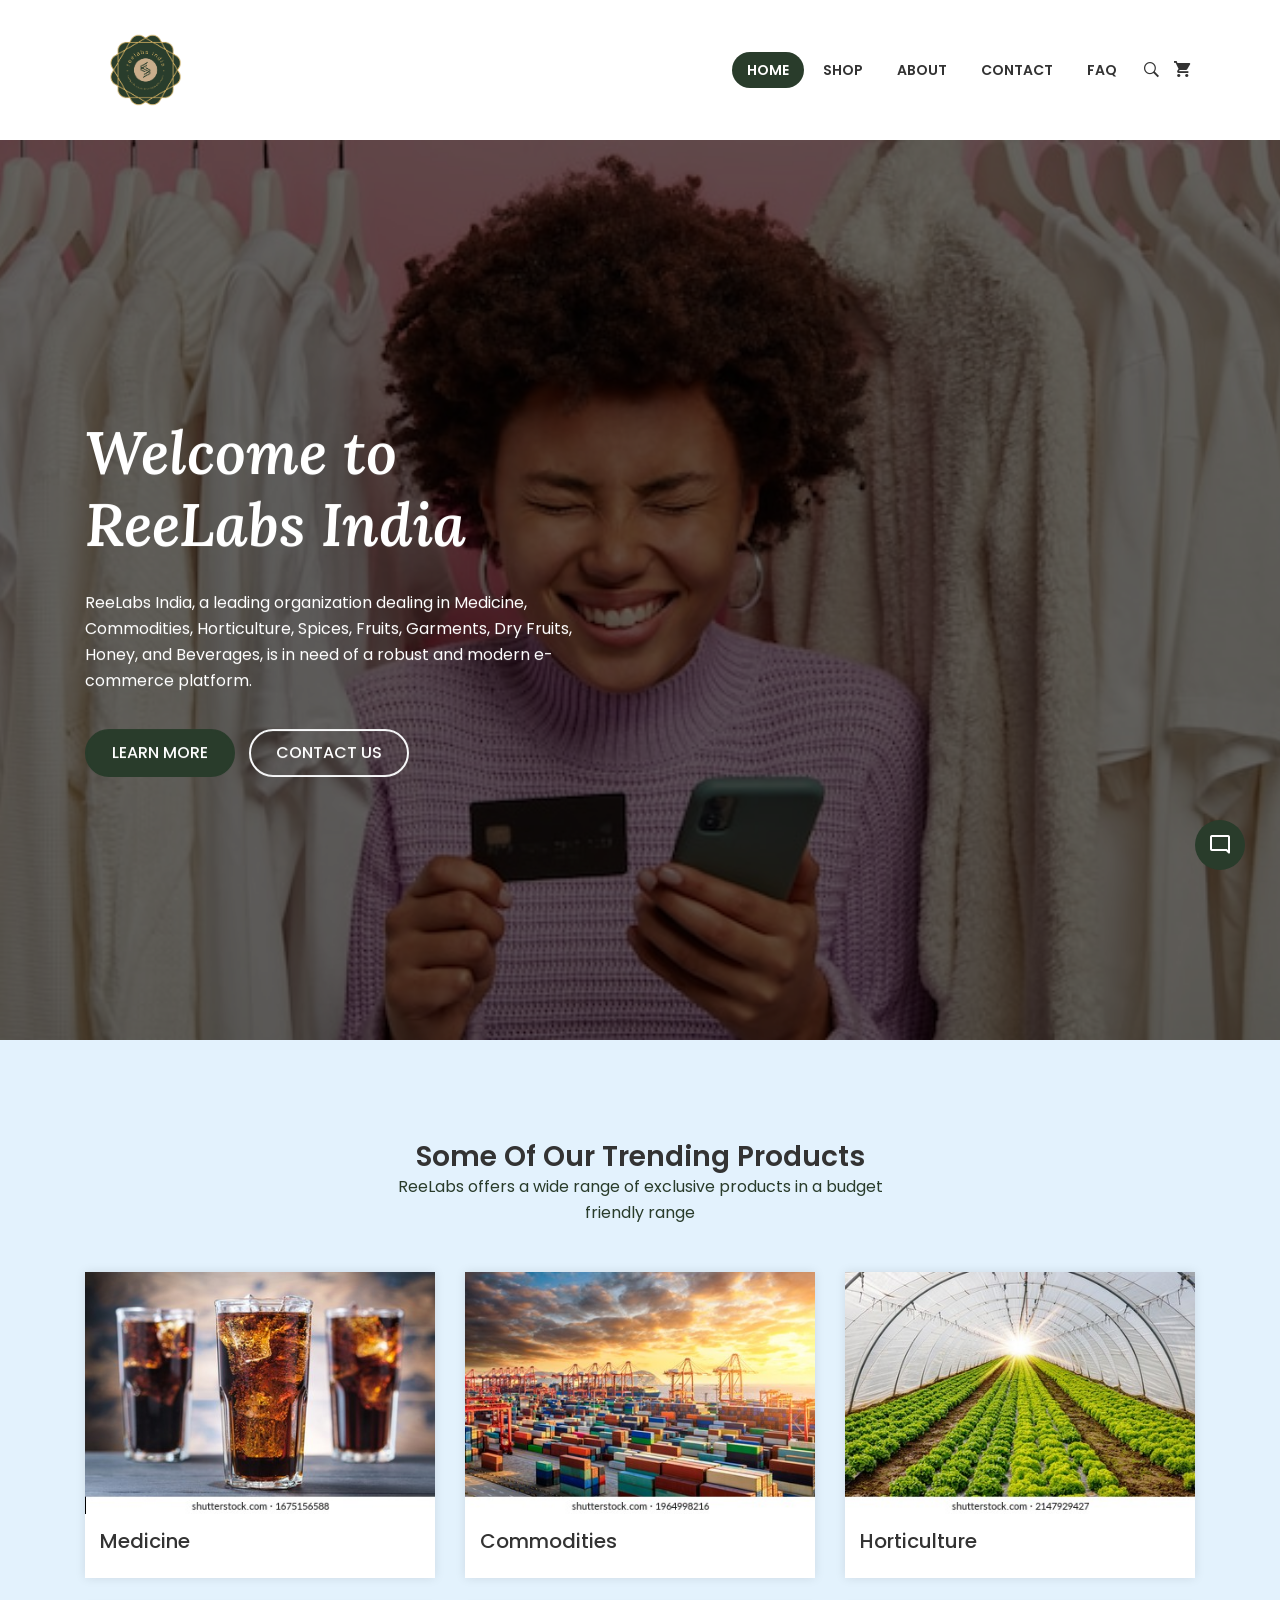
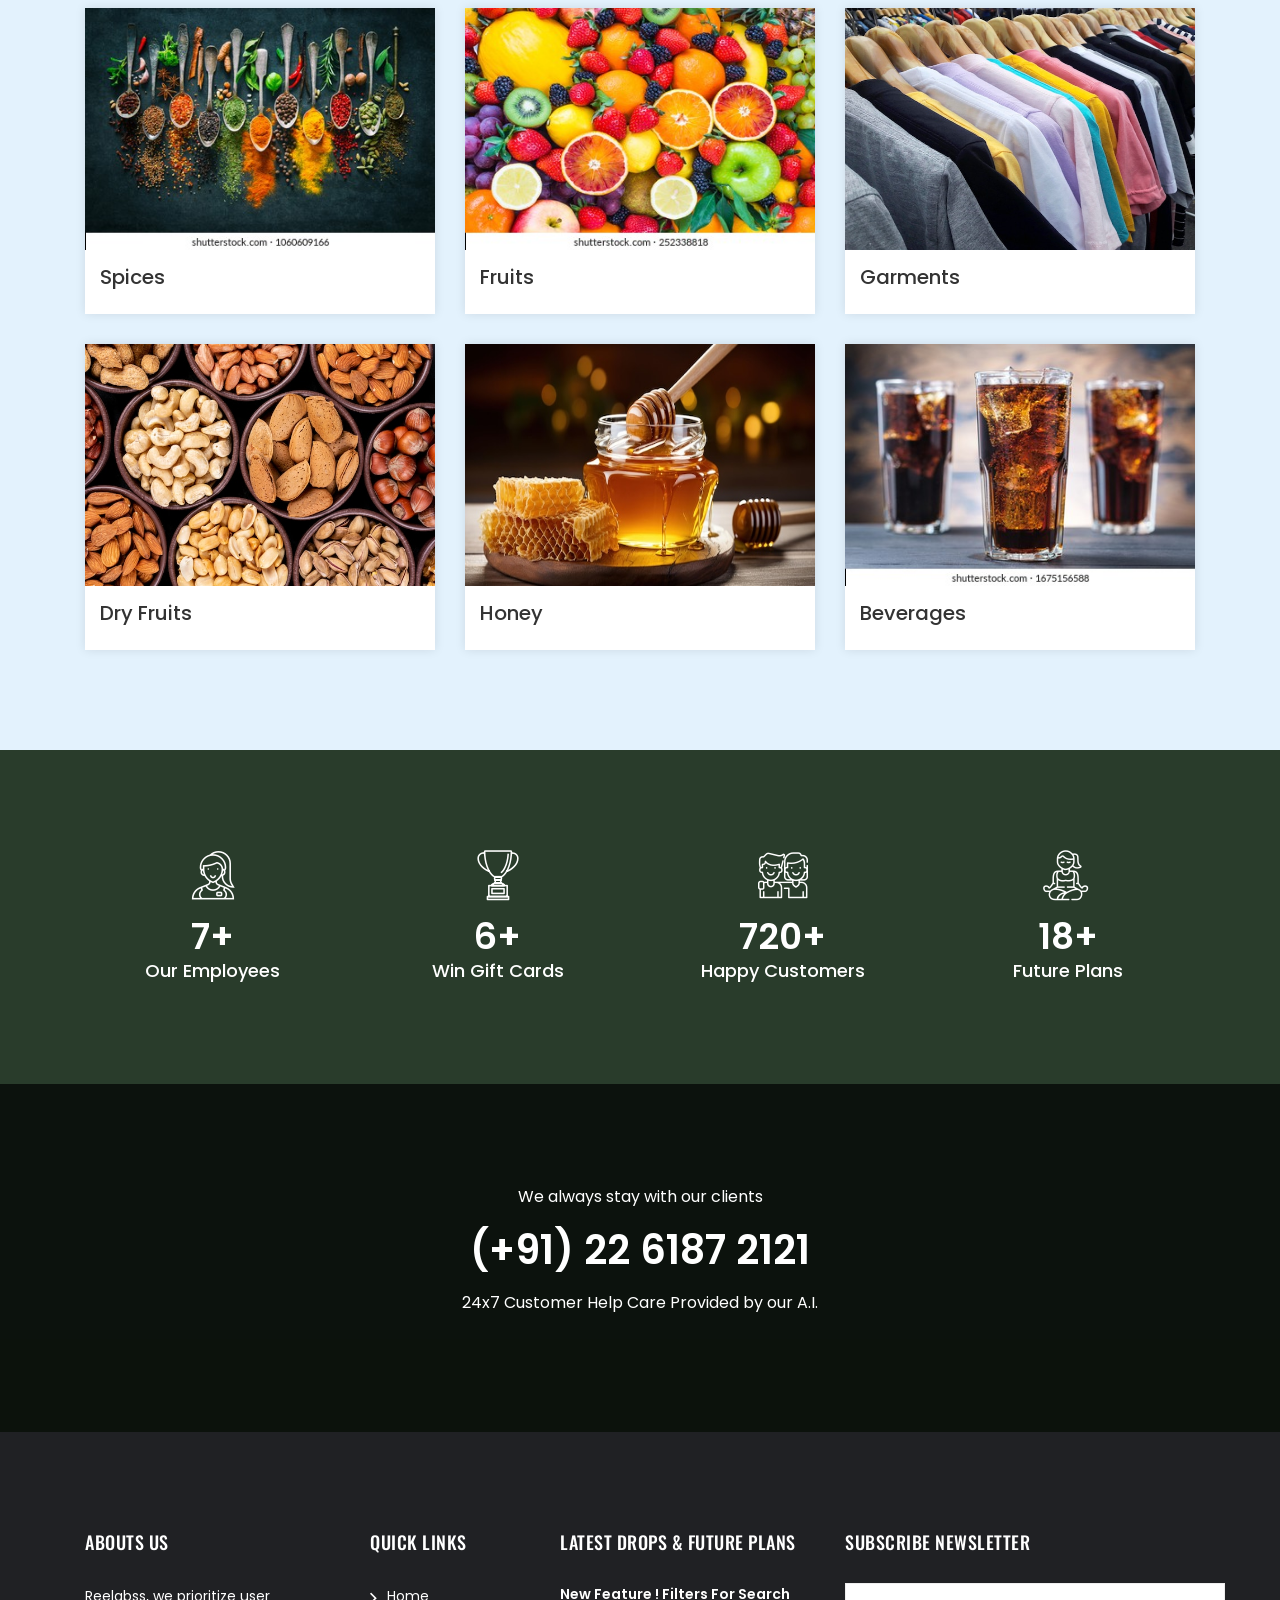
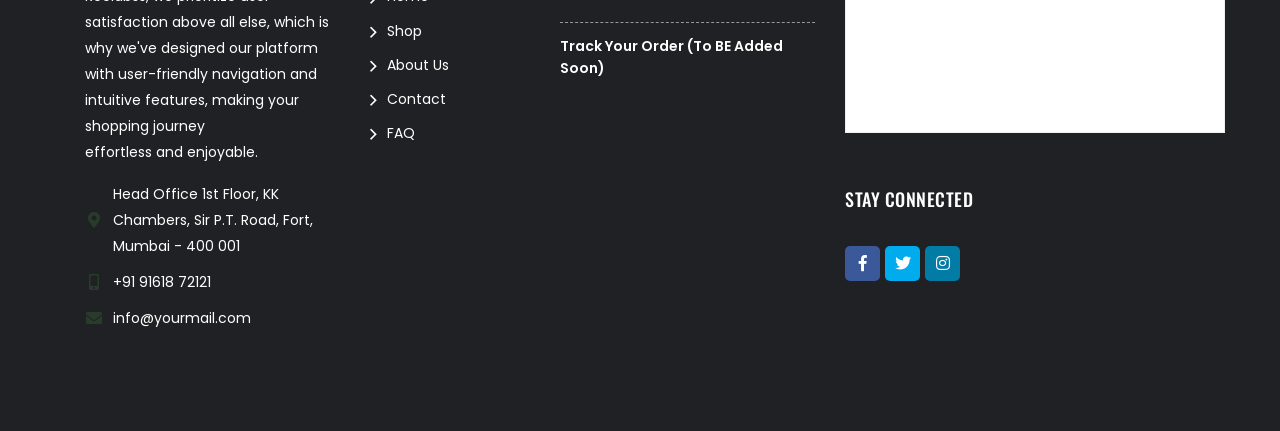
<file: index.html>
<!DOCTYPE html>
<html lang="en">

<head>
    <!-- Meta -->
    <meta charset="utf-8">
    <meta http-equiv="X-UA-Compatible" content="IE=edge">
    <meta content="Anil z" name="author">
    <meta name="viewport" content="width=device-width, initial-scale=1">
    <meta name="description"
        content="ReeLabs India, a leading organization dealing in Medicine, Commodities, Horticulture, Spices, Fruits, Garments, Dry Fruits, Honey, and Beverages.">
    <meta name="keywords"
        content="Reelabs Medicine, Reelabs Commodities, Reelabs Horticulture, Reelabs Spices, Reelabs Fruits, Reelabs Garments, Reelabs Dry Fruits, Reelabs Honey, Reelabs Beverages, ReeLabs E-commerce website">

        
    <!-- SITE TITLE -->
    <title>Home | Reelabs India</title>
    <!-- Favicon Icon -->
    <link rel="shortcut icon" type="image/x-icon" href="assets/images/logo.png">
    <!-- Animation CSS -->
    <link rel="stylesheet" href="assets/css/animate.css">
    <!-- Latest Bootstrap min CSS -->
    <link rel="stylesheet" href="assets/bootstrap/css/bootstrap.min.css">
    <!-- Google Font -->
    <link href="https://fonts.googleapis.com/css?family=Oswald:200,300,400,500,600,700&amp;display=swap"
        rel="stylesheet">
    <link href="https://fonts.googleapis.com/css?family=Lora:400,400i,700,700i&amp;display=swap" rel="stylesheet">
    <link href="https://fonts.googleapis.com/css?family=Poppins:100,200,300,400,500,600,700,800,900&amp;display=swap"
        rel="stylesheet">
    <!-- Icon Font CSS -->
    <link rel="stylesheet" href="assets/css/ionicons.min.css">
    <!-- FontAwesome CSS -->
    <link rel="stylesheet" href="assets/css/all.min.css">
    <!-- Flaticon Font CSS -->
    <link rel="stylesheet" href="assets/css/flaticon.css">
    <!-- Themify Font CSS -->
    <link rel="stylesheet" href="assets/css/themify-icons.css">
    <!--- owl carousel CSS-->
    <link rel="stylesheet" href="assets/owlcarousel/css/owl.carousel.min.css">
    <link rel="stylesheet" href="assets/owlcarousel/css/owl.theme.css">
    <link rel="stylesheet" href="assets/owlcarousel/css/owl.theme.default.min.css">
    <!-- Magnific Popup CSS -->
    <link rel="stylesheet" href="assets/css/magnific-popup.css">
    <!-- jquery-ui CSS -->
    <link rel="stylesheet" href="assets/css/jquery-ui.css">
    <!-- Style CSS -->
    <link rel="stylesheet" href="assets/css/style.css">
    <link rel="stylesheet" href="assets/css/responsive.css">
    <link rel="stylesheet" id="layoutstyle" href="assets/color/theme-default.css">

    <style type="text/css" id="operaUserStyle"></style>


    <link rel="stylesheet" href="https://fonts.googleapis.com/css2?family=Material+Symbols+Outlined:opsz,wght,FILL,GRAD@48,400,0,0" />
    <link rel="stylesheet" href="https://fonts.googleapis.com/css2?family=Material+Symbols+Rounded:opsz,wght,FILL,GRAD@48,400,1,0" />
    <script src="./assets/js/chatbot/chatbot.js" defer></script>


</head>

<body class="owo">


    <div style="position: relative;">
        <button class="chatbot-toggler" style="position: fixed;z-index: 1000;">
          <span class="material-symbols-rounded">mode_comment</span>
          <span class="material-symbols-outlined">close</span>
        </button>
        <div class="chatbot" style="position: fixed;z-index: 1000">
          <header>
            <h2>Chatbot</h2>
            <span class="close-btn material-symbols-outlined">close</span>
          </header>
          <ul class="chatbox">
            <li class="chat incoming">
              <span class="material-symbols-outlined">smart_toy</span>
              <p>Hi there 👋<br>How can I help you today?</p>
            </li>
          </ul>
          <div class="chat-input">
            <textarea placeholder="Enter a message..." spellcheck="false" required></textarea>
            <span id="send-btn" class="material-symbols-rounded">send</span>
          </div>
        </div>
    </div>



    <!-- START HEADER -->
    <header class="header_wrap dark_skin main_menu_uppercase main_menu_weight_600 menu_style1">
        <div class="container">
            <nav class="navbar navbar-expand-lg">
                <a class="navbar-brand" href="index.html">
                    <img src="assets/images/logo.png" alt="" height="120px" width="120px">
                </a>
                <button class="navbar-toggler" type="button" data-toggle="collapse"
                    data-target="#navbarSupportedContent" aria-controls="navbarSupportedContent" aria-expanded="false"
                    aria-label="Toggle navigation"> <span class="ion-android-menu"></span> </button>
                <div class="collapse navbar-collapse justify-content-end" id="navbarSupportedContent">
                    <ul class="navbar-nav">
                        <li class="dropdown">
                            <a class="nav-link active" href="index.html">Home</a>
                        </li>
                        <li>
                            <a class="nav-link" href="shop.html">Shop</a>
                        </li>
                        <li>
                            <a class="nav-link" href="about.html">About</a>
                        <li>
                            <a class="nav-link" href="contact.html">Contact</a>
                        </li>
                        <li>
                            <a class="nav-link" href="faq.html">FAQ</a>
                        </li>

                        <!-- For Dropdown Menu  -->
                        <!-- <li class="dropdown">
                            <a class="nav-link" href="#" data-toggle="dropdown">FAQ</a>
                        </li> -->
                    </ul>
                </div>
                <ul class="navbar-nav attr-nav align-items-center">
                    <li><a href="javascript:void(0);" class="nav-link search_trigger"><i
                                class="ion-ios-search-strong"></i></a>
                        <div class="search-overlay">
                            <div class="search_wrap">
                                <form>
                                    <div class="rounded_input">
                                        <input type="text" placeholder="Search" class="form-control" id="search_input">
                                    </div>
                                    <button type="submit" class="search_icon"><i class="fas fa-search"></i></button>
                                </form>
                            </div>
                        </div>
                    </li>
                    <li class="dropdown cart_wrap">
                        <a class="nav-link" href="cart.html" data-toggle=""><i class="ion-android-cart"></i></a>
                    </li>
                </ul>
            </nav>
        </div>
    </header>
    <!-- END HEADER -->

    <!-- START SECTION BANNER -->
    <section class="banner_slider full_screen p-0">
        <div id="carouselExampleFade" class="carousel slide carousel-fade" data-ride="carousel">
            <div class="carousel-inner">
                <div class="carousel-item background_bg overlay_bg_60 active"
                    data-img-src="/assets/images/Used/store(gg)"
                    style="background-color:#12821f; background-position: center center; background-size: cover; background-image: url(assets/images/banner_1.jpg);" >
                    <div class="banner_slide_content">
                        <div class="container">
                            <div class="row">
                                <div class="col-lg-6">
                                    <div class="banner_content2 animation text_white animated fadeIn"
                                        data-animation="fadeIn" data-animation-delay="0.3s"
                                        data-parallax="{&quot;y&quot;: 30, &quot;smoothness&quot;: 10}"
                                        style="animation-delay: 0.3s; opacity: 1;">
                                        <h2 class="font_style1 animation animated fadeInUp" data-animation="fadeInUp"
                                            data-animation-delay="0.5s" style="animation-delay: 0.5s; opacity: 1;">
                                            Welcome to ReeLabs India </h2>
                                        <p class="animation animated fadeInUp" data-animation="fadeInUp"
                                            data-animation-delay="0.6s" style="animation-delay: 0.6s; opacity: 1;">
                                            ReeLabs India, a leading organization dealing in Medicine, Commodities,
                                            Horticulture, Spices, Fruits, Garments, Dry Fruits, Honey, and Beverages, is
                                            in need of a robust and modern e-commerce platform.</p>
                                        <a class="btn btn-default btn-radius animation animated fadeInUp"
                                            href="about.html" data-animation="fadeInUp" data-animation-delay="0.7s"
                                            style="animation-delay: 0.7s; opacity: 1;">Learn More</a>
                                        <a class="btn btn-outline-light btn-radius animation animated fadeInUp"
                                            href="contact.html" data-animation="fadeInUp" data-animation-delay="0.8s"
                                            style="animation-delay: 0.8s; opacity: 1;">Contact Us</a>
                                    </div>
                                </div>
                            </div>
                        </div>
                    </div>
                </div>
                <div class="carousel-item background_bg overlay_bg_60"
                style="background-color:#12821f; background-position: center center; background-size: cover; background-image: url(assets/images/banner_2.jpg);" >
                <div class="banner_slide_content">
                        <div class="container">
                            <div class="row justify-content-end">
                                <div class="col-lg-6">
                                    <div class="banner_content2 animation text_white animated fadeIn"
                                        data-animation="fadeIn" data-animation-delay="0.4s"
                                        style="animation-delay: 0.4s; opacity: 1;">
                                        <h2 class="font_style1 animation animated fadeInDown"
                                            data-animation="fadeInDown" data-animation-delay="0.5s"
                                            style="animation-delay: 0.5s; opacity: 1;">Your Ultimate Destination for
                                            Exceptional E-commerce Experiences</h2>
                                        <p class="animation animated fadeInUp" data-animation="fadeInUp"
                                            data-animation-delay="0.6s" style="animation-delay: 0.6s; opacity: 1;">
                                            Welcome to Reelabs, where innovation meets convenience in the world of
                                            online shopping.</p>
                                        <a class="btn btn-default btn-radius animation animated fadeInUp"
                                            href="about.html" data-animation="fadeInUp" data-animation-delay="0.7s"
                                            style="animation-delay: 0.7s; opacity: 1;">Learn More</a>
                                        <a class="btn btn-outline-light btn-radius animation animated fadeInUp"
                                            href="contact.html" data-animation="fadeInUp" data-animation-delay="0.8s"
                                            style="animation-delay: 0.8s; opacity: 1;">Contact Us</a>
                                    </div>
                                </div>
                            </div>
                        </div>
                    </div>
                </div>
                <div class="carousel-item background_bg overlay_bg_60"
                style="background-color:#12821f; background-position: center center; background-size: cover; background-image: url(assets/images/banner_3.jpg);" >
                    <div class="banner_slide_content">
                        <div class="container">
                            <div class="row justify-content-center">
                                <div class="col-md-7">
                                    <div class="banner_content2 animation text-center text_white animated fadeIn"
                                        data-animation="fadeIn" data-animation-delay="0.4s"
                                        data-parallax="{&quot;y&quot;: 30, &quot;smoothness&quot;: 10}"
                                        style="animation-delay: 0.4s; opacity: 1;">
                                        <h2 class="font_style1 animation animated fadeInDown"
                                            data-animation="fadeInDown" data-animation-delay="0.5s"
                                            style="animation-delay: 0.5s; opacity: 1;">At Reelabs, we prioritize user
                                            satisfaction above all else </h2>
                                        <p class="animation animated fadeInUp" data-animation="fadeInUp"
                                            data-animation-delay="0.6s" style="animation-delay: 0.6s; opacity: 1;">
                                            Reelabs is more than just a marketplace; it's a community. </p>
                                        <a class="btn btn-default btn-radius animation animated fadeInUp"
                                            href="about.html" data-animation="fadeInUp" data-animation-delay="0.7s"
                                            style="animation-delay: 0.7s; opacity: 1;">Learn More</a>
                                        <a class="btn btn-outline-light btn-radius animation animated fadeInUp"
                                            href="contact.html" data-animation="fadeInUp" data-animation-delay="0.8s"
                                            style="animation-delay: 0.8s; opacity: 1;">Contact Us</a>
                                    </div>
                                </div>
                            </div>
                        </div>
                    </div>
                </div>
            </div>
            <div class="carousel_nav carousel_style2">
                <a class="carousel-control-prev" href="#carouselExampleFade" role="button" data-slide="prev"><i
                        class="ion-chevron-left"></i></a>
                <a class="carousel-control-next" href="#carouselExampleFade" role="button" data-slide="next"><i
                        class="ion-chevron-right"></i></a>
            </div>
        </div>
    </section>
    <!-- END SECTION BANNER -->


    <!-- START SECTION CLASSES -->
    <section class="pb_70">
        <div class="container">
            <div class="row justify-content-center">
                <div class="col-xl-6 col-lg-8 col-md-10 text-center animation" data-animation="fadeInUp"
                    data-animation-delay="0.1s" style="animation-delay: 0.1s; opacity: 0;">
                    <div class="heading_s3 text-center">
                        <h3>Some Of Our Trending Products</h3>
                        <!-- <div class="title_icon"><i class="flaticon-lotus"></i></div> -->
                    </div>
                    <p>ReeLabs offers a wide range of exclusive products in a budget friendly range </p>
                    <div class="small_divider clearfix"></div>
                </div>
            </div>
            <div class="row">
                <div class="col-lg-4 col-sm-6">
                    <div class="classes_box classes_box_style1 box_shadow1 animation" data-animation="fadeInUp"
                        data-animation-delay="0.1s" style="animation-delay: 0.1s; opacity: 0;">
                        <div class="classes_img">
                            <img src="assets/images/breverage.jpg" alt="image" height="242px" width="360px">
                            <div class="link_container">
                                <a href="shop.html"></a>
                            </div>
                        </div>
                        <div class="classes_info">
                            <div class="classes_title">
                                <h4><a href="shop.html">Medicine</a></h4>
                            </div>
                        </div>
                    </div>
                </div>
                <div class="col-lg-4 col-sm-6">
                    <div class="classes_box classes_box_style1 box_shadow1 animation" data-animation="fadeInUp"
                        data-animation-delay="0.1s" style="animation-delay: 0.1s; opacity: 0;">
                        <div class="classes_img">
                            <img src="assets/images/commodities.jpg" alt="image" height="242px" width="360px">
                            <div class="link_container">
                                <a href="shop.html"></a>
                            </div>
                        </div>
                        <div class="classes_info">

                            <div class="classes_title">

                                <h4><a href="shop.html">Commodities</a></h4>
                            </div>

                        </div>
                    </div>
                </div>
                <div class="col-lg-4 col-sm-6">
                    <div class="classes_box classes_box_style1 box_shadow1 animation" data-animation="fadeInUp"
                        data-animation-delay="0.1s" style="animation-delay: 0.1s; opacity: 0;">
                        <div class="classes_img">
                            <img src="assets/images/horticulture.jpg" alt="image" height="242px" width="360px">
                            <div class="link_container">
                                <a href="shop.html"></i></a>
                            </div>
                        </div>
                        <div class="classes_info">

                            <div class="classes_title">

                                <h4><a href="shop.html">Horticulture</a></h4>
                            </div>

                        </div>
                    </div>
                </div>
                <div class="col-lg-4 col-sm-6">
                    <div class="classes_box classes_box_style1 box_shadow1 animation" data-animation="fadeInUp"
                        data-animation-delay="0.1s" style="animation-delay: 0.1s; opacity: 0;">
                        <div class="classes_img">
                            <img src="assets/images/spices.jpg" alt="image" height="242px" width="360px">
                            <div class="link_container">
                                <a href="shop.html"></a>
                            </div>
                        </div>
                        <div class="classes_info">

                            <div class="classes_title">

                                <h4><a href="shop.html">Spices</a></h4>
                            </div>

                        </div>
                    </div>
                </div>
                <div class="col-lg-4 col-sm-6">
                    <div class="classes_box classes_box_style1 box_shadow1 animation" data-animation="fadeInUp"
                        data-animation-delay="0.1s" style="animation-delay: 0.1s; opacity: 0;">
                        <div class="classes_img">
                            <img src="assets/images/fruits.jpg" alt="image" height="242px" width="360px">
                            <div class="link_container">
                                <a href="shop.html"></a>
                            </div>
                        </div>
                        <div class="classes_info">

                            <div class="classes_title">

                                <h4><a href="shop.html">Fruits</a></h4>
                            </div>

                        </div>
                    </div>
                </div>
                <div class="col-lg-4 col-sm-6">
                    <div class="classes_box classes_box_style1 box_shadow1 animation" data-animation="fadeInUp"
                        data-animation-delay="0.1s" style="animation-delay: 0.1s; opacity: 0;">
                        <div class="classes_img">
                            <img src="assets/images/garments.jpg" alt="image" height="242px" width="360px">
                            <div class="link_container">
                                <a href="shop.html"></a>
                            </div>
                        </div>
                        <div class="classes_info">

                            <div class="classes_title">

                                <h4><a href="shop.html">Garments</a></h4>
                            </div>

                        </div>
                    </div>
                </div>
                <div class="col-lg-4 col-sm-6">
                    <div class="classes_box classes_box_style1 box_shadow1 animation" data-animation="fadeInUp"
                        data-animation-delay="0.1s" style="animation-delay: 0.1s; opacity: 0;">
                        <div class="classes_img">
                            <img src="assets/images/dryfruits.jpg" alt="image" height="242px" width="360px">
                            <div class="link_container">
                                <a href="shop.html"></a>
                            </div>
                        </div>
                        <div class="classes_info">
                            <div class="classes_title">
                                <h4><a href="shop.html">Dry Fruits</a></h4>
                            </div>
                        </div>
                    </div>
                </div>
                <div class="col-lg-4 col-sm-6">
                    <div class="classes_box classes_box_style1 box_shadow1 animation" data-animation="fadeInUp"
                        data-animation-delay="0.1s" style="animation-delay: 0.1s; opacity: 0;">
                        <div class="classes_img">
                            <img src="assets/images/honey.jpg" alt="image" height="242px" width="360px">
                            <div class="link_container">
                                <a href="shop.html"></a>
                            </div>
                        </div>
                        <div class="classes_info">
                            <div class="classes_title">
                                <h4><a href="shop.html">Honey</a></h4>
                            </div>
                        </div>
                    </div>
                </div>
                <div class="col-lg-4 col-sm-6">
                    <div class="classes_box classes_box_style1 box_shadow1 animation" data-animation="fadeInUp"
                        data-animation-delay="0.1s" style="animation-delay: 0.1s; opacity: 0;">
                        <div class="classes_img">
                            <img src="assets/images/breverage.jpg" alt="image" height="242px" width="360px">
                            <div class="link_container">
                                <a href="shop.html"></a>
                            </div>
                        </div>
                        <div class="classes_info">
                            <div class="classes_title">
                                <h4><a href="shop.html">Beverages</a></h4>
                            </div>
                        </div>
                    </div>
                </div>
            </div>
        </div>
    </section>
    <!-- END SECTION CLASSES -->



    <!-- START SECTION EVENTS -->
    <section style="background-color: #293C2B;">
        <div class="container" style="background-color: #293C2B;">
            <div class="row">
                <div class="col-md-3 col-6 animation" data-animation="fadeInUp" data-animation-delay="0.2s">
                    <div class="box_counter counter_white text-center">
                        <i class="flaticon-trainers"></i>
                        <h3 class="counter_text"><span class="counter">18</span>+</h3>
                        <p>Our Employees</p>
                    </div>
                </div>
                <div class="col-md-3 col-6 animation" data-animation="fadeInUp" data-animation-delay="0.3s">
                    <div class="box_counter counter_white text-center">
                        <i class="flaticon-trophy"></i>
                        <h3 class="counter_text"><span class="counter">15</span>+</h3>
                        <p>Win Gift Cards</p>
                    </div>
                </div>
                <div class="col-md-3 col-6 animation" data-animation="fadeInUp" data-animation-delay="0.4s">
                    <div class="box_counter counter_white text-center">
                        <i class="flaticon-users"></i>
                        <h3 class="counter_text"><span class="counter">1800</span>+</h3>
                        <p>Happy Customers</p>
                    </div>
                </div>
                <div class="col-md-3 col-6 animation" data-animation="fadeInUp" data-animation-delay="0.5s">
                    <div class="box_counter counter_white text-center">
                        <i class="flaticon-classes"></i>
                        <h3 class="counter_text"><span class="counter">45</span>+</h3>
                        <p>Future Plans</p>
                    </div>
                </div>
            </div>
        </div>
    </section>
    <!-- END SECTION EVENTS -->

    <!-- START SECTION CALL TO ACTION -->
    <section class="overlay_bg_70 parallax_bg" style="position: relative;  overflow: hidden; z-index: 1;">
        <div class="parallax-inner"
            style="position: absolute; background-color:#293C2B; background-position: center center; background-repeat: no-repeat; background-size: cover; width: 926px; height: 735px; transform: translate3d(0px, -259px, 0px); transition: transform 100ms ease 0s; z-index: -1;">
        </div>
        <div class="container">
            <div class="row justify-content-center">
                <div class="col-xl-6 col-md-8 col-sm-10 text-center text_white animation" data-animation="fadeInUp"
                    data-animation-delay="0.2s" style="animation-delay: 0.2s; opacity: 0;">
                    <div class="heading_s3 mb-3">
                        <span class="pb-3 d-block">We always stay with our clients</span>
                        <h2>(+91) 22 6187 2121</h2>
                    </div>
                    <p>24x7 Customer Help Care Provided by our A.I.</p>

                </div>
            </div>
        </div>
    </section>

    <!-- START FOOTER -->

    <!-- START FOOTER -->
    <footer class="bg_dark footer_dark">
        <div class="top_footer">
            <div class="container">
                <div class="row">
                    <div class="col-lg-3 col-sm-7 mb-4 mb-lg-0">
                        <h5 class="widget_title">Abouts us</h5>
                        <div class="footer_desc">
                            <p>Reelabss, we prioritize user satisfaction above all else, which is why we've designed our
                                platform with user-friendly navigation and intuitive features, making your shopping
                                journey effortless and enjoyable.</p>
                        </div>
                        <ul class="contact_info list_none">
                            <li>
                                <span class="fa fa-map-marker-alt "></span>
                                <address>Head Office
                                    1st Floor, KK Chambers,
                                    Sir P.T. Road, Fort,

                                    Mumbai - 400 001</address>
                            </li>
                            <li>
                                <span class="fa fa-mobile-alt"></span>
                                <a href="tel:+912261872121">+91 91618 72121</a>
                            </li>
                            <li>
                                <span class="fa fa-envelope"></span>
                                <a href="mailto:info@yourmail.com">info@yourmail.com</a>
                            </li>
                        </ul>
                    </div>
                    <div class="col-lg-2 col-sm-5 mb-4 mb-lg-0">
                        <h5 class="widget_title">Quick Links</h5>
                        <ul class="list_none widget_links links_style2">
                            <li><a href="index.html">Home</a></li>
                            <li><a href="shop.html">Shop</a></li>
                            <li><a href="about.html">About Us</a></li>
                            <li><a href="contact.html">Contact</a></li>
                            <li><a href="faq.html">FAQ</a></li>
                                       
                        </ul>
                    </div>
                    <div class="col-lg-3 col-md-7 mb-4 mb-md-0">
                        <h5 class="widget_title">Latest Drops & Future Plans</h5>
                        <ul class="recent_post border_bottom_dash list_none">
                            <li>
                                <div class="post_footer">
                                    <div class="post_content">
                                        <h6><a href="#">New Feature ! Filters for Search</a></h6>

                                    </div>
                                </div>
                            </li>
                            <li>
                                <div class="post_footer">
                                    <div class="post_content">
                                        <h6><a href="#">Track your Order (To BE Added Soon)</a></h6>

                                    </div>
                                </div>
                            </li>
                        </ul>
                    </div>
                    <div class="col-lg-4 col-md-5">
                        <h5 class="widget_title">Subscribe Newsletter</h5>
                        <div class="newsletter_form mb-4 mb-lg-5">
                            <iframe src="https://tachodex.substack.com/embed" width="380" height="150"
                                style="border:1px solid #EEE; background:white;" frameborder="0"
                                scrolling="no"></iframe>
                        </div>
                        <h5 class="widget_title">Stay Connected</h5>
                        <ul class="list_none social_icons radius_social">
                            <li><a href="https://www.facebook.com/Reelabs" class="sc_facebook"><i
                                        class="fab fa-facebook-f"></i></a></li>
                            <li><a href="https://www.twitter.com/reelabs" class="sc_twitter"><i
                                        class="fab fa-twitter"></i></a></li>
                            <li><a href="https://www.instagram.com/reelabs" class="sc_instagram"><i
                                        class="fab fa-instagram"></i></a></li>
                                       
                        </ul>
                    </div>
                </div>
            </div>
        </div>

    </footer>
    <!-- END FOOTER -->


    <!-- <a href="#" class="scrollup" style="display: none;"><i class="ion-ios-arrow-up"></i></a> -->


    <!-- Latest jQuery -->
    <script src="assets/js/jquery-1.12.4.min.js"></script>
    <!-- jquery-ui js -->
    <script src="assets/js/jquery-ui.js"></script>
    <!-- popper min js -->
    <script src="assets/js/popper.min.js"></script>
    <!-- Latest compiled and minified Bootstrap -->
    <script src="assets/bootstrap/js/bootstrap.min.js"></script>
    <!-- owl-carousel min js  -->
    <script src="assets/owlcarousel/js/owl.carousel.min.js"></script>
    <!-- magnific-popup min js  -->
    <script src="assets/js/magnific-popup.min.js"></script>
    <!-- waypoints min js  -->
    <script src="assets/js/waypoints.min.js"></script>
    <!-- parallax js  -->
    <script src="assets/js/parallax.js"></script>
    <!-- jquery dd js  -->
    <script src="assets/js/jquery.dd.min.js"></script>
    <!-- countdown js  -->
    <script src="assets/js/jquery.countdown.min.js"></script>
    <!-- jquery.counterup.min js -->
    <script src="assets/js/jquery.counterup.min.js"></script>
    <!-- jquery.parallax-scroll js -->
    <script src="assets/js/jquery.parallax-scroll.js"></script>
    <!-- fit video  -->
    <script src="assets/js/jquery.fitvids.js"></script>
    <!-- imagesloaded js -->
    <script src="assets/js/imagesloaded.pkgd.min.js"></script>
    <!-- isotope min js -->
    <script src="assets/js/isotope.min.js"></script>
    <!-- cookie js -->
    <script src="assets/js/js.cookie.js"></script>
    <!-- scripts js -->
    <script src="assets/js/scripts.js"></script>


</body>

</html>
</file>
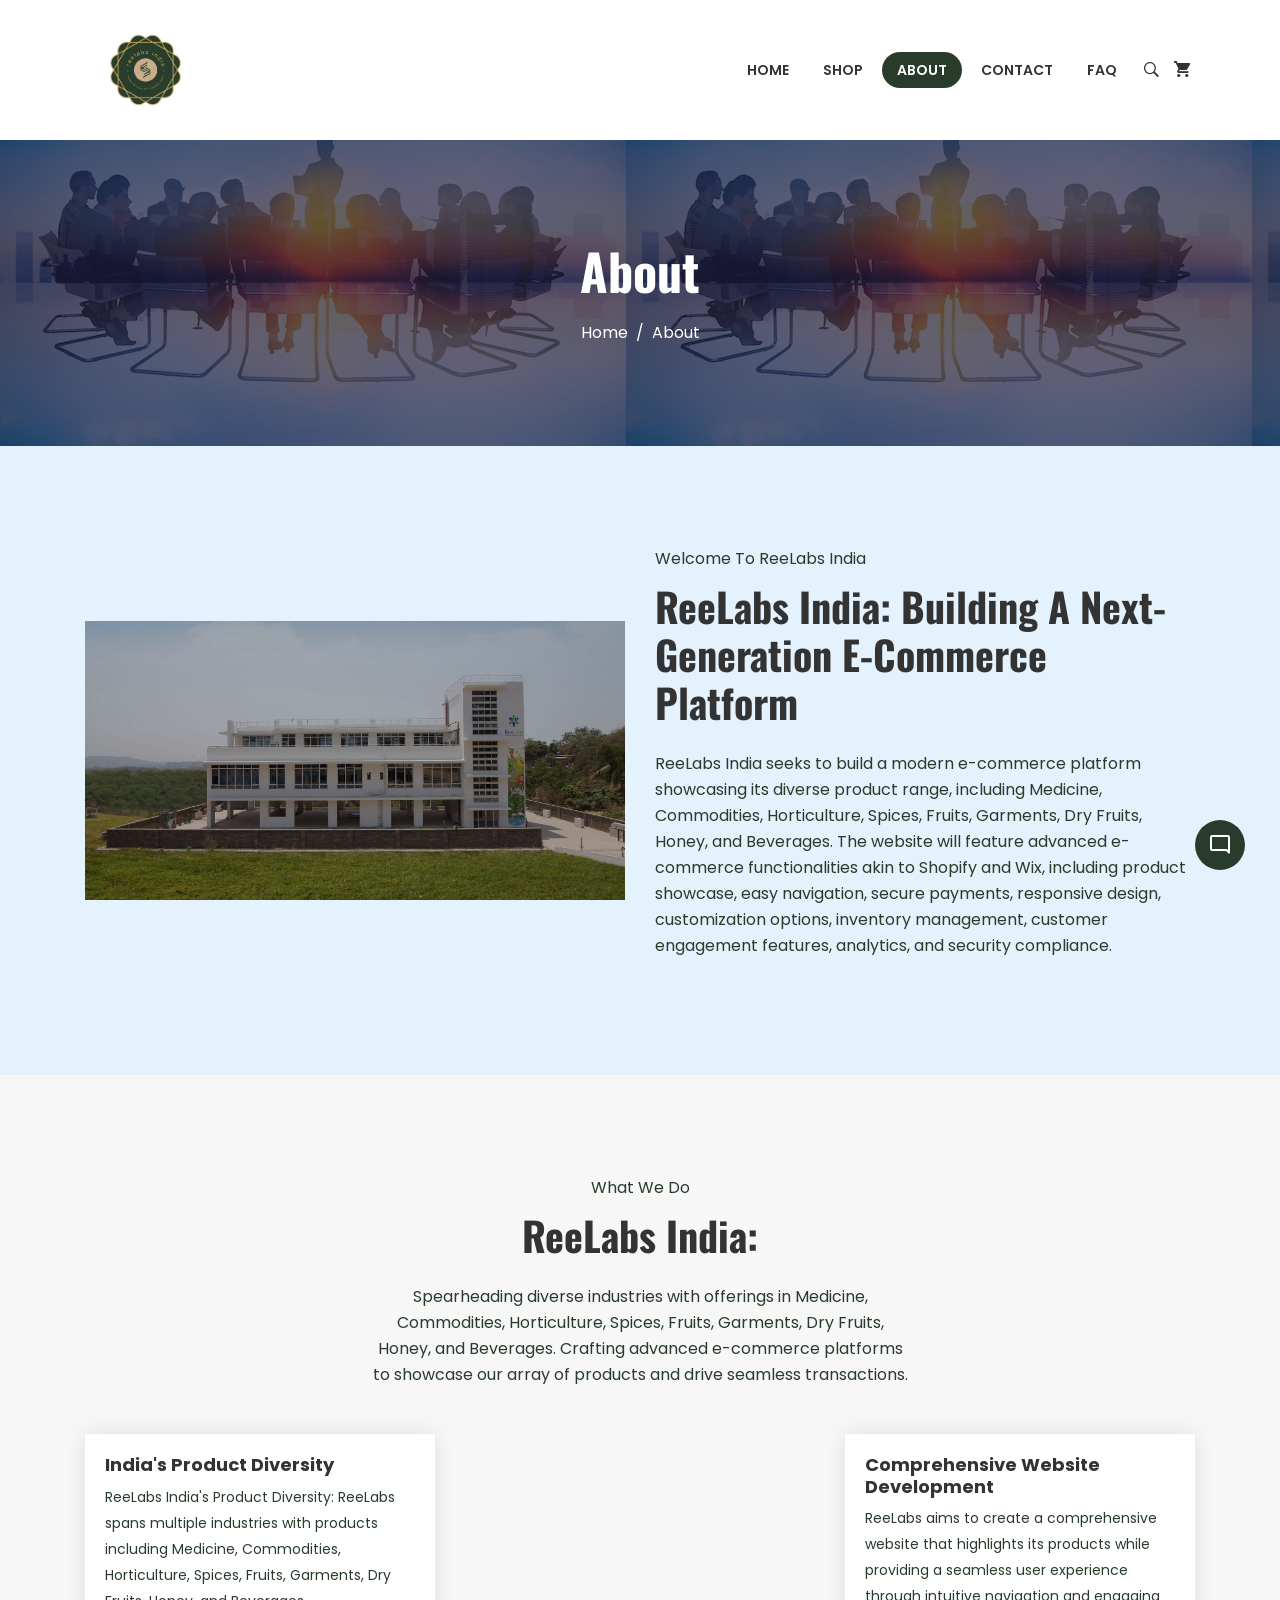
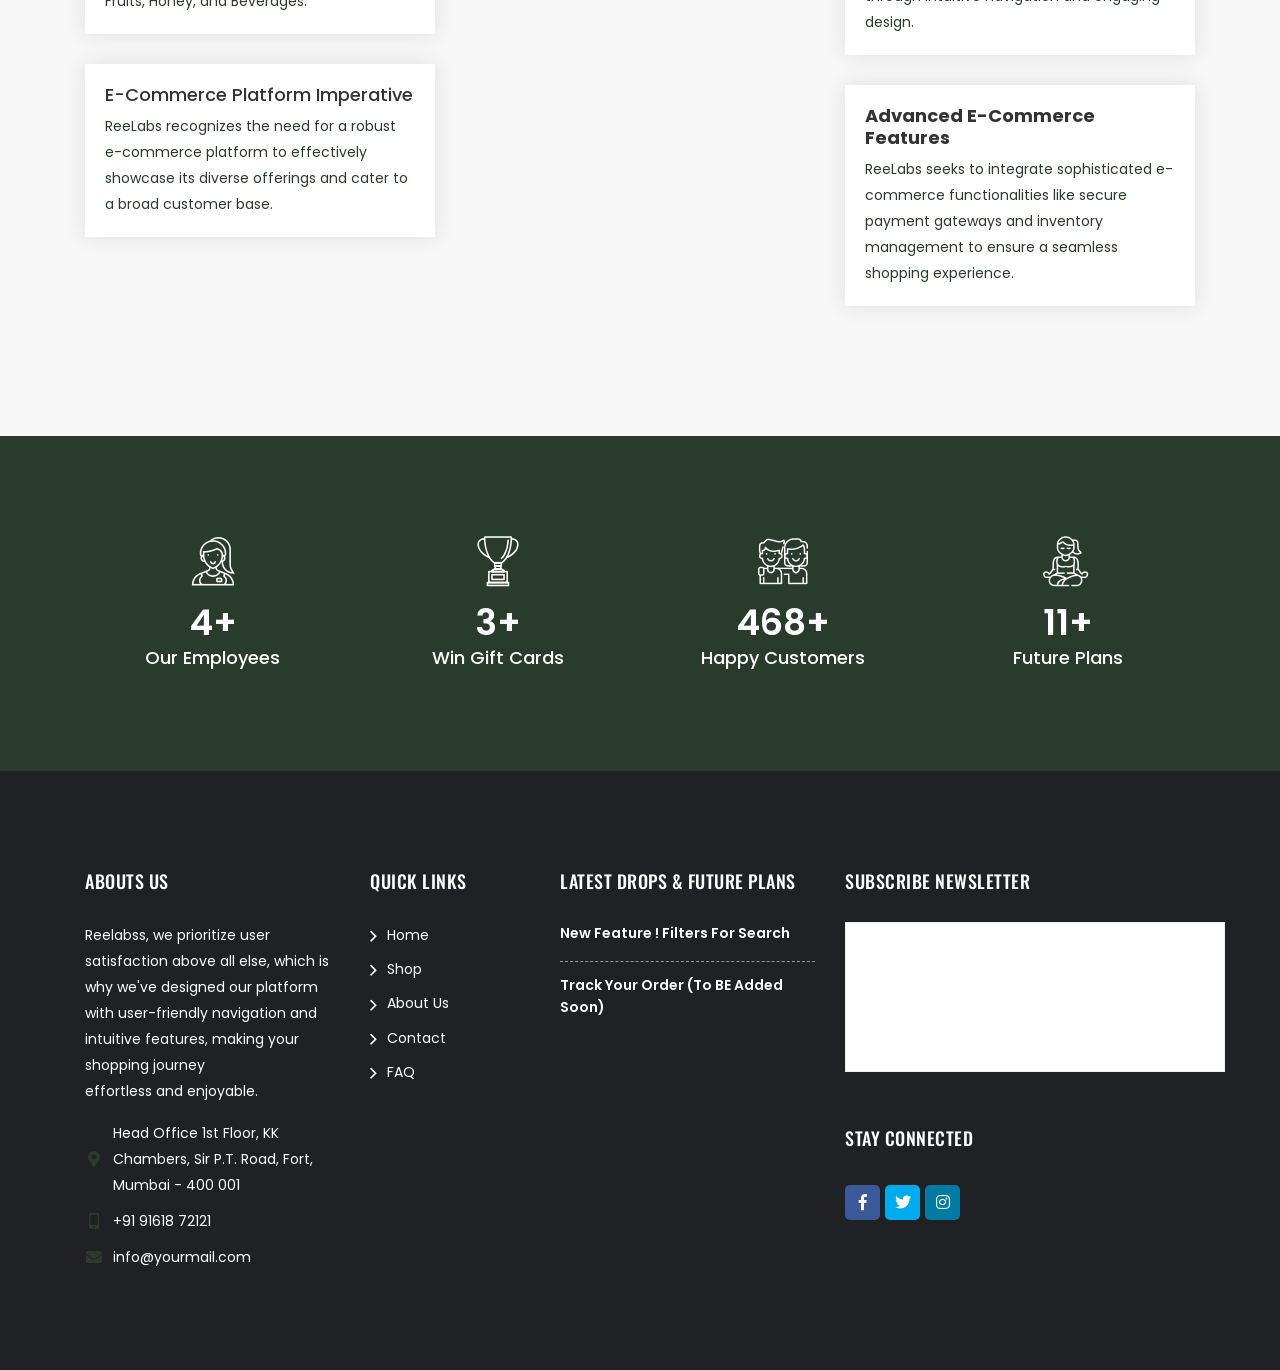
<file: about.html>
<!DOCTYPE html>
<html lang="en">

<head>
    <!-- Meta -->
    <meta charset="utf-8">
    <meta http-equiv="X-UA-Compatible" content="IE=edge">
    <meta content="Anil z" name="author">
    <meta name="viewport" content="width=device-width, initial-scale=1">
    <meta name="description"
        content="ReeLabs India, a leading organization dealing in Medicine, Commodities, Horticulture, Spices, Fruits, Garments, Dry Fruits, Honey, and Beverages.">
    <meta name="keywords"
        content="Reelabs Medicine, Reelabs Commodities, Reelabs Horticulture, Reelabs Spices, Reelabs Fruits, Reelabs Garments, Reelabs Dry Fruits, Reelabs Honey, Reelabs Beverages, ReeLabs E-commerce website">

    <!-- SITE TITLE -->
    <title>About | ReeLabs India</title>
    <!-- Favicon Icon -->
    <link rel="shortcut icon" type="image/x-icon" href="assets/images/logo.jpg">
    <!-- Animation CSS -->
    <link rel="stylesheet" href="assets/css/animate.css">
    <!-- Latest Bootstrap min CSS -->
    <link rel="stylesheet" href="assets/bootstrap/css/bootstrap.min.css">
    <!-- Google Font -->
    <link href="https://fonts.googleapis.com/css?family=Oswald:200,300,400,500,600,700&display=swap" rel="stylesheet">
    <link href="https://fonts.googleapis.com/css?family=Lora:400,400i,700,700i&display=swap" rel="stylesheet">
    <link href="https://fonts.googleapis.com/css?family=Poppins:100,200,300,400,500,600,700,800,900&display=swap"
        rel="stylesheet">
    <!-- Icon Font CSS -->
    <link rel="stylesheet" href="assets/css/ionicons.min.css">
    <!-- FontAwesome CSS -->
    <link rel="stylesheet" href="assets/css/all.min.css">
    <!-- Flaticon Font CSS -->
    <link rel="stylesheet" href="assets/css/flaticon.css">
    <!-- Themify Font CSS -->
    <link rel="stylesheet" href="assets/css/themify-icons.css">
    <!--- owl carousel CSS-->
    <link rel="stylesheet" href="assets/owlcarousel/css/owl.carousel.min.css">
    <link rel="stylesheet" href="assets/owlcarousel/css/owl.theme.css">
    <link rel="stylesheet" href="assets/owlcarousel/css/owl.theme.default.min.css">
    <!-- Magnific Popup CSS -->
    <link rel="stylesheet" href="assets/css/magnific-popup.css">
    <!-- jquery-ui CSS -->
    <link rel="stylesheet" href="assets/css/jquery-ui.css">
    <!-- Style CSS -->
    <link rel="stylesheet" href="assets/css/style.css">
    <link rel="stylesheet" href="assets/css/responsive.css">
    <link rel="stylesheet" id="layoutstyle" href="assets/color/theme-default.css">

    <link rel="stylesheet" href="https://fonts.googleapis.com/css2?family=Material+Symbols+Outlined:opsz,wght,FILL,GRAD@48,400,0,0" />
    <link rel="stylesheet" href="https://fonts.googleapis.com/css2?family=Material+Symbols+Rounded:opsz,wght,FILL,GRAD@48,400,1,0" />
    <script src="./assets/js/chatbot/chatbot.js" defer></script>


</head>

<body class="owo">


    <div style="position: relative;">
        <button class="chatbot-toggler" style="position: fixed;z-index: 1000;">
          <span class="material-symbols-rounded">mode_comment</span>
          <span class="material-symbols-outlined">close</span>
        </button>
        <div class="chatbot" style="position: fixed;z-index: 1000">
          <header>
            <h2>Chatbot</h2>
            <span class="close-btn material-symbols-outlined">close</span>
          </header>
          <ul class="chatbox">
            <li class="chat incoming">
              <span class="material-symbols-outlined">smart_toy</span>
              <p>Hi there 👋<br>How can I help you today?</p>
            </li>
          </ul>
          <div class="chat-input">
            <textarea placeholder="Enter a message..." spellcheck="false" required></textarea>
            <span id="send-btn" class="material-symbols-rounded">send</span>
          </div>
        </div>
    </div>

     <!-- START HEADER -->
     <header class="header_wrap dark_skin main_menu_uppercase main_menu_weight_600 menu_style1">
        <div class="container">
            <nav class="navbar navbar-expand-lg">
                <a class="navbar-brand" href="index.html">
                    <img src="assets/images/logo.png" alt="" height="120px" width="120px">
                </a>
                <button class="navbar-toggler" type="button" data-toggle="collapse"
                    data-target="#navbarSupportedContent" aria-controls="navbarSupportedContent" aria-expanded="false"
                    aria-label="Toggle navigation"> <span class="ion-android-menu"></span> </button>
                <div class="collapse navbar-collapse justify-content-end" id="navbarSupportedContent">
                    <ul class="navbar-nav">
                        <li class="dropdown">
                            <a class="nav-link" href="index.html">Home</a>
                        </li>
                        <li>
                            <a class="nav-link" href="shop.html">Shop</a>
                        </li>
                        <li>
                            <a class="nav-link active" href="about.html">About</a>
                        <li>
                            <a class="nav-link" href="contact.html">Contact</a>
                        </li>
                        <li>
                            <a class="nav-link" href="faq.html">FAQ</a>
                        </li>

                        <!-- For Dropdown Menu  -->
                        <!-- <li class="dropdown">
                            <a class="nav-link" href="#" data-toggle="dropdown">FAQ</a>
                        </li> -->
                    </ul>
                </div>
                <ul class="navbar-nav attr-nav align-items-center">
                    <li><a href="javascript:void(0);" class="nav-link search_trigger"><i
                                class="ion-ios-search-strong"></i></a>
                        <div class="search-overlay">
                            <div class="search_wrap">
                                <form>
                                    <div class="rounded_input">
                                        <input type="text" placeholder="Search" class="form-control" id="search_input">
                                    </div>
                                    <button type="submit" class="search_icon"><i class="fas fa-search"></i></button>
                                </form>
                            </div>
                        </div>
                    </li>
                    <li class="dropdown cart_wrap">
                        <a class="nav-link" href="cart.html" data-toggle=""><i class="ion-android-cart"></i></a>
                    </li>
                </ul>
            </nav>
        </div>
    </header>
    <!-- END HEADER -->

    <!-- START SECTION BREADCRUMB -->
    <section class="breadcrumb_section page-title-light background_bg bg_fixed overlay_bg_blue_70"
    style="background-image: url('assets/images/aboutus.jpg');">

        <div class="container">
            <div class="row align-items-center">
                <div class="col-sm-12 text-center">
                    <div class="page-title">
                        <h1>About</h1>
                    </div>
                    <nav aria-label="breadcrumb">
                        <ol class="breadcrumb justify-content-center">
                            <li class="breadcrumb-item"><a href="index.html">Home</a></li>
                            <li class="breadcrumb-item"><a href="about.html">About</a></li>                        
                        </ol>
                    </nav>
                </div>
            </div>
        </div>
    </section>
    <!-- END SECTION BREADCRUMB -->

    <!-- START SECTION ABOUT -->
    <section>
        <div class="container">
            <div class="row align-items-center">
                <div class="col-md-6 animation" data-animation="fadeInUp" data-animation-delay="0.2s">
                    <div class="video_box overlay_bg_30 mb-3 mb-sm-4 mb-md-0">
                        <img src="assets/images/reelabsbldg.jpg" alt="about_img11">

                    </div>
                </div>
                <div class="col-md-6 animation" data-animation="fadeInUp" data-animation-delay="0.3s">
                    <div class="heading_s1">
                        <span class="sub_heading">Welcome to ReeLabs India</span>
                        <h2> ReeLabs India: Building a Next-Generation E-Commerce Platform</h2>
                    </div>
                    <p>
                        ReeLabs India seeks to build a modern e-commerce platform showcasing its diverse product range,
                        including Medicine, Commodities, Horticulture, Spices, Fruits, Garments, Dry Fruits, Honey, and
                        Beverages. The website will feature advanced e-commerce functionalities akin to Shopify and Wix,
                        including product showcase, easy navigation, secure payments, responsive design, customization
                        options, inventory management, customer engagement features, analytics, and security compliance.
                    </p>
                </div>
            </div>
        </div>
    </section>
    <!-- END SECTION ABOUT -->

    <!-- START SECTION BENIFIT -->
    <section class="bg_gray">
        <div class="container">
            <div class="row justify-content-center">
                <div class="col-xl-6 col-lg-8 col-md-10 text-center animation" data-animation="fadeInUp"
                    data-animation-delay="0.2s">
                    <div class="heading_s1">
                        <span class="sub_heading">What we do</span>
                        <h2>ReeLabs India:</h2>
                    </div>
                    <p> Spearheading diverse industries with offerings in Medicine, Commodities, Horticulture, Spices,
                        Fruits, Garments, Dry Fruits, Honey, and Beverages. Crafting advanced e-commerce platforms to
                        showcase our array of products and drive seamless transactions.</p>
                    <div class="small_divider clearfix"></div>
                </div>
            </div>
            <div class="row">
                <div class="col-lg-4 col-md-6">
                    <div class="icon_box box_shadow4 icon_box_style2 animation" data-animation="fadeInRight"
                        data-animation-delay="0.2s">
                        <div class="intro_desc">
                            <h5><b> India's Product Diversity</b></h5>
                            <p> ReeLabs India's Product Diversity: ReeLabs spans multiple industries with products
                                including Medicine, Commodities, Horticulture, Spices, Fruits, Garments, Dry Fruits,
                                Honey, and Beverages. </p>
                        </div>
                    </div>
                    <div class="icon_box box_shadow4 icon_box_style2 animation" data-animation="fadeInRight"
                        data-animation-delay="0.3s">
                        <div class="intro_desc">
                            <h5>E-Commerce Platform Imperative</h5>
                            <p> ReeLabs recognizes the need for a robust e-commerce platform to effectively showcase its
                                diverse offerings and cater to a broad customer base. </p>
                        </div>
                    </div>
                </div>
                <div class="col-lg-4 col-md-6 order-lg-last">
                    <div class="icon_box box_shadow4 icon_box_style2 animation" data-animation="fadeInLeft"
                        data-animation-delay="0.2s">
                        <div class="intro_desc">
                            <h5><b>Comprehensive Website Development</b></h5>
                            <p> ReeLabs aims to create a comprehensive website that highlights its products while
                                providing a seamless user experience through intuitive navigation and engaging design.
                            </p>
                        </div>
                    </div>
                    <div class="icon_box box_shadow4 icon_box_style2 animation" data-animation="fadeInLeft"
                        data-animation-delay="0.3s">
                        <div class="intro_desc">
                            <h5><b>Advanced E-Commerce Features</b></h5>
                            <p> ReeLabs seeks to integrate sophisticated e-commerce functionalities like secure payment
                                gateways and inventory management to ensure a seamless shopping experience. </p>
                        </div>
                    </div>
                </div>
                <div class="col-lg-4">
                    <div class="text-center benifits_bg animation" data-animation="fadeInUp"
                        data-animation-delay="0.2s">
                    </div>
                </div>
            </div>
        </div>
    </section>
    <!-- END SECTION BENIFIT -->

    <!-- START SECTION COUNTER -->
    <section style="background-color: #293C2B;">
        <div class="container" style="background-color: #293C2B;">
            <div class="row">
                <div class="col-md-3 col-6 animation" data-animation="fadeInUp" data-animation-delay="0.2s">
                    <div class="box_counter counter_white text-center">
                        <i class="flaticon-trainers"></i>
                        <h3 class="counter_text"><span class="counter">18</span>+</h3>
                        <p>Our Employees</p>
                    </div>
                </div>
                <div class="col-md-3 col-6 animation" data-animation="fadeInUp" data-animation-delay="0.3s">
                    <div class="box_counter counter_white text-center">
                        <i class="flaticon-trophy"></i>
                        <h3 class="counter_text"><span class="counter">15</span>+</h3>
                        <p>Win Gift Cards</p>
                    </div>
                </div>
                <div class="col-md-3 col-6 animation" data-animation="fadeInUp" data-animation-delay="0.4s">
                    <div class="box_counter counter_white text-center">
                        <i class="flaticon-users"></i>
                        <h3 class="counter_text"><span class="counter">1800</span>+</h3>
                        <p>Happy Customers</p>
                    </div>
                </div>
                <div class="col-md-3 col-6 animation" data-animation="fadeInUp" data-animation-delay="0.5s">
                    <div class="box_counter counter_white text-center">
                        <i class="flaticon-classes"></i>
                        <h3 class="counter_text"><span class="counter">45</span>+</h3>
                        <p>Future Plans</p>
                    </div>
                </div>
            </div>
        </div>
    </section>
    <!-- END SECTION COUNTER -->


    <!-- START FOOTER -->
    <footer class="bg_dark footer_dark">
        <div class="top_footer">
            <div class="container">
                <div class="row">
                    <div class="col-lg-3 col-sm-7 mb-4 mb-lg-0">
                        <h5 class="widget_title">Abouts us</h5>
                        <div class="footer_desc">
                            <p>Reelabss, we prioritize user satisfaction above all else, which is why we've designed our
                                platform with user-friendly navigation and intuitive features, making your shopping
                                journey effortless and enjoyable.</p>
                        </div>
                        <ul class="contact_info list_none">
                            <li>
                                <span class="fa fa-map-marker-alt "></span>
                                <address>Head Office
                                    1st Floor, KK Chambers,
                                    Sir P.T. Road, Fort,
                                    
                                    Mumbai - 400 001</address>
                            </li>
                            <li>
                                <span class="fa fa-mobile-alt"></span>
                                <a href="tel:+912261872121">+91 91618 72121</a>
                            </li>
                            <li>
                                <span class="fa fa-envelope"></span>
                                <a href="mailto:info@yourmail.com">info@yourmail.com</a>
                            </li>
                        </ul>
                    </div>
                    <div class="col-lg-2 col-sm-5 mb-4 mb-lg-0">
                        <h5 class="widget_title">Quick Links</h5>
                        <ul class="list_none widget_links links_style2">
                            <li><a href="index.html">Home</a></li>
                            <li><a href="shop.html">Shop</a></li>
                            <li><a href="about.html">About Us</a></li>
                            <li><a href="contact.html">Contact</a></li>
                            <li><a href="faq.html">FAQ</a></li>
                        </ul>   
                    </div>
                    <div class="col-lg-3 col-md-7 mb-4 mb-md-0">
                        <h5 class="widget_title">Latest Drops & Future Plans</h5>
                        <ul class="recent_post border_bottom_dash list_none">
                            <li>
                                <div class="post_footer">
                                    <div class="post_content">
                                        <h6><a href="#">New Feature ! Filters for Search</a></h6>
                                     
                                    </div>
                                </div>
                            </li>
                            <li>
                                <div class="post_footer">
                                    <div class="post_content">
                                        <h6><a href="#">Track your Order (To BE Added Soon)</a></h6>
                                     
                                    </div>
                                </div>
                            </li>
                        </ul>
                    </div>
                    <div class="col-lg-4 col-md-5">
                        <h5 class="widget_title">Subscribe Newsletter</h5>
                        <div class="newsletter_form mb-4 mb-lg-5">
                            <iframe src="https://tachodex.substack.com/embed" width="380" height="150" style="border:1px solid #EEE; background:white;" frameborder="0" scrolling="no"></iframe>
                        </div>
                        <h5 class="widget_title">Stay Connected</h5>
                        <ul class="list_none social_icons radius_social">
                            <li><a href="https://www.facebook.com/Reelabs" class="sc_facebook"><i class="fab fa-facebook-f"></i></a></li>
                            <li><a href="https://www.twitter.com/reelabs" class="sc_twitter"><i class="fab fa-twitter"></i></a></li>
                            <li><a href="https://www.instagram.com/reelabs" class="sc_instagram"><i class="fab fa-instagram"></i></a></li>  
                        </ul>
                    </div>
                </div>
            </div>
        </div>

    </footer>
    <!-- END FOOTER -->



    <!-- <a href="#" class="scrollup" style="display: none;"><i class="ion-ios-arrow-up"></i></a> -->

    <!-- Latest jQuery -->
    <script src="assets/js/jquery-1.12.4.min.js"></script>
    <!-- jquery-ui js -->
    <script src="assets/js/jquery-ui.js"></script>
    <!-- popper min js -->
    <script src="assets/js/popper.min.js"></script>
    <!-- Latest compiled and minified Bootstrap -->
    <script src="assets/bootstrap/js/bootstrap.min.js"></script>
    <!-- owl-carousel min js  -->
    <script src="assets/owlcarousel/js/owl.carousel.min.js"></script>
    <!-- magnific-popup min js  -->
    <script src="assets/js/magnific-popup.min.js"></script>
    <!-- waypoints min js  -->
    <script src="assets/js/waypoints.min.js"></script>
    <!-- parallax js  -->
    <script src="assets/js/parallax.js"></script>
    <!-- jquery dd js  -->
    <script src="assets/js/jquery.dd.min.js"></script>
    <!-- countdown js  -->
    <script src="assets/js/jquery.countdown.min.js"></script>
    <!-- jquery.counterup.min js -->
    <script src="assets/js/jquery.counterup.min.js"></script>
    <!-- jquery.parallax-scroll js -->
    <script src="assets/js/jquery.parallax-scroll.js"></script>
    <!-- fit video  -->
    <script src="assets/js/jquery.fitvids.js"></script>
    <!-- imagesloaded js -->
    <script src="assets/js/imagesloaded.pkgd.min.js"></script>
    <!-- isotope min js -->
    <script src="assets/js/isotope.min.js"></script>
    <!-- cookie js -->
    <script src="assets/js/js.cookie.js"></script>
    <!-- scripts js -->
    <script src="assets/js/scripts.js"></script>

</body>

</html>
</file>
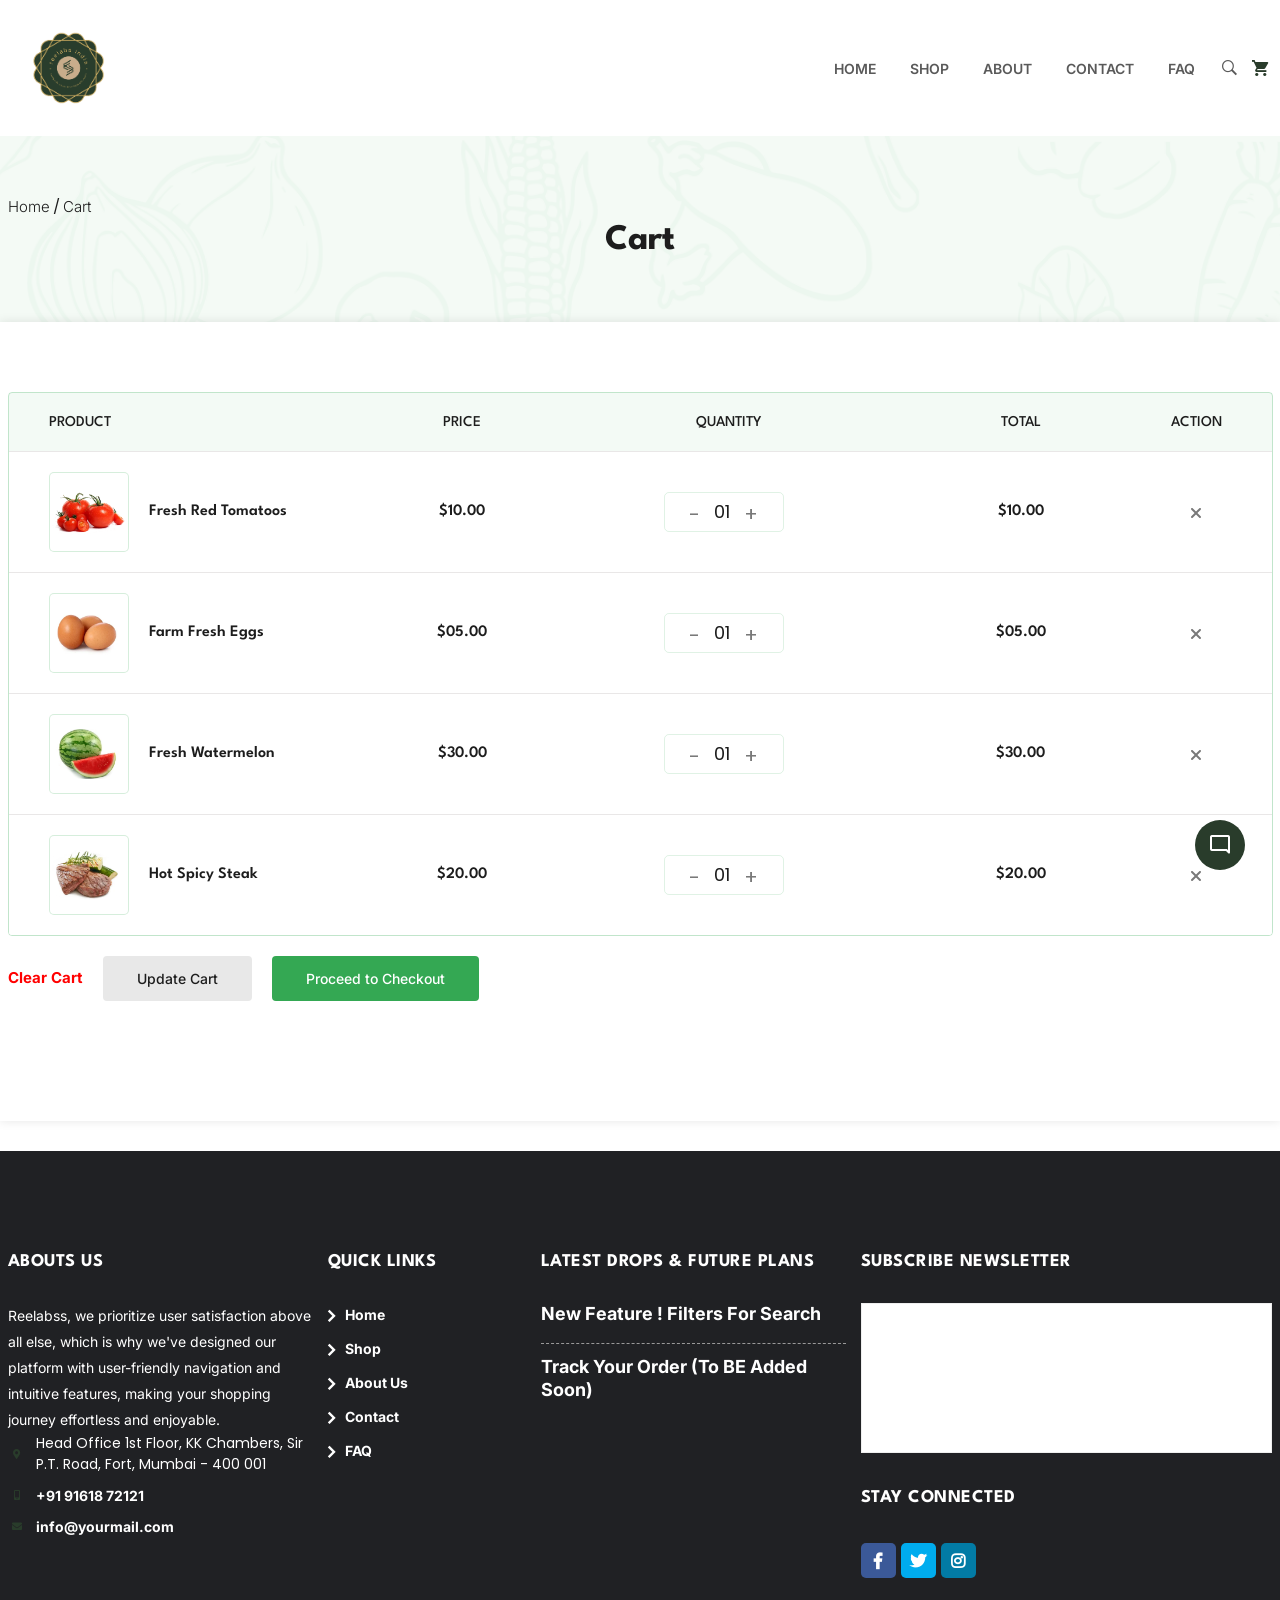
<file: cart.html>
<!DOCTYPE html>
<html lang="en">

<head>
    <!-- Meta -->
    <meta charset="utf-8">
    <meta http-equiv="X-UA-Compatible" content="IE=edge">
    <meta content="Anil z" name="author">
    <meta name="viewport" content="width=device-width, initial-scale=1">
    <meta name="description"
        content="ReeLabs India, a leading organization dealing in Medicine, Commodities, Horticulture, Spices, Fruits, Garments, Dry Fruits, Honey, and Beverages.">
    <meta name="keywords"
        content="Reelabs Medicine, Reelabs Commodities, Reelabs Horticulture, Reelabs Spices, Reelabs Fruits, Reelabs Garments, Reelabs Dry Fruits, Reelabs Honey, Reelabs Beverages, ReeLabs E-commerce website">

    <!-- SITE TITLE -->
    <title>Cart | Reelabs India</title>
    <!-- Favicon Icon -->
    <link rel="shortcut icon" type="image/x-icon" href="assets/images/logo.png">
    <!-- Animation CSS -->
    <link rel="stylesheet" href="assets/css/animate.css">
    <!-- Latest Bootstrap min CSS -->
    <link rel="stylesheet" href="assets/bootstrap/css/bootstrap.min.css">
    <!-- Google Font -->
    <link href="https://fonts.googleapis.com/css?family=Oswald:200,300,400,500,600,700&amp;display=swap"
        rel="stylesheet">
    <link href="https://fonts.googleapis.com/css?family=Lora:400,400i,700,700i&amp;display=swap" rel="stylesheet">
    <link href="https://fonts.googleapis.com/css?family=Poppins:100,200,300,400,500,600,700,800,900&amp;display=swap"
        rel="stylesheet">
    <!-- Icon Font CSS -->
    <link rel="stylesheet" href="assets/css/ionicons.min.css">
    <!-- FontAwesome CSS -->
    <link rel="stylesheet" href="assets/css/all.min.css">
    <!-- Flaticon Font CSS -->
    <link rel="stylesheet" href="assets/css/flaticon.css">
    <!-- Themify Font CSS -->
    <link rel="stylesheet" href="assets/css/themify-icons.css">
    <!--- owl carousel CSS-->
    <link rel="stylesheet" href="assets/owlcarousel/css/owl.carousel.min.css">
    <link rel="stylesheet" href="assets/owlcarousel/css/owl.theme.css">
    <link rel="stylesheet" href="assets/owlcarousel/css/owl.theme.default.min.css">
    <!-- Magnific Popup CSS -->
    <link rel="stylesheet" href="assets/css/magnific-popup.css">
    <!-- jquery-ui CSS -->
    <link rel="stylesheet" href="assets/css/jquery-ui.css">
    <!-- Style CSS -->
    <link rel="stylesheet" href="assets/css/style.css">
    <link rel="stylesheet" href="assets/css/responsive.css">
    <link rel="stylesheet" id="layoutstyle" href="assets/color/theme-default.css">

    <style type="text/css" id="operaUserStyle"></style>


    <link rel="stylesheet" href="https://fonts.googleapis.com/css2?family=Material+Symbols+Outlined:opsz,wght,FILL,GRAD@48,400,0,0" />
    <link rel="stylesheet" href="https://fonts.googleapis.com/css2?family=Material+Symbols+Rounded:opsz,wght,FILL,GRAD@48,400,1,0" />
    <script src="./assets/js/chatbot/chatbot.js" defer></script>


</head>

<body class="owo">


    <div style="position: relative;">
        <button class="chatbot-toggler" style="position: fixed;z-index: 1000;">
          <span class="material-symbols-rounded">mode_comment</span>
          <span class="material-symbols-outlined">close</span>
        </button>
        <div class="chatbot" style="position: fixed;z-index: 1000">
          <header>
            <h2>Chatbot</h2>
            <span class="close-btn material-symbols-outlined">close</span>
          </header>
          <ul class="chatbox">
            <li class="chat incoming">
              <span class="material-symbols-outlined">smart_toy</span>
              <p>Hi there 👋<br>How can I help you today?</p>
            </li>
          </ul>
          <div class="chat-input">
            <textarea placeholder="Enter a message..." spellcheck="false" required></textarea>
            <span id="send-btn" class="material-symbols-rounded">send</span>
          </div>
        </div>
    </div>


    <!--------------- swiper-css ---------------->
    <link rel="stylesheet" href="css/swiper10-bundle.min.css">

    <!--------------- bootstrap-css ---------------->
    <link rel="stylesheet" href="css/bootstrap-5.3.2.min.css">

    <!---------------------- Range Slider ------------------->
    <link rel="stylesheet" href="css/nouislider.min.css">

    <!---------------------- Scroll ------------------->
    <link rel="stylesheet" href="css/aos-3.0.0.css">

    <!--------------- additional-css ---------------->
    <link rel="stylesheet" href="css/style.css">



</head>

<body>

    <!-- START HEADER -->
    <header class="header_wrap dark_skin main_menu_uppercase main_menu_weight_600 menu_style1">
        <div class="container">
            <nav class="navbar navbar-expand-lg">
                <a class="navbar-brand" href="index.html">
                    <img src="assets/images/logo.png" alt="" height="120px" width="120px">
                </a>
                <button class="navbar-toggler" type="button" data-toggle="collapse"
                    data-target="#navbarSupportedContent" aria-controls="navbarSupportedContent" aria-expanded="false"
                    aria-label="Toggle navigation"> <span class="ion-android-menu"></span> </button>
                <div class="collapse navbar-collapse justify-content-end" id="navbarSupportedContent">
                    <ul class="navbar-nav">
                        <li class="dropdown">
                            <a class="nav-link " href="index.html">Home</a>
                        </li>
                        <li>
                            <a class="nav-link" href="shop.html">Shop</a>
                        </li>
                        <li>
                            <a class="nav-link" href="about.html">About</a>
                        <li>
                            <a class="nav-link" href="contact.html">Contact</a>
                        </li>
                        <li>
                            <a class="nav-link" href="faq.html">FAQ</a>
                        </li>

                        <!-- For Dropdown Menu  -->
                        <!-- <li class="dropdown">
                            <a class="nav-link" href="#" data-toggle="dropdown">FAQ</a>
                        </li> -->
                    </ul>
                </div>
                <ul class="navbar-nav attr-nav align-items-center">
                    <li><a href="javascript:void(0);" class="nav-link search_trigger"><i
                                class="ion-ios-search-strong"></i></a>
                        <div class="search-overlay">
                            <div class="search_wrap">
                                <form>
                                    <div class="rounded_input">
                                        <input type="text" placeholder="Search" class="form-control" id="search_input">
                                    </div>
                                    <button type="submit" class="search_icon"><i class="fas fa-search"></i></button>
                                </form>
                            </div>
                        </div>
                    </li>
                    <li class="dropdown cart_wrap">
                        <a class="nav-link active" href="cart.html" data-toggle=""><i class="ion-android-cart"></i></a>
                    </li>
                </ul>
            </nav>
        </div>
    </header>

    <!--------------- header-section-end --------------->

    <!--------------- blog-tittle-section---------------->
    <section class="blog about-blog">
        <div class="container">
            <div class="blog-bradcrum">
                <span><a href="index.html">Home</a></span>
                <span class="devider">/</span>
                <span><a href="cart.html">Cart</a></span>
            </div>
            <div class="blog-heading about-heading">
                <h1 class="heading">Cart</h1>
            </div>
        </div>
    </section>
    <!--------------- blog-tittle-section-end---------------->

    <!--------------- cart-section---------------->
    <section class="product-cart product footer-padding">
        <div class="container">
            <div class="cart-section">
                <table>
                    <tbody>
                        <tr class="table-row table-top-row">
                            <td class="table-wrapper wrapper-product">
                                <h5 class="table-heading">PRODUCT</h5>
                            </td>
                            <td class="table-wrapper">
                                <div class="table-wrapper-center">
                                    <h5 class="table-heading">PRICE</h5>
                                </div>
                            </td>
                            <td class="table-wrapper">
                                <div class="table-wrapper-center">
                                    <h5 class="table-heading">QUANTITY</h5>
                                </div>
                            </td>
                            <td class="table-wrapper wrapper-total">
                                <div class="table-wrapper-center">
                                    <h5 class="table-heading">TOTAL</h5>
                                </div>
                            </td>
                            <td class="table-wrapper">
                                <div class="table-wrapper-center">
                                    <h5 class="table-heading">ACTION</h5>
                                </div>
                            </td>
                        </tr>
                        <tr class="table-row ticket-row">
                            <td class="table-wrapper wrapper-product">
                                <div class="wrapper">
                                    <div class="wrapper-img">
                                        <img src="assets/images/homepage-one/product-img/p-img-1.webp" alt="img">
                                    </div>
                                    <div class="wrapper-content">
                                        <h5 class="heading">Fresh Red Tomatoos</h5>
                                    </div>
                                </div>
                            </td>
                            <td class="table-wrapper">
                                <div class="table-wrapper-center">
                                    <h5 class="heading main-price">$10.00</h5>
                                </div>
                            </td>
                            <td class="table-wrapper">
                                <div class="table-wrapper-center">
                                    <div class="quantity">
                                        <span class="minus">
                                            -
                                        </span>
                                        <span class="number">01</span>
                                        <span class="plus">
                                            +
                                        </span>
                                    </div>
                                </div>
                            </td>
                            <td class="table-wrapper wrapper-total">
                                <div class="table-wrapper-center">
                                    <h5 class="heading total-price">$10.00</h5>
                                </div>
                            </td>
                            <td class="table-wrapper">
                                <div class="table-wrapper-center">
                                    <span>
                                        <svg width="10" height="10" viewBox="0 0 10 10" fill="none"
                                            xmlns="http://www.w3.org/2000/svg">
                                            <path
                                                d="M9.7 0.3C9.3 -0.1 8.7 -0.1 8.3 0.3L5 3.6L1.7 0.3C1.3 -0.1 0.7 -0.1 0.3 0.3C-0.1 0.7 -0.1 1.3 0.3 1.7L3.6 5L0.3 8.3C-0.1 8.7 -0.1 9.3 0.3 9.7C0.7 10.1 1.3 10.1 1.7 9.7L5 6.4L8.3 9.7C8.7 10.1 9.3 10.1 9.7 9.7C10.1 9.3 10.1 8.7 9.7 8.3L6.4 5L9.7 1.7C10.1 1.3 10.1 0.7 9.7 0.3Z"
                                                fill="#AAAAAA"></path>
                                        </svg>
                                    </span>
                                </div>
                            </td>
                        </tr>
                        <tr class="table-row ticket-row">
                            <td class="table-wrapper wrapper-product">
                                <div class="wrapper">
                                    <div class="wrapper-img">
                                        <img src="assets/images/homepage-one/product-img/p-img-2.webp" alt="img">
                                    </div>
                                    <div class="wrapper-content">
                                        <h5 class="heading"> Farm Fresh Eggs</h5>
                                    </div>
                                </div>
                            </td>
                            <td class="table-wrapper">
                                <div class="table-wrapper-center">
                                    <h5 class="heading main-price">$05.00</h5>
                                </div>
                            </td>
                            <td class="table-wrapper">
                                <div class="table-wrapper-center">
                                    <div class="quantity">
                                        <span class="minus">
                                            -
                                        </span>
                                        <span class="number">01</span>
                                        <span class="plus">
                                            +
                                        </span>
                                    </div>
                                </div>
                            </td>
                            <td class="table-wrapper wrapper-total">
                                <div class="table-wrapper-center">
                                    <h5 class="heading total-price">$05.00</h5>
                                </div>
                            </td>
                            <td class="table-wrapper ">
                                <div class="table-wrapper-center">
                                    <span>
                                        <svg width="10" height="10" viewBox="0 0 10 10" fill="none"
                                            xmlns="http://www.w3.org/2000/svg">
                                            <path
                                                d="M9.7 0.3C9.3 -0.1 8.7 -0.1 8.3 0.3L5 3.6L1.7 0.3C1.3 -0.1 0.7 -0.1 0.3 0.3C-0.1 0.7 -0.1 1.3 0.3 1.7L3.6 5L0.3 8.3C-0.1 8.7 -0.1 9.3 0.3 9.7C0.7 10.1 1.3 10.1 1.7 9.7L5 6.4L8.3 9.7C8.7 10.1 9.3 10.1 9.7 9.7C10.1 9.3 10.1 8.7 9.7 8.3L6.4 5L9.7 1.7C10.1 1.3 10.1 0.7 9.7 0.3Z"
                                                fill="#AAAAAA"></path>
                                        </svg>
                                    </span>
                                </div>
                            </td>
                        </tr>
                        <tr class="table-row ticket-row">
                            <td class="table-wrapper wrapper-product">
                                <div class="wrapper">
                                    <div class="wrapper-img">
                                        <img src="assets/images/homepage-one/product-img/p-img-3.webp" alt="img">
                                    </div>
                                    <div class="wrapper-content">
                                        <h5 class="heading">Fresh Watermelon</h5>
                                    </div>
                                </div>
                            </td>
                            <td class="table-wrapper">
                                <div class="table-wrapper-center">
                                    <h5 class="heading main-price">$30.00</h5>
                                </div>
                            </td>
                            <td class="table-wrapper">
                                <div class="table-wrapper-center">
                                    <div class="quantity">
                                        <span class="minus">
                                            -
                                        </span>
                                        <span class="number">01</span>
                                        <span class="plus">
                                            +
                                        </span>
                                    </div>
                                </div>
                            </td>
                            <td class="table-wrapper wrapper-total">
                                <div class="table-wrapper-center">
                                    <h5 class="heading total-price">$30.00</h5>
                                </div>
                            </td>
                            <td class="table-wrapper">
                                <div class="table-wrapper-center">
                                    <span>
                                        <svg width="10" height="10" viewBox="0 0 10 10" fill="none"
                                            xmlns="http://www.w3.org/2000/svg">
                                            <path
                                                d="M9.7 0.3C9.3 -0.1 8.7 -0.1 8.3 0.3L5 3.6L1.7 0.3C1.3 -0.1 0.7 -0.1 0.3 0.3C-0.1 0.7 -0.1 1.3 0.3 1.7L3.6 5L0.3 8.3C-0.1 8.7 -0.1 9.3 0.3 9.7C0.7 10.1 1.3 10.1 1.7 9.7L5 6.4L8.3 9.7C8.7 10.1 9.3 10.1 9.7 9.7C10.1 9.3 10.1 8.7 9.7 8.3L6.4 5L9.7 1.7C10.1 1.3 10.1 0.7 9.7 0.3Z"
                                                fill="#AAAAAA"></path>
                                        </svg>
                                    </span>
                                </div>
                            </td>
                        </tr>
                        <tr class="table-row ticket-row">
                            <td class="table-wrapper wrapper-product">
                                <div class="wrapper">
                                    <div class="wrapper-img">
                                        <img src="assets/images/homepage-one/product-img/p-img-4.webp" alt="img">
                                    </div>
                                    <div class="wrapper-content">
                                        <h5 class="heading">Hot Spicy Steak</h5>
                                    </div>
                                </div>
                            </td>
                            <td class="table-wrapper">
                                <div class="table-wrapper-center">
                                    <h5 class="heading main-price">$20.00</h5>
                                </div>
                            </td>
                            <td class="table-wrapper">
                                <div class="table-wrapper-center">
                                    <div class="quantity">
                                        <span class="minus">
                                            -
                                        </span>
                                        <span class="number">01</span>
                                        <span class="plus">
                                            +
                                        </span>
                                    </div>
                                </div>
                            </td>
                            <td class="table-wrapper wrapper-total">
                                <div class="table-wrapper-center">
                                    <h5 class="heading total-price">$20.00</h5>
                                </div>
                            </td>
                            <td class="table-wrapper">
                                <div class="table-wrapper-center">
                                    <span>
                                        <svg width="10" height="10" viewBox="0 0 10 10" fill="none"
                                            xmlns="http://www.w3.org/2000/svg">
                                            <path
                                                d="M9.7 0.3C9.3 -0.1 8.7 -0.1 8.3 0.3L5 3.6L1.7 0.3C1.3 -0.1 0.7 -0.1 0.3 0.3C-0.1 0.7 -0.1 1.3 0.3 1.7L3.6 5L0.3 8.3C-0.1 8.7 -0.1 9.3 0.3 9.7C0.7 10.1 1.3 10.1 1.7 9.7L5 6.4L8.3 9.7C8.7 10.1 9.3 10.1 9.7 9.7C10.1 9.3 10.1 8.7 9.7 8.3L6.4 5L9.7 1.7C10.1 1.3 10.1 0.7 9.7 0.3Z"
                                                fill="#AAAAAA"></path>
                                        </svg>
                                    </span>
                                </div>
                            </td>
                        </tr>
                    </tbody>
                </table>
            </div>
            <div class="wishlist-btn cart-btn">
                <a href="empty-cart.html" class="clean-btn">Clear Cart</a>
                <a href="cart.html#" class="shop-btn update-btn">Update Cart</a>
                <a href="checkout.html" class="shop-btn">Proceed to Checkout</a>
            </div>
        </div>
    </section>
    <!--------------- cart-section-end---------------->

    <!--------------- footer-section--------------->

    <footer class="bg_dark footer_dark">
        <div class="top_footer">
            <div class="container">
                <div class="row">
                    <div class="col-lg-3 col-sm-7 mb-4 mb-lg-0">
                        <h5 class="widget_title">Abouts us</h5>
                        <div class="footer_desc">
                            <p>Reelabss, we prioritize user satisfaction above all else, which is why we've designed our
                                platform with user-friendly navigation and intuitive features, making your shopping
                                journey effortless and enjoyable.</p>
                        </div>
                        <ul class="contact_info list_none">
                            <li>
                                <span class="fa fa-map-marker-alt "></span>
                                <address>Head Office
                                    1st Floor, KK Chambers,
                                    Sir P.T. Road, Fort,

                                    Mumbai - 400 001</address>
                            </li>
                            <li>
                                <span class="fa fa-mobile-alt"></span>
                                <a href="tel:+912261872121">+91 91618 72121</a>
                            </li>
                            <li>
                                <span class="fa fa-envelope"></span>
                                <a href="mailto:info@yourmail.com">info@yourmail.com</a>
                            </li>
                        </ul>
                    </div>
                    <div class="col-lg-2 col-sm-5 mb-4 mb-lg-0">
                        <h5 class="widget_title">Quick Links</h5>
                        <ul class="list_none widget_links links_style2">
                            <li><a href="index.html">Home</a></li>
                            <li><a href="shop.html">Shop</a></li>
                            <li><a href="about.html">About Us</a></li>
                            <li><a href="contact.html">Contact</a></li>
                            <li><a href="faq.html">FAQ</a></li>
                                       
                        </ul>
                    </div>
                    <div class="col-lg-3 col-md-7 mb-4 mb-md-0">
                        <h5 class="widget_title">Latest Drops & Future Plans</h5>
                        <ul class="recent_post border_bottom_dash list_none">
                            <li>
                                <div class="post_footer">
                                    <div class="post_content">
                                        <h6><a href="#">New Feature ! Filters for Search</a></h6>

                                    </div>
                                </div>
                            </li>
                            <li>
                                <div class="post_footer">
                                    <div class="post_content">
                                        <h6><a href="#">Track your Order (To BE Added Soon)</a></h6>

                                    </div>
                                </div>
                            </li>
                        </ul>
                    </div>
                    <div class="col-lg-4 col-md-5">
                        <h5 class="widget_title">Subscribe Newsletter</h5>
                        <div class="newsletter_form mb-4 mb-lg-5">
                            <iframe src="https://tachodex.substack.com/embed" width="380" height="150"
                                style="border:1px solid #EEE; background:white;" frameborder="0"
                                scrolling="no"></iframe>
                        </div>
                        <h5 class="widget_title">Stay Connected</h5>
                        <ul class="list_none social_icons radius_social">
                            <li><a href="https://www.facebook.com/Reelabs" class="sc_facebook"><i
                                        class="fab fa-facebook-f"></i></a></li>
                            <li><a href="https://www.twitter.com/reelabs" class="sc_twitter"><i
                                        class="fab fa-twitter"></i></a></li>
                            <li><a href="https://www.instagram.com/reelabs" class="sc_instagram"><i
                                        class="fab fa-instagram"></i></a></li>
                                       
                        </ul>
                    </div>
                </div>
            </div>
        </div>

    </footer>


    <!--------------- footer-section-end--------------->




    <!--------------- jQuery ---------------->
    <script src="assets/js/jquery_3.7.1.min.js"></script>

    <!--------------- bootstrap-js ---------------->
    <script src="assets/js/bootstrap_5.3.2.bundle.min.js"></script>

    <!--------------- Range-Slider-js ---------------->
    <script src="assets/js/nouislider.min.js"></script>

    <!--------------- scroll-Animation-js ---------------->
    <script src="assets/js/aos-3.0.0.js"></script>

    <!--------------- swiper-js ---------------->
    <script src="assets/js/swiper10-bundle.min.js"></script>

    <!--------------- additional-js ---------------->
    <script src="assets/js/ecoshop.js"></script>

   <!-- Latest jQuery -->
   <script src="assets/js/jquery-1.12.4.min.js"></script>
   <!-- jquery-ui js -->
   <script src="assets/js/jquery-ui.js"></script>
   <!-- popper min js -->
   <script src="assets/js/popper.min.js"></script>
   <!-- Latest compiled and minified Bootstrap -->
   <script src="assets/bootstrap/js/bootstrap.min.js"></script>
   <!-- owl-carousel min js  -->
   <script src="assets/owlcarousel/js/owl.carousel.min.js"></script>
   <!-- magnific-popup min js  -->
   <script src="assets/js/magnific-popup.min.js"></script>
   <!-- waypoints min js  -->
   <script src="assets/js/waypoints.min.js"></script>
   <!-- parallax js  -->
   <script src="assets/js/parallax.js"></script>
   <!-- jquery dd js  -->
   <script src="assets/js/jquery.dd.min.js"></script>
   <!-- countdown js  -->
   <script src="assets/js/jquery.countdown.min.js"></script>
   <!-- jquery.counterup.min js -->
   <script src="assets/js/jquery.counterup.min.js"></script>
   <!-- jquery.parallax-scroll js -->
   <script src="assets/js/jquery.parallax-scroll.js"></script>
   <!-- fit video  -->
   <script src="assets/js/jquery.fitvids.js"></script>
   <!-- imagesloaded js -->
   <script src="assets/js/imagesloaded.pkgd.min.js"></script>
   <!-- isotope min js -->
   <script src="assets/js/isotope.min.js"></script>
   <!-- cookie js -->
   <script src="assets/js/js.cookie.js"></script>
   <!-- scripts js -->
   <script src="assets/js/scripts.js"></script>


</body>

</html>
</file>
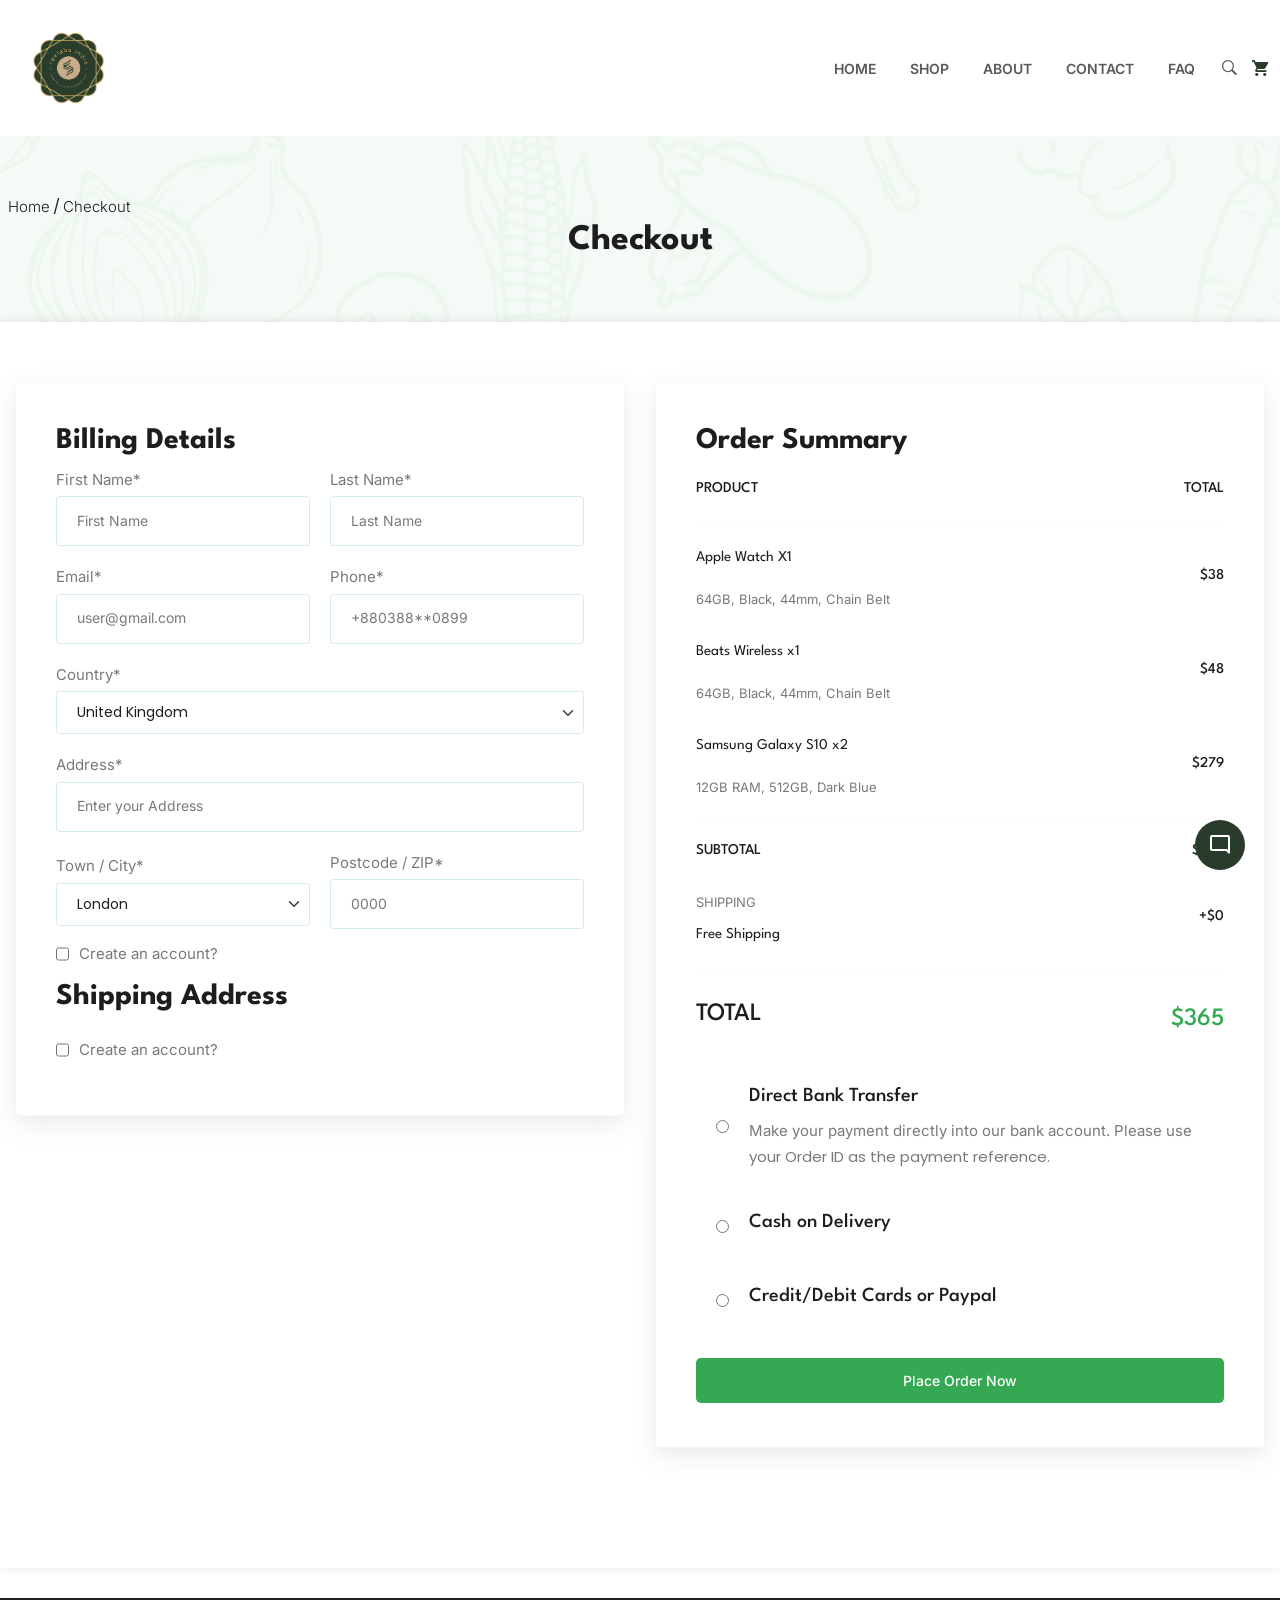
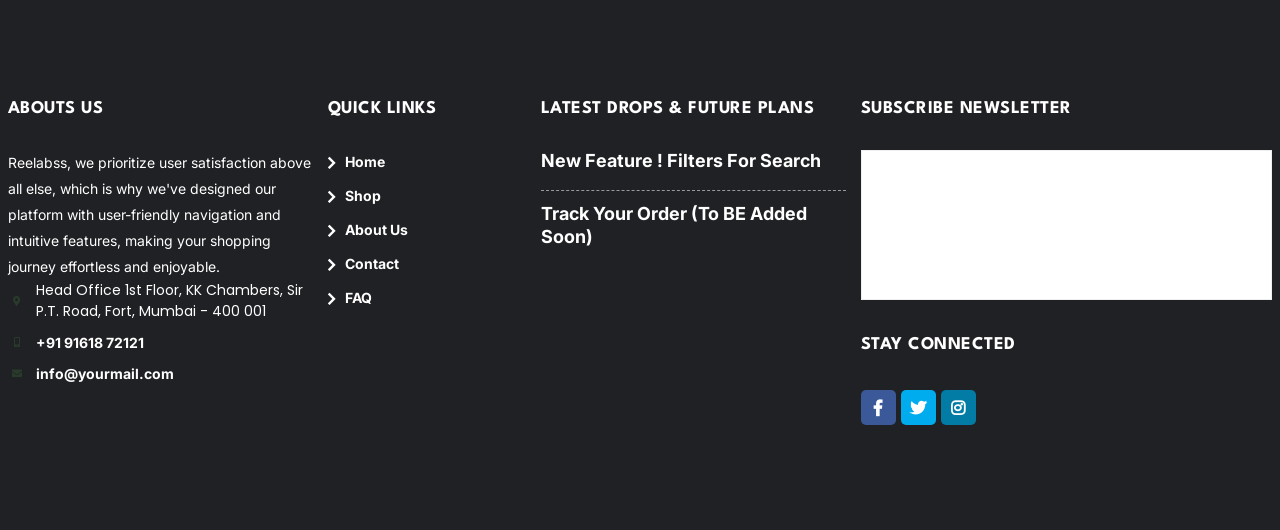
<file: checkout.html>
<!DOCTYPE html>
<html lang="en">

<head>
    <!-- Meta -->
    <meta charset="utf-8">
    <meta http-equiv="X-UA-Compatible" content="IE=edge">
    <meta content="Anil z" name="author">
    <meta name="viewport" content="width=device-width, initial-scale=1">
    <meta name="description"
        content="ReeLabs India, a leading organization dealing in Medicine, Commodities, Horticulture, Spices, Fruits, Garments, Dry Fruits, Honey, and Beverages.">
    <meta name="keywords"
        content="Reelabs Medicine, Reelabs Commodities, Reelabs Horticulture, Reelabs Spices, Reelabs Fruits, Reelabs Garments, Reelabs Dry Fruits, Reelabs Honey, Reelabs Beverages, ReeLabs E-commerce website">

    <!-- SITE TITLE -->
    <title>Checkout | Reelabs India</title>
    <!-- Favicon Icon -->
    <link rel="shortcut icon" type="image/x-icon" href="assets/images/logo.png">
    <!-- Animation CSS -->
    <link rel="stylesheet" href="assets/css/animate.css">
    <!-- Latest Bootstrap min CSS -->
    <link rel="stylesheet" href="assets/bootstrap/css/bootstrap.min.css">
    <!-- Google Font -->
    <link href="https://fonts.googleapis.com/css?family=Oswald:200,300,400,500,600,700&amp;display=swap"
        rel="stylesheet">
    <link href="https://fonts.googleapis.com/css?family=Lora:400,400i,700,700i&amp;display=swap" rel="stylesheet">
    <link href="https://fonts.googleapis.com/css?family=Poppins:100,200,300,400,500,600,700,800,900&amp;display=swap"
        rel="stylesheet">
    <!-- Icon Font CSS -->
    <link rel="stylesheet" href="assets/css/ionicons.min.css">
    <!-- FontAwesome CSS -->
    <link rel="stylesheet" href="assets/css/all.min.css">
    <!-- Flaticon Font CSS -->
    <link rel="stylesheet" href="assets/css/flaticon.css">
    <!-- Themify Font CSS -->
    <link rel="stylesheet" href="assets/css/themify-icons.css">
    <!--- owl carousel CSS-->
    <link rel="stylesheet" href="assets/owlcarousel/css/owl.carousel.min.css">
    <link rel="stylesheet" href="assets/owlcarousel/css/owl.theme.css">
    <link rel="stylesheet" href="assets/owlcarousel/css/owl.theme.default.min.css">
    <!-- Magnific Popup CSS -->
    <link rel="stylesheet" href="assets/css/magnific-popup.css">
    <!-- jquery-ui CSS -->
    <link rel="stylesheet" href="assets/css/jquery-ui.css">
    <!-- Style CSS -->
    <link rel="stylesheet" href="assets/css/style.css">
    <link rel="stylesheet" href="assets/css/responsive.css">
    <link rel="stylesheet" id="layoutstyle" href="assets/color/theme-default.css">

    <style type="text/css" id="operaUserStyle"></style>


    <link rel="stylesheet" href="https://fonts.googleapis.com/css2?family=Material+Symbols+Outlined:opsz,wght,FILL,GRAD@48,400,0,0" />
    <link rel="stylesheet" href="https://fonts.googleapis.com/css2?family=Material+Symbols+Rounded:opsz,wght,FILL,GRAD@48,400,1,0" />
    <script src="./assets/js/chatbot/chatbot.js" defer></script>


</head>

<body class="owo">


    <div style="position: relative;">
        <button class="chatbot-toggler" style="position: fixed;z-index: 1000;">
          <span class="material-symbols-rounded">mode_comment</span>
          <span class="material-symbols-outlined">close</span>
        </button>
        <div class="chatbot" style="position: fixed;z-index: 1000">
          <header>
            <h2>Chatbot</h2>
            <span class="close-btn material-symbols-outlined">close</span>
          </header>
          <ul class="chatbox">
            <li class="chat incoming">
              <span class="material-symbols-outlined">smart_toy</span>
              <p>Hi there 👋<br>How can I help you today?</p>
            </li>
          </ul>
          <div class="chat-input">
            <textarea placeholder="Enter a message..." spellcheck="false" required></textarea>
            <span id="send-btn" class="material-symbols-rounded">send</span>
          </div>
        </div>
    </div>


    <!--------------- swiper-css ---------------->
    <link rel="stylesheet" href="css/swiper10-bundle.min.css">

    <!--------------- bootstrap-css ---------------->
    <link rel="stylesheet" href="css/bootstrap-5.3.2.min.css">

    <!---------------------- Range Slider ------------------->
    <link rel="stylesheet" href="css/nouislider.min.css">

    <!---------------------- Scroll ------------------->
    <link rel="stylesheet" href="css/aos-3.0.0.css">

    <!--------------- additional-css ---------------->
    <link rel="stylesheet" href="css/style.css">



</head>

<body>

    <!--------------- header-section --------------->
    <header class="header_wrap dark_skin main_menu_uppercase main_menu_weight_600 menu_style1">
        <div class="container">
            <nav class="navbar navbar-expand-lg">
                <a class="navbar-brand" href="index.html">
                    <img src="assets/images/logo.png" alt="" height="120px" width="120px">
                </a>
                <button class="navbar-toggler" type="button" data-toggle="collapse"
                    data-target="#navbarSupportedContent" aria-controls="navbarSupportedContent" aria-expanded="false"
                    aria-label="Toggle navigation"> <span class="ion-android-menu"></span> </button>
                <div class="collapse navbar-collapse justify-content-end" id="navbarSupportedContent">
                    <ul class="navbar-nav">
                        <li class="dropdown">
                            <a class="nav-link" href="index.html">Home</a>
                        </li>
                        <li>
                            <a class="nav-link" href="shop.html">Shop</a>
                        </li>
                        <li>
                            <a class="nav-link" href="about.html">About</a>
                        <li>
                            <a class="nav-link" href="contact.html">Contact</a>
                        </li>
                        <li>
                            <a class="nav-link" href="faq.html">FAQ</a>
                        </li>

                        <!-- For Dropdown Menu  -->
                        <!-- <li class="dropdown">
                            <a class="nav-link" href="#" data-toggle="dropdown">FAQ</a>
                        </li> -->
                    </ul>
                </div>
                <ul class="navbar-nav attr-nav align-items-center">
                    <li><a href="javascript:void(0);" class="nav-link search_trigger"><i
                                class="ion-ios-search-strong"></i></a>
                        <div class="search-overlay">
                            <div class="search_wrap">
                                <form>
                                    <div class="rounded_input">
                                        <input type="text" placeholder="Search" class="form-control" id="search_input">
                                    </div>
                                    <button type="submit" class="search_icon"><i class="fas fa-search"></i></button>
                                </form>
                            </div>
                        </div>
                    </li>
                    <li class="dropdown cart_wrap">
                        <a class="nav-link active" href="cart.html" data-toggle=""><i class="ion-android-cart"></i></a>
                    </li>
                </ul>
            </nav>
        </div>
    </header>
    <!--------------- header-section-end --------------->

    <!--------------- blog-tittle-section---------------->
    <section class="blog about-blog">
        <div class="container">
            <div class="blog-bradcrum">
                <span><a href="index.html">Home</a></span>
                <span class="devider">/</span>
                <span><a href="checkout.html#">Checkout</a></span>
            </div>
            <div class="blog-heading about-heading">
                <h1 class="heading">Checkout</h1>
            </div>
        </div>
    </section>
    <!--------------- blog-tittle-section-end---------------->

    <!--------------- checkout-section---------------->
    <section class="checkout product footer-padding">
        <div class="container">
            <div class="checkout-section">
                <div class="row gy-5 gy-lg-0">
                    <div class="col-lg-6">
                        <div class="checkout-wrapper">
                            <div class="account-section billing-section box-shadows">
                                <h5 class="wrapper-heading">Billing Details</h5>
                                <div class="review-form">
                                    <div class=" account-inner-form">
                                        <div class="review-form-name">
                                            <label for="fname" class="form-label">First Name*</label>
                                            <input type="text" id="fname" class="form-control" placeholder="First Name">
                                        </div>
                                        <div class="review-form-name">
                                            <label for="lname" class="form-label">Last Name*</label>
                                            <input type="text" id="lname" class="form-control" placeholder="Last Name">
                                        </div>
                                    </div>
                                    <div class=" account-inner-form">
                                        <div class="review-form-name">
                                            <label for="email" class="form-label">Email*</label>
                                            <input type="email" id="email" class="form-control"
                                                placeholder="user@gmail.com">
                                        </div>
                                        <div class="review-form-name">
                                            <label for="phone" class="form-label">Phone*</label>
                                            <input type="tel" id="phone" class="form-control"
                                                placeholder="+880388**0899">
                                        </div>
                                    </div>
                                    <div class="review-form-name">
                                        <label for="country" class="form-label">Country*</label>
                                        <select id="country" class="form-select">
                                            <option>Choose...</option>
                                            <option>Bangladesh</option>
                                            <option>United States</option>
                                            <option selected>United Kingdom</option>
                                        </select>
                                    </div>
                                    <div class="review-form-name address-form">
                                        <label for="address" class="form-label">Address*</label>
                                        <input type="text" id="address" class="form-control"
                                            placeholder="Enter your Address">
                                    </div>
                                    <div class=" account-inner-form city-inner-form">
                                        <div class="review-form-name">
                                            <label for="city" class="form-label">Town / City*</label>
                                            <select id="city" class="form-select">
                                                <option>Choose...</option>
                                                <option>Newyork</option>
                                                <option>Dhaka</option>
                                                <option selected>London</option>
                                            </select>
                                        </div>
                                        <div class="review-form-name">
                                            <label for="number" class="form-label">Postcode / ZIP*</label>
                                            <input type="number" id="number" class="form-control" placeholder="0000">
                                        </div>
                                    </div>


                                    <div class="review-form-name checkbox">
                                        <div class="checkbox-item">
                                            <input type="checkbox" id="account">
                                            <label for="account" class="form-label">
                                                Create an account?</label>
                                        </div>
                                    </div>
                                    <div class="review-form-name shipping">
                                        <h5 class="wrapper-heading">Shipping Address</h5>
                                        <div class="checkbox-item">
                                            <input type="checkbox" id="remember">
                                            <label for="remember" class="form-label">
                                                Create an account?</label>
                                        </div>
                                    </div>
                                </div>
                            </div>
                        </div>
                    </div>
                    <div class="col-lg-6">
                        <div class="checkout-wrapper">
                            <div class="account-section billing-section box-shadows">
                                <h5 class="wrapper-heading">Order Summary</h5>
                                <div class="order-summery ">
                                    <div class="subtotal product-total">
                                        <h5 class="wrapper-heading">PRODUCT</h5>
                                        <h5 class="wrapper-heading">TOTAL</h5>
                                    </div>
                                    <hr>
                                    <div class="subtotal product-total">
                                        <ul class="product-list">
                                            <li>
                                                <div class="product-info">
                                                    <h5 class="wrapper-heading">Apple Watch X1</h5>
                                                    <p class="paragraph">64GB, Black, 44mm, Chain Belt</p>
                                                </div>
                                                <div class="price">
                                                    <h5 class="wrapper-heading">$38</h5>
                                                </div>
                                            </li>
                                            <li>
                                                <div class="product-info">
                                                    <h5 class="wrapper-heading">Beats Wireless x1</h5>
                                                    <p class="paragraph">64GB, Black, 44mm, Chain Belt</p>
                                                </div>
                                                <div class="price">
                                                    <h5 class="wrapper-heading">$48</h5>
                                                </div>
                                            </li>
                                            <li>
                                                <div class="product-info">
                                                    <h5 class="wrapper-heading">Samsung Galaxy S10 x2</h5>
                                                    <p class="paragraph">12GB RAM, 512GB, Dark Blue</p>
                                                </div>
                                                <div class="price">
                                                    <h5 class="wrapper-heading">$279</h5>
                                                </div>
                                            </li>
                                        </ul>
                                    </div>
                                    <hr>
                                    <div class="subtotal product-total">
                                        <h5 class="wrapper-heading">SUBTOTAL</h5>
                                        <h5 class="wrapper-heading">$365</h5>
                                    </div>
                                    <div class="subtotal product-total">
                                        <ul class="product-list">
                                            <li>
                                                <div class="product-info">
                                                    <p class="paragraph">SHIPPING</p>
                                                    <h5 class="wrapper-heading">Free Shipping</h5>

                                                </div>
                                                <div class="price">
                                                    <h5 class="wrapper-heading">+$0</h5>
                                                </div>
                                            </li>
                                        </ul>
                                    </div>
                                    <hr>
                                    <div class="subtotal total">
                                        <h5 class="wrapper-heading">TOTAL</h5>
                                        <h5 class="wrapper-heading price">$365</h5>
                                    </div>
                                    <div class="subtotal payment-type">
                                        <div class="checkbox-item">
                                            <input type="radio" id="bank" name="bank">
                                            <div class="bank">
                                                <h5 class="wrapper-heading">Direct Bank Transfer</h5>
                                                <p class="paragraph">Make your payment directly into our bank account.
                                                    Please use
                                                    <span class="inner-text">
                                                        your Order ID as the payment reference.
                                                    </span>
                                                </p>
                                            </div>
                                        </div>
                                        <div class="checkbox-item">
                                            <input type="radio" id="cash" name="bank">
                                            <div class="cash">
                                                <h5 class="wrapper-heading">Cash on Delivery</h5>
                                            </div>
                                        </div>
                                        <div class="checkbox-item">
                                            <input type="radio" id="credit" name="bank">
                                            <div class="credit">
                                                <h5 class="wrapper-heading">Credit/Debit Cards or Paypal</h5>

                                            </div>
                                        </div>
                                    </div>
                                    <a href="checkout.html#" class="shop-btn">Place Order Now</a>
                                </div>
                            </div>
                        </div>
                    </div>
                </div>
            </div>
        </div>
    </section>
    <!--------------- checkout-section-end---------------->

    <!--------------- footer-section--------------->

    <footer class="bg_dark footer_dark">
        <div class="top_footer">
            <div class="container">
                <div class="row">
                    <div class="col-lg-3 col-sm-7 mb-4 mb-lg-0">
                        <h5 class="widget_title">Abouts us</h5>
                        <div class="footer_desc">
                            <p>Reelabss, we prioritize user satisfaction above all else, which is why we've designed our
                                platform with user-friendly navigation and intuitive features, making your shopping
                                journey effortless and enjoyable.</p>
                        </div>
                        <ul class="contact_info list_none">
                            <li>
                                <span class="fa fa-map-marker-alt "></span>
                                <address>Head Office
                                    1st Floor, KK Chambers,
                                    Sir P.T. Road, Fort,

                                    Mumbai - 400 001</address>
                            </li>
                            <li>
                                <span class="fa fa-mobile-alt"></span>
                                <a href="tel:+912261872121">+91 91618 72121</a>
                            </li>
                            <li>
                                <span class="fa fa-envelope"></span>
                                <a href="mailto:info@yourmail.com">info@yourmail.com</a>
                            </li>
                        </ul>
                    </div>
                    <div class="col-lg-2 col-sm-5 mb-4 mb-lg-0">
                        <h5 class="widget_title">Quick Links</h5>
                        <ul class="list_none widget_links links_style2">
                            <li><a href="index.html">Home</a></li>
                            <li><a href="shop.html">Shop</a></li>
                            <li><a href="about.html">About Us</a></li>
                            <li><a href="contact.html">Contact</a></li>
                            <li><a href="faq.html">FAQ</a></li>
                                       
                        </ul>
                    </div>
                    <div class="col-lg-3 col-md-7 mb-4 mb-md-0">
                        <h5 class="widget_title">Latest Drops & Future Plans</h5>
                        <ul class="recent_post border_bottom_dash list_none">
                            <li>
                                <div class="post_footer">
                                    <div class="post_content">
                                        <h6><a href="#">New Feature ! Filters for Search</a></h6>

                                    </div>
                                </div>
                            </li>
                            <li>
                                <div class="post_footer">
                                    <div class="post_content">
                                        <h6><a href="#">Track your Order (To BE Added Soon)</a></h6>

                                    </div>
                                </div>
                            </li>
                        </ul>
                    </div>
                    <div class="col-lg-4 col-md-5">
                        <h5 class="widget_title">Subscribe Newsletter</h5>
                        <div class="newsletter_form mb-4 mb-lg-5">
                            <iframe src="https://tachodex.substack.com/embed" width="380" height="150"
                                style="border:1px solid #EEE; background:white;" frameborder="0"
                                scrolling="no"></iframe>
                        </div>
                        <h5 class="widget_title">Stay Connected</h5>
                        <ul class="list_none social_icons radius_social">
                            <li><a href="https://www.facebook.com/Reelabs" class="sc_facebook"><i
                                        class="fab fa-facebook-f"></i></a></li>
                            <li><a href="https://www.twitter.com/reelabs" class="sc_twitter"><i
                                        class="fab fa-twitter"></i></a></li>
                            <li><a href="https://www.instagram.com/reelabs" class="sc_instagram"><i
                                        class="fab fa-instagram"></i></a></li>
                                       
                        </ul>
                    </div>
                </div>
            </div>
        </div>

    </footer>


    <!--------------- footer-section-end--------------->




    <!--------------- jQuery ---------------->
    <script src="assets/js/jquery_3.7.1.min.js"></script>

    <!--------------- bootstrap-js ---------------->
    <script src="assets/js/bootstrap_5.3.2.bundle.min.js"></script>

    <!--------------- Range-Slider-js ---------------->
    <script src="assets/js/nouislider.min.js"></script>

    <!--------------- scroll-Animation-js ---------------->
    <script src="assets/js/aos-3.0.0.js"></script>

    <!--------------- swiper-js ---------------->
    <script src="assets/js/swiper10-bundle.min.js"></script>

    <!--------------- additional-js ---------------->
    <script src="assets/js/ecoshop.js"></script>

   <!-- Latest jQuery -->
   <script src="assets/js/jquery-1.12.4.min.js"></script>
   <!-- jquery-ui js -->
   <script src="assets/js/jquery-ui.js"></script>
   <!-- popper min js -->
   <script src="assets/js/popper.min.js"></script>
   <!-- Latest compiled and minified Bootstrap -->
   <script src="assets/bootstrap/js/bootstrap.min.js"></script>
   <!-- owl-carousel min js  -->
   <script src="assets/owlcarousel/js/owl.carousel.min.js"></script>
   <!-- magnific-popup min js  -->
   <script src="assets/js/magnific-popup.min.js"></script>
   <!-- waypoints min js  -->
   <script src="assets/js/waypoints.min.js"></script>
   <!-- parallax js  -->
   <script src="assets/js/parallax.js"></script>
   <!-- jquery dd js  -->
   <script src="assets/js/jquery.dd.min.js"></script>
   <!-- countdown js  -->
   <script src="assets/js/jquery.countdown.min.js"></script>
   <!-- jquery.counterup.min js -->
   <script src="assets/js/jquery.counterup.min.js"></script>
   <!-- jquery.parallax-scroll js -->
   <script src="assets/js/jquery.parallax-scroll.js"></script>
   <!-- fit video  -->
   <script src="assets/js/jquery.fitvids.js"></script>
   <!-- imagesloaded js -->
   <script src="assets/js/imagesloaded.pkgd.min.js"></script>
   <!-- isotope min js -->
   <script src="assets/js/isotope.min.js"></script>
   <!-- cookie js -->
   <script src="assets/js/js.cookie.js"></script>
   <!-- scripts js -->
   <script src="assets/js/scripts.js"></script>


</body>

</html>
</file>
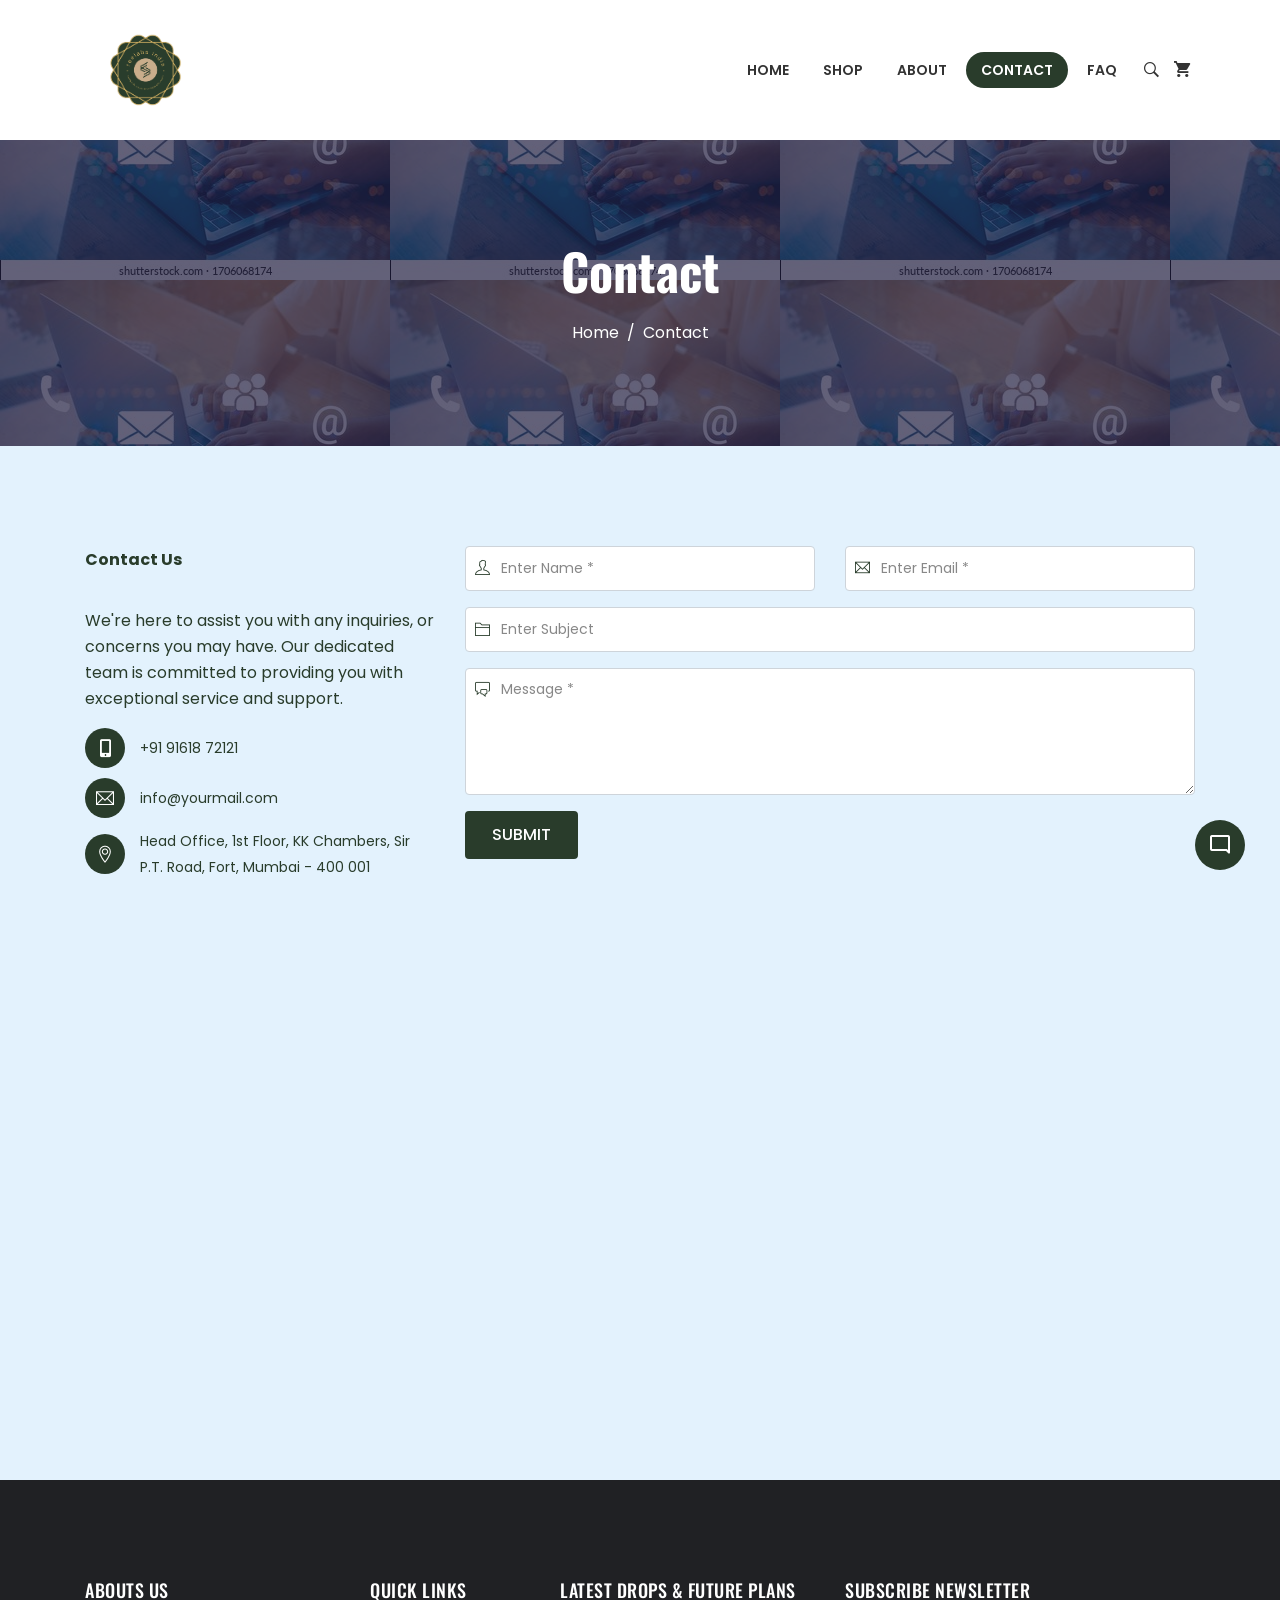
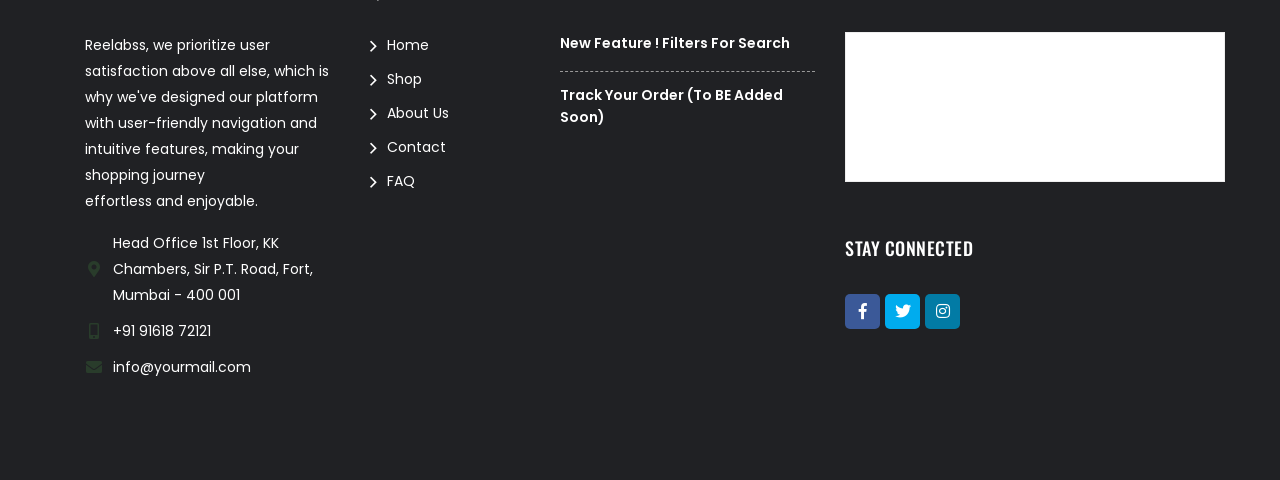
<file: contact.html>
<!DOCTYPE html>
<html lang="en">

<head>
    <!-- Meta -->
    <meta charset="utf-8">
    <meta http-equiv="X-UA-Compatible" content="IE=edge">
    <meta content="Anil z" name="author">
    <meta name="viewport" content="width=device-width, initial-scale=1">
    <meta name="description"
        content="ReeLabs India, a leading organization dealing in Medicine, Commodities, Horticulture, Spices, Fruits, Garments, Dry Fruits, Honey, and Beverages.">
    <meta name="keywords"
        content="Reelabs Medicine, Reelabs Commodities, Reelabs Horticulture, Reelabs Spices, Reelabs Fruits, Reelabs Garments, Reelabs Dry Fruits, Reelabs Honey, Reelabs Beverages, ReeLabs E-commerce website">

    <!-- SITE TITLE -->
    <title>Contact | Reelabs India</title>
    <!-- Favicon Icon -->
    <link rel="shortcut icon" type="image/x-icon" href="assets/images/logo.png">
    <!-- Animation CSS -->
    <link rel="stylesheet" href="assets/css/animate.css">
    <!-- Latest Bootstrap min CSS -->
    <link rel="stylesheet" href="assets/bootstrap/css/bootstrap.min.css">
    <!-- Google Font -->
    <link href="https://fonts.googleapis.com/css?family=Oswald:200,300,400,500,600,700&display=swap" rel="stylesheet">
    <link href="https://fonts.googleapis.com/css?family=Lora:400,400i,700,700i&display=swap" rel="stylesheet">
    <link href="https://fonts.googleapis.com/css?family=Poppins:100,200,300,400,500,600,700,800,900&display=swap"
        rel="stylesheet">
    <!-- Icon Font CSS -->
    <link rel="stylesheet" href="assets/css/ionicons.min.css">
    <!-- FontAwesome CSS -->
    <link rel="stylesheet" href="assets/css/all.min.css">
    <!-- Flaticon Font CSS -->
    <link rel="stylesheet" href="assets/css/flaticon.css">
    <!-- Themify Font CSS -->
    <link rel="stylesheet" href="assets/css/themify-icons.css">
    <!--- owl carousel CSS-->
    <link rel="stylesheet" href="assets/owlcarousel/css/owl.carousel.min.css">
    <link rel="stylesheet" href="assets/owlcarousel/css/owl.theme.css">
    <link rel="stylesheet" href="assets/owlcarousel/css/owl.theme.default.min.css">
    <!-- Magnific Popup CSS -->
    <link rel="stylesheet" href="assets/css/magnific-popup.css">
    <!-- jquery-ui CSS -->
    <link rel="stylesheet" href="assets/css/jquery-ui.css">
    <!-- Style CSS -->
    <link rel="stylesheet" href="assets/css/style.css">
    <link rel="stylesheet" href="assets/css/responsive.css">
    <link rel="stylesheet" id="layoutstyle" href="assets/color/theme-default.css">

    <link rel="stylesheet" href="https://fonts.googleapis.com/css2?family=Material+Symbols+Outlined:opsz,wght,FILL,GRAD@48,400,0,0" />
    <link rel="stylesheet" href="https://fonts.googleapis.com/css2?family=Material+Symbols+Rounded:opsz,wght,FILL,GRAD@48,400,1,0" />
    <script src="./assets/js/chatbot/chatbot.js" defer></script>


</head>

<body class="owo">


    <div style="position: relative;">
        <button class="chatbot-toggler" style="position: fixed;z-index: 1000;">
          <span class="material-symbols-rounded">mode_comment</span>
          <span class="material-symbols-outlined">close</span>
        </button>
        <div class="chatbot" style="position: fixed;z-index: 1000">
          <header>
            <h2>Chatbot</h2>
            <span class="close-btn material-symbols-outlined">close</span>
          </header>
          <ul class="chatbox">
            <li class="chat incoming">
              <span class="material-symbols-outlined">smart_toy</span>
              <p>Hi there 👋<br>How can I help you today?</p>
            </li>
          </ul>
          <div class="chat-input">
            <textarea placeholder="Enter a message..." spellcheck="false" required></textarea>
            <span id="send-btn" class="material-symbols-rounded">send</span>
          </div>
        </div>
    </div>


     <!-- START HEADER -->
     <header class="header_wrap dark_skin main_menu_uppercase main_menu_weight_600 menu_style1">
        <div class="container">
            <nav class="navbar navbar-expand-lg">
                <a class="navbar-brand" href="index.html">
                    <img src="assets/images/logo.png" alt="" height="120px" width="120px">
                </a>
                <button class="navbar-toggler" type="button" data-toggle="collapse"
                    data-target="#navbarSupportedContent" aria-controls="navbarSupportedContent" aria-expanded="false"
                    aria-label="Toggle navigation"> <span class="ion-android-menu"></span> </button>
                <div class="collapse navbar-collapse justify-content-end" id="navbarSupportedContent">
                    <ul class="navbar-nav">
                        <li class="dropdown">
                            <a class="nav-link" href="index.html">Home</a>
                        </li>
                        <li>
                            <a class="nav-link" href="shop.html">Shop</a>
                        </li>
                        <li>
                            <a class="nav-link" href="about.html">About</a>
                        <li>
                            <a class="nav-link active" href="contact.html">Contact</a>
                        </li>
                        <li>
                            <a class="nav-link" href="faq.html">FAQ</a>
                        </li>

                        <!-- For Dropdown Menu  -->
                        <!-- <li class="dropdown">
                            <a class="nav-link" href="#" data-toggle="dropdown">FAQ</a>
                        </li> -->
                    </ul>
                </div>
                <ul class="navbar-nav attr-nav align-items-center">
                    <li><a href="javascript:void(0);" class="nav-link search_trigger"><i
                                class="ion-ios-search-strong"></i></a>
                        <div class="search-overlay">
                            <div class="search_wrap">
                                <form>
                                    <div class="rounded_input">
                                        <input type="text" placeholder="Search" class="form-control" id="search_input">
                                    </div>
                                    <button type="submit" class="search_icon"><i class="fas fa-search"></i></button>
                                </form>
                            </div>
                        </div>
                    </li>
                    <li class="dropdown cart_wrap">
                        <a class="nav-link" href="cart.html" data-toggle=""><i class="ion-android-cart"></i></a>
                    </li>
                </ul>
            </nav>
        </div>
    </header>
    <!-- END HEADER -->

    <!-- START SECTION BREADCRUMB -->
    <section class="breadcrumb_section page-title-light background_bg bg_fixed overlay_bg_blue_70"
        style="background-image: url('assets/images/contactus.jpg');">

        <div class="container">
            <div class="row align-items-center">
                <div class="col-sm-12 text-center">
                    <div class="page-title">
                        <h1>Contact</h1>
                    </div>
                    <nav aria-label="breadcrumb">
                        <ol class="breadcrumb justify-content-center">
                            <li class="breadcrumb-item"><a href="index.html">Home</a></li>
                            <li class="breadcrumb-item"><a href="contact.html">Contact</a></li>
                        </ol>
                    </nav>
                </div>
            </div>
        </div>
    </section>
    <!-- END SECTION BREADCRUMB -->

    <!-- START SECTION CONTACT -->
    <section>
        <div class="container">
            <div class="row">
                <div class="col-lg-4 col-md-6 animation" data-animation="fadeInUp" data-animation-delay="0.2s">
                    <div class="heading_s2">
                        <span class="sub_heading"><b>Contact Us</b></span>
                    </div>
                    <p> We're here to assist you with any inquiries, or concerns you may have. Our dedicated team is
                        committed to providing you with exceptional service and support. </p>
                    <ul class="contact_info contact_info_style2 list_none">
                        <li>
                            <span class="fa fa-mobile-alt"></span>
                            <a href="tel:+912261872121">+91 91618 72121</a>
                        </li>
                        <li>
                            <span class="ti-email"></span>
                            <a href="mailto:info@yourmail.com">info@yourmail.com</a>
                        </li>
                        <li>
                            <span class="ti-location-pin"></span>
                            <address>Head Office, 1st Floor, KK Chambers, Sir P.T. Road, Fort, Mumbai - 400 001
                            </address>
                        </li>
                    </ul>
                </div>
                <div class="col-lg-8 col-md-6 mt-4 mt-lg-0 animation" data-animation="fadeInUp"
                    data-animation-delay="0.3s">
                    <div class="field_form icon_form">
                        <form method="post" name="enq">
                            <div class="row">
                                <div class="form-group col-lg-6">
                                    <div class="form-input">
                                        <span>
                                            <i class="ti-user"></i>
                                        </span>
                                        <input required="required" placeholder="Enter Name *" id="first-name"
                                            class="form-control" name="name" type="text">
                                    </div>
                                </div>
                                <div class="form-group col-lg-6">
                                    <div class="form-input">
                                        <span>
                                            <i class="ti-email"></i>
                                        </span>
                                        <input required="required" placeholder="Enter Email *" id="email"
                                            class="form-control" name="email" type="email">
                                    </div>
                                </div>
                                <div class="form-group col-12">
                                    <div class="form-input">
                                        <span>
                                            <i class="ti-folder"></i>
                                        </span>
                                        <input placeholder="Enter Subject" id="subject" class="form-control"
                                            name="subject" type="text">
                                    </div>
                                </div>
                                <div class="form-group col-lg-12">
                                    <div class="form-input">
                                        <span>
                                            <i class="ti-comments"></i>
                                        </span>
                                        <textarea required="required" placeholder="Message *" id="description"
                                            class="form-control" name="message" rows="5"></textarea>
                                    </div>
                                </div>
                                <div class="col-lg-12">
                                    <button type="submit" title="Submit Your Message!" class="btn btn-default"
                                        id="submitButton" name="submit" value="Submit">Submit</button>
                                </div>
                                <div class="col-lg-12 text-center">
                                    <div id="alert-msg" class="alert-msg text-center"></div>
                                </div>
                            </div>
                        </form>
                    </div>
                </div>
            </div>
        </div>
    </section>
    <!-- END SECTION CONTACT -->

    <!-- START SECTION MAP -->
    <div class="map_section">
        <div class="container-fluid">
            <div class="row">
                <div class="col-12 p-0">
                    <div class="contact_map animation" data-animation="fadeInUp" data-animation-delay="0.2s">
                        <iframe
                            src="https://www.google.com/maps/embed?pb=!1m14!1m8!1m3!1d15095.608419043458!2d72.8332806!3d18.9357268!3m2!1i1024!2i768!4f13.1!3m3!1m2!1s0x3be7d1dc72d6d7e7%3A0x3e5d8c3c2f3e8b65!2sReeLabs%20-%20Stem%20Cell%20Banking%20and%20Therapy!5e0!3m2!1sen!2sin!4v1708730336341!5m2!1sen!2sin"
                            width="600" height="450" style="border:0;" allowfullscreen="" loading="lazy"
                            referrerpolicy="no-referrer-when-downgrade"></iframe>
                    </div>
                </div>
            </div>
        </div>
    </div>
    <!-- END SECTION MAP -->


   <!-- START FOOTER -->
   <footer class="bg_dark footer_dark">
    <div class="top_footer">
        <div class="container">
            <div class="row">
                <div class="col-lg-3 col-sm-7 mb-4 mb-lg-0">
                    <h5 class="widget_title">Abouts us</h5>
                    <div class="footer_desc">
                        <p>Reelabss, we prioritize user satisfaction above all else, which is why we've designed our
                            platform with user-friendly navigation and intuitive features, making your shopping
                            journey effortless and enjoyable.</p>
                    </div>
                    <ul class="contact_info list_none">
                        <li>
                            <span class="fa fa-map-marker-alt "></span>
                            <address>Head Office
                                1st Floor, KK Chambers,
                                Sir P.T. Road, Fort,
                                
                                Mumbai - 400 001</address>
                        </li>
                        <li>
                            <span class="fa fa-mobile-alt"></span>
                            <a href="tel:+912261872121">+91 91618 72121</a>
                        </li>
                        <li>
                            <span class="fa fa-envelope"></span>
                            <a href="mailto:info@yourmail.com">info@yourmail.com</a>
                        </li>
                    </ul>
                </div>
                <div class="col-lg-2 col-sm-5 mb-4 mb-lg-0">
                    <h5 class="widget_title">Quick Links</h5>
                    <ul class="list_none widget_links links_style2">
                        <li><a href="index.html">Home</a></li>
                        <li><a href="shop.html">Shop</a></li>
                        <li><a href="about.html">About Us</a></li>
                        <li><a href="contact.html">Contact</a></li>
                        <li><a href="faq.html">FAQ</a></li>
                    </ul>   
                </div>
                <div class="col-lg-3 col-md-7 mb-4 mb-md-0">
                    <h5 class="widget_title">Latest Drops & Future Plans</h5>
                    <ul class="recent_post border_bottom_dash list_none">
                        <li>
                            <div class="post_footer">
                                <div class="post_content">
                                    <h6><a href="#">New Feature ! Filters for Search</a></h6>
                                 
                                </div>
                            </div>
                        </li>
                        <li>
                            <div class="post_footer">
                                <div class="post_content">
                                    <h6><a href="#">Track your Order (To BE Added Soon)</a></h6>
                                 
                                </div>
                            </div>
                        </li>
                    </ul>
                </div>
                <div class="col-lg-4 col-md-5">
                    <h5 class="widget_title">Subscribe Newsletter</h5>
                    <div class="newsletter_form mb-4 mb-lg-5">
                        <iframe src="https://tachodex.substack.com/embed" width="380" height="150" style="border:1px solid #EEE; background:white;" frameborder="0" scrolling="no"></iframe>
                    </div>
                    <h5 class="widget_title">Stay Connected</h5>
                    <ul class="list_none social_icons radius_social">
                        <li><a href="https://www.facebook.com/Reelabs" class="sc_facebook"><i class="fab fa-facebook-f"></i></a></li>
                        <li><a href="https://www.twitter.com/reelabs" class="sc_twitter"><i class="fab fa-twitter"></i></a></li>
                        <li><a href="https://www.instagram.com/reelabs" class="sc_instagram"><i class="fab fa-instagram"></i></a></li>  
                    </ul>
                </div>
            </div>
        </div>
    </div>

</footer>
<!-- END FOOTER -->


    <!-- <a href="#" class="scrollup" style="display: none;"><i class="ion-ios-arrow-up"></i></a> -->

    <!-- Latest jQuery -->
    <script src="assets/js/jquery-1.12.4.min.js"></script>
    <!-- jquery-ui js -->
    <script src="assets/js/jquery-ui.js"></script>
    <!-- popper min js -->
    <script src="assets/js/popper.min.js"></script>
    <!-- Latest compiled and minified Bootstrap -->
    <script src="assets/bootstrap/js/bootstrap.min.js"></script>
    <!-- owl-carousel min js  -->
    <script src="assets/owlcarousel/js/owl.carousel.min.js"></script>
    <!-- magnific-popup min js  -->
    <script src="assets/js/magnific-popup.min.js"></script>
    <!-- waypoints min js  -->
    <script src="assets/js/waypoints.min.js"></script>
    <!-- parallax js  -->
    <script src="assets/js/parallax.js"></script>
    <!-- jquery dd js  -->
    <script src="assets/js/jquery.dd.min.js"></script>
    <!-- countdown js  -->
    <script src="assets/js/jquery.countdown.min.js"></script>
    <!-- jquery.counterup.min js -->
    <script src="assets/js/jquery.counterup.min.js"></script>
    <!-- jquery.parallax-scroll js -->
    <script src="assets/js/jquery.parallax-scroll.js"></script>
    <!-- fit video  -->
    <script src="assets/js/jquery.fitvids.js"></script>
    <!-- imagesloaded js -->
    <script src="assets/js/imagesloaded.pkgd.min.js"></script>
    <!-- isotope min js -->
    <script src="assets/js/isotope.min.js"></script>
    <!-- cookie js -->
    <script src="assets/js/js.cookie.js"></script>
    <!-- scripts js -->
    <script src="assets/js/scripts.js"></script>

</body>

</html>
</file>
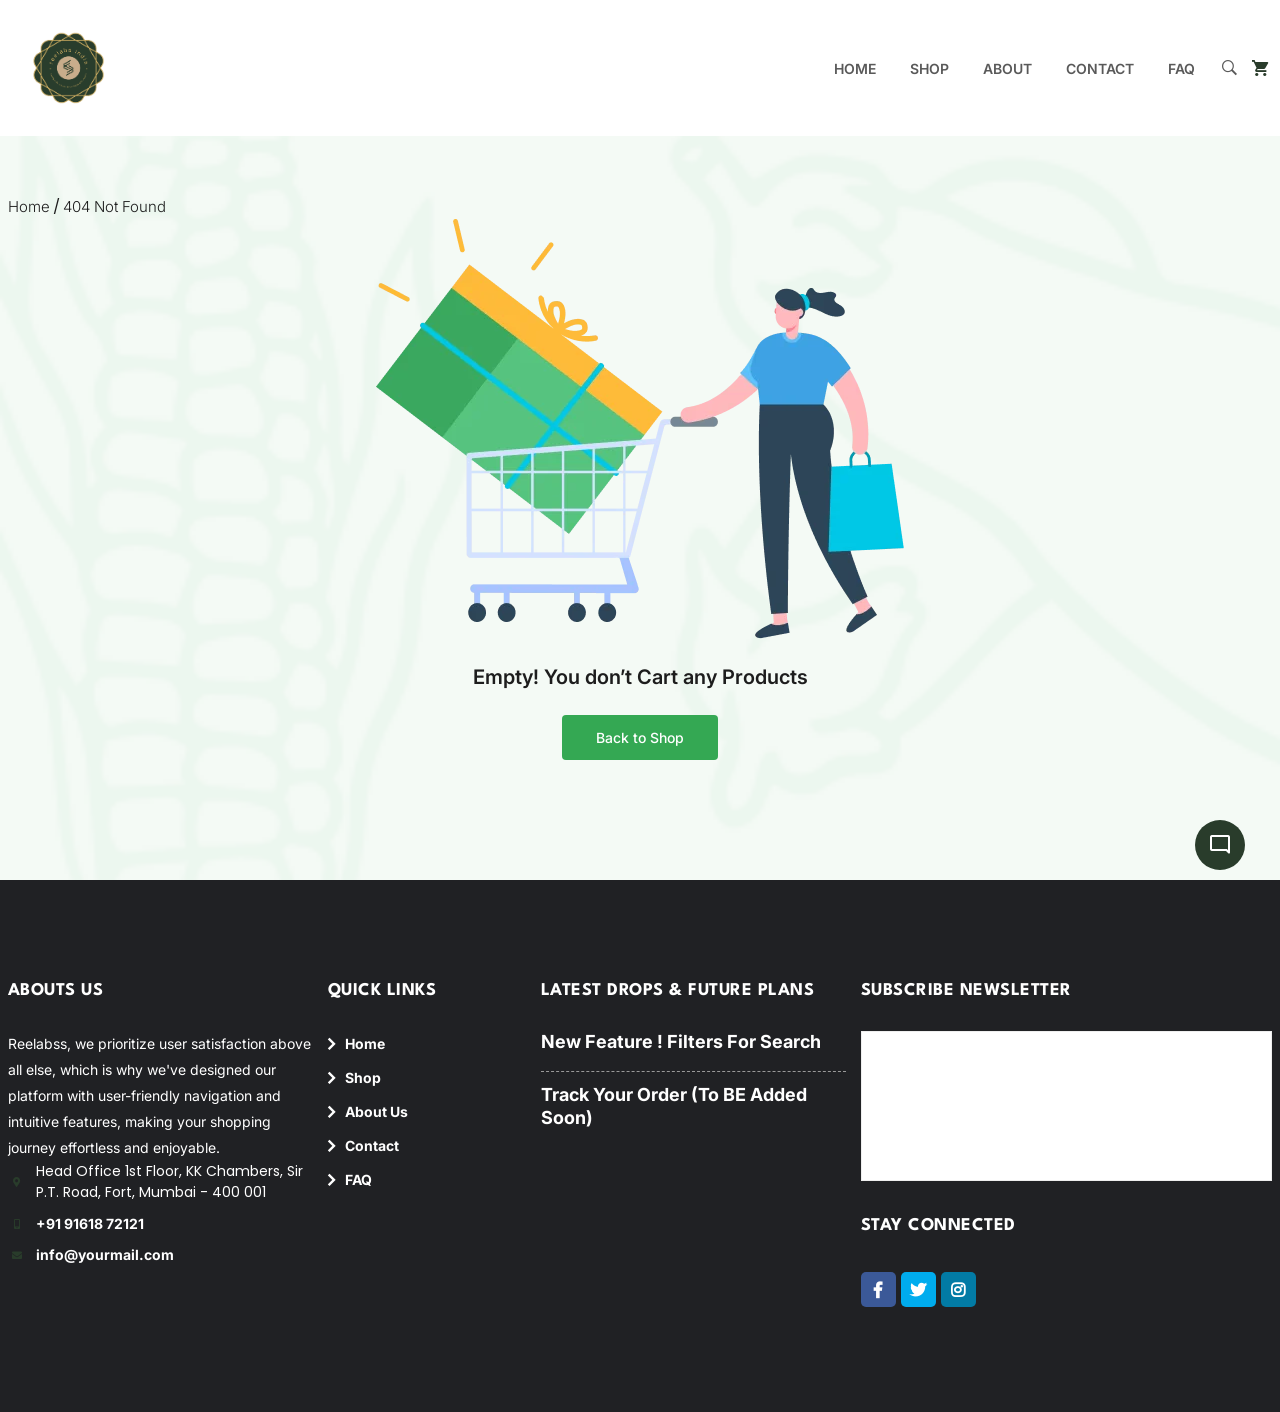
<file: empty-cart.html>
<!DOCTYPE html>
<html lang="en">

<head>
    <!-- Meta -->
    <meta charset="utf-8">
    <meta http-equiv="X-UA-Compatible" content="IE=edge">
    <meta content="Anil z" name="author">
    <meta name="viewport" content="width=device-width, initial-scale=1">
    <meta name="description"
        content="ReeLabs India, a leading organization dealing in Medicine, Commodities, Horticulture, Spices, Fruits, Garments, Dry Fruits, Honey, and Beverages.">
    <meta name="keywords"
        content="Reelabs Medicine, Reelabs Commodities, Reelabs Horticulture, Reelabs Spices, Reelabs Fruits, Reelabs Garments, Reelabs Dry Fruits, Reelabs Honey, Reelabs Beverages, ReeLabs E-commerce website">

    <!-- SITE TITLE -->
    <title>Cart | Reelabs India</title>
    <!-- Favicon Icon -->
    <link rel="shortcut icon" type="image/x-icon" href="assets/images/logo.png">
    <!-- Animation CSS -->
    <link rel="stylesheet" href="assets/css/animate.css">
    <!-- Latest Bootstrap min CSS -->
    <link rel="stylesheet" href="assets/bootstrap/css/bootstrap.min.css">
    <!-- Google Font -->
    <link href="https://fonts.googleapis.com/css?family=Oswald:200,300,400,500,600,700&amp;display=swap"
        rel="stylesheet">
    <link href="https://fonts.googleapis.com/css?family=Lora:400,400i,700,700i&amp;display=swap" rel="stylesheet">
    <link href="https://fonts.googleapis.com/css?family=Poppins:100,200,300,400,500,600,700,800,900&amp;display=swap"
        rel="stylesheet">
    <!-- Icon Font CSS -->
    <link rel="stylesheet" href="assets/css/ionicons.min.css">
    <!-- FontAwesome CSS -->
    <link rel="stylesheet" href="assets/css/all.min.css">
    <!-- Flaticon Font CSS -->
    <link rel="stylesheet" href="assets/css/flaticon.css">
    <!-- Themify Font CSS -->
    <link rel="stylesheet" href="assets/css/themify-icons.css">
    <!--- owl carousel CSS-->
    <link rel="stylesheet" href="assets/owlcarousel/css/owl.carousel.min.css">
    <link rel="stylesheet" href="assets/owlcarousel/css/owl.theme.css">
    <link rel="stylesheet" href="assets/owlcarousel/css/owl.theme.default.min.css">
    <!-- Magnific Popup CSS -->
    <link rel="stylesheet" href="assets/css/magnific-popup.css">
    <!-- jquery-ui CSS -->
    <link rel="stylesheet" href="assets/css/jquery-ui.css">
    <!-- Style CSS -->
    <link rel="stylesheet" href="assets/css/style.css">
    <link rel="stylesheet" href="assets/css/responsive.css">
    <link rel="stylesheet" id="layoutstyle" href="assets/color/theme-default.css">

    <style type="text/css" id="operaUserStyle"></style>


    <link rel="stylesheet" href="https://fonts.googleapis.com/css2?family=Material+Symbols+Outlined:opsz,wght,FILL,GRAD@48,400,0,0" />
    <link rel="stylesheet" href="https://fonts.googleapis.com/css2?family=Material+Symbols+Rounded:opsz,wght,FILL,GRAD@48,400,1,0" />
    <script src="./assets/js/chatbot/chatbot.js" defer></script>


</head>

<body class="owo">


    <div style="position: relative;">
        <button class="chatbot-toggler" style="position: fixed;z-index: 1000;">
          <span class="material-symbols-rounded">mode_comment</span>
          <span class="material-symbols-outlined">close</span>
        </button>
        <div class="chatbot" style="position: fixed;z-index: 1000">
          <header>
            <h2>Chatbot</h2>
            <span class="close-btn material-symbols-outlined">close</span>
          </header>
          <ul class="chatbox">
            <li class="chat incoming">
              <span class="material-symbols-outlined">smart_toy</span>
              <p>Hi there 👋<br>How can I help you today?</p>
            </li>
          </ul>
          <div class="chat-input">
            <textarea placeholder="Enter a message..." spellcheck="false" required></textarea>
            <span id="send-btn" class="material-symbols-rounded">send</span>
          </div>
        </div>
    </div>


    <!--------------- swiper-css ---------------->
    <link rel="stylesheet" href="css/swiper10-bundle.min.css">

    <!--------------- bootstrap-css ---------------->
    <link rel="stylesheet" href="css/bootstrap-5.3.2.min.css">

    <!---------------------- Range Slider ------------------->
    <link rel="stylesheet" href="css/nouislider.min.css">

    <!---------------------- Scroll ------------------->
    <link rel="stylesheet" href="css/aos-3.0.0.css">

    <!--------------- additional-css ---------------->
    <link rel="stylesheet" href="css/style.css">



</head>

<body>

    <!--------------- header-section --------------->
    
    <!-- START HEADER -->
    <header class="header_wrap dark_skin main_menu_uppercase main_menu_weight_600 menu_style1">
        <div class="container">
            <nav class="navbar navbar-expand-lg">
                <a class="navbar-brand" href="index.html">
                    <img src="assets/images/logo.png" alt="" height="120px" width="120px">
                </a>
                <button class="navbar-toggler" type="button" data-toggle="collapse"
                    data-target="#navbarSupportedContent" aria-controls="navbarSupportedContent" aria-expanded="false"
                    aria-label="Toggle navigation"> <span class="ion-android-menu"></span> </button>
                <div class="collapse navbar-collapse justify-content-end" id="navbarSupportedContent">
                    <ul class="navbar-nav">
                        <li class="dropdown">
                            <a class="nav-link" href="index.html">Home</a>
                        </li>
                        <li>
                            <a class="nav-link" href="shop.html">Shop</a>
                        </li>
                        <li>
                            <a class="nav-link" href="about.html">About</a>
                        <li>
                            <a class="nav-link" href="contact.html">Contact</a>
                        </li>
                        <li>
                            <a class="nav-link" href="faq.html">FAQ</a>
                        </li>

                        <!-- For Dropdown Menu  -->
                        <!-- <li class="dropdown">
                            <a class="nav-link" href="#" data-toggle="dropdown">FAQ</a>
                        </li> -->
                    </ul>
                </div>
                <ul class="navbar-nav attr-nav align-items-center">
                    <li><a href="javascript:void(0);" class="nav-link search_trigger"><i
                                class="ion-ios-search-strong"></i></a>
                        <div class="search-overlay">
                            <div class="search_wrap">
                                <form>
                                    <div class="rounded_input">
                                        <input type="text" placeholder="Search" class="form-control" id="search_input">
                                    </div>
                                    <button type="submit" class="search_icon"><i class="fas fa-search"></i></button>
                                </form>
                            </div>
                        </div>
                    </li>
                    <li class="dropdown cart_wrap">
                        <a class="nav-link active" href="cart.html" data-toggle=""><i class="ion-android-cart"></i></a>
                    </li>
                </ul>
            </nav>
        </div>
    </header>
    <!--------------- header-section-end --------------->

    <!--------------- cart-section---------------->
    <section class="blog about-blog footer-padding">
        <div class="container">
            <div class="blog-bradcrum">
                <span><a href="index.html">Home</a></span>
                <span class="devider">/</span>
                <span><a href="empty-cart.html">404 Not Found</a></span>
            </div>
            <div class="blog-item" data-aos="fade-up">
                <div class="cart-img">
                    <img src="assets/images/homepage-one/empty-cart.webp" alt="">
                </div>
                <div class="cart-content">
                    <p class="content-title">Empty! You don’t Cart any Products </p>
                    <a href="shop.html" class="shop-btn">Back to Shop</a>
                </div>
            </div>
        </div>
    </section>
    <!--------------- cart-section-end---------------->


    <!--------------- footer-section--------------->

    <footer class="bg_dark footer_dark">
        <div class="top_footer">
            <div class="container">
                <div class="row">
                    <div class="col-lg-3 col-sm-7 mb-4 mb-lg-0">
                        <h5 class="widget_title">Abouts us</h5>
                        <div class="footer_desc">
                            <p>Reelabss, we prioritize user satisfaction above all else, which is why we've designed our
                                platform with user-friendly navigation and intuitive features, making your shopping
                                journey effortless and enjoyable.</p>
                        </div>
                        <ul class="contact_info list_none">
                            <li>
                                <span class="fa fa-map-marker-alt "></span>
                                <address>Head Office
                                    1st Floor, KK Chambers,
                                    Sir P.T. Road, Fort,

                                    Mumbai - 400 001</address>
                            </li>
                            <li>
                                <span class="fa fa-mobile-alt"></span>
                                <a href="tel:+912261872121">+91 91618 72121</a>
                            </li>
                            <li>
                                <span class="fa fa-envelope"></span>
                                <a href="mailto:info@yourmail.com">info@yourmail.com</a>
                            </li>
                        </ul>
                    </div>
                    <div class="col-lg-2 col-sm-5 mb-4 mb-lg-0">
                        <h5 class="widget_title">Quick Links</h5>
                        <ul class="list_none widget_links links_style2">
                            <li><a href="index.html">Home</a></li>
                            <li><a href="shop.html">Shop</a></li>
                            <li><a href="about.html">About Us</a></li>
                            <li><a href="contact.html">Contact</a></li>
                            <li><a href="faq.html">FAQ</a></li>
                                       
                        </ul>
                    </div>
                    <div class="col-lg-3 col-md-7 mb-4 mb-md-0">
                        <h5 class="widget_title">Latest Drops & Future Plans</h5>
                        <ul class="recent_post border_bottom_dash list_none">
                            <li>
                                <div class="post_footer">
                                    <div class="post_content">
                                        <h6><a href="#">New Feature ! Filters for Search</a></h6>

                                    </div>
                                </div>
                            </li>
                            <li>
                                <div class="post_footer">
                                    <div class="post_content">
                                        <h6><a href="#">Track your Order (To BE Added Soon)</a></h6>

                                    </div>
                                </div>
                            </li>
                        </ul>
                    </div>
                    <div class="col-lg-4 col-md-5">
                        <h5 class="widget_title">Subscribe Newsletter</h5>
                        <div class="newsletter_form mb-4 mb-lg-5">
                            <iframe src="https://tachodex.substack.com/embed" width="380" height="150"
                                style="border:1px solid #EEE; background:white;" frameborder="0"
                                scrolling="no"></iframe>
                        </div>
                        <h5 class="widget_title">Stay Connected</h5>
                        <ul class="list_none social_icons radius_social">
                            <li><a href="https://www.facebook.com/Reelabs" class="sc_facebook"><i
                                        class="fab fa-facebook-f"></i></a></li>
                            <li><a href="https://www.twitter.com/reelabs" class="sc_twitter"><i
                                        class="fab fa-twitter"></i></a></li>
                            <li><a href="https://www.instagram.com/reelabs" class="sc_instagram"><i
                                        class="fab fa-instagram"></i></a></li>
                                       
                        </ul>
                    </div>
                </div>
            </div>
        </div>

    </footer>


    <!--------------- footer-section-end--------------->




    <!--------------- jQuery ---------------->
    <script src="assets/js/jquery_3.7.1.min.js"></script>

    <!--------------- bootstrap-js ---------------->
    <script src="assets/js/bootstrap_5.3.2.bundle.min.js"></script>

    <!--------------- Range-Slider-js ---------------->
    <script src="assets/js/nouislider.min.js"></script>

    <!--------------- scroll-Animation-js ---------------->
    <script src="assets/js/aos-3.0.0.js"></script>

    <!--------------- swiper-js ---------------->
    <script src="assets/js/swiper10-bundle.min.js"></script>

    <!--------------- additional-js ---------------->
    <script src="assets/js/ecoshop.js"></script>

   <!-- Latest jQuery -->
   <script src="assets/js/jquery-1.12.4.min.js"></script>
   <!-- jquery-ui js -->
   <script src="assets/js/jquery-ui.js"></script>
   <!-- popper min js -->
   <script src="assets/js/popper.min.js"></script>
   <!-- Latest compiled and minified Bootstrap -->
   <script src="assets/bootstrap/js/bootstrap.min.js"></script>
   <!-- owl-carousel min js  -->
   <script src="assets/owlcarousel/js/owl.carousel.min.js"></script>
   <!-- magnific-popup min js  -->
   <script src="assets/js/magnific-popup.min.js"></script>
   <!-- waypoints min js  -->
   <script src="assets/js/waypoints.min.js"></script>
   <!-- parallax js  -->
   <script src="assets/js/parallax.js"></script>
   <!-- jquery dd js  -->
   <script src="assets/js/jquery.dd.min.js"></script>
   <!-- countdown js  -->
   <script src="assets/js/jquery.countdown.min.js"></script>
   <!-- jquery.counterup.min js -->
   <script src="assets/js/jquery.counterup.min.js"></script>
   <!-- jquery.parallax-scroll js -->
   <script src="assets/js/jquery.parallax-scroll.js"></script>
   <!-- fit video  -->
   <script src="assets/js/jquery.fitvids.js"></script>
   <!-- imagesloaded js -->
   <script src="assets/js/imagesloaded.pkgd.min.js"></script>
   <!-- isotope min js -->
   <script src="assets/js/isotope.min.js"></script>
   <!-- cookie js -->
   <script src="assets/js/js.cookie.js"></script>
   <!-- scripts js -->
   <script src="assets/js/scripts.js"></script>


</body>

</html>
</file>
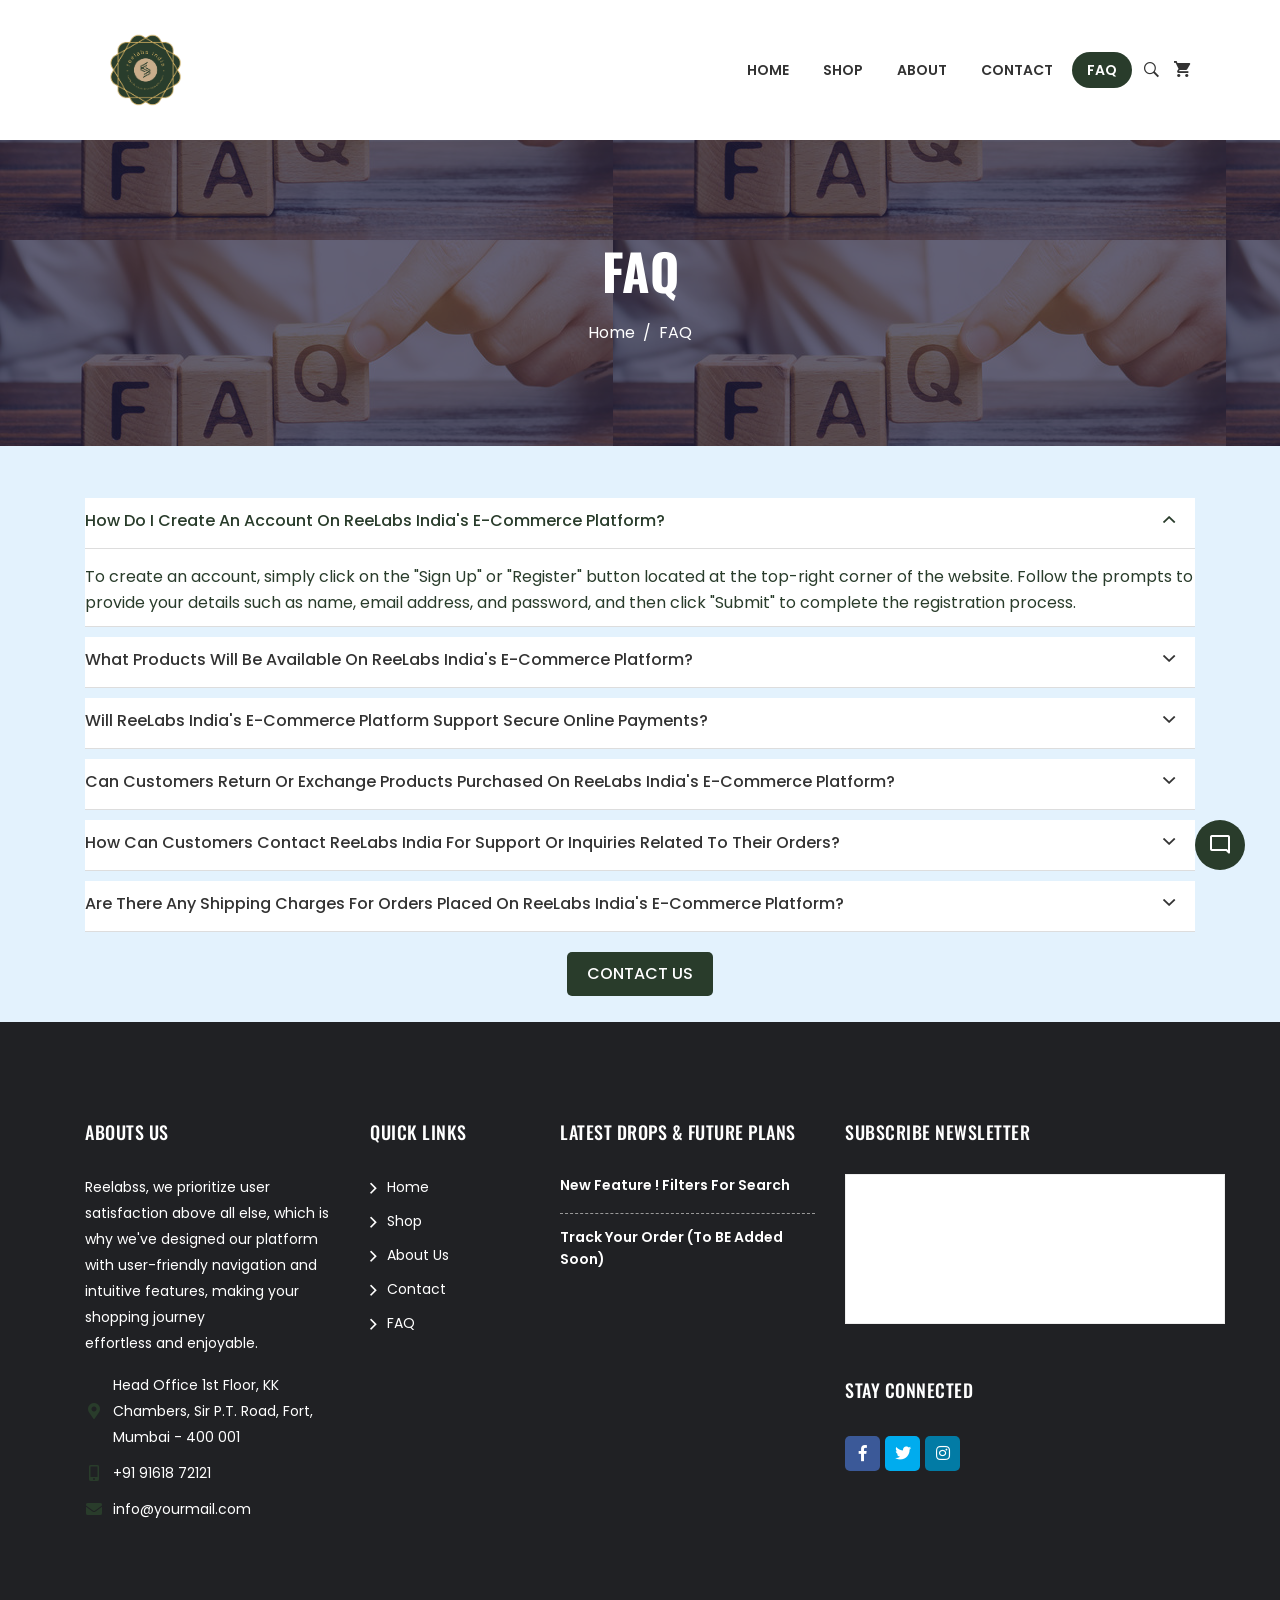
<file: faq.html>
<!DOCTYPE html>
<html lang="en">

<head>
    <!-- Meta -->
    <meta charset="utf-8">
    <meta http-equiv="X-UA-Compatible" content="IE=edge">
    <meta content="Anil z" name="author">
    <meta name="viewport" content="width=device-width, initial-scale=1">
    <meta name="description"
        content="ReeLabs India, a leading organization dealing in Medicine, Commodities, Horticulture, Spices, Fruits, Garments, Dry Fruits, Honey, and Beverages.">
    <meta name="keywords"
        content="Reelabs Medicine, Reelabs Commodities, Reelabs Horticulture, Reelabs Spices, Reelabs Fruits, Reelabs Garments, Reelabs Dry Fruits, Reelabs Honey, Reelabs Beverages, ReeLabs E-commerce website">

    <!-- SITE TITLE -->
    <title>Faq | ReeLabs India</title>
    <!-- Favicon Icon -->
    <link rel="shortcut icon" type="image/x-icon" href="assets/images/logo.png">
    <!-- Animation CSS -->
    <link rel="stylesheet" href="assets/css/animate.css">
    <!-- Latest Bootstrap min CSS -->
    <link rel="stylesheet" href="assets/bootstrap/css/bootstrap.min.css">
    <!-- Google Font -->
    <link href="https://fonts.googleapis.com/css?family=Oswald:200,300,400,500,600,700&display=swap" rel="stylesheet">
    <link href="https://fonts.googleapis.com/css?family=Lora:400,400i,700,700i&display=swap" rel="stylesheet">
    <link href="https://fonts.googleapis.com/css?family=Poppins:100,200,300,400,500,600,700,800,900&display=swap"
        rel="stylesheet">
    <!-- Icon Font CSS -->
    <link rel="stylesheet" href="assets/css/ionicons.min.css">
    <!-- FontAwesome CSS -->
    <link rel="stylesheet" href="assets/css/all.min.css">
    <!-- Flaticon Font CSS -->
    <link rel="stylesheet" href="assets/css/flaticon.css">
    <!-- Themify Font CSS -->
    <link rel="stylesheet" href="assets/css/themify-icons.css">
    <!--- owl carousel CSS-->
    <link rel="stylesheet" href="assets/owlcarousel/css/owl.carousel.min.css">
    <link rel="stylesheet" href="assets/owlcarousel/css/owl.theme.css">
    <link rel="stylesheet" href="assets/owlcarousel/css/owl.theme.default.min.css">
    <!-- Magnific Popup CSS -->
    <link rel="stylesheet" href="assets/css/magnific-popup.css">
    <!-- jquery-ui CSS -->
    <link rel="stylesheet" href="assets/css/jquery-ui.css">
    <!-- Style CSS -->
    <link rel="stylesheet" href="assets/css/style.css">
    <link rel="stylesheet" href="assets/css/responsive.css">
    <link rel="stylesheet" id="layoutstyle" href="assets/color/theme-default.css">

    <link rel="stylesheet"
        href="https://fonts.googleapis.com/css2?family=Material+Symbols+Outlined:opsz,wght,FILL,GRAD@48,400,0,0" />
    <link rel="stylesheet"
        href="https://fonts.googleapis.com/css2?family=Material+Symbols+Rounded:opsz,wght,FILL,GRAD@48,400,1,0" />
    <script src="./assets/js/chatbot/chatbot.js" defer></script>


</head>

<body class="owo">


    <div style="position: relative;">
        <button class="chatbot-toggler" style="position: fixed;z-index: 1000;">
            <span class="material-symbols-rounded">mode_comment</span>
            <span class="material-symbols-outlined">close</span>
        </button>
        <div class="chatbot" style="position: fixed;z-index: 1000">
            <header>
                <h2>Chatbot</h2>
                <span class="close-btn material-symbols-outlined">close</span>
            </header>
            <ul class="chatbox">
                <li class="chat incoming">
                    <span class="material-symbols-outlined">smart_toy</span>
                    <p>Hi there 👋<br>How can I help you today?</p>
                </li>
            </ul>
            <div class="chat-input">
                <textarea placeholder="Enter a message..." spellcheck="false" required></textarea>
                <span id="send-btn" class="material-symbols-rounded">send</span>
            </div>
        </div>
    </div>

    <!-- START HEADER -->
    <header class="header_wrap dark_skin main_menu_uppercase main_menu_weight_600 menu_style1">
        <div class="container">
            <nav class="navbar navbar-expand-lg">
                <a class="navbar-brand" href="index.html">
                    <img src="assets/images/logo.png" alt="" height="120px" width="120px">
                </a>
                <button class="navbar-toggler" type="button" data-toggle="collapse"
                    data-target="#navbarSupportedContent" aria-controls="navbarSupportedContent" aria-expanded="false"
                    aria-label="Toggle navigation"> <span class="ion-android-menu"></span> </button>
                <div class="collapse navbar-collapse justify-content-end" id="navbarSupportedContent">
                    <ul class="navbar-nav">
                        <li class="dropdown">
                            <a class="nav-link" href="index.html">Home</a>
                        </li>
                        <li>
                            <a class="nav-link" href="shop.html">Shop</a>
                        </li>
                        <li>
                            <a class="nav-link" href="about.html">About</a>
                        <li>
                            <a class="nav-link" href="contact.html">Contact</a>
                        </li>
                        <li>
                            <a class="nav-link active" href="faq.html">FAQ</a>
                        </li>

                        <!-- For Dropdown Menu  -->
                        <!-- <li class="dropdown">
                            <a class="nav-link" href="#" data-toggle="dropdown">FAQ</a>
                        </li> -->
                    </ul>
                </div>
                <ul class="navbar-nav attr-nav align-items-center">
                    <li><a href="javascript:void(0);" class="nav-link search_trigger"><i
                                class="ion-ios-search-strong"></i></a>
                        <div class="search-overlay">
                            <div class="search_wrap">
                                <form>
                                    <div class="rounded_input">
                                        <input type="text" placeholder="Search" class="form-control" id="search_input">
                                    </div>
                                    <button type="submit" class="search_icon"><i class="fas fa-search"></i></button>
                                </form>
                            </div>
                        </div>
                    </li>
                    <li class="dropdown cart_wrap">
                        <a class="nav-link" href="cart.html" data-toggle=""><i class="ion-android-cart"></i></a>
                    </li>
                </ul>
            </nav>
        </div>
    </header>
    <!-- END HEADER -->


    <!-- START SECTION BREADCRUMB -->
    <section class="breadcrumb_section page-title-light background_bg bg_fixed overlay_bg_blue_70"
        style="background-image: url('assets/images/faq.jpg');">

        <div class="container">
            <div class="row align-items-center">
                <div class="col-sm-12 text-center">
                    <div class="page-title">
                        <h1>FAQ</h1>
                    </div>
                    <nav aria-label="breadcrumb">
                        <ol class="breadcrumb justify-content-center">
                            <li class="breadcrumb-item"><a href="index.html">Home</a></li>
                            <li class="breadcrumb-item"><a href="faq.html">FAQ</a></li>
                        </ol>
                    </nav>
                </div>
            </div>
        </div>
    </section><br><br>
    <!-- END SECTION BREADCRUMB -->



    <!-- START SECTION FAQ -->
    <div>
        <div class="container">
            <div class="row">
                <div class="col-12">
                    <div id="accordion" class="accordion">

                        <div class="card">
                            <div class="card-header" id="heading-One">
                                <h6 class="mb-0"> <a data-toggle="collapse" href="#collapse-One" aria-expanded="true"
                                        aria-controls="collapse-One">How do I create an account
                                        on ReeLabs India's e-commerce platform?</a> </h6>
                            </div>
                            <div id="collapse-One" class="collapse show" aria-labelledby="heading-One"
                                data-parent="#accordion">
                                <div class="card-body">To create an account, simply click on the "Sign Up" or "Register"
                                    button located at the top-right corner of the website. Follow the prompts to provide
                                    your details such as name, email address, and password, and then click "Submit" to
                                    complete the registration process. </div>
                            </div>
                        </div>

                        <div class="card">
                            <div class="card-header" id="heading-Two">
                                <h6 class="mb-0"> <a class="collapsed" data-toggle="collapse" href="#collapse-Two"
                                        aria-expanded="false" aria-controls="collapse-Five">What products will be
                                        available on ReeLabs India's
                                        e-commerce platform?</a> </h6>
                            </div>
                            <div id="collapse-Two" class="collapse" aria-labelledby="heading-Two"
                                data-parent="#accordion">
                                <div class="card-body">Our e-commerce platform will offer a diverse range of products
                                    including medicine, commodities, horticulture, spices, fruits, garments, dry fruits,
                                    honey, and beverages.</div>
                            </div>
                        </div>


                        <div class="card">
                            <div class="card-header" id="heading-Three">
                                <h6 class="mb-0"> <a class="collapsed" data-toggle="collapse" href="#collapse-Three"
                                        aria-expanded="false" aria-controls="collapse-Three">Will ReeLabs India's
                                        e-commerce platform support secure online payments?</a> </h6>
                            </div>
                            <div id="collapse-Three" class="collapse" aria-labelledby="heading-Three"
                                data-parent="#accordion">
                                <div class="card-body">Yes, our e-commerce platform will integrate secure payment
                                    gateways to ensure safe and convenient online transactions for our customers.</div>
                            </div>
                        </div>

                        <div class="card">
                            <div class="card-header" id="heading-Four">
                                <h6 class="mb-0"> <a class="collapsed" data-toggle="collapse" href="#collapse-Four"
                                        aria-expanded="false" aria-controls="collapse-Five">Can customers return or
                                        exchange products
                                        purchased on ReeLabs India's e-commerce platform?</a> </h6>
                            </div>
                            <div id="collapse-Four" class="collapse" aria-labelledby="heading-Four"
                                data-parent="#accordion">
                                <div class="card-body">Yes, our platform will have a hassle-free return and
                                    exchange policy, allowing customers to return or exchange products within a
                                    specified timeframe and under certain conditions.</div>
                            </div>
                        </div>

                        <div class="card">
                            <div class="card-header" id="heading-Five">
                                <h6 class="mb-0"> <a class="collapsed" data-toggle="collapse" href="#collapse-Five"
                                        aria-expanded="false" aria-controls="collapse-Five">How can customers contact
                                        ReeLabs
                                        India for support or inquiries related to their orders?</a> </h6>
                            </div>
                            <div id="collapse-Five" class="collapse" aria-labelledby="heading-Five"
                                data-parent="#accordion">
                                <div class="card-body">Customers can easily reach out to our customer
                                    support team through various channels including email, phone, or live
                                    chat support available on the e-commerce platform.</div>
                            </div>
                        </div>

                        <div class="card">
                            <div class="card-header" id="heading-six">
                                <h6 class="mb-0"> <a class="collapsed" data-toggle="collapse" href="#collapse-six"
                                        aria-expanded="false" aria-controls="collapse-six">Are there any shipping
                                        charges for
                                        orders placed on ReeLabs India's e-commerce platform?</a> </h6>
                            </div>
                            <div id="collapse-six" class="collapse" aria-labelledby="heading-six"
                                data-parent="#accordion">
                                <div class="card-body">Shipping charges may vary based on factors such
                                    as order value, weight, and delivery location. We strive to offer
                                    competitive shipping rates and sometimes provide free shipping for
                                    orders above a certain threshold.</div>
                            </div>
                        </div>
                    </div>
                </div>
            </div>

            <style>
                .centered-button {
                    text-align: center;
                    margin-top: 20px;
                    /* Adjust as needed */
                }

                .centered-button .btn {
                    background-color: #293c2b;
                    color: white;
                    padding: 10px 20px;
                    border-radius: 5px;
                    text-decoration: none;
                    /* Remove underline */
                    border: none;
                }
            </style>

            <div class="centered-content">
                <div class="centered-button">
                    <a href="contact.html" class="btn btn-primary">Contact Us</a>
                </div>
            </div>
        </div>

    </div><br>

    </section>
    <!-- END SECTION FAQ -->

    <!-- START FOOTER -->
    <footer class="bg_dark footer_dark">
        <div class="top_footer">
            <div class="container">
                <div class="row">
                    <div class="col-lg-3 col-sm-7 mb-4 mb-lg-0">
                        <h5 class="widget_title">Abouts us</h5>
                        <div class="footer_desc">
                            <p>Reelabss, we prioritize user satisfaction above all else, which is why we've designed our
                                platform with user-friendly navigation and intuitive features, making your shopping
                                journey effortless and enjoyable.</p>
                        </div>
                        <ul class="contact_info list_none">
                            <li>
                                <span class="fa fa-map-marker-alt "></span>
                                <address>Head Office
                                    1st Floor, KK Chambers,
                                    Sir P.T. Road, Fort,

                                    Mumbai - 400 001</address>
                            </li>
                            <li>
                                <span class="fa fa-mobile-alt"></span>
                                <a href="tel:+912261872121">+91 91618 72121</a>
                            </li>
                            <li>
                                <span class="fa fa-envelope"></span>
                                <a href="mailto:info@yourmail.com">info@yourmail.com</a>
                            </li>
                        </ul>
                    </div>
                    <div class="col-lg-2 col-sm-5 mb-4 mb-lg-0">
                        <h5 class="widget_title">Quick Links</h5>
                        <ul class="list_none widget_links links_style2">
                            <li><a href="index.html">Home</a></li>
                            <li><a href="shop.html">Shop</a></li>
                            <li><a href="about.html">About Us</a></li>
                            <li><a href="contact.html">Contact</a></li>
                            <li><a href="faq.html">FAQ</a></li>
                                       
                        </ul>
                    </div>
                    <div class="col-lg-3 col-md-7 mb-4 mb-md-0">
                        <h5 class="widget_title">Latest Drops & Future Plans</h5>
                        <ul class="recent_post border_bottom_dash list_none">
                            <li>
                                <div class="post_footer">
                                    <div class="post_content">
                                        <h6><a href="#">New Feature ! Filters for Search</a></h6>

                                    </div>
                                </div>
                            </li>
                            <li>
                                <div class="post_footer">
                                    <div class="post_content">
                                        <h6><a href="#">Track your Order (To BE Added Soon)</a></h6>

                                    </div>
                                </div>
                            </li>
                        </ul>
                    </div>
                    <div class="col-lg-4 col-md-5">
                        <h5 class="widget_title">Subscribe Newsletter</h5>
                        <div class="newsletter_form mb-4 mb-lg-5">
                            <iframe src="https://tachodex.substack.com/embed" width="380" height="150"
                                style="border:1px solid #EEE; background:white;" frameborder="0"
                                scrolling="no"></iframe>
                        </div>
                        <h5 class="widget_title">Stay Connected</h5>
                        <ul class="list_none social_icons radius_social">
                            <li><a href="https://www.facebook.com/Reelabs" class="sc_facebook"><i
                                        class="fab fa-facebook-f"></i></a></li>
                            <li><a href="https://www.twitter.com/reelabs" class="sc_twitter"><i
                                        class="fab fa-twitter"></i></a></li>
                            <li><a href="https://www.instagram.com/reelabs" class="sc_instagram"><i
                                        class="fab fa-instagram"></i></a></li>
                                       
                        </ul>
                    </div>
                </div>
            </div>
        </div>

    </footer>
    <!-- END FOOTER -->


    <!-- <a href="#" class="scrollup" style="display: none;"><i class="ion-ios-arrow-up"></i></a> -->

    <!-- Latest jQuery -->
    <script src="assets/js/jquery-1.12.4.min.js"></script>
    <!-- jquery-ui js -->
    <script src="assets/js/jquery-ui.js"></script>
    <!-- popper min js -->
    <script src="assets/js/popper.min.js"></script>
    <!-- Latest compiled and minified Bootstrap -->
    <script src="assets/bootstrap/js/bootstrap.min.js"></script>
    <!-- owl-carousel min js  -->
    <script src="assets/owlcarousel/js/owl.carousel.min.js"></script>
    <!-- magnific-popup min js  -->
    <script src="assets/js/magnific-popup.min.js"></script>
    <!-- waypoints min js  -->
    <script src="assets/js/waypoints.min.js"></script>
    <!-- parallax js  -->
    <script src="assets/js/parallax.js"></script>
    <!-- jquery dd js  -->
    <script src="assets/js/jquery.dd.min.js"></script>
    <!-- countdown js  -->
    <script src="assets/js/jquery.countdown.min.js"></script>
    <!-- jquery.counterup.min js -->
    <script src="assets/js/jquery.counterup.min.js"></script>
    <!-- jquery.parallax-scroll js -->
    <script src="assets/js/jquery.parallax-scroll.js"></script>
    <!-- fit video  -->
    <script src="assets/js/jquery.fitvids.js"></script>
    <!-- imagesloaded js -->
    <script src="assets/js/imagesloaded.pkgd.min.js"></script>
    <!-- isotope min js -->
    <script src="assets/js/isotope.min.js"></script>
    <!-- cookie js -->
    <script src="assets/js/js.cookie.js"></script>
    <!-- scripts js -->
    <script src="assets/js/scripts.js"></script>

</body>

</html>
</file>
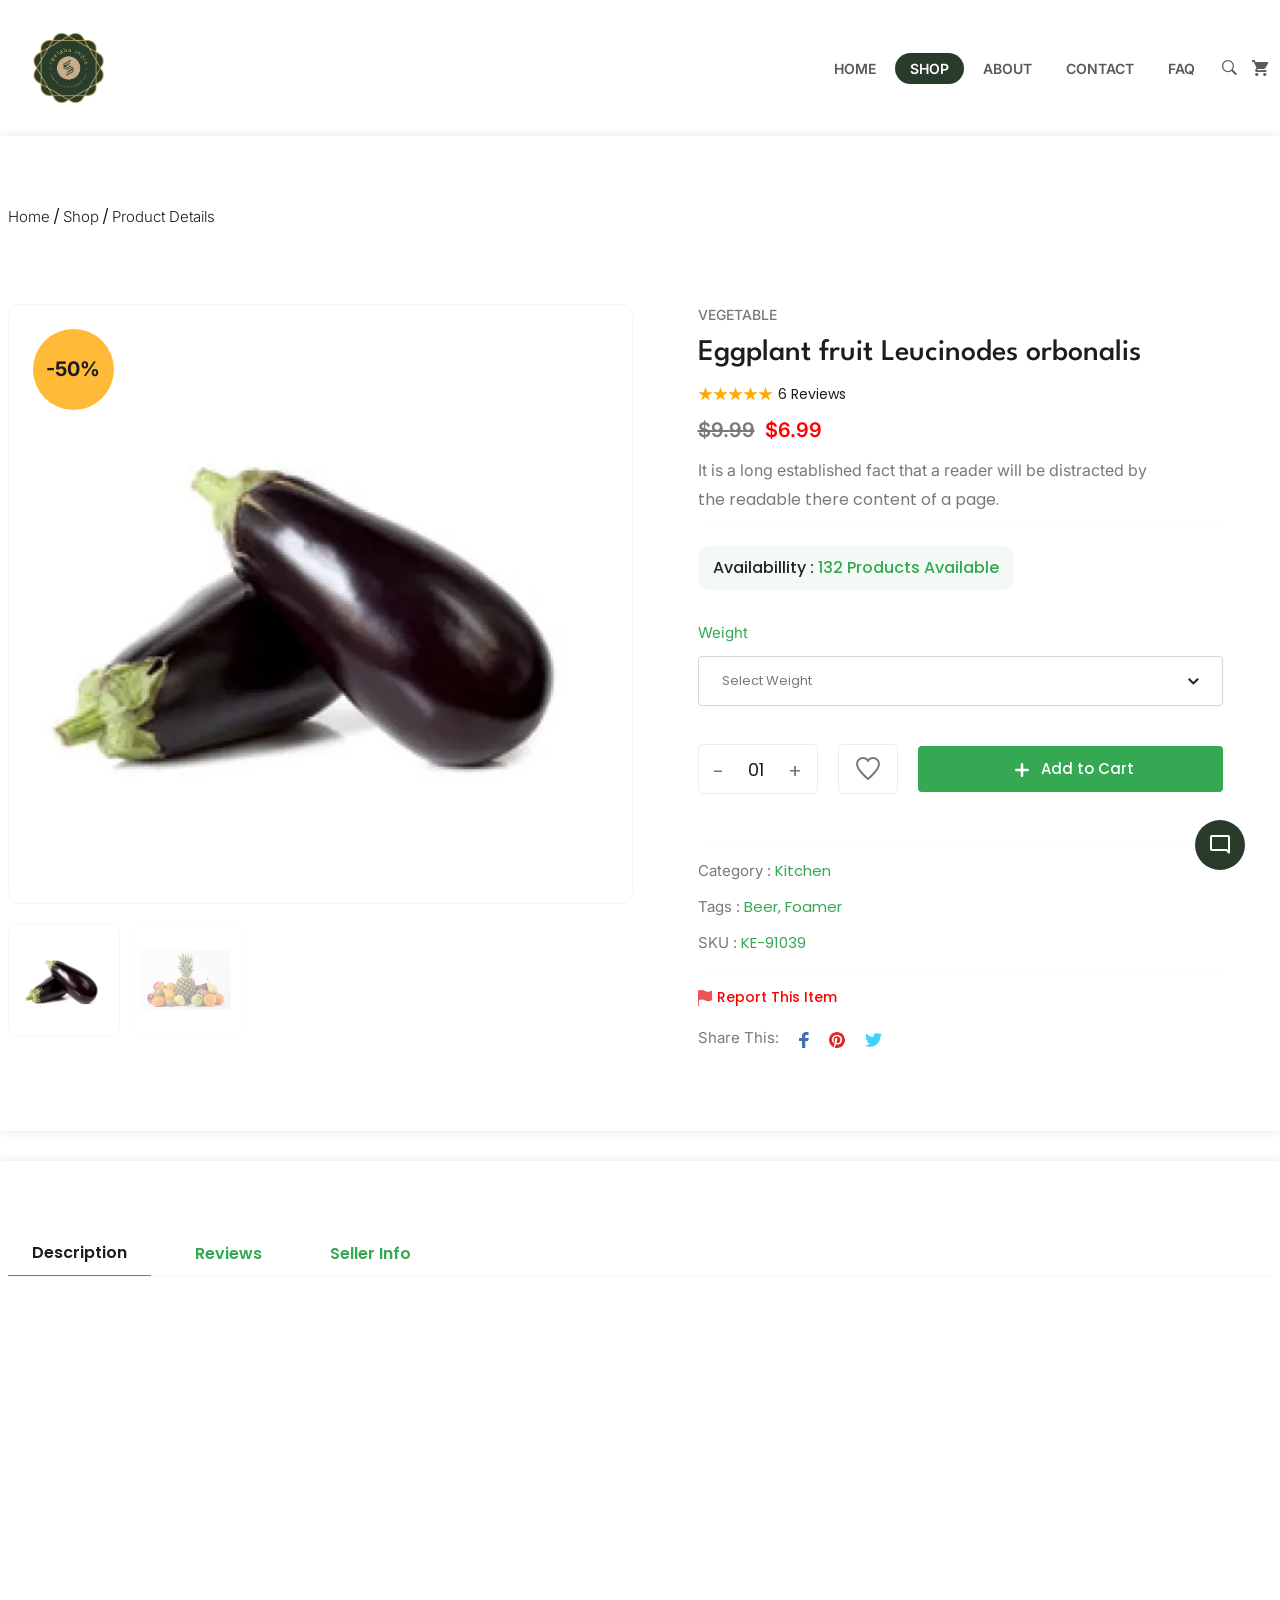
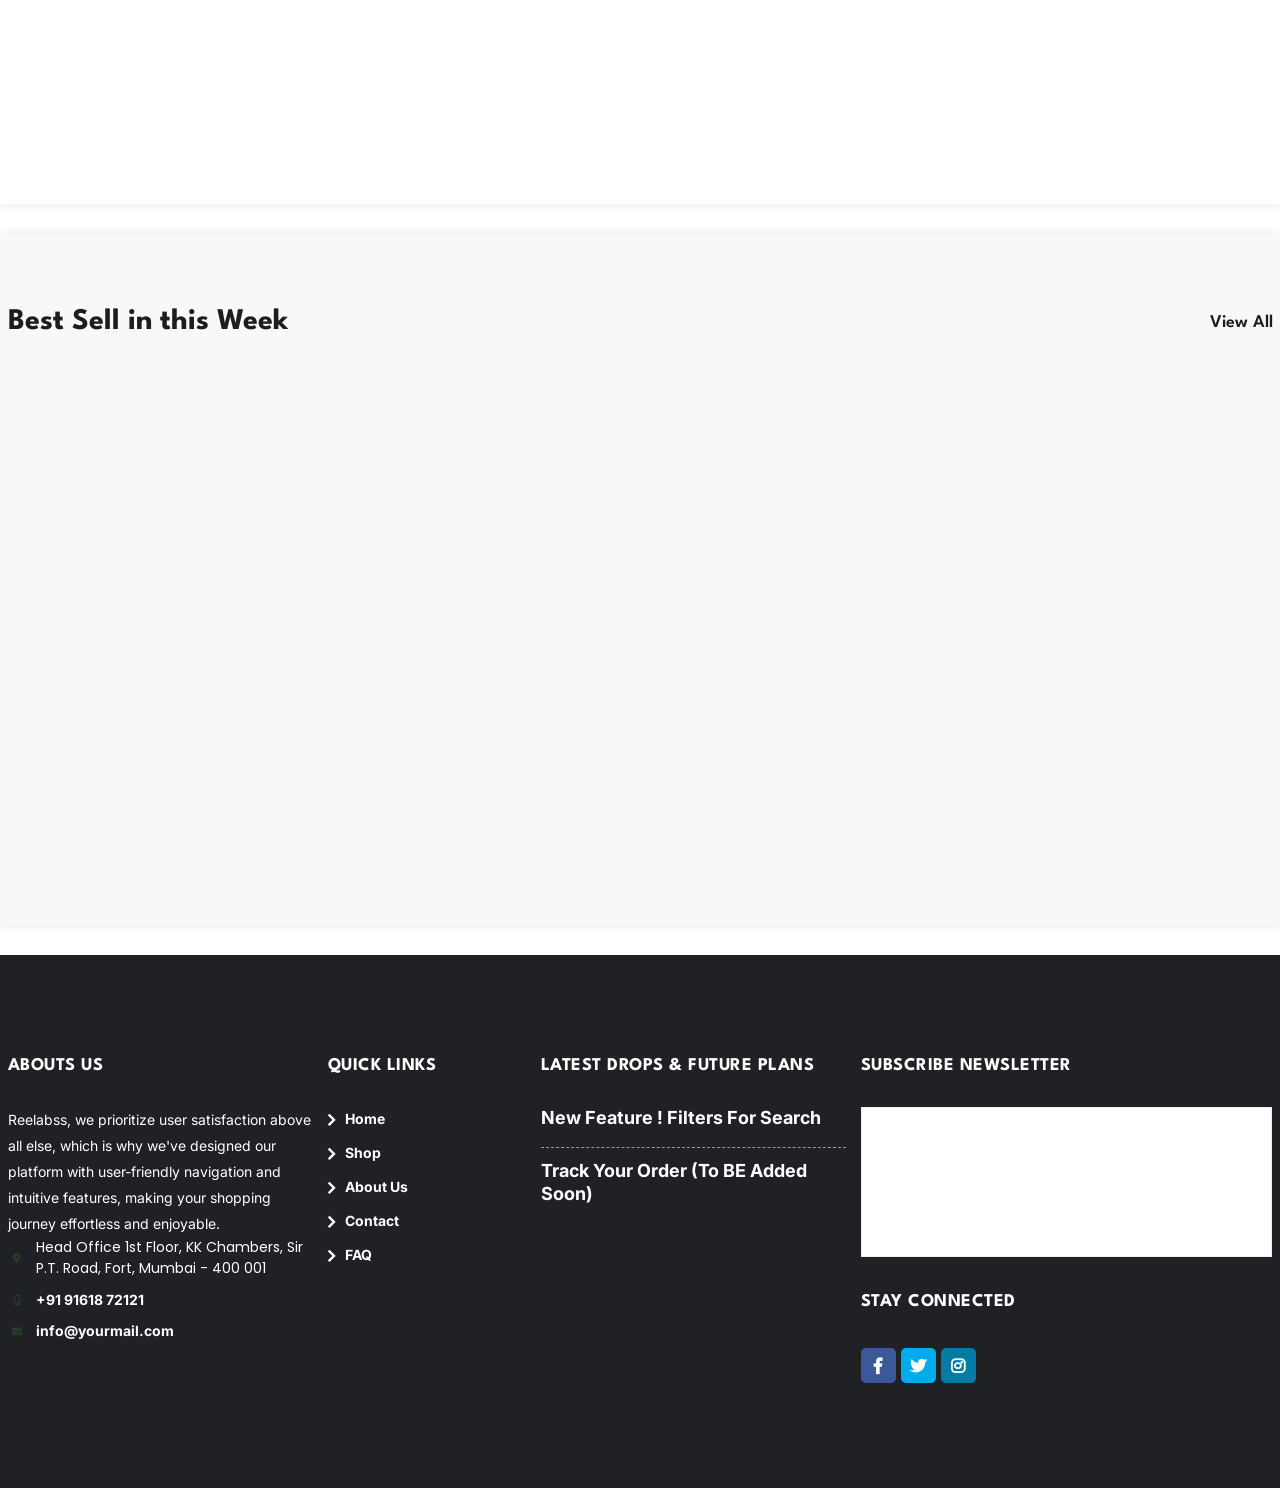
<file: product-info.html>
<!DOCTYPE html>
<html lang="en">

<head>
    <!-- Meta -->
    <meta charset="utf-8">
    <meta http-equiv="X-UA-Compatible" content="IE=edge">
    <meta content="Anil z" name="author">
    <meta name="viewport" content="width=device-width, initial-scale=1">
    <meta name="description"
        content="ReeLabs India, a leading organization dealing in Medicine, Commodities, Horticulture, Spices, Fruits, Garments, Dry Fruits, Honey, and Beverages.">
    <meta name="keywords"
        content="Reelabs Medicine, Reelabs Commodities, Reelabs Horticulture, Reelabs Spices, Reelabs Fruits, Reelabs Garments, Reelabs Dry Fruits, Reelabs Honey, Reelabs Beverages, ReeLabs E-commerce website">

    <!-- SITE TITLE -->
    <title>Product Info | Reelabs India</title>
    <!-- Favicon Icon -->
    <link rel="shortcut icon" type="image/x-icon" href="assets/images/logo.png">
    <!-- Animation CSS -->
    <link rel="stylesheet" href="assets/css/animate.css">
    <!-- Latest Bootstrap min CSS -->
    <link rel="stylesheet" href="assets/bootstrap/css/bootstrap.min.css">
    <!-- Google Font -->
    <link href="https://fonts.googleapis.com/css?family=Oswald:200,300,400,500,600,700&amp;display=swap"
        rel="stylesheet">
    <link href="https://fonts.googleapis.com/css?family=Lora:400,400i,700,700i&amp;display=swap" rel="stylesheet">
    <link href="https://fonts.googleapis.com/css?family=Poppins:100,200,300,400,500,600,700,800,900&amp;display=swap"
        rel="stylesheet">
    <!-- Icon Font CSS -->
    <link rel="stylesheet" href="assets/css/ionicons.min.css">
    <!-- FontAwesome CSS -->
    <link rel="stylesheet" href="assets/css/all.min.css">
    <!-- Flaticon Font CSS -->
    <link rel="stylesheet" href="assets/css/flaticon.css">
    <!-- Themify Font CSS -->
    <link rel="stylesheet" href="assets/css/themify-icons.css">
    <!--- owl carousel CSS-->
    <link rel="stylesheet" href="assets/owlcarousel/css/owl.carousel.min.css">
    <link rel="stylesheet" href="assets/owlcarousel/css/owl.theme.css">
    <link rel="stylesheet" href="assets/owlcarousel/css/owl.theme.default.min.css">
    <!-- Magnific Popup CSS -->
    <link rel="stylesheet" href="assets/css/magnific-popup.css">
    <!-- jquery-ui CSS -->
    <link rel="stylesheet" href="assets/css/jquery-ui.css">
    <!-- Style CSS -->
    <link rel="stylesheet" href="assets/css/style.css">
    <link rel="stylesheet" href="assets/css/responsive.css">
    <link rel="stylesheet" id="layoutstyle" href="assets/color/theme-default.css">

    <style type="text/css" id="operaUserStyle"></style>


    <link rel="stylesheet" href="https://fonts.googleapis.com/css2?family=Material+Symbols+Outlined:opsz,wght,FILL,GRAD@48,400,0,0" />
    <link rel="stylesheet" href="https://fonts.googleapis.com/css2?family=Material+Symbols+Rounded:opsz,wght,FILL,GRAD@48,400,1,0" />
    <script src="./assets/js/chatbot/chatbot.js" defer></script>


</head>

<body class="owo">


    <div style="position: relative;">
        <button class="chatbot-toggler" style="position: fixed;z-index: 1000;">
          <span class="material-symbols-rounded">mode_comment</span>
          <span class="material-symbols-outlined">close</span>
        </button>
        <div class="chatbot" style="position: fixed;z-index: 1000">
          <header>
            <h2>Chatbot</h2>
            <span class="close-btn material-symbols-outlined">close</span>
          </header>
          <ul class="chatbox">
            <li class="chat incoming">
              <span class="material-symbols-outlined">smart_toy</span>
              <p>Hi there 👋<br>How can I help you today?</p>
            </li>
          </ul>
          <div class="chat-input">
            <textarea placeholder="Enter a message..." spellcheck="false" required></textarea>
            <span id="send-btn" class="material-symbols-rounded">send</span>
          </div>
        </div>
    </div>


    <!--------------- swiper-css ---------------->
    <link rel="stylesheet" href="css/swiper10-bundle.min.css">

    <!--------------- bootstrap-css ---------------->
    <link rel="stylesheet" href="css/bootstrap-5.3.2.min.css">

    <!---------------------- Range Slider ------------------->
    <link rel="stylesheet" href="css/nouislider.min.css">

    <!---------------------- Scroll ------------------->
    <link rel="stylesheet" href="css/aos-3.0.0.css">

    <!--------------- additional-css ---------------->
    <link rel="stylesheet" href="css/style.css">



</head>

<body>

    <!--------------- header-section --------------->
        <header class="header_wrap dark_skin main_menu_uppercase main_menu_weight_600 menu_style1">
        <div class="container">
            <nav class="navbar navbar-expand-lg">
                <a class="navbar-brand" href="index.html">
                    <img src="assets/images/logo.png" alt="" height="120px" width="120px">
                </a>
                <button class="navbar-toggler" type="button" data-toggle="collapse"
                    data-target="#navbarSupportedContent" aria-controls="navbarSupportedContent" aria-expanded="false"
                    aria-label="Toggle navigation"> <span class="ion-android-menu"></span> </button>
                <div class="collapse navbar-collapse justify-content-end" id="navbarSupportedContent">
                    <ul class="navbar-nav">
                        <li class="dropdown">
                            <a class="nav-link" href="index.html">Home</a>
                        </li>
                        <li>
                            <a class="nav-link active" href="shop.html">Shop</a>
                        </li>
                        <li>
                            <a class="nav-link" href="about.html">About</a>
                        <li>
                            <a class="nav-link" href="contact.html">Contact</a>
                        </li>
                        <li>
                            <a class="nav-link" href="faq.html">FAQ</a>
                        </li>

                        <!-- For Dropdown Menu  -->
                        <!-- <li class="dropdown">
                            <a class="nav-link" href="#" data-toggle="dropdown">FAQ</a>
                        </li> -->
                    </ul>
                </div>
                <ul class="navbar-nav attr-nav align-items-center">
                    <li><a href="javascript:void(0);" class="nav-link search_trigger"><i
                                class="ion-ios-search-strong"></i></a>
                        <div class="search-overlay">
                            <div class="search_wrap">
                                <form>
                                    <div class="rounded_input">
                                        <input type="text" placeholder="Search" class="form-control" id="search_input">
                                    </div>
                                    <button type="submit" class="search_icon"><i class="fas fa-search"></i></button>
                                </form>
                            </div>
                        </div>
                    </li>
                    <li class="dropdown cart_wrap">
                        <a class="nav-link" href="cart.html" data-toggle=""><i class="ion-android-cart"></i></a>
                    </li>
                </ul>
            </nav>
        </div>
    </header>
    <!--------------- header-section-end --------------->

    <!--------------- products-info-section--------------->
    <section class="product product-info">
        <div class="container">
            <div class="blog-bradcrum">
                <span><a href="index.html">Home</a></span>
                <span class="devider">/</span>
                <span><a href="product-sidebar.html">Shop</a></span>
                <span class="devider">/</span>
                <span><a href="product-info.html#">Product Details</a></span>
            </div>
            <div class="product-info-section">
                <div class="row ">
                    <div class="col-md-6">
                        <div class="product-info-img" data-aos="fade-right">
                            <div class="swiper product-top">
                                <div class="product-discount-content">
                                    <h4>-50%</h4>
                                </div>
                                <div class="swiper-wrapper">
                                    <div class="swiper-slide slider-top-img">
                                        <img src="assets/images/homepage-one/product-img/p-img-37.webp" alt="img">
                                    </div>
                                    <div class="swiper-slide slider-top-img">
                                        <img src="assets/images/homepage-one/product-img/p-img-38.webp" alt="img">
                                    </div>
                                </div>
                            </div>
                            <div class="swiper product-bottom">
                                <div class="swiper-wrapper">
                                    <div class="swiper-slide slider-bottom-img">
                                        <img src="assets/images/homepage-one/product-img/p-img-37.webp" alt="img">
                                    </div>
                                    <div class="swiper-slide slider-bottom-img">
                                        <img src="assets/images/homepage-one/product-img/p-img-38.webp" alt="img">
                                    </div>
                                </div>
                            </div>
                        </div>
                    </div>
                    <div class="col-md-6">
                        <div class="product-info-content" data-aos="fade-left">
                            <span class="wrapper-subtitle">Vegetable</span>
                            <h3 class="wrapper-heading">Eggplant fruit Leucinodes orbonalis
                            </h3>
                            <div class="ratings">
                                <span>
                                    <svg width="75" height="15" viewBox="0 0 75 15" fill="none"
                                        xmlns="http://www.w3.org/2000/svg">
                                        <path
                                            d="M7.5 0L9.18386 5.18237H14.6329L10.2245 8.38525L11.9084 13.5676L7.5 10.3647L3.09161 13.5676L4.77547 8.38525L0.367076 5.18237H5.81614L7.5 0Z"
                                            fill="#FFA800" />
                                        <path
                                            d="M22.5 0L24.1839 5.18237H29.6329L25.2245 8.38525L26.9084 13.5676L22.5 10.3647L18.0916 13.5676L19.7755 8.38525L15.3671 5.18237H20.8161L22.5 0Z"
                                            fill="#FFA800" />
                                        <path
                                            d="M37.5 0L39.1839 5.18237H44.6329L40.2245 8.38525L41.9084 13.5676L37.5 10.3647L33.0916 13.5676L34.7755 8.38525L30.3671 5.18237H35.8161L37.5 0Z"
                                            fill="#FFA800" />
                                        <path
                                            d="M52.5 0L54.1839 5.18237H59.6329L55.2245 8.38525L56.9084 13.5676L52.5 10.3647L48.0916 13.5676L49.7755 8.38525L45.3671 5.18237H50.8161L52.5 0Z"
                                            fill="#FFA800" />
                                        <path
                                            d="M67.5 0L69.1839 5.18237H74.6329L70.2245 8.38525L71.9084 13.5676L67.5 10.3647L63.0916 13.5676L64.7755 8.38525L60.3671 5.18237H65.8161L67.5 0Z"
                                            fill="#FFA800" />
                                    </svg>
                                </span>
                                <span class="text">6 Reviews</span>
                            </div>
                            <div class="price">
                                <span class="price-cut">$9.99</span>
                                <span class="new-price">$6.99</span>
                            </div>
                            <p class="content-paragraph">It is a long established fact that a reader will be distracted
                                by <span class="inner-text">the readable there content of a page.</span></p>
                            <hr>
                            <div class="product-availability">
                                <span>Availabillity : </span>
                                <span class="inner-text">132 Products Available</span>
                            </div>
                            <div class="product-size">
                                <P class="size-title">Weight</P>
                                <div class="size-section">
                                    <span class="size-text">Select Weight</span>
                                    <div class="toggle-btn">
                                        <span class="toggle-btn2"></span>
                                        <span class="chevron">
                                            <svg width="11" height="7" viewBox="0 0 11 7" fill="none"
                                                xmlns="http://www.w3.org/2000/svg">
                                                <path d="M5.4 6.8L0 1.4L1.4 0L5.4 4L9.4 0L10.8 1.4L5.4 6.8Z"
                                                    fill="#222222" />
                                            </svg>
                                        </span>
                                    </div>
                                </div>
                                <ul class="size-option">
                                    <li class="option">
                                        <span class="option-text">500 gram</span>
                                        <span class="option-measure">$5.00</span>
                                    </li>
                                    <li class="option">
                                        <span class="option-text">1 Kg</span>
                                        <span class="option-measure">$9.00</span>
                                    </li>
                                    <li class="option">
                                        <span class="option-text">2 Kg</span>
                                        <span class="option-measure">$18.00</span>
                                    </li>
                                    <li class="option">
                                        <span class="option-text">3 Kg</span>
                                        <span class="option-measure">$29.00</span>
                                    </li>
                                    <li class="option">
                                        <span class="option-text">5 Kg</span>
                                        <span class="option-measure">$35.00</span>
                                    </li>
                                </ul>
                            </div>
                            <div class="product-quantity">
                                <div class="quantity-wrapper">
                                    <div class="quantity">
                                        <span class="minus">
                                            -
                                        </span>
                                        <span class="number"></span>
                                        <span class="plus">
                                            +
                                        </span>
                                    </div>
                                    <div class="wishlist">
                                        <span>
                                            <svg width="24" height="24" viewBox="0 0 24 24" fill="none"
                                                xmlns="http://www.w3.org/2000/svg">
                                                <path
                                                    d="M17 1C14.9 1 13.1 2.1 12 3.7C10.9 2.1 9.1 1 7 1C3.7 1 1 3.7 1 7C1 13 12 22 12 22C12 22 23 13 23 7C23 3.7 20.3 1 17 1Z"
                                                    stroke="#797979" stroke-width="2" stroke-miterlimit="10"
                                                    stroke-linecap="square" />
                                            </svg>
                                        </span>
                                    </div>
                                </div>
                                <a href="product-info.html#" class="shop-btn">
                                    <span>
                                        <svg width="14" height="14" viewBox="0 0 14 14" fill="none"
                                            xmlns="http://www.w3.org/2000/svg">
                                            <path
                                                d="M8.25357 3.32575C8.25357 4.00929 8.25193 4.69283 8.25467 5.37583C8.25576 5.68424 8.31536 5.74439 8.62431 5.74439C9.964 5.74603 11.3031 5.74275 12.6428 5.74603C13.2728 5.74767 13.7397 6.05663 13.9246 6.58104C14.2209 7.42098 13.614 8.24232 12.6762 8.25052C11.5919 8.25982 10.5075 8.25271 9.4232 8.25271C9.17714 8.25271 8.93107 8.25216 8.68501 8.25271C8.2913 8.2538 8.25412 8.29154 8.25412 8.69838C8.25357 10.0195 8.25686 11.3412 8.25248 12.6624C8.25029 13.2836 7.92603 13.7544 7.39891 13.9305C6.56448 14.2088 5.75848 13.6062 5.74863 12.6821C5.73824 11.7251 5.74645 10.7687 5.7459 9.81173C5.7459 9.41965 5.74754 9.02812 5.74535 8.63604C5.74371 8.30849 5.69012 8.2538 5.36204 8.25326C4.02235 8.25162 2.68321 8.25545 1.34352 8.25107C0.719613 8.24943 0.249902 7.93008 0.0710952 7.40348C-0.212153 6.57065 0.388245 5.75916 1.31017 5.74658C2.14843 5.73564 2.98669 5.74384 3.82495 5.74384C4.30779 5.74384 4.79062 5.74384 5.274 5.74384C5.72184 5.7433 5.7459 5.71869 5.7459 5.25716C5.7459 3.95406 5.74317 2.65096 5.74699 1.34786C5.74863 0.720643 6.0625 0.253102 6.58799 0.0704598C7.40875 -0.213893 8.21803 0.370671 8.25248 1.27349C8.25303 1.29154 8.25303 1.31013 8.25303 1.32817C8.25357 1.99531 8.25357 2.66026 8.25357 3.32575Z"
                                                fill="white" />
                                        </svg>
                                    </span>
                                    <span>Add to Cart</span>
                                </a>
                            </div>
                            <hr>
                            <div class="product-details">
                                <p class="category">Category : <span class="inner-text">Kitchen</span></p>
                                <p class="tags">Tags : <span class="inner-text">Beer, Foamer</span></p>
                                <p class="sku">SKU : <span class="inner-text">KE-91039</span></p>
                            </div>
                            <hr>
                            <div class="product-report">
                                <a href="product-info.html#" class="report" onclick="modalAction('.action')">
                                    <span>
                                        <svg width="15" height="16" viewBox="0 0 15 16" fill="none"
                                            xmlns="http://www.w3.org/2000/svg">
                                            <path
                                                d="M0 0C0.30478 0 0.585152 0 0.897442 0C0.908707 0.197137 0.919972 0.389267 0.932488 0.607056C1.30235 0.482516 1.64781 0.347336 2.00391 0.250332C3.83134 -0.247829 5.5555 0.0450599 7.19017 0.959399C7.97121 1.39686 8.7898 1.71165 9.68599 1.81178C10.9308 1.95072 12.0873 1.6716 13.1813 1.08832C13.4566 0.941876 13.7257 0.783541 14.0443 0.604553C14.0505 0.745991 14.0599 0.853634 14.0599 0.960651C14.0605 3.92396 14.058 6.88665 14.0662 9.84996C14.0668 10.079 13.9961 10.2042 13.7964 10.3143C11.4702 11.5973 9.14277 11.6123 6.82531 10.3106C4.99976 9.28546 3.14292 9.1484 1.22162 10.0164C0.990065 10.1209 0.908081 10.2524 0.909958 10.5096C0.921849 12.21 0.916217 13.911 0.916217 15.6114C0.916217 15.7353 0.916217 15.8586 0.916217 16C0.600172 16 0.312916 16 0 16C0 10.6779 0 5.35336 0 0Z"
                                                fill="#EB5757" />
                                        </svg>
                                    </span>
                                    <span>Report This Item</span>
                                </a>
                                <!-- modal -->
                                <div class="modal-wrapper action">
                                    <div onclick="modalAction('.action')" class="anywhere-away"></div>

                                    <!-- change this -->
                                    <div class="login-section account-section modal-main">
                                        <div class="review-form">
                                            <div class="review-content">
                                                <h5 class="comment-title">Report Products</h5>
                                                <div class="close-btn">
                                                    <img src="assets/images/homepage-one/close-btn.png"
                                                        onclick="modalAction('.action')" alt="close-btn">
                                                </div>
                                            </div>
                                            <div class="review-form-name address-form">
                                                <label for="reporttitle" class="form-label">Enter Report Ttile*</label>
                                                <input type="text" id="reporttitle" class="form-control"
                                                    placeholder="Reports Headline here">
                                            </div>
                                            <div class="review-form-name address-form">
                                                <label for="reportnote" class="form-label">Enter Report Note*</label>
                                                <textarea name="ticketmassage" id="reportnote" cols="40" rows="3"
                                                    class="form-control" placeholder="Type Here"></textarea>
                                            </div>
                                            <div class="login-btn text-center">
                                                <a href="product-info.html#" onclick="modalAction('.action')" class="shop-btn">Submit
                                                    Report</a>
                                            </div>
                                        </div>
                                    </div>
                                    <!-- change this -->

                                </div>
                            </div>
                            <div class="product-share">
                                <p>Share This:</p>
                                <div class="social-icons">
                                    <a href="product-info.html#">
                                        <span class="facebook">
                                            <svg width="10" height="16" viewBox="0 0 10 16" fill="none"
                                                xmlns="http://www.w3.org/2000/svg">
                                                <path
                                                    d="M3 16V9H0V6H3V4C3 1.3 4.7 0 7.1 0C8.3 0 9.2 0.1 9.5 0.1V2.9H7.8C6.5 2.9 6.2 3.5 6.2 4.4V6H10L9 9H6.3V16H3Z"
                                                    fill="#3E75B2" />
                                            </svg>
                                        </span>
                                    </a>
                                    <a href="product-info.html#">
                                        <span class="pinterest">
                                            <svg width="16" height="16" viewBox="0 0 16 16" fill="none"
                                                xmlns="http://www.w3.org/2000/svg">
                                                <path
                                                    d="M8 0C3.6 0 0 3.6 0 8C0 11.4 2.1 14.3 5.1 15.4C5 14.8 5 13.8 5.1 13.1C5.2 12.5 6 9.1 6 9.1C6 9.1 5.8 8.7 5.8 8C5.8 6.9 6.5 6 7.3 6C8 6 8.3 6.5 8.3 7.1C8.3 7.8 7.9 8.8 7.6 9.8C7.4 10.6 8 11.2 8.8 11.2C10.2 11.2 11.3 9.7 11.3 7.5C11.3 5.6 9.9 4.2 8 4.2C5.7 4.2 4.4 5.9 4.4 7.7C4.4 8.4 4.7 9.1 5 9.5C5 9.7 5 9.8 5 9.9C4.9 10.2 4.8 10.7 4.8 10.8C4.8 10.9 4.7 11 4.5 10.9C3.5 10.4 2.9 9 2.9 7.8C2.9 5.3 4.7 3 8.2 3C11 3 13.1 5 13.1 7.6C13.1 10.4 11.4 12.6 8.9 12.6C8.1 12.6 7.3 12.2 7.1 11.7C7.1 11.7 6.7 13.2 6.6 13.6C6.4 14.3 5.9 15.2 5.6 15.7C6.4 15.9 7.2 16 8 16C12.4 16 16 12.4 16 8C16 3.6 12.4 0 8 0Z"
                                                    fill="#E12828" />
                                            </svg>
                                        </span>
                                    </a>
                                    <a href="product-info.html#">
                                        <span class="twitter">
                                            <svg width="18" height="14" viewBox="0 0 18 14" fill="none"
                                                xmlns="http://www.w3.org/2000/svg">
                                                <path
                                                    d="M17.0722 1.60052C16.432 1.88505 15.7562 2.06289 15.0448 2.16959C15.7562 1.74278 16.3253 1.06701 16.5742 0.248969C15.8985 0.640206 15.1515 0.924742 14.3335 1.10258C13.6933 0.426804 12.7686 0 11.7727 0C9.85206 0 8.28711 1.56495 8.28711 3.48557C8.28711 3.7701 8.32268 4.01907 8.39382 4.26804C5.51289 4.12577 2.9165 2.73866 1.17371 0.604639C0.889175 1.13814 0.71134 1.70722 0.71134 2.34742C0.71134 3.5567 1.31598 4.62371 2.27629 5.26392C1.70722 5.22835 1.17371 5.08608 0.675773 4.83711V4.87268C0.675773 6.5799 1.88505 8.00258 3.48557 8.32268C3.20103 8.39382 2.88093 8.42938 2.56082 8.42938C2.34742 8.42938 2.09845 8.39382 1.88505 8.35825C2.34742 9.74536 3.62784 10.7768 5.15722 10.7768C3.94794 11.7015 2.45412 12.2706 0.818041 12.2706C0.533505 12.2706 0.248969 12.2706 0 12.2351C1.56495 13.2309 3.37887 13.8 5.37062 13.8C11.8082 13.8 15.3294 8.46495 15.3294 3.84124C15.3294 3.69897 15.3294 3.52113 15.3294 3.37887C16.0052 2.9165 16.6098 2.31186 17.0722 1.60052Z"
                                                    fill="#3FD1FF" />
                                            </svg>
                                        </span>
                                    </a>
                                </div>
                            </div>
                        </div>
                    </div>
                </div>
            </div>
        </div>
    </section>
    <!--------------- products-info-end--------------->

    <!--------------- products-details-section--------------->
    <section class="product product-description">
        <div class="container">
            <div class="product-detail-section">
                <nav>
                    <div class="nav nav-tabs nav-item" id="nav-tab" role="tablist">

                        <button class="nav-link active" id="nav-home-tab" data-bs-toggle="tab"
                            data-bs-target="#nav-home" type="button" role="tab" aria-controls="nav-home"
                            aria-selected="true">Description</button>

                        <button class="nav-link" id="nav-review-tab" data-bs-toggle="tab" data-bs-target="#nav-review"
                            type="button" role="tab" aria-controls="nav-review" aria-selected="false">Reviews</button>

                        <button class="nav-link" id="nav-seller-tab" data-bs-toggle="tab" data-bs-target="#nav-seller"
                            type="button" role="tab" aria-controls="nav-seller" aria-selected="false">Seller
                            Info</button>

                    </div>
                </nav>
                <div class="tab-content tab-item" id="nav-tabContent">

                    <div class="tab-pane fade show active" id="nav-home" role="tabpanel" aria-labelledby="nav-home-tab"
                        tabindex="0" data-aos="fade-up">
                        <div class="product-intro-section">
                            <h5 class="intro-heading">Introduction</h5>
                            <p class="product-details">
                                Lorem Ipsum is simply dummy text of the printing and typesetting industry. Lorem Ipsum
                                has been the industry's standard dummy text ever since the 1500s, when an unknown
                                printer took a galley of type and scrambled it to make a type specimen book. It has
                                survived not only five centuries but also the on leap into electronic typesetting,
                                remaining essentially unchanged. It wasn’t popularised in the 1960s with the release of
                                Letraset sheets containing Lorem Ipsum passages, andei more recently with desktop
                                publishing software like Aldus PageMaker including versions of Lorem Ipsum to make a
                                type specimen book.
                            </p>
                        </div>
                        <div class="product-feature">
                            <h5 class="intro-heading">Features :</h5>
                            <ul>
                                <li>
                                    <p>slim body with metal cover</p>
                                </li>
                                <li>
                                    <p>latest Intel Core i5-1135G7 processor (4 cores / 8 threads)</p>
                                </li>
                                <li>
                                    <p>8GB DDR4 RAM and fast 512GB PCIe SSD</p>
                                </li>
                                <li>
                                    <p>NVIDIA GeForce MX350 2GB GDDR5 graphics card backlit keyboard, touchpad with
                                        gesture support</p>
                                </li>
                            </ul>
                        </div>
                    </div>
                    <div class="tab-pane fade" id="nav-review" role="tabpanel" aria-labelledby="nav-review-tab"
                        tabindex="0">
                        <div class="product-review-section" data-aos="fade-up">
                            <h5 class="intro-heading">Reviews</h5>

                            <div class="review-wrapper">
                                <div class="wrapper">
                                    <div class="wrapper-aurthor">
                                        <div class="wrapper-info">
                                            <div class="aurthor-img">
                                                <img src="assets/images/homepage-one/aurthor-img-1.webp"
                                                    alt="aurthor-img">
                                            </div>
                                            <div class="author-details">
                                                <h5>Sajjad Hossain</h5>
                                                <p>London, UK</p>
                                            </div>
                                        </div>
                                        <div class="ratings">
                                            <span>
                                                <svg width="75" height="15" viewBox="0 0 75 15" fill="none"
                                                    xmlns="http://www.w3.org/2000/svg">
                                                    <path
                                                        d="M7.5 0L9.18386 5.18237H14.6329L10.2245 8.38525L11.9084 13.5676L7.5 10.3647L3.09161 13.5676L4.77547 8.38525L0.367076 5.18237H5.81614L7.5 0Z"
                                                        fill="#FFA800" />
                                                    <path
                                                        d="M22.5 0L24.1839 5.18237H29.6329L25.2245 8.38525L26.9084 13.5676L22.5 10.3647L18.0916 13.5676L19.7755 8.38525L15.3671 5.18237H20.8161L22.5 0Z"
                                                        fill="#FFA800" />
                                                    <path
                                                        d="M37.5 0L39.1839 5.18237H44.6329L40.2245 8.38525L41.9084 13.5676L37.5 10.3647L33.0916 13.5676L34.7755 8.38525L30.3671 5.18237H35.8161L37.5 0Z"
                                                        fill="#FFA800" />
                                                    <path
                                                        d="M52.5 0L54.1839 5.18237H59.6329L55.2245 8.38525L56.9084 13.5676L52.5 10.3647L48.0916 13.5676L49.7755 8.38525L45.3671 5.18237H50.8161L52.5 0Z"
                                                        fill="#FFA800" />
                                                    <path
                                                        d="M67.5 0L69.1839 5.18237H74.6329L70.2245 8.38525L71.9084 13.5676L67.5 10.3647L63.0916 13.5676L64.7755 8.38525L60.3671 5.18237H65.8161L67.5 0Z"
                                                        fill="#FFA800" />
                                                </svg>
                                            </span>
                                            <span>(5.0)</span>
                                        </div>
                                    </div>
                                    <div class="wrapper-description">
                                        <p class="wrapper-details">Lorem Ipsum is simply dummy text of the printing and
                                            typesetting industry. Lorem Ipsum has been the industry's standard dummy
                                            text ever since the redi 1500s, when an unknown printer took a galley of
                                            type and scrambled it to make a type specimen book. It has survived not only
                                            five centuries but also the on leap into electronic typesetting, remaining
                                        </p>
                                    </div>
                                </div>
                            </div>
                        </div>
                    </div>
                    <div class="tab-pane fade" id="nav-seller" role="tabpanel" aria-labelledby="nav-seller-tab"
                        tabindex="0">
                        <div class="product-review-section" data-aos="fade-up">

                        </div>
                    </div>
                </div>
            </div>
        </div>
    </section>
    <!--------------- products-details-end--------------->

    <!--------------- weekly-section--------------->
    <section class="product weekly-sale product-weekly footer-padding">
        <div class="container">
            <div class="section-title">
                <h5>Best Sell in this Week</h5>
                <a href="product-info.html#" class="view">View All</a>
            </div>
            <div class="weekly-sale-section">
                <div class="row g-5">
                    <div class="col-xl-3 col-lg-4 col-sm-6">
                        <div class="product-wrapper" data-aos="fade-up">
                            <div class="product-img">
                                <img src="assets/images/homepage-one/product-img/p-img-21.webp" alt="product-img">
                                <div class="product-cart-items">
                                    <a href="product-info.html#" class="cart cart-item">
                                        <span>
                                            <svg width="40" height="40" viewBox="0 0 40 40" fill="none"
                                                xmlns="http://www.w3.org/2000/svg">
                                                <rect width="40" height="40" rx="3" fill="white" />
                                                <path
                                                    d="M12 14.4482V16.5664H12.5466H13.0933V15.3957V14.2204L15.6214 16.7486L18.1496 19.2767L18.5459 18.8759L18.9468 18.4796L16.4186 15.9514L13.8904 13.4232H15.0657H16.2364V12.8766V12.33H14.1182H12V14.4482Z"
                                                    fill="#181818" />
                                                <path
                                                    d="M12 14.4482V16.5664H12.5466H13.0933V15.3957V14.2204L15.6214 16.7486L18.1496 19.2767L18.5459 18.8759L18.9468 18.4796L16.4186 15.9514L13.8904 13.4232H15.0657H16.2364V12.8766V12.33H14.1182H12V14.4482Z"
                                                    fill="black" fill-opacity="0.2" />
                                                <path
                                                    d="M23.4345 12.8766V13.4232H24.6052H25.7805L23.2523 15.9514L20.7241 18.4796L21.125 18.8759L21.5213 19.2767L24.0495 16.7486L26.5776 14.2204V15.3957V16.5664H27.1243H27.6709V14.4482V12.33H25.5527H23.4345V12.8766Z"
                                                    fill="#181818" />
                                                <path
                                                    d="M23.4345 12.8766V13.4232H24.6052H25.7805L23.2523 15.9514L20.7241 18.4796L21.125 18.8759L21.5213 19.2767L24.0495 16.7486L26.5776 14.2204V15.3957V16.5664H27.1243H27.6709V14.4482V12.33H25.5527H23.4345V12.8766Z"
                                                    fill="black" fill-opacity="0.2" />
                                                <path
                                                    d="M15.6078 23.5905L13.0933 26.1096V24.9343V23.7636H12.5466H12V25.8818V28H14.1182H16.2364V27.4534V26.9067H15.0657H13.8904L16.4186 24.3786L18.9468 21.8504L18.5596 21.4632C18.35 21.2491 18.1633 21.076 18.1496 21.076C18.1359 21.076 16.9926 22.2103 15.6078 23.5905Z"
                                                    fill="#181818" />
                                                <path
                                                    d="M15.6078 23.5905L13.0933 26.1096V24.9343V23.7636H12.5466H12V25.8818V28H14.1182H16.2364V27.4534V26.9067H15.0657H13.8904L16.4186 24.3786L18.9468 21.8504L18.5596 21.4632C18.35 21.2491 18.1633 21.076 18.1496 21.076C18.1359 21.076 16.9926 22.2103 15.6078 23.5905Z"
                                                    fill="black" fill-opacity="0.2" />
                                                <path
                                                    d="M21.1113 21.4632L20.7241 21.8504L23.2523 24.3786L25.7805 26.9067H24.6052H23.4345V27.4534V28H25.5527H27.6709V25.8818V23.7636H27.1243H26.5776V24.9343V26.1096L24.0586 23.5905C22.6783 22.2103 21.535 21.076 21.5213 21.076C21.5076 21.076 21.3209 21.2491 21.1113 21.4632Z"
                                                    fill="#181818" />
                                                <path
                                                    d="M21.1113 21.4632L20.7241 21.8504L23.2523 24.3786L25.7805 26.9067H24.6052H23.4345V27.4534V28H25.5527H27.6709V25.8818V23.7636H27.1243H26.5776V24.9343V26.1096L24.0586 23.5905C22.6783 22.2103 21.535 21.076 21.5213 21.076C21.5076 21.076 21.3209 21.2491 21.1113 21.4632Z"
                                                    fill="black" fill-opacity="0.2" />
                                            </svg>
                                        </span>
                                    </a>
                                    <a href="wishlist.html" class="favourite cart-item">
                                        <span>
                                            <svg width="40" height="40" viewBox="0 0 40 40" fill="none"
                                                xmlns="http://www.w3.org/2000/svg">
                                                <rect width="40" height="40" rx="3" fill="#AE1C9A" />
                                                <path
                                                    d="M14.6928 12.3935C13.5057 12.54 12.512 13.0197 11.671 13.8546C10.9155 14.6016 10.4615 15.3926 10.201 16.4216C9.73957 18.2049 10.0745 19.9626 11.1835 21.6141C11.8943 22.6723 12.8135 23.6427 14.4993 25.1221C15.571 26.0632 18.8422 28.8096 19.0022 28.9011C19.1511 28.989 19.2069 29 19.5232 29C19.8395 29 19.8953 28.989 20.0442 28.9011C20.2042 28.8096 23.4828 26.0595 24.5471 25.1221C26.2404 23.6354 27.1521 22.6687 27.8629 21.6141C28.9719 19.9626 29.3068 18.2049 28.8454 16.4216C28.5849 15.3926 28.1309 14.6016 27.3754 13.8546C26.6237 13.1113 25.8199 12.6828 24.7667 12.4631C24.2383 12.3533 23.2632 12.3423 22.8018 12.4448C21.5142 12.7194 20.528 13.3529 19.6274 14.4808L19.5232 14.609L19.4227 14.4808C18.5333 13.3749 17.562 12.7414 16.3228 12.4631C15.9544 12.3789 15.1059 12.3423 14.6928 12.3935ZM15.9357 13.5104C16.9926 13.6935 17.9044 14.294 18.6263 15.2864C18.7491 15.4585 18.9017 15.6636 18.9613 15.7478C19.2367 16.1286 19.8098 16.1286 20.0851 15.7478C20.1447 15.6636 20.2973 15.4585 20.4201 15.2864C21.4062 13.9315 22.7795 13.2944 24.2755 13.4958C25.9352 13.7191 27.2303 14.8616 27.7252 16.5424C28.116 17.8717 27.9448 19.2668 27.234 20.5228C26.6386 21.5738 25.645 22.676 23.9145 24.203C23.0772 24.939 19.5567 27.9198 19.5232 27.9198C19.486 27.9198 15.9804 24.95 15.1319 24.203C12.4711 21.8557 11.4217 20.391 11.1686 18.6736C11.0049 17.5641 11.2393 16.3703 11.8087 15.4292C12.6646 14.0121 14.3318 13.2358 15.9357 13.5104Z"
                                                    fill="#000" />
                                            </svg>

                                        </span>
                                    </a>
                                    <a href="compaire.html" class="compaire cart-item">
                                        <span>
                                            <svg width="40" height="40" viewBox="0 0 40 40" fill="none"
                                                xmlns="http://www.w3.org/2000/svg">
                                                <rect width="40" height="40" rx="3" fill="white" />
                                                <path
                                                    d="M18.8948 10.6751C18.8948 11.0444 18.8829 11.3502 18.871 11.3502C18.8591 11.3502 18.6645 11.3859 18.4461 11.4336C14.674 12.1959 11.8588 15.1779 11.3346 18.966C11.2115 19.8316 11.2632 21.1499 11.4498 22.0314C11.9223 24.2867 13.3875 26.4031 15.3252 27.642L15.5515 27.7849L16.1114 27.364C16.4171 27.1337 16.6712 26.9352 16.6712 26.9193C16.6712 26.9074 16.572 26.8439 16.4529 26.7803C15.8453 26.4627 15.0552 25.8274 14.5191 25.2278C13.5026 24.0882 12.8514 22.6984 12.641 21.2372C12.5655 20.6972 12.5655 19.6251 12.641 19.1129C12.8038 18.0289 13.185 17.0044 13.7568 16.1071C14.4715 14.9913 15.5594 14.0145 16.7507 13.4149C17.3542 13.1132 18.192 12.8273 18.7678 12.724L18.8948 12.7002V13.2561C18.8948 13.5618 18.9028 13.812 18.9147 13.812C18.9544 13.812 21.4361 11.9339 21.4361 11.9061C21.4361 11.8783 18.9544 10.0001 18.9147 10.0001C18.9028 10.0001 18.8948 10.3019 18.8948 10.6751Z"
                                                    fill="#181818" />
                                                <path
                                                    d="M18.8948 10.6751C18.8948 11.0444 18.8829 11.3502 18.871 11.3502C18.8591 11.3502 18.6645 11.3859 18.4461 11.4336C14.674 12.1959 11.8588 15.1779 11.3346 18.966C11.2115 19.8316 11.2632 21.1499 11.4498 22.0314C11.9223 24.2867 13.3875 26.4031 15.3252 27.642L15.5515 27.7849L16.1114 27.364C16.4171 27.1337 16.6712 26.9352 16.6712 26.9193C16.6712 26.9074 16.572 26.8439 16.4529 26.7803C15.8453 26.4627 15.0552 25.8274 14.5191 25.2278C13.5026 24.0882 12.8514 22.6984 12.641 21.2372C12.5655 20.6972 12.5655 19.6251 12.641 19.1129C12.8038 18.0289 13.185 17.0044 13.7568 16.1071C14.4715 14.9913 15.5594 14.0145 16.7507 13.4149C17.3542 13.1132 18.192 12.8273 18.7678 12.724L18.8948 12.7002V13.2561C18.8948 13.5618 18.9028 13.812 18.9147 13.812C18.9544 13.812 21.4361 11.9339 21.4361 11.9061C21.4361 11.8783 18.9544 10.0001 18.9147 10.0001C18.9028 10.0001 18.8948 10.3019 18.8948 10.6751Z"
                                                    fill="black" fill-opacity="0.2" />
                                                <path
                                                    d="M24.219 12.9662C23.9133 13.1965 23.6671 13.399 23.679 13.4149C23.6909 13.4347 23.81 13.5102 23.949 13.5856C25.1124 14.2448 26.1964 15.3566 26.8675 16.5914C27.2725 17.334 27.614 18.414 27.7092 19.2558C27.7887 19.9189 27.741 21.0585 27.614 21.662C27.066 24.2589 25.2593 26.3514 22.7657 27.2806C22.452 27.3957 21.6023 27.63 21.4911 27.63C21.4474 27.63 21.4355 27.5307 21.4355 27.0741C21.4355 26.7684 21.4276 26.5182 21.4157 26.5182C21.376 26.5182 18.8943 28.3963 18.8943 28.4241C18.8943 28.4519 21.376 30.3301 21.4157 30.3301C21.4276 30.3301 21.4355 30.0283 21.4355 29.6551V28.984L21.5864 28.9602C21.9557 28.9006 23 28.6187 23.3415 28.4837C26.4386 27.2726 28.559 24.5884 28.9997 21.3166C29.1149 20.4748 29.0633 19.1565 28.8806 18.2988C28.4081 16.0435 26.9429 13.9271 25.0052 12.6882L24.7789 12.5453L24.219 12.9662Z"
                                                    fill="#181818" />
                                                <path
                                                    d="M24.219 12.9662C23.9133 13.1965 23.6671 13.399 23.679 13.4149C23.6909 13.4347 23.81 13.5102 23.949 13.5856C25.1124 14.2448 26.1964 15.3566 26.8675 16.5914C27.2725 17.334 27.614 18.414 27.7092 19.2558C27.7887 19.9189 27.741 21.0585 27.614 21.662C27.066 24.2589 25.2593 26.3514 22.7657 27.2806C22.452 27.3957 21.6023 27.63 21.4911 27.63C21.4474 27.63 21.4355 27.5307 21.4355 27.0741C21.4355 26.7684 21.4276 26.5182 21.4157 26.5182C21.376 26.5182 18.8943 28.3963 18.8943 28.4241C18.8943 28.4519 21.376 30.3301 21.4157 30.3301C21.4276 30.3301 21.4355 30.0283 21.4355 29.6551V28.984L21.5864 28.9602C21.9557 28.9006 23 28.6187 23.3415 28.4837C26.4386 27.2726 28.559 24.5884 28.9997 21.3166C29.1149 20.4748 29.0633 19.1565 28.8806 18.2988C28.4081 16.0435 26.9429 13.9271 25.0052 12.6882L24.7789 12.5453L24.219 12.9662Z"
                                                    fill="black" fill-opacity="0.2" />
                                            </svg>
                                        </span>
                                    </a>
                                </div>
                            </div>
                            <div class="product-info">
                                <div class="ratings">
                                    <span>
                                        <svg width="90" height="18" viewBox="0 0 75 15" fill="none"
                                            xmlns="http://www.w3.org/2000/svg">
                                            <path
                                                d="M7.5 0L9.18386 5.18237H14.6329L10.2245 8.38525L11.9084 13.5676L7.5 10.3647L3.09161 13.5676L4.77547 8.38525L0.367076 5.18237H5.81614L7.5 0Z"
                                                fill="#FFA800" />
                                            <path
                                                d="M22.5 0L24.1839 5.18237H29.6329L25.2245 8.38525L26.9084 13.5676L22.5 10.3647L18.0916 13.5676L19.7755 8.38525L15.3671 5.18237H20.8161L22.5 0Z"
                                                fill="#FFA800" />
                                            <path
                                                d="M37.5 0L39.1839 5.18237H44.6329L40.2245 8.38525L41.9084 13.5676L37.5 10.3647L33.0916 13.5676L34.7755 8.38525L30.3671 5.18237H35.8161L37.5 0Z"
                                                fill="#FFA800" />
                                            <path
                                                d="M52.5 0L54.1839 5.18237H59.6329L55.2245 8.38525L56.9084 13.5676L52.5 10.3647L48.0916 13.5676L49.7755 8.38525L45.3671 5.18237H50.8161L52.5 0Z"
                                                fill="#FFA800" />
                                            <path
                                                d="M67.5 0L69.1839 5.18237H74.6329L70.2245 8.38525L71.9084 13.5676L67.5 10.3647L63.0916 13.5676L64.7755 8.38525L60.3671 5.18237H65.8161L67.5 0Z"
                                                fill="#FFA800" />
                                        </svg>
                                    </span>
                                </div>
                                <div class="product-description">
                                    <a href="product-info.html" class="product-details">Beef Steak
                                    </a>
                                    <div class="price">
                                        <span class="price-cut">$20.99</span>
                                        <span class="new-price">$12.99</span>
                                    </div>
                                </div>
                                <div class="product-cart-btn">
                                    <a href="cart.html" class="product-btn">
                                        <span>
                                            <svg width="14" height="14" viewBox="0 0 14 14" fill="none"
                                                xmlns="http://www.w3.org/2000/svg">
                                                <path
                                                    d="M8.25309 3.32575C8.25309 4.00929 8.25145 4.69283 8.25418 5.37583C8.25527 5.68424 8.31488 5.74439 8.62382 5.74439C9.96351 5.74603 11.3027 5.74275 12.6423 5.74603C13.2723 5.74767 13.7392 6.05663 13.9241 6.58104C14.2204 7.42098 13.6135 8.24232 12.6757 8.25052C11.5914 8.25982 10.507 8.25271 9.42271 8.25271C9.17665 8.25271 8.93058 8.25216 8.68452 8.25271C8.29082 8.2538 8.25363 8.29154 8.25363 8.69838C8.25309 10.0195 8.25637 11.3412 8.25199 12.6624C8.24981 13.2836 7.92555 13.7544 7.39842 13.9305C6.56399 14.2088 5.75799 13.6062 5.74814 12.6821C5.73776 11.7251 5.74596 10.7687 5.74541 9.81173C5.74541 9.41965 5.74705 9.02812 5.74486 8.63604C5.74322 8.30849 5.68964 8.2538 5.36155 8.25326C4.02186 8.25162 2.68272 8.25545 1.34304 8.25107C0.719125 8.24943 0.249414 7.93008 0.0706069 7.40348C-0.212641 6.57065 0.387757 5.75916 1.30968 5.74658C2.14794 5.73564 2.9862 5.74384 3.82446 5.74384C4.3073 5.74384 4.79013 5.74384 5.27351 5.74384C5.72135 5.7433 5.74541 5.71869 5.74541 5.25716C5.74541 3.95406 5.74268 2.65096 5.7465 1.34786C5.74814 0.720643 6.06201 0.253102 6.5875 0.0704598C7.40826 -0.213893 8.21754 0.370671 8.25199 1.27349C8.25254 1.29154 8.25254 1.31013 8.25254 1.32817C8.25309 1.99531 8.25309 2.66026 8.25309 3.32575Z">
                                                </path>
                                            </svg>
                                        </span>
                                        <span class="btn-text">Add To Cart</span>
                                    </a>
                                </div>
                            </div>
                        </div>
                    </div>
                    <div class="col-xl-3 col-lg-4 col-sm-6">
                        <div class="product-wrapper" data-aos="fade-up">
                            <div class="product-img">
                                <img src="assets/images/homepage-one/product-img/p-img-1.webp" alt="product-img">
                                <div class="product-cart-items">
                                    <a href="product-info.html#" class="cart cart-item">
                                        <span>
                                            <svg width="40" height="40" viewBox="0 0 40 40" fill="none"
                                                xmlns="http://www.w3.org/2000/svg">
                                                <rect width="40" height="40" rx="3" fill="white" />
                                                <path
                                                    d="M12 14.4482V16.5664H12.5466H13.0933V15.3957V14.2204L15.6214 16.7486L18.1496 19.2767L18.5459 18.8759L18.9468 18.4796L16.4186 15.9514L13.8904 13.4232H15.0657H16.2364V12.8766V12.33H14.1182H12V14.4482Z"
                                                    fill="#181818" />
                                                <path
                                                    d="M12 14.4482V16.5664H12.5466H13.0933V15.3957V14.2204L15.6214 16.7486L18.1496 19.2767L18.5459 18.8759L18.9468 18.4796L16.4186 15.9514L13.8904 13.4232H15.0657H16.2364V12.8766V12.33H14.1182H12V14.4482Z"
                                                    fill="black" fill-opacity="0.2" />
                                                <path
                                                    d="M23.4345 12.8766V13.4232H24.6052H25.7805L23.2523 15.9514L20.7241 18.4796L21.125 18.8759L21.5213 19.2767L24.0495 16.7486L26.5776 14.2204V15.3957V16.5664H27.1243H27.6709V14.4482V12.33H25.5527H23.4345V12.8766Z"
                                                    fill="#181818" />
                                                <path
                                                    d="M23.4345 12.8766V13.4232H24.6052H25.7805L23.2523 15.9514L20.7241 18.4796L21.125 18.8759L21.5213 19.2767L24.0495 16.7486L26.5776 14.2204V15.3957V16.5664H27.1243H27.6709V14.4482V12.33H25.5527H23.4345V12.8766Z"
                                                    fill="black" fill-opacity="0.2" />
                                                <path
                                                    d="M15.6078 23.5905L13.0933 26.1096V24.9343V23.7636H12.5466H12V25.8818V28H14.1182H16.2364V27.4534V26.9067H15.0657H13.8904L16.4186 24.3786L18.9468 21.8504L18.5596 21.4632C18.35 21.2491 18.1633 21.076 18.1496 21.076C18.1359 21.076 16.9926 22.2103 15.6078 23.5905Z"
                                                    fill="#181818" />
                                                <path
                                                    d="M15.6078 23.5905L13.0933 26.1096V24.9343V23.7636H12.5466H12V25.8818V28H14.1182H16.2364V27.4534V26.9067H15.0657H13.8904L16.4186 24.3786L18.9468 21.8504L18.5596 21.4632C18.35 21.2491 18.1633 21.076 18.1496 21.076C18.1359 21.076 16.9926 22.2103 15.6078 23.5905Z"
                                                    fill="black" fill-opacity="0.2" />
                                                <path
                                                    d="M21.1113 21.4632L20.7241 21.8504L23.2523 24.3786L25.7805 26.9067H24.6052H23.4345V27.4534V28H25.5527H27.6709V25.8818V23.7636H27.1243H26.5776V24.9343V26.1096L24.0586 23.5905C22.6783 22.2103 21.535 21.076 21.5213 21.076C21.5076 21.076 21.3209 21.2491 21.1113 21.4632Z"
                                                    fill="#181818" />
                                                <path
                                                    d="M21.1113 21.4632L20.7241 21.8504L23.2523 24.3786L25.7805 26.9067H24.6052H23.4345V27.4534V28H25.5527H27.6709V25.8818V23.7636H27.1243H26.5776V24.9343V26.1096L24.0586 23.5905C22.6783 22.2103 21.535 21.076 21.5213 21.076C21.5076 21.076 21.3209 21.2491 21.1113 21.4632Z"
                                                    fill="black" fill-opacity="0.2" />
                                            </svg>
                                        </span>
                                    </a>
                                    <a href="wishlist.html" class="favourite cart-item">
                                        <span>
                                            <svg width="40" height="40" viewBox="0 0 40 40" fill="none"
                                                xmlns="http://www.w3.org/2000/svg">
                                                <rect width="40" height="40" rx="3" fill="#AE1C9A" />
                                                <path
                                                    d="M14.6928 12.3935C13.5057 12.54 12.512 13.0197 11.671 13.8546C10.9155 14.6016 10.4615 15.3926 10.201 16.4216C9.73957 18.2049 10.0745 19.9626 11.1835 21.6141C11.8943 22.6723 12.8135 23.6427 14.4993 25.1221C15.571 26.0632 18.8422 28.8096 19.0022 28.9011C19.1511 28.989 19.2069 29 19.5232 29C19.8395 29 19.8953 28.989 20.0442 28.9011C20.2042 28.8096 23.4828 26.0595 24.5471 25.1221C26.2404 23.6354 27.1521 22.6687 27.8629 21.6141C28.9719 19.9626 29.3068 18.2049 28.8454 16.4216C28.5849 15.3926 28.1309 14.6016 27.3754 13.8546C26.6237 13.1113 25.8199 12.6828 24.7667 12.4631C24.2383 12.3533 23.2632 12.3423 22.8018 12.4448C21.5142 12.7194 20.528 13.3529 19.6274 14.4808L19.5232 14.609L19.4227 14.4808C18.5333 13.3749 17.562 12.7414 16.3228 12.4631C15.9544 12.3789 15.1059 12.3423 14.6928 12.3935ZM15.9357 13.5104C16.9926 13.6935 17.9044 14.294 18.6263 15.2864C18.7491 15.4585 18.9017 15.6636 18.9613 15.7478C19.2367 16.1286 19.8098 16.1286 20.0851 15.7478C20.1447 15.6636 20.2973 15.4585 20.4201 15.2864C21.4062 13.9315 22.7795 13.2944 24.2755 13.4958C25.9352 13.7191 27.2303 14.8616 27.7252 16.5424C28.116 17.8717 27.9448 19.2668 27.234 20.5228C26.6386 21.5738 25.645 22.676 23.9145 24.203C23.0772 24.939 19.5567 27.9198 19.5232 27.9198C19.486 27.9198 15.9804 24.95 15.1319 24.203C12.4711 21.8557 11.4217 20.391 11.1686 18.6736C11.0049 17.5641 11.2393 16.3703 11.8087 15.4292C12.6646 14.0121 14.3318 13.2358 15.9357 13.5104Z"
                                                    fill="#000" />
                                            </svg>

                                        </span>
                                    </a>
                                    <a href="compaire.html" class="compaire cart-item">
                                        <span>
                                            <svg width="40" height="40" viewBox="0 0 40 40" fill="none"
                                                xmlns="http://www.w3.org/2000/svg">
                                                <rect width="40" height="40" rx="3" fill="white" />
                                                <path
                                                    d="M18.8948 10.6751C18.8948 11.0444 18.8829 11.3502 18.871 11.3502C18.8591 11.3502 18.6645 11.3859 18.4461 11.4336C14.674 12.1959 11.8588 15.1779 11.3346 18.966C11.2115 19.8316 11.2632 21.1499 11.4498 22.0314C11.9223 24.2867 13.3875 26.4031 15.3252 27.642L15.5515 27.7849L16.1114 27.364C16.4171 27.1337 16.6712 26.9352 16.6712 26.9193C16.6712 26.9074 16.572 26.8439 16.4529 26.7803C15.8453 26.4627 15.0552 25.8274 14.5191 25.2278C13.5026 24.0882 12.8514 22.6984 12.641 21.2372C12.5655 20.6972 12.5655 19.6251 12.641 19.1129C12.8038 18.0289 13.185 17.0044 13.7568 16.1071C14.4715 14.9913 15.5594 14.0145 16.7507 13.4149C17.3542 13.1132 18.192 12.8273 18.7678 12.724L18.8948 12.7002V13.2561C18.8948 13.5618 18.9028 13.812 18.9147 13.812C18.9544 13.812 21.4361 11.9339 21.4361 11.9061C21.4361 11.8783 18.9544 10.0001 18.9147 10.0001C18.9028 10.0001 18.8948 10.3019 18.8948 10.6751Z"
                                                    fill="#181818" />
                                                <path
                                                    d="M18.8948 10.6751C18.8948 11.0444 18.8829 11.3502 18.871 11.3502C18.8591 11.3502 18.6645 11.3859 18.4461 11.4336C14.674 12.1959 11.8588 15.1779 11.3346 18.966C11.2115 19.8316 11.2632 21.1499 11.4498 22.0314C11.9223 24.2867 13.3875 26.4031 15.3252 27.642L15.5515 27.7849L16.1114 27.364C16.4171 27.1337 16.6712 26.9352 16.6712 26.9193C16.6712 26.9074 16.572 26.8439 16.4529 26.7803C15.8453 26.4627 15.0552 25.8274 14.5191 25.2278C13.5026 24.0882 12.8514 22.6984 12.641 21.2372C12.5655 20.6972 12.5655 19.6251 12.641 19.1129C12.8038 18.0289 13.185 17.0044 13.7568 16.1071C14.4715 14.9913 15.5594 14.0145 16.7507 13.4149C17.3542 13.1132 18.192 12.8273 18.7678 12.724L18.8948 12.7002V13.2561C18.8948 13.5618 18.9028 13.812 18.9147 13.812C18.9544 13.812 21.4361 11.9339 21.4361 11.9061C21.4361 11.8783 18.9544 10.0001 18.9147 10.0001C18.9028 10.0001 18.8948 10.3019 18.8948 10.6751Z"
                                                    fill="black" fill-opacity="0.2" />
                                                <path
                                                    d="M24.219 12.9662C23.9133 13.1965 23.6671 13.399 23.679 13.4149C23.6909 13.4347 23.81 13.5102 23.949 13.5856C25.1124 14.2448 26.1964 15.3566 26.8675 16.5914C27.2725 17.334 27.614 18.414 27.7092 19.2558C27.7887 19.9189 27.741 21.0585 27.614 21.662C27.066 24.2589 25.2593 26.3514 22.7657 27.2806C22.452 27.3957 21.6023 27.63 21.4911 27.63C21.4474 27.63 21.4355 27.5307 21.4355 27.0741C21.4355 26.7684 21.4276 26.5182 21.4157 26.5182C21.376 26.5182 18.8943 28.3963 18.8943 28.4241C18.8943 28.4519 21.376 30.3301 21.4157 30.3301C21.4276 30.3301 21.4355 30.0283 21.4355 29.6551V28.984L21.5864 28.9602C21.9557 28.9006 23 28.6187 23.3415 28.4837C26.4386 27.2726 28.559 24.5884 28.9997 21.3166C29.1149 20.4748 29.0633 19.1565 28.8806 18.2988C28.4081 16.0435 26.9429 13.9271 25.0052 12.6882L24.7789 12.5453L24.219 12.9662Z"
                                                    fill="#181818" />
                                                <path
                                                    d="M24.219 12.9662C23.9133 13.1965 23.6671 13.399 23.679 13.4149C23.6909 13.4347 23.81 13.5102 23.949 13.5856C25.1124 14.2448 26.1964 15.3566 26.8675 16.5914C27.2725 17.334 27.614 18.414 27.7092 19.2558C27.7887 19.9189 27.741 21.0585 27.614 21.662C27.066 24.2589 25.2593 26.3514 22.7657 27.2806C22.452 27.3957 21.6023 27.63 21.4911 27.63C21.4474 27.63 21.4355 27.5307 21.4355 27.0741C21.4355 26.7684 21.4276 26.5182 21.4157 26.5182C21.376 26.5182 18.8943 28.3963 18.8943 28.4241C18.8943 28.4519 21.376 30.3301 21.4157 30.3301C21.4276 30.3301 21.4355 30.0283 21.4355 29.6551V28.984L21.5864 28.9602C21.9557 28.9006 23 28.6187 23.3415 28.4837C26.4386 27.2726 28.559 24.5884 28.9997 21.3166C29.1149 20.4748 29.0633 19.1565 28.8806 18.2988C28.4081 16.0435 26.9429 13.9271 25.0052 12.6882L24.7789 12.5453L24.219 12.9662Z"
                                                    fill="black" fill-opacity="0.2" />
                                            </svg>
                                        </span>
                                    </a>
                                </div>
                            </div>
                            <div class="product-info">
                                <div class="ratings">
                                    <span>
                                        <svg width="90" height="18" viewBox="0 0 75 15" fill="none"
                                            xmlns="http://www.w3.org/2000/svg">
                                            <path
                                                d="M7.5 0L9.18386 5.18237H14.6329L10.2245 8.38525L11.9084 13.5676L7.5 10.3647L3.09161 13.5676L4.77547 8.38525L0.367076 5.18237H5.81614L7.5 0Z"
                                                fill="#FFA800" />
                                            <path
                                                d="M22.5 0L24.1839 5.18237H29.6329L25.2245 8.38525L26.9084 13.5676L22.5 10.3647L18.0916 13.5676L19.7755 8.38525L15.3671 5.18237H20.8161L22.5 0Z"
                                                fill="#FFA800" />
                                            <path
                                                d="M37.5 0L39.1839 5.18237H44.6329L40.2245 8.38525L41.9084 13.5676L37.5 10.3647L33.0916 13.5676L34.7755 8.38525L30.3671 5.18237H35.8161L37.5 0Z"
                                                fill="#FFA800" />
                                            <path
                                                d="M52.5 0L54.1839 5.18237H59.6329L55.2245 8.38525L56.9084 13.5676L52.5 10.3647L48.0916 13.5676L49.7755 8.38525L45.3671 5.18237H50.8161L52.5 0Z"
                                                fill="#FFA800" />
                                            <path
                                                d="M67.5 0L69.1839 5.18237H74.6329L70.2245 8.38525L71.9084 13.5676L67.5 10.3647L63.0916 13.5676L64.7755 8.38525L60.3671 5.18237H65.8161L67.5 0Z"
                                                fill="#FFA800" />
                                        </svg>
                                    </span>
                                </div>
                                <div class="product-description">
                                    <a href="product-info.html" class="product-details">Fresh Red Tomatos
                                    </a>
                                    <div class="price">
                                        <span class="price-cut">$12.99</span>
                                        <span class="new-price">$6.99</span>
                                    </div>
                                </div>
                                <div class="product-cart-btn">
                                    <a href="cart.html" class="product-btn">
                                        <span>
                                            <svg width="14" height="14" viewBox="0 0 14 14" fill="none"
                                                xmlns="http://www.w3.org/2000/svg">
                                                <path
                                                    d="M8.25309 3.32575C8.25309 4.00929 8.25145 4.69283 8.25418 5.37583C8.25527 5.68424 8.31488 5.74439 8.62382 5.74439C9.96351 5.74603 11.3027 5.74275 12.6423 5.74603C13.2723 5.74767 13.7392 6.05663 13.9241 6.58104C14.2204 7.42098 13.6135 8.24232 12.6757 8.25052C11.5914 8.25982 10.507 8.25271 9.42271 8.25271C9.17665 8.25271 8.93058 8.25216 8.68452 8.25271C8.29082 8.2538 8.25363 8.29154 8.25363 8.69838C8.25309 10.0195 8.25637 11.3412 8.25199 12.6624C8.24981 13.2836 7.92555 13.7544 7.39842 13.9305C6.56399 14.2088 5.75799 13.6062 5.74814 12.6821C5.73776 11.7251 5.74596 10.7687 5.74541 9.81173C5.74541 9.41965 5.74705 9.02812 5.74486 8.63604C5.74322 8.30849 5.68964 8.2538 5.36155 8.25326C4.02186 8.25162 2.68272 8.25545 1.34304 8.25107C0.719125 8.24943 0.249414 7.93008 0.0706069 7.40348C-0.212641 6.57065 0.387757 5.75916 1.30968 5.74658C2.14794 5.73564 2.9862 5.74384 3.82446 5.74384C4.3073 5.74384 4.79013 5.74384 5.27351 5.74384C5.72135 5.7433 5.74541 5.71869 5.74541 5.25716C5.74541 3.95406 5.74268 2.65096 5.7465 1.34786C5.74814 0.720643 6.06201 0.253102 6.5875 0.0704598C7.40826 -0.213893 8.21754 0.370671 8.25199 1.27349C8.25254 1.29154 8.25254 1.31013 8.25254 1.32817C8.25309 1.99531 8.25309 2.66026 8.25309 3.32575Z">
                                                </path>
                                            </svg>
                                        </span>
                                        <span class="btn-text">Add To Cart</span>
                                    </a>
                                </div>
                            </div>
                        </div>
                    </div>
                    <div class="col-xl-3 col-lg-4 col-sm-6">
                        <div class="product-wrapper" data-aos="fade-up">
                            <div class="product-img">
                                <img src="assets/images/homepage-one/product-img/p-img-22.webp" alt="product-img">
                                <div class="product-cart-items">
                                    <a href="product-info.html#" class="cart cart-item">
                                        <span>
                                            <svg width="40" height="40" viewBox="0 0 40 40" fill="none"
                                                xmlns="http://www.w3.org/2000/svg">
                                                <rect width="40" height="40" rx="3" fill="white" />
                                                <path
                                                    d="M12 14.4482V16.5664H12.5466H13.0933V15.3957V14.2204L15.6214 16.7486L18.1496 19.2767L18.5459 18.8759L18.9468 18.4796L16.4186 15.9514L13.8904 13.4232H15.0657H16.2364V12.8766V12.33H14.1182H12V14.4482Z"
                                                    fill="#181818" />
                                                <path
                                                    d="M12 14.4482V16.5664H12.5466H13.0933V15.3957V14.2204L15.6214 16.7486L18.1496 19.2767L18.5459 18.8759L18.9468 18.4796L16.4186 15.9514L13.8904 13.4232H15.0657H16.2364V12.8766V12.33H14.1182H12V14.4482Z"
                                                    fill="black" fill-opacity="0.2" />
                                                <path
                                                    d="M23.4345 12.8766V13.4232H24.6052H25.7805L23.2523 15.9514L20.7241 18.4796L21.125 18.8759L21.5213 19.2767L24.0495 16.7486L26.5776 14.2204V15.3957V16.5664H27.1243H27.6709V14.4482V12.33H25.5527H23.4345V12.8766Z"
                                                    fill="#181818" />
                                                <path
                                                    d="M23.4345 12.8766V13.4232H24.6052H25.7805L23.2523 15.9514L20.7241 18.4796L21.125 18.8759L21.5213 19.2767L24.0495 16.7486L26.5776 14.2204V15.3957V16.5664H27.1243H27.6709V14.4482V12.33H25.5527H23.4345V12.8766Z"
                                                    fill="black" fill-opacity="0.2" />
                                                <path
                                                    d="M15.6078 23.5905L13.0933 26.1096V24.9343V23.7636H12.5466H12V25.8818V28H14.1182H16.2364V27.4534V26.9067H15.0657H13.8904L16.4186 24.3786L18.9468 21.8504L18.5596 21.4632C18.35 21.2491 18.1633 21.076 18.1496 21.076C18.1359 21.076 16.9926 22.2103 15.6078 23.5905Z"
                                                    fill="#181818" />
                                                <path
                                                    d="M15.6078 23.5905L13.0933 26.1096V24.9343V23.7636H12.5466H12V25.8818V28H14.1182H16.2364V27.4534V26.9067H15.0657H13.8904L16.4186 24.3786L18.9468 21.8504L18.5596 21.4632C18.35 21.2491 18.1633 21.076 18.1496 21.076C18.1359 21.076 16.9926 22.2103 15.6078 23.5905Z"
                                                    fill="black" fill-opacity="0.2" />
                                                <path
                                                    d="M21.1113 21.4632L20.7241 21.8504L23.2523 24.3786L25.7805 26.9067H24.6052H23.4345V27.4534V28H25.5527H27.6709V25.8818V23.7636H27.1243H26.5776V24.9343V26.1096L24.0586 23.5905C22.6783 22.2103 21.535 21.076 21.5213 21.076C21.5076 21.076 21.3209 21.2491 21.1113 21.4632Z"
                                                    fill="#181818" />
                                                <path
                                                    d="M21.1113 21.4632L20.7241 21.8504L23.2523 24.3786L25.7805 26.9067H24.6052H23.4345V27.4534V28H25.5527H27.6709V25.8818V23.7636H27.1243H26.5776V24.9343V26.1096L24.0586 23.5905C22.6783 22.2103 21.535 21.076 21.5213 21.076C21.5076 21.076 21.3209 21.2491 21.1113 21.4632Z"
                                                    fill="black" fill-opacity="0.2" />
                                            </svg>
                                        </span>
                                    </a>
                                    <a href="wishlist.html" class="favourite cart-item">
                                        <span>
                                            <svg width="40" height="40" viewBox="0 0 40 40" fill="none"
                                                xmlns="http://www.w3.org/2000/svg">
                                                <rect width="40" height="40" rx="3" fill="#AE1C9A" />
                                                <path
                                                    d="M14.6928 12.3935C13.5057 12.54 12.512 13.0197 11.671 13.8546C10.9155 14.6016 10.4615 15.3926 10.201 16.4216C9.73957 18.2049 10.0745 19.9626 11.1835 21.6141C11.8943 22.6723 12.8135 23.6427 14.4993 25.1221C15.571 26.0632 18.8422 28.8096 19.0022 28.9011C19.1511 28.989 19.2069 29 19.5232 29C19.8395 29 19.8953 28.989 20.0442 28.9011C20.2042 28.8096 23.4828 26.0595 24.5471 25.1221C26.2404 23.6354 27.1521 22.6687 27.8629 21.6141C28.9719 19.9626 29.3068 18.2049 28.8454 16.4216C28.5849 15.3926 28.1309 14.6016 27.3754 13.8546C26.6237 13.1113 25.8199 12.6828 24.7667 12.4631C24.2383 12.3533 23.2632 12.3423 22.8018 12.4448C21.5142 12.7194 20.528 13.3529 19.6274 14.4808L19.5232 14.609L19.4227 14.4808C18.5333 13.3749 17.562 12.7414 16.3228 12.4631C15.9544 12.3789 15.1059 12.3423 14.6928 12.3935ZM15.9357 13.5104C16.9926 13.6935 17.9044 14.294 18.6263 15.2864C18.7491 15.4585 18.9017 15.6636 18.9613 15.7478C19.2367 16.1286 19.8098 16.1286 20.0851 15.7478C20.1447 15.6636 20.2973 15.4585 20.4201 15.2864C21.4062 13.9315 22.7795 13.2944 24.2755 13.4958C25.9352 13.7191 27.2303 14.8616 27.7252 16.5424C28.116 17.8717 27.9448 19.2668 27.234 20.5228C26.6386 21.5738 25.645 22.676 23.9145 24.203C23.0772 24.939 19.5567 27.9198 19.5232 27.9198C19.486 27.9198 15.9804 24.95 15.1319 24.203C12.4711 21.8557 11.4217 20.391 11.1686 18.6736C11.0049 17.5641 11.2393 16.3703 11.8087 15.4292C12.6646 14.0121 14.3318 13.2358 15.9357 13.5104Z"
                                                    fill="#000" />
                                            </svg>

                                        </span>
                                    </a>
                                    <a href="compaire.html" class="compaire cart-item">
                                        <span>
                                            <svg width="40" height="40" viewBox="0 0 40 40" fill="none"
                                                xmlns="http://www.w3.org/2000/svg">
                                                <rect width="40" height="40" rx="3" fill="white" />
                                                <path
                                                    d="M18.8948 10.6751C18.8948 11.0444 18.8829 11.3502 18.871 11.3502C18.8591 11.3502 18.6645 11.3859 18.4461 11.4336C14.674 12.1959 11.8588 15.1779 11.3346 18.966C11.2115 19.8316 11.2632 21.1499 11.4498 22.0314C11.9223 24.2867 13.3875 26.4031 15.3252 27.642L15.5515 27.7849L16.1114 27.364C16.4171 27.1337 16.6712 26.9352 16.6712 26.9193C16.6712 26.9074 16.572 26.8439 16.4529 26.7803C15.8453 26.4627 15.0552 25.8274 14.5191 25.2278C13.5026 24.0882 12.8514 22.6984 12.641 21.2372C12.5655 20.6972 12.5655 19.6251 12.641 19.1129C12.8038 18.0289 13.185 17.0044 13.7568 16.1071C14.4715 14.9913 15.5594 14.0145 16.7507 13.4149C17.3542 13.1132 18.192 12.8273 18.7678 12.724L18.8948 12.7002V13.2561C18.8948 13.5618 18.9028 13.812 18.9147 13.812C18.9544 13.812 21.4361 11.9339 21.4361 11.9061C21.4361 11.8783 18.9544 10.0001 18.9147 10.0001C18.9028 10.0001 18.8948 10.3019 18.8948 10.6751Z"
                                                    fill="#181818" />
                                                <path
                                                    d="M18.8948 10.6751C18.8948 11.0444 18.8829 11.3502 18.871 11.3502C18.8591 11.3502 18.6645 11.3859 18.4461 11.4336C14.674 12.1959 11.8588 15.1779 11.3346 18.966C11.2115 19.8316 11.2632 21.1499 11.4498 22.0314C11.9223 24.2867 13.3875 26.4031 15.3252 27.642L15.5515 27.7849L16.1114 27.364C16.4171 27.1337 16.6712 26.9352 16.6712 26.9193C16.6712 26.9074 16.572 26.8439 16.4529 26.7803C15.8453 26.4627 15.0552 25.8274 14.5191 25.2278C13.5026 24.0882 12.8514 22.6984 12.641 21.2372C12.5655 20.6972 12.5655 19.6251 12.641 19.1129C12.8038 18.0289 13.185 17.0044 13.7568 16.1071C14.4715 14.9913 15.5594 14.0145 16.7507 13.4149C17.3542 13.1132 18.192 12.8273 18.7678 12.724L18.8948 12.7002V13.2561C18.8948 13.5618 18.9028 13.812 18.9147 13.812C18.9544 13.812 21.4361 11.9339 21.4361 11.9061C21.4361 11.8783 18.9544 10.0001 18.9147 10.0001C18.9028 10.0001 18.8948 10.3019 18.8948 10.6751Z"
                                                    fill="black" fill-opacity="0.2" />
                                                <path
                                                    d="M24.219 12.9662C23.9133 13.1965 23.6671 13.399 23.679 13.4149C23.6909 13.4347 23.81 13.5102 23.949 13.5856C25.1124 14.2448 26.1964 15.3566 26.8675 16.5914C27.2725 17.334 27.614 18.414 27.7092 19.2558C27.7887 19.9189 27.741 21.0585 27.614 21.662C27.066 24.2589 25.2593 26.3514 22.7657 27.2806C22.452 27.3957 21.6023 27.63 21.4911 27.63C21.4474 27.63 21.4355 27.5307 21.4355 27.0741C21.4355 26.7684 21.4276 26.5182 21.4157 26.5182C21.376 26.5182 18.8943 28.3963 18.8943 28.4241C18.8943 28.4519 21.376 30.3301 21.4157 30.3301C21.4276 30.3301 21.4355 30.0283 21.4355 29.6551V28.984L21.5864 28.9602C21.9557 28.9006 23 28.6187 23.3415 28.4837C26.4386 27.2726 28.559 24.5884 28.9997 21.3166C29.1149 20.4748 29.0633 19.1565 28.8806 18.2988C28.4081 16.0435 26.9429 13.9271 25.0052 12.6882L24.7789 12.5453L24.219 12.9662Z"
                                                    fill="#181818" />
                                                <path
                                                    d="M24.219 12.9662C23.9133 13.1965 23.6671 13.399 23.679 13.4149C23.6909 13.4347 23.81 13.5102 23.949 13.5856C25.1124 14.2448 26.1964 15.3566 26.8675 16.5914C27.2725 17.334 27.614 18.414 27.7092 19.2558C27.7887 19.9189 27.741 21.0585 27.614 21.662C27.066 24.2589 25.2593 26.3514 22.7657 27.2806C22.452 27.3957 21.6023 27.63 21.4911 27.63C21.4474 27.63 21.4355 27.5307 21.4355 27.0741C21.4355 26.7684 21.4276 26.5182 21.4157 26.5182C21.376 26.5182 18.8943 28.3963 18.8943 28.4241C18.8943 28.4519 21.376 30.3301 21.4157 30.3301C21.4276 30.3301 21.4355 30.0283 21.4355 29.6551V28.984L21.5864 28.9602C21.9557 28.9006 23 28.6187 23.3415 28.4837C26.4386 27.2726 28.559 24.5884 28.9997 21.3166C29.1149 20.4748 29.0633 19.1565 28.8806 18.2988C28.4081 16.0435 26.9429 13.9271 25.0052 12.6882L24.7789 12.5453L24.219 12.9662Z"
                                                    fill="black" fill-opacity="0.2" />
                                            </svg>
                                        </span>
                                    </a>
                                </div>
                            </div>
                            <div class="product-info">
                                <div class="ratings">
                                    <span>
                                        <svg width="90" height="18" viewBox="0 0 75 15" fill="none"
                                            xmlns="http://www.w3.org/2000/svg">
                                            <path
                                                d="M7.5 0L9.18386 5.18237H14.6329L10.2245 8.38525L11.9084 13.5676L7.5 10.3647L3.09161 13.5676L4.77547 8.38525L0.367076 5.18237H5.81614L7.5 0Z"
                                                fill="#FFA800" />
                                            <path
                                                d="M22.5 0L24.1839 5.18237H29.6329L25.2245 8.38525L26.9084 13.5676L22.5 10.3647L18.0916 13.5676L19.7755 8.38525L15.3671 5.18237H20.8161L22.5 0Z"
                                                fill="#FFA800" />
                                            <path
                                                d="M37.5 0L39.1839 5.18237H44.6329L40.2245 8.38525L41.9084 13.5676L37.5 10.3647L33.0916 13.5676L34.7755 8.38525L30.3671 5.18237H35.8161L37.5 0Z"
                                                fill="#FFA800" />
                                            <path
                                                d="M52.5 0L54.1839 5.18237H59.6329L55.2245 8.38525L56.9084 13.5676L52.5 10.3647L48.0916 13.5676L49.7755 8.38525L45.3671 5.18237H50.8161L52.5 0Z"
                                                fill="#FFA800" />
                                            <path
                                                d="M67.5 0L69.1839 5.18237H74.6329L70.2245 8.38525L71.9084 13.5676L67.5 10.3647L63.0916 13.5676L64.7755 8.38525L60.3671 5.18237H65.8161L67.5 0Z"
                                                fill="#FFA800" />
                                        </svg>
                                    </span>
                                </div>
                                <div class="product-description">
                                    <a href="product-info.html" class="product-details">Chicken Eggs
                                    </a>
                                    <div class="price">
                                        <span class="price-cut">$10.99</span>
                                        <span class="new-price">$5.99</span>
                                    </div>
                                </div>
                                <div class="product-cart-btn">
                                    <a href="cart.html" class="product-btn">
                                        <span>
                                            <svg width="14" height="14" viewBox="0 0 14 14" fill="none"
                                                xmlns="http://www.w3.org/2000/svg">
                                                <path
                                                    d="M8.25309 3.32575C8.25309 4.00929 8.25145 4.69283 8.25418 5.37583C8.25527 5.68424 8.31488 5.74439 8.62382 5.74439C9.96351 5.74603 11.3027 5.74275 12.6423 5.74603C13.2723 5.74767 13.7392 6.05663 13.9241 6.58104C14.2204 7.42098 13.6135 8.24232 12.6757 8.25052C11.5914 8.25982 10.507 8.25271 9.42271 8.25271C9.17665 8.25271 8.93058 8.25216 8.68452 8.25271C8.29082 8.2538 8.25363 8.29154 8.25363 8.69838C8.25309 10.0195 8.25637 11.3412 8.25199 12.6624C8.24981 13.2836 7.92555 13.7544 7.39842 13.9305C6.56399 14.2088 5.75799 13.6062 5.74814 12.6821C5.73776 11.7251 5.74596 10.7687 5.74541 9.81173C5.74541 9.41965 5.74705 9.02812 5.74486 8.63604C5.74322 8.30849 5.68964 8.2538 5.36155 8.25326C4.02186 8.25162 2.68272 8.25545 1.34304 8.25107C0.719125 8.24943 0.249414 7.93008 0.0706069 7.40348C-0.212641 6.57065 0.387757 5.75916 1.30968 5.74658C2.14794 5.73564 2.9862 5.74384 3.82446 5.74384C4.3073 5.74384 4.79013 5.74384 5.27351 5.74384C5.72135 5.7433 5.74541 5.71869 5.74541 5.25716C5.74541 3.95406 5.74268 2.65096 5.7465 1.34786C5.74814 0.720643 6.06201 0.253102 6.5875 0.0704598C7.40826 -0.213893 8.21754 0.370671 8.25199 1.27349C8.25254 1.29154 8.25254 1.31013 8.25254 1.32817C8.25309 1.99531 8.25309 2.66026 8.25309 3.32575Z">
                                                </path>
                                            </svg>
                                        </span>
                                        <span class="btn-text">Add To Cart</span>
                                    </a>
                                </div>
                            </div>
                        </div>
                    </div>
                    <div class="col-xl-3 col-lg-4 col-sm-6">
                        <div class="product-wrapper" data-aos="fade-up">
                            <div class="product-img">
                                <img src="assets/images/homepage-one/product-img/p-img-23.webp" alt="product-img">
                                <div class="product-cart-items">
                                    <a href="product-info.html#" class="cart cart-item">
                                        <span>
                                            <svg width="40" height="40" viewBox="0 0 40 40" fill="none"
                                                xmlns="http://www.w3.org/2000/svg">
                                                <rect width="40" height="40" rx="3" fill="white" />
                                                <path
                                                    d="M12 14.4482V16.5664H12.5466H13.0933V15.3957V14.2204L15.6214 16.7486L18.1496 19.2767L18.5459 18.8759L18.9468 18.4796L16.4186 15.9514L13.8904 13.4232H15.0657H16.2364V12.8766V12.33H14.1182H12V14.4482Z"
                                                    fill="#181818" />
                                                <path
                                                    d="M12 14.4482V16.5664H12.5466H13.0933V15.3957V14.2204L15.6214 16.7486L18.1496 19.2767L18.5459 18.8759L18.9468 18.4796L16.4186 15.9514L13.8904 13.4232H15.0657H16.2364V12.8766V12.33H14.1182H12V14.4482Z"
                                                    fill="black" fill-opacity="0.2" />
                                                <path
                                                    d="M23.4345 12.8766V13.4232H24.6052H25.7805L23.2523 15.9514L20.7241 18.4796L21.125 18.8759L21.5213 19.2767L24.0495 16.7486L26.5776 14.2204V15.3957V16.5664H27.1243H27.6709V14.4482V12.33H25.5527H23.4345V12.8766Z"
                                                    fill="#181818" />
                                                <path
                                                    d="M23.4345 12.8766V13.4232H24.6052H25.7805L23.2523 15.9514L20.7241 18.4796L21.125 18.8759L21.5213 19.2767L24.0495 16.7486L26.5776 14.2204V15.3957V16.5664H27.1243H27.6709V14.4482V12.33H25.5527H23.4345V12.8766Z"
                                                    fill="black" fill-opacity="0.2" />
                                                <path
                                                    d="M15.6078 23.5905L13.0933 26.1096V24.9343V23.7636H12.5466H12V25.8818V28H14.1182H16.2364V27.4534V26.9067H15.0657H13.8904L16.4186 24.3786L18.9468 21.8504L18.5596 21.4632C18.35 21.2491 18.1633 21.076 18.1496 21.076C18.1359 21.076 16.9926 22.2103 15.6078 23.5905Z"
                                                    fill="#181818" />
                                                <path
                                                    d="M15.6078 23.5905L13.0933 26.1096V24.9343V23.7636H12.5466H12V25.8818V28H14.1182H16.2364V27.4534V26.9067H15.0657H13.8904L16.4186 24.3786L18.9468 21.8504L18.5596 21.4632C18.35 21.2491 18.1633 21.076 18.1496 21.076C18.1359 21.076 16.9926 22.2103 15.6078 23.5905Z"
                                                    fill="black" fill-opacity="0.2" />
                                                <path
                                                    d="M21.1113 21.4632L20.7241 21.8504L23.2523 24.3786L25.7805 26.9067H24.6052H23.4345V27.4534V28H25.5527H27.6709V25.8818V23.7636H27.1243H26.5776V24.9343V26.1096L24.0586 23.5905C22.6783 22.2103 21.535 21.076 21.5213 21.076C21.5076 21.076 21.3209 21.2491 21.1113 21.4632Z"
                                                    fill="#181818" />
                                                <path
                                                    d="M21.1113 21.4632L20.7241 21.8504L23.2523 24.3786L25.7805 26.9067H24.6052H23.4345V27.4534V28H25.5527H27.6709V25.8818V23.7636H27.1243H26.5776V24.9343V26.1096L24.0586 23.5905C22.6783 22.2103 21.535 21.076 21.5213 21.076C21.5076 21.076 21.3209 21.2491 21.1113 21.4632Z"
                                                    fill="black" fill-opacity="0.2" />
                                            </svg>
                                        </span>
                                    </a>
                                    <a href="wishlist.html" class="favourite cart-item">
                                        <span>
                                            <svg width="40" height="40" viewBox="0 0 40 40" fill="none"
                                                xmlns="http://www.w3.org/2000/svg">
                                                <rect width="40" height="40" rx="3" fill="#AE1C9A" />
                                                <path
                                                    d="M14.6928 12.3935C13.5057 12.54 12.512 13.0197 11.671 13.8546C10.9155 14.6016 10.4615 15.3926 10.201 16.4216C9.73957 18.2049 10.0745 19.9626 11.1835 21.6141C11.8943 22.6723 12.8135 23.6427 14.4993 25.1221C15.571 26.0632 18.8422 28.8096 19.0022 28.9011C19.1511 28.989 19.2069 29 19.5232 29C19.8395 29 19.8953 28.989 20.0442 28.9011C20.2042 28.8096 23.4828 26.0595 24.5471 25.1221C26.2404 23.6354 27.1521 22.6687 27.8629 21.6141C28.9719 19.9626 29.3068 18.2049 28.8454 16.4216C28.5849 15.3926 28.1309 14.6016 27.3754 13.8546C26.6237 13.1113 25.8199 12.6828 24.7667 12.4631C24.2383 12.3533 23.2632 12.3423 22.8018 12.4448C21.5142 12.7194 20.528 13.3529 19.6274 14.4808L19.5232 14.609L19.4227 14.4808C18.5333 13.3749 17.562 12.7414 16.3228 12.4631C15.9544 12.3789 15.1059 12.3423 14.6928 12.3935ZM15.9357 13.5104C16.9926 13.6935 17.9044 14.294 18.6263 15.2864C18.7491 15.4585 18.9017 15.6636 18.9613 15.7478C19.2367 16.1286 19.8098 16.1286 20.0851 15.7478C20.1447 15.6636 20.2973 15.4585 20.4201 15.2864C21.4062 13.9315 22.7795 13.2944 24.2755 13.4958C25.9352 13.7191 27.2303 14.8616 27.7252 16.5424C28.116 17.8717 27.9448 19.2668 27.234 20.5228C26.6386 21.5738 25.645 22.676 23.9145 24.203C23.0772 24.939 19.5567 27.9198 19.5232 27.9198C19.486 27.9198 15.9804 24.95 15.1319 24.203C12.4711 21.8557 11.4217 20.391 11.1686 18.6736C11.0049 17.5641 11.2393 16.3703 11.8087 15.4292C12.6646 14.0121 14.3318 13.2358 15.9357 13.5104Z"
                                                    fill="#000" />
                                            </svg>

                                        </span>
                                    </a>
                                    <a href="compaire.html" class="compaire cart-item">
                                        <span>
                                            <svg width="40" height="40" viewBox="0 0 40 40" fill="none"
                                                xmlns="http://www.w3.org/2000/svg">
                                                <rect width="40" height="40" rx="3" fill="white" />
                                                <path
                                                    d="M18.8948 10.6751C18.8948 11.0444 18.8829 11.3502 18.871 11.3502C18.8591 11.3502 18.6645 11.3859 18.4461 11.4336C14.674 12.1959 11.8588 15.1779 11.3346 18.966C11.2115 19.8316 11.2632 21.1499 11.4498 22.0314C11.9223 24.2867 13.3875 26.4031 15.3252 27.642L15.5515 27.7849L16.1114 27.364C16.4171 27.1337 16.6712 26.9352 16.6712 26.9193C16.6712 26.9074 16.572 26.8439 16.4529 26.7803C15.8453 26.4627 15.0552 25.8274 14.5191 25.2278C13.5026 24.0882 12.8514 22.6984 12.641 21.2372C12.5655 20.6972 12.5655 19.6251 12.641 19.1129C12.8038 18.0289 13.185 17.0044 13.7568 16.1071C14.4715 14.9913 15.5594 14.0145 16.7507 13.4149C17.3542 13.1132 18.192 12.8273 18.7678 12.724L18.8948 12.7002V13.2561C18.8948 13.5618 18.9028 13.812 18.9147 13.812C18.9544 13.812 21.4361 11.9339 21.4361 11.9061C21.4361 11.8783 18.9544 10.0001 18.9147 10.0001C18.9028 10.0001 18.8948 10.3019 18.8948 10.6751Z"
                                                    fill="#181818" />
                                                <path
                                                    d="M18.8948 10.6751C18.8948 11.0444 18.8829 11.3502 18.871 11.3502C18.8591 11.3502 18.6645 11.3859 18.4461 11.4336C14.674 12.1959 11.8588 15.1779 11.3346 18.966C11.2115 19.8316 11.2632 21.1499 11.4498 22.0314C11.9223 24.2867 13.3875 26.4031 15.3252 27.642L15.5515 27.7849L16.1114 27.364C16.4171 27.1337 16.6712 26.9352 16.6712 26.9193C16.6712 26.9074 16.572 26.8439 16.4529 26.7803C15.8453 26.4627 15.0552 25.8274 14.5191 25.2278C13.5026 24.0882 12.8514 22.6984 12.641 21.2372C12.5655 20.6972 12.5655 19.6251 12.641 19.1129C12.8038 18.0289 13.185 17.0044 13.7568 16.1071C14.4715 14.9913 15.5594 14.0145 16.7507 13.4149C17.3542 13.1132 18.192 12.8273 18.7678 12.724L18.8948 12.7002V13.2561C18.8948 13.5618 18.9028 13.812 18.9147 13.812C18.9544 13.812 21.4361 11.9339 21.4361 11.9061C21.4361 11.8783 18.9544 10.0001 18.9147 10.0001C18.9028 10.0001 18.8948 10.3019 18.8948 10.6751Z"
                                                    fill="black" fill-opacity="0.2" />
                                                <path
                                                    d="M24.219 12.9662C23.9133 13.1965 23.6671 13.399 23.679 13.4149C23.6909 13.4347 23.81 13.5102 23.949 13.5856C25.1124 14.2448 26.1964 15.3566 26.8675 16.5914C27.2725 17.334 27.614 18.414 27.7092 19.2558C27.7887 19.9189 27.741 21.0585 27.614 21.662C27.066 24.2589 25.2593 26.3514 22.7657 27.2806C22.452 27.3957 21.6023 27.63 21.4911 27.63C21.4474 27.63 21.4355 27.5307 21.4355 27.0741C21.4355 26.7684 21.4276 26.5182 21.4157 26.5182C21.376 26.5182 18.8943 28.3963 18.8943 28.4241C18.8943 28.4519 21.376 30.3301 21.4157 30.3301C21.4276 30.3301 21.4355 30.0283 21.4355 29.6551V28.984L21.5864 28.9602C21.9557 28.9006 23 28.6187 23.3415 28.4837C26.4386 27.2726 28.559 24.5884 28.9997 21.3166C29.1149 20.4748 29.0633 19.1565 28.8806 18.2988C28.4081 16.0435 26.9429 13.9271 25.0052 12.6882L24.7789 12.5453L24.219 12.9662Z"
                                                    fill="#181818" />
                                                <path
                                                    d="M24.219 12.9662C23.9133 13.1965 23.6671 13.399 23.679 13.4149C23.6909 13.4347 23.81 13.5102 23.949 13.5856C25.1124 14.2448 26.1964 15.3566 26.8675 16.5914C27.2725 17.334 27.614 18.414 27.7092 19.2558C27.7887 19.9189 27.741 21.0585 27.614 21.662C27.066 24.2589 25.2593 26.3514 22.7657 27.2806C22.452 27.3957 21.6023 27.63 21.4911 27.63C21.4474 27.63 21.4355 27.5307 21.4355 27.0741C21.4355 26.7684 21.4276 26.5182 21.4157 26.5182C21.376 26.5182 18.8943 28.3963 18.8943 28.4241C18.8943 28.4519 21.376 30.3301 21.4157 30.3301C21.4276 30.3301 21.4355 30.0283 21.4355 29.6551V28.984L21.5864 28.9602C21.9557 28.9006 23 28.6187 23.3415 28.4837C26.4386 27.2726 28.559 24.5884 28.9997 21.3166C29.1149 20.4748 29.0633 19.1565 28.8806 18.2988C28.4081 16.0435 26.9429 13.9271 25.0052 12.6882L24.7789 12.5453L24.219 12.9662Z"
                                                    fill="black" fill-opacity="0.2" />
                                            </svg>
                                        </span>
                                    </a>
                                </div>
                            </div>
                            <div class="product-info">
                                <div class="ratings">
                                    <span>
                                        <svg width="90" height="18" viewBox="0 0 75 15" fill="none"
                                            xmlns="http://www.w3.org/2000/svg">
                                            <path
                                                d="M7.5 0L9.18386 5.18237H14.6329L10.2245 8.38525L11.9084 13.5676L7.5 10.3647L3.09161 13.5676L4.77547 8.38525L0.367076 5.18237H5.81614L7.5 0Z"
                                                fill="#FFA800" />
                                            <path
                                                d="M22.5 0L24.1839 5.18237H29.6329L25.2245 8.38525L26.9084 13.5676L22.5 10.3647L18.0916 13.5676L19.7755 8.38525L15.3671 5.18237H20.8161L22.5 0Z"
                                                fill="#FFA800" />
                                            <path
                                                d="M37.5 0L39.1839 5.18237H44.6329L40.2245 8.38525L41.9084 13.5676L37.5 10.3647L33.0916 13.5676L34.7755 8.38525L30.3671 5.18237H35.8161L37.5 0Z"
                                                fill="#FFA800" />
                                            <path
                                                d="M52.5 0L54.1839 5.18237H59.6329L55.2245 8.38525L56.9084 13.5676L52.5 10.3647L48.0916 13.5676L49.7755 8.38525L45.3671 5.18237H50.8161L52.5 0Z"
                                                fill="#FFA800" />
                                            <path
                                                d="M67.5 0L69.1839 5.18237H74.6329L70.2245 8.38525L71.9084 13.5676L67.5 10.3647L63.0916 13.5676L64.7755 8.38525L60.3671 5.18237H65.8161L67.5 0Z"
                                                fill="#FFA800" />
                                        </svg>
                                    </span>
                                </div>
                                <div class="product-description">
                                    <a href="product-info.html" class="product-details">Fresh Watemelon
                                    </a>
                                    <div class="price">
                                        <span class="price-cut">$15.99</span>
                                        <span class="new-price">$8.99</span>
                                    </div>
                                </div>
                                <div class="product-cart-btn">
                                    <a href="cart.html" class="product-btn">
                                        <span>
                                            <svg width="14" height="14" viewBox="0 0 14 14" fill="none"
                                                xmlns="http://www.w3.org/2000/svg">
                                                <path
                                                    d="M8.25309 3.32575C8.25309 4.00929 8.25145 4.69283 8.25418 5.37583C8.25527 5.68424 8.31488 5.74439 8.62382 5.74439C9.96351 5.74603 11.3027 5.74275 12.6423 5.74603C13.2723 5.74767 13.7392 6.05663 13.9241 6.58104C14.2204 7.42098 13.6135 8.24232 12.6757 8.25052C11.5914 8.25982 10.507 8.25271 9.42271 8.25271C9.17665 8.25271 8.93058 8.25216 8.68452 8.25271C8.29082 8.2538 8.25363 8.29154 8.25363 8.69838C8.25309 10.0195 8.25637 11.3412 8.25199 12.6624C8.24981 13.2836 7.92555 13.7544 7.39842 13.9305C6.56399 14.2088 5.75799 13.6062 5.74814 12.6821C5.73776 11.7251 5.74596 10.7687 5.74541 9.81173C5.74541 9.41965 5.74705 9.02812 5.74486 8.63604C5.74322 8.30849 5.68964 8.2538 5.36155 8.25326C4.02186 8.25162 2.68272 8.25545 1.34304 8.25107C0.719125 8.24943 0.249414 7.93008 0.0706069 7.40348C-0.212641 6.57065 0.387757 5.75916 1.30968 5.74658C2.14794 5.73564 2.9862 5.74384 3.82446 5.74384C4.3073 5.74384 4.79013 5.74384 5.27351 5.74384C5.72135 5.7433 5.74541 5.71869 5.74541 5.25716C5.74541 3.95406 5.74268 2.65096 5.7465 1.34786C5.74814 0.720643 6.06201 0.253102 6.5875 0.0704598C7.40826 -0.213893 8.21754 0.370671 8.25199 1.27349C8.25254 1.29154 8.25254 1.31013 8.25254 1.32817C8.25309 1.99531 8.25309 2.66026 8.25309 3.32575Z">
                                                </path>
                                            </svg>
                                        </span>
                                        <span class="btn-text">Add To Cart</span>
                                    </a>
                                </div>
                            </div>
                        </div>
                    </div>
                </div>
            </div>
        </div>
    </section>
    <!--------------- weekly-section-end--------------->

   <!-- START FOOTER -->
   <footer class="bg_dark footer_dark">
    <div class="top_footer">
        <div class="container">
            <div class="row">
                <div class="col-lg-3 col-sm-7 mb-4 mb-lg-0">
                    <h5 class="widget_title">Abouts us</h5>
                    <div class="footer_desc">
                        <p>Reelabss, we prioritize user satisfaction above all else, which is why we've designed our
                            platform with user-friendly navigation and intuitive features, making your shopping
                            journey effortless and enjoyable.</p>
                    </div>
                    <ul class="contact_info list_none">
                        <li>
                            <span class="fa fa-map-marker-alt "></span>
                            <address>Head Office
                                1st Floor, KK Chambers,
                                Sir P.T. Road, Fort,
                                Mumbai - 400 001</address>
                        </li>
                        <li>
                            <span class="fa fa-mobile-alt"></span>
                            <a href="tel:+912261872121">+91 91618 72121</a>
                        </li>
                        <li>
                            <span class="fa fa-envelope"></span>
                            <a href="mailto:info@yourmail.com">info@yourmail.com</a>
                        </li>
                    </ul>
                </div>
                <div class="col-lg-2 col-sm-5 mb-4 mb-lg-0">
                    <h5 class="widget_title">Quick Links</h5>
                    <ul class="list_none widget_links links_style2">
                        <li><a href="index.html">Home</a></li>
                        <li><a href="shop.html">Shop</a></li>
                        <li><a href="about.html">About Us</a></li>
                        <li><a href="contact.html">Contact</a></li>
                        <li><a href="faq.html">FAQ</a></li>
                    </ul>   
                </div>
                <div class="col-lg-3 col-md-7 mb-4 mb-md-0">
                    <h5 class="widget_title">Latest Drops & Future Plans</h5>
                    <ul class="recent_post border_bottom_dash list_none">
                        <li>
                            <div class="post_footer">
                                <div class="post_content">
                                    <h6><a href="#">New Feature ! Filters for Search</a></h6>
                                 
                                </div>
                            </div>
                        </li>
                        <li>
                            <div class="post_footer">
                                <div class="post_content">
                                    <h6><a href="#">Track your Order (To BE Added Soon)</a></h6>
                                 
                                </div>
                            </div>
                        </li>
                    </ul>
                </div>
                <div class="col-lg-4 col-md-5">
                    <h5 class="widget_title">Subscribe Newsletter</h5>
                    <div class="newsletter_form mb-4 mb-lg-5">
                        <iframe src="https://tachodex.substack.com/embed" width="380" height="150" style="border:1px solid #EEE; background:white;" frameborder="0" scrolling="no"></iframe>
                    </div>
                    <h5 class="widget_title">Stay Connected</h5>
                    <ul class="list_none social_icons radius_social">
                        <li><a href="https://www.facebook.com/Reelabs" class="sc_facebook"><i class="fab fa-facebook-f"></i></a></li>
                        <li><a href="https://www.twitter.com/reelabs" class="sc_twitter"><i class="fab fa-twitter"></i></a></li>
                        <li><a href="https://www.instagram.com/reelabs" class="sc_instagram"><i class="fab fa-instagram"></i></a></li>  
                    </ul>
                </div>
            </div>
        </div>
    </div>
</footer>
<!-- END FOOTER -->

<!-- <a href="#" class="scrollup" style="display: none;"><i class="ion-ios-arrow-up"></i></a> -->

<!-- Latest jQuery -->
<script src="assets/js/jquery-1.12.4.min.js"></script>
<!-- jquery-ui js -->
<script src="assets/js/jquery-ui.js"></script>
<!-- popper min js -->
<script src="assets/js/popper.min.js"></script>
<!-- Latest compiled and minified Bootstrap -->
<script src="assets/bootstrap/js/bootstrap.min.js"></script>
<!-- owl-carousel min js  -->
<script src="assets/owlcarousel/js/owl.carousel.min.js"></script>
<!-- magnific-popup min js  -->
<script src="assets/js/magnific-popup.min.js"></script>
<!-- waypoints min js  -->
<script src="assets/js/waypoints.min.js"></script>
<!-- parallax js  -->
<script src="assets/js/parallax.js"></script>
<!-- jquery dd js  -->
<script src="assets/js/jquery.dd.min.js"></script>
<!-- countdown js  -->
<script src="assets/js/jquery.countdown.min.js"></script>
<!-- jquery.counterup.min js -->
<script src="assets/js/jquery.counterup.min.js"></script>
<!-- jquery.parallax-scroll js -->
<script src="assets/js/jquery.parallax-scroll.js"></script>
<!-- fit video  -->
<script src="assets/js/jquery.fitvids.js"></script>
<!-- imagesloaded js -->
<script src="assets/js/imagesloaded.pkgd.min.js"></script>
<!-- isotope min js -->
<script src="assets/js/isotope.min.js"></script>
<!-- cookie js -->
<script src="assets/js/js.cookie.js"></script>
<!-- scripts js -->
<script src="assets/js/scripts.js"></script>



<!--------------- jQuery ---------------->
<script src="assets/js/jquery_3.7.1.min.js"></script>

<!--------------- bootstrap-js ---------------->
<script src="assets/js/bootstrap_5.3.2.bundle.min.js"></script>

<!--------------- Range-Slider-js ---------------->
<script src="assets/js/nouislider.min.js"></script>

<!--------------- scroll-Animation-js ---------------->
<script src="assets/js/aos-3.0.0.js"></script>

<!--------------- swiper-js ---------------->
<script src="assets/js/swiper10-bundle.min.js"></script>

<!--------------- additional-js ---------------->
<script src="assets/js/ecoshop.js"></script>

</body>

</html>
</file>
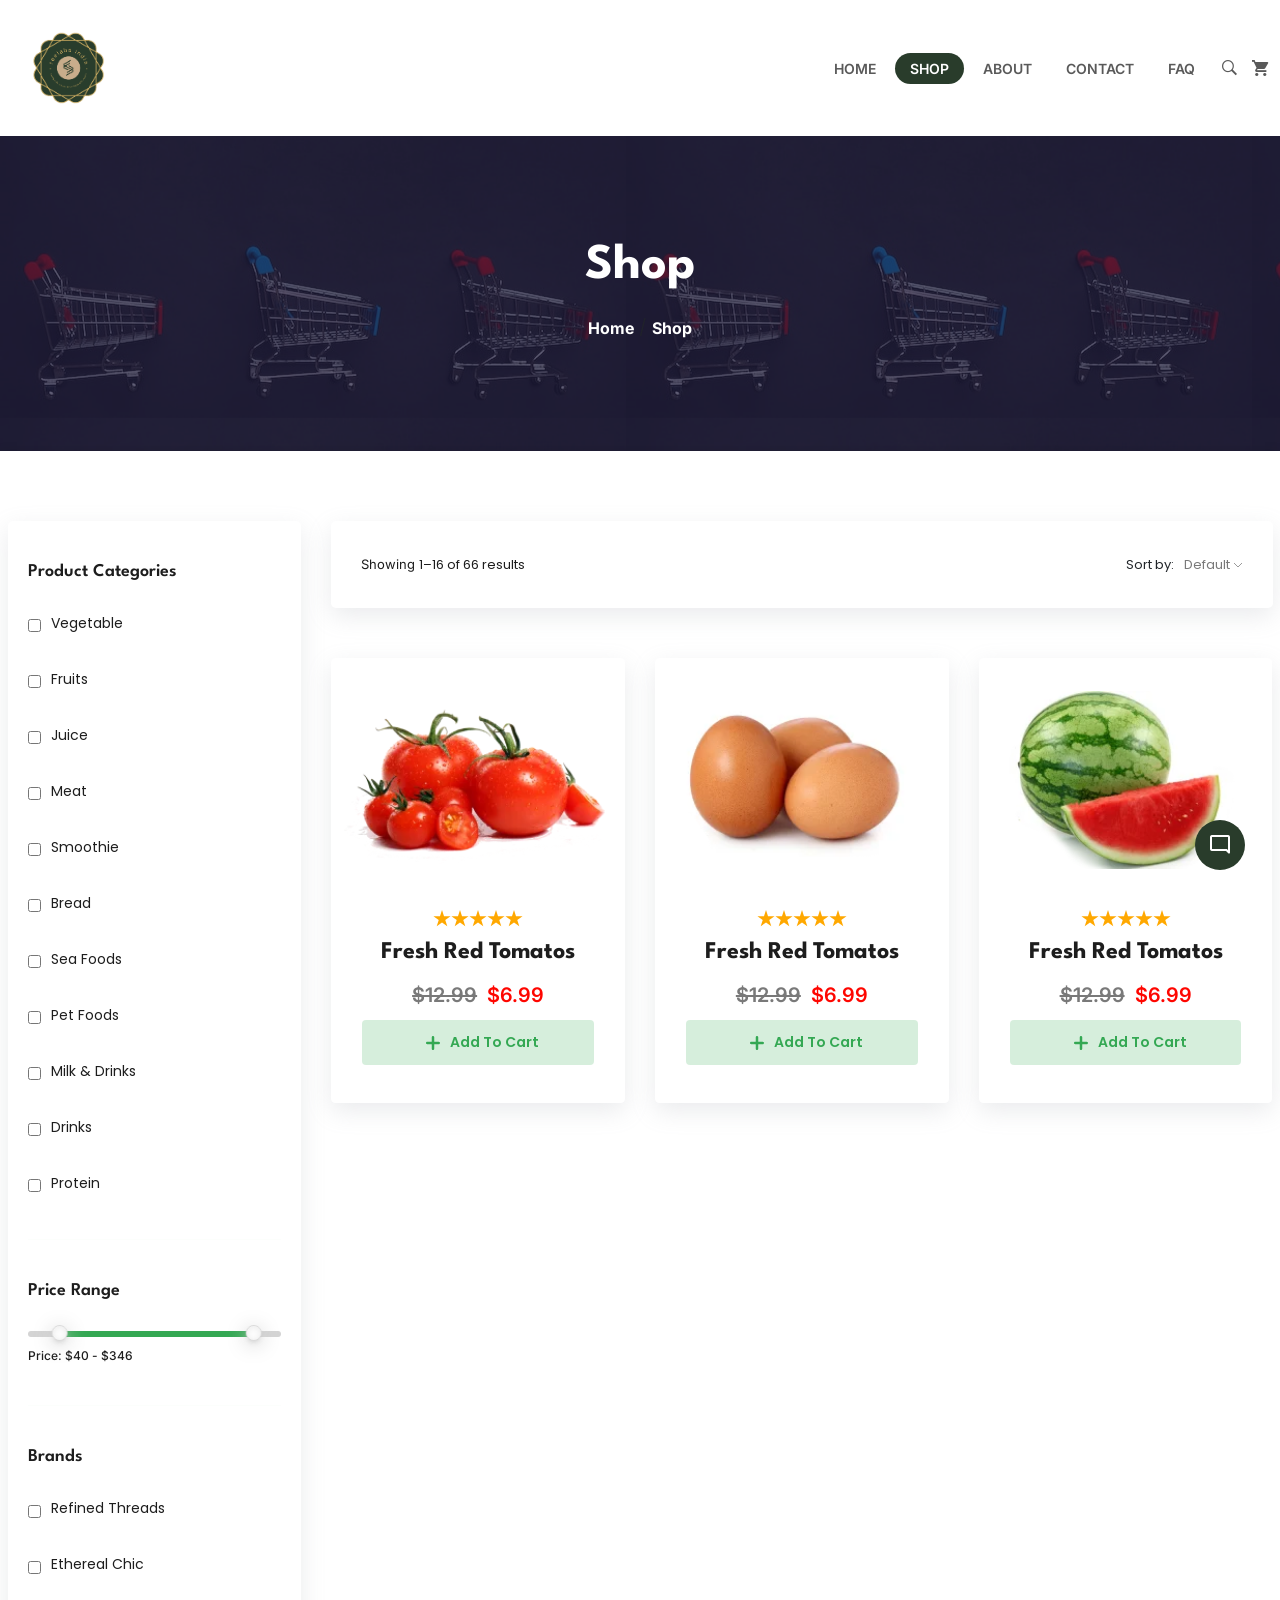
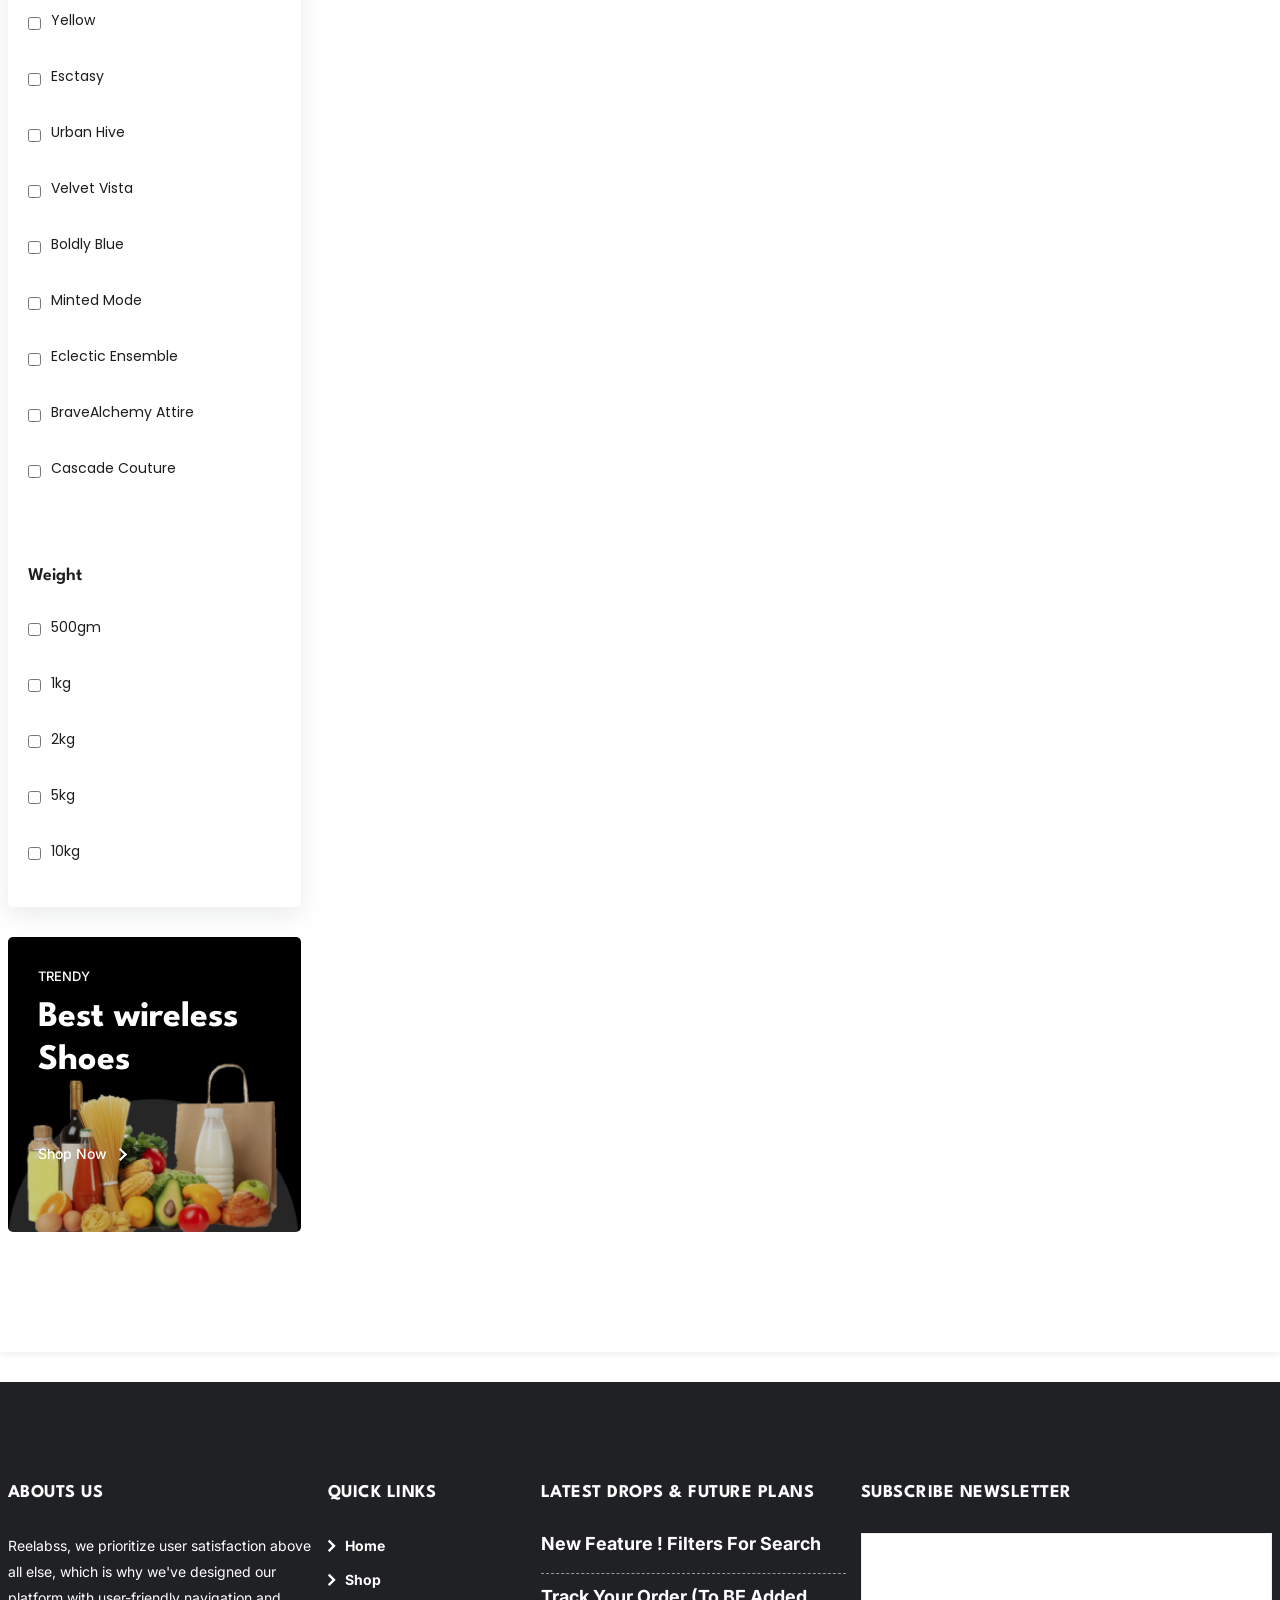
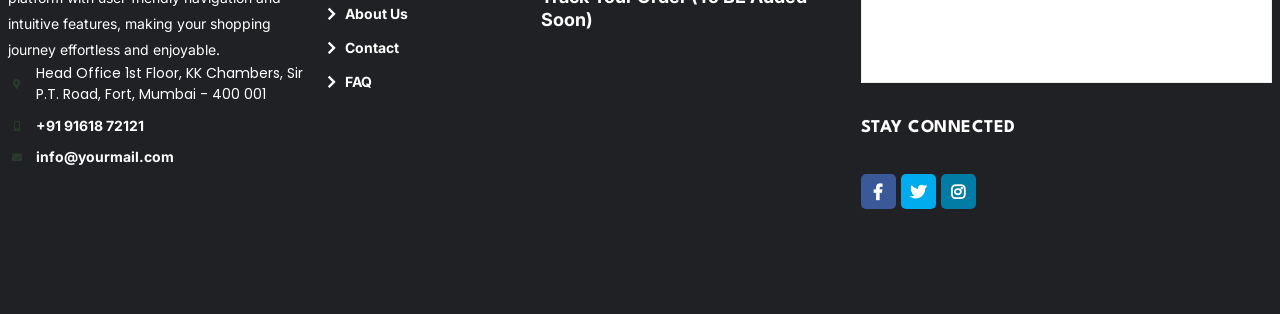
<file: shop.html>
<!DOCTYPE html>
<html lang="en">

<head>
    <!-- Meta -->
    <meta charset="utf-8">
    <meta http-equiv="X-UA-Compatible" content="IE=edge">
    <meta content="Anil z" name="author">
    <meta name="viewport" content="width=device-width, initial-scale=1">
    <meta name="description"
        content="ReeLabs India, a leading organization dealing in Medicine, Commodities, Horticulture, Spices, Fruits, Garments, Dry Fruits, Honey, and Beverages.">
    <meta name="keywords"
        content="Reelabs Medicine, Reelabs Commodities, Reelabs Horticulture, Reelabs Spices, Reelabs Fruits, Reelabs Garments, Reelabs Dry Fruits, Reelabs Honey, Reelabs Beverages, ReeLabs E-commerce website">

    <!-- SITE TITLE -->
    <title>Shop | ReeLabs India</title>
    <!-- Favicon Icon -->
    <link rel="shortcut icon" type="image/x-icon" href="assets/images/logo.png">
    <!-- Animation CSS -->
    <link rel="stylesheet" href="assets/css/animate.css">
    <!-- Latest Bootstrap min CSS -->
    <link rel="stylesheet" href="assets/bootstrap/css/bootstrap.min.css">
    <!-- Google Font -->
    <link href="https://fonts.googleapis.com/css?family=Oswald:200,300,400,500,600,700&display=swap" rel="stylesheet">
    <link href="https://fonts.googleapis.com/css?family=Lora:400,400i,700,700i&display=swap" rel="stylesheet">
    <link href="https://fonts.googleapis.com/css?family=Poppins:100,200,300,400,500,600,700,800,900&display=swap"
        rel="stylesheet">
    <!-- Icon Font CSS -->
    <link rel="stylesheet" href="assets/css/ionicons.min.css">
    <!-- FontAwesome CSS -->
    <link rel="stylesheet" href="assets/css/all.min.css">
    <!-- Flaticon Font CSS -->
    <link rel="stylesheet" href="assets/css/flaticon.css">
    <!-- Themify Font CSS -->
    <link rel="stylesheet" href="assets/css/themify-icons.css">
    <!--- owl carousel CSS-->
    <link rel="stylesheet" href="assets/owlcarousel/css/owl.carousel.min.css">
    <link rel="stylesheet" href="assets/owlcarousel/css/owl.theme.css">
    <link rel="stylesheet" href="assets/owlcarousel/css/owl.theme.default.min.css">
    <!-- Magnific Popup CSS -->
    <link rel="stylesheet" href="assets/css/magnific-popup.css">
    <!-- jquery-ui CSS -->
    <link rel="stylesheet" href="assets/css/jquery-ui.css">
    <!-- Style CSS -->
    <link rel="stylesheet" href="assets/css/style.css">
    <link rel="stylesheet" href="assets/css/responsive.css">
    <link rel="stylesheet" id="layoutstyle" href="assets/color/theme-default.css">

    <link rel="stylesheet" href="https://fonts.googleapis.com/css2?family=Material+Symbols+Outlined:opsz,wght,FILL,GRAD@48,400,0,0" />
    <link rel="stylesheet" href="https://fonts.googleapis.com/css2?family=Material+Symbols+Rounded:opsz,wght,FILL,GRAD@48,400,1,0" />
    <script src="./assets/js/chatbot/chatbot.js" defer></script>


      <!--------------- swiper-css ---------------->
      <link rel="stylesheet" href="./css/swiper10-bundle.min.css">

      <!--------------- bootstrap-css ---------------->
      <link rel="stylesheet" href="./css/bootstrap-5.3.2.min.css">
  
      <!---------------------- Range Slider ------------------->
      <link rel="stylesheet" href="./css/nouislider.min.css">
  
      <!---------------------- Scroll ------------------->
      <link rel="stylesheet" href="./css/aos-3.0.0.css">
  
      <!--------------- additional-css ---------------->
      <link rel="stylesheet" href="./css/style.css">
  
  


</head>

<body class="owo">


    <div style="position: relative;">
        <button class="chatbot-toggler" style="position: fixed;z-index: 1000;">
          <span class="material-symbols-rounded">mode_comment</span>
          <span class="material-symbols-outlined">close</span>
        </button>
        <div class="chatbot" style="position: fixed;z-index: 1000">
          <header>
            <h2>Chatbot</h2>
            <span class="close-btn material-symbols-outlined">close</span>
          </header>
          <ul class="chatbox">
            <li class="chat incoming">
              <span class="material-symbols-outlined">smart_toy</span>
              <p>Hi there 👋<br>How can I help you today?</p>
            </li>
          </ul>
          <div class="chat-input">
            <textarea placeholder="Enter a message..." spellcheck="false" required></textarea>
            <span id="send-btn" class="material-symbols-rounded">send</span>
          </div>
        </div>
    </div>


    <!-- START HEADER -->
    <!-- START HEADER -->
    <header class="header_wrap dark_skin main_menu_uppercase main_menu_weight_600 menu_style1">
        <div class="container">
            <nav class="navbar navbar-expand-lg">
                <a class="navbar-brand" href="index.html">
                    <img src="assets/images/logo.png" alt="" height="120px" width="120px">
                </a>
                <button class="navbar-toggler" type="button" data-toggle="collapse"
                    data-target="#navbarSupportedContent" aria-controls="navbarSupportedContent" aria-expanded="false"
                    aria-label="Toggle navigation"> <span class="ion-android-menu"></span> </button>
                <div class="collapse navbar-collapse justify-content-end" id="navbarSupportedContent">
                    <ul class="navbar-nav">
                        <li class="dropdown">
                            <a class="nav-link" href="index.html">Home</a>
                        </li>
                        <li>
                            <a class="nav-link active" href="shop.html">Shop</a>
                        </li>
                        <li>
                            <a class="nav-link" href="about.html">About</a>
                        <li>
                            <a class="nav-link" href="contact.html">Contact</a>
                        </li>
                        <li>
                            <a class="nav-link" href="faq.html">FAQ</a>
                        </li>

                        <!-- For Dropdown Menu  -->
                        <!-- <li class="dropdown">
                            <a class="nav-link" href="#" data-toggle="dropdown">FAQ</a>
                        </li> -->
                    </ul>
                </div>
                <ul class="navbar-nav attr-nav align-items-center">
                    <li><a href="javascript:void(0);" class="nav-link search_trigger"><i
                                class="ion-ios-search-strong"></i></a>
                        <div class="search-overlay">
                            <div class="search_wrap">
                                <form>
                                    <div class="rounded_input">
                                        <input type="text" placeholder="Search" class="form-control" id="search_input">
                                    </div>
                                    <button type="submit" class="search_icon"><i class="fas fa-search"></i></button>
                                </form>
                            </div>
                        </div>
                    </li>
                    <li class="dropdown cart_wrap">
                        <a class="nav-link" href="cart.html" data-toggle=""><i class="ion-android-cart"></i></a>
                    </li>
                </ul>
            </nav>
        </div>
    </header>
        <!-- END HEADER -->


    <!-- START SECTION BREADCRUMB -->
    <section class="breadcrumb_section page-title-light background_bg bg_fixed overlay_bg_blue_70"
    style="background-image: url('assets/images/shoppingcart.jpg');">

        <div class="container">
            <div class="row align-items-center">
                <div class="col-sm-12 text-center">
                    <div class="page-title">
                        <h1>Shop</h1>
                    </div>
                    <nav aria-label="breadcrumb">
                        <ol class="breadcrumb justify-content-center">
                            <li class="breadcrumb-item"><a href="index.html">Home</a></li>
                            <li class="breadcrumb-item"><a href="shop.html">Shop</a></li>
                        </ol>
                    </nav>
                </div>
            </div>
        </div>
    </section>
    <!-- END SECTION BREADCRUMB -->



<!--------------- products-sidebar-section--------------->
    <section class="product product-sidebar footer-padding">
        <div class="container">
            <div class="row g-5">
                <div class="col-lg-3">
                    <div class="sidebar" data-aos="fade-right">
                        <div class="sidebar-section box-shadows">
                            <div class="sidebar-wrapper">
                                <h3 class="wrapper-heading">Product Categories</h3>
                                <div class="sidebar-item">
                                    <ul class="sidebar-list">
                                        <li>
                                            <input type="checkbox" id="veg" name="veg">
                                            <label for="veg">Vegetable</label>
                                        </li>
                                        <li>
                                            <input type="checkbox" id="fruits" name="fruits">
                                            <label for="fruits">Fruits</label>
                                        </li>
                                        <li>
                                            <input type="checkbox" id="juice" name="juice">
                                            <label for="juice">Juice</label>
                                        </li>
                                        <li>
                                            <input type="checkbox" id="meat" name="meat">
                                            <label for="meat">Meat</label>
                                        </li>
                                        <li>
                                            <input type="checkbox" id="smoothie" name="smoothie">
                                            <label for="smoothie">Smoothie</label>
                                        </li>
                                        <li>
                                            <input type="checkbox" id="bread" name="bread">
                                            <label for="bread">Bread</label>
                                        </li>
                                        <li>
                                            <input type="checkbox" id="seaf" name="seaf">
                                            <label for="seaf">Sea Foods</label>
                                        </li>
                                        <li>
                                            <input type="checkbox" id="petf" name="petf">
                                            <label for="petf">Pet Foods</label>
                                        </li>
                                        <li>
                                            <input type="checkbox" id="grooming" name="grooming">
                                            <label for="grooming">Milk & Drinks</label>
                                        </li>
                                        <li>
                                            <input type="checkbox" id="drinks" name="drinks">
                                            <label for="drinks">Drinks</label>
                                        </li>
                                        <li>
                                            <input type="checkbox" id="protein" name="protein">
                                            <label for="protein">Protein</label>
                                        </li>
                                    </ul>
                                </div>
                            </div>
                            <hr>
                            <div class="sidebar-wrapper sidebar-range">
                                <h3 class="wrapper-heading">Price Range</h3>
                                <div class="price-slide range-slider">
                                    <div class="price">
                                        <div class="range-slider style-1">
                                            <div id="slider-tooltips" class="slider-range mb-3"></div>
                                            <span class="example-val" id="slider-margin-value-min"></span>
                                            <span>-</span>
                                            <span class="example-val" id="slider-margin-value-max"></span>
                                        </div>
                                    </div>
                                </div>
                            </div>
                            <hr>
                            <div class="sidebar-wrapper">
                                <h3 class="wrapper-heading">Brands</h3>
                                <div class="sidebar-item">
                                    <ul class="sidebar-list">
                                        <li>
                                            <input type="checkbox" id="thread" name="thread">
                                            <label for="thread">Refined Threads
                                            </label>
                                        </li>
                                        <li>
                                            <input type="checkbox" id="ethereal" name="ethereal">
                                            <label for="ethereal">Ethereal Chic</label>
                                        </li>
                                        <li>
                                            <input type="checkbox" id="yellow" name="yellow">
                                            <label for="yellow">Yellow</label>
                                        </li>
                                        <li>
                                            <input type="checkbox" id="esctasy" name="esctasy">
                                            <label for="esctasy">Esctasy</label>
                                        </li>
                                        <li>
                                            <input type="checkbox" id="urban" name="urban">
                                            <label for="urban">Urban Hive</label>
                                        </li>
                                        <li>
                                            <input type="checkbox" id="velvet" name="velvet">
                                            <label for="velvet">Velvet Vista</label>
                                        </li>
                                        <li>
                                            <input type="checkbox" id="boldly" name="boldly">
                                            <label for="boldly">Boldly Blue</label>
                                        </li>
                                        <li>
                                            <input type="checkbox" id="minted" name="minted">
                                            <label for="minted">Minted Mode</label>
                                        </li>
                                        <li>
                                            <input type="checkbox" id="ensemble" name="ensemble">
                                            <label for="ensemble">Eclectic Ensemble</label>
                                        </li>
                                        <li>
                                            <input type="checkbox" id="attire" name="attire">
                                            <label for="attire">BraveAlchemy Attire</label>
                                        </li>
                                        <li>
                                            <input type="checkbox" id="couture" name="couture">
                                            <label for="couture">Cascade Couture</label>
                                        </li>
                                    </ul>
                                </div>
                            </div>
                            <hr>
                            <div class="sidebar-wrapper">
                                <h3 class="wrapper-heading">Weight</h3>
                                <div class="sidebar-item">
                                    <ul class="sidebar-list">
                                        <li>
                                            <input type="checkbox" id="small" name="small">
                                            <label for="small">500gm</label>
                                        </li>
                                        <li>
                                            <input type="checkbox" id="medium" name="medium">
                                            <label for="medium">1kg</label>
                                        </li>
                                        <li>
                                            <input type="checkbox" id="large" name="large">
                                            <label for="large">2kg</label>
                                        </li>
                                        <li>
                                            <input type="checkbox" id="xl" name="xl">
                                            <label for="xl">5kg</label>
                                        </li>
                                        <li>
                                            <input type="checkbox" id="2xl" name="2xl">
                                            <label for="2xl">10kg</label>
                                        </li>
                                    </ul>
                                </div>
                            </div>
                        </div>
                        <div class="sidebar-shop-section">
                            <span class="wrapper-subtitle">TRENDY</span>
                            <h3 class="wrapper-heading">Best wireless Shoes</h3>
                            <a href="seller-sidebar.html" class="shop-btn deal-btn">Shop Now
                                <span>
                                    <svg width="8" height="14" viewBox="0 0 8 14" fill="none"
                                        xmlns="http://www.w3.org/2000/svg">
                                        <rect x="1.45312" y="0.914062" width="9.25346" height="2.05632"
                                            transform="rotate(45 1.45312 0.914062)" />
                                        <rect x="8" y="7.45703" width="9.25346" height="2.05632"
                                            transform="rotate(135 8 7.45703)" />
                                    </svg>
                                </span>
                            </a>
                        </div>
                    </div>
                </div>
                <div class="col-lg-9">
                    <div class="product-sidebar-section" data-aos="fade-up">
                        <div class="row g-5">
                            <div class="col-lg-12">
                                <div class="product-sorting-section box-shadows">
                                    <div class="result">
                                        <p>Showing <span>1–16 of 66 results</span></p>
                                    </div>
                                    <div class="product-sorting">
                                        <span class="product-sort">Sort by:</span>
                                        <div id="allitem">
                                            <div class="product-list" onclick="selectBoxHandler('allitem')">
                                                <span class="default item-text">Default</span>
                                                <span>
                                                    <svg width="10" height="6" viewBox="0 0 10 6" fill="none"
                                                        xmlns="http://www.w3.org/2000/svg">
                                                        <path d="M1 1L5 5L9 1" stroke="#9A9A9A" />
                                                    </svg>
                                                </span>
                                            </div>
                                            <div class="slectbox-body" style="display: none;">
                                                <div class="clickAway position-fixed"
                                                    onclick="selectBoxHandler('allitem')"></div>
                                                <ul class="country-options">
                                                    <li class="all-option"><span class="option-text item-text">Vegetable
                                                        </span></li>
                                                    <li class="all-option"><span
                                                            class="option-text item-text">Fruits</span>
                                                    </li>
                                                    <li class="all-option"><span
                                                            class="option-text item-text">Juice</span>
                                                    </li>
                                                    <li class="all-option"><span
                                                            class="option-text item-text">Meat</span>
                                                    </li>
                                                </ul>
                                            </div>
                                        </div>
                                    </div>
                                </div>
                            </div>
                            <div class="col-xl-4 col-sm-6">
                                <div class="product-wrapper" data-aos="fade-up">
                                    <div class="product-img">
                                        <img src="assets/images/homepage-one/product-img/p-img-1.webp"
                                            alt="product-img">
                                        <div class="product-cart-items">
                                            <a href="product-sidebar.html#" class="cart cart-item">
                                                <span>
                                                    <svg width="40" height="40" viewBox="0 0 40 40" fill="none"
                                                        xmlns="http://www.w3.org/2000/svg">
                                                        <rect width="40" height="40" rx="3" fill="white" />
                                                        <path
                                                            d="M12 14.4482V16.5664H12.5466H13.0933V15.3957V14.2204L15.6214 16.7486L18.1496 19.2767L18.5459 18.8759L18.9468 18.4796L16.4186 15.9514L13.8904 13.4232H15.0657H16.2364V12.8766V12.33H14.1182H12V14.4482Z"
                                                            fill="#181818" />
                                                        <path
                                                            d="M12 14.4482V16.5664H12.5466H13.0933V15.3957V14.2204L15.6214 16.7486L18.1496 19.2767L18.5459 18.8759L18.9468 18.4796L16.4186 15.9514L13.8904 13.4232H15.0657H16.2364V12.8766V12.33H14.1182H12V14.4482Z"
                                                            fill="black" fill-opacity="0.2" />
                                                        <path
                                                            d="M23.4345 12.8766V13.4232H24.6052H25.7805L23.2523 15.9514L20.7241 18.4796L21.125 18.8759L21.5213 19.2767L24.0495 16.7486L26.5776 14.2204V15.3957V16.5664H27.1243H27.6709V14.4482V12.33H25.5527H23.4345V12.8766Z"
                                                            fill="#181818" />
                                                        <path
                                                            d="M23.4345 12.8766V13.4232H24.6052H25.7805L23.2523 15.9514L20.7241 18.4796L21.125 18.8759L21.5213 19.2767L24.0495 16.7486L26.5776 14.2204V15.3957V16.5664H27.1243H27.6709V14.4482V12.33H25.5527H23.4345V12.8766Z"
                                                            fill="black" fill-opacity="0.2" />
                                                        <path
                                                            d="M15.6078 23.5905L13.0933 26.1096V24.9343V23.7636H12.5466H12V25.8818V28H14.1182H16.2364V27.4534V26.9067H15.0657H13.8904L16.4186 24.3786L18.9468 21.8504L18.5596 21.4632C18.35 21.2491 18.1633 21.076 18.1496 21.076C18.1359 21.076 16.9926 22.2103 15.6078 23.5905Z"
                                                            fill="#181818" />
                                                        <path
                                                            d="M15.6078 23.5905L13.0933 26.1096V24.9343V23.7636H12.5466H12V25.8818V28H14.1182H16.2364V27.4534V26.9067H15.0657H13.8904L16.4186 24.3786L18.9468 21.8504L18.5596 21.4632C18.35 21.2491 18.1633 21.076 18.1496 21.076C18.1359 21.076 16.9926 22.2103 15.6078 23.5905Z"
                                                            fill="black" fill-opacity="0.2" />
                                                        <path
                                                            d="M21.1113 21.4632L20.7241 21.8504L23.2523 24.3786L25.7805 26.9067H24.6052H23.4345V27.4534V28H25.5527H27.6709V25.8818V23.7636H27.1243H26.5776V24.9343V26.1096L24.0586 23.5905C22.6783 22.2103 21.535 21.076 21.5213 21.076C21.5076 21.076 21.3209 21.2491 21.1113 21.4632Z"
                                                            fill="#181818" />
                                                        <path
                                                            d="M21.1113 21.4632L20.7241 21.8504L23.2523 24.3786L25.7805 26.9067H24.6052H23.4345V27.4534V28H25.5527H27.6709V25.8818V23.7636H27.1243H26.5776V24.9343V26.1096L24.0586 23.5905C22.6783 22.2103 21.535 21.076 21.5213 21.076C21.5076 21.076 21.3209 21.2491 21.1113 21.4632Z"
                                                            fill="black" fill-opacity="0.2" />
                                                    </svg>
                                                </span>
                                            </a>
                                            <a href="wishlist.html" class="favourite cart-item">
                                                <span>
                                                    <svg width="40" height="40" viewBox="0 0 40 40" fill="none"
                                                        xmlns="http://www.w3.org/2000/svg">
                                                        <rect width="40" height="40" rx="3" fill="#AE1C9A" />
                                                        <path
                                                            d="M14.6928 12.3935C13.5057 12.54 12.512 13.0197 11.671 13.8546C10.9155 14.6016 10.4615 15.3926 10.201 16.4216C9.73957 18.2049 10.0745 19.9626 11.1835 21.6141C11.8943 22.6723 12.8135 23.6427 14.4993 25.1221C15.571 26.0632 18.8422 28.8096 19.0022 28.9011C19.1511 28.989 19.2069 29 19.5232 29C19.8395 29 19.8953 28.989 20.0442 28.9011C20.2042 28.8096 23.4828 26.0595 24.5471 25.1221C26.2404 23.6354 27.1521 22.6687 27.8629 21.6141C28.9719 19.9626 29.3068 18.2049 28.8454 16.4216C28.5849 15.3926 28.1309 14.6016 27.3754 13.8546C26.6237 13.1113 25.8199 12.6828 24.7667 12.4631C24.2383 12.3533 23.2632 12.3423 22.8018 12.4448C21.5142 12.7194 20.528 13.3529 19.6274 14.4808L19.5232 14.609L19.4227 14.4808C18.5333 13.3749 17.562 12.7414 16.3228 12.4631C15.9544 12.3789 15.1059 12.3423 14.6928 12.3935ZM15.9357 13.5104C16.9926 13.6935 17.9044 14.294 18.6263 15.2864C18.7491 15.4585 18.9017 15.6636 18.9613 15.7478C19.2367 16.1286 19.8098 16.1286 20.0851 15.7478C20.1447 15.6636 20.2973 15.4585 20.4201 15.2864C21.4062 13.9315 22.7795 13.2944 24.2755 13.4958C25.9352 13.7191 27.2303 14.8616 27.7252 16.5424C28.116 17.8717 27.9448 19.2668 27.234 20.5228C26.6386 21.5738 25.645 22.676 23.9145 24.203C23.0772 24.939 19.5567 27.9198 19.5232 27.9198C19.486 27.9198 15.9804 24.95 15.1319 24.203C12.4711 21.8557 11.4217 20.391 11.1686 18.6736C11.0049 17.5641 11.2393 16.3703 11.8087 15.4292C12.6646 14.0121 14.3318 13.2358 15.9357 13.5104Z"
                                                            fill="#000" />
                                                    </svg>

                                                </span>
                                            </a>
                                            <a href="compaire.html" class="compaire cart-item">
                                                <span>
                                                    <svg width="40" height="40" viewBox="0 0 40 40" fill="none"
                                                        xmlns="http://www.w3.org/2000/svg">
                                                        <rect width="40" height="40" rx="3" fill="white" />
                                                        <path
                                                            d="M18.8948 10.6751C18.8948 11.0444 18.8829 11.3502 18.871 11.3502C18.8591 11.3502 18.6645 11.3859 18.4461 11.4336C14.674 12.1959 11.8588 15.1779 11.3346 18.966C11.2115 19.8316 11.2632 21.1499 11.4498 22.0314C11.9223 24.2867 13.3875 26.4031 15.3252 27.642L15.5515 27.7849L16.1114 27.364C16.4171 27.1337 16.6712 26.9352 16.6712 26.9193C16.6712 26.9074 16.572 26.8439 16.4529 26.7803C15.8453 26.4627 15.0552 25.8274 14.5191 25.2278C13.5026 24.0882 12.8514 22.6984 12.641 21.2372C12.5655 20.6972 12.5655 19.6251 12.641 19.1129C12.8038 18.0289 13.185 17.0044 13.7568 16.1071C14.4715 14.9913 15.5594 14.0145 16.7507 13.4149C17.3542 13.1132 18.192 12.8273 18.7678 12.724L18.8948 12.7002V13.2561C18.8948 13.5618 18.9028 13.812 18.9147 13.812C18.9544 13.812 21.4361 11.9339 21.4361 11.9061C21.4361 11.8783 18.9544 10.0001 18.9147 10.0001C18.9028 10.0001 18.8948 10.3019 18.8948 10.6751Z"
                                                            fill="#181818" />
                                                        <path
                                                            d="M18.8948 10.6751C18.8948 11.0444 18.8829 11.3502 18.871 11.3502C18.8591 11.3502 18.6645 11.3859 18.4461 11.4336C14.674 12.1959 11.8588 15.1779 11.3346 18.966C11.2115 19.8316 11.2632 21.1499 11.4498 22.0314C11.9223 24.2867 13.3875 26.4031 15.3252 27.642L15.5515 27.7849L16.1114 27.364C16.4171 27.1337 16.6712 26.9352 16.6712 26.9193C16.6712 26.9074 16.572 26.8439 16.4529 26.7803C15.8453 26.4627 15.0552 25.8274 14.5191 25.2278C13.5026 24.0882 12.8514 22.6984 12.641 21.2372C12.5655 20.6972 12.5655 19.6251 12.641 19.1129C12.8038 18.0289 13.185 17.0044 13.7568 16.1071C14.4715 14.9913 15.5594 14.0145 16.7507 13.4149C17.3542 13.1132 18.192 12.8273 18.7678 12.724L18.8948 12.7002V13.2561C18.8948 13.5618 18.9028 13.812 18.9147 13.812C18.9544 13.812 21.4361 11.9339 21.4361 11.9061C21.4361 11.8783 18.9544 10.0001 18.9147 10.0001C18.9028 10.0001 18.8948 10.3019 18.8948 10.6751Z"
                                                            fill="black" fill-opacity="0.2" />
                                                        <path
                                                            d="M24.219 12.9662C23.9133 13.1965 23.6671 13.399 23.679 13.4149C23.6909 13.4347 23.81 13.5102 23.949 13.5856C25.1124 14.2448 26.1964 15.3566 26.8675 16.5914C27.2725 17.334 27.614 18.414 27.7092 19.2558C27.7887 19.9189 27.741 21.0585 27.614 21.662C27.066 24.2589 25.2593 26.3514 22.7657 27.2806C22.452 27.3957 21.6023 27.63 21.4911 27.63C21.4474 27.63 21.4355 27.5307 21.4355 27.0741C21.4355 26.7684 21.4276 26.5182 21.4157 26.5182C21.376 26.5182 18.8943 28.3963 18.8943 28.4241C18.8943 28.4519 21.376 30.3301 21.4157 30.3301C21.4276 30.3301 21.4355 30.0283 21.4355 29.6551V28.984L21.5864 28.9602C21.9557 28.9006 23 28.6187 23.3415 28.4837C26.4386 27.2726 28.559 24.5884 28.9997 21.3166C29.1149 20.4748 29.0633 19.1565 28.8806 18.2988C28.4081 16.0435 26.9429 13.9271 25.0052 12.6882L24.7789 12.5453L24.219 12.9662Z"
                                                            fill="#181818" />
                                                        <path
                                                            d="M24.219 12.9662C23.9133 13.1965 23.6671 13.399 23.679 13.4149C23.6909 13.4347 23.81 13.5102 23.949 13.5856C25.1124 14.2448 26.1964 15.3566 26.8675 16.5914C27.2725 17.334 27.614 18.414 27.7092 19.2558C27.7887 19.9189 27.741 21.0585 27.614 21.662C27.066 24.2589 25.2593 26.3514 22.7657 27.2806C22.452 27.3957 21.6023 27.63 21.4911 27.63C21.4474 27.63 21.4355 27.5307 21.4355 27.0741C21.4355 26.7684 21.4276 26.5182 21.4157 26.5182C21.376 26.5182 18.8943 28.3963 18.8943 28.4241C18.8943 28.4519 21.376 30.3301 21.4157 30.3301C21.4276 30.3301 21.4355 30.0283 21.4355 29.6551V28.984L21.5864 28.9602C21.9557 28.9006 23 28.6187 23.3415 28.4837C26.4386 27.2726 28.559 24.5884 28.9997 21.3166C29.1149 20.4748 29.0633 19.1565 28.8806 18.2988C28.4081 16.0435 26.9429 13.9271 25.0052 12.6882L24.7789 12.5453L24.219 12.9662Z"
                                                            fill="black" fill-opacity="0.2" />
                                                    </svg>
                                                </span>
                                            </a>
                                        </div>
                                    </div>
                                    <div class="product-info">
                                        <div class="ratings">
                                            <span>
                                                <svg width="90" height="18" viewBox="0 0 75 15" fill="none"
                                                    xmlns="http://www.w3.org/2000/svg">
                                                    <path
                                                        d="M7.5 0L9.18386 5.18237H14.6329L10.2245 8.38525L11.9084 13.5676L7.5 10.3647L3.09161 13.5676L4.77547 8.38525L0.367076 5.18237H5.81614L7.5 0Z"
                                                        fill="#FFA800" />
                                                    <path
                                                        d="M22.5 0L24.1839 5.18237H29.6329L25.2245 8.38525L26.9084 13.5676L22.5 10.3647L18.0916 13.5676L19.7755 8.38525L15.3671 5.18237H20.8161L22.5 0Z"
                                                        fill="#FFA800" />
                                                    <path
                                                        d="M37.5 0L39.1839 5.18237H44.6329L40.2245 8.38525L41.9084 13.5676L37.5 10.3647L33.0916 13.5676L34.7755 8.38525L30.3671 5.18237H35.8161L37.5 0Z"
                                                        fill="#FFA800" />
                                                    <path
                                                        d="M52.5 0L54.1839 5.18237H59.6329L55.2245 8.38525L56.9084 13.5676L52.5 10.3647L48.0916 13.5676L49.7755 8.38525L45.3671 5.18237H50.8161L52.5 0Z"
                                                        fill="#FFA800" />
                                                    <path
                                                        d="M67.5 0L69.1839 5.18237H74.6329L70.2245 8.38525L71.9084 13.5676L67.5 10.3647L63.0916 13.5676L64.7755 8.38525L60.3671 5.18237H65.8161L67.5 0Z"
                                                        fill="#FFA800" />
                                                </svg>
                                            </span>
                                        </div>
                                        <div class="product-description">
                                            <a href="product-info.html" class="product-details">Fresh Red Tomatos
                                            </a>
                                            <div class="price">
                                                <span class="price-cut">$12.99</span>
                                                <span class="new-price">$6.99</span>
                                            </div>
                                        </div>
                                        <div class="product-cart-btn">
                                            <a href="cart.html" class="product-btn">
                                                <span>
                                                    <svg width="14" height="14" viewBox="0 0 14 14" fill="none"
                                                        xmlns="http://www.w3.org/2000/svg">
                                                        <path
                                                            d="M8.25309 3.32575C8.25309 4.00929 8.25145 4.69283 8.25418 5.37583C8.25527 5.68424 8.31488 5.74439 8.62382 5.74439C9.96351 5.74603 11.3027 5.74275 12.6423 5.74603C13.2723 5.74767 13.7392 6.05663 13.9241 6.58104C14.2204 7.42098 13.6135 8.24232 12.6757 8.25052C11.5914 8.25982 10.507 8.25271 9.42271 8.25271C9.17665 8.25271 8.93058 8.25216 8.68452 8.25271C8.29082 8.2538 8.25363 8.29154 8.25363 8.69838C8.25309 10.0195 8.25637 11.3412 8.25199 12.6624C8.24981 13.2836 7.92555 13.7544 7.39842 13.9305C6.56399 14.2088 5.75799 13.6062 5.74814 12.6821C5.73776 11.7251 5.74596 10.7687 5.74541 9.81173C5.74541 9.41965 5.74705 9.02812 5.74486 8.63604C5.74322 8.30849 5.68964 8.2538 5.36155 8.25326C4.02186 8.25162 2.68272 8.25545 1.34304 8.25107C0.719125 8.24943 0.249414 7.93008 0.0706069 7.40348C-0.212641 6.57065 0.387757 5.75916 1.30968 5.74658C2.14794 5.73564 2.9862 5.74384 3.82446 5.74384C4.3073 5.74384 4.79013 5.74384 5.27351 5.74384C5.72135 5.7433 5.74541 5.71869 5.74541 5.25716C5.74541 3.95406 5.74268 2.65096 5.7465 1.34786C5.74814 0.720643 6.06201 0.253102 6.5875 0.0704598C7.40826 -0.213893 8.21754 0.370671 8.25199 1.27349C8.25254 1.29154 8.25254 1.31013 8.25254 1.32817C8.25309 1.99531 8.25309 2.66026 8.25309 3.32575Z">
                                                        </path>
                                                    </svg>
                                                </span>
                                                <span class="btn-text">Add To Cart</span>
                                            </a>
                                        </div>
                                    </div>
                                </div>
                            </div>
                            <div class="col-xl-4 col-sm-6">
                                <div class="product-wrapper" data-aos="fade-up">
                                    <div class="product-img">
                                        <img src="assets/images/homepage-one/product-img/p-img-2.webp"
                                            alt="product-img">
                                        <div class="product-cart-items">
                                            <a href="product-sidebar.html#" class="cart cart-item">
                                                <span>
                                                    <svg width="40" height="40" viewBox="0 0 40 40" fill="none"
                                                        xmlns="http://www.w3.org/2000/svg">
                                                        <rect width="40" height="40" rx="3" fill="white" />
                                                        <path
                                                            d="M12 14.4482V16.5664H12.5466H13.0933V15.3957V14.2204L15.6214 16.7486L18.1496 19.2767L18.5459 18.8759L18.9468 18.4796L16.4186 15.9514L13.8904 13.4232H15.0657H16.2364V12.8766V12.33H14.1182H12V14.4482Z"
                                                            fill="#181818" />
                                                        <path
                                                            d="M12 14.4482V16.5664H12.5466H13.0933V15.3957V14.2204L15.6214 16.7486L18.1496 19.2767L18.5459 18.8759L18.9468 18.4796L16.4186 15.9514L13.8904 13.4232H15.0657H16.2364V12.8766V12.33H14.1182H12V14.4482Z"
                                                            fill="black" fill-opacity="0.2" />
                                                        <path
                                                            d="M23.4345 12.8766V13.4232H24.6052H25.7805L23.2523 15.9514L20.7241 18.4796L21.125 18.8759L21.5213 19.2767L24.0495 16.7486L26.5776 14.2204V15.3957V16.5664H27.1243H27.6709V14.4482V12.33H25.5527H23.4345V12.8766Z"
                                                            fill="#181818" />
                                                        <path
                                                            d="M23.4345 12.8766V13.4232H24.6052H25.7805L23.2523 15.9514L20.7241 18.4796L21.125 18.8759L21.5213 19.2767L24.0495 16.7486L26.5776 14.2204V15.3957V16.5664H27.1243H27.6709V14.4482V12.33H25.5527H23.4345V12.8766Z"
                                                            fill="black" fill-opacity="0.2" />
                                                        <path
                                                            d="M15.6078 23.5905L13.0933 26.1096V24.9343V23.7636H12.5466H12V25.8818V28H14.1182H16.2364V27.4534V26.9067H15.0657H13.8904L16.4186 24.3786L18.9468 21.8504L18.5596 21.4632C18.35 21.2491 18.1633 21.076 18.1496 21.076C18.1359 21.076 16.9926 22.2103 15.6078 23.5905Z"
                                                            fill="#181818" />
                                                        <path
                                                            d="M15.6078 23.5905L13.0933 26.1096V24.9343V23.7636H12.5466H12V25.8818V28H14.1182H16.2364V27.4534V26.9067H15.0657H13.8904L16.4186 24.3786L18.9468 21.8504L18.5596 21.4632C18.35 21.2491 18.1633 21.076 18.1496 21.076C18.1359 21.076 16.9926 22.2103 15.6078 23.5905Z"
                                                            fill="black" fill-opacity="0.2" />
                                                        <path
                                                            d="M21.1113 21.4632L20.7241 21.8504L23.2523 24.3786L25.7805 26.9067H24.6052H23.4345V27.4534V28H25.5527H27.6709V25.8818V23.7636H27.1243H26.5776V24.9343V26.1096L24.0586 23.5905C22.6783 22.2103 21.535 21.076 21.5213 21.076C21.5076 21.076 21.3209 21.2491 21.1113 21.4632Z"
                                                            fill="#181818" />
                                                        <path
                                                            d="M21.1113 21.4632L20.7241 21.8504L23.2523 24.3786L25.7805 26.9067H24.6052H23.4345V27.4534V28H25.5527H27.6709V25.8818V23.7636H27.1243H26.5776V24.9343V26.1096L24.0586 23.5905C22.6783 22.2103 21.535 21.076 21.5213 21.076C21.5076 21.076 21.3209 21.2491 21.1113 21.4632Z"
                                                            fill="black" fill-opacity="0.2" />
                                                    </svg>
                                                </span>
                                            </a>
                                            <a href="wishlist.html" class="favourite cart-item">
                                                <span>
                                                    <svg width="40" height="40" viewBox="0 0 40 40" fill="none"
                                                        xmlns="http://www.w3.org/2000/svg">
                                                        <rect width="40" height="40" rx="3" fill="#AE1C9A" />
                                                        <path
                                                            d="M14.6928 12.3935C13.5057 12.54 12.512 13.0197 11.671 13.8546C10.9155 14.6016 10.4615 15.3926 10.201 16.4216C9.73957 18.2049 10.0745 19.9626 11.1835 21.6141C11.8943 22.6723 12.8135 23.6427 14.4993 25.1221C15.571 26.0632 18.8422 28.8096 19.0022 28.9011C19.1511 28.989 19.2069 29 19.5232 29C19.8395 29 19.8953 28.989 20.0442 28.9011C20.2042 28.8096 23.4828 26.0595 24.5471 25.1221C26.2404 23.6354 27.1521 22.6687 27.8629 21.6141C28.9719 19.9626 29.3068 18.2049 28.8454 16.4216C28.5849 15.3926 28.1309 14.6016 27.3754 13.8546C26.6237 13.1113 25.8199 12.6828 24.7667 12.4631C24.2383 12.3533 23.2632 12.3423 22.8018 12.4448C21.5142 12.7194 20.528 13.3529 19.6274 14.4808L19.5232 14.609L19.4227 14.4808C18.5333 13.3749 17.562 12.7414 16.3228 12.4631C15.9544 12.3789 15.1059 12.3423 14.6928 12.3935ZM15.9357 13.5104C16.9926 13.6935 17.9044 14.294 18.6263 15.2864C18.7491 15.4585 18.9017 15.6636 18.9613 15.7478C19.2367 16.1286 19.8098 16.1286 20.0851 15.7478C20.1447 15.6636 20.2973 15.4585 20.4201 15.2864C21.4062 13.9315 22.7795 13.2944 24.2755 13.4958C25.9352 13.7191 27.2303 14.8616 27.7252 16.5424C28.116 17.8717 27.9448 19.2668 27.234 20.5228C26.6386 21.5738 25.645 22.676 23.9145 24.203C23.0772 24.939 19.5567 27.9198 19.5232 27.9198C19.486 27.9198 15.9804 24.95 15.1319 24.203C12.4711 21.8557 11.4217 20.391 11.1686 18.6736C11.0049 17.5641 11.2393 16.3703 11.8087 15.4292C12.6646 14.0121 14.3318 13.2358 15.9357 13.5104Z"
                                                            fill="#000" />
                                                    </svg>

                                                </span>
                                            </a>
                                            <a href="compaire.html" class="compaire cart-item">
                                                <span>
                                                    <svg width="40" height="40" viewBox="0 0 40 40" fill="none"
                                                        xmlns="http://www.w3.org/2000/svg">
                                                        <rect width="40" height="40" rx="3" fill="white" />
                                                        <path
                                                            d="M18.8948 10.6751C18.8948 11.0444 18.8829 11.3502 18.871 11.3502C18.8591 11.3502 18.6645 11.3859 18.4461 11.4336C14.674 12.1959 11.8588 15.1779 11.3346 18.966C11.2115 19.8316 11.2632 21.1499 11.4498 22.0314C11.9223 24.2867 13.3875 26.4031 15.3252 27.642L15.5515 27.7849L16.1114 27.364C16.4171 27.1337 16.6712 26.9352 16.6712 26.9193C16.6712 26.9074 16.572 26.8439 16.4529 26.7803C15.8453 26.4627 15.0552 25.8274 14.5191 25.2278C13.5026 24.0882 12.8514 22.6984 12.641 21.2372C12.5655 20.6972 12.5655 19.6251 12.641 19.1129C12.8038 18.0289 13.185 17.0044 13.7568 16.1071C14.4715 14.9913 15.5594 14.0145 16.7507 13.4149C17.3542 13.1132 18.192 12.8273 18.7678 12.724L18.8948 12.7002V13.2561C18.8948 13.5618 18.9028 13.812 18.9147 13.812C18.9544 13.812 21.4361 11.9339 21.4361 11.9061C21.4361 11.8783 18.9544 10.0001 18.9147 10.0001C18.9028 10.0001 18.8948 10.3019 18.8948 10.6751Z"
                                                            fill="#181818" />
                                                        <path
                                                            d="M18.8948 10.6751C18.8948 11.0444 18.8829 11.3502 18.871 11.3502C18.8591 11.3502 18.6645 11.3859 18.4461 11.4336C14.674 12.1959 11.8588 15.1779 11.3346 18.966C11.2115 19.8316 11.2632 21.1499 11.4498 22.0314C11.9223 24.2867 13.3875 26.4031 15.3252 27.642L15.5515 27.7849L16.1114 27.364C16.4171 27.1337 16.6712 26.9352 16.6712 26.9193C16.6712 26.9074 16.572 26.8439 16.4529 26.7803C15.8453 26.4627 15.0552 25.8274 14.5191 25.2278C13.5026 24.0882 12.8514 22.6984 12.641 21.2372C12.5655 20.6972 12.5655 19.6251 12.641 19.1129C12.8038 18.0289 13.185 17.0044 13.7568 16.1071C14.4715 14.9913 15.5594 14.0145 16.7507 13.4149C17.3542 13.1132 18.192 12.8273 18.7678 12.724L18.8948 12.7002V13.2561C18.8948 13.5618 18.9028 13.812 18.9147 13.812C18.9544 13.812 21.4361 11.9339 21.4361 11.9061C21.4361 11.8783 18.9544 10.0001 18.9147 10.0001C18.9028 10.0001 18.8948 10.3019 18.8948 10.6751Z"
                                                            fill="black" fill-opacity="0.2" />
                                                        <path
                                                            d="M24.219 12.9662C23.9133 13.1965 23.6671 13.399 23.679 13.4149C23.6909 13.4347 23.81 13.5102 23.949 13.5856C25.1124 14.2448 26.1964 15.3566 26.8675 16.5914C27.2725 17.334 27.614 18.414 27.7092 19.2558C27.7887 19.9189 27.741 21.0585 27.614 21.662C27.066 24.2589 25.2593 26.3514 22.7657 27.2806C22.452 27.3957 21.6023 27.63 21.4911 27.63C21.4474 27.63 21.4355 27.5307 21.4355 27.0741C21.4355 26.7684 21.4276 26.5182 21.4157 26.5182C21.376 26.5182 18.8943 28.3963 18.8943 28.4241C18.8943 28.4519 21.376 30.3301 21.4157 30.3301C21.4276 30.3301 21.4355 30.0283 21.4355 29.6551V28.984L21.5864 28.9602C21.9557 28.9006 23 28.6187 23.3415 28.4837C26.4386 27.2726 28.559 24.5884 28.9997 21.3166C29.1149 20.4748 29.0633 19.1565 28.8806 18.2988C28.4081 16.0435 26.9429 13.9271 25.0052 12.6882L24.7789 12.5453L24.219 12.9662Z"
                                                            fill="#181818" />
                                                        <path
                                                            d="M24.219 12.9662C23.9133 13.1965 23.6671 13.399 23.679 13.4149C23.6909 13.4347 23.81 13.5102 23.949 13.5856C25.1124 14.2448 26.1964 15.3566 26.8675 16.5914C27.2725 17.334 27.614 18.414 27.7092 19.2558C27.7887 19.9189 27.741 21.0585 27.614 21.662C27.066 24.2589 25.2593 26.3514 22.7657 27.2806C22.452 27.3957 21.6023 27.63 21.4911 27.63C21.4474 27.63 21.4355 27.5307 21.4355 27.0741C21.4355 26.7684 21.4276 26.5182 21.4157 26.5182C21.376 26.5182 18.8943 28.3963 18.8943 28.4241C18.8943 28.4519 21.376 30.3301 21.4157 30.3301C21.4276 30.3301 21.4355 30.0283 21.4355 29.6551V28.984L21.5864 28.9602C21.9557 28.9006 23 28.6187 23.3415 28.4837C26.4386 27.2726 28.559 24.5884 28.9997 21.3166C29.1149 20.4748 29.0633 19.1565 28.8806 18.2988C28.4081 16.0435 26.9429 13.9271 25.0052 12.6882L24.7789 12.5453L24.219 12.9662Z"
                                                            fill="black" fill-opacity="0.2" />
                                                    </svg>
                                                </span>
                                            </a>
                                        </div>
                                    </div>
                                    <div class="product-info">
                                        <div class="ratings">
                                            <span>
                                                <svg width="90" height="18" viewBox="0 0 75 15" fill="none"
                                                    xmlns="http://www.w3.org/2000/svg">
                                                    <path
                                                        d="M7.5 0L9.18386 5.18237H14.6329L10.2245 8.38525L11.9084 13.5676L7.5 10.3647L3.09161 13.5676L4.77547 8.38525L0.367076 5.18237H5.81614L7.5 0Z"
                                                        fill="#FFA800" />
                                                    <path
                                                        d="M22.5 0L24.1839 5.18237H29.6329L25.2245 8.38525L26.9084 13.5676L22.5 10.3647L18.0916 13.5676L19.7755 8.38525L15.3671 5.18237H20.8161L22.5 0Z"
                                                        fill="#FFA800" />
                                                    <path
                                                        d="M37.5 0L39.1839 5.18237H44.6329L40.2245 8.38525L41.9084 13.5676L37.5 10.3647L33.0916 13.5676L34.7755 8.38525L30.3671 5.18237H35.8161L37.5 0Z"
                                                        fill="#FFA800" />
                                                    <path
                                                        d="M52.5 0L54.1839 5.18237H59.6329L55.2245 8.38525L56.9084 13.5676L52.5 10.3647L48.0916 13.5676L49.7755 8.38525L45.3671 5.18237H50.8161L52.5 0Z"
                                                        fill="#FFA800" />
                                                    <path
                                                        d="M67.5 0L69.1839 5.18237H74.6329L70.2245 8.38525L71.9084 13.5676L67.5 10.3647L63.0916 13.5676L64.7755 8.38525L60.3671 5.18237H65.8161L67.5 0Z"
                                                        fill="#FFA800" />
                                                </svg>
                                            </span>
                                        </div>
                                        <div class="product-description">
                                            <a href="product-info.html" class="product-details">Fresh Red Tomatos
                                            </a>
                                            <div class="price">
                                                <span class="price-cut">$12.99</span>
                                                <span class="new-price">$6.99</span>
                                            </div>
                                        </div>
                                        <div class="product-cart-btn">
                                            <a href="cart.html" class="product-btn">
                                                <span>
                                                    <svg width="14" height="14" viewBox="0 0 14 14" fill="none"
                                                        xmlns="http://www.w3.org/2000/svg">
                                                        <path
                                                            d="M8.25309 3.32575C8.25309 4.00929 8.25145 4.69283 8.25418 5.37583C8.25527 5.68424 8.31488 5.74439 8.62382 5.74439C9.96351 5.74603 11.3027 5.74275 12.6423 5.74603C13.2723 5.74767 13.7392 6.05663 13.9241 6.58104C14.2204 7.42098 13.6135 8.24232 12.6757 8.25052C11.5914 8.25982 10.507 8.25271 9.42271 8.25271C9.17665 8.25271 8.93058 8.25216 8.68452 8.25271C8.29082 8.2538 8.25363 8.29154 8.25363 8.69838C8.25309 10.0195 8.25637 11.3412 8.25199 12.6624C8.24981 13.2836 7.92555 13.7544 7.39842 13.9305C6.56399 14.2088 5.75799 13.6062 5.74814 12.6821C5.73776 11.7251 5.74596 10.7687 5.74541 9.81173C5.74541 9.41965 5.74705 9.02812 5.74486 8.63604C5.74322 8.30849 5.68964 8.2538 5.36155 8.25326C4.02186 8.25162 2.68272 8.25545 1.34304 8.25107C0.719125 8.24943 0.249414 7.93008 0.0706069 7.40348C-0.212641 6.57065 0.387757 5.75916 1.30968 5.74658C2.14794 5.73564 2.9862 5.74384 3.82446 5.74384C4.3073 5.74384 4.79013 5.74384 5.27351 5.74384C5.72135 5.7433 5.74541 5.71869 5.74541 5.25716C5.74541 3.95406 5.74268 2.65096 5.7465 1.34786C5.74814 0.720643 6.06201 0.253102 6.5875 0.0704598C7.40826 -0.213893 8.21754 0.370671 8.25199 1.27349C8.25254 1.29154 8.25254 1.31013 8.25254 1.32817C8.25309 1.99531 8.25309 2.66026 8.25309 3.32575Z">
                                                        </path>
                                                    </svg>
                                                </span>
                                                <span class="btn-text">Add To Cart</span>
                                            </a>
                                        </div>
                                    </div>
                                </div>
                            </div>
                            <div class="col-xl-4 col-sm-6">
                                <div class="product-wrapper" data-aos="fade-up">
                                    <div class="product-img">
                                        <img src="assets/images/homepage-one/product-img/p-img-3.webp"
                                            alt="product-img">
                                        <div class="product-cart-items">
                                            <a href="product-sidebar.html#" class="cart cart-item">
                                                <span>
                                                    <svg width="40" height="40" viewBox="0 0 40 40" fill="none"
                                                        xmlns="http://www.w3.org/2000/svg">
                                                        <rect width="40" height="40" rx="3" fill="white" />
                                                        <path
                                                            d="M12 14.4482V16.5664H12.5466H13.0933V15.3957V14.2204L15.6214 16.7486L18.1496 19.2767L18.5459 18.8759L18.9468 18.4796L16.4186 15.9514L13.8904 13.4232H15.0657H16.2364V12.8766V12.33H14.1182H12V14.4482Z"
                                                            fill="#181818" />
                                                        <path
                                                            d="M12 14.4482V16.5664H12.5466H13.0933V15.3957V14.2204L15.6214 16.7486L18.1496 19.2767L18.5459 18.8759L18.9468 18.4796L16.4186 15.9514L13.8904 13.4232H15.0657H16.2364V12.8766V12.33H14.1182H12V14.4482Z"
                                                            fill="black" fill-opacity="0.2" />
                                                        <path
                                                            d="M23.4345 12.8766V13.4232H24.6052H25.7805L23.2523 15.9514L20.7241 18.4796L21.125 18.8759L21.5213 19.2767L24.0495 16.7486L26.5776 14.2204V15.3957V16.5664H27.1243H27.6709V14.4482V12.33H25.5527H23.4345V12.8766Z"
                                                            fill="#181818" />
                                                        <path
                                                            d="M23.4345 12.8766V13.4232H24.6052H25.7805L23.2523 15.9514L20.7241 18.4796L21.125 18.8759L21.5213 19.2767L24.0495 16.7486L26.5776 14.2204V15.3957V16.5664H27.1243H27.6709V14.4482V12.33H25.5527H23.4345V12.8766Z"
                                                            fill="black" fill-opacity="0.2" />
                                                        <path
                                                            d="M15.6078 23.5905L13.0933 26.1096V24.9343V23.7636H12.5466H12V25.8818V28H14.1182H16.2364V27.4534V26.9067H15.0657H13.8904L16.4186 24.3786L18.9468 21.8504L18.5596 21.4632C18.35 21.2491 18.1633 21.076 18.1496 21.076C18.1359 21.076 16.9926 22.2103 15.6078 23.5905Z"
                                                            fill="#181818" />
                                                        <path
                                                            d="M15.6078 23.5905L13.0933 26.1096V24.9343V23.7636H12.5466H12V25.8818V28H14.1182H16.2364V27.4534V26.9067H15.0657H13.8904L16.4186 24.3786L18.9468 21.8504L18.5596 21.4632C18.35 21.2491 18.1633 21.076 18.1496 21.076C18.1359 21.076 16.9926 22.2103 15.6078 23.5905Z"
                                                            fill="black" fill-opacity="0.2" />
                                                        <path
                                                            d="M21.1113 21.4632L20.7241 21.8504L23.2523 24.3786L25.7805 26.9067H24.6052H23.4345V27.4534V28H25.5527H27.6709V25.8818V23.7636H27.1243H26.5776V24.9343V26.1096L24.0586 23.5905C22.6783 22.2103 21.535 21.076 21.5213 21.076C21.5076 21.076 21.3209 21.2491 21.1113 21.4632Z"
                                                            fill="#181818" />
                                                        <path
                                                            d="M21.1113 21.4632L20.7241 21.8504L23.2523 24.3786L25.7805 26.9067H24.6052H23.4345V27.4534V28H25.5527H27.6709V25.8818V23.7636H27.1243H26.5776V24.9343V26.1096L24.0586 23.5905C22.6783 22.2103 21.535 21.076 21.5213 21.076C21.5076 21.076 21.3209 21.2491 21.1113 21.4632Z"
                                                            fill="black" fill-opacity="0.2" />
                                                    </svg>
                                                </span>
                                            </a>
                                            <a href="wishlist.html" class="favourite cart-item">
                                                <span>
                                                    <svg width="40" height="40" viewBox="0 0 40 40" fill="none"
                                                        xmlns="http://www.w3.org/2000/svg">
                                                        <rect width="40" height="40" rx="3" fill="#AE1C9A" />
                                                        <path
                                                            d="M14.6928 12.3935C13.5057 12.54 12.512 13.0197 11.671 13.8546C10.9155 14.6016 10.4615 15.3926 10.201 16.4216C9.73957 18.2049 10.0745 19.9626 11.1835 21.6141C11.8943 22.6723 12.8135 23.6427 14.4993 25.1221C15.571 26.0632 18.8422 28.8096 19.0022 28.9011C19.1511 28.989 19.2069 29 19.5232 29C19.8395 29 19.8953 28.989 20.0442 28.9011C20.2042 28.8096 23.4828 26.0595 24.5471 25.1221C26.2404 23.6354 27.1521 22.6687 27.8629 21.6141C28.9719 19.9626 29.3068 18.2049 28.8454 16.4216C28.5849 15.3926 28.1309 14.6016 27.3754 13.8546C26.6237 13.1113 25.8199 12.6828 24.7667 12.4631C24.2383 12.3533 23.2632 12.3423 22.8018 12.4448C21.5142 12.7194 20.528 13.3529 19.6274 14.4808L19.5232 14.609L19.4227 14.4808C18.5333 13.3749 17.562 12.7414 16.3228 12.4631C15.9544 12.3789 15.1059 12.3423 14.6928 12.3935ZM15.9357 13.5104C16.9926 13.6935 17.9044 14.294 18.6263 15.2864C18.7491 15.4585 18.9017 15.6636 18.9613 15.7478C19.2367 16.1286 19.8098 16.1286 20.0851 15.7478C20.1447 15.6636 20.2973 15.4585 20.4201 15.2864C21.4062 13.9315 22.7795 13.2944 24.2755 13.4958C25.9352 13.7191 27.2303 14.8616 27.7252 16.5424C28.116 17.8717 27.9448 19.2668 27.234 20.5228C26.6386 21.5738 25.645 22.676 23.9145 24.203C23.0772 24.939 19.5567 27.9198 19.5232 27.9198C19.486 27.9198 15.9804 24.95 15.1319 24.203C12.4711 21.8557 11.4217 20.391 11.1686 18.6736C11.0049 17.5641 11.2393 16.3703 11.8087 15.4292C12.6646 14.0121 14.3318 13.2358 15.9357 13.5104Z"
                                                            fill="#000" />
                                                    </svg>

                                                </span>
                                            </a>
                                            <a href="compaire.html" class="compaire cart-item">
                                                <span>
                                                    <svg width="40" height="40" viewBox="0 0 40 40" fill="none"
                                                        xmlns="http://www.w3.org/2000/svg">
                                                        <rect width="40" height="40" rx="3" fill="white" />
                                                        <path
                                                            d="M18.8948 10.6751C18.8948 11.0444 18.8829 11.3502 18.871 11.3502C18.8591 11.3502 18.6645 11.3859 18.4461 11.4336C14.674 12.1959 11.8588 15.1779 11.3346 18.966C11.2115 19.8316 11.2632 21.1499 11.4498 22.0314C11.9223 24.2867 13.3875 26.4031 15.3252 27.642L15.5515 27.7849L16.1114 27.364C16.4171 27.1337 16.6712 26.9352 16.6712 26.9193C16.6712 26.9074 16.572 26.8439 16.4529 26.7803C15.8453 26.4627 15.0552 25.8274 14.5191 25.2278C13.5026 24.0882 12.8514 22.6984 12.641 21.2372C12.5655 20.6972 12.5655 19.6251 12.641 19.1129C12.8038 18.0289 13.185 17.0044 13.7568 16.1071C14.4715 14.9913 15.5594 14.0145 16.7507 13.4149C17.3542 13.1132 18.192 12.8273 18.7678 12.724L18.8948 12.7002V13.2561C18.8948 13.5618 18.9028 13.812 18.9147 13.812C18.9544 13.812 21.4361 11.9339 21.4361 11.9061C21.4361 11.8783 18.9544 10.0001 18.9147 10.0001C18.9028 10.0001 18.8948 10.3019 18.8948 10.6751Z"
                                                            fill="#181818" />
                                                        <path
                                                            d="M18.8948 10.6751C18.8948 11.0444 18.8829 11.3502 18.871 11.3502C18.8591 11.3502 18.6645 11.3859 18.4461 11.4336C14.674 12.1959 11.8588 15.1779 11.3346 18.966C11.2115 19.8316 11.2632 21.1499 11.4498 22.0314C11.9223 24.2867 13.3875 26.4031 15.3252 27.642L15.5515 27.7849L16.1114 27.364C16.4171 27.1337 16.6712 26.9352 16.6712 26.9193C16.6712 26.9074 16.572 26.8439 16.4529 26.7803C15.8453 26.4627 15.0552 25.8274 14.5191 25.2278C13.5026 24.0882 12.8514 22.6984 12.641 21.2372C12.5655 20.6972 12.5655 19.6251 12.641 19.1129C12.8038 18.0289 13.185 17.0044 13.7568 16.1071C14.4715 14.9913 15.5594 14.0145 16.7507 13.4149C17.3542 13.1132 18.192 12.8273 18.7678 12.724L18.8948 12.7002V13.2561C18.8948 13.5618 18.9028 13.812 18.9147 13.812C18.9544 13.812 21.4361 11.9339 21.4361 11.9061C21.4361 11.8783 18.9544 10.0001 18.9147 10.0001C18.9028 10.0001 18.8948 10.3019 18.8948 10.6751Z"
                                                            fill="black" fill-opacity="0.2" />
                                                        <path
                                                            d="M24.219 12.9662C23.9133 13.1965 23.6671 13.399 23.679 13.4149C23.6909 13.4347 23.81 13.5102 23.949 13.5856C25.1124 14.2448 26.1964 15.3566 26.8675 16.5914C27.2725 17.334 27.614 18.414 27.7092 19.2558C27.7887 19.9189 27.741 21.0585 27.614 21.662C27.066 24.2589 25.2593 26.3514 22.7657 27.2806C22.452 27.3957 21.6023 27.63 21.4911 27.63C21.4474 27.63 21.4355 27.5307 21.4355 27.0741C21.4355 26.7684 21.4276 26.5182 21.4157 26.5182C21.376 26.5182 18.8943 28.3963 18.8943 28.4241C18.8943 28.4519 21.376 30.3301 21.4157 30.3301C21.4276 30.3301 21.4355 30.0283 21.4355 29.6551V28.984L21.5864 28.9602C21.9557 28.9006 23 28.6187 23.3415 28.4837C26.4386 27.2726 28.559 24.5884 28.9997 21.3166C29.1149 20.4748 29.0633 19.1565 28.8806 18.2988C28.4081 16.0435 26.9429 13.9271 25.0052 12.6882L24.7789 12.5453L24.219 12.9662Z"
                                                            fill="#181818" />
                                                        <path
                                                            d="M24.219 12.9662C23.9133 13.1965 23.6671 13.399 23.679 13.4149C23.6909 13.4347 23.81 13.5102 23.949 13.5856C25.1124 14.2448 26.1964 15.3566 26.8675 16.5914C27.2725 17.334 27.614 18.414 27.7092 19.2558C27.7887 19.9189 27.741 21.0585 27.614 21.662C27.066 24.2589 25.2593 26.3514 22.7657 27.2806C22.452 27.3957 21.6023 27.63 21.4911 27.63C21.4474 27.63 21.4355 27.5307 21.4355 27.0741C21.4355 26.7684 21.4276 26.5182 21.4157 26.5182C21.376 26.5182 18.8943 28.3963 18.8943 28.4241C18.8943 28.4519 21.376 30.3301 21.4157 30.3301C21.4276 30.3301 21.4355 30.0283 21.4355 29.6551V28.984L21.5864 28.9602C21.9557 28.9006 23 28.6187 23.3415 28.4837C26.4386 27.2726 28.559 24.5884 28.9997 21.3166C29.1149 20.4748 29.0633 19.1565 28.8806 18.2988C28.4081 16.0435 26.9429 13.9271 25.0052 12.6882L24.7789 12.5453L24.219 12.9662Z"
                                                            fill="black" fill-opacity="0.2" />
                                                    </svg>
                                                </span>
                                            </a>
                                        </div>
                                    </div>
                                    <div class="product-info">
                                        <div class="ratings">
                                            <span>
                                                <svg width="90" height="18" viewBox="0 0 75 15" fill="none"
                                                    xmlns="http://www.w3.org/2000/svg">
                                                    <path
                                                        d="M7.5 0L9.18386 5.18237H14.6329L10.2245 8.38525L11.9084 13.5676L7.5 10.3647L3.09161 13.5676L4.77547 8.38525L0.367076 5.18237H5.81614L7.5 0Z"
                                                        fill="#FFA800" />
                                                    <path
                                                        d="M22.5 0L24.1839 5.18237H29.6329L25.2245 8.38525L26.9084 13.5676L22.5 10.3647L18.0916 13.5676L19.7755 8.38525L15.3671 5.18237H20.8161L22.5 0Z"
                                                        fill="#FFA800" />
                                                    <path
                                                        d="M37.5 0L39.1839 5.18237H44.6329L40.2245 8.38525L41.9084 13.5676L37.5 10.3647L33.0916 13.5676L34.7755 8.38525L30.3671 5.18237H35.8161L37.5 0Z"
                                                        fill="#FFA800" />
                                                    <path
                                                        d="M52.5 0L54.1839 5.18237H59.6329L55.2245 8.38525L56.9084 13.5676L52.5 10.3647L48.0916 13.5676L49.7755 8.38525L45.3671 5.18237H50.8161L52.5 0Z"
                                                        fill="#FFA800" />
                                                    <path
                                                        d="M67.5 0L69.1839 5.18237H74.6329L70.2245 8.38525L71.9084 13.5676L67.5 10.3647L63.0916 13.5676L64.7755 8.38525L60.3671 5.18237H65.8161L67.5 0Z"
                                                        fill="#FFA800" />
                                                </svg>
                                            </span>
                                        </div>
                                        <div class="product-description">
                                            <a href="product-info.html" class="product-details">Fresh Red Tomatos
                                            </a>
                                            <div class="price">
                                                <span class="price-cut">$12.99</span>
                                                <span class="new-price">$6.99</span>
                                            </div>
                                        </div>
                                        <div class="product-cart-btn">
                                            <a href="cart.html" class="product-btn">
                                                <span>
                                                    <svg width="14" height="14" viewBox="0 0 14 14" fill="none"
                                                        xmlns="http://www.w3.org/2000/svg">
                                                        <path
                                                            d="M8.25309 3.32575C8.25309 4.00929 8.25145 4.69283 8.25418 5.37583C8.25527 5.68424 8.31488 5.74439 8.62382 5.74439C9.96351 5.74603 11.3027 5.74275 12.6423 5.74603C13.2723 5.74767 13.7392 6.05663 13.9241 6.58104C14.2204 7.42098 13.6135 8.24232 12.6757 8.25052C11.5914 8.25982 10.507 8.25271 9.42271 8.25271C9.17665 8.25271 8.93058 8.25216 8.68452 8.25271C8.29082 8.2538 8.25363 8.29154 8.25363 8.69838C8.25309 10.0195 8.25637 11.3412 8.25199 12.6624C8.24981 13.2836 7.92555 13.7544 7.39842 13.9305C6.56399 14.2088 5.75799 13.6062 5.74814 12.6821C5.73776 11.7251 5.74596 10.7687 5.74541 9.81173C5.74541 9.41965 5.74705 9.02812 5.74486 8.63604C5.74322 8.30849 5.68964 8.2538 5.36155 8.25326C4.02186 8.25162 2.68272 8.25545 1.34304 8.25107C0.719125 8.24943 0.249414 7.93008 0.0706069 7.40348C-0.212641 6.57065 0.387757 5.75916 1.30968 5.74658C2.14794 5.73564 2.9862 5.74384 3.82446 5.74384C4.3073 5.74384 4.79013 5.74384 5.27351 5.74384C5.72135 5.7433 5.74541 5.71869 5.74541 5.25716C5.74541 3.95406 5.74268 2.65096 5.7465 1.34786C5.74814 0.720643 6.06201 0.253102 6.5875 0.0704598C7.40826 -0.213893 8.21754 0.370671 8.25199 1.27349C8.25254 1.29154 8.25254 1.31013 8.25254 1.32817C8.25309 1.99531 8.25309 2.66026 8.25309 3.32575Z">
                                                        </path>
                                                    </svg>
                                                </span>
                                                <span class="btn-text">Add To Cart</span>
                                            </a>
                                        </div>
                                    </div>
                                </div>
                            </div>
                            <div class="col-xl-4 col-sm-6">
                                <div class="product-wrapper" data-aos="fade-up">
                                    <div class="product-img">
                                        <img src="assets/images/homepage-one/product-img/p-img-4.webp"
                                            alt="product-img">
                                        <div class="product-cart-items">
                                            <a href="product-sidebar.html#" class="cart cart-item">
                                                <span>
                                                    <svg width="40" height="40" viewBox="0 0 40 40" fill="none"
                                                        xmlns="http://www.w3.org/2000/svg">
                                                        <rect width="40" height="40" rx="3" fill="white" />
                                                        <path
                                                            d="M12 14.4482V16.5664H12.5466H13.0933V15.3957V14.2204L15.6214 16.7486L18.1496 19.2767L18.5459 18.8759L18.9468 18.4796L16.4186 15.9514L13.8904 13.4232H15.0657H16.2364V12.8766V12.33H14.1182H12V14.4482Z"
                                                            fill="#181818" />
                                                        <path
                                                            d="M12 14.4482V16.5664H12.5466H13.0933V15.3957V14.2204L15.6214 16.7486L18.1496 19.2767L18.5459 18.8759L18.9468 18.4796L16.4186 15.9514L13.8904 13.4232H15.0657H16.2364V12.8766V12.33H14.1182H12V14.4482Z"
                                                            fill="black" fill-opacity="0.2" />
                                                        <path
                                                            d="M23.4345 12.8766V13.4232H24.6052H25.7805L23.2523 15.9514L20.7241 18.4796L21.125 18.8759L21.5213 19.2767L24.0495 16.7486L26.5776 14.2204V15.3957V16.5664H27.1243H27.6709V14.4482V12.33H25.5527H23.4345V12.8766Z"
                                                            fill="#181818" />
                                                        <path
                                                            d="M23.4345 12.8766V13.4232H24.6052H25.7805L23.2523 15.9514L20.7241 18.4796L21.125 18.8759L21.5213 19.2767L24.0495 16.7486L26.5776 14.2204V15.3957V16.5664H27.1243H27.6709V14.4482V12.33H25.5527H23.4345V12.8766Z"
                                                            fill="black" fill-opacity="0.2" />
                                                        <path
                                                            d="M15.6078 23.5905L13.0933 26.1096V24.9343V23.7636H12.5466H12V25.8818V28H14.1182H16.2364V27.4534V26.9067H15.0657H13.8904L16.4186 24.3786L18.9468 21.8504L18.5596 21.4632C18.35 21.2491 18.1633 21.076 18.1496 21.076C18.1359 21.076 16.9926 22.2103 15.6078 23.5905Z"
                                                            fill="#181818" />
                                                        <path
                                                            d="M15.6078 23.5905L13.0933 26.1096V24.9343V23.7636H12.5466H12V25.8818V28H14.1182H16.2364V27.4534V26.9067H15.0657H13.8904L16.4186 24.3786L18.9468 21.8504L18.5596 21.4632C18.35 21.2491 18.1633 21.076 18.1496 21.076C18.1359 21.076 16.9926 22.2103 15.6078 23.5905Z"
                                                            fill="black" fill-opacity="0.2" />
                                                        <path
                                                            d="M21.1113 21.4632L20.7241 21.8504L23.2523 24.3786L25.7805 26.9067H24.6052H23.4345V27.4534V28H25.5527H27.6709V25.8818V23.7636H27.1243H26.5776V24.9343V26.1096L24.0586 23.5905C22.6783 22.2103 21.535 21.076 21.5213 21.076C21.5076 21.076 21.3209 21.2491 21.1113 21.4632Z"
                                                            fill="#181818" />
                                                        <path
                                                            d="M21.1113 21.4632L20.7241 21.8504L23.2523 24.3786L25.7805 26.9067H24.6052H23.4345V27.4534V28H25.5527H27.6709V25.8818V23.7636H27.1243H26.5776V24.9343V26.1096L24.0586 23.5905C22.6783 22.2103 21.535 21.076 21.5213 21.076C21.5076 21.076 21.3209 21.2491 21.1113 21.4632Z"
                                                            fill="black" fill-opacity="0.2" />
                                                    </svg>
                                                </span>
                                            </a>
                                            <a href="wishlist.html" class="favourite cart-item">
                                                <span>
                                                    <svg width="40" height="40" viewBox="0 0 40 40" fill="none"
                                                        xmlns="http://www.w3.org/2000/svg">
                                                        <rect width="40" height="40" rx="3" fill="#AE1C9A" />
                                                        <path
                                                            d="M14.6928 12.3935C13.5057 12.54 12.512 13.0197 11.671 13.8546C10.9155 14.6016 10.4615 15.3926 10.201 16.4216C9.73957 18.2049 10.0745 19.9626 11.1835 21.6141C11.8943 22.6723 12.8135 23.6427 14.4993 25.1221C15.571 26.0632 18.8422 28.8096 19.0022 28.9011C19.1511 28.989 19.2069 29 19.5232 29C19.8395 29 19.8953 28.989 20.0442 28.9011C20.2042 28.8096 23.4828 26.0595 24.5471 25.1221C26.2404 23.6354 27.1521 22.6687 27.8629 21.6141C28.9719 19.9626 29.3068 18.2049 28.8454 16.4216C28.5849 15.3926 28.1309 14.6016 27.3754 13.8546C26.6237 13.1113 25.8199 12.6828 24.7667 12.4631C24.2383 12.3533 23.2632 12.3423 22.8018 12.4448C21.5142 12.7194 20.528 13.3529 19.6274 14.4808L19.5232 14.609L19.4227 14.4808C18.5333 13.3749 17.562 12.7414 16.3228 12.4631C15.9544 12.3789 15.1059 12.3423 14.6928 12.3935ZM15.9357 13.5104C16.9926 13.6935 17.9044 14.294 18.6263 15.2864C18.7491 15.4585 18.9017 15.6636 18.9613 15.7478C19.2367 16.1286 19.8098 16.1286 20.0851 15.7478C20.1447 15.6636 20.2973 15.4585 20.4201 15.2864C21.4062 13.9315 22.7795 13.2944 24.2755 13.4958C25.9352 13.7191 27.2303 14.8616 27.7252 16.5424C28.116 17.8717 27.9448 19.2668 27.234 20.5228C26.6386 21.5738 25.645 22.676 23.9145 24.203C23.0772 24.939 19.5567 27.9198 19.5232 27.9198C19.486 27.9198 15.9804 24.95 15.1319 24.203C12.4711 21.8557 11.4217 20.391 11.1686 18.6736C11.0049 17.5641 11.2393 16.3703 11.8087 15.4292C12.6646 14.0121 14.3318 13.2358 15.9357 13.5104Z"
                                                            fill="#000" />
                                                    </svg>

                                                </span>
                                            </a>
                                            <a href="compaire.html" class="compaire cart-item">
                                                <span>
                                                    <svg width="40" height="40" viewBox="0 0 40 40" fill="none"
                                                        xmlns="http://www.w3.org/2000/svg">
                                                        <rect width="40" height="40" rx="3" fill="white" />
                                                        <path
                                                            d="M18.8948 10.6751C18.8948 11.0444 18.8829 11.3502 18.871 11.3502C18.8591 11.3502 18.6645 11.3859 18.4461 11.4336C14.674 12.1959 11.8588 15.1779 11.3346 18.966C11.2115 19.8316 11.2632 21.1499 11.4498 22.0314C11.9223 24.2867 13.3875 26.4031 15.3252 27.642L15.5515 27.7849L16.1114 27.364C16.4171 27.1337 16.6712 26.9352 16.6712 26.9193C16.6712 26.9074 16.572 26.8439 16.4529 26.7803C15.8453 26.4627 15.0552 25.8274 14.5191 25.2278C13.5026 24.0882 12.8514 22.6984 12.641 21.2372C12.5655 20.6972 12.5655 19.6251 12.641 19.1129C12.8038 18.0289 13.185 17.0044 13.7568 16.1071C14.4715 14.9913 15.5594 14.0145 16.7507 13.4149C17.3542 13.1132 18.192 12.8273 18.7678 12.724L18.8948 12.7002V13.2561C18.8948 13.5618 18.9028 13.812 18.9147 13.812C18.9544 13.812 21.4361 11.9339 21.4361 11.9061C21.4361 11.8783 18.9544 10.0001 18.9147 10.0001C18.9028 10.0001 18.8948 10.3019 18.8948 10.6751Z"
                                                            fill="#181818" />
                                                        <path
                                                            d="M18.8948 10.6751C18.8948 11.0444 18.8829 11.3502 18.871 11.3502C18.8591 11.3502 18.6645 11.3859 18.4461 11.4336C14.674 12.1959 11.8588 15.1779 11.3346 18.966C11.2115 19.8316 11.2632 21.1499 11.4498 22.0314C11.9223 24.2867 13.3875 26.4031 15.3252 27.642L15.5515 27.7849L16.1114 27.364C16.4171 27.1337 16.6712 26.9352 16.6712 26.9193C16.6712 26.9074 16.572 26.8439 16.4529 26.7803C15.8453 26.4627 15.0552 25.8274 14.5191 25.2278C13.5026 24.0882 12.8514 22.6984 12.641 21.2372C12.5655 20.6972 12.5655 19.6251 12.641 19.1129C12.8038 18.0289 13.185 17.0044 13.7568 16.1071C14.4715 14.9913 15.5594 14.0145 16.7507 13.4149C17.3542 13.1132 18.192 12.8273 18.7678 12.724L18.8948 12.7002V13.2561C18.8948 13.5618 18.9028 13.812 18.9147 13.812C18.9544 13.812 21.4361 11.9339 21.4361 11.9061C21.4361 11.8783 18.9544 10.0001 18.9147 10.0001C18.9028 10.0001 18.8948 10.3019 18.8948 10.6751Z"
                                                            fill="black" fill-opacity="0.2" />
                                                        <path
                                                            d="M24.219 12.9662C23.9133 13.1965 23.6671 13.399 23.679 13.4149C23.6909 13.4347 23.81 13.5102 23.949 13.5856C25.1124 14.2448 26.1964 15.3566 26.8675 16.5914C27.2725 17.334 27.614 18.414 27.7092 19.2558C27.7887 19.9189 27.741 21.0585 27.614 21.662C27.066 24.2589 25.2593 26.3514 22.7657 27.2806C22.452 27.3957 21.6023 27.63 21.4911 27.63C21.4474 27.63 21.4355 27.5307 21.4355 27.0741C21.4355 26.7684 21.4276 26.5182 21.4157 26.5182C21.376 26.5182 18.8943 28.3963 18.8943 28.4241C18.8943 28.4519 21.376 30.3301 21.4157 30.3301C21.4276 30.3301 21.4355 30.0283 21.4355 29.6551V28.984L21.5864 28.9602C21.9557 28.9006 23 28.6187 23.3415 28.4837C26.4386 27.2726 28.559 24.5884 28.9997 21.3166C29.1149 20.4748 29.0633 19.1565 28.8806 18.2988C28.4081 16.0435 26.9429 13.9271 25.0052 12.6882L24.7789 12.5453L24.219 12.9662Z"
                                                            fill="#181818" />
                                                        <path
                                                            d="M24.219 12.9662C23.9133 13.1965 23.6671 13.399 23.679 13.4149C23.6909 13.4347 23.81 13.5102 23.949 13.5856C25.1124 14.2448 26.1964 15.3566 26.8675 16.5914C27.2725 17.334 27.614 18.414 27.7092 19.2558C27.7887 19.9189 27.741 21.0585 27.614 21.662C27.066 24.2589 25.2593 26.3514 22.7657 27.2806C22.452 27.3957 21.6023 27.63 21.4911 27.63C21.4474 27.63 21.4355 27.5307 21.4355 27.0741C21.4355 26.7684 21.4276 26.5182 21.4157 26.5182C21.376 26.5182 18.8943 28.3963 18.8943 28.4241C18.8943 28.4519 21.376 30.3301 21.4157 30.3301C21.4276 30.3301 21.4355 30.0283 21.4355 29.6551V28.984L21.5864 28.9602C21.9557 28.9006 23 28.6187 23.3415 28.4837C26.4386 27.2726 28.559 24.5884 28.9997 21.3166C29.1149 20.4748 29.0633 19.1565 28.8806 18.2988C28.4081 16.0435 26.9429 13.9271 25.0052 12.6882L24.7789 12.5453L24.219 12.9662Z"
                                                            fill="black" fill-opacity="0.2" />
                                                    </svg>
                                                </span>
                                            </a>
                                        </div>
                                    </div>
                                    <div class="product-info">
                                        <div class="ratings">
                                            <span>
                                                <svg width="90" height="18" viewBox="0 0 75 15" fill="none"
                                                    xmlns="http://www.w3.org/2000/svg">
                                                    <path
                                                        d="M7.5 0L9.18386 5.18237H14.6329L10.2245 8.38525L11.9084 13.5676L7.5 10.3647L3.09161 13.5676L4.77547 8.38525L0.367076 5.18237H5.81614L7.5 0Z"
                                                        fill="#FFA800" />
                                                    <path
                                                        d="M22.5 0L24.1839 5.18237H29.6329L25.2245 8.38525L26.9084 13.5676L22.5 10.3647L18.0916 13.5676L19.7755 8.38525L15.3671 5.18237H20.8161L22.5 0Z"
                                                        fill="#FFA800" />
                                                    <path
                                                        d="M37.5 0L39.1839 5.18237H44.6329L40.2245 8.38525L41.9084 13.5676L37.5 10.3647L33.0916 13.5676L34.7755 8.38525L30.3671 5.18237H35.8161L37.5 0Z"
                                                        fill="#FFA800" />
                                                    <path
                                                        d="M52.5 0L54.1839 5.18237H59.6329L55.2245 8.38525L56.9084 13.5676L52.5 10.3647L48.0916 13.5676L49.7755 8.38525L45.3671 5.18237H50.8161L52.5 0Z"
                                                        fill="#FFA800" />
                                                    <path
                                                        d="M67.5 0L69.1839 5.18237H74.6329L70.2245 8.38525L71.9084 13.5676L67.5 10.3647L63.0916 13.5676L64.7755 8.38525L60.3671 5.18237H65.8161L67.5 0Z"
                                                        fill="#FFA800" />
                                                </svg>
                                            </span>
                                        </div>
                                        <div class="product-description">
                                            <a href="product-info.html" class="product-details">Fresh Red Tomatos
                                            </a>
                                            <div class="price">
                                                <span class="price-cut">$12.99</span>
                                                <span class="new-price">$6.99</span>
                                            </div>
                                        </div>
                                        <div class="product-cart-btn">
                                            <a href="cart.html" class="product-btn">
                                                <span>
                                                    <svg width="14" height="14" viewBox="0 0 14 14" fill="none"
                                                        xmlns="http://www.w3.org/2000/svg">
                                                        <path
                                                            d="M8.25309 3.32575C8.25309 4.00929 8.25145 4.69283 8.25418 5.37583C8.25527 5.68424 8.31488 5.74439 8.62382 5.74439C9.96351 5.74603 11.3027 5.74275 12.6423 5.74603C13.2723 5.74767 13.7392 6.05663 13.9241 6.58104C14.2204 7.42098 13.6135 8.24232 12.6757 8.25052C11.5914 8.25982 10.507 8.25271 9.42271 8.25271C9.17665 8.25271 8.93058 8.25216 8.68452 8.25271C8.29082 8.2538 8.25363 8.29154 8.25363 8.69838C8.25309 10.0195 8.25637 11.3412 8.25199 12.6624C8.24981 13.2836 7.92555 13.7544 7.39842 13.9305C6.56399 14.2088 5.75799 13.6062 5.74814 12.6821C5.73776 11.7251 5.74596 10.7687 5.74541 9.81173C5.74541 9.41965 5.74705 9.02812 5.74486 8.63604C5.74322 8.30849 5.68964 8.2538 5.36155 8.25326C4.02186 8.25162 2.68272 8.25545 1.34304 8.25107C0.719125 8.24943 0.249414 7.93008 0.0706069 7.40348C-0.212641 6.57065 0.387757 5.75916 1.30968 5.74658C2.14794 5.73564 2.9862 5.74384 3.82446 5.74384C4.3073 5.74384 4.79013 5.74384 5.27351 5.74384C5.72135 5.7433 5.74541 5.71869 5.74541 5.25716C5.74541 3.95406 5.74268 2.65096 5.7465 1.34786C5.74814 0.720643 6.06201 0.253102 6.5875 0.0704598C7.40826 -0.213893 8.21754 0.370671 8.25199 1.27349C8.25254 1.29154 8.25254 1.31013 8.25254 1.32817C8.25309 1.99531 8.25309 2.66026 8.25309 3.32575Z">
                                                        </path>
                                                    </svg>
                                                </span>
                                                <span class="btn-text">Add To Cart</span>
                                            </a>
                                        </div>
                                    </div>
                                </div>
                            </div>
                            <div class="col-xl-4 col-sm-6">
                                <div class="product-wrapper" data-aos="fade-up">
                                    <div class="product-img">
                                        <img src="assets/images/homepage-one/product-img/p-img-5.webp"
                                            alt="product-img">
                                        <div class="product-cart-items">
                                            <a href="product-sidebar.html#" class="cart cart-item">
                                                <span>
                                                    <svg width="40" height="40" viewBox="0 0 40 40" fill="none"
                                                        xmlns="http://www.w3.org/2000/svg">
                                                        <rect width="40" height="40" rx="3" fill="white" />
                                                        <path
                                                            d="M12 14.4482V16.5664H12.5466H13.0933V15.3957V14.2204L15.6214 16.7486L18.1496 19.2767L18.5459 18.8759L18.9468 18.4796L16.4186 15.9514L13.8904 13.4232H15.0657H16.2364V12.8766V12.33H14.1182H12V14.4482Z"
                                                            fill="#181818" />
                                                        <path
                                                            d="M12 14.4482V16.5664H12.5466H13.0933V15.3957V14.2204L15.6214 16.7486L18.1496 19.2767L18.5459 18.8759L18.9468 18.4796L16.4186 15.9514L13.8904 13.4232H15.0657H16.2364V12.8766V12.33H14.1182H12V14.4482Z"
                                                            fill="black" fill-opacity="0.2" />
                                                        <path
                                                            d="M23.4345 12.8766V13.4232H24.6052H25.7805L23.2523 15.9514L20.7241 18.4796L21.125 18.8759L21.5213 19.2767L24.0495 16.7486L26.5776 14.2204V15.3957V16.5664H27.1243H27.6709V14.4482V12.33H25.5527H23.4345V12.8766Z"
                                                            fill="#181818" />
                                                        <path
                                                            d="M23.4345 12.8766V13.4232H24.6052H25.7805L23.2523 15.9514L20.7241 18.4796L21.125 18.8759L21.5213 19.2767L24.0495 16.7486L26.5776 14.2204V15.3957V16.5664H27.1243H27.6709V14.4482V12.33H25.5527H23.4345V12.8766Z"
                                                            fill="black" fill-opacity="0.2" />
                                                        <path
                                                            d="M15.6078 23.5905L13.0933 26.1096V24.9343V23.7636H12.5466H12V25.8818V28H14.1182H16.2364V27.4534V26.9067H15.0657H13.8904L16.4186 24.3786L18.9468 21.8504L18.5596 21.4632C18.35 21.2491 18.1633 21.076 18.1496 21.076C18.1359 21.076 16.9926 22.2103 15.6078 23.5905Z"
                                                            fill="#181818" />
                                                        <path
                                                            d="M15.6078 23.5905L13.0933 26.1096V24.9343V23.7636H12.5466H12V25.8818V28H14.1182H16.2364V27.4534V26.9067H15.0657H13.8904L16.4186 24.3786L18.9468 21.8504L18.5596 21.4632C18.35 21.2491 18.1633 21.076 18.1496 21.076C18.1359 21.076 16.9926 22.2103 15.6078 23.5905Z"
                                                            fill="black" fill-opacity="0.2" />
                                                        <path
                                                            d="M21.1113 21.4632L20.7241 21.8504L23.2523 24.3786L25.7805 26.9067H24.6052H23.4345V27.4534V28H25.5527H27.6709V25.8818V23.7636H27.1243H26.5776V24.9343V26.1096L24.0586 23.5905C22.6783 22.2103 21.535 21.076 21.5213 21.076C21.5076 21.076 21.3209 21.2491 21.1113 21.4632Z"
                                                            fill="#181818" />
                                                        <path
                                                            d="M21.1113 21.4632L20.7241 21.8504L23.2523 24.3786L25.7805 26.9067H24.6052H23.4345V27.4534V28H25.5527H27.6709V25.8818V23.7636H27.1243H26.5776V24.9343V26.1096L24.0586 23.5905C22.6783 22.2103 21.535 21.076 21.5213 21.076C21.5076 21.076 21.3209 21.2491 21.1113 21.4632Z"
                                                            fill="black" fill-opacity="0.2" />
                                                    </svg>
                                                </span>
                                            </a>
                                            <a href="wishlist.html" class="favourite cart-item">
                                                <span>
                                                    <svg width="40" height="40" viewBox="0 0 40 40" fill="none"
                                                        xmlns="http://www.w3.org/2000/svg">
                                                        <rect width="40" height="40" rx="3" fill="#AE1C9A" />
                                                        <path
                                                            d="M14.6928 12.3935C13.5057 12.54 12.512 13.0197 11.671 13.8546C10.9155 14.6016 10.4615 15.3926 10.201 16.4216C9.73957 18.2049 10.0745 19.9626 11.1835 21.6141C11.8943 22.6723 12.8135 23.6427 14.4993 25.1221C15.571 26.0632 18.8422 28.8096 19.0022 28.9011C19.1511 28.989 19.2069 29 19.5232 29C19.8395 29 19.8953 28.989 20.0442 28.9011C20.2042 28.8096 23.4828 26.0595 24.5471 25.1221C26.2404 23.6354 27.1521 22.6687 27.8629 21.6141C28.9719 19.9626 29.3068 18.2049 28.8454 16.4216C28.5849 15.3926 28.1309 14.6016 27.3754 13.8546C26.6237 13.1113 25.8199 12.6828 24.7667 12.4631C24.2383 12.3533 23.2632 12.3423 22.8018 12.4448C21.5142 12.7194 20.528 13.3529 19.6274 14.4808L19.5232 14.609L19.4227 14.4808C18.5333 13.3749 17.562 12.7414 16.3228 12.4631C15.9544 12.3789 15.1059 12.3423 14.6928 12.3935ZM15.9357 13.5104C16.9926 13.6935 17.9044 14.294 18.6263 15.2864C18.7491 15.4585 18.9017 15.6636 18.9613 15.7478C19.2367 16.1286 19.8098 16.1286 20.0851 15.7478C20.1447 15.6636 20.2973 15.4585 20.4201 15.2864C21.4062 13.9315 22.7795 13.2944 24.2755 13.4958C25.9352 13.7191 27.2303 14.8616 27.7252 16.5424C28.116 17.8717 27.9448 19.2668 27.234 20.5228C26.6386 21.5738 25.645 22.676 23.9145 24.203C23.0772 24.939 19.5567 27.9198 19.5232 27.9198C19.486 27.9198 15.9804 24.95 15.1319 24.203C12.4711 21.8557 11.4217 20.391 11.1686 18.6736C11.0049 17.5641 11.2393 16.3703 11.8087 15.4292C12.6646 14.0121 14.3318 13.2358 15.9357 13.5104Z"
                                                            fill="#000" />
                                                    </svg>

                                                </span>
                                            </a>
                                            <a href="compaire.html" class="compaire cart-item">
                                                <span>
                                                    <svg width="40" height="40" viewBox="0 0 40 40" fill="none"
                                                        xmlns="http://www.w3.org/2000/svg">
                                                        <rect width="40" height="40" rx="3" fill="white" />
                                                        <path
                                                            d="M18.8948 10.6751C18.8948 11.0444 18.8829 11.3502 18.871 11.3502C18.8591 11.3502 18.6645 11.3859 18.4461 11.4336C14.674 12.1959 11.8588 15.1779 11.3346 18.966C11.2115 19.8316 11.2632 21.1499 11.4498 22.0314C11.9223 24.2867 13.3875 26.4031 15.3252 27.642L15.5515 27.7849L16.1114 27.364C16.4171 27.1337 16.6712 26.9352 16.6712 26.9193C16.6712 26.9074 16.572 26.8439 16.4529 26.7803C15.8453 26.4627 15.0552 25.8274 14.5191 25.2278C13.5026 24.0882 12.8514 22.6984 12.641 21.2372C12.5655 20.6972 12.5655 19.6251 12.641 19.1129C12.8038 18.0289 13.185 17.0044 13.7568 16.1071C14.4715 14.9913 15.5594 14.0145 16.7507 13.4149C17.3542 13.1132 18.192 12.8273 18.7678 12.724L18.8948 12.7002V13.2561C18.8948 13.5618 18.9028 13.812 18.9147 13.812C18.9544 13.812 21.4361 11.9339 21.4361 11.9061C21.4361 11.8783 18.9544 10.0001 18.9147 10.0001C18.9028 10.0001 18.8948 10.3019 18.8948 10.6751Z"
                                                            fill="#181818" />
                                                        <path
                                                            d="M18.8948 10.6751C18.8948 11.0444 18.8829 11.3502 18.871 11.3502C18.8591 11.3502 18.6645 11.3859 18.4461 11.4336C14.674 12.1959 11.8588 15.1779 11.3346 18.966C11.2115 19.8316 11.2632 21.1499 11.4498 22.0314C11.9223 24.2867 13.3875 26.4031 15.3252 27.642L15.5515 27.7849L16.1114 27.364C16.4171 27.1337 16.6712 26.9352 16.6712 26.9193C16.6712 26.9074 16.572 26.8439 16.4529 26.7803C15.8453 26.4627 15.0552 25.8274 14.5191 25.2278C13.5026 24.0882 12.8514 22.6984 12.641 21.2372C12.5655 20.6972 12.5655 19.6251 12.641 19.1129C12.8038 18.0289 13.185 17.0044 13.7568 16.1071C14.4715 14.9913 15.5594 14.0145 16.7507 13.4149C17.3542 13.1132 18.192 12.8273 18.7678 12.724L18.8948 12.7002V13.2561C18.8948 13.5618 18.9028 13.812 18.9147 13.812C18.9544 13.812 21.4361 11.9339 21.4361 11.9061C21.4361 11.8783 18.9544 10.0001 18.9147 10.0001C18.9028 10.0001 18.8948 10.3019 18.8948 10.6751Z"
                                                            fill="black" fill-opacity="0.2" />
                                                        <path
                                                            d="M24.219 12.9662C23.9133 13.1965 23.6671 13.399 23.679 13.4149C23.6909 13.4347 23.81 13.5102 23.949 13.5856C25.1124 14.2448 26.1964 15.3566 26.8675 16.5914C27.2725 17.334 27.614 18.414 27.7092 19.2558C27.7887 19.9189 27.741 21.0585 27.614 21.662C27.066 24.2589 25.2593 26.3514 22.7657 27.2806C22.452 27.3957 21.6023 27.63 21.4911 27.63C21.4474 27.63 21.4355 27.5307 21.4355 27.0741C21.4355 26.7684 21.4276 26.5182 21.4157 26.5182C21.376 26.5182 18.8943 28.3963 18.8943 28.4241C18.8943 28.4519 21.376 30.3301 21.4157 30.3301C21.4276 30.3301 21.4355 30.0283 21.4355 29.6551V28.984L21.5864 28.9602C21.9557 28.9006 23 28.6187 23.3415 28.4837C26.4386 27.2726 28.559 24.5884 28.9997 21.3166C29.1149 20.4748 29.0633 19.1565 28.8806 18.2988C28.4081 16.0435 26.9429 13.9271 25.0052 12.6882L24.7789 12.5453L24.219 12.9662Z"
                                                            fill="#181818" />
                                                        <path
                                                            d="M24.219 12.9662C23.9133 13.1965 23.6671 13.399 23.679 13.4149C23.6909 13.4347 23.81 13.5102 23.949 13.5856C25.1124 14.2448 26.1964 15.3566 26.8675 16.5914C27.2725 17.334 27.614 18.414 27.7092 19.2558C27.7887 19.9189 27.741 21.0585 27.614 21.662C27.066 24.2589 25.2593 26.3514 22.7657 27.2806C22.452 27.3957 21.6023 27.63 21.4911 27.63C21.4474 27.63 21.4355 27.5307 21.4355 27.0741C21.4355 26.7684 21.4276 26.5182 21.4157 26.5182C21.376 26.5182 18.8943 28.3963 18.8943 28.4241C18.8943 28.4519 21.376 30.3301 21.4157 30.3301C21.4276 30.3301 21.4355 30.0283 21.4355 29.6551V28.984L21.5864 28.9602C21.9557 28.9006 23 28.6187 23.3415 28.4837C26.4386 27.2726 28.559 24.5884 28.9997 21.3166C29.1149 20.4748 29.0633 19.1565 28.8806 18.2988C28.4081 16.0435 26.9429 13.9271 25.0052 12.6882L24.7789 12.5453L24.219 12.9662Z"
                                                            fill="black" fill-opacity="0.2" />
                                                    </svg>
                                                </span>
                                            </a>
                                        </div>
                                    </div>
                                    <div class="product-info">
                                        <div class="ratings">
                                            <span>
                                                <svg width="90" height="18" viewBox="0 0 75 15" fill="none"
                                                    xmlns="http://www.w3.org/2000/svg">
                                                    <path
                                                        d="M7.5 0L9.18386 5.18237H14.6329L10.2245 8.38525L11.9084 13.5676L7.5 10.3647L3.09161 13.5676L4.77547 8.38525L0.367076 5.18237H5.81614L7.5 0Z"
                                                        fill="#FFA800" />
                                                    <path
                                                        d="M22.5 0L24.1839 5.18237H29.6329L25.2245 8.38525L26.9084 13.5676L22.5 10.3647L18.0916 13.5676L19.7755 8.38525L15.3671 5.18237H20.8161L22.5 0Z"
                                                        fill="#FFA800" />
                                                    <path
                                                        d="M37.5 0L39.1839 5.18237H44.6329L40.2245 8.38525L41.9084 13.5676L37.5 10.3647L33.0916 13.5676L34.7755 8.38525L30.3671 5.18237H35.8161L37.5 0Z"
                                                        fill="#FFA800" />
                                                    <path
                                                        d="M52.5 0L54.1839 5.18237H59.6329L55.2245 8.38525L56.9084 13.5676L52.5 10.3647L48.0916 13.5676L49.7755 8.38525L45.3671 5.18237H50.8161L52.5 0Z"
                                                        fill="#FFA800" />
                                                    <path
                                                        d="M67.5 0L69.1839 5.18237H74.6329L70.2245 8.38525L71.9084 13.5676L67.5 10.3647L63.0916 13.5676L64.7755 8.38525L60.3671 5.18237H65.8161L67.5 0Z"
                                                        fill="#FFA800" />
                                                </svg>
                                            </span>
                                        </div>
                                        <div class="product-description">
                                            <a href="product-info.html" class="product-details">Fresh Red Tomatos
                                            </a>
                                            <div class="price">
                                                <span class="price-cut">$12.99</span>
                                                <span class="new-price">$6.99</span>
                                            </div>
                                        </div>
                                        <div class="product-cart-btn">
                                            <a href="cart.html" class="product-btn">
                                                <span>
                                                    <svg width="14" height="14" viewBox="0 0 14 14" fill="none"
                                                        xmlns="http://www.w3.org/2000/svg">
                                                        <path
                                                            d="M8.25309 3.32575C8.25309 4.00929 8.25145 4.69283 8.25418 5.37583C8.25527 5.68424 8.31488 5.74439 8.62382 5.74439C9.96351 5.74603 11.3027 5.74275 12.6423 5.74603C13.2723 5.74767 13.7392 6.05663 13.9241 6.58104C14.2204 7.42098 13.6135 8.24232 12.6757 8.25052C11.5914 8.25982 10.507 8.25271 9.42271 8.25271C9.17665 8.25271 8.93058 8.25216 8.68452 8.25271C8.29082 8.2538 8.25363 8.29154 8.25363 8.69838C8.25309 10.0195 8.25637 11.3412 8.25199 12.6624C8.24981 13.2836 7.92555 13.7544 7.39842 13.9305C6.56399 14.2088 5.75799 13.6062 5.74814 12.6821C5.73776 11.7251 5.74596 10.7687 5.74541 9.81173C5.74541 9.41965 5.74705 9.02812 5.74486 8.63604C5.74322 8.30849 5.68964 8.2538 5.36155 8.25326C4.02186 8.25162 2.68272 8.25545 1.34304 8.25107C0.719125 8.24943 0.249414 7.93008 0.0706069 7.40348C-0.212641 6.57065 0.387757 5.75916 1.30968 5.74658C2.14794 5.73564 2.9862 5.74384 3.82446 5.74384C4.3073 5.74384 4.79013 5.74384 5.27351 5.74384C5.72135 5.7433 5.74541 5.71869 5.74541 5.25716C5.74541 3.95406 5.74268 2.65096 5.7465 1.34786C5.74814 0.720643 6.06201 0.253102 6.5875 0.0704598C7.40826 -0.213893 8.21754 0.370671 8.25199 1.27349C8.25254 1.29154 8.25254 1.31013 8.25254 1.32817C8.25309 1.99531 8.25309 2.66026 8.25309 3.32575Z">
                                                        </path>
                                                    </svg>
                                                </span>
                                                <span class="btn-text">Add To Cart</span>
                                            </a>
                                        </div>
                                    </div>
                                </div>
                            </div>
                            <div class="col-xl-4 col-sm-6">
                                <div class="product-wrapper" data-aos="fade-up">
                                    <div class="product-img">
                                        <img src="assets/images/homepage-one/product-img/p-img-6.webp"
                                            alt="product-img">
                                        <div class="product-cart-items">
                                            <a href="product-sidebar.html#" class="cart cart-item">
                                                <span>
                                                    <svg width="40" height="40" viewBox="0 0 40 40" fill="none"
                                                        xmlns="http://www.w3.org/2000/svg">
                                                        <rect width="40" height="40" rx="3" fill="white" />
                                                        <path
                                                            d="M12 14.4482V16.5664H12.5466H13.0933V15.3957V14.2204L15.6214 16.7486L18.1496 19.2767L18.5459 18.8759L18.9468 18.4796L16.4186 15.9514L13.8904 13.4232H15.0657H16.2364V12.8766V12.33H14.1182H12V14.4482Z"
                                                            fill="#181818" />
                                                        <path
                                                            d="M12 14.4482V16.5664H12.5466H13.0933V15.3957V14.2204L15.6214 16.7486L18.1496 19.2767L18.5459 18.8759L18.9468 18.4796L16.4186 15.9514L13.8904 13.4232H15.0657H16.2364V12.8766V12.33H14.1182H12V14.4482Z"
                                                            fill="black" fill-opacity="0.2" />
                                                        <path
                                                            d="M23.4345 12.8766V13.4232H24.6052H25.7805L23.2523 15.9514L20.7241 18.4796L21.125 18.8759L21.5213 19.2767L24.0495 16.7486L26.5776 14.2204V15.3957V16.5664H27.1243H27.6709V14.4482V12.33H25.5527H23.4345V12.8766Z"
                                                            fill="#181818" />
                                                        <path
                                                            d="M23.4345 12.8766V13.4232H24.6052H25.7805L23.2523 15.9514L20.7241 18.4796L21.125 18.8759L21.5213 19.2767L24.0495 16.7486L26.5776 14.2204V15.3957V16.5664H27.1243H27.6709V14.4482V12.33H25.5527H23.4345V12.8766Z"
                                                            fill="black" fill-opacity="0.2" />
                                                        <path
                                                            d="M15.6078 23.5905L13.0933 26.1096V24.9343V23.7636H12.5466H12V25.8818V28H14.1182H16.2364V27.4534V26.9067H15.0657H13.8904L16.4186 24.3786L18.9468 21.8504L18.5596 21.4632C18.35 21.2491 18.1633 21.076 18.1496 21.076C18.1359 21.076 16.9926 22.2103 15.6078 23.5905Z"
                                                            fill="#181818" />
                                                        <path
                                                            d="M15.6078 23.5905L13.0933 26.1096V24.9343V23.7636H12.5466H12V25.8818V28H14.1182H16.2364V27.4534V26.9067H15.0657H13.8904L16.4186 24.3786L18.9468 21.8504L18.5596 21.4632C18.35 21.2491 18.1633 21.076 18.1496 21.076C18.1359 21.076 16.9926 22.2103 15.6078 23.5905Z"
                                                            fill="black" fill-opacity="0.2" />
                                                        <path
                                                            d="M21.1113 21.4632L20.7241 21.8504L23.2523 24.3786L25.7805 26.9067H24.6052H23.4345V27.4534V28H25.5527H27.6709V25.8818V23.7636H27.1243H26.5776V24.9343V26.1096L24.0586 23.5905C22.6783 22.2103 21.535 21.076 21.5213 21.076C21.5076 21.076 21.3209 21.2491 21.1113 21.4632Z"
                                                            fill="#181818" />
                                                        <path
                                                            d="M21.1113 21.4632L20.7241 21.8504L23.2523 24.3786L25.7805 26.9067H24.6052H23.4345V27.4534V28H25.5527H27.6709V25.8818V23.7636H27.1243H26.5776V24.9343V26.1096L24.0586 23.5905C22.6783 22.2103 21.535 21.076 21.5213 21.076C21.5076 21.076 21.3209 21.2491 21.1113 21.4632Z"
                                                            fill="black" fill-opacity="0.2" />
                                                    </svg>
                                                </span>
                                            </a>
                                            <a href="wishlist.html" class="favourite cart-item">
                                                <span>
                                                    <svg width="40" height="40" viewBox="0 0 40 40" fill="none"
                                                        xmlns="http://www.w3.org/2000/svg">
                                                        <rect width="40" height="40" rx="3" fill="#AE1C9A" />
                                                        <path
                                                            d="M14.6928 12.3935C13.5057 12.54 12.512 13.0197 11.671 13.8546C10.9155 14.6016 10.4615 15.3926 10.201 16.4216C9.73957 18.2049 10.0745 19.9626 11.1835 21.6141C11.8943 22.6723 12.8135 23.6427 14.4993 25.1221C15.571 26.0632 18.8422 28.8096 19.0022 28.9011C19.1511 28.989 19.2069 29 19.5232 29C19.8395 29 19.8953 28.989 20.0442 28.9011C20.2042 28.8096 23.4828 26.0595 24.5471 25.1221C26.2404 23.6354 27.1521 22.6687 27.8629 21.6141C28.9719 19.9626 29.3068 18.2049 28.8454 16.4216C28.5849 15.3926 28.1309 14.6016 27.3754 13.8546C26.6237 13.1113 25.8199 12.6828 24.7667 12.4631C24.2383 12.3533 23.2632 12.3423 22.8018 12.4448C21.5142 12.7194 20.528 13.3529 19.6274 14.4808L19.5232 14.609L19.4227 14.4808C18.5333 13.3749 17.562 12.7414 16.3228 12.4631C15.9544 12.3789 15.1059 12.3423 14.6928 12.3935ZM15.9357 13.5104C16.9926 13.6935 17.9044 14.294 18.6263 15.2864C18.7491 15.4585 18.9017 15.6636 18.9613 15.7478C19.2367 16.1286 19.8098 16.1286 20.0851 15.7478C20.1447 15.6636 20.2973 15.4585 20.4201 15.2864C21.4062 13.9315 22.7795 13.2944 24.2755 13.4958C25.9352 13.7191 27.2303 14.8616 27.7252 16.5424C28.116 17.8717 27.9448 19.2668 27.234 20.5228C26.6386 21.5738 25.645 22.676 23.9145 24.203C23.0772 24.939 19.5567 27.9198 19.5232 27.9198C19.486 27.9198 15.9804 24.95 15.1319 24.203C12.4711 21.8557 11.4217 20.391 11.1686 18.6736C11.0049 17.5641 11.2393 16.3703 11.8087 15.4292C12.6646 14.0121 14.3318 13.2358 15.9357 13.5104Z"
                                                            fill="#000" />
                                                    </svg>

                                                </span>
                                            </a>
                                            <a href="compaire.html" class="compaire cart-item">
                                                <span>
                                                    <svg width="40" height="40" viewBox="0 0 40 40" fill="none"
                                                        xmlns="http://www.w3.org/2000/svg">
                                                        <rect width="40" height="40" rx="3" fill="white" />
                                                        <path
                                                            d="M18.8948 10.6751C18.8948 11.0444 18.8829 11.3502 18.871 11.3502C18.8591 11.3502 18.6645 11.3859 18.4461 11.4336C14.674 12.1959 11.8588 15.1779 11.3346 18.966C11.2115 19.8316 11.2632 21.1499 11.4498 22.0314C11.9223 24.2867 13.3875 26.4031 15.3252 27.642L15.5515 27.7849L16.1114 27.364C16.4171 27.1337 16.6712 26.9352 16.6712 26.9193C16.6712 26.9074 16.572 26.8439 16.4529 26.7803C15.8453 26.4627 15.0552 25.8274 14.5191 25.2278C13.5026 24.0882 12.8514 22.6984 12.641 21.2372C12.5655 20.6972 12.5655 19.6251 12.641 19.1129C12.8038 18.0289 13.185 17.0044 13.7568 16.1071C14.4715 14.9913 15.5594 14.0145 16.7507 13.4149C17.3542 13.1132 18.192 12.8273 18.7678 12.724L18.8948 12.7002V13.2561C18.8948 13.5618 18.9028 13.812 18.9147 13.812C18.9544 13.812 21.4361 11.9339 21.4361 11.9061C21.4361 11.8783 18.9544 10.0001 18.9147 10.0001C18.9028 10.0001 18.8948 10.3019 18.8948 10.6751Z"
                                                            fill="#181818" />
                                                        <path
                                                            d="M18.8948 10.6751C18.8948 11.0444 18.8829 11.3502 18.871 11.3502C18.8591 11.3502 18.6645 11.3859 18.4461 11.4336C14.674 12.1959 11.8588 15.1779 11.3346 18.966C11.2115 19.8316 11.2632 21.1499 11.4498 22.0314C11.9223 24.2867 13.3875 26.4031 15.3252 27.642L15.5515 27.7849L16.1114 27.364C16.4171 27.1337 16.6712 26.9352 16.6712 26.9193C16.6712 26.9074 16.572 26.8439 16.4529 26.7803C15.8453 26.4627 15.0552 25.8274 14.5191 25.2278C13.5026 24.0882 12.8514 22.6984 12.641 21.2372C12.5655 20.6972 12.5655 19.6251 12.641 19.1129C12.8038 18.0289 13.185 17.0044 13.7568 16.1071C14.4715 14.9913 15.5594 14.0145 16.7507 13.4149C17.3542 13.1132 18.192 12.8273 18.7678 12.724L18.8948 12.7002V13.2561C18.8948 13.5618 18.9028 13.812 18.9147 13.812C18.9544 13.812 21.4361 11.9339 21.4361 11.9061C21.4361 11.8783 18.9544 10.0001 18.9147 10.0001C18.9028 10.0001 18.8948 10.3019 18.8948 10.6751Z"
                                                            fill="black" fill-opacity="0.2" />
                                                        <path
                                                            d="M24.219 12.9662C23.9133 13.1965 23.6671 13.399 23.679 13.4149C23.6909 13.4347 23.81 13.5102 23.949 13.5856C25.1124 14.2448 26.1964 15.3566 26.8675 16.5914C27.2725 17.334 27.614 18.414 27.7092 19.2558C27.7887 19.9189 27.741 21.0585 27.614 21.662C27.066 24.2589 25.2593 26.3514 22.7657 27.2806C22.452 27.3957 21.6023 27.63 21.4911 27.63C21.4474 27.63 21.4355 27.5307 21.4355 27.0741C21.4355 26.7684 21.4276 26.5182 21.4157 26.5182C21.376 26.5182 18.8943 28.3963 18.8943 28.4241C18.8943 28.4519 21.376 30.3301 21.4157 30.3301C21.4276 30.3301 21.4355 30.0283 21.4355 29.6551V28.984L21.5864 28.9602C21.9557 28.9006 23 28.6187 23.3415 28.4837C26.4386 27.2726 28.559 24.5884 28.9997 21.3166C29.1149 20.4748 29.0633 19.1565 28.8806 18.2988C28.4081 16.0435 26.9429 13.9271 25.0052 12.6882L24.7789 12.5453L24.219 12.9662Z"
                                                            fill="#181818" />
                                                        <path
                                                            d="M24.219 12.9662C23.9133 13.1965 23.6671 13.399 23.679 13.4149C23.6909 13.4347 23.81 13.5102 23.949 13.5856C25.1124 14.2448 26.1964 15.3566 26.8675 16.5914C27.2725 17.334 27.614 18.414 27.7092 19.2558C27.7887 19.9189 27.741 21.0585 27.614 21.662C27.066 24.2589 25.2593 26.3514 22.7657 27.2806C22.452 27.3957 21.6023 27.63 21.4911 27.63C21.4474 27.63 21.4355 27.5307 21.4355 27.0741C21.4355 26.7684 21.4276 26.5182 21.4157 26.5182C21.376 26.5182 18.8943 28.3963 18.8943 28.4241C18.8943 28.4519 21.376 30.3301 21.4157 30.3301C21.4276 30.3301 21.4355 30.0283 21.4355 29.6551V28.984L21.5864 28.9602C21.9557 28.9006 23 28.6187 23.3415 28.4837C26.4386 27.2726 28.559 24.5884 28.9997 21.3166C29.1149 20.4748 29.0633 19.1565 28.8806 18.2988C28.4081 16.0435 26.9429 13.9271 25.0052 12.6882L24.7789 12.5453L24.219 12.9662Z"
                                                            fill="black" fill-opacity="0.2" />
                                                    </svg>
                                                </span>
                                            </a>
                                        </div>
                                    </div>
                                    <div class="product-info">
                                        <div class="ratings">
                                            <span>
                                                <svg width="90" height="18" viewBox="0 0 75 15" fill="none"
                                                    xmlns="http://www.w3.org/2000/svg">
                                                    <path
                                                        d="M7.5 0L9.18386 5.18237H14.6329L10.2245 8.38525L11.9084 13.5676L7.5 10.3647L3.09161 13.5676L4.77547 8.38525L0.367076 5.18237H5.81614L7.5 0Z"
                                                        fill="#FFA800" />
                                                    <path
                                                        d="M22.5 0L24.1839 5.18237H29.6329L25.2245 8.38525L26.9084 13.5676L22.5 10.3647L18.0916 13.5676L19.7755 8.38525L15.3671 5.18237H20.8161L22.5 0Z"
                                                        fill="#FFA800" />
                                                    <path
                                                        d="M37.5 0L39.1839 5.18237H44.6329L40.2245 8.38525L41.9084 13.5676L37.5 10.3647L33.0916 13.5676L34.7755 8.38525L30.3671 5.18237H35.8161L37.5 0Z"
                                                        fill="#FFA800" />
                                                    <path
                                                        d="M52.5 0L54.1839 5.18237H59.6329L55.2245 8.38525L56.9084 13.5676L52.5 10.3647L48.0916 13.5676L49.7755 8.38525L45.3671 5.18237H50.8161L52.5 0Z"
                                                        fill="#FFA800" />
                                                    <path
                                                        d="M67.5 0L69.1839 5.18237H74.6329L70.2245 8.38525L71.9084 13.5676L67.5 10.3647L63.0916 13.5676L64.7755 8.38525L60.3671 5.18237H65.8161L67.5 0Z"
                                                        fill="#FFA800" />
                                                </svg>
                                            </span>
                                        </div>
                                        <div class="product-description">
                                            <a href="product-info.html" class="product-details">Fresh Red Tomatos
                                            </a>
                                            <div class="price">
                                                <span class="price-cut">$12.99</span>
                                                <span class="new-price">$6.99</span>
                                            </div>
                                        </div>
                                        <div class="product-cart-btn">
                                            <a href="cart.html" class="product-btn">
                                                <span>
                                                    <svg width="14" height="14" viewBox="0 0 14 14" fill="none"
                                                        xmlns="http://www.w3.org/2000/svg">
                                                        <path
                                                            d="M8.25309 3.32575C8.25309 4.00929 8.25145 4.69283 8.25418 5.37583C8.25527 5.68424 8.31488 5.74439 8.62382 5.74439C9.96351 5.74603 11.3027 5.74275 12.6423 5.74603C13.2723 5.74767 13.7392 6.05663 13.9241 6.58104C14.2204 7.42098 13.6135 8.24232 12.6757 8.25052C11.5914 8.25982 10.507 8.25271 9.42271 8.25271C9.17665 8.25271 8.93058 8.25216 8.68452 8.25271C8.29082 8.2538 8.25363 8.29154 8.25363 8.69838C8.25309 10.0195 8.25637 11.3412 8.25199 12.6624C8.24981 13.2836 7.92555 13.7544 7.39842 13.9305C6.56399 14.2088 5.75799 13.6062 5.74814 12.6821C5.73776 11.7251 5.74596 10.7687 5.74541 9.81173C5.74541 9.41965 5.74705 9.02812 5.74486 8.63604C5.74322 8.30849 5.68964 8.2538 5.36155 8.25326C4.02186 8.25162 2.68272 8.25545 1.34304 8.25107C0.719125 8.24943 0.249414 7.93008 0.0706069 7.40348C-0.212641 6.57065 0.387757 5.75916 1.30968 5.74658C2.14794 5.73564 2.9862 5.74384 3.82446 5.74384C4.3073 5.74384 4.79013 5.74384 5.27351 5.74384C5.72135 5.7433 5.74541 5.71869 5.74541 5.25716C5.74541 3.95406 5.74268 2.65096 5.7465 1.34786C5.74814 0.720643 6.06201 0.253102 6.5875 0.0704598C7.40826 -0.213893 8.21754 0.370671 8.25199 1.27349C8.25254 1.29154 8.25254 1.31013 8.25254 1.32817C8.25309 1.99531 8.25309 2.66026 8.25309 3.32575Z">
                                                        </path>
                                                    </svg>
                                                </span>
                                                <span class="btn-text">Add To Cart</span>
                                            </a>
                                        </div>
                                    </div>
                                </div>
                            </div>
                            <div class="col-lg-12">
                                <div class="product-deal-section" data-aos="fade-up">
                                    <h3 class="wrapper-heading">Get the best deal for Grocery Items</h3>
                                    <a href="seller-sidebar.html" class="shop-btn">Shop Now
                                        <span>
                                            <svg width="8" height="14" viewBox="0 0 8 14" fill="none"
                                                xmlns="http://www.w3.org/2000/svg">
                                                <rect x="1.45312" y="0.914062" width="9.25346" height="2.05632"
                                                    transform="rotate(45 1.45312 0.914062)" fill="#000" />
                                                <rect x="8" y="7.45703" width="9.25346" height="2.05632"
                                                    transform="rotate(135 8 7.45703)" fill="#000" />
                                            </svg>
                                        </span>
                                    </a>
                                </div>
                            </div>
                            <div class="col-xl-4 col-sm-6">
                                <div class="product-wrapper" data-aos="fade-up">
                                    <div class="product-img">
                                        <img src="assets/images/homepage-one/product-img/p-img-7.webp"
                                            alt="product-img">
                                        <div class="product-cart-items">
                                            <a href="product-sidebar.html#" class="cart cart-item">
                                                <span>
                                                    <svg width="40" height="40" viewBox="0 0 40 40" fill="none"
                                                        xmlns="http://www.w3.org/2000/svg">
                                                        <rect width="40" height="40" rx="3" fill="white" />
                                                        <path
                                                            d="M12 14.4482V16.5664H12.5466H13.0933V15.3957V14.2204L15.6214 16.7486L18.1496 19.2767L18.5459 18.8759L18.9468 18.4796L16.4186 15.9514L13.8904 13.4232H15.0657H16.2364V12.8766V12.33H14.1182H12V14.4482Z"
                                                            fill="#181818" />
                                                        <path
                                                            d="M12 14.4482V16.5664H12.5466H13.0933V15.3957V14.2204L15.6214 16.7486L18.1496 19.2767L18.5459 18.8759L18.9468 18.4796L16.4186 15.9514L13.8904 13.4232H15.0657H16.2364V12.8766V12.33H14.1182H12V14.4482Z"
                                                            fill="black" fill-opacity="0.2" />
                                                        <path
                                                            d="M23.4345 12.8766V13.4232H24.6052H25.7805L23.2523 15.9514L20.7241 18.4796L21.125 18.8759L21.5213 19.2767L24.0495 16.7486L26.5776 14.2204V15.3957V16.5664H27.1243H27.6709V14.4482V12.33H25.5527H23.4345V12.8766Z"
                                                            fill="#181818" />
                                                        <path
                                                            d="M23.4345 12.8766V13.4232H24.6052H25.7805L23.2523 15.9514L20.7241 18.4796L21.125 18.8759L21.5213 19.2767L24.0495 16.7486L26.5776 14.2204V15.3957V16.5664H27.1243H27.6709V14.4482V12.33H25.5527H23.4345V12.8766Z"
                                                            fill="black" fill-opacity="0.2" />
                                                        <path
                                                            d="M15.6078 23.5905L13.0933 26.1096V24.9343V23.7636H12.5466H12V25.8818V28H14.1182H16.2364V27.4534V26.9067H15.0657H13.8904L16.4186 24.3786L18.9468 21.8504L18.5596 21.4632C18.35 21.2491 18.1633 21.076 18.1496 21.076C18.1359 21.076 16.9926 22.2103 15.6078 23.5905Z"
                                                            fill="#181818" />
                                                        <path
                                                            d="M15.6078 23.5905L13.0933 26.1096V24.9343V23.7636H12.5466H12V25.8818V28H14.1182H16.2364V27.4534V26.9067H15.0657H13.8904L16.4186 24.3786L18.9468 21.8504L18.5596 21.4632C18.35 21.2491 18.1633 21.076 18.1496 21.076C18.1359 21.076 16.9926 22.2103 15.6078 23.5905Z"
                                                            fill="black" fill-opacity="0.2" />
                                                        <path
                                                            d="M21.1113 21.4632L20.7241 21.8504L23.2523 24.3786L25.7805 26.9067H24.6052H23.4345V27.4534V28H25.5527H27.6709V25.8818V23.7636H27.1243H26.5776V24.9343V26.1096L24.0586 23.5905C22.6783 22.2103 21.535 21.076 21.5213 21.076C21.5076 21.076 21.3209 21.2491 21.1113 21.4632Z"
                                                            fill="#181818" />
                                                        <path
                                                            d="M21.1113 21.4632L20.7241 21.8504L23.2523 24.3786L25.7805 26.9067H24.6052H23.4345V27.4534V28H25.5527H27.6709V25.8818V23.7636H27.1243H26.5776V24.9343V26.1096L24.0586 23.5905C22.6783 22.2103 21.535 21.076 21.5213 21.076C21.5076 21.076 21.3209 21.2491 21.1113 21.4632Z"
                                                            fill="black" fill-opacity="0.2" />
                                                    </svg>
                                                </span>
                                            </a>
                                            <a href="wishlist.html" class="favourite cart-item">
                                                <span>
                                                    <svg width="40" height="40" viewBox="0 0 40 40" fill="none"
                                                        xmlns="http://www.w3.org/2000/svg">
                                                        <rect width="40" height="40" rx="3" fill="#AE1C9A" />
                                                        <path
                                                            d="M14.6928 12.3935C13.5057 12.54 12.512 13.0197 11.671 13.8546C10.9155 14.6016 10.4615 15.3926 10.201 16.4216C9.73957 18.2049 10.0745 19.9626 11.1835 21.6141C11.8943 22.6723 12.8135 23.6427 14.4993 25.1221C15.571 26.0632 18.8422 28.8096 19.0022 28.9011C19.1511 28.989 19.2069 29 19.5232 29C19.8395 29 19.8953 28.989 20.0442 28.9011C20.2042 28.8096 23.4828 26.0595 24.5471 25.1221C26.2404 23.6354 27.1521 22.6687 27.8629 21.6141C28.9719 19.9626 29.3068 18.2049 28.8454 16.4216C28.5849 15.3926 28.1309 14.6016 27.3754 13.8546C26.6237 13.1113 25.8199 12.6828 24.7667 12.4631C24.2383 12.3533 23.2632 12.3423 22.8018 12.4448C21.5142 12.7194 20.528 13.3529 19.6274 14.4808L19.5232 14.609L19.4227 14.4808C18.5333 13.3749 17.562 12.7414 16.3228 12.4631C15.9544 12.3789 15.1059 12.3423 14.6928 12.3935ZM15.9357 13.5104C16.9926 13.6935 17.9044 14.294 18.6263 15.2864C18.7491 15.4585 18.9017 15.6636 18.9613 15.7478C19.2367 16.1286 19.8098 16.1286 20.0851 15.7478C20.1447 15.6636 20.2973 15.4585 20.4201 15.2864C21.4062 13.9315 22.7795 13.2944 24.2755 13.4958C25.9352 13.7191 27.2303 14.8616 27.7252 16.5424C28.116 17.8717 27.9448 19.2668 27.234 20.5228C26.6386 21.5738 25.645 22.676 23.9145 24.203C23.0772 24.939 19.5567 27.9198 19.5232 27.9198C19.486 27.9198 15.9804 24.95 15.1319 24.203C12.4711 21.8557 11.4217 20.391 11.1686 18.6736C11.0049 17.5641 11.2393 16.3703 11.8087 15.4292C12.6646 14.0121 14.3318 13.2358 15.9357 13.5104Z"
                                                            fill="#000" />
                                                    </svg>

                                                </span>
                                            </a>
                                            <a href="compaire.html" class="compaire cart-item">
                                                <span>
                                                    <svg width="40" height="40" viewBox="0 0 40 40" fill="none"
                                                        xmlns="http://www.w3.org/2000/svg">
                                                        <rect width="40" height="40" rx="3" fill="white" />
                                                        <path
                                                            d="M18.8948 10.6751C18.8948 11.0444 18.8829 11.3502 18.871 11.3502C18.8591 11.3502 18.6645 11.3859 18.4461 11.4336C14.674 12.1959 11.8588 15.1779 11.3346 18.966C11.2115 19.8316 11.2632 21.1499 11.4498 22.0314C11.9223 24.2867 13.3875 26.4031 15.3252 27.642L15.5515 27.7849L16.1114 27.364C16.4171 27.1337 16.6712 26.9352 16.6712 26.9193C16.6712 26.9074 16.572 26.8439 16.4529 26.7803C15.8453 26.4627 15.0552 25.8274 14.5191 25.2278C13.5026 24.0882 12.8514 22.6984 12.641 21.2372C12.5655 20.6972 12.5655 19.6251 12.641 19.1129C12.8038 18.0289 13.185 17.0044 13.7568 16.1071C14.4715 14.9913 15.5594 14.0145 16.7507 13.4149C17.3542 13.1132 18.192 12.8273 18.7678 12.724L18.8948 12.7002V13.2561C18.8948 13.5618 18.9028 13.812 18.9147 13.812C18.9544 13.812 21.4361 11.9339 21.4361 11.9061C21.4361 11.8783 18.9544 10.0001 18.9147 10.0001C18.9028 10.0001 18.8948 10.3019 18.8948 10.6751Z"
                                                            fill="#181818" />
                                                        <path
                                                            d="M18.8948 10.6751C18.8948 11.0444 18.8829 11.3502 18.871 11.3502C18.8591 11.3502 18.6645 11.3859 18.4461 11.4336C14.674 12.1959 11.8588 15.1779 11.3346 18.966C11.2115 19.8316 11.2632 21.1499 11.4498 22.0314C11.9223 24.2867 13.3875 26.4031 15.3252 27.642L15.5515 27.7849L16.1114 27.364C16.4171 27.1337 16.6712 26.9352 16.6712 26.9193C16.6712 26.9074 16.572 26.8439 16.4529 26.7803C15.8453 26.4627 15.0552 25.8274 14.5191 25.2278C13.5026 24.0882 12.8514 22.6984 12.641 21.2372C12.5655 20.6972 12.5655 19.6251 12.641 19.1129C12.8038 18.0289 13.185 17.0044 13.7568 16.1071C14.4715 14.9913 15.5594 14.0145 16.7507 13.4149C17.3542 13.1132 18.192 12.8273 18.7678 12.724L18.8948 12.7002V13.2561C18.8948 13.5618 18.9028 13.812 18.9147 13.812C18.9544 13.812 21.4361 11.9339 21.4361 11.9061C21.4361 11.8783 18.9544 10.0001 18.9147 10.0001C18.9028 10.0001 18.8948 10.3019 18.8948 10.6751Z"
                                                            fill="black" fill-opacity="0.2" />
                                                        <path
                                                            d="M24.219 12.9662C23.9133 13.1965 23.6671 13.399 23.679 13.4149C23.6909 13.4347 23.81 13.5102 23.949 13.5856C25.1124 14.2448 26.1964 15.3566 26.8675 16.5914C27.2725 17.334 27.614 18.414 27.7092 19.2558C27.7887 19.9189 27.741 21.0585 27.614 21.662C27.066 24.2589 25.2593 26.3514 22.7657 27.2806C22.452 27.3957 21.6023 27.63 21.4911 27.63C21.4474 27.63 21.4355 27.5307 21.4355 27.0741C21.4355 26.7684 21.4276 26.5182 21.4157 26.5182C21.376 26.5182 18.8943 28.3963 18.8943 28.4241C18.8943 28.4519 21.376 30.3301 21.4157 30.3301C21.4276 30.3301 21.4355 30.0283 21.4355 29.6551V28.984L21.5864 28.9602C21.9557 28.9006 23 28.6187 23.3415 28.4837C26.4386 27.2726 28.559 24.5884 28.9997 21.3166C29.1149 20.4748 29.0633 19.1565 28.8806 18.2988C28.4081 16.0435 26.9429 13.9271 25.0052 12.6882L24.7789 12.5453L24.219 12.9662Z"
                                                            fill="#181818" />
                                                        <path
                                                            d="M24.219 12.9662C23.9133 13.1965 23.6671 13.399 23.679 13.4149C23.6909 13.4347 23.81 13.5102 23.949 13.5856C25.1124 14.2448 26.1964 15.3566 26.8675 16.5914C27.2725 17.334 27.614 18.414 27.7092 19.2558C27.7887 19.9189 27.741 21.0585 27.614 21.662C27.066 24.2589 25.2593 26.3514 22.7657 27.2806C22.452 27.3957 21.6023 27.63 21.4911 27.63C21.4474 27.63 21.4355 27.5307 21.4355 27.0741C21.4355 26.7684 21.4276 26.5182 21.4157 26.5182C21.376 26.5182 18.8943 28.3963 18.8943 28.4241C18.8943 28.4519 21.376 30.3301 21.4157 30.3301C21.4276 30.3301 21.4355 30.0283 21.4355 29.6551V28.984L21.5864 28.9602C21.9557 28.9006 23 28.6187 23.3415 28.4837C26.4386 27.2726 28.559 24.5884 28.9997 21.3166C29.1149 20.4748 29.0633 19.1565 28.8806 18.2988C28.4081 16.0435 26.9429 13.9271 25.0052 12.6882L24.7789 12.5453L24.219 12.9662Z"
                                                            fill="black" fill-opacity="0.2" />
                                                    </svg>
                                                </span>
                                            </a>
                                        </div>
                                    </div>
                                    <div class="product-info">
                                        <div class="ratings">
                                            <span>
                                                <svg width="90" height="18" viewBox="0 0 75 15" fill="none"
                                                    xmlns="http://www.w3.org/2000/svg">
                                                    <path
                                                        d="M7.5 0L9.18386 5.18237H14.6329L10.2245 8.38525L11.9084 13.5676L7.5 10.3647L3.09161 13.5676L4.77547 8.38525L0.367076 5.18237H5.81614L7.5 0Z"
                                                        fill="#FFA800" />
                                                    <path
                                                        d="M22.5 0L24.1839 5.18237H29.6329L25.2245 8.38525L26.9084 13.5676L22.5 10.3647L18.0916 13.5676L19.7755 8.38525L15.3671 5.18237H20.8161L22.5 0Z"
                                                        fill="#FFA800" />
                                                    <path
                                                        d="M37.5 0L39.1839 5.18237H44.6329L40.2245 8.38525L41.9084 13.5676L37.5 10.3647L33.0916 13.5676L34.7755 8.38525L30.3671 5.18237H35.8161L37.5 0Z"
                                                        fill="#FFA800" />
                                                    <path
                                                        d="M52.5 0L54.1839 5.18237H59.6329L55.2245 8.38525L56.9084 13.5676L52.5 10.3647L48.0916 13.5676L49.7755 8.38525L45.3671 5.18237H50.8161L52.5 0Z"
                                                        fill="#FFA800" />
                                                    <path
                                                        d="M67.5 0L69.1839 5.18237H74.6329L70.2245 8.38525L71.9084 13.5676L67.5 10.3647L63.0916 13.5676L64.7755 8.38525L60.3671 5.18237H65.8161L67.5 0Z"
                                                        fill="#FFA800" />
                                                </svg>
                                            </span>
                                        </div>
                                        <div class="product-description">
                                            <a href="product-info.html" class="product-details">Fresh Red Tomatos
                                            </a>
                                            <div class="price">
                                                <span class="price-cut">$12.99</span>
                                                <span class="new-price">$6.99</span>
                                            </div>
                                        </div>
                                        <div class="product-cart-btn">
                                            <a href="cart.html" class="product-btn">
                                                <span>
                                                    <svg width="14" height="14" viewBox="0 0 14 14" fill="none"
                                                        xmlns="http://www.w3.org/2000/svg">
                                                        <path
                                                            d="M8.25309 3.32575C8.25309 4.00929 8.25145 4.69283 8.25418 5.37583C8.25527 5.68424 8.31488 5.74439 8.62382 5.74439C9.96351 5.74603 11.3027 5.74275 12.6423 5.74603C13.2723 5.74767 13.7392 6.05663 13.9241 6.58104C14.2204 7.42098 13.6135 8.24232 12.6757 8.25052C11.5914 8.25982 10.507 8.25271 9.42271 8.25271C9.17665 8.25271 8.93058 8.25216 8.68452 8.25271C8.29082 8.2538 8.25363 8.29154 8.25363 8.69838C8.25309 10.0195 8.25637 11.3412 8.25199 12.6624C8.24981 13.2836 7.92555 13.7544 7.39842 13.9305C6.56399 14.2088 5.75799 13.6062 5.74814 12.6821C5.73776 11.7251 5.74596 10.7687 5.74541 9.81173C5.74541 9.41965 5.74705 9.02812 5.74486 8.63604C5.74322 8.30849 5.68964 8.2538 5.36155 8.25326C4.02186 8.25162 2.68272 8.25545 1.34304 8.25107C0.719125 8.24943 0.249414 7.93008 0.0706069 7.40348C-0.212641 6.57065 0.387757 5.75916 1.30968 5.74658C2.14794 5.73564 2.9862 5.74384 3.82446 5.74384C4.3073 5.74384 4.79013 5.74384 5.27351 5.74384C5.72135 5.7433 5.74541 5.71869 5.74541 5.25716C5.74541 3.95406 5.74268 2.65096 5.7465 1.34786C5.74814 0.720643 6.06201 0.253102 6.5875 0.0704598C7.40826 -0.213893 8.21754 0.370671 8.25199 1.27349C8.25254 1.29154 8.25254 1.31013 8.25254 1.32817C8.25309 1.99531 8.25309 2.66026 8.25309 3.32575Z">
                                                        </path>
                                                    </svg>
                                                </span>
                                                <span class="btn-text">Add To Cart</span>
                                            </a>
                                        </div>
                                    </div>
                                </div>
                            </div>
                            <div class="col-xl-4 col-sm-6">
                                <div class="product-wrapper" data-aos="fade-up">
                                    <div class="product-img">
                                        <img src="assets/images/homepage-one/product-img/p-img-8.webp"
                                            alt="product-img">
                                        <div class="product-cart-items">
                                            <a href="product-sidebar.html#" class="cart cart-item">
                                                <span>
                                                    <svg width="40" height="40" viewBox="0 0 40 40" fill="none"
                                                        xmlns="http://www.w3.org/2000/svg">
                                                        <rect width="40" height="40" rx="3" fill="white" />
                                                        <path
                                                            d="M12 14.4482V16.5664H12.5466H13.0933V15.3957V14.2204L15.6214 16.7486L18.1496 19.2767L18.5459 18.8759L18.9468 18.4796L16.4186 15.9514L13.8904 13.4232H15.0657H16.2364V12.8766V12.33H14.1182H12V14.4482Z"
                                                            fill="#181818" />
                                                        <path
                                                            d="M12 14.4482V16.5664H12.5466H13.0933V15.3957V14.2204L15.6214 16.7486L18.1496 19.2767L18.5459 18.8759L18.9468 18.4796L16.4186 15.9514L13.8904 13.4232H15.0657H16.2364V12.8766V12.33H14.1182H12V14.4482Z"
                                                            fill="black" fill-opacity="0.2" />
                                                        <path
                                                            d="M23.4345 12.8766V13.4232H24.6052H25.7805L23.2523 15.9514L20.7241 18.4796L21.125 18.8759L21.5213 19.2767L24.0495 16.7486L26.5776 14.2204V15.3957V16.5664H27.1243H27.6709V14.4482V12.33H25.5527H23.4345V12.8766Z"
                                                            fill="#181818" />
                                                        <path
                                                            d="M23.4345 12.8766V13.4232H24.6052H25.7805L23.2523 15.9514L20.7241 18.4796L21.125 18.8759L21.5213 19.2767L24.0495 16.7486L26.5776 14.2204V15.3957V16.5664H27.1243H27.6709V14.4482V12.33H25.5527H23.4345V12.8766Z"
                                                            fill="black" fill-opacity="0.2" />
                                                        <path
                                                            d="M15.6078 23.5905L13.0933 26.1096V24.9343V23.7636H12.5466H12V25.8818V28H14.1182H16.2364V27.4534V26.9067H15.0657H13.8904L16.4186 24.3786L18.9468 21.8504L18.5596 21.4632C18.35 21.2491 18.1633 21.076 18.1496 21.076C18.1359 21.076 16.9926 22.2103 15.6078 23.5905Z"
                                                            fill="#181818" />
                                                        <path
                                                            d="M15.6078 23.5905L13.0933 26.1096V24.9343V23.7636H12.5466H12V25.8818V28H14.1182H16.2364V27.4534V26.9067H15.0657H13.8904L16.4186 24.3786L18.9468 21.8504L18.5596 21.4632C18.35 21.2491 18.1633 21.076 18.1496 21.076C18.1359 21.076 16.9926 22.2103 15.6078 23.5905Z"
                                                            fill="black" fill-opacity="0.2" />
                                                        <path
                                                            d="M21.1113 21.4632L20.7241 21.8504L23.2523 24.3786L25.7805 26.9067H24.6052H23.4345V27.4534V28H25.5527H27.6709V25.8818V23.7636H27.1243H26.5776V24.9343V26.1096L24.0586 23.5905C22.6783 22.2103 21.535 21.076 21.5213 21.076C21.5076 21.076 21.3209 21.2491 21.1113 21.4632Z"
                                                            fill="#181818" />
                                                        <path
                                                            d="M21.1113 21.4632L20.7241 21.8504L23.2523 24.3786L25.7805 26.9067H24.6052H23.4345V27.4534V28H25.5527H27.6709V25.8818V23.7636H27.1243H26.5776V24.9343V26.1096L24.0586 23.5905C22.6783 22.2103 21.535 21.076 21.5213 21.076C21.5076 21.076 21.3209 21.2491 21.1113 21.4632Z"
                                                            fill="black" fill-opacity="0.2" />
                                                    </svg>
                                                </span>
                                            </a>
                                            <a href="wishlist.html" class="favourite cart-item">
                                                <span>
                                                    <svg width="40" height="40" viewBox="0 0 40 40" fill="none"
                                                        xmlns="http://www.w3.org/2000/svg">
                                                        <rect width="40" height="40" rx="3" fill="#AE1C9A" />
                                                        <path
                                                            d="M14.6928 12.3935C13.5057 12.54 12.512 13.0197 11.671 13.8546C10.9155 14.6016 10.4615 15.3926 10.201 16.4216C9.73957 18.2049 10.0745 19.9626 11.1835 21.6141C11.8943 22.6723 12.8135 23.6427 14.4993 25.1221C15.571 26.0632 18.8422 28.8096 19.0022 28.9011C19.1511 28.989 19.2069 29 19.5232 29C19.8395 29 19.8953 28.989 20.0442 28.9011C20.2042 28.8096 23.4828 26.0595 24.5471 25.1221C26.2404 23.6354 27.1521 22.6687 27.8629 21.6141C28.9719 19.9626 29.3068 18.2049 28.8454 16.4216C28.5849 15.3926 28.1309 14.6016 27.3754 13.8546C26.6237 13.1113 25.8199 12.6828 24.7667 12.4631C24.2383 12.3533 23.2632 12.3423 22.8018 12.4448C21.5142 12.7194 20.528 13.3529 19.6274 14.4808L19.5232 14.609L19.4227 14.4808C18.5333 13.3749 17.562 12.7414 16.3228 12.4631C15.9544 12.3789 15.1059 12.3423 14.6928 12.3935ZM15.9357 13.5104C16.9926 13.6935 17.9044 14.294 18.6263 15.2864C18.7491 15.4585 18.9017 15.6636 18.9613 15.7478C19.2367 16.1286 19.8098 16.1286 20.0851 15.7478C20.1447 15.6636 20.2973 15.4585 20.4201 15.2864C21.4062 13.9315 22.7795 13.2944 24.2755 13.4958C25.9352 13.7191 27.2303 14.8616 27.7252 16.5424C28.116 17.8717 27.9448 19.2668 27.234 20.5228C26.6386 21.5738 25.645 22.676 23.9145 24.203C23.0772 24.939 19.5567 27.9198 19.5232 27.9198C19.486 27.9198 15.9804 24.95 15.1319 24.203C12.4711 21.8557 11.4217 20.391 11.1686 18.6736C11.0049 17.5641 11.2393 16.3703 11.8087 15.4292C12.6646 14.0121 14.3318 13.2358 15.9357 13.5104Z"
                                                            fill="#000" />
                                                    </svg>

                                                </span>
                                            </a>
                                            <a href="compaire.html" class="compaire cart-item">
                                                <span>
                                                    <svg width="40" height="40" viewBox="0 0 40 40" fill="none"
                                                        xmlns="http://www.w3.org/2000/svg">
                                                        <rect width="40" height="40" rx="3" fill="white" />
                                                        <path
                                                            d="M18.8948 10.6751C18.8948 11.0444 18.8829 11.3502 18.871 11.3502C18.8591 11.3502 18.6645 11.3859 18.4461 11.4336C14.674 12.1959 11.8588 15.1779 11.3346 18.966C11.2115 19.8316 11.2632 21.1499 11.4498 22.0314C11.9223 24.2867 13.3875 26.4031 15.3252 27.642L15.5515 27.7849L16.1114 27.364C16.4171 27.1337 16.6712 26.9352 16.6712 26.9193C16.6712 26.9074 16.572 26.8439 16.4529 26.7803C15.8453 26.4627 15.0552 25.8274 14.5191 25.2278C13.5026 24.0882 12.8514 22.6984 12.641 21.2372C12.5655 20.6972 12.5655 19.6251 12.641 19.1129C12.8038 18.0289 13.185 17.0044 13.7568 16.1071C14.4715 14.9913 15.5594 14.0145 16.7507 13.4149C17.3542 13.1132 18.192 12.8273 18.7678 12.724L18.8948 12.7002V13.2561C18.8948 13.5618 18.9028 13.812 18.9147 13.812C18.9544 13.812 21.4361 11.9339 21.4361 11.9061C21.4361 11.8783 18.9544 10.0001 18.9147 10.0001C18.9028 10.0001 18.8948 10.3019 18.8948 10.6751Z"
                                                            fill="#181818" />
                                                        <path
                                                            d="M18.8948 10.6751C18.8948 11.0444 18.8829 11.3502 18.871 11.3502C18.8591 11.3502 18.6645 11.3859 18.4461 11.4336C14.674 12.1959 11.8588 15.1779 11.3346 18.966C11.2115 19.8316 11.2632 21.1499 11.4498 22.0314C11.9223 24.2867 13.3875 26.4031 15.3252 27.642L15.5515 27.7849L16.1114 27.364C16.4171 27.1337 16.6712 26.9352 16.6712 26.9193C16.6712 26.9074 16.572 26.8439 16.4529 26.7803C15.8453 26.4627 15.0552 25.8274 14.5191 25.2278C13.5026 24.0882 12.8514 22.6984 12.641 21.2372C12.5655 20.6972 12.5655 19.6251 12.641 19.1129C12.8038 18.0289 13.185 17.0044 13.7568 16.1071C14.4715 14.9913 15.5594 14.0145 16.7507 13.4149C17.3542 13.1132 18.192 12.8273 18.7678 12.724L18.8948 12.7002V13.2561C18.8948 13.5618 18.9028 13.812 18.9147 13.812C18.9544 13.812 21.4361 11.9339 21.4361 11.9061C21.4361 11.8783 18.9544 10.0001 18.9147 10.0001C18.9028 10.0001 18.8948 10.3019 18.8948 10.6751Z"
                                                            fill="black" fill-opacity="0.2" />
                                                        <path
                                                            d="M24.219 12.9662C23.9133 13.1965 23.6671 13.399 23.679 13.4149C23.6909 13.4347 23.81 13.5102 23.949 13.5856C25.1124 14.2448 26.1964 15.3566 26.8675 16.5914C27.2725 17.334 27.614 18.414 27.7092 19.2558C27.7887 19.9189 27.741 21.0585 27.614 21.662C27.066 24.2589 25.2593 26.3514 22.7657 27.2806C22.452 27.3957 21.6023 27.63 21.4911 27.63C21.4474 27.63 21.4355 27.5307 21.4355 27.0741C21.4355 26.7684 21.4276 26.5182 21.4157 26.5182C21.376 26.5182 18.8943 28.3963 18.8943 28.4241C18.8943 28.4519 21.376 30.3301 21.4157 30.3301C21.4276 30.3301 21.4355 30.0283 21.4355 29.6551V28.984L21.5864 28.9602C21.9557 28.9006 23 28.6187 23.3415 28.4837C26.4386 27.2726 28.559 24.5884 28.9997 21.3166C29.1149 20.4748 29.0633 19.1565 28.8806 18.2988C28.4081 16.0435 26.9429 13.9271 25.0052 12.6882L24.7789 12.5453L24.219 12.9662Z"
                                                            fill="#181818" />
                                                        <path
                                                            d="M24.219 12.9662C23.9133 13.1965 23.6671 13.399 23.679 13.4149C23.6909 13.4347 23.81 13.5102 23.949 13.5856C25.1124 14.2448 26.1964 15.3566 26.8675 16.5914C27.2725 17.334 27.614 18.414 27.7092 19.2558C27.7887 19.9189 27.741 21.0585 27.614 21.662C27.066 24.2589 25.2593 26.3514 22.7657 27.2806C22.452 27.3957 21.6023 27.63 21.4911 27.63C21.4474 27.63 21.4355 27.5307 21.4355 27.0741C21.4355 26.7684 21.4276 26.5182 21.4157 26.5182C21.376 26.5182 18.8943 28.3963 18.8943 28.4241C18.8943 28.4519 21.376 30.3301 21.4157 30.3301C21.4276 30.3301 21.4355 30.0283 21.4355 29.6551V28.984L21.5864 28.9602C21.9557 28.9006 23 28.6187 23.3415 28.4837C26.4386 27.2726 28.559 24.5884 28.9997 21.3166C29.1149 20.4748 29.0633 19.1565 28.8806 18.2988C28.4081 16.0435 26.9429 13.9271 25.0052 12.6882L24.7789 12.5453L24.219 12.9662Z"
                                                            fill="black" fill-opacity="0.2" />
                                                    </svg>
                                                </span>
                                            </a>
                                        </div>
                                    </div>
                                    <div class="product-info">
                                        <div class="ratings">
                                            <span>
                                                <svg width="90" height="18" viewBox="0 0 75 15" fill="none"
                                                    xmlns="http://www.w3.org/2000/svg">
                                                    <path
                                                        d="M7.5 0L9.18386 5.18237H14.6329L10.2245 8.38525L11.9084 13.5676L7.5 10.3647L3.09161 13.5676L4.77547 8.38525L0.367076 5.18237H5.81614L7.5 0Z"
                                                        fill="#FFA800" />
                                                    <path
                                                        d="M22.5 0L24.1839 5.18237H29.6329L25.2245 8.38525L26.9084 13.5676L22.5 10.3647L18.0916 13.5676L19.7755 8.38525L15.3671 5.18237H20.8161L22.5 0Z"
                                                        fill="#FFA800" />
                                                    <path
                                                        d="M37.5 0L39.1839 5.18237H44.6329L40.2245 8.38525L41.9084 13.5676L37.5 10.3647L33.0916 13.5676L34.7755 8.38525L30.3671 5.18237H35.8161L37.5 0Z"
                                                        fill="#FFA800" />
                                                    <path
                                                        d="M52.5 0L54.1839 5.18237H59.6329L55.2245 8.38525L56.9084 13.5676L52.5 10.3647L48.0916 13.5676L49.7755 8.38525L45.3671 5.18237H50.8161L52.5 0Z"
                                                        fill="#FFA800" />
                                                    <path
                                                        d="M67.5 0L69.1839 5.18237H74.6329L70.2245 8.38525L71.9084 13.5676L67.5 10.3647L63.0916 13.5676L64.7755 8.38525L60.3671 5.18237H65.8161L67.5 0Z"
                                                        fill="#FFA800" />
                                                </svg>
                                            </span>
                                        </div>
                                        <div class="product-description">
                                            <a href="product-info.html" class="product-details">Fresh Red Tomatos
                                            </a>
                                            <div class="price">
                                                <span class="price-cut">$12.99</span>
                                                <span class="new-price">$6.99</span>
                                            </div>
                                        </div>
                                        <div class="product-cart-btn">
                                            <a href="cart.html" class="product-btn">
                                                <span>
                                                    <svg width="14" height="14" viewBox="0 0 14 14" fill="none"
                                                        xmlns="http://www.w3.org/2000/svg">
                                                        <path
                                                            d="M8.25309 3.32575C8.25309 4.00929 8.25145 4.69283 8.25418 5.37583C8.25527 5.68424 8.31488 5.74439 8.62382 5.74439C9.96351 5.74603 11.3027 5.74275 12.6423 5.74603C13.2723 5.74767 13.7392 6.05663 13.9241 6.58104C14.2204 7.42098 13.6135 8.24232 12.6757 8.25052C11.5914 8.25982 10.507 8.25271 9.42271 8.25271C9.17665 8.25271 8.93058 8.25216 8.68452 8.25271C8.29082 8.2538 8.25363 8.29154 8.25363 8.69838C8.25309 10.0195 8.25637 11.3412 8.25199 12.6624C8.24981 13.2836 7.92555 13.7544 7.39842 13.9305C6.56399 14.2088 5.75799 13.6062 5.74814 12.6821C5.73776 11.7251 5.74596 10.7687 5.74541 9.81173C5.74541 9.41965 5.74705 9.02812 5.74486 8.63604C5.74322 8.30849 5.68964 8.2538 5.36155 8.25326C4.02186 8.25162 2.68272 8.25545 1.34304 8.25107C0.719125 8.24943 0.249414 7.93008 0.0706069 7.40348C-0.212641 6.57065 0.387757 5.75916 1.30968 5.74658C2.14794 5.73564 2.9862 5.74384 3.82446 5.74384C4.3073 5.74384 4.79013 5.74384 5.27351 5.74384C5.72135 5.7433 5.74541 5.71869 5.74541 5.25716C5.74541 3.95406 5.74268 2.65096 5.7465 1.34786C5.74814 0.720643 6.06201 0.253102 6.5875 0.0704598C7.40826 -0.213893 8.21754 0.370671 8.25199 1.27349C8.25254 1.29154 8.25254 1.31013 8.25254 1.32817C8.25309 1.99531 8.25309 2.66026 8.25309 3.32575Z">
                                                        </path>
                                                    </svg>
                                                </span>
                                                <span class="btn-text">Add To Cart</span>
                                            </a>
                                        </div>
                                    </div>
                                </div>
                            </div>
                            <div class="col-xl-4 col-sm-6">
                                <div class="product-wrapper" data-aos="fade-up">
                                    <div class="product-img">
                                        <img src="assets/images/homepage-one/product-img/p-img-9.webp"
                                            alt="product-img">
                                        <div class="product-cart-items">
                                            <a href="product-sidebar.html#" class="cart cart-item">
                                                <span>
                                                    <svg width="40" height="40" viewBox="0 0 40 40" fill="none"
                                                        xmlns="http://www.w3.org/2000/svg">
                                                        <rect width="40" height="40" rx="3" fill="white" />
                                                        <path
                                                            d="M12 14.4482V16.5664H12.5466H13.0933V15.3957V14.2204L15.6214 16.7486L18.1496 19.2767L18.5459 18.8759L18.9468 18.4796L16.4186 15.9514L13.8904 13.4232H15.0657H16.2364V12.8766V12.33H14.1182H12V14.4482Z"
                                                            fill="#181818" />
                                                        <path
                                                            d="M12 14.4482V16.5664H12.5466H13.0933V15.3957V14.2204L15.6214 16.7486L18.1496 19.2767L18.5459 18.8759L18.9468 18.4796L16.4186 15.9514L13.8904 13.4232H15.0657H16.2364V12.8766V12.33H14.1182H12V14.4482Z"
                                                            fill="black" fill-opacity="0.2" />
                                                        <path
                                                            d="M23.4345 12.8766V13.4232H24.6052H25.7805L23.2523 15.9514L20.7241 18.4796L21.125 18.8759L21.5213 19.2767L24.0495 16.7486L26.5776 14.2204V15.3957V16.5664H27.1243H27.6709V14.4482V12.33H25.5527H23.4345V12.8766Z"
                                                            fill="#181818" />
                                                        <path
                                                            d="M23.4345 12.8766V13.4232H24.6052H25.7805L23.2523 15.9514L20.7241 18.4796L21.125 18.8759L21.5213 19.2767L24.0495 16.7486L26.5776 14.2204V15.3957V16.5664H27.1243H27.6709V14.4482V12.33H25.5527H23.4345V12.8766Z"
                                                            fill="black" fill-opacity="0.2" />
                                                        <path
                                                            d="M15.6078 23.5905L13.0933 26.1096V24.9343V23.7636H12.5466H12V25.8818V28H14.1182H16.2364V27.4534V26.9067H15.0657H13.8904L16.4186 24.3786L18.9468 21.8504L18.5596 21.4632C18.35 21.2491 18.1633 21.076 18.1496 21.076C18.1359 21.076 16.9926 22.2103 15.6078 23.5905Z"
                                                            fill="#181818" />
                                                        <path
                                                            d="M15.6078 23.5905L13.0933 26.1096V24.9343V23.7636H12.5466H12V25.8818V28H14.1182H16.2364V27.4534V26.9067H15.0657H13.8904L16.4186 24.3786L18.9468 21.8504L18.5596 21.4632C18.35 21.2491 18.1633 21.076 18.1496 21.076C18.1359 21.076 16.9926 22.2103 15.6078 23.5905Z"
                                                            fill="black" fill-opacity="0.2" />
                                                        <path
                                                            d="M21.1113 21.4632L20.7241 21.8504L23.2523 24.3786L25.7805 26.9067H24.6052H23.4345V27.4534V28H25.5527H27.6709V25.8818V23.7636H27.1243H26.5776V24.9343V26.1096L24.0586 23.5905C22.6783 22.2103 21.535 21.076 21.5213 21.076C21.5076 21.076 21.3209 21.2491 21.1113 21.4632Z"
                                                            fill="#181818" />
                                                        <path
                                                            d="M21.1113 21.4632L20.7241 21.8504L23.2523 24.3786L25.7805 26.9067H24.6052H23.4345V27.4534V28H25.5527H27.6709V25.8818V23.7636H27.1243H26.5776V24.9343V26.1096L24.0586 23.5905C22.6783 22.2103 21.535 21.076 21.5213 21.076C21.5076 21.076 21.3209 21.2491 21.1113 21.4632Z"
                                                            fill="black" fill-opacity="0.2" />
                                                    </svg>
                                                </span>
                                            </a>
                                            <a href="wishlist.html" class="favourite cart-item">
                                                <span>
                                                    <svg width="40" height="40" viewBox="0 0 40 40" fill="none"
                                                        xmlns="http://www.w3.org/2000/svg">
                                                        <rect width="40" height="40" rx="3" fill="#AE1C9A" />
                                                        <path
                                                            d="M14.6928 12.3935C13.5057 12.54 12.512 13.0197 11.671 13.8546C10.9155 14.6016 10.4615 15.3926 10.201 16.4216C9.73957 18.2049 10.0745 19.9626 11.1835 21.6141C11.8943 22.6723 12.8135 23.6427 14.4993 25.1221C15.571 26.0632 18.8422 28.8096 19.0022 28.9011C19.1511 28.989 19.2069 29 19.5232 29C19.8395 29 19.8953 28.989 20.0442 28.9011C20.2042 28.8096 23.4828 26.0595 24.5471 25.1221C26.2404 23.6354 27.1521 22.6687 27.8629 21.6141C28.9719 19.9626 29.3068 18.2049 28.8454 16.4216C28.5849 15.3926 28.1309 14.6016 27.3754 13.8546C26.6237 13.1113 25.8199 12.6828 24.7667 12.4631C24.2383 12.3533 23.2632 12.3423 22.8018 12.4448C21.5142 12.7194 20.528 13.3529 19.6274 14.4808L19.5232 14.609L19.4227 14.4808C18.5333 13.3749 17.562 12.7414 16.3228 12.4631C15.9544 12.3789 15.1059 12.3423 14.6928 12.3935ZM15.9357 13.5104C16.9926 13.6935 17.9044 14.294 18.6263 15.2864C18.7491 15.4585 18.9017 15.6636 18.9613 15.7478C19.2367 16.1286 19.8098 16.1286 20.0851 15.7478C20.1447 15.6636 20.2973 15.4585 20.4201 15.2864C21.4062 13.9315 22.7795 13.2944 24.2755 13.4958C25.9352 13.7191 27.2303 14.8616 27.7252 16.5424C28.116 17.8717 27.9448 19.2668 27.234 20.5228C26.6386 21.5738 25.645 22.676 23.9145 24.203C23.0772 24.939 19.5567 27.9198 19.5232 27.9198C19.486 27.9198 15.9804 24.95 15.1319 24.203C12.4711 21.8557 11.4217 20.391 11.1686 18.6736C11.0049 17.5641 11.2393 16.3703 11.8087 15.4292C12.6646 14.0121 14.3318 13.2358 15.9357 13.5104Z"
                                                            fill="#000" />
                                                    </svg>

                                                </span>
                                            </a>
                                            <a href="compaire.html" class="compaire cart-item">
                                                <span>
                                                    <svg width="40" height="40" viewBox="0 0 40 40" fill="none"
                                                        xmlns="http://www.w3.org/2000/svg">
                                                        <rect width="40" height="40" rx="3" fill="white" />
                                                        <path
                                                            d="M18.8948 10.6751C18.8948 11.0444 18.8829 11.3502 18.871 11.3502C18.8591 11.3502 18.6645 11.3859 18.4461 11.4336C14.674 12.1959 11.8588 15.1779 11.3346 18.966C11.2115 19.8316 11.2632 21.1499 11.4498 22.0314C11.9223 24.2867 13.3875 26.4031 15.3252 27.642L15.5515 27.7849L16.1114 27.364C16.4171 27.1337 16.6712 26.9352 16.6712 26.9193C16.6712 26.9074 16.572 26.8439 16.4529 26.7803C15.8453 26.4627 15.0552 25.8274 14.5191 25.2278C13.5026 24.0882 12.8514 22.6984 12.641 21.2372C12.5655 20.6972 12.5655 19.6251 12.641 19.1129C12.8038 18.0289 13.185 17.0044 13.7568 16.1071C14.4715 14.9913 15.5594 14.0145 16.7507 13.4149C17.3542 13.1132 18.192 12.8273 18.7678 12.724L18.8948 12.7002V13.2561C18.8948 13.5618 18.9028 13.812 18.9147 13.812C18.9544 13.812 21.4361 11.9339 21.4361 11.9061C21.4361 11.8783 18.9544 10.0001 18.9147 10.0001C18.9028 10.0001 18.8948 10.3019 18.8948 10.6751Z"
                                                            fill="#181818" />
                                                        <path
                                                            d="M18.8948 10.6751C18.8948 11.0444 18.8829 11.3502 18.871 11.3502C18.8591 11.3502 18.6645 11.3859 18.4461 11.4336C14.674 12.1959 11.8588 15.1779 11.3346 18.966C11.2115 19.8316 11.2632 21.1499 11.4498 22.0314C11.9223 24.2867 13.3875 26.4031 15.3252 27.642L15.5515 27.7849L16.1114 27.364C16.4171 27.1337 16.6712 26.9352 16.6712 26.9193C16.6712 26.9074 16.572 26.8439 16.4529 26.7803C15.8453 26.4627 15.0552 25.8274 14.5191 25.2278C13.5026 24.0882 12.8514 22.6984 12.641 21.2372C12.5655 20.6972 12.5655 19.6251 12.641 19.1129C12.8038 18.0289 13.185 17.0044 13.7568 16.1071C14.4715 14.9913 15.5594 14.0145 16.7507 13.4149C17.3542 13.1132 18.192 12.8273 18.7678 12.724L18.8948 12.7002V13.2561C18.8948 13.5618 18.9028 13.812 18.9147 13.812C18.9544 13.812 21.4361 11.9339 21.4361 11.9061C21.4361 11.8783 18.9544 10.0001 18.9147 10.0001C18.9028 10.0001 18.8948 10.3019 18.8948 10.6751Z"
                                                            fill="black" fill-opacity="0.2" />
                                                        <path
                                                            d="M24.219 12.9662C23.9133 13.1965 23.6671 13.399 23.679 13.4149C23.6909 13.4347 23.81 13.5102 23.949 13.5856C25.1124 14.2448 26.1964 15.3566 26.8675 16.5914C27.2725 17.334 27.614 18.414 27.7092 19.2558C27.7887 19.9189 27.741 21.0585 27.614 21.662C27.066 24.2589 25.2593 26.3514 22.7657 27.2806C22.452 27.3957 21.6023 27.63 21.4911 27.63C21.4474 27.63 21.4355 27.5307 21.4355 27.0741C21.4355 26.7684 21.4276 26.5182 21.4157 26.5182C21.376 26.5182 18.8943 28.3963 18.8943 28.4241C18.8943 28.4519 21.376 30.3301 21.4157 30.3301C21.4276 30.3301 21.4355 30.0283 21.4355 29.6551V28.984L21.5864 28.9602C21.9557 28.9006 23 28.6187 23.3415 28.4837C26.4386 27.2726 28.559 24.5884 28.9997 21.3166C29.1149 20.4748 29.0633 19.1565 28.8806 18.2988C28.4081 16.0435 26.9429 13.9271 25.0052 12.6882L24.7789 12.5453L24.219 12.9662Z"
                                                            fill="#181818" />
                                                        <path
                                                            d="M24.219 12.9662C23.9133 13.1965 23.6671 13.399 23.679 13.4149C23.6909 13.4347 23.81 13.5102 23.949 13.5856C25.1124 14.2448 26.1964 15.3566 26.8675 16.5914C27.2725 17.334 27.614 18.414 27.7092 19.2558C27.7887 19.9189 27.741 21.0585 27.614 21.662C27.066 24.2589 25.2593 26.3514 22.7657 27.2806C22.452 27.3957 21.6023 27.63 21.4911 27.63C21.4474 27.63 21.4355 27.5307 21.4355 27.0741C21.4355 26.7684 21.4276 26.5182 21.4157 26.5182C21.376 26.5182 18.8943 28.3963 18.8943 28.4241C18.8943 28.4519 21.376 30.3301 21.4157 30.3301C21.4276 30.3301 21.4355 30.0283 21.4355 29.6551V28.984L21.5864 28.9602C21.9557 28.9006 23 28.6187 23.3415 28.4837C26.4386 27.2726 28.559 24.5884 28.9997 21.3166C29.1149 20.4748 29.0633 19.1565 28.8806 18.2988C28.4081 16.0435 26.9429 13.9271 25.0052 12.6882L24.7789 12.5453L24.219 12.9662Z"
                                                            fill="black" fill-opacity="0.2" />
                                                    </svg>
                                                </span>
                                            </a>
                                        </div>
                                    </div>
                                    <div class="product-info">
                                        <div class="ratings">
                                            <span>
                                                <svg width="90" height="18" viewBox="0 0 75 15" fill="none"
                                                    xmlns="http://www.w3.org/2000/svg">
                                                    <path
                                                        d="M7.5 0L9.18386 5.18237H14.6329L10.2245 8.38525L11.9084 13.5676L7.5 10.3647L3.09161 13.5676L4.77547 8.38525L0.367076 5.18237H5.81614L7.5 0Z"
                                                        fill="#FFA800" />
                                                    <path
                                                        d="M22.5 0L24.1839 5.18237H29.6329L25.2245 8.38525L26.9084 13.5676L22.5 10.3647L18.0916 13.5676L19.7755 8.38525L15.3671 5.18237H20.8161L22.5 0Z"
                                                        fill="#FFA800" />
                                                    <path
                                                        d="M37.5 0L39.1839 5.18237H44.6329L40.2245 8.38525L41.9084 13.5676L37.5 10.3647L33.0916 13.5676L34.7755 8.38525L30.3671 5.18237H35.8161L37.5 0Z"
                                                        fill="#FFA800" />
                                                    <path
                                                        d="M52.5 0L54.1839 5.18237H59.6329L55.2245 8.38525L56.9084 13.5676L52.5 10.3647L48.0916 13.5676L49.7755 8.38525L45.3671 5.18237H50.8161L52.5 0Z"
                                                        fill="#FFA800" />
                                                    <path
                                                        d="M67.5 0L69.1839 5.18237H74.6329L70.2245 8.38525L71.9084 13.5676L67.5 10.3647L63.0916 13.5676L64.7755 8.38525L60.3671 5.18237H65.8161L67.5 0Z"
                                                        fill="#FFA800" />
                                                </svg>
                                            </span>
                                        </div>
                                        <div class="product-description">
                                            <a href="product-info.html" class="product-details">Fresh Red Tomatos
                                            </a>
                                            <div class="price">
                                                <span class="price-cut">$12.99</span>
                                                <span class="new-price">$6.99</span>
                                            </div>
                                        </div>
                                        <div class="product-cart-btn">
                                            <a href="cart.html" class="product-btn">
                                                <span>
                                                    <svg width="14" height="14" viewBox="0 0 14 14" fill="none"
                                                        xmlns="http://www.w3.org/2000/svg">
                                                        <path
                                                            d="M8.25309 3.32575C8.25309 4.00929 8.25145 4.69283 8.25418 5.37583C8.25527 5.68424 8.31488 5.74439 8.62382 5.74439C9.96351 5.74603 11.3027 5.74275 12.6423 5.74603C13.2723 5.74767 13.7392 6.05663 13.9241 6.58104C14.2204 7.42098 13.6135 8.24232 12.6757 8.25052C11.5914 8.25982 10.507 8.25271 9.42271 8.25271C9.17665 8.25271 8.93058 8.25216 8.68452 8.25271C8.29082 8.2538 8.25363 8.29154 8.25363 8.69838C8.25309 10.0195 8.25637 11.3412 8.25199 12.6624C8.24981 13.2836 7.92555 13.7544 7.39842 13.9305C6.56399 14.2088 5.75799 13.6062 5.74814 12.6821C5.73776 11.7251 5.74596 10.7687 5.74541 9.81173C5.74541 9.41965 5.74705 9.02812 5.74486 8.63604C5.74322 8.30849 5.68964 8.2538 5.36155 8.25326C4.02186 8.25162 2.68272 8.25545 1.34304 8.25107C0.719125 8.24943 0.249414 7.93008 0.0706069 7.40348C-0.212641 6.57065 0.387757 5.75916 1.30968 5.74658C2.14794 5.73564 2.9862 5.74384 3.82446 5.74384C4.3073 5.74384 4.79013 5.74384 5.27351 5.74384C5.72135 5.7433 5.74541 5.71869 5.74541 5.25716C5.74541 3.95406 5.74268 2.65096 5.7465 1.34786C5.74814 0.720643 6.06201 0.253102 6.5875 0.0704598C7.40826 -0.213893 8.21754 0.370671 8.25199 1.27349C8.25254 1.29154 8.25254 1.31013 8.25254 1.32817C8.25309 1.99531 8.25309 2.66026 8.25309 3.32575Z">
                                                        </path>
                                                    </svg>
                                                </span>
                                                <span class="btn-text">Add To Cart</span>
                                            </a>
                                        </div>
                                    </div>
                                </div>
                            </div>
                            <div class="col-xl-4 col-sm-6">
                                <div class="product-wrapper" data-aos="fade-up">
                                    <div class="product-img">
                                        <img src="assets/images/homepage-one/product-img/p-img-10.webp"
                                            alt="product-img">
                                        <div class="product-cart-items">
                                            <a href="product-sidebar.html#" class="cart cart-item">
                                                <span>
                                                    <svg width="40" height="40" viewBox="0 0 40 40" fill="none"
                                                        xmlns="http://www.w3.org/2000/svg">
                                                        <rect width="40" height="40" rx="3" fill="white" />
                                                        <path
                                                            d="M12 14.4482V16.5664H12.5466H13.0933V15.3957V14.2204L15.6214 16.7486L18.1496 19.2767L18.5459 18.8759L18.9468 18.4796L16.4186 15.9514L13.8904 13.4232H15.0657H16.2364V12.8766V12.33H14.1182H12V14.4482Z"
                                                            fill="#181818" />
                                                        <path
                                                            d="M12 14.4482V16.5664H12.5466H13.0933V15.3957V14.2204L15.6214 16.7486L18.1496 19.2767L18.5459 18.8759L18.9468 18.4796L16.4186 15.9514L13.8904 13.4232H15.0657H16.2364V12.8766V12.33H14.1182H12V14.4482Z"
                                                            fill="black" fill-opacity="0.2" />
                                                        <path
                                                            d="M23.4345 12.8766V13.4232H24.6052H25.7805L23.2523 15.9514L20.7241 18.4796L21.125 18.8759L21.5213 19.2767L24.0495 16.7486L26.5776 14.2204V15.3957V16.5664H27.1243H27.6709V14.4482V12.33H25.5527H23.4345V12.8766Z"
                                                            fill="#181818" />
                                                        <path
                                                            d="M23.4345 12.8766V13.4232H24.6052H25.7805L23.2523 15.9514L20.7241 18.4796L21.125 18.8759L21.5213 19.2767L24.0495 16.7486L26.5776 14.2204V15.3957V16.5664H27.1243H27.6709V14.4482V12.33H25.5527H23.4345V12.8766Z"
                                                            fill="black" fill-opacity="0.2" />
                                                        <path
                                                            d="M15.6078 23.5905L13.0933 26.1096V24.9343V23.7636H12.5466H12V25.8818V28H14.1182H16.2364V27.4534V26.9067H15.0657H13.8904L16.4186 24.3786L18.9468 21.8504L18.5596 21.4632C18.35 21.2491 18.1633 21.076 18.1496 21.076C18.1359 21.076 16.9926 22.2103 15.6078 23.5905Z"
                                                            fill="#181818" />
                                                        <path
                                                            d="M15.6078 23.5905L13.0933 26.1096V24.9343V23.7636H12.5466H12V25.8818V28H14.1182H16.2364V27.4534V26.9067H15.0657H13.8904L16.4186 24.3786L18.9468 21.8504L18.5596 21.4632C18.35 21.2491 18.1633 21.076 18.1496 21.076C18.1359 21.076 16.9926 22.2103 15.6078 23.5905Z"
                                                            fill="black" fill-opacity="0.2" />
                                                        <path
                                                            d="M21.1113 21.4632L20.7241 21.8504L23.2523 24.3786L25.7805 26.9067H24.6052H23.4345V27.4534V28H25.5527H27.6709V25.8818V23.7636H27.1243H26.5776V24.9343V26.1096L24.0586 23.5905C22.6783 22.2103 21.535 21.076 21.5213 21.076C21.5076 21.076 21.3209 21.2491 21.1113 21.4632Z"
                                                            fill="#181818" />
                                                        <path
                                                            d="M21.1113 21.4632L20.7241 21.8504L23.2523 24.3786L25.7805 26.9067H24.6052H23.4345V27.4534V28H25.5527H27.6709V25.8818V23.7636H27.1243H26.5776V24.9343V26.1096L24.0586 23.5905C22.6783 22.2103 21.535 21.076 21.5213 21.076C21.5076 21.076 21.3209 21.2491 21.1113 21.4632Z"
                                                            fill="black" fill-opacity="0.2" />
                                                    </svg>
                                                </span>
                                            </a>
                                            <a href="wishlist.html" class="favourite cart-item">
                                                <span>
                                                    <svg width="40" height="40" viewBox="0 0 40 40" fill="none"
                                                        xmlns="http://www.w3.org/2000/svg">
                                                        <rect width="40" height="40" rx="3" fill="#AE1C9A" />
                                                        <path
                                                            d="M14.6928 12.3935C13.5057 12.54 12.512 13.0197 11.671 13.8546C10.9155 14.6016 10.4615 15.3926 10.201 16.4216C9.73957 18.2049 10.0745 19.9626 11.1835 21.6141C11.8943 22.6723 12.8135 23.6427 14.4993 25.1221C15.571 26.0632 18.8422 28.8096 19.0022 28.9011C19.1511 28.989 19.2069 29 19.5232 29C19.8395 29 19.8953 28.989 20.0442 28.9011C20.2042 28.8096 23.4828 26.0595 24.5471 25.1221C26.2404 23.6354 27.1521 22.6687 27.8629 21.6141C28.9719 19.9626 29.3068 18.2049 28.8454 16.4216C28.5849 15.3926 28.1309 14.6016 27.3754 13.8546C26.6237 13.1113 25.8199 12.6828 24.7667 12.4631C24.2383 12.3533 23.2632 12.3423 22.8018 12.4448C21.5142 12.7194 20.528 13.3529 19.6274 14.4808L19.5232 14.609L19.4227 14.4808C18.5333 13.3749 17.562 12.7414 16.3228 12.4631C15.9544 12.3789 15.1059 12.3423 14.6928 12.3935ZM15.9357 13.5104C16.9926 13.6935 17.9044 14.294 18.6263 15.2864C18.7491 15.4585 18.9017 15.6636 18.9613 15.7478C19.2367 16.1286 19.8098 16.1286 20.0851 15.7478C20.1447 15.6636 20.2973 15.4585 20.4201 15.2864C21.4062 13.9315 22.7795 13.2944 24.2755 13.4958C25.9352 13.7191 27.2303 14.8616 27.7252 16.5424C28.116 17.8717 27.9448 19.2668 27.234 20.5228C26.6386 21.5738 25.645 22.676 23.9145 24.203C23.0772 24.939 19.5567 27.9198 19.5232 27.9198C19.486 27.9198 15.9804 24.95 15.1319 24.203C12.4711 21.8557 11.4217 20.391 11.1686 18.6736C11.0049 17.5641 11.2393 16.3703 11.8087 15.4292C12.6646 14.0121 14.3318 13.2358 15.9357 13.5104Z"
                                                            fill="#000" />
                                                    </svg>

                                                </span>
                                            </a>
                                            <a href="compaire.html" class="compaire cart-item">
                                                <span>
                                                    <svg width="40" height="40" viewBox="0 0 40 40" fill="none"
                                                        xmlns="http://www.w3.org/2000/svg">
                                                        <rect width="40" height="40" rx="3" fill="white" />
                                                        <path
                                                            d="M18.8948 10.6751C18.8948 11.0444 18.8829 11.3502 18.871 11.3502C18.8591 11.3502 18.6645 11.3859 18.4461 11.4336C14.674 12.1959 11.8588 15.1779 11.3346 18.966C11.2115 19.8316 11.2632 21.1499 11.4498 22.0314C11.9223 24.2867 13.3875 26.4031 15.3252 27.642L15.5515 27.7849L16.1114 27.364C16.4171 27.1337 16.6712 26.9352 16.6712 26.9193C16.6712 26.9074 16.572 26.8439 16.4529 26.7803C15.8453 26.4627 15.0552 25.8274 14.5191 25.2278C13.5026 24.0882 12.8514 22.6984 12.641 21.2372C12.5655 20.6972 12.5655 19.6251 12.641 19.1129C12.8038 18.0289 13.185 17.0044 13.7568 16.1071C14.4715 14.9913 15.5594 14.0145 16.7507 13.4149C17.3542 13.1132 18.192 12.8273 18.7678 12.724L18.8948 12.7002V13.2561C18.8948 13.5618 18.9028 13.812 18.9147 13.812C18.9544 13.812 21.4361 11.9339 21.4361 11.9061C21.4361 11.8783 18.9544 10.0001 18.9147 10.0001C18.9028 10.0001 18.8948 10.3019 18.8948 10.6751Z"
                                                            fill="#181818" />
                                                        <path
                                                            d="M18.8948 10.6751C18.8948 11.0444 18.8829 11.3502 18.871 11.3502C18.8591 11.3502 18.6645 11.3859 18.4461 11.4336C14.674 12.1959 11.8588 15.1779 11.3346 18.966C11.2115 19.8316 11.2632 21.1499 11.4498 22.0314C11.9223 24.2867 13.3875 26.4031 15.3252 27.642L15.5515 27.7849L16.1114 27.364C16.4171 27.1337 16.6712 26.9352 16.6712 26.9193C16.6712 26.9074 16.572 26.8439 16.4529 26.7803C15.8453 26.4627 15.0552 25.8274 14.5191 25.2278C13.5026 24.0882 12.8514 22.6984 12.641 21.2372C12.5655 20.6972 12.5655 19.6251 12.641 19.1129C12.8038 18.0289 13.185 17.0044 13.7568 16.1071C14.4715 14.9913 15.5594 14.0145 16.7507 13.4149C17.3542 13.1132 18.192 12.8273 18.7678 12.724L18.8948 12.7002V13.2561C18.8948 13.5618 18.9028 13.812 18.9147 13.812C18.9544 13.812 21.4361 11.9339 21.4361 11.9061C21.4361 11.8783 18.9544 10.0001 18.9147 10.0001C18.9028 10.0001 18.8948 10.3019 18.8948 10.6751Z"
                                                            fill="black" fill-opacity="0.2" />
                                                        <path
                                                            d="M24.219 12.9662C23.9133 13.1965 23.6671 13.399 23.679 13.4149C23.6909 13.4347 23.81 13.5102 23.949 13.5856C25.1124 14.2448 26.1964 15.3566 26.8675 16.5914C27.2725 17.334 27.614 18.414 27.7092 19.2558C27.7887 19.9189 27.741 21.0585 27.614 21.662C27.066 24.2589 25.2593 26.3514 22.7657 27.2806C22.452 27.3957 21.6023 27.63 21.4911 27.63C21.4474 27.63 21.4355 27.5307 21.4355 27.0741C21.4355 26.7684 21.4276 26.5182 21.4157 26.5182C21.376 26.5182 18.8943 28.3963 18.8943 28.4241C18.8943 28.4519 21.376 30.3301 21.4157 30.3301C21.4276 30.3301 21.4355 30.0283 21.4355 29.6551V28.984L21.5864 28.9602C21.9557 28.9006 23 28.6187 23.3415 28.4837C26.4386 27.2726 28.559 24.5884 28.9997 21.3166C29.1149 20.4748 29.0633 19.1565 28.8806 18.2988C28.4081 16.0435 26.9429 13.9271 25.0052 12.6882L24.7789 12.5453L24.219 12.9662Z"
                                                            fill="#181818" />
                                                        <path
                                                            d="M24.219 12.9662C23.9133 13.1965 23.6671 13.399 23.679 13.4149C23.6909 13.4347 23.81 13.5102 23.949 13.5856C25.1124 14.2448 26.1964 15.3566 26.8675 16.5914C27.2725 17.334 27.614 18.414 27.7092 19.2558C27.7887 19.9189 27.741 21.0585 27.614 21.662C27.066 24.2589 25.2593 26.3514 22.7657 27.2806C22.452 27.3957 21.6023 27.63 21.4911 27.63C21.4474 27.63 21.4355 27.5307 21.4355 27.0741C21.4355 26.7684 21.4276 26.5182 21.4157 26.5182C21.376 26.5182 18.8943 28.3963 18.8943 28.4241C18.8943 28.4519 21.376 30.3301 21.4157 30.3301C21.4276 30.3301 21.4355 30.0283 21.4355 29.6551V28.984L21.5864 28.9602C21.9557 28.9006 23 28.6187 23.3415 28.4837C26.4386 27.2726 28.559 24.5884 28.9997 21.3166C29.1149 20.4748 29.0633 19.1565 28.8806 18.2988C28.4081 16.0435 26.9429 13.9271 25.0052 12.6882L24.7789 12.5453L24.219 12.9662Z"
                                                            fill="black" fill-opacity="0.2" />
                                                    </svg>
                                                </span>
                                            </a>
                                        </div>
                                    </div>
                                    <div class="product-info">
                                        <div class="ratings">
                                            <span>
                                                <svg width="90" height="18" viewBox="0 0 75 15" fill="none"
                                                    xmlns="http://www.w3.org/2000/svg">
                                                    <path
                                                        d="M7.5 0L9.18386 5.18237H14.6329L10.2245 8.38525L11.9084 13.5676L7.5 10.3647L3.09161 13.5676L4.77547 8.38525L0.367076 5.18237H5.81614L7.5 0Z"
                                                        fill="#FFA800" />
                                                    <path
                                                        d="M22.5 0L24.1839 5.18237H29.6329L25.2245 8.38525L26.9084 13.5676L22.5 10.3647L18.0916 13.5676L19.7755 8.38525L15.3671 5.18237H20.8161L22.5 0Z"
                                                        fill="#FFA800" />
                                                    <path
                                                        d="M37.5 0L39.1839 5.18237H44.6329L40.2245 8.38525L41.9084 13.5676L37.5 10.3647L33.0916 13.5676L34.7755 8.38525L30.3671 5.18237H35.8161L37.5 0Z"
                                                        fill="#FFA800" />
                                                    <path
                                                        d="M52.5 0L54.1839 5.18237H59.6329L55.2245 8.38525L56.9084 13.5676L52.5 10.3647L48.0916 13.5676L49.7755 8.38525L45.3671 5.18237H50.8161L52.5 0Z"
                                                        fill="#FFA800" />
                                                    <path
                                                        d="M67.5 0L69.1839 5.18237H74.6329L70.2245 8.38525L71.9084 13.5676L67.5 10.3647L63.0916 13.5676L64.7755 8.38525L60.3671 5.18237H65.8161L67.5 0Z"
                                                        fill="#FFA800" />
                                                </svg>
                                            </span>
                                        </div>
                                        <div class="product-description">
                                            <a href="product-info.html" class="product-details">Fresh Red Tomatos
                                            </a>
                                            <div class="price">
                                                <span class="price-cut">$12.99</span>
                                                <span class="new-price">$6.99</span>
                                            </div>
                                        </div>
                                        <div class="product-cart-btn">
                                            <a href="cart.html" class="product-btn">
                                                <span>
                                                    <svg width="14" height="14" viewBox="0 0 14 14" fill="none"
                                                        xmlns="http://www.w3.org/2000/svg">
                                                        <path
                                                            d="M8.25309 3.32575C8.25309 4.00929 8.25145 4.69283 8.25418 5.37583C8.25527 5.68424 8.31488 5.74439 8.62382 5.74439C9.96351 5.74603 11.3027 5.74275 12.6423 5.74603C13.2723 5.74767 13.7392 6.05663 13.9241 6.58104C14.2204 7.42098 13.6135 8.24232 12.6757 8.25052C11.5914 8.25982 10.507 8.25271 9.42271 8.25271C9.17665 8.25271 8.93058 8.25216 8.68452 8.25271C8.29082 8.2538 8.25363 8.29154 8.25363 8.69838C8.25309 10.0195 8.25637 11.3412 8.25199 12.6624C8.24981 13.2836 7.92555 13.7544 7.39842 13.9305C6.56399 14.2088 5.75799 13.6062 5.74814 12.6821C5.73776 11.7251 5.74596 10.7687 5.74541 9.81173C5.74541 9.41965 5.74705 9.02812 5.74486 8.63604C5.74322 8.30849 5.68964 8.2538 5.36155 8.25326C4.02186 8.25162 2.68272 8.25545 1.34304 8.25107C0.719125 8.24943 0.249414 7.93008 0.0706069 7.40348C-0.212641 6.57065 0.387757 5.75916 1.30968 5.74658C2.14794 5.73564 2.9862 5.74384 3.82446 5.74384C4.3073 5.74384 4.79013 5.74384 5.27351 5.74384C5.72135 5.7433 5.74541 5.71869 5.74541 5.25716C5.74541 3.95406 5.74268 2.65096 5.7465 1.34786C5.74814 0.720643 6.06201 0.253102 6.5875 0.0704598C7.40826 -0.213893 8.21754 0.370671 8.25199 1.27349C8.25254 1.29154 8.25254 1.31013 8.25254 1.32817C8.25309 1.99531 8.25309 2.66026 8.25309 3.32575Z">
                                                        </path>
                                                    </svg>
                                                </span>
                                                <span class="btn-text">Add To Cart</span>
                                            </a>
                                        </div>
                                    </div>
                                </div>
                            </div>
                            <div class="col-xl-4 col-sm-6">
                                <div class="product-wrapper" data-aos="fade-up">
                                    <div class="product-img">
                                        <img src="assets/images/homepage-one/product-img/p-img-11.webp"
                                            alt="product-img">
                                        <div class="product-cart-items">
                                            <a href="product-sidebar.html#" class="cart cart-item">
                                                <span>
                                                    <svg width="40" height="40" viewBox="0 0 40 40" fill="none"
                                                        xmlns="http://www.w3.org/2000/svg">
                                                        <rect width="40" height="40" rx="3" fill="white" />
                                                        <path
                                                            d="M12 14.4482V16.5664H12.5466H13.0933V15.3957V14.2204L15.6214 16.7486L18.1496 19.2767L18.5459 18.8759L18.9468 18.4796L16.4186 15.9514L13.8904 13.4232H15.0657H16.2364V12.8766V12.33H14.1182H12V14.4482Z"
                                                            fill="#181818" />
                                                        <path
                                                            d="M12 14.4482V16.5664H12.5466H13.0933V15.3957V14.2204L15.6214 16.7486L18.1496 19.2767L18.5459 18.8759L18.9468 18.4796L16.4186 15.9514L13.8904 13.4232H15.0657H16.2364V12.8766V12.33H14.1182H12V14.4482Z"
                                                            fill="black" fill-opacity="0.2" />
                                                        <path
                                                            d="M23.4345 12.8766V13.4232H24.6052H25.7805L23.2523 15.9514L20.7241 18.4796L21.125 18.8759L21.5213 19.2767L24.0495 16.7486L26.5776 14.2204V15.3957V16.5664H27.1243H27.6709V14.4482V12.33H25.5527H23.4345V12.8766Z"
                                                            fill="#181818" />
                                                        <path
                                                            d="M23.4345 12.8766V13.4232H24.6052H25.7805L23.2523 15.9514L20.7241 18.4796L21.125 18.8759L21.5213 19.2767L24.0495 16.7486L26.5776 14.2204V15.3957V16.5664H27.1243H27.6709V14.4482V12.33H25.5527H23.4345V12.8766Z"
                                                            fill="black" fill-opacity="0.2" />
                                                        <path
                                                            d="M15.6078 23.5905L13.0933 26.1096V24.9343V23.7636H12.5466H12V25.8818V28H14.1182H16.2364V27.4534V26.9067H15.0657H13.8904L16.4186 24.3786L18.9468 21.8504L18.5596 21.4632C18.35 21.2491 18.1633 21.076 18.1496 21.076C18.1359 21.076 16.9926 22.2103 15.6078 23.5905Z"
                                                            fill="#181818" />
                                                        <path
                                                            d="M15.6078 23.5905L13.0933 26.1096V24.9343V23.7636H12.5466H12V25.8818V28H14.1182H16.2364V27.4534V26.9067H15.0657H13.8904L16.4186 24.3786L18.9468 21.8504L18.5596 21.4632C18.35 21.2491 18.1633 21.076 18.1496 21.076C18.1359 21.076 16.9926 22.2103 15.6078 23.5905Z"
                                                            fill="black" fill-opacity="0.2" />
                                                        <path
                                                            d="M21.1113 21.4632L20.7241 21.8504L23.2523 24.3786L25.7805 26.9067H24.6052H23.4345V27.4534V28H25.5527H27.6709V25.8818V23.7636H27.1243H26.5776V24.9343V26.1096L24.0586 23.5905C22.6783 22.2103 21.535 21.076 21.5213 21.076C21.5076 21.076 21.3209 21.2491 21.1113 21.4632Z"
                                                            fill="#181818" />
                                                        <path
                                                            d="M21.1113 21.4632L20.7241 21.8504L23.2523 24.3786L25.7805 26.9067H24.6052H23.4345V27.4534V28H25.5527H27.6709V25.8818V23.7636H27.1243H26.5776V24.9343V26.1096L24.0586 23.5905C22.6783 22.2103 21.535 21.076 21.5213 21.076C21.5076 21.076 21.3209 21.2491 21.1113 21.4632Z"
                                                            fill="black" fill-opacity="0.2" />
                                                    </svg>
                                                </span>
                                            </a>
                                            <a href="wishlist.html" class="favourite cart-item">
                                                <span>
                                                    <svg width="40" height="40" viewBox="0 0 40 40" fill="none"
                                                        xmlns="http://www.w3.org/2000/svg">
                                                        <rect width="40" height="40" rx="3" fill="#AE1C9A" />
                                                        <path
                                                            d="M14.6928 12.3935C13.5057 12.54 12.512 13.0197 11.671 13.8546C10.9155 14.6016 10.4615 15.3926 10.201 16.4216C9.73957 18.2049 10.0745 19.9626 11.1835 21.6141C11.8943 22.6723 12.8135 23.6427 14.4993 25.1221C15.571 26.0632 18.8422 28.8096 19.0022 28.9011C19.1511 28.989 19.2069 29 19.5232 29C19.8395 29 19.8953 28.989 20.0442 28.9011C20.2042 28.8096 23.4828 26.0595 24.5471 25.1221C26.2404 23.6354 27.1521 22.6687 27.8629 21.6141C28.9719 19.9626 29.3068 18.2049 28.8454 16.4216C28.5849 15.3926 28.1309 14.6016 27.3754 13.8546C26.6237 13.1113 25.8199 12.6828 24.7667 12.4631C24.2383 12.3533 23.2632 12.3423 22.8018 12.4448C21.5142 12.7194 20.528 13.3529 19.6274 14.4808L19.5232 14.609L19.4227 14.4808C18.5333 13.3749 17.562 12.7414 16.3228 12.4631C15.9544 12.3789 15.1059 12.3423 14.6928 12.3935ZM15.9357 13.5104C16.9926 13.6935 17.9044 14.294 18.6263 15.2864C18.7491 15.4585 18.9017 15.6636 18.9613 15.7478C19.2367 16.1286 19.8098 16.1286 20.0851 15.7478C20.1447 15.6636 20.2973 15.4585 20.4201 15.2864C21.4062 13.9315 22.7795 13.2944 24.2755 13.4958C25.9352 13.7191 27.2303 14.8616 27.7252 16.5424C28.116 17.8717 27.9448 19.2668 27.234 20.5228C26.6386 21.5738 25.645 22.676 23.9145 24.203C23.0772 24.939 19.5567 27.9198 19.5232 27.9198C19.486 27.9198 15.9804 24.95 15.1319 24.203C12.4711 21.8557 11.4217 20.391 11.1686 18.6736C11.0049 17.5641 11.2393 16.3703 11.8087 15.4292C12.6646 14.0121 14.3318 13.2358 15.9357 13.5104Z"
                                                            fill="#000" />
                                                    </svg>

                                                </span>
                                            </a>
                                            <a href="compaire.html" class="compaire cart-item">
                                                <span>
                                                    <svg width="40" height="40" viewBox="0 0 40 40" fill="none"
                                                        xmlns="http://www.w3.org/2000/svg">
                                                        <rect width="40" height="40" rx="3" fill="white" />
                                                        <path
                                                            d="M18.8948 10.6751C18.8948 11.0444 18.8829 11.3502 18.871 11.3502C18.8591 11.3502 18.6645 11.3859 18.4461 11.4336C14.674 12.1959 11.8588 15.1779 11.3346 18.966C11.2115 19.8316 11.2632 21.1499 11.4498 22.0314C11.9223 24.2867 13.3875 26.4031 15.3252 27.642L15.5515 27.7849L16.1114 27.364C16.4171 27.1337 16.6712 26.9352 16.6712 26.9193C16.6712 26.9074 16.572 26.8439 16.4529 26.7803C15.8453 26.4627 15.0552 25.8274 14.5191 25.2278C13.5026 24.0882 12.8514 22.6984 12.641 21.2372C12.5655 20.6972 12.5655 19.6251 12.641 19.1129C12.8038 18.0289 13.185 17.0044 13.7568 16.1071C14.4715 14.9913 15.5594 14.0145 16.7507 13.4149C17.3542 13.1132 18.192 12.8273 18.7678 12.724L18.8948 12.7002V13.2561C18.8948 13.5618 18.9028 13.812 18.9147 13.812C18.9544 13.812 21.4361 11.9339 21.4361 11.9061C21.4361 11.8783 18.9544 10.0001 18.9147 10.0001C18.9028 10.0001 18.8948 10.3019 18.8948 10.6751Z"
                                                            fill="#181818" />
                                                        <path
                                                            d="M18.8948 10.6751C18.8948 11.0444 18.8829 11.3502 18.871 11.3502C18.8591 11.3502 18.6645 11.3859 18.4461 11.4336C14.674 12.1959 11.8588 15.1779 11.3346 18.966C11.2115 19.8316 11.2632 21.1499 11.4498 22.0314C11.9223 24.2867 13.3875 26.4031 15.3252 27.642L15.5515 27.7849L16.1114 27.364C16.4171 27.1337 16.6712 26.9352 16.6712 26.9193C16.6712 26.9074 16.572 26.8439 16.4529 26.7803C15.8453 26.4627 15.0552 25.8274 14.5191 25.2278C13.5026 24.0882 12.8514 22.6984 12.641 21.2372C12.5655 20.6972 12.5655 19.6251 12.641 19.1129C12.8038 18.0289 13.185 17.0044 13.7568 16.1071C14.4715 14.9913 15.5594 14.0145 16.7507 13.4149C17.3542 13.1132 18.192 12.8273 18.7678 12.724L18.8948 12.7002V13.2561C18.8948 13.5618 18.9028 13.812 18.9147 13.812C18.9544 13.812 21.4361 11.9339 21.4361 11.9061C21.4361 11.8783 18.9544 10.0001 18.9147 10.0001C18.9028 10.0001 18.8948 10.3019 18.8948 10.6751Z"
                                                            fill="black" fill-opacity="0.2" />
                                                        <path
                                                            d="M24.219 12.9662C23.9133 13.1965 23.6671 13.399 23.679 13.4149C23.6909 13.4347 23.81 13.5102 23.949 13.5856C25.1124 14.2448 26.1964 15.3566 26.8675 16.5914C27.2725 17.334 27.614 18.414 27.7092 19.2558C27.7887 19.9189 27.741 21.0585 27.614 21.662C27.066 24.2589 25.2593 26.3514 22.7657 27.2806C22.452 27.3957 21.6023 27.63 21.4911 27.63C21.4474 27.63 21.4355 27.5307 21.4355 27.0741C21.4355 26.7684 21.4276 26.5182 21.4157 26.5182C21.376 26.5182 18.8943 28.3963 18.8943 28.4241C18.8943 28.4519 21.376 30.3301 21.4157 30.3301C21.4276 30.3301 21.4355 30.0283 21.4355 29.6551V28.984L21.5864 28.9602C21.9557 28.9006 23 28.6187 23.3415 28.4837C26.4386 27.2726 28.559 24.5884 28.9997 21.3166C29.1149 20.4748 29.0633 19.1565 28.8806 18.2988C28.4081 16.0435 26.9429 13.9271 25.0052 12.6882L24.7789 12.5453L24.219 12.9662Z"
                                                            fill="#181818" />
                                                        <path
                                                            d="M24.219 12.9662C23.9133 13.1965 23.6671 13.399 23.679 13.4149C23.6909 13.4347 23.81 13.5102 23.949 13.5856C25.1124 14.2448 26.1964 15.3566 26.8675 16.5914C27.2725 17.334 27.614 18.414 27.7092 19.2558C27.7887 19.9189 27.741 21.0585 27.614 21.662C27.066 24.2589 25.2593 26.3514 22.7657 27.2806C22.452 27.3957 21.6023 27.63 21.4911 27.63C21.4474 27.63 21.4355 27.5307 21.4355 27.0741C21.4355 26.7684 21.4276 26.5182 21.4157 26.5182C21.376 26.5182 18.8943 28.3963 18.8943 28.4241C18.8943 28.4519 21.376 30.3301 21.4157 30.3301C21.4276 30.3301 21.4355 30.0283 21.4355 29.6551V28.984L21.5864 28.9602C21.9557 28.9006 23 28.6187 23.3415 28.4837C26.4386 27.2726 28.559 24.5884 28.9997 21.3166C29.1149 20.4748 29.0633 19.1565 28.8806 18.2988C28.4081 16.0435 26.9429 13.9271 25.0052 12.6882L24.7789 12.5453L24.219 12.9662Z"
                                                            fill="black" fill-opacity="0.2" />
                                                    </svg>
                                                </span>
                                            </a>
                                        </div>
                                    </div>
                                    <div class="product-info">
                                        <div class="ratings">
                                            <span>
                                                <svg width="90" height="18" viewBox="0 0 75 15" fill="none"
                                                    xmlns="http://www.w3.org/2000/svg">
                                                    <path
                                                        d="M7.5 0L9.18386 5.18237H14.6329L10.2245 8.38525L11.9084 13.5676L7.5 10.3647L3.09161 13.5676L4.77547 8.38525L0.367076 5.18237H5.81614L7.5 0Z"
                                                        fill="#FFA800" />
                                                    <path
                                                        d="M22.5 0L24.1839 5.18237H29.6329L25.2245 8.38525L26.9084 13.5676L22.5 10.3647L18.0916 13.5676L19.7755 8.38525L15.3671 5.18237H20.8161L22.5 0Z"
                                                        fill="#FFA800" />
                                                    <path
                                                        d="M37.5 0L39.1839 5.18237H44.6329L40.2245 8.38525L41.9084 13.5676L37.5 10.3647L33.0916 13.5676L34.7755 8.38525L30.3671 5.18237H35.8161L37.5 0Z"
                                                        fill="#FFA800" />
                                                    <path
                                                        d="M52.5 0L54.1839 5.18237H59.6329L55.2245 8.38525L56.9084 13.5676L52.5 10.3647L48.0916 13.5676L49.7755 8.38525L45.3671 5.18237H50.8161L52.5 0Z"
                                                        fill="#FFA800" />
                                                    <path
                                                        d="M67.5 0L69.1839 5.18237H74.6329L70.2245 8.38525L71.9084 13.5676L67.5 10.3647L63.0916 13.5676L64.7755 8.38525L60.3671 5.18237H65.8161L67.5 0Z"
                                                        fill="#FFA800" />
                                                </svg>
                                            </span>
                                        </div>
                                        <div class="product-description">
                                            <a href="product-info.html" class="product-details">Fresh Red Tomatos
                                            </a>
                                            <div class="price">
                                                <span class="price-cut">$12.99</span>
                                                <span class="new-price">$6.99</span>
                                            </div>
                                        </div>
                                        <div class="product-cart-btn">
                                            <a href="cart.html" class="product-btn">
                                                <span>
                                                    <svg width="14" height="14" viewBox="0 0 14 14" fill="none"
                                                        xmlns="http://www.w3.org/2000/svg">
                                                        <path
                                                            d="M8.25309 3.32575C8.25309 4.00929 8.25145 4.69283 8.25418 5.37583C8.25527 5.68424 8.31488 5.74439 8.62382 5.74439C9.96351 5.74603 11.3027 5.74275 12.6423 5.74603C13.2723 5.74767 13.7392 6.05663 13.9241 6.58104C14.2204 7.42098 13.6135 8.24232 12.6757 8.25052C11.5914 8.25982 10.507 8.25271 9.42271 8.25271C9.17665 8.25271 8.93058 8.25216 8.68452 8.25271C8.29082 8.2538 8.25363 8.29154 8.25363 8.69838C8.25309 10.0195 8.25637 11.3412 8.25199 12.6624C8.24981 13.2836 7.92555 13.7544 7.39842 13.9305C6.56399 14.2088 5.75799 13.6062 5.74814 12.6821C5.73776 11.7251 5.74596 10.7687 5.74541 9.81173C5.74541 9.41965 5.74705 9.02812 5.74486 8.63604C5.74322 8.30849 5.68964 8.2538 5.36155 8.25326C4.02186 8.25162 2.68272 8.25545 1.34304 8.25107C0.719125 8.24943 0.249414 7.93008 0.0706069 7.40348C-0.212641 6.57065 0.387757 5.75916 1.30968 5.74658C2.14794 5.73564 2.9862 5.74384 3.82446 5.74384C4.3073 5.74384 4.79013 5.74384 5.27351 5.74384C5.72135 5.7433 5.74541 5.71869 5.74541 5.25716C5.74541 3.95406 5.74268 2.65096 5.7465 1.34786C5.74814 0.720643 6.06201 0.253102 6.5875 0.0704598C7.40826 -0.213893 8.21754 0.370671 8.25199 1.27349C8.25254 1.29154 8.25254 1.31013 8.25254 1.32817C8.25309 1.99531 8.25309 2.66026 8.25309 3.32575Z">
                                                        </path>
                                                    </svg>
                                                </span>
                                                <span class="btn-text">Add To Cart</span>
                                            </a>
                                        </div>
                                    </div>
                                </div>
                            </div>
                            <div class="col-xl-4 col-sm-6">
                                <div class="product-wrapper" data-aos="fade-up">
                                    <div class="product-img">
                                        <img src="assets/images/homepage-one/product-img/p-img-12.webp"
                                            alt="product-img">
                                        <div class="product-cart-items">
                                            <a href="product-sidebar.html#" class="cart cart-item">
                                                <span>
                                                    <svg width="40" height="40" viewBox="0 0 40 40" fill="none"
                                                        xmlns="http://www.w3.org/2000/svg">
                                                        <rect width="40" height="40" rx="3" fill="white" />
                                                        <path
                                                            d="M12 14.4482V16.5664H12.5466H13.0933V15.3957V14.2204L15.6214 16.7486L18.1496 19.2767L18.5459 18.8759L18.9468 18.4796L16.4186 15.9514L13.8904 13.4232H15.0657H16.2364V12.8766V12.33H14.1182H12V14.4482Z"
                                                            fill="#181818" />
                                                        <path
                                                            d="M12 14.4482V16.5664H12.5466H13.0933V15.3957V14.2204L15.6214 16.7486L18.1496 19.2767L18.5459 18.8759L18.9468 18.4796L16.4186 15.9514L13.8904 13.4232H15.0657H16.2364V12.8766V12.33H14.1182H12V14.4482Z"
                                                            fill="black" fill-opacity="0.2" />
                                                        <path
                                                            d="M23.4345 12.8766V13.4232H24.6052H25.7805L23.2523 15.9514L20.7241 18.4796L21.125 18.8759L21.5213 19.2767L24.0495 16.7486L26.5776 14.2204V15.3957V16.5664H27.1243H27.6709V14.4482V12.33H25.5527H23.4345V12.8766Z"
                                                            fill="#181818" />
                                                        <path
                                                            d="M23.4345 12.8766V13.4232H24.6052H25.7805L23.2523 15.9514L20.7241 18.4796L21.125 18.8759L21.5213 19.2767L24.0495 16.7486L26.5776 14.2204V15.3957V16.5664H27.1243H27.6709V14.4482V12.33H25.5527H23.4345V12.8766Z"
                                                            fill="black" fill-opacity="0.2" />
                                                        <path
                                                            d="M15.6078 23.5905L13.0933 26.1096V24.9343V23.7636H12.5466H12V25.8818V28H14.1182H16.2364V27.4534V26.9067H15.0657H13.8904L16.4186 24.3786L18.9468 21.8504L18.5596 21.4632C18.35 21.2491 18.1633 21.076 18.1496 21.076C18.1359 21.076 16.9926 22.2103 15.6078 23.5905Z"
                                                            fill="#181818" />
                                                        <path
                                                            d="M15.6078 23.5905L13.0933 26.1096V24.9343V23.7636H12.5466H12V25.8818V28H14.1182H16.2364V27.4534V26.9067H15.0657H13.8904L16.4186 24.3786L18.9468 21.8504L18.5596 21.4632C18.35 21.2491 18.1633 21.076 18.1496 21.076C18.1359 21.076 16.9926 22.2103 15.6078 23.5905Z"
                                                            fill="black" fill-opacity="0.2" />
                                                        <path
                                                            d="M21.1113 21.4632L20.7241 21.8504L23.2523 24.3786L25.7805 26.9067H24.6052H23.4345V27.4534V28H25.5527H27.6709V25.8818V23.7636H27.1243H26.5776V24.9343V26.1096L24.0586 23.5905C22.6783 22.2103 21.535 21.076 21.5213 21.076C21.5076 21.076 21.3209 21.2491 21.1113 21.4632Z"
                                                            fill="#181818" />
                                                        <path
                                                            d="M21.1113 21.4632L20.7241 21.8504L23.2523 24.3786L25.7805 26.9067H24.6052H23.4345V27.4534V28H25.5527H27.6709V25.8818V23.7636H27.1243H26.5776V24.9343V26.1096L24.0586 23.5905C22.6783 22.2103 21.535 21.076 21.5213 21.076C21.5076 21.076 21.3209 21.2491 21.1113 21.4632Z"
                                                            fill="black" fill-opacity="0.2" />
                                                    </svg>
                                                </span>
                                            </a>
                                            <a href="wishlist.html" class="favourite cart-item">
                                                <span>
                                                    <svg width="40" height="40" viewBox="0 0 40 40" fill="none"
                                                        xmlns="http://www.w3.org/2000/svg">
                                                        <rect width="40" height="40" rx="3" fill="#AE1C9A" />
                                                        <path
                                                            d="M14.6928 12.3935C13.5057 12.54 12.512 13.0197 11.671 13.8546C10.9155 14.6016 10.4615 15.3926 10.201 16.4216C9.73957 18.2049 10.0745 19.9626 11.1835 21.6141C11.8943 22.6723 12.8135 23.6427 14.4993 25.1221C15.571 26.0632 18.8422 28.8096 19.0022 28.9011C19.1511 28.989 19.2069 29 19.5232 29C19.8395 29 19.8953 28.989 20.0442 28.9011C20.2042 28.8096 23.4828 26.0595 24.5471 25.1221C26.2404 23.6354 27.1521 22.6687 27.8629 21.6141C28.9719 19.9626 29.3068 18.2049 28.8454 16.4216C28.5849 15.3926 28.1309 14.6016 27.3754 13.8546C26.6237 13.1113 25.8199 12.6828 24.7667 12.4631C24.2383 12.3533 23.2632 12.3423 22.8018 12.4448C21.5142 12.7194 20.528 13.3529 19.6274 14.4808L19.5232 14.609L19.4227 14.4808C18.5333 13.3749 17.562 12.7414 16.3228 12.4631C15.9544 12.3789 15.1059 12.3423 14.6928 12.3935ZM15.9357 13.5104C16.9926 13.6935 17.9044 14.294 18.6263 15.2864C18.7491 15.4585 18.9017 15.6636 18.9613 15.7478C19.2367 16.1286 19.8098 16.1286 20.0851 15.7478C20.1447 15.6636 20.2973 15.4585 20.4201 15.2864C21.4062 13.9315 22.7795 13.2944 24.2755 13.4958C25.9352 13.7191 27.2303 14.8616 27.7252 16.5424C28.116 17.8717 27.9448 19.2668 27.234 20.5228C26.6386 21.5738 25.645 22.676 23.9145 24.203C23.0772 24.939 19.5567 27.9198 19.5232 27.9198C19.486 27.9198 15.9804 24.95 15.1319 24.203C12.4711 21.8557 11.4217 20.391 11.1686 18.6736C11.0049 17.5641 11.2393 16.3703 11.8087 15.4292C12.6646 14.0121 14.3318 13.2358 15.9357 13.5104Z"
                                                            fill="#000" />
                                                    </svg>

                                                </span>
                                            </a>
                                            <a href="compaire.html" class="compaire cart-item">
                                                <span>
                                                    <svg width="40" height="40" viewBox="0 0 40 40" fill="none"
                                                        xmlns="http://www.w3.org/2000/svg">
                                                        <rect width="40" height="40" rx="3" fill="white" />
                                                        <path
                                                            d="M18.8948 10.6751C18.8948 11.0444 18.8829 11.3502 18.871 11.3502C18.8591 11.3502 18.6645 11.3859 18.4461 11.4336C14.674 12.1959 11.8588 15.1779 11.3346 18.966C11.2115 19.8316 11.2632 21.1499 11.4498 22.0314C11.9223 24.2867 13.3875 26.4031 15.3252 27.642L15.5515 27.7849L16.1114 27.364C16.4171 27.1337 16.6712 26.9352 16.6712 26.9193C16.6712 26.9074 16.572 26.8439 16.4529 26.7803C15.8453 26.4627 15.0552 25.8274 14.5191 25.2278C13.5026 24.0882 12.8514 22.6984 12.641 21.2372C12.5655 20.6972 12.5655 19.6251 12.641 19.1129C12.8038 18.0289 13.185 17.0044 13.7568 16.1071C14.4715 14.9913 15.5594 14.0145 16.7507 13.4149C17.3542 13.1132 18.192 12.8273 18.7678 12.724L18.8948 12.7002V13.2561C18.8948 13.5618 18.9028 13.812 18.9147 13.812C18.9544 13.812 21.4361 11.9339 21.4361 11.9061C21.4361 11.8783 18.9544 10.0001 18.9147 10.0001C18.9028 10.0001 18.8948 10.3019 18.8948 10.6751Z"
                                                            fill="#181818" />
                                                        <path
                                                            d="M18.8948 10.6751C18.8948 11.0444 18.8829 11.3502 18.871 11.3502C18.8591 11.3502 18.6645 11.3859 18.4461 11.4336C14.674 12.1959 11.8588 15.1779 11.3346 18.966C11.2115 19.8316 11.2632 21.1499 11.4498 22.0314C11.9223 24.2867 13.3875 26.4031 15.3252 27.642L15.5515 27.7849L16.1114 27.364C16.4171 27.1337 16.6712 26.9352 16.6712 26.9193C16.6712 26.9074 16.572 26.8439 16.4529 26.7803C15.8453 26.4627 15.0552 25.8274 14.5191 25.2278C13.5026 24.0882 12.8514 22.6984 12.641 21.2372C12.5655 20.6972 12.5655 19.6251 12.641 19.1129C12.8038 18.0289 13.185 17.0044 13.7568 16.1071C14.4715 14.9913 15.5594 14.0145 16.7507 13.4149C17.3542 13.1132 18.192 12.8273 18.7678 12.724L18.8948 12.7002V13.2561C18.8948 13.5618 18.9028 13.812 18.9147 13.812C18.9544 13.812 21.4361 11.9339 21.4361 11.9061C21.4361 11.8783 18.9544 10.0001 18.9147 10.0001C18.9028 10.0001 18.8948 10.3019 18.8948 10.6751Z"
                                                            fill="black" fill-opacity="0.2" />
                                                        <path
                                                            d="M24.219 12.9662C23.9133 13.1965 23.6671 13.399 23.679 13.4149C23.6909 13.4347 23.81 13.5102 23.949 13.5856C25.1124 14.2448 26.1964 15.3566 26.8675 16.5914C27.2725 17.334 27.614 18.414 27.7092 19.2558C27.7887 19.9189 27.741 21.0585 27.614 21.662C27.066 24.2589 25.2593 26.3514 22.7657 27.2806C22.452 27.3957 21.6023 27.63 21.4911 27.63C21.4474 27.63 21.4355 27.5307 21.4355 27.0741C21.4355 26.7684 21.4276 26.5182 21.4157 26.5182C21.376 26.5182 18.8943 28.3963 18.8943 28.4241C18.8943 28.4519 21.376 30.3301 21.4157 30.3301C21.4276 30.3301 21.4355 30.0283 21.4355 29.6551V28.984L21.5864 28.9602C21.9557 28.9006 23 28.6187 23.3415 28.4837C26.4386 27.2726 28.559 24.5884 28.9997 21.3166C29.1149 20.4748 29.0633 19.1565 28.8806 18.2988C28.4081 16.0435 26.9429 13.9271 25.0052 12.6882L24.7789 12.5453L24.219 12.9662Z"
                                                            fill="#181818" />
                                                        <path
                                                            d="M24.219 12.9662C23.9133 13.1965 23.6671 13.399 23.679 13.4149C23.6909 13.4347 23.81 13.5102 23.949 13.5856C25.1124 14.2448 26.1964 15.3566 26.8675 16.5914C27.2725 17.334 27.614 18.414 27.7092 19.2558C27.7887 19.9189 27.741 21.0585 27.614 21.662C27.066 24.2589 25.2593 26.3514 22.7657 27.2806C22.452 27.3957 21.6023 27.63 21.4911 27.63C21.4474 27.63 21.4355 27.5307 21.4355 27.0741C21.4355 26.7684 21.4276 26.5182 21.4157 26.5182C21.376 26.5182 18.8943 28.3963 18.8943 28.4241C18.8943 28.4519 21.376 30.3301 21.4157 30.3301C21.4276 30.3301 21.4355 30.0283 21.4355 29.6551V28.984L21.5864 28.9602C21.9557 28.9006 23 28.6187 23.3415 28.4837C26.4386 27.2726 28.559 24.5884 28.9997 21.3166C29.1149 20.4748 29.0633 19.1565 28.8806 18.2988C28.4081 16.0435 26.9429 13.9271 25.0052 12.6882L24.7789 12.5453L24.219 12.9662Z"
                                                            fill="black" fill-opacity="0.2" />
                                                    </svg>
                                                </span>
                                            </a>
                                        </div>
                                    </div>
                                    <div class="product-info">
                                        <div class="ratings">
                                            <span>
                                                <svg width="90" height="18" viewBox="0 0 75 15" fill="none"
                                                    xmlns="http://www.w3.org/2000/svg">
                                                    <path
                                                        d="M7.5 0L9.18386 5.18237H14.6329L10.2245 8.38525L11.9084 13.5676L7.5 10.3647L3.09161 13.5676L4.77547 8.38525L0.367076 5.18237H5.81614L7.5 0Z"
                                                        fill="#FFA800" />
                                                    <path
                                                        d="M22.5 0L24.1839 5.18237H29.6329L25.2245 8.38525L26.9084 13.5676L22.5 10.3647L18.0916 13.5676L19.7755 8.38525L15.3671 5.18237H20.8161L22.5 0Z"
                                                        fill="#FFA800" />
                                                    <path
                                                        d="M37.5 0L39.1839 5.18237H44.6329L40.2245 8.38525L41.9084 13.5676L37.5 10.3647L33.0916 13.5676L34.7755 8.38525L30.3671 5.18237H35.8161L37.5 0Z"
                                                        fill="#FFA800" />
                                                    <path
                                                        d="M52.5 0L54.1839 5.18237H59.6329L55.2245 8.38525L56.9084 13.5676L52.5 10.3647L48.0916 13.5676L49.7755 8.38525L45.3671 5.18237H50.8161L52.5 0Z"
                                                        fill="#FFA800" />
                                                    <path
                                                        d="M67.5 0L69.1839 5.18237H74.6329L70.2245 8.38525L71.9084 13.5676L67.5 10.3647L63.0916 13.5676L64.7755 8.38525L60.3671 5.18237H65.8161L67.5 0Z"
                                                        fill="#FFA800" />
                                                </svg>
                                            </span>
                                        </div>
                                        <div class="product-description">
                                            <a href="product-info.html" class="product-details">Fresh Red Tomatos
                                            </a>
                                            <div class="price">
                                                <span class="price-cut">$12.99</span>
                                                <span class="new-price">$6.99</span>
                                            </div>
                                        </div>
                                        <div class="product-cart-btn">
                                            <a href="cart.html" class="product-btn">
                                                <span>
                                                    <svg width="14" height="14" viewBox="0 0 14 14" fill="none"
                                                        xmlns="http://www.w3.org/2000/svg">
                                                        <path
                                                            d="M8.25309 3.32575C8.25309 4.00929 8.25145 4.69283 8.25418 5.37583C8.25527 5.68424 8.31488 5.74439 8.62382 5.74439C9.96351 5.74603 11.3027 5.74275 12.6423 5.74603C13.2723 5.74767 13.7392 6.05663 13.9241 6.58104C14.2204 7.42098 13.6135 8.24232 12.6757 8.25052C11.5914 8.25982 10.507 8.25271 9.42271 8.25271C9.17665 8.25271 8.93058 8.25216 8.68452 8.25271C8.29082 8.2538 8.25363 8.29154 8.25363 8.69838C8.25309 10.0195 8.25637 11.3412 8.25199 12.6624C8.24981 13.2836 7.92555 13.7544 7.39842 13.9305C6.56399 14.2088 5.75799 13.6062 5.74814 12.6821C5.73776 11.7251 5.74596 10.7687 5.74541 9.81173C5.74541 9.41965 5.74705 9.02812 5.74486 8.63604C5.74322 8.30849 5.68964 8.2538 5.36155 8.25326C4.02186 8.25162 2.68272 8.25545 1.34304 8.25107C0.719125 8.24943 0.249414 7.93008 0.0706069 7.40348C-0.212641 6.57065 0.387757 5.75916 1.30968 5.74658C2.14794 5.73564 2.9862 5.74384 3.82446 5.74384C4.3073 5.74384 4.79013 5.74384 5.27351 5.74384C5.72135 5.7433 5.74541 5.71869 5.74541 5.25716C5.74541 3.95406 5.74268 2.65096 5.7465 1.34786C5.74814 0.720643 6.06201 0.253102 6.5875 0.0704598C7.40826 -0.213893 8.21754 0.370671 8.25199 1.27349C8.25254 1.29154 8.25254 1.31013 8.25254 1.32817C8.25309 1.99531 8.25309 2.66026 8.25309 3.32575Z">
                                                        </path>
                                                    </svg>
                                                </span>
                                                <span class="btn-text">Add To Cart</span>
                                            </a>
                                        </div>
                                    </div>
                                </div>
                            </div>
                        </div>
                    </div>
                </div>
            </div>
        </div>
    </section>
    <!--------------- products-sidebar-section-end--------------->

    <!-- <script>
        document.getElementById('filterSelect').addEventListener('change', function () {
            const filterValue = this.value;
            const products = document.querySelectorAll('.product', '.product-item');

            products.forEach(function (product) {
                if (filterValue === 'default' || product.classList.contains(filterValue)) {
                    product.style.display = 'block';
                } else {
                    product.style.display = 'none';
                }
            });
        });
    </script> -->

    <!-- END SECTION SHOP -->

    <!-- START FOOTER -->
    <footer class="bg_dark footer_dark">
        <div class="top_footer">
            <div class="container">
                <div class="row">
                    <div class="col-lg-3 col-sm-7 mb-4 mb-lg-0">
                        <h5 class="widget_title">Abouts us</h5>
                        <div class="footer_desc">
                            <p>Reelabss, we prioritize user satisfaction above all else, which is why we've designed our
                                platform with user-friendly navigation and intuitive features, making your shopping
                                journey effortless and enjoyable.</p>
                        </div>
                        <ul class="contact_info list_none">
                            <li>
                                <span class="fa fa-map-marker-alt "></span>
                                <address>Head Office
                                    1st Floor, KK Chambers,
                                    Sir P.T. Road, Fort,
                                    Mumbai - 400 001</address>
                            </li>
                            <li>
                                <span class="fa fa-mobile-alt"></span>
                                <a href="tel:+912261872121">+91 91618 72121</a>
                            </li>
                            <li>
                                <span class="fa fa-envelope"></span>
                                <a href="mailto:info@yourmail.com">info@yourmail.com</a>
                            </li>
                        </ul>
                    </div>
                    <div class="col-lg-2 col-sm-5 mb-4 mb-lg-0">
                        <h5 class="widget_title">Quick Links</h5>
                        <ul class="list_none widget_links links_style2">
                            <li><a href="index.html">Home</a></li>
                            <li><a href="shop.html">Shop</a></li>
                            <li><a href="about.html">About Us</a></li>
                            <li><a href="contact.html">Contact</a></li>
                            <li><a href="faq.html">FAQ</a></li>
                        </ul>   
                    </div>
                    <div class="col-lg-3 col-md-7 mb-4 mb-md-0">
                        <h5 class="widget_title">Latest Drops & Future Plans</h5>
                        <ul class="recent_post border_bottom_dash list_none">
                            <li>
                                <div class="post_footer">
                                    <div class="post_content">
                                        <h6><a href="#">New Feature ! Filters for Search</a></h6>
                                     
                                    </div>
                                </div>
                            </li>
                            <li>
                                <div class="post_footer">
                                    <div class="post_content">
                                        <h6><a href="#">Track your Order (To BE Added Soon)</a></h6>
                                     
                                    </div>
                                </div>
                            </li>
                        </ul>
                    </div>
                    <div class="col-lg-4 col-md-5">
                        <h5 class="widget_title">Subscribe Newsletter</h5>
                        <div class="newsletter_form mb-4 mb-lg-5">
                            <iframe src="https://tachodex.substack.com/embed" width="380" height="150" style="border:1px solid #EEE; background:white;" frameborder="0" scrolling="no"></iframe>
                        </div>
                        <h5 class="widget_title">Stay Connected</h5>
                        <ul class="list_none social_icons radius_social">
                            <li><a href="https://www.facebook.com/Reelabs" class="sc_facebook"><i class="fab fa-facebook-f"></i></a></li>
                            <li><a href="https://www.twitter.com/reelabs" class="sc_twitter"><i class="fab fa-twitter"></i></a></li>
                            <li><a href="https://www.instagram.com/reelabs" class="sc_instagram"><i class="fab fa-instagram"></i></a></li>  
                        </ul>
                    </div>
                </div>
            </div>
        </div>
    </footer>
    <!-- END FOOTER -->

    <!-- <a href="#" class="scrollup" style="display: none;"><i class="ion-ios-arrow-up"></i></a> -->
    
    <!-- Latest jQuery -->
    <script src="assets/js/jquery-1.12.4.min.js"></script>
    <!-- jquery-ui js -->
    <script src="assets/js/jquery-ui.js"></script>
    <!-- popper min js -->
    <script src="assets/js/popper.min.js"></script>
    <!-- Latest compiled and minified Bootstrap -->
    <script src="assets/bootstrap/js/bootstrap.min.js"></script>
    <!-- owl-carousel min js  -->
    <script src="assets/owlcarousel/js/owl.carousel.min.js"></script>
    <!-- magnific-popup min js  -->
    <script src="assets/js/magnific-popup.min.js"></script>
    <!-- waypoints min js  -->
    <script src="assets/js/waypoints.min.js"></script>
    <!-- parallax js  -->
    <script src="assets/js/parallax.js"></script>
    <!-- jquery dd js  -->
    <script src="assets/js/jquery.dd.min.js"></script>
    <!-- countdown js  -->
    <script src="assets/js/jquery.countdown.min.js"></script>
    <!-- jquery.counterup.min js -->
    <script src="assets/js/jquery.counterup.min.js"></script>
    <!-- jquery.parallax-scroll js -->
    <script src="assets/js/jquery.parallax-scroll.js"></script>
    <!-- fit video  -->
    <script src="assets/js/jquery.fitvids.js"></script>
    <!-- imagesloaded js -->
    <script src="assets/js/imagesloaded.pkgd.min.js"></script>
    <!-- isotope min js -->
    <script src="assets/js/isotope.min.js"></script>
    <!-- cookie js -->
    <script src="assets/js/js.cookie.js"></script>
    <!-- scripts js -->
    <script src="assets/js/scripts.js"></script>



    <!--------------- jQuery ---------------->
    <script src="assets/js/jquery_3.7.1.min.js"></script>

    <!--------------- bootstrap-js ---------------->
    <script src="assets/js/bootstrap_5.3.2.bundle.min.js"></script>

    <!--------------- Range-Slider-js ---------------->
    <script src="assets/js/nouislider.min.js"></script>

    <!--------------- scroll-Animation-js ---------------->
    <script src="assets/js/aos-3.0.0.js"></script>

    <!--------------- swiper-js ---------------->
    <script src="assets/js/swiper10-bundle.min.js"></script>

    <!--------------- additional-js ---------------->
    <script src="assets/js/ecoshop.js"></script>

</body>

</html>
</file>
<file: assets/css/flaticon.css>
@font-face {
  font-family: "Flaticon";
  src: url("../fonts/Flaticon.eot");
  src: url("../fonts/Flaticon.eot?#iefix") format("embedded-opentype"),
       url("../fonts/Flaticon.woff2") format("woff2"),
       url("../fonts/Flaticon.woff") format("woff"),
       url("../fonts/Flaticon.ttf") format("truetype"),
       url("../fonts/Flaticon.svg#Flaticon") format("svg");
  font-weight: normal;
  font-style: normal;
}


@media screen and (-webkit-min-device-pixel-ratio:0) {
  @font-face {
    font-family: "Flaticon";
    src: url("../fonts/Flaticon.svg#Flaticon") format("svg");
  }
}

[class^="flaticon-"]:before, [class*=" flaticon-"]:before,
[class^="flaticon-"]:after, [class*=" flaticon-"]:after {   
	font-family: Flaticon;
	font-style: normal;
	line-height: 1;
}

.flaticon-strong-body:before { content: "\f100"; }
.flaticon-flexibility:before { content: "\f101"; }
.flaticon-healthy-lifestyle:before { content: "\f102"; }
.flaticon-blood-flow:before { content: "\f103"; }
.flaticon-drops-blood:before { content: "\f104"; }
.flaticon-adrenal-gland:before { content: "\f105"; }
.flaticon-lotus:before { content: "\f106"; }
.flaticon-trainers:before { content: "\f107"; }
.flaticon-trophy:before { content: "\f108"; }
.flaticon-users:before { content: "\f109"; }
.flaticon-classes:before { content: "\f10a"; }
</file>
<file: assets/css/themify-icons.css>
@font-face {
	font-family: 'themify';
	src:url('../fonts/themify.eot?-fvbane');
	src:url('../fonts/themify.eot?#iefix-fvbane') format('embedded-opentype'),
		url('../fonts/themify.woff?-fvbane') format('woff'),
		url('../fonts/themify.ttf?-fvbane') format('truetype'),
		url('../fonts/themify.svg?-fvbane#themify') format('svg');
	font-weight: normal;
	font-style: normal;
}

[class^="ti-"], [class*=" ti-"] {
	font-family: 'themify';
	speak: none;
	font-style: normal;
	font-weight: normal;
	font-variant: normal;
	text-transform: none;
	line-height: 1;

	/* Better Font Rendering =========== */
	-webkit-font-smoothing: antialiased;
	-moz-osx-font-smoothing: grayscale;
}

.ti-wand:before {
	content: "\e600";
}
.ti-volume:before {
	content: "\e601";
}
.ti-user:before {
	content: "\e602";
}
.ti-unlock:before {
	content: "\e603";
}
.ti-unlink:before {
	content: "\e604";
}
.ti-trash:before {
	content: "\e605";
}
.ti-thought:before {
	content: "\e606";
}
.ti-target:before {
	content: "\e607";
}
.ti-tag:before {
	content: "\e608";
}
.ti-tablet:before {
	content: "\e609";
}
.ti-star:before {
	content: "\e60a";
}
.ti-spray:before {
	content: "\e60b";
}
.ti-signal:before {
	content: "\e60c";
}
.ti-shopping-cart:before {
	content: "\e60d";
}
.ti-shopping-cart-full:before {
	content: "\e60e";
}
.ti-settings:before {
	content: "\e60f";
}
.ti-search:before {
	content: "\e610";
}
.ti-zoom-in:before {
	content: "\e611";
}
.ti-zoom-out:before {
	content: "\e612";
}
.ti-cut:before {
	content: "\e613";
}
.ti-ruler:before {
	content: "\e614";
}
.ti-ruler-pencil:before {
	content: "\e615";
}
.ti-ruler-alt:before {
	content: "\e616";
}
.ti-bookmark:before {
	content: "\e617";
}
.ti-bookmark-alt:before {
	content: "\e618";
}
.ti-reload:before {
	content: "\e619";
}
.ti-plus:before {
	content: "\e61a";
}
.ti-pin:before {
	content: "\e61b";
}
.ti-pencil:before {
	content: "\e61c";
}
.ti-pencil-alt:before {
	content: "\e61d";
}
.ti-paint-roller:before {
	content: "\e61e";
}
.ti-paint-bucket:before {
	content: "\e61f";
}
.ti-na:before {
	content: "\e620";
}
.ti-mobile:before {
	content: "\e621";
}
.ti-minus:before {
	content: "\e622";
}
.ti-medall:before {
	content: "\e623";
}
.ti-medall-alt:before {
	content: "\e624";
}
.ti-marker:before {
	content: "\e625";
}
.ti-marker-alt:before {
	content: "\e626";
}
.ti-arrow-up:before {
	content: "\e627";
}
.ti-arrow-right:before {
	content: "\e628";
}
.ti-arrow-left:before {
	content: "\e629";
}
.ti-arrow-down:before {
	content: "\e62a";
}
.ti-lock:before {
	content: "\e62b";
}
.ti-location-arrow:before {
	content: "\e62c";
}
.ti-link:before {
	content: "\e62d";
}
.ti-layout:before {
	content: "\e62e";
}
.ti-layers:before {
	content: "\e62f";
}
.ti-layers-alt:before {
	content: "\e630";
}
.ti-key:before {
	content: "\e631";
}
.ti-import:before {
	content: "\e632";
}
.ti-image:before {
	content: "\e633";
}
.ti-heart:before {
	content: "\e634";
}
.ti-heart-broken:before {
	content: "\e635";
}
.ti-hand-stop:before {
	content: "\e636";
}
.ti-hand-open:before {
	content: "\e637";
}
.ti-hand-drag:before {
	content: "\e638";
}
.ti-folder:before {
	content: "\e639";
}
.ti-flag:before {
	content: "\e63a";
}
.ti-flag-alt:before {
	content: "\e63b";
}
.ti-flag-alt-2:before {
	content: "\e63c";
}
.ti-eye:before {
	content: "\e63d";
}
.ti-export:before {
	content: "\e63e";
}
.ti-exchange-vertical:before {
	content: "\e63f";
}
.ti-desktop:before {
	content: "\e640";
}
.ti-cup:before {
	content: "\e641";
}
.ti-crown:before {
	content: "\e642";
}
.ti-comments:before {
	content: "\e643";
}
.ti-comment:before {
	content: "\e644";
}
.ti-comment-alt:before {
	content: "\e645";
}
.ti-close:before {
	content: "\e646";
}
.ti-clip:before {
	content: "\e647";
}
.ti-angle-up:before {
	content: "\e648";
}
.ti-angle-right:before {
	content: "\e649";
}
.ti-angle-left:before {
	content: "\e64a";
}
.ti-angle-down:before {
	content: "\e64b";
}
.ti-check:before {
	content: "\e64c";
}
.ti-check-box:before {
	content: "\e64d";
}
.ti-camera:before {
	content: "\e64e";
}
.ti-announcement:before {
	content: "\e64f";
}
.ti-brush:before {
	content: "\e650";
}
.ti-briefcase:before {
	content: "\e651";
}
.ti-bolt:before {
	content: "\e652";
}
.ti-bolt-alt:before {
	content: "\e653";
}
.ti-blackboard:before {
	content: "\e654";
}
.ti-bag:before {
	content: "\e655";
}
.ti-move:before {
	content: "\e656";
}
.ti-arrows-vertical:before {
	content: "\e657";
}
.ti-arrows-horizontal:before {
	content: "\e658";
}
.ti-fullscreen:before {
	content: "\e659";
}
.ti-arrow-top-right:before {
	content: "\e65a";
}
.ti-arrow-top-left:before {
	content: "\e65b";
}
.ti-arrow-circle-up:before {
	content: "\e65c";
}
.ti-arrow-circle-right:before {
	content: "\e65d";
}
.ti-arrow-circle-left:before {
	content: "\e65e";
}
.ti-arrow-circle-down:before {
	content: "\e65f";
}
.ti-angle-double-up:before {
	content: "\e660";
}
.ti-angle-double-right:before {
	content: "\e661";
}
.ti-angle-double-left:before {
	content: "\e662";
}
.ti-angle-double-down:before {
	content: "\e663";
}
.ti-zip:before {
	content: "\e664";
}
.ti-world:before {
	content: "\e665";
}
.ti-wheelchair:before {
	content: "\e666";
}
.ti-view-list:before {
	content: "\e667";
}
.ti-view-list-alt:before {
	content: "\e668";
}
.ti-view-grid:before {
	content: "\e669";
}
.ti-uppercase:before {
	content: "\e66a";
}
.ti-upload:before {
	content: "\e66b";
}
.ti-underline:before {
	content: "\e66c";
}
.ti-truck:before {
	content: "\e66d";
}
.ti-timer:before {
	content: "\e66e";
}
.ti-ticket:before {
	content: "\e66f";
}
.ti-thumb-up:before {
	content: "\e670";
}
.ti-thumb-down:before {
	content: "\e671";
}
.ti-text:before {
	content: "\e672";
}
.ti-stats-up:before {
	content: "\e673";
}
.ti-stats-down:before {
	content: "\e674";
}
.ti-split-v:before {
	content: "\e675";
}
.ti-split-h:before {
	content: "\e676";
}
.ti-smallcap:before {
	content: "\e677";
}
.ti-shine:before {
	content: "\e678";
}
.ti-shift-right:before {
	content: "\e679";
}
.ti-shift-left:before {
	content: "\e67a";
}
.ti-shield:before {
	content: "\e67b";
}
.ti-notepad:before {
	content: "\e67c";
}
.ti-server:before {
	content: "\e67d";
}
.ti-quote-right:before {
	content: "\e67e";
}
.ti-quote-left:before {
	content: "\e67f";
}
.ti-pulse:before {
	content: "\e680";
}
.ti-printer:before {
	content: "\e681";
}
.ti-power-off:before {
	content: "\e682";
}
.ti-plug:before {
	content: "\e683";
}
.ti-pie-chart:before {
	content: "\e684";
}
.ti-paragraph:before {
	content: "\e685";
}
.ti-panel:before {
	content: "\e686";
}
.ti-package:before {
	content: "\e687";
}
.ti-music:before {
	content: "\e688";
}
.ti-music-alt:before {
	content: "\e689";
}
.ti-mouse:before {
	content: "\e68a";
}
.ti-mouse-alt:before {
	content: "\e68b";
}
.ti-money:before {
	content: "\e68c";
}
.ti-microphone:before {
	content: "\e68d";
}
.ti-menu:before {
	content: "\e68e";
}
.ti-menu-alt:before {
	content: "\e68f";
}
.ti-map:before {
	content: "\e690";
}
.ti-map-alt:before {
	content: "\e691";
}
.ti-loop:before {
	content: "\e692";
}
.ti-location-pin:before {
	content: "\e693";
}
.ti-list:before {
	content: "\e694";
}
.ti-light-bulb:before {
	content: "\e695";
}
.ti-Italic:before {
	content: "\e696";
}
.ti-info:before {
	content: "\e697";
}
.ti-infinite:before {
	content: "\e698";
}
.ti-id-badge:before {
	content: "\e699";
}
.ti-hummer:before {
	content: "\e69a";
}
.ti-home:before {
	content: "\e69b";
}
.ti-help:before {
	content: "\e69c";
}
.ti-headphone:before {
	content: "\e69d";
}
.ti-harddrives:before {
	content: "\e69e";
}
.ti-harddrive:before {
	content: "\e69f";
}
.ti-gift:before {
	content: "\e6a0";
}
.ti-game:before {
	content: "\e6a1";
}
.ti-filter:before {
	content: "\e6a2";
}
.ti-files:before {
	content: "\e6a3";
}
.ti-file:before {
	content: "\e6a4";
}
.ti-eraser:before {
	content: "\e6a5";
}
.ti-envelope:before {
	content: "\e6a6";
}
.ti-download:before {
	content: "\e6a7";
}
.ti-direction:before {
	content: "\e6a8";
}
.ti-direction-alt:before {
	content: "\e6a9";
}
.ti-dashboard:before {
	content: "\e6aa";
}
.ti-control-stop:before {
	content: "\e6ab";
}
.ti-control-shuffle:before {
	content: "\e6ac";
}
.ti-control-play:before {
	content: "\e6ad";
}
.ti-control-pause:before {
	content: "\e6ae";
}
.ti-control-forward:before {
	content: "\e6af";
}
.ti-control-backward:before {
	content: "\e6b0";
}
.ti-cloud:before {
	content: "\e6b1";
}
.ti-cloud-up:before {
	content: "\e6b2";
}
.ti-cloud-down:before {
	content: "\e6b3";
}
.ti-clipboard:before {
	content: "\e6b4";
}
.ti-car:before {
	content: "\e6b5";
}
.ti-calendar:before {
	content: "\e6b6";
}
.ti-book:before {
	content: "\e6b7";
}
.ti-bell:before {
	content: "\e6b8";
}
.ti-basketball:before {
	content: "\e6b9";
}
.ti-bar-chart:before {
	content: "\e6ba";
}
.ti-bar-chart-alt:before {
	content: "\e6bb";
}
.ti-back-right:before {
	content: "\e6bc";
}
.ti-back-left:before {
	content: "\e6bd";
}
.ti-arrows-corner:before {
	content: "\e6be";
}
.ti-archive:before {
	content: "\e6bf";
}
.ti-anchor:before {
	content: "\e6c0";
}
.ti-align-right:before {
	content: "\e6c1";
}
.ti-align-left:before {
	content: "\e6c2";
}
.ti-align-justify:before {
	content: "\e6c3";
}
.ti-align-center:before {
	content: "\e6c4";
}
.ti-alert:before {
	content: "\e6c5";
}
.ti-alarm-clock:before {
	content: "\e6c6";
}
.ti-agenda:before {
	content: "\e6c7";
}
.ti-write:before {
	content: "\e6c8";
}
.ti-window:before {
	content: "\e6c9";
}
.ti-widgetized:before {
	content: "\e6ca";
}
.ti-widget:before {
	content: "\e6cb";
}
.ti-widget-alt:before {
	content: "\e6cc";
}
.ti-wallet:before {
	content: "\e6cd";
}
.ti-video-clapper:before {
	content: "\e6ce";
}
.ti-video-camera:before {
	content: "\e6cf";
}
.ti-vector:before {
	content: "\e6d0";
}
.ti-themify-logo:before {
	content: "\e6d1";
}
.ti-themify-favicon:before {
	content: "\e6d2";
}
.ti-themify-favicon-alt:before {
	content: "\e6d3";
}
.ti-support:before {
	content: "\e6d4";
}
.ti-stamp:before {
	content: "\e6d5";
}
.ti-split-v-alt:before {
	content: "\e6d6";
}
.ti-slice:before {
	content: "\e6d7";
}
.ti-shortcode:before {
	content: "\e6d8";
}
.ti-shift-right-alt:before {
	content: "\e6d9";
}
.ti-shift-left-alt:before {
	content: "\e6da";
}
.ti-ruler-alt-2:before {
	content: "\e6db";
}
.ti-receipt:before {
	content: "\e6dc";
}
.ti-pin2:before {
	content: "\e6dd";
}
.ti-pin-alt:before {
	content: "\e6de";
}
.ti-pencil-alt2:before {
	content: "\e6df";
}
.ti-palette:before {
	content: "\e6e0";
}
.ti-more:before {
	content: "\e6e1";
}
.ti-more-alt:before {
	content: "\e6e2";
}
.ti-microphone-alt:before {
	content: "\e6e3";
}
.ti-magnet:before {
	content: "\e6e4";
}
.ti-line-double:before {
	content: "\e6e5";
}
.ti-line-dotted:before {
	content: "\e6e6";
}
.ti-line-dashed:before {
	content: "\e6e7";
}
.ti-layout-width-full:before {
	content: "\e6e8";
}
.ti-layout-width-default:before {
	content: "\e6e9";
}
.ti-layout-width-default-alt:before {
	content: "\e6ea";
}
.ti-layout-tab:before {
	content: "\e6eb";
}
.ti-layout-tab-window:before {
	content: "\e6ec";
}
.ti-layout-tab-v:before {
	content: "\e6ed";
}
.ti-layout-tab-min:before {
	content: "\e6ee";
}
.ti-layout-slider:before {
	content: "\e6ef";
}
.ti-layout-slider-alt:before {
	content: "\e6f0";
}
.ti-layout-sidebar-right:before {
	content: "\e6f1";
}
.ti-layout-sidebar-none:before {
	content: "\e6f2";
}
.ti-layout-sidebar-left:before {
	content: "\e6f3";
}
.ti-layout-placeholder:before {
	content: "\e6f4";
}
.ti-layout-menu:before {
	content: "\e6f5";
}
.ti-layout-menu-v:before {
	content: "\e6f6";
}
.ti-layout-menu-separated:before {
	content: "\e6f7";
}
.ti-layout-menu-full:before {
	content: "\e6f8";
}
.ti-layout-media-right-alt:before {
	content: "\e6f9";
}
.ti-layout-media-right:before {
	content: "\e6fa";
}
.ti-layout-media-overlay:before {
	content: "\e6fb";
}
.ti-layout-media-overlay-alt:before {
	content: "\e6fc";
}
.ti-layout-media-overlay-alt-2:before {
	content: "\e6fd";
}
.ti-layout-media-left-alt:before {
	content: "\e6fe";
}
.ti-layout-media-left:before {
	content: "\e6ff";
}
.ti-layout-media-center-alt:before {
	content: "\e700";
}
.ti-layout-media-center:before {
	content: "\e701";
}
.ti-layout-list-thumb:before {
	content: "\e702";
}
.ti-layout-list-thumb-alt:before {
	content: "\e703";
}
.ti-layout-list-post:before {
	content: "\e704";
}
.ti-layout-list-large-image:before {
	content: "\e705";
}
.ti-layout-line-solid:before {
	content: "\e706";
}
.ti-layout-grid4:before {
	content: "\e707";
}
.ti-layout-grid3:before {
	content: "\e708";
}
.ti-layout-grid2:before {
	content: "\e709";
}
.ti-layout-grid2-thumb:before {
	content: "\e70a";
}
.ti-layout-cta-right:before {
	content: "\e70b";
}
.ti-layout-cta-left:before {
	content: "\e70c";
}
.ti-layout-cta-center:before {
	content: "\e70d";
}
.ti-layout-cta-btn-right:before {
	content: "\e70e";
}
.ti-layout-cta-btn-left:before {
	content: "\e70f";
}
.ti-layout-column4:before {
	content: "\e710";
}
.ti-layout-column3:before {
	content: "\e711";
}
.ti-layout-column2:before {
	content: "\e712";
}
.ti-layout-accordion-separated:before {
	content: "\e713";
}
.ti-layout-accordion-merged:before {
	content: "\e714";
}
.ti-layout-accordion-list:before {
	content: "\e715";
}
.ti-ink-pen:before {
	content: "\e716";
}
.ti-info-alt:before {
	content: "\e717";
}
.ti-help-alt:before {
	content: "\e718";
}
.ti-headphone-alt:before {
	content: "\e719";
}
.ti-hand-point-up:before {
	content: "\e71a";
}
.ti-hand-point-right:before {
	content: "\e71b";
}
.ti-hand-point-left:before {
	content: "\e71c";
}
.ti-hand-point-down:before {
	content: "\e71d";
}
.ti-gallery:before {
	content: "\e71e";
}
.ti-face-smile:before {
	content: "\e71f";
}
.ti-face-sad:before {
	content: "\e720";
}
.ti-credit-card:before {
	content: "\e721";
}
.ti-control-skip-forward:before {
	content: "\e722";
}
.ti-control-skip-backward:before {
	content: "\e723";
}
.ti-control-record:before {
	content: "\e724";
}
.ti-control-eject:before {
	content: "\e725";
}
.ti-comments-smiley:before {
	content: "\e726";
}
.ti-brush-alt:before {
	content: "\e727";
}
.ti-youtube:before {
	content: "\e728";
}
.ti-vimeo:before {
	content: "\e729";
}
.ti-twitter:before {
	content: "\e72a";
}
.ti-time:before {
	content: "\e72b";
}
.ti-tumblr:before {
	content: "\e72c";
}
.ti-skype:before {
	content: "\e72d";
}
.ti-share:before {
	content: "\e72e";
}
.ti-share-alt:before {
	content: "\e72f";
}
.ti-rocket:before {
	content: "\e730";
}
.ti-pinterest:before {
	content: "\e731";
}
.ti-new-window:before {
	content: "\e732";
}
.ti-microsoft:before {
	content: "\e733";
}
.ti-list-ol:before {
	content: "\e734";
}
.ti-linkedin:before {
	content: "\e735";
}
.ti-layout-sidebar-2:before {
	content: "\e736";
}
.ti-layout-grid4-alt:before {
	content: "\e737";
}
.ti-layout-grid3-alt:before {
	content: "\e738";
}
.ti-layout-grid2-alt:before {
	content: "\e739";
}
.ti-layout-column4-alt:before {
	content: "\e73a";
}
.ti-layout-column3-alt:before {
	content: "\e73b";
}
.ti-layout-column2-alt:before {
	content: "\e73c";
}
.ti-instagram:before {
	content: "\e73d";
}
.ti-google:before {
	content: "\e73e";
}
.ti-github:before {
	content: "\e73f";
}
.ti-flickr:before {
	content: "\e740";
}
.ti-facebook:before {
	content: "\e741";
}
.ti-dropbox:before {
	content: "\e742";
}
.ti-dribbble:before {
	content: "\e743";
}
.ti-apple:before {
	content: "\e744";
}
.ti-android:before {
	content: "\e745";
}
.ti-save:before {
	content: "\e746";
}
.ti-save-alt:before {
	content: "\e747";
}
.ti-yahoo:before {
	content: "\e748";
}
.ti-wordpress:before {
	content: "\e749";
}
.ti-vimeo-alt:before {
	content: "\e74a";
}
.ti-twitter-alt:before {
	content: "\e74b";
}
.ti-tumblr-alt:before {
	content: "\e74c";
}
.ti-trello:before {
	content: "\e74d";
}
.ti-stack-overflow:before {
	content: "\e74e";
}
.ti-soundcloud:before {
	content: "\e74f";
}
.ti-sharethis:before {
	content: "\e750";
}
.ti-sharethis-alt:before {
	content: "\e751";
}
.ti-reddit:before {
	content: "\e752";
}
.ti-pinterest-alt:before {
	content: "\e753";
}
.ti-microsoft-alt:before {
	content: "\e754";
}
.ti-linux:before {
	content: "\e755";
}
.ti-jsfiddle:before {
	content: "\e756";
}
.ti-joomla:before {
	content: "\e757";
}
.ti-html5:before {
	content: "\e758";
}
.ti-flickr-alt:before {
	content: "\e759";
}
.ti-email:before {
	content: "\e75a";
}
.ti-drupal:before {
	content: "\e75b";
}
.ti-dropbox-alt:before {
	content: "\e75c";
}
.ti-css3:before {
	content: "\e75d";
}
.ti-rss:before {
	content: "\e75e";
}
.ti-rss-alt:before {
	content: "\e75f";
}
</file>
<file: assets/css/style.css>
/*=========================================================
Author       : Bestwebcreator.
Template Name: Dhyana - Yoga Studio & Meditation HTML Template
Version      : 1.1
==============================================================*/

/*=============================================================
    CSS INDEX
    =============================
    01. START GENERAL STYLE (body, link color, section-title, overlay, section-padding etc)
    02. START HEADER DESIGN
	03. START BANNER SECTION
	04. START CLASSES SECTION
	05. START CLASSES TIMETABLE SECTION
	06. START PRICING TABLE SECTION
	07. START TESTIMONIAL SECTION
	08. START BLOG SECTION
	09. START EVENT SECTION
	10. START FOOTER
	11. START GALLERY SECTION
	12. START PRODUCT SECTION
	13. START ELEMENT DESIGN
	14. START ANIMATION CSS
	15. CHATBOT
=============================================================*/

/*===================================*
  01. START GENERAL STYLE
*===================================*/
body {
	background: #ffffff none repeat scroll 0 0;
    color: #293C2B;
    font-family: 'Poppins', sans-serif;
    font-size: 16px;
	line-height: 26px;
	-webkit-text-size-adjust: 100%;
    -webkit-font-smoothing: antialiased;
	-moz-osx-font-smoothing:grayscale;
	overflow-X: hidden;
}
h1,h2,h3,h4,h5,h6 {
	color: #333333;
	font-family: 'Oswald', sans-serif;
}
p {
	color:#293C2B;
	line-height: 26px;
}
a {
	color: #333333;
	text-decoration: none;
	-webkit-transition: all 0.5s ease-in-out;
	transition: all 0.5s ease-in-out;
}
a:hover {
	color: #293C2B;
	text-decoration: none;
}
a:focus {
	outline: none;
	text-decoration: none;
}
button {
	-webkit-transition: all 0.5s ease;
	transition: all 0.5s ease;
}
img {
	max-width: 100%;
}
ul,li,ol {
	margin: 0;
	padding: 0;
}
fieldset {
	border: 0 none;
	margin: 0 auto;
	padding: 0;
}
input:focus,
textarea:focus {
	outline: none;
	box-shadow:  none !important;
}
iframe {
	border: 0;
}
.table {
	margin: 0;
}
.mark, mark {
	padding-top: 0;
	padding-bottom: 0;
}
.z-index-inherit {
	z-index: inherit;
}
section {
	padding: 100px 0;
	position:relative;
	width: 100%;
	z-index: 1;
}
section.small_pt,
.small_pt,
.top_footer.small_pt {
	padding-top: 50px;
}
section.small_pb,
.small_pb,
.top_footer.small_pb {
	padding-bottom: 50px;
}
.small_padding {
    padding: 30px;
}
.medium_padding {
    padding: 50px;
}
.large_padding {
    padding: 100px;
}
section.pb_20,.pb_20 {
	padding-bottom: 20px;
}
section.pb_70,.pb_70 {
	padding-bottom: 70px;
}
.xs_divider {
	height: 15px;
}
.small_divider {
	height: 30px;
}
.medium_divider {
	height: 50px;
}
.large_divider {
	height: 100px;
}
.padding_eight_all {
	padding: 8%;
}
.padding_eight_lr {
	padding: 0 8%;
}
.padding_eight_tb {
	padding: 8% 0;
}
.list_none li {
	list-style:none;
}
.order_list,
.disc_list {
	padding-left: 15px;
}
.btn:focus,.btn:hover,.btn.active,
.btn:not(:disabled):not(.disabled).active:focus, .btn:not(:disabled):not(.disabled):active:focus, .show > .btn.dropdown-toggle:focus {
	outline: medium none;
	box-shadow: none;
}
button:focus {
	outline:none;
}
.btn {
	border-width: 2px;
	cursor: pointer;
	padding: 10px 25px;
	text-transform: uppercase;
	font-weight: 500;
	transition: all 0.5s ease-in-out;
	position: relative;
	overflow: hidden;
	z-index: 1;
}
.btn-default {
	background-color: #293C2B;
	border-color: #293C2B;
	color: #ffffff !important;
	padding: 10px 25px;
}
.btn-default:hover,.btn-default.focus, .btn-default:focus {
	background-color: #D30B36;
	border-color: #D30B36;
	color: #fff;
}
.btn-white {
	background-color: #ffffff;
	border-color: #fff;
	color: #293C2B !important;
	padding: 10px 25px;
}
.btn-white:hover {
	background-color: #333;
	border-color: #333;
	color: #fff !important;
}
.btn-black:hover {
	background-color: #ffffff;
	color: #333;
}
.btn-outline-black {
	background-color: transparent;
	border: 2px solid #333;
	color: #333;
	padding: 10px 25px;
}
.btn-outline-black:hover {
	background-color: #333;
	color: #fff;
}
.btn-outline-default {
	background-color: transparent;
	border: 2px solid #293C2B;
	color: #293C2B !important;
	padding: 10px 25px;
}
.btn-outline-default:hover {
	background-color: #293C2B;
	color: #fff !important;
}

.btn-radius {
	border-radius: 50px !important;
}
.btn + .btn {
	margin-left: 10px;
}
.btn i {
	font-size: 16px;
	vertical-align: middle;
	line-height: 1;
}
.btn span {
    font-size: 14px;
}
.btn-group-sm > .btn, .btn-sm {
    padding: 7px 15px;
}
.btn-group-lg > .btn, .btn-lg {
    padding: 14px 35px;
}
.btn-xs {
    padding: 4px 15px;
    font-size: 12px;
}
.btn-md {
    padding: 10px 30px;
    font-size: 16px;
}
.btn.btn-xs i {
    font-size: 12px;
}
.btn.btn-sm i {
    font-size: 14px;
}
.btn.btn-lg i {
    font-size: 28px;
}
.radius_all_5 {
	border-radius: 5px;
}
.radius_all_10 {
	border-radius: 10px;
}
.radius_ltrt_5 {
	border-radius: 5px 5px 0 0;
}
.radius_ltrt_10 {
	border-radius: 10px 10px 0 0;
}
.radius_lbrb_5 {
	border-radius: 0 0 5px 5px;
}
.radius_lbrb_10 {
	border-radius: 0 0 10px 10px;
}
.radius_ltlb_5 {
	border-radius: 5px 0 0 5px;
}
.radius_ltlb_10 {
	border-radius: 10px 0 0 10px;
}
.radius_rtrb_10 {
	border-radius: 0 10px 10px 0;
}
.box_shadow1 {
	box-shadow: 0 0 10px rgba(0,0,0,0.1);
}
.box_shadow2 {
	box-shadow: 0px 4px 20px rgba(101, 101, 101, 0.1);
}
.box_shadow3 {
	box-shadow: 0 5px 5px rgba(0,0,0,0.15);
}
.box_shadow4 {
	box-shadow: 0 0px 20px rgba(0,0,0,0.10);
}
.box_shadow5 {
	box-shadow: 0 0px 5px rgba(0,0,0,0.20);
}
.heading_s1 h1,.heading_s1 h2, .heading_s1 h3, .heading_s1 h4, .heading_s1 h5, .heading_s1 h6,
.heading_s2 h1,.heading_s2 h2, .heading_s2 h3, .heading_s2 h4, .heading_s2 h5, .heading_s2 h6,
.heading_s3 h1,.heading_s3 h2, .heading_s3 h3, .heading_s3 h4, .heading_s3 h5, .heading_s3 h6 {
	margin-bottom: 0px;
	text-transform: capitalize;
}
.heading_s1,
.heading_s2 {
	margin-bottom: 25px;
	position: relative;
}
.heading_s1 h1,.heading_s1 h2, .heading_s1 h3, .heading_s1 h4, .heading_s1 h5, .heading_s1 h6 {
	font-weight: bold;
}
.heading_s1 h1, .heading_s2 h1, .heading_s3 h1 {
	font-size: 48px;
}
.heading_s1 h2,
.heading_s2 h2,
.heading_s3 h2 {
	font-size: 40px;
}
.heading_s2 h1,.heading_s2 h2, .heading_s2 h3, .heading_s2 h4, .heading_s2 h5, .heading_s2 h6,
.heading_s3 h1,.heading_s3 h2, .heading_s3 h3, .heading_s3 h4, .heading_s3 h5, .heading_s3 h6 {
	font-family: 'Poppins', sans-serif;
	font-weight: 600;
}
.heading_s3 {
	position: relative;
}
[class*="heading_"].text-center .title_icon {
	margin: 0 auto;
}
.title_icon {
	color: #293C2B;
	font-size: 30px;
	position: relative;
	padding: 0 10px;
	margin: 0 25px;
	display: table;
	line-height: normal;
}
.title_icon::after {
	content: "";
	background-color: #293C2B;
	position: absolute;
	width: 25px;
	height: 1px;
	display: block;
	top: 50%;
	right: -25px;
}
.title_icon::before {
	content: "";
	background-color: #293C2B;
	position: absolute;
	width: 25px;
	height: 1px;
	display: block;
	top: 50%;
	left: -25px;
}
.heading_light .title_icon {
	color: #fff;
}
.heading_light .title_icon::after,
.heading_light .title_icon::before {
	background-color: #fff;
}
.text-right .title_icon {
	display: inline-block;
}
.heading_s2 .sub_heading {
	font-family: 'Lora', serif;
}
.sub_heading {
	color: #293C2B !important;
	padding-bottom: 10px;
	display: block;
	text-transform: capitalize;
}
.heading_light > * {
	color: #fff;
}
.heading_s1.heading_light::before,
.heading_s1.heading_light::after {
	background-color: #ffffff;
}
.text_uppercase * {
	text-transform: uppercase;
}	
.form-control,
.form-control:focus,
.custom-file-input:focus ~ .custom-file-label {
	color: #666666;
	box-shadow: none;
}
.form-control {
	height: 45px;
	padding: 10px 15px;
	font-size: 14px;
}
.icon_form .form-control {
	padding-left: 35px;
}
.form_style1.icon_form .form-control {
	padding-left: 40px;
}
.form_style1.icon_form .form-group .form-input span {
	left: 15px;
}
.form-input {
	position: relative;
}
.icon_form .form-group .form-input span {
	position: absolute;
	left: 10px;
	top: 10px;
	pointer-events: none;
	z-index: 9;
}
.icon_form .form-group .form-input span i {
	font-size: 15px;
}
.form-control::-webkit-input-placeholder {
	color:#888888;
	opacity:1
}
.form-control::-moz-placeholder {
	color:#888888;
	opacity:1
}
.form-control:-ms-input-placeholder {
	color:#888888;
	opacity:1
}
.form-control::-ms-input-placeholder {
	color:#888888;
	opacity:1
}
.form-control::placeholder {
	color:#888888;
	opacity:1
}
.form_style1 .form-control,.form_style1 .form-control:focus,.form_style1 button {
	border-radius: 50px;
}
.form_style1 textarea.form-control,.form_style1 textarea.form-control:focus {
	border-radius: 35px;
}
.form_style2 .form-control,.form_style2 .form-control:focus,.form_style2 button {
	border-radius: 0px;
}
.form_transparent .form-control,.form_transparent .form-control:focus, .form_transparent .custom-file-input:focus ~ .custom-file-label {
	background-color: transparent;
	color: #fff;
	border-color: rgba(255, 255, 255, 0.4);
}
.form_transparent .form-control::placeholder {
    color: #fff;
}
.form_transparent .form-control::placeholder {
    color: #fff;
}
.form_transparent .form-control::placeholder {
    color: #fff;
}
.form_transparent .form-control::placeholder {
    color: #fff;
}
.font_style1 {
	font-family: 'Lora', serif;
	font-style: italic;
}
.text_white * {
	color: #fff;
}
.text_dark * {
	color: #333 !important;
}
.text_default {
	color: #293C2B !important;
}
.text_light_green {
	color: #B3D369 !important;
}
.text_danger {
	color: #F5576C !important;
}
.text_warning {
	color: #f5bf2f !important;
}
.overflow_hide {
	overflow: hidden;
}
.scrollup {
	background-color: #2f2f2f;
	border-radius: 100%;
	bottom: 20px;
	color: #ffffff;
	font-size: 24px;
	height: 40px;
	line-height: 40px;
	position: fixed;
	right: 20px;
	text-align: center;
	width: 40px;
	z-index: 99;
}
.scrollup:hover {
	background-color: #293C2B;
	color: #fff;
}
.scrollup:focus {
	color:#fff;
}
.bg_size_auto {
    background-size: auto !important;
}
.bg_size_contain {
	background-size: contain !important;
}
.bg_repeat {
    background-repeat: repeat !important;
}
.position_top_center {
    background-position: top center !important;
}
.position_center_bottom {
    background-position: center bottom !important;
}
.position_right_center {
    background-position: right center !important;
}
.position_right_bottom {
    background-position: right bottom !important;
}
.bg_fixed {
    background-attachment: fixed !important;
}
.z_index_minus1 * {
	z-index: -1;
	position: relative;
}
.overlay_bg_90,
.overlay_bg_80,
.overlay_bg_70,
.overlay_bg_60,
.overlay_bg_50,
.overlay_bg_40,
.overlay_bg_30,
.overlay_bg_30,
.overlay_bg_20,
.overlay_bg_10,
.overlay_bg_blue_90,
.overlay_bg_blue_80,
.overlay_bg_blue_70,
.overlay_bg_blue_60,
.overlay_bg_blue_50,
.overlay_bg_blue_40,
.overlay_bg_blue_30,
.overlay_bg_blue_30,
.overlay_bg_blue_20,
.overlay_bg_blue_10,
.overlay_bg_default_90,
.overlay_bg_default_80,
.overlay_bg_default_70,
.overlay_bg_default_60,
.overlay_bg_default_50,
.overlay_bg_default_40,
.overlay_bg_default_30,
.overlay_bg_default_20,
.overlay_bg_default_10,
.overlay_bg_white_90,
.overlay_bg_white_80,
.overlay_bg_white_70,
.overlay_bg_white_60,
.overlay_bg_white_50,
.overlay_bg_white_40,
.overlay_bg_white_30,
.overlay_bg_white_20,
.overlay_bg_white_10 {
	position: relative;
}
.overlay_bg_90::before,
.overlay_bg_80::before,
.overlay_bg_70::before,
.overlay_bg_60::before,
.overlay_bg_50::before,
.overlay_bg_40::before,
.overlay_bg_30::before,
.overlay_bg_30::before,
.overlay_bg_20::before,
.overlay_bg_10::before,
.overlay_bg_blue_90:before,
.overlay_bg_blue_80:before,
.overlay_bg_blue_70:before,
.overlay_bg_blue_60:before,
.overlay_bg_blue_50:before,
.overlay_bg_blue_40:before,
.overlay_bg_blue_30:before,
.overlay_bg_blue_20:before,
.overlay_bg_blue_10:before,
.overlay_bg_default_90:before,
.overlay_bg_default_80:before,
.overlay_bg_default_70:before,
.overlay_bg_default_60:before,
.overlay_bg_default_50:before,
.overlay_bg_default_40:before,
.overlay_bg_default_30:before,
.overlay_bg_default_20:before,
.overlay_bg_default_10:before,
.overlay_bg_white_90:before,
.overlay_bg_white_80:before,
.overlay_bg_white_70:before,
.overlay_bg_white_60:before,
.overlay_bg_white_50:before,
.overlay_bg_white_40:before,
.overlay_bg_white_30:before,
.overlay_bg_white_20:before,
.overlay_bg_white_10:before {
	bottom: 0;
	content: "";
	left: 0;
	position: absolute;
	right: 0;
	top: 0;
	z-index: 0;
}
.overlay_bg_90::before {
	background-color: rgba(0, 0, 0, 0.90);
}
.overlay_bg_80::before {
	background-color: rgba(0, 0, 0, 0.80);
}
.overlay_bg_70::before {
	background-color: rgba(0, 0, 0, 0.70);
}
.overlay_bg_60::before {
	background-color: rgba(0, 0, 0, 0.60);
}
.overlay_bg_50::before {
	background-color: rgba(0, 0, 0, 0.50);
}
.overlay_bg_40::before {
	background-color: rgba(0, 0, 0, 0.40);
}
.overlay_bg_30::before {
	background-color: rgba(0, 0, 0, 0.30);
}
.overlay_bg_20::before {
	background-color: rgba(0, 0, 0, 0.20);
}
.overlay_bg_10::before {
	background-color: rgba(0, 0, 0, 0.10);
}
.overlay_bg_default_90:before {
	background-color: rgba(243, 43, 86, 0.90);
}
.overlay_bg_default_80:before {
	background-color: rgba(243, 43, 86, 0.80);
}
.overlay_bg_default_70:before {
	background-color: rgba(243, 43, 86, 0.70);
}
.overlay_bg_default_60:before {
	background-color: rgba(243, 43, 86, 0.60);
}
.overlay_bg_default_50:before {
	background-color: rgba(243, 43, 86, 0.50);
}
.overlay_bg_default_40:before {
	background-color: rgba(243, 43, 86, 0.40);
}
.overlay_bg_default_30:before {
	background-color: rgba(243, 43, 86, 0.30);
}
.overlay_bg_default_20:before {
	background-color: rgba(243, 43, 86, 0.20);
}
.overlay_bg_default_10:before {
	background-color: rgba(243, 43, 86, 0.10);
}
.overlay_bg_blue_90::before {
	background-color: rgba(34, 31, 65, 0.90);
}
.overlay_bg_blue_80::before {
	background-color: rgba(34, 31, 65, 0.80);
}
.overlay_bg_blue_70::before {
	background-color: rgba(34, 31, 65, 0.70);
}
.overlay_bg_blue_60::before {
	background-color: rgba(34, 31, 65, 0.60);
}
.overlay_bg_blue_50::before {
	background-color: rgba(34, 31, 65, 0.50);
}
.overlay_bg_blue_40::before {
	background-color: rgba(34, 31, 65, 0.40);
}
.overlay_bg_blue_30::before {
	background-color: rgba(34, 31, 65, 0.30);
}
.overlay_bg_blue_20::before {
	background-color: rgba(34, 31, 65, 0.20);
}
.overlay_bg_blue_10::before {
	background-color: rgba(34, 31, 65, 0.10);
}
.overlay_bg_white_90::before {
	background-color: rgba(255, 255, 255, 0.90);
}
.overlay_bg_white_80::before {
	background-color: rgba(255, 255, 255, 0.80);
}
.overlay_bg_white_70::before {
	background-color: rgba(255, 255, 255, 0.70);
}
.overlay_bg_white_60::before {
	background-color: rgba(255, 255, 255, 0.60);
}
.overlay_bg_white_50::before {
	background-color: rgba(255, 255, 255, 0.50);
}
.overlay_bg_white_40::before {
	background-color: rgba(255, 255, 255, 0.40);
}
.overlay_bg_white_30::before {
	background-color: rgba(255, 255, 255, 0.30);
}
.overlay_bg_white_20::before {
	background-color: rgba(255, 255, 255, 0.20);
}
.overlay_bg_white_10::before {
	background-color: rgba(255, 255, 255, 0.10);
}
.bg_dark {
	background-color: #202124 !important;
}
.bg_dark2 {
	background-color: #181722 !important;
}
.bg_gray {
	background-color: #F7F7F7 !important;
}
.bg_default {
	background-color: #293C2B !important;
}
.bg_light_gold {
	background-color: #FCE0CB !important;
}
.bg_light_yellow {
	background-color: #faeac8 !important;
}
.bg_light_blue {
	background-color: #D7F3F7 !important;
}
.bg_dark_blue {
	background-color: #3E3D77 !important;
}
.bg_dark_blue2 {
	background-color: #221F41 !important;
}
.bg_light_pink {
	background-color: #ffdbdc !important;
}
.bg_orange {
	background-color: #ff7d09 !important;
}
.bg_red {
	background-color: #e92701 !important;
}
.bg_dark_orange {
	background-color: #ffc549 !important;
}
.bg_dark_pink {
	background-color: #f38888 !important;
}
.radius_all_5[class*="overlay_bg_"]:before{
	border-radius: 5px;
}
.radius_all_10[class*="overlay_bg_"]:before {
	border-radius: 10px;
}
.border_top_tran {
	border-top: 1px solid rgba(255,255,255,0.2);
}
.ripple .ion-play {
	padding-left: 4px;
}
.ripple {
	background-color: #FFFFFF;
	border-radius: 100%;
	color: #293C2B;
	position: relative;
	display: inline-block;
	line-height: 78px;
	font-size: 30px;
	vertical-align: middle;
	height: 75px;
	width: 75px;
	text-align: center;
}
.ripple::before,.ripple::after {
	background-color: #ffffff;
	border-radius: 100%;
	margin: -20px;
	bottom: 0px;
	content: "";
	display: block;
	left: 0px;
	opacity: 0;
	position: absolute;
	right: 0px;
	top: 0px;
	z-index:-1;
	-webkit-animation-name: ripple_effect;
	-moz-animation-name: ripple_effect;
	-o-animation-name: ripple_effect;
	animation-name: ripple_effect;
	-webkit-animation-duration: 2s;
	-moz-animation-duration: 2s;
	-o-animation-duration: 2s;
	animation-duration: 2s;
	-webkit-animation-delay: 3s;
	-moz-animation-delay: 3s;
	-o-animation-delay: 3s;
	animation-delay: 3s;
	-webkit-animation-iteration-count: infinite;
	-moz-animation-iteration-count: infinite;
	-o-animation-iteration-count: infinite;
	animation-iteration-count: infinite;
	-webkit-animation-timing-function: linear;
	-moz-animation-timing-function: linear;
	-o-animation-timing-function: linear;
	animation-timing-function: linear;
}
.ripple::before {
	animation-delay: 0.4s;
	-webkit-animation-delay: 0.4s;
}
.ripple::after {
	animation-delay: 1s;
	-webkit-animation-delay: 1s;
}
@-webkit-keyframes ripple_effect {
    0%{
        opacity:0;
        -webkit-transform:scale(0);
        transform:scale(0)
    }
    50%{
        opacity:0.6;
    }
	100%{
        opacity:0;
        -webkit-transform:scale(1);
        transform:scale(1)
    }
}
@keyframes ripple_effect {
    0%{
        opacity:0;
        -webkit-transform:scale(0);
        transform:scale(0)
    }
    50%{
        opacity:0.6;
    }
	100%{
        opacity:0;
        -webkit-transform:scale(1);
        transform:scale(1)
    }
}
.bounceimg{
	-webkit-animation: bounceimg 2s ease-in-out 0s infinite alternate;
	animation: bounceimg 2s ease-in-out 0s infinite alternate;
}
@-webkit-keyframes bounceimg {
0% {
    -webkit-transform: translateY(-20px);
    transform: translateY(-20px); 
}
50% {
   -webkit-transform: translateY(-10px);
     transform: translateY(-10px); 
} 
100% {
   -webkit-transform: translateY(-20px);
     transform: translateY(-20px); 
} 
}

@keyframes bounceimg {
0% {
    -webkit-transform: translateY(-20px);
    transform: translateY(-20px); 
}
50% {
   -webkit-transform: translateY(-10px);
     transform: translateY(-10px); 
} 
100% {
   -webkit-transform: translateY(-20px);
     transform: translateY(-20px); 
} 
}

/*Loader Css*/
#preloader {
	position: fixed;
	top: 0;
	left: 0;
	bottom: 0;
	right: 0;
	background-color: #fff;
	z-index: 999999;
}
.loading_wrap {
	text-align: center;
	margin: 0 auto;
	display: table;
	position: absolute;
	left: 50%;
	top: 50%;
	-moz-transition: all .25s ease-in-out;
	-webkit-transition: all .25s ease-in-out;
	transition: all .25s ease-in-out;
	-moz-transform: translateY(-50%) translateX(-50%);
	-webkit-transform: translateY(-50%) translateX(-50%);
	transform: translateY(-50%) translateX(-50%);
}
.loading_wrap img {
	-webkit-animation: fliping 1.5s infinite linear;
	-moz-animation: fliping 1.5s infinite linear;
	-o-animation: fliping 1.5s infinite linear;
	animation: fliping 1.5s infinite linear;
}

@-webkit-keyframes fliping {
  0% {
    -webkit-transform: translateZ(0) rotateY(0);
    transform: translateZ(0) rotateY(0);
    -webkit-animation-timing-function: ease-out;
    animation-timing-function: ease-out;
  }

  40% {
    -webkit-transform: translateZ(150px) rotateY(170deg);
    transform: translateZ(150px) rotateY(170deg);
    -webkit-animation-timing-function: ease-out;
    animation-timing-function: ease-out;
  }

  50% {
    -webkit-transform: translateZ(150px) rotateY(190deg);
    transform: translateZ(150px) rotateY(190deg);
    -webkit-animation-timing-function: ease-in;
    animation-timing-function: ease-in;
  }

  80% {
    -webkit-transform: translateZ(0) rotateY(360deg);
    transform: translateZ(0) rotateY(360deg);
    -webkit-animation-timing-function: ease-in;
    animation-timing-function: ease-in;
  }

  100% {
    -webkit-transform: translateZ(0) rotateY(360deg);
    transform: translateZ(0) rotateY(360deg);
    -webkit-animation-timing-function: ease-in;
    animation-timing-function: ease-in;
  }
}

@keyframes fliping {
  0% {
    -webkit-transform: translateZ(0) rotateY(0);
    -ms-transform: translateZ(0) rotateY(0);
    transform: translateZ(0) rotateY(0);
    -webkit-animation-timing-function: ease-out;
    animation-timing-function: ease-out;
  }

  40% {
    -webkit-transform: translateZ(150px) rotateY(170deg);
    -ms-transform: translateZ(150px) rotateY(170deg);
    transform: translateZ(150px) rotateY(170deg);
    -webkit-animation-timing-function: ease-out;
    animation-timing-function: ease-out;
  }

  50% {
    -webkit-transform: translateZ(150px) rotateY(190deg);
    -ms-transform: translateZ(150px) rotateY(190deg);
    transform: translateZ(150px) rotateY(190deg);
    -webkit-animation-timing-function: ease-in;
    animation-timing-function: ease-in;
  }

  80% {
    -webkit-transform: translateZ(0) rotateY(360deg);
    -ms-transform: translateZ(0) rotateY(360deg);
    transform: translateZ(0) rotateY(360deg);
    -webkit-animation-timing-function: ease-in;
    animation-timing-function: ease-in;
  }

  100% {
    -webkit-transform: translateZ(0) rotateY(360deg);
    -ms-transform: translateZ(0) rotateY(360deg);
    transform: translateZ(0) rotateY(360deg);
    -webkit-animation-timing-function: ease-in;
    animation-timing-function: ease-in;
  }
}
/*===================================*
  01. END GENERAL STYLE
*===================================*/

/*===================================*
  02. START HEADER DESIGN
*===================================*/
.navbar-brand {
	padding: 10px 0;
}
.dark_skin .logo_light, .dark_skin .logo_default,
.light_skin .logo_default, .light_skin .logo_dark,
.logo_light,.logo_dark {
	display: none;
}
.dark_skin .logo_dark,
.light_skin .logo_light {
	display: block;
}
.light_skin .navbar-nav a,
.light_skin .navbar-toggler {
	color: #ffffff;
}
.light_skin.transparent_header.nav-fixed .logo_light {
	display: none;
}
.light_skin.transparent_header.nav-fixed .logo_dark {
	display: block;
}
.light_skin.transparent_header.nav-fixed .navbar-nav > li > a {
	color: #333;
}
.navbar {
	padding: 0;
}
.header_wrap {
	transition: all 0.5s ease 0s;
}
.header_wrap:not([class*="bg_"]):not([class*="bg-"]) {
	background-color: #fff;
}
.header_wrap:not([class*="bg_"]):not([class*="bg-"]).transparent_header {
	background-color: transparent;
}
.header_wrap:not([class*="bg_"]):not([class*="bg-"]).transparent_header.nav-fixed {
	background-color: #fff;
}
.navbar .navbar-nav li {
	position: relative;
	list-style: none;
	transition: all 0.3s ease 0s;
}
.navbar-nav .dropdown-menu {
	border: 0 none;
	border-radius: 0;
	margin: 0;
	min-width: 12rem;
}
.navbar-nav .dropdown-menu:not([class*="bg_"]):not([class*="bg-"]) {
	background-color: #2E2E2E;
}
.light_skin .navbar-nav .dropdown-menu .mega-menu .dropdown-menu {
	background-color: #252525;
}
.dark_skin:not([class*="bg_"]):not([class*="bg-"]) .navbar-nav .dropdown-menu {
	background-color: #fff;
	box-shadow: 0 13px 42px 11px rgba(0,0,0,.05);
	border: 1px solid #e6e6e6;
}
.dark_skin .mega-menu-col,
.dark_skin .cart_list li {
	border-color: #ddd;
}
.dark_skin .navbar .navbar-nav .dropdown-menu li a.active, 
.dark_skin .navbar .navbar-nav .dropdown-menu li a:hover, 
.dark_skin .navbar .navbar-nav .dropdown-menu > ul > li:hover > a, 
.dark_skin .navbar .navbar-nav .dropdown-menu > ul > .mega-menu-col ul > li:hover > a {
	color: #293C2B;
}
.dark_skin .navbar .navbar-nav .dropdown-item, 
.dark_skin .navbar .navbar-nav .dropdown-header,
.dark_skin .cart_quantity,
.dark_skin .cart_total {
	color: #333333;
}
.dark_skin .cart_list a {
	color: #333333 !important;
}
.dark_skin .cart_list a:hover, .dark_skin .item_remove:hover {
	color: #333333 !important;
}
.dropdown-toggle::after, .dropdown-toggler::after {
	border: 0 none;
	content: "\f3d0";
	font-family: "Ionicons";
	height: auto;
	line-height: normal;
	margin-left: 5px;
	vertical-align: middle;
	width: auto;
	transition: all 0.3s ease-in-out;
	font-weight: 100;
}
.dd_main_arrow_none .navbar .navbar-nav > li > .nav-link.dropdown-toggle::after {
	content: normal;
}
.dropdown-toggler::after {
	-moz-transform: rotate(-90deg);
	-webkit-transform: rotate(-90deg);
    transform: rotate(-90deg);
}
.dropdown-menu .dropdown-toggler::after {
	position: absolute;
	right: 10px;
	top: 10px;
}
.navbar .navbar-nav > li > .nav-link {
	font-weight: 500;
	padding: 35px 10px;
	text-transform: capitalize;
	font-size: 14px;
}
.navbar .navbar-nav > li > a.active, 
.navbar .navbar-nav > li:hover > a,
.light_skin.transparent_header.nav-fixed .navbar .navbar-nav > li > a.active,
.light_skin.transparent_header.nav-fixed .navbar .navbar-nav > li:hover > a {
	color: #293C2B;
}
.main_menu_uppercase .navbar .navbar-nav > li > .nav-link {
	text-transform: uppercase;
}
.main_menu_weight_100 .navbar .navbar-nav > li > .nav-link {
	font-weight: 100;
}
.main_menu_weight_200 .navbar .navbar-nav > li > .nav-link {
	font-weight: 200;
}
.main_menu_weight_300 .navbar .navbar-nav > li > .nav-link {
	font-weight: 300;
}
.main_menu_weight_400 .navbar .navbar-nav > li > .nav-link {
	font-weight: 400;
}
.main_menu_weight_500 .navbar .navbar-nav > li > .nav-link {
	font-weight: 500;
}
.main_menu_weight_600 .navbar .navbar-nav > li > .nav-link {
	font-weight: 600;
}
.main_menu_weight_700 .navbar .navbar-nav > li > .nav-link {
	font-weight: 700;
}
.main_menu_weight_800 .navbar .navbar-nav > li > .nav-link {
	font-weight: 800;
}
.main_menu_weight_900 .navbar .navbar-nav > li > .nav-link {
	font-weight: 900;
}
.main_menu_size_16 .navbar .navbar-nav > li > .nav-link {
	font-size: 16px;
}
.menu_style1 .navbar .navbar-collapse .navbar-nav > li > .nav-link {
	border-radius: 30px;
	margin: 20px 2px;
	padding: 5px 15px;
	position: relative;
}
.menu_style1 .navbar .attr-nav li .nav-link {
	padding: 21px 10px;
}
.menu_style1 .navbar .navbar-collapse .navbar-nav > li > a.active, .menu_style1 .navbar .navbar-collapse .navbar-nav > li:hover > a {
	background-color: #293C2B;
	color: #fff !important;
}
.bottom-header .navbar .navbar-collapse .navbar-nav > li > .nav-link {
	padding: 20px 10px;
}
.navbar .navbar-nav .dropdown-item {
	padding: 7px 15px;
	color: #ffffff;
	font-size: 14px;
	text-transform: capitalize;
}
.navbar .navbar-nav .dropdown-header {
    color: #fff;
    padding: 8px;
    text-transform: uppercase;
    font-weight: bold;
}
.navbar .attr-nav li .nav-link {
	padding: 32px 15px;
	position: relative;
}
.navbar .attr-nav li .nav-link i {
	font-size: 16px;
}
.hover_menu_style2 .navbar .navbar-nav.attr-nav > li > .nav-link {
	margin: 0;
	padding: 20px 10px;
}
.dropdown-item:focus, .dropdown-item:hover,
.dropdown-item.active, .dropdown-item:active {
	background-color: transparent;
}
.navbar .navbar-nav.attr-nav .dropdown-menu li a.active, 
.navbar .navbar-nav.attr-nav .dropdown-menu li a:hover, 
.navbar .navbar-nav.attr-nav .dropdown-menu > ul > li:hover > a {
	background-color: rgba(0,0,0,0);
}
.navbar .navbar-nav .dropdown-menu li a.active,
.navbar .navbar-nav .dropdown-menu li a:hover,
.navbar .navbar-nav .dropdown-menu > ul > li:hover > a, 
.navbar .navbar-nav .dropdown-menu > ul > .mega-menu-col ul > li:hover > a {
	color: #293C2B;
}
.search-overlay {
	border: 1px solid #ddd;
	right: 0;
	opacity: 0;
	position: absolute;
	min-width: 300px;
	top: 100%;
	transition: all 0.25s ease-in-out 0s;
	visibility: hidden;
	width: 100%;
	z-index: 999;
	background-color: #fff;
	padding: 15px;
	-webkit-transform: scale(0);
    transform: scale(0);
	-webkit-transform-origin: -webkit-calc(100% - 30px) 0;
    transform-origin: calc(100% - 30px) 0;
}
.search-overlay.open {
    visibility: visible;
    opacity: 1;
	-webkit-transform: scale(1);
    transform: scale(1);
}
.search_trigger.open i::before {
	content: "\f129";
	font-family: "Ionicons";
}
.navbar .attr-nav li .search_trigger i {
	font-size: 20px;
	vertical-align: middle;
	line-height: normal;
}
.navbar .attr-nav li.cart_wrap .nav-link i {
	font-size: 20px;
}
.navbar .attr-nav li.cart_wrap .nav-link {
	padding: 35px 5px;
}
.search_wrap {
	position: relative;
}
.search_icon {
	font-size: 18px;
	position: absolute;
	right: 15px;
	top: 10px;
	border: 0;
	background-color: transparent;
	cursor: pointer;
	padding: 0;
}
.search_wrap .form-control {
	padding: 10px 15px;
	height: auto;
}
.navbar .attr-nav li .nav-link.sidetoggle i {
	font-size: 28px;
}
.header_wrap.nav-fixed {
	box-shadow: 0 0 1px rgba(0,0,0,0.5);
	position: fixed;
	right: 0;
	left: 0;
	top: 0;
	z-index: 999;
}
.nav-fixed.border_bottom_tran {
	border: 0;
}
.header_wrap.nav-fixed.no-sticky {
	position: relative;
}
.header_wrap.fixed-top.nav-fixed.no-sticky, .header_wrap.fixed-top.no-sticky {
	position: absolute;
}
.header_wrap:not([class*="bg_"]):not([class*="bg-"]).transparent_header.nav-fixed.no-sticky {
	background-color: transparent;
	box-shadow: none;
}
.bg-dark.light_skin.nav-fixed .logo_dark {
    display: none;
}
.bg-dark.light_skin.nav-fixed .logo_light {
    display: block;
}
.header_wrap.nav-fixed.bg-dark {
    border-bottom: 0;
}
.bg-dark.light_skin.nav-fixed .navbar-nav > li > a, .bg-dark.light_skin.nav-fixed .navbar-toggler {
    color: #fff;
}
.bg-dark.hover_menu_style2.nav-fixed .navbar .navbar-nav > li > .nav-link::before {
    background-color: #fff;
}
.header_wrap.nav-fixed[class*="overlay_"]:before {
	content: normal;
}
.mega-menu {
	display: table;
	padding: 10px 0;
	width: 100%;
	-ms-flex-wrap: wrap;
	flex-wrap: wrap;
}
.navbar .navbar-nav li.dropdown-mega-menu {
	position: static;
}
.navbar .navbar-nav li.dropdown-mega-menu .dropdown-menu {
	right: 0;
	padding-left: 0;
	padding-right: 0;
}
.mega-menu-col {
	border-right: 1px solid #5d5d5d;
}
.mega-menu-col:last-child {
	border-right: 0;
}
.ads_banner img {
	padding: 8px;
	width: 100%;
}
.dropdown-menu li a i {
    font-size: 14px;
    width: 20px;
    display: inline-block;
	text-align: center;
	vertical-align: middle;
}
.cart_list li {
	list-style: outside none none;
}
.cart_count {
	position: absolute;
	top: 26px;
	right: 0px;
	font-size: 11px;
	background-color: #293C2B;
	border-radius: 50px;
	height: 16px;
	line-height: 18px;
	color: #fff;
	min-width: 16px;
	text-align: center;
	padding: 0 5px;
}
.navbar-nav .dropdown-menu.cart_box {
	background-color: #333333;
	width: 300px;
	position: absolute !important;
	-webkit-transform: scale(0);
	transform: scale(0);
	-webkit-transform-origin: -webkit-calc(100% - 30px) 0;
	transform-origin: calc(100% - 30px) 0;
	display: block;
	transition: all 0.25s ease-in-out;
	padding: 0;
}
.cart_list li {
	border-bottom: 1px solid #777777;
	padding: 15px;
	width: 100%;
}
.item_remove {
	float: right;
}
.cart_list img {
	background-color: #ffffff;
	float: left;
	margin-right: 10px;
	max-width: 60px;
	vertical-align: top;
}
.cart_list a {
	color: #fff !important;
	font-size: 14px;
	vertical-align: top;
	padding: 0 !important;
	text-transform: capitalize;
	font-weight: 600;
}
.cart_list a:hover,.item_remove:hover {
	color: #ddd !important;

}
.cart_quantity {
	color: #ffffff;
	display: table;
	margin-top: 5px;
	font-weight: 500;
}
.cart_total .cart_amount {
	float: right;
	color: #293C2B;
}
.cart_list {
	display: table;
	width: 100%;
}
.cart_total {
	color: #ffffff;
	margin: 0;
	padding: 10px 20px;
	font-weight: 600;
}
.cart_total strong {
	float: left;
}
.cart_buttons {
	margin: 0;
	padding: 10px 10px 20px;
	text-align: center;
}
.cart_buttons .view-cart, .cart_buttons .checkout {
	padding: 8px 20px !important;
}
.top-header,
.middle-header {
    padding: 10px 0;
}
.social_icons, .contact_detail {
	font-size: 0;
}
.contact_detail > li,
.header_list > li {
    display: inline-block;
	padding: 2px 15px 2px 0;
}
.social_icons li {
	display: inline-block;
	padding: 5px 5px 5px 0;
}
.social_icons li a {
	font-size: 16px;
	height: 35px;
	width: 35px;
	line-height: 36px;
	display: inline-block;
	text-align: center;
	vertical-align: middle;
}
.social_icons.social_small li a {
	height: 25px;
	width: 25px;
	line-height: 26px;
	font-size: 16px;
}
.social_white .social_icons li a, .social_white.social_icons li a {
	color: #fff;
	border-color: #fff;
}
.social_white .social_icons li a:hover, .social_white.social_icons li a:hover {
	color: #293C2B;
}
.border_social .social_icons li a:hover, .border_social.social_icons li a:hover {
	background-color: #293C2B;
	border-color: #293C2B;
	color: #fff;
}
.border_social.social_white .social_icons li a:hover, .social_white.border_social.social_icons li a:hover {
	color: #fff;
}
.border_social li a {
	border: 1px solid #292b2c;
}
.social_icons li:last-child a {
	margin-right: 0px;
}
.radius_social li a {
	border-radius: 5px;
}
.rounded_social li a {
	border-radius: 50px;
}
.social_icons.social_style1 li a {
	font-size: 16px;
	background-color: #F5F6FB;
}
.contact_detail i {
	margin-right: 10px;
	vertical-align: middle;
	font-size: 16px;
}
.contact_detail span {
	vertical-align: middle;
}
.contact_detail > li,
.header_list > li {
	color: #888888;
	font-size: 14px;
	vertical-align: middle;
}
.header_list > li .dropdown-item:hover,
.custome_dropdown .ddChild li:hover,
.contact_detail > li a:hover {
	color: #293C2B;
}
.header_dropdown .dropdown-menu {
	border-radius: 0;
	padding: 0;
	margin-top: 0px;
	border: 0;
	transform: none !important;
	top: 100% !important;
	will-change: auto !important;
}
.header_dropdown .dropdown-menu[x-placement^="bottom"], .dropdown-menu[x-placement^="left"], .dropdown-menu[x-placement^="right"], .dropdown-menu[x-placement^="top"] {
	right: 0;
	left: auto !important;
}
.header_dropdown .dropdown-item {
	padding: 5px 10px;
	border-bottom: 1px solid #e6e6e6;
	text-transform: capitalize;
}
.contact_detail li:first-child {
	margin-left: 0px;
}
.contact_detail li a span {
	vertical-align: middle;
}
.top-header.light_skin .contact_detail li,
.top-header.light_skin .contact_detail li a {
	color: #fff;
}
.top-header.dark_skin .contact_detail li {
	color: #000;
}
header .social_icons li a {
	font-size: 16px;
	height: 30px;
	width: 30px;
	line-height: 30px;
}
.nav-fixed .top-header,
.nav-fixed .middle-header {
	display: none !important;
}
.navbar-toggler {
	float: right;
	margin: 18px 0 0 10px;
	font-size: 24px;
	transition: all 0.5s ease 0s;
	background-color: #293C2B;
	border-radius: 0;
	color: #fff;
	height: 35px;
	width: 35px;
	padding: 0;
	line-height: 36px;
	box-shadow: 0px 0px 5px rgba(0,0,0,0.3);
	transition: none;
}
.navbar-toggler[aria-expanded="true"] span::before {
    content: "\f129";
    font-size: 16px;
}
.navbar-toggler[aria-expanded="true"] {
	line-height: 32px;
	font-size: 20px;
}
header .attr-nav + .social_icons {
	border-left: 1px solid #333;
	margin-left: 5px;
	padding-left: 5px;
}
header .attr-nav + .social_icons li {
	padding: 0;
}
header.light_skin .attr-nav + .social_icons {
	border-color: #fff;
}
header.light_skin.nav-fixed .attr-nav + .social_icons {
	border-color: #333;
}
header.light_skin.nav-fixed .social_icons li a {
	color: #000;
}
header.light_skin.nav-fixed .social_icons li a:hover {
    color: #0E93D8;
}
.navbar .btn {
	padding: 10px 25px;
}
.header_info {
	display: -ms-flexbox;
	display: flex;
	-ms-flex-align: center;
	align-items: center;
}
.header_info li {
	display: -ms-flexbox;
	display: flex;
	padding-left: 30px;
}
.header_info li:first-child {
	padding-left: 0px;
}
.header_info li i {
    width: 30px;
	font-size: 28px;
	height: 30px;
	color: #0e93d8;
}
.header_info li p{
	margin: 0;
	color: #292b2c;
}
.header_info li .hd_info {
    padding-left: 10px;
    font-weight: 700;
    font-size: 14px;
    line-height: 1.43;
}
.custome_dropdown {
	position: relative;
}
.custome_dropdown .ddTitleText img, .custome_dropdown .ddChild li img {
	float: left;
	max-width: 25px;
	margin-right: 8px;
}
.custome_dropdown .ddlabel {
	vertical-align: middle;
	text-transform: capitalize;
	font-size: 14px;
	white-space: nowrap;
}
.custome_dropdown #pr_select_msdd .ddlabel {
	margin-left: 0;
}
.custome_dropdown .dd.ddcommon {
	cursor: pointer;
	padding-right: 15px;
	position: relative;
	width: auto !important;
	outline: none;
}
.custome_dropdown .ddTitleText {
	display: inline-block;
	text-transform: uppercase;
	color: #888888;
}
.custome_dropdown .ddChild li {
	cursor: pointer;
	display:-ms-flexbox;
	display: flex;
	-ms-flex-align:center;
	align-items: center;
	list-style: outside none none;
	padding: 5px 10px;
	width: 100%;
	border-top: 1px solid #e6e6e6;
	transition: all 0.5s ease-in-out;
}
.arrowoff::before {
	content: "\f3d0";
	font-family: "Ionicons";
	position: absolute;
	right: 0;
	top: 0px;
	color: #888888;
	font-size: 14px;
}
.custome_dropdown.custome_dropdown_white .ddTitleText ,
.custome_dropdown_white .ddArrow::before {
	color: #fff;
}
.search_box {
	position: relative;
}
.search_box input {
	padding-right: 30px;
}
.search_box button {
	border: 0;
	padding: 0 10px;
	background-color: transparent;
	font-size: 22px;
	position: absolute;
	right: 0;
	top: 0;
	bottom: 0;
	cursor: pointer;
}
.header_list > li {
	position: relative;
}
.header_list > li a {
	font-size: 14px;
}
.border_list > li {
	position: relative;
}
.border_list > li::before {
	content: "";
	position: absolute;
	left: 0;
	height: 12px;
	width: 1px;
	background-color: #888888;
	top: 50%;
	-moz-transform: translateY(-50%);
	-webkit-transform: translateY(-50%);
	transform: translateY(-50%);
}
.border_list > li:first-child:before {
	content: normal;
}
.header_wrap.light_skin.nav-fixed .btn-outline-white {
	border: 2px solid #333;
	color: #333;
}
.header_wrap.light_skin.nav-fixed .btn-outline-white:hover {
	background-color: #333;
	border: 2px solid #333;
	color: #fff;
}
.top-header.light_skin .header_list li a,
.top-header.light_skin .ddArrow::before {
	color: #fff;
}
.top-header.light_skin .header_list > li::before {
	background-color: #fff;
}
.top-header .custome_dropdown .ddChild {
	background-color: #fff;
	border: 0 !important;
	min-width: 10rem;
	left: -10px;
}
.top-header.light_skin .header_list li a:hover,
.top-header.light_skin .contact_detail li a:hover {
	color: #293C2B;
}
.sidebar_menu {
	padding: 50px 30px 30px;
	position: fixed;
	top: 0;
	z-index: 99;
	background-color: #fff;
	box-shadow: -3px 0 3px rgba(0,0,0,.04);
	bottom: 0;
	width: 400px;
	overflow-y: auto;
	right: -400px;
	visibility: hidden;
	transition: all 0.5s ease-in-out;
	z-index: 9999;
}
.sidebar_menu.active {
	right: 0;
	visibility: visible;
}
.side_panel_close {
	position: absolute;
	right: 30px;
	top: 30px;
}
.side_panel_close i {
	font-size: 24px;
}
.sidebar_menu .widget {
	margin-bottom: 20px;
	display: inline-block;
	width: 100%;
}
.widget_text p:last-child {
	margin: 0;
}
.header-overlay {
	position: fixed;
	width: 100vw;
	height: 100vh;
	background: rgba(0, 0, 0, 0.7);
	z-index: 1000;
	top: 0;
	transition: all 0.5s ease-in-out;
}
body.active {
	overflow: hidden;
	padding-right: 17px;
}
/*===================================*
  02. END HEADER DESIGN
*===================================*/

/*===================================*
  03. START BANNER SECTION
*===================================*/
.full_screen,.full_screen .carousel-item {
	height: 100vh;
	min-height: 45rem;
}
.banner_slider {
	overflow: hidden;
}
.banner_slider:not(.full_screen),.banner_slider:not(.full_screen) .carousel-item,
.banner_section:not(.full_screen) .banner_content_wrap,.banner_section:not(.full_screen) .banner_content_wrap .carousel-item {
	height: 900px;
}
.banner_content_wrap .carousel-item {
	display: block;
	z-index: 1;
}
.banner_content h2 {
	font-size: 78px;
	margin-bottom: 35px;
	letter-spacing: 0;
	font-weight: bold;
}
.banner_content2 h2 {
	font-size: 60px;
	margin-bottom: 30px;
	font-weight: 600;
}
.banner_content3 h2 {
	font-size: 60px;
	margin-bottom: 25px;
	font-weight: normal;
	line-height: 80px;
}
.banner_content p,
.banner_content2 p,
.banner_content3 p {
	color: #333;
	font-size: 16px;
	margin-bottom: 35px;
}
.banner_content.text_white p,
.banner_content2.text_white p {
	color: #fff;
}
.banner_slide_content {
	left: 0;
	position: absolute;
	right: 0;
	top: 50%;
	-moz-transform: translateY(-50%);
	-webkit-transform: translateY(-50%);
	transform: translateY(-50%);
	z-index: 1;
}
.slide_content_wrap {
	max-width: 1350px;
	margin: 0 auto;
	padding: 50px 0;
}
.carousel-control-next, .carousel-control-prev {
	background-color: rgba(0,0,0,0.5);
	font-size: 18px;
	height: 60px;
	opacity: 0;
	top: 50%;
	-moz-transform: translateY(-50%);
	-webkit-transform: translateY(-50%);
	transform: translateY(-50%);
	width: 60px;
}
.carousel-control-next:focus, .carousel-control-next:hover, .carousel-control-prev:focus, .carousel-control-prev:hover {
	 opacity: 0;
}
.carousel:hover .carousel-control-next, .carousel:hover .carousel-control-prev {
	opacity: 1;
}
.carousel-control-next {
	right: 20px;
}
.carousel-control-prev {
	left: 20px;
}
.carousel_style1 .carousel-control-next, .carousel_style1 .carousel-control-prev {
	border-radius: 100%;
}
.carousel_style2 .carousel-control-next, .carousel_style2 .carousel-control-prev {
	font-size: 16px;
	border-radius: 4px;
	height: 40px;
	width: 40px;
}
.carousel-indicators {
	bottom: 20px;
}
.carousel-indicators li {
	background-color: transparent;
	border: 1px solid #fff;
	cursor: pointer;
	width: 12px;
	height: 12px;
	margin: 0 15px;
	-moz-transform: rotate(45deg);
	-webkit-transform: rotate(45deg);
	transform: rotate(45deg);
	opacity: 1;
}
.carousel-indicators li.active,
.carousel-indicators li:hover {
	background-color: #fff;
}

.carousel-indicators li::before {
	content: "";
	position: absolute;
	right: -17px;
	width: 15px;
	background-color: #fff;
	height: 1px;
	-moz-transform: rotate(-45deg);
	-webkit-transform: rotate(-45deg);
	transform: rotate(-45deg);
	top: -10px;
}
.carousel-indicators li:last-child:before {
	content: normal;
}
.content_overlay_bg {
	padding: 50px;
	position:relative;
}
.content_overlay_bg::before {
    background-color: rgba(0, 0, 0, 0.5);
    bottom: 0;
    content: "";
    left: 0;
    position: absolute;
    right: 0;
    top: 0;
}
.banner_head2 {
	 font-size: 40px;
}
.carousel-fade .carousel-item {
    opacity: 0;
    transition-property: opacity;
}
.carousel-fade .carousel-item-next.carousel-item-left, .carousel-fade .carousel-item-prev.carousel-item-right, .carousel-fade .carousel-item.active {
	opacity: 1;
}
.carousel-fade .active.carousel-item-left, .carousel-fade .active.carousel-item-prev, .carousel-fade .carousel-item-next, .carousel-fade .carousel-item-prev, .carousel-fade .carousel-item.active {
    -webkit-transform: translate3d(0,0,0);
    transform: translate3d(0,0,0);
}
.carousel-fade .active.carousel-item-left, .carousel-fade .active.carousel-item-prev, .carousel-fade .carousel-item-next, .carousel-fade .carousel-item-prev, .carousel-fade .carousel-item.active {
    -webkit-transform: translateX(0);
    transform: translateX(0);
}
.carousel-indicators.justify-content-end {
	left: auto;
}
.carousel-indicators.justify-content-start {
	right: auto;
}
.carousel-item img {
	position: relative;
	z-index: -1;
}
.border_shape:before {
	content: "";
	border: 10px solid rgba(255,255,255,0.8);
	position: absolute;
	top: -50px;
	left: 21%;
	right: 21%;
	bottom: -50px;
	z-index: -1;
}
.banner_slider_img img {
	width: 100%;
}
.circle_bg1 {
	border-radius: 100%;
	height: 800px;
	width: 800px;
	position: absolute;
	left: 50%;
	right: 0;
	top: 50%;
	-moz-transform: translateX(-50%) translateY(-50%);
	-webkit-transform: translateX(-50%) translateY(-50%);
	transform: translateX(-50%) translateY(-50%);
	z-index: 0;
}
.circle_bg1 span {
	display: block;
	position: absolute;
	top: 0;
	right: 0;
	bottom: 0;
	left: 0;
	border-radius: 50%;
	height: 100%;
	width: 100%;
	-moz-transform: scale(0);
	-webkit-transform: scale(0);
	transform: scale(0);
	-webkit-animation-name: ripple;
	-moz-animation-name: ripple;
	-o-animation-name: ripple;
	animation-name: ripple;
	-webkit-animation-duration: 4s;
	-moz-animation-duration: 4s;
	-o-animation-duration: 4s;
	animation-duration: 4s;
	-webkit-animation-delay: 5s;
	-moz-animation-delay: 5s;
	-o-animation-delay: 5s;
	animation-delay: 5s;
	-webkit-animation-iteration-count: infinite;
	-moz-animation-iteration-count: infinite;
	-o-animation-iteration-count: infinite;
	animation-iteration-count: infinite;
	-webkit-animation-timing-function: linear;
	-moz-animation-timing-function: linear;
	-o-animation-timing-function: linear;
	animation-timing-function: linear;
	background-color: #fff;
}
.circle_bg1 span:nth-child(2) {
	-webkit-animation-delay:4.5s;
	-moz-animation-delay:4.5s;
	-o-animation-delay:4.5s;
	animation-delay:4.5s;
}
.circle_bg1 span:nth-child(3) {
	-webkit-animation-delay:4s;
	-moz-animation-delay:4s;
	-o-animation-delay:4s;
	animation-delay:4s;
}
.circle_bg1 span:nth-child(4) {
	-webkit-animation-delay:3.5s;
	-moz-animation-delay:3.5s;
	-o-animation-delay:3.5s;
	animation-delay:3.5s;
}
.circle_bg1 span:nth-child(5) {
	-webkit-animation-delay:3s;
	-moz-animation-delay:3s;
	-o-animation-delay:3s;
	animation-delay:3s;
}
.circle_bg1 span:nth-child(6) {
	-webkit-animation-delay:2.5s;
	-moz-animation-delay:2.5s;
	-o-animation-delay:2.5s;
	animation-delay:2.5s;
}
.circle_bg1 span:nth-child(7) {
	-webkit-animation-delay:2s;
	-moz-animation-delay:2s;
	-o-animation-delay:2s;
	animation-delay:2s;
}
.circle_bg1 span:nth-child(8) {
	-webkit-animation-delay:1.5s;
	-moz-animation-delay:1.5s;
	-o-animation-delay:1.5s;
	animation-delay:1.5s;
}

@-webkit-keyframes ripple{
  0% {-webkit-transform:scale(0.2);transform:scale(.02); opacity:1;}
  50% {-webkit-transform:scale(.5);transform:scale(.5); opacity:1;}
  100% {-webkit-transform:scale(1);transform:scale(1); opacity:0;}
}
@-moz-keyframes ripple {
  0% {-moz-transform:scale(0.2);transform:scale(.02); opacity:1;}
  50% {-moz-transform:scale(.5);transform:scale(.5); opacity:1;}
  100% {-moz-transform:scale(1);transform:scale(1); opacity:0;}
}
@-o-keyframes ripple {
  0% {-o-transform:scale(0.2);transform:scale(.02); opacity:1;}
  50% {-o-transform:scale(.5);transform:scale(.5); opacity:1;}
  100% {-o-transform:scale(1);transform:scale(1); opacity:0;}
}
@keyframes ripple{
  0% {transform:scale(0.2);transform:scale(0.2); opacity:1;}
  50% {transform:scale(.5);transform:scale(.5); opacity:1;}
  100% {transform:scale(1);transform:scale(1); opacity:0;}
}

.banner_shape [class*="shape"] {
	position: absolute;
}

.banner_img .circle_bg1 {
	left: 30%;
	z-index: -2;
}
.banner_img2 {
	min-width: 700px;
}
.banner_img3 {
	min-width: 600px;
}
.banner_img4 {
	min-width: 700px;
}
.banner_img5 {
	position: absolute;
	right: 0;
	left: 0;
	top: 50%;
	-moz-transform: translateY(-50%);
	-webkittransform: translateY(-50%);
	transform: translateY(-50%);
	text-align: center;
}
.bg_pattern {
	background-image: url("../images/slider_pattern10.png");
	background-repeat: no-repeat;
	background-position: center center;
	background-size: contain;
}
.bg_gradient1::before {
	content: "";
	position: absolute;
	top: 0;
	bottom: 0;
	background: -moz-radial-gradient(center, ellipse cover, rgba(123,120,156,1) 0%, rgba(24,23,34,0) 100%); /* ff3.6+ */
    background: -webkit-gradient(radial, center center, 0px, center center, 100%, color-stop(0%, rgba(123,120,156,1)), color-stop(100%, rgba(24,23,34,0))); /* safari4+,chrome */
    background:-webkit-radial-gradient(center, ellipse cover, rgba(123,120,156,1) 0%, rgba(24,23,34,0) 100%); /* safari5.1+,chrome10+ */
    background: -o-radial-gradient(center, ellipse cover, rgba(123,120,156,1) 0%, rgba(24,23,34,0) 100%); /* opera 11.10+ */
    background: -ms-radial-gradient(center, ellipse cover, rgba(123,120,156,1) 0%, rgba(24,23,34,0) 100%); /* ie10+ */
    background:radial-gradient(ellipse at center, rgba(123,120,156,1) 0%, rgba(24,23,34,0) 100%); /* w3c */
    filter: progid:DXImageTransform.Microsoft.gradient( startColorstr='#7b789c', endColorstr='#181722',GradientType=0 ); /* ie6-9 */ 
	left: 0;
	right: 0;
}
.shape1 {
	left: 0%;
	bottom: 0%;
	z-index: -1;
}
.shape2 {
	right: 0;
	bottom: 0;
}
.shape3 {
	left: 0;
	bottom: 0;
	z-index: -1;
}
.shape4 {
	right: 0;
	bottom: 0;
}
.shape5 {
	left: 0;
	top: 20%;
}
.shape6 {
	left: -10%;
	bottom: -20%;
}
.shape6 img,
.shape8 img {
	-webkit-animation: swing 80s infinite linear;
	-moz-animation: swing 80s infinite linear;
	-o-animation: swing 80s infinite linear;
	animation: swing 80s infinite linear;
}
.shape7 {
	right: 0;
	bottom: 20px;
}
.shape8 {
	right: -8%;
	bottom: -15%;
}
.shape9 {
	top: 50%;
	left: 50%;
	-moz-transform: translateY(-50%) translateX(-50%);
	-webkittransform: translateY(-50%) translateX(-50%);
	transform: translateY(-50%) translateX(-50%);
	z-index: -1;
}
.border_img::before {
	content: "";
	position: absolute;
	left: 20%;
	right: 23%;
	top: -20px;
	bottom: -20px;
	border: 8px solid #cdbb95;
	z-index: -1;
}
.border_img::after {
	content: "";
	position: absolute;
	right: 23%;
	top: 0;
	bottom: 0;
	border-right: 8px solid #cdbb95;
	z-index: -1;
}
/*===================================*
  03. END BANNER SECTION
*===================================*/

/*===================================*
  04. START CLASSES SECTION
*===================================*/
.classes_box {
	position: relative;
	margin-bottom: 30px;
}
.classes_info {
	background-color: #fff;
	padding: 15px;
	position: relative;
}
.classes_schedule li {
	list-style: none;
	display: inline-block;
	padding-right: 10px;
	font-size: 14px;
}
.classes_teacher {
	position: absolute;
	right: 15px;
	top: -20px;
	background-color: #fff;
	border-radius: 50px;
	font-size: 0;
	box-shadow: 0 0 6px rgba(0,0,0,0.2);
	padding: 5px 15px 5px 5px;
}
.classes_teacher img {
	float: left;
	border-radius: 100%;
	max-width: 30px;
	margin-right: 7px;
}
.classes_teacher span {
	font-size: 14px;
	color: #222;
	vertical-align: middle;
	text-transform: capitalize;
	font-weight: 500;
}
.classes_title span {
	font-weight: 500;
	padding: 4px 10px;
	margin-bottom: 10px;
	text-transform: capitalize;
	line-height: 14px;
}
.classes_title {
	margin-bottom: 15px;
}
.classes_schedule li i {
	color: #293C2B;
	margin-right: 10px;
	font-size: 16px;
	vertical-align: middle;
}
.classes_img {
	position: relative;
	z-index: 0;
}
.classes_img img {
	width: 100%;
}
.classes_img::before {
	background-color: rgba(0,0,0,0.50);
	content: "";
	position: absolute;
	left: 0;
	right: 0;
	opacity: 0;
	visibility: hidden;
	top: 0px;
	bottom: 0;
	transition: all 0.5s ease-in-out;
	z-index: 1;
}
.classes_box:hover .classes_img::before {
	opacity: 1;
	visibility: visible;
}
.classes_img .link_container {
	position: absolute;
	top: 70%;
	left: 0;
	right: 0;
	text-align: center;
	opacity: 0;
	visibility: hidden;
	-moz-transform: translateY(-50%);
	-webkit-transform: translateY(-50%);
	transform: translateY(-50%);
	transition: all 0.5s ease-in-out;
	z-index: 1;
}
.classes_box:hover .classes_img .link_container {
	top: 50%;
	opacity: 1;
	visibility: visible;
}
.link_container a {
	background-color: #fff;
	color: #293C2B;
	font-size: 20px;
	width: 45px;
	height: 45px;
	display: inline-block;
	border-radius: 100%;
	line-height: 50px;
	margin: 0 2px;
	text-align: center;
}
.classes_box_style1 .classes_title span {
	margin-bottom: 15px;
}
.classes_box_style1 .classes_title {
	margin-bottom: 10px;
}
.classes_box_style1 .classes_title h4 {
	font-family: 'Poppins', sans-serif;
	font-size: 20px;
	margin: 0;
}
.register_btn {
	position: absolute;
	right: 15px;
	bottom: 15px;
}
.classes_detail {
	padding-top: 20px;
}
.classes_detail .classes_title {
	margin-bottom: 25px;
}
.countent_detail_meta {
	display: table;
	width: 100%;
	padding: 30px 0;
	border-top: 1px solid #dedede;
	border-bottom: 1px solid #dedede;
}
.countent_detail_meta ul {
	list-style: none;
}
.countent_detail_meta li {
	float: left;
	padding-right: 15px;
	margin-right: 15px;
	border-right: 1px solid #dddddd;
}
.countent_detail_meta li:last-child {
	margin: 0;
	padding: 0;
	border: 0;
}
.countent_detail_meta label {
	display: block;
	font-weight: 600;
	color: #333;
	margin: 0;
}
.teacher_img img {
	float: left;
	margin-right: 10px;
	max-width: 50px;
	width: 100%;
}
.teacher_info {
	overflow: hidden;
}
.classes_desc {
	margin: 30px 0;
}
.classes_desc p:last-child {
	margin: 0;
}
.star_rating > span.selected {
	color: #ffc300;
}
.star_rating > span {
	cursor: pointer;
	display: inline-block;
}
.star_rating span i {
	font-size: 30px;
}
.star_rating > span.selected i::before {
	content: "\f2fc";
}
.review_content {
	margin-top: 30px;
	padding-top: 30px;
	border-top: 1px solid #ddd;
}
.share span, .share ul {
	display: inline-block;
	vertical-align: middle;
}
.share span {
	font-weight: 500;
	color: #333;
	margin-right: 10px;
}
.review_form {
	margin-top: 30px;
}
.classes_slider.owl-theme .owl-nav.disabled + .owl-dots {
	margin-top: 0;
}
/*===================================*
  04. END CLASSES SECTION
*===================================*/

/*===================================*
  05. START CLASSES TIMETABLE SECTION
*===================================*/
.schedule_table table {
	border: 0;
}
.schedule_table table thead td {
	border-bottom: 0;
}
.schedule_table td {
	vertical-align: middle;
	padding: 20px 10px;
}
.schedule_table table tbody td:first-child {
	white-space: nowrap;
}
.schedule_table .classes_title {
	margin-bottom: 0;
}
.classes_timing span {
	text-transform: uppercase;
	font-size: 14px;
	white-space: nowrap;
}
.schedule_table td > div {
    overflow: hidden;
}
.schedule_table td > div > div {
	transform: translateY(50px);
	opacity: 0;
	transition: all 0.3s ease-in-out;
}
.schedule_table td > div:not(.invisible) > div {
	transform: translateY(0);
	opacity: 1;
}
.schedule_table td > div > div:nth-child(1) {
	transition: all 0.4s ease-in-out;
}
.schedule_table td > div > div:nth-child(2) {
	transition: all 0.5s ease-in-out;
}
.schedule_table td > div > div:nth-child(3) {
	transition: all 0.6s ease-in-out;
}
/*===================================*
  05. END CLASSES TIMETABLE SECTION
*===================================*/

/*===================================*
  06. START PRICING TABLE SECTION
*===================================*/
.pricing_box {
	background-color: #fff;
	text-align: center;
	overflow: hidden;
	position: relative;
	margin-bottom: 30px;
}
.pricing_ribbon {
	background-color: #FFF;
	color: #293C2B;
	position: absolute;
	display: block;
	top: 20px;
	right: -35px;
	width: 140px;
	padding: 5px 20px 5px;
	margin: 0;
	-moz-transform: rotate(45deg);
	-webkit-transform: rotate(45deg);
	transform: rotate(45deg);
	line-height: normal;
	z-index: 2;
	overflow: hidden;
	white-space: nowrap;
	text-overflow: ellipsis;
	box-sizing: border-box;
	font-size: 14px;
}
.pr_title {
	font-family: 'Poppins', sans-serif;
	text-transform: uppercase;
	font-weight: 600;
}
.pr_title_wrap {
	position: relative;
	padding: 40px 15px 30px;
}
.pr_content {
	position: relative;
}
.price_tage h2 {
	font-size: 40px;
	font-weight: bold;
	margin: 0;
}
.price_tage h2 span {
	font-size: 14px;
	font-weight: normal;
	font-family: 'Poppins', sans-serif;
}
.pr_list li {
	padding: 12px;
}
.pr_footer {
	position: relative;
	padding: 20px 20px 40px 20px;
}
.pricing_style1 {
	box-shadow: 0 0 10px rgba(0,0,0,.15);
}
.pricing_style2::before {
	content: "";
	position: absolute;
	left: 0;
	right: 0;
	bottom: 0;
	background-color: rgba(34, 31, 65, 0.80);
	top: 0;
}
.pricing_style2:hover:before {
	background-color: rgba(243, 43, 86, 0.80);
}
.pricing_style2 .pr_title_wrap {
	border-bottom: 5px solid #eee;
	border-radius: 0 0 70px 70px;
}
/*===================================*
  06. END PRICING TABLE SECTION
*===================================*/

/*===================================*
  07. START TESTIMONIAL SECTION
*===================================*/
.testimonial_img img {
	max-width: 80px;
}
.testi_user span, 
.author_intro span {
	font-style: italic;
	color: #293C2B;
	font-size: 14px;
}
.testi_user,
.author_intro {
	margin-bottom: 10px;
}
.testi_meta,
.author_meta {
	overflow: hidden;
}
.testi_desc p {
	font-size: 14px;
}
.testimonial_style1 .testimonial_box {
	background-color: #fff;
	margin: 10px;
	box-shadow: 0 0 10px rgba(0,0,0,0.1);
	padding: 15px;
	position: relative;
	text-align: center;
}
.testimonial_style1 .testimonial_img img,
.testimonial_style2 .testimonial_img img {
	border-radius: 100%;
}
.testimonial_style1 .testimonial_img {
	margin: 0px auto;
	display: table;
	padding: 5px;
	position: relative;
}
.testimonial_style1 .testimonial_img::before {
	content: "";
	position: absolute;
	left: 0;
	right: 0;
	top: 0;
	bottom: 0;
	border: 1px solid #293C2B;
	border-radius: 100%;
	-moz-transform: scale(0);
	-webkit-transform: scale(0);
	transform: scale(0);
	transition: all 0.5s ease-in-out;
}
.testimonial_style1 .testimonial_box:hover .testimonial_img::before {
	-moz-transform: scale(1);
	-webkit-transform: scale(1);
	transform: scale(1);
}
.testimonial_style1 .testi_user,
.testimonial_style2 .testi_user,
.testimonial_style3 .testi_user {
	margin-top: 10px;
}
.testimonial_style1 .testi_meta,
.testimonial_style2 .testi_meta {
	text-align: center;
	position: relative;
	z-index: 9;
}
.testimonial_style2 .testi_desc {
	text-align: center;
}
.testimonial_style2 .testimonial_img {
	margin: 0px auto;
	display: table;
}
.testimonial_style2[data-center="true"] .testimonial_box {
	padding: 20px;
	margin: 10px;
}
.testimonial_style2 .owl-item.center .testimonial_box {
	background-color: #fff;
	box-shadow: 0 0 10px rgba(0,0,0,0.1);
	position: relative;
}
.testimonial_style2 .owl-item.center .testimonial_box::before {
	content: "\f10d";
	position: absolute;
	right: 0;
	top: 55%;
	font-family: "Font Awesome 5 Free";
	font-size: 100px;
	line-height: normal;
	z-index: 0;
	color: rgba(0,0,0,0.1);
	left: 0;
	text-align: center;
	font-weight: 900;
}
.testimonial_style2 .testi_user h5,
.testimonial_style3 .testi_user h5 {
	font-family: 'Poppins', sans-serif;
}
.testimonial_style3 .testimonial_box {
	text-align: center;
}
.testimonial_style3 .testi_desc p {
	font-size: 18px;
	font-style: italic;
	line-height: normal;
}
.testimonial_style3 .testimonial_img {
	float: left;
	margin-right: 10px;
}
.testimonial_style3 .testimonial_img img {
	border-radius: 100%;
}
.testimonial_style3 .testi_user {
	overflow: hidden;
	text-align: left;
}
.testimonial_style3 .testi_meta {
	margin: 20px auto 0;
	display: table;
}
.testi_desc p:last-child {
	margin: 0;
}
.owl-theme .owl-nav.disabled + .owl-dots {
	margin-top: 15px;
}
.owl-theme .owl-dots .owl-dot span {
	background-color: transparent;
	border: 1px solid #293C2B;
	cursor: pointer;
	margin: 3px;
	width: 10px;
	height: 10px;
	opacity: 1;
	transition: all 0.3s ease-in-out;
}
.owl-theme .owl-dots .owl-dot.active span {
	background-color: #293C2B;
	width: 25px;
	height: 10px;
}
.owl-theme .owl-dots .owl-dot:hover span {
	background-color: #293C2B;
}
.dots_white.owl-theme .owl-dots .owl-dot span {
	border-color: #fff;
}
.dots_white.owl-theme .owl-dots .owl-dot.active span, .dots_white.owl-theme .owl-dots .owl-dot:hover span {
	background-color: #fff;
	border-color: #fff;
}
.testimonial_section {
	padding: 0 150px;
}
.testimonial_section.owl-theme .owl-nav [class*="owl-"] {
	top: 20%;
}
.testimonial_section.owl-theme .owl-nav .owl-prev {
	left: 0;
}
.testimonial_section.owl-theme .owl-nav .owl-next {
	right: 0;
}
.nav_transparent_white.owl-theme .owl-nav [class*="owl-"] {
	background-color: rgba(255,255,255,0.2);
}
.nav_transparent_white.owl-theme .owl-nav [class*="owl-"]:hover {
	background-color: rgba(255,255,255,0.5);
}
/*===================================*
  07. END TESTIMONIAL SECTION
*===================================*/

/*===================================*
  08. START BLOG SECTION
*===================================*/
.blog_post {
	margin-bottom: 30px;
}
.blog_content {
	position: relative;
	padding: 20px;
}
.blog_title {
	margin-bottom: 20px;
}
.blog_meta {
	margin-bottom: 15px;
}
.blog_meta li {
	display: inline-block;
	padding-right: 8px;
	position: relative;
}
.blog_meta li a {
	color: #293C2B;
	font-size: 14px;
	display: inline-block;
	vertical-align: middle;
}
.blog_meta li a:hover {
    color: #293C2B;
}
.blog_meta li i {
	margin-right: 8px;
	font-size: 16px;
}
.blog_meta li:last-child {
	padding-right: 0;
}
.blog_meta img {
	margin-right: 5px;
	border-radius: 100%;
	float: left;
	max-width: 30px;
}
.blog_img img {
    transition: all 0.5s ease-in-out;
    width: 100%;
}
.blog_post .blog_img a {
	display: block;
	overflow: hidden;
}
.blog_post:hover .blog_img img {
	-moz-transform: scale(1.1);
	-webkit-transform: scale(1.1);
	transform: scale(1.1);
}
.blog_style1 {
	border-radius: 10px;
}
.blog_style1 .blog_img img,
.blog_style1 .blog_img a {
	border-radius: 10px 10px 0 0;
}
.blog_style1 .blog_title {
	font-family: 'Poppins', sans-serif;
	font-size: 16px;
	margin-bottom: 15px;
	font-weight: 600;
}
.fit-videos iframe {
	background-color: #000;
}
.grid_container .owl-carousel.owl-theme .owl-dots, 
.blog_post .owl-carousel.owl-theme .owl-dots {
	margin: 0 !important;
	position: absolute;
	top: 10px;
	right: 10px;
	z-index: 9;
}
.grid_container .owl-theme .owl-dots .owl-dot span, 
.blog_post .owl-theme .owl-dots .owl-dot span {
	margin: 3px;
}
.grid_container li .blog_post {
	margin: 0;
}
.grid_item .blog_img .owl-carousel {
	display: block;
}
.grid_item .blog_img .owl-carousel a:nth-child(1n+2) {
	display: none;
}
.blog_list .blog_post {
	display: -ms-flexbox;
	display: flex;
	padding: 15px;
}
.blog_list .blog_img {
	-ms-flex: 0 0 36%;
	flex: 0 0 36%;
	max-width: 36%;
	width: 100%;
}
.blog_list .blog_content {
	padding: 0px 0 0 25px;
	background-color: #fff;
}
.blog_list .blog_content p {
	overflow: hidden;
	height: 50px;
}
/*===================================*
  08. END BLOG SECTION
*===================================*/

/*===================================*
  09. START EVENT SECTION
*===================================*/
.event_box {
	padding: 30px;
	margin-bottom: 30px;
}
.event_info {
	overflow: hidden;
}
.event_title {   
	font-family: 'Poppins', sans-serif;
	font-weight: 600;
}
.event_meta {
	display: table;
	margin-bottom: 5px;
}
.event_meta li {
	padding-right: 15px;
	float: left;
}
.event_meta li:last-child {
	padding-right: 0px;
}
.event_meta li i {
	margin-right: 6px;
	font-size: 14px;
	color: #293C2B;
}
.event_date {
	float: left;
	margin-right: 15px;
	width: 70px;
	text-align: center;
	border: 1px solid #ddd;
	padding: 10px;
}
.event_date * {
	margin: 0;
	font-size: 18px;
	font-family: 'Poppins', sans-serif;
	font-weight: bold;
}
.event_date span {
	display: block;
	font-size: 30px;
}
.event_box_style1.event_box {
	padding: 0;
}
.event_box_style1 .event_img a {
	display: block;
	overflow: hidden;
}
.event_box_style1 .event_info::before {
	background: -moz-linear-gradient(90deg, rgba(0,0,0,0.6) 50%, rgba(255,255,255,0.0) 100%);
	background: -webkit-gradient(linear, left top, left bottom, color-stop(0%, rgba(255,255,255,0.0)), color-stop(50%, rgba(0,0,0,0.6)));
	background: -webkit-linear-gradient(90deg, rgba(0,0,0,0.6) 50%, rgba(255,255,255,0.0) 100%);
	background: -o-linear-gradient(90deg, rgba(0,0,0,0.6) 50%, rgba(255,255,255,0.0) 100%);
	background: -ms-linear-gradient(90deg, rgba(0,0,0,0.6) 50%, rgba(255,255,255,0.0) 100%);
	background: linear-gradient(0deg, rgba(0,0,0,0.6) 50%, rgba(255,255,255,0.0) 100%);
	filter: progid:DXImageTransform.Microsoft.gradient( startColorstr='#FFFFFF', endColorstr='#000000',GradientType=0 );
	content: "";
	position: absolute;
	left: 0;
	right: 0;
	top: 0;
	bottom: 0;
	z-index: -1;
}
.event_box_style1 .event_info {
	position: absolute;
	left: 0;
	bottom: 0;
	right: 0;
	padding: 50px 15px 15px;
	z-index: 2;
}
.event_box_style1 .event_img img {
	transition: all 0.5s ease-in-out;
	width: 100%;
}
.event_box_style1:hover .event_img img {
	-moz-transform: scale(1.1);
	-webkit-transform: scale(1.1);
	transform: scale(1.1);
}
.event_box_style1 .event_title a,
.event_box_style1 .event_meta li,
.event_box_style1 .event_meta li i {
	color: #fff;
}
.event_box_style1 .event_date {
	float: none;
	position: absolute;
	top: 10px;
	right: 10px;
	border: 0;
	margin: 0;
	width: auto;
	background-color: #293C2B;
	padding: 7px 15px;
	border-radius: 30px;
}
.event_box_style1 .event_date * {
	color: #fff;
	font-weight: 500;
	font-size: 16px;
}
.event_box_style1 .event_date span {
	display: inline-block;
	font-size: 16px;
}
.event_detail {
	padding: 20px;
}
.event_list label {
	display: block;
	font-weight: 600;
	color: #333;
	margin: 0;
}
.event_map iframe {
	width: 100%;
	height:250px;
}
.sidebar .event_box {
	margin: 0;
}
.sidebar .event_title {
	font-size: 16px;
}
.sidebar .event_meta li {
	padding-right: 10px;
	font-size: 14px;
}
.sidebar .event_date span,
.sidebar .event_date * {
	font-size: 14px;
}
.sidebar .event_info {
	padding: 50px 10px 10px
}
.events_title {
	margin: 20px 0 15px;
}
/*===================================*
  09. END EVENT SECTION
*===================================*/

/*===================================*
  10. START FOOTER
*===================================*/
footer {
	position: relative;
	z-index: 1;
}
.footer_logo {
	margin-bottom: 15px;
}
.footer_desc p {
	font-size: 14px;
}
.top_footer {
	padding: 100px 0;
}
.widget_links li {
	padding: 0 0 7px;
}
.widget_links li:last-child {
	padding-bottom: 0;
}
.widget_links li a {
	color: #293C2B;
	font-size: 14px;
	position: relative;
}
.widget_links.links_style1 li a:hover,
.widget_links.links_style2 li a:hover {
	padding-left: 5px;
}
.links_style2 li a::before {
	content: "\f3d1";
	font-family: "Ionicons";
	font-size: 18px;
	vertical-align: middle;
	margin-right: 10px;
}
.contact_info > li > i {
	font-size: 18px;
	vertical-align: middle;
	max-width: 30px;
	width: 100%;
	text-align: center;
	margin-right: 5px;
}
.contact_info li:first-child {
	margin-top: 0;
}
.contact_info > li {
	margin-top: 10px;
	display: -ms-flexbox;
	display: flex;
	-ms-flex-align: center;
	align-items: center;
}
.contact_info li span {
	margin-right: 10px;
	color: #293C2B;
	max-width: 18px;
	text-align: center;
	width: 100%;
}
.contact_info_style1 li span {
	background-color: transparent;
	box-shadow: none;
	margin-right: 5px;
	padding-left: 0;
}
.contact_info i + *,
.contact_info span + * {
	font-size: 14px;
	color: #293C2B;
	margin: 0;
}
.contact_info.contact_info_style2 li span {
	font-size: 18px;
	background-color: #293C2B;
	box-shadow: none;
	border-radius: 100%;
	max-width: 40px;
	height: 40px;
	text-align: center;
	line-height: 40px;
	color: #fff;
	position: relative;
	margin: 0px 15px 0px 0px;
	width: 100%;
}
footer .widget_title {
	font-size: 18px;
	letter-spacing: 0.5px;
}
footer .widget_title2 {
	font-family: 'Poppins', sans-serif;
	font-size: 18px;
	font-weight: 600;
	margin-bottom: 30px;
}
footer .widget_title3 {
	font-family: 'Poppins', sans-serif;
	font-size: 18px;
	font-weight: 600;
	margin: 25px 0;
}
.widget_title {
	margin-bottom: 30px;
	text-transform: uppercase;
	position: relative;
}
.bottom_footer {
	padding: 30px 0;
	position: relative;
}
.footer_link li {
	display: inline-block;
	position: relative;
}
.footer_link li::before {
	content: "";
	height: 12px;
	width: 1px;
	background-color: #fff;
	display: inline-block;
	vertical-align: middle;
}
.footer_link li:first-child:before {
	content: normal;
}
.footer_link li a {
	font-size: 14px;
	padding: 0 10px;
	color: #888;
}
.footer_link li a:hover,
.widget_links li a:hover,
.contact_info li a:hover {
	color: #293C2B;
}
.footer_nav {
	padding: 15px 0;
	border-top: 1px solid rgba(255,255,255,0.5);
	border-bottom: 1px solid rgba(255,255,255,0.5);
}
.post_footer {
	display: -ms-flexbox;
	display: flex;
}
.post_img {
	margin-right: 10px;
	max-width: 80px;
	width: 100%;
}
.post_date {
	font-size: 12px;
	font-style: italic;
}
.post_date i {
	margin-right: 5px;
}
.recent_post > li {
	display: table;
	width: 100%;
	margin-bottom: 17px;
	border-bottom: 1px solid #cacaca;
	padding-bottom: 15px;
}
.recent_post > li:last-child {
	margin-bottom: 0;
	border-bottom: 0;
	padding-bottom: 0;
}
.recent_post > li:last-child {
	margin-bottom: 0;
}
.post_content h6 {
	font-family: 'Poppins', sans-serif;
	font-size: 14px;
	line-height: 22px;
	margin-bottom: 5px;
	font-weight: normal;
	text-transform: capitalize;
}
.post_content .rating {
	margin-top: 5px;
}
.post_content .price {
	font-size: 16px;
}
.newsletter_form,
.newsletter_form2,
newsletter_form3 {
	position: relative;
}
.newsletter_form .btn {
	padding: 10px 15px;
	position: absolute;
	right: 0;
	top: 0;
	bottom: 0;
	text-transform: capitalize;
	font-weight: normal;
}
.newsletter_form2 input{
	height: 56px;
	border-radius: 50px;
	border: 0;
	padding: 10px 150px 10px 20px;
}
.newsletter_form2 .btn {
	position: absolute;
	right: 4px;
	top: 50%;
	text-transform: capitalize;
	font-weight: normal;
	-moz-transform: translateY(-50%);
	-webkit-transform: translateY(-50%);
	transform: translateY(-50%);
}
.instafeed {
	margin: -5px
}
.instafeed li {
	float: left;
	width: 25%;
	padding: 5px;
	position: relative;
}
.instafeed li a {
	display: block;
	position: relative;
	overflow: hidden;
}
.instafeed li a::before {
	content: "";
	position: absolute;
	left: 0;
	right: 0;
	bottom: 0;
	top: 0;
	opacity: 0;
	background-color: rgba(0,0,0,0.6);
	transition: all 0.5s ease-in-out;
	z-index: 1;
}
.insta_icon {
	color: #fff;
	font-size: 24px;
	position: absolute;
	top: 50%;
	left: 0;
	right: 0;
	opacity: 0;
	text-align: center;
	-moz-transform: translateY(-50%);
	-webkit-transform: translateY(-50%);
	transform: translateY(-50%);
	transition: all 0.5s ease-in-out;
	z-index: 2;
}
.instafeed li:hover img {
	-moz-transform: scale(1.2);
	-webkit-transform: scale(1.2);
    transform: scale(1.2);
}
.instafeed img {
    width: 100%;
    transition: all 0.5s ease-in-out;
}
.instafeed li:hover a::before, .instafeed li:hover .insta_icon {
	opacity: 1;
}
.copyright {
	font-size: 14px;
}
.footer_dark h1,.footer_dark h2,.footer_dark h3,.footer_dark h4,.footer_dark h5,.footer_dark h6,
.footer_dark p,
.footer_dark .contact_info li i,
.footer_dark .contact_info i + *,
.footer_dark .contact_info span + *,
.footer_dark .widget_links li a,
.footer_dark .footer_link li a,
.footer_dark .post_content h6 a {
	color: #fff;
}
.footer_dark .post_date {
	color: rgba(255,255,255,0.6);
}
.footer_dark .widget_links li a:hover,
.footer_dark .footer_link li a:hover,
.footer_dark .post_content h6 a:hover,
.footer_dark .contact_info a:hover {
	color: #293C2B;
}
.border_top_transparent {
	border-top: 1px solid rgba(255,255,255,0.3);
}
/*===================================*
  10. END FOOTER
*===================================*/

/*===================================*
  11. START GALLERY SECTION
*===================================*/
.grid_filter,
.classes_filter {
	margin-bottom: 35px;
}
.grid_filter li,
.classes_filter li {
	display: inline-block;
	margin: 0 5px;
}
.grid_filter li a,
.classes_filter li a {
	background-color: #F5F6FB;
	padding: 5px 20px;
	display: block;
	text-transform: capitalize;
	line-height: normal;
}
.grid_filter li a.current,
.classes_filter li a.current {
	background-color: #293C2B;
	color: #fff;
}
.info_box {
	padding: 20px;
	box-shadow: 0 0 10px rgba(0,0,0,0.1);
}
.info_box > ul > li {
	margin-bottom: 10px;
	padding-bottom: 10px;
	border-bottom: 1px solid #ddd;
}
.info_box > ul > li:last-child {
	margin-bottom: 0px;
	padding-bottom: 0px;
	border-bottom: 0;
}
.info_box span {
	display: block;
	color: #333;
	font-weight: 600;
	text-transform: uppercase;
}
.post_nav {
	padding: 20px 000000;
	border-top: 1px solid #ddd;
	border-bottom: 1px solid #ddd;
	display: -ms-flexbox;
	display: flex;
	-ms-flex-pack: justify;
	justify-content: space-between;
	-ms-flex-align: center;
	align-items: center;
}
.post_prev a i,
.post_next a i {
	font-size: 26px;
	vertical-align: middle;
	float: left;
}
.post_nav .nav_meta {
	color: #999;
	text-transform: uppercase;
	display: block;
	transition: all 0.5s ease-in-out;
}
.post_nav a:hover .nav_meta {
	color: #293C2B;
}
.post_nav i {
	font-size: 32px;
}
.post_nav span {
	font-weight: 600;
	text-transform: capitalize;
}
.post_all_btn a {
	font-size: 28px;
}
.post_next a i {
	float: right;
}
.gallery_item {
	position: relative;
	overflow: hidden;
}
.gallery_item .image_link::before {
	background-color: rgba(0,0,0,0.50);
	content: "";
	position: absolute;
	left: 0;
	right: 0;
	opacity: 0;
	visibility: hidden;
	top: 0px;
	bottom: 0;
	transition: all 0.5s ease-in-out;
	z-index: 2;
}
.gallery_content .link_container a {
	margin: 0 2px 10px 2px;
}
.gallery_content h4 a, .pr_categories a {
	color: #fff !important;
	text-transform: capitalize;
}
.gallery_item img {
	width: 100%;
}
.gallery_content {
	padding: 15px;
	position: absolute;
	opacity: 0;
	visibility: hidden;
	text-align: center;
	top: 70%;
	right: 0;
	left: 0;
	-moz-transform: translateY(-50%);
	-webkit-transform: translateY(-50%);
	transform: translateY(-50%);
	transition: all 0.5s ease-in-out;
	z-index: 2;
}
.gallery_item:hover .image_link::before {
	opacity: 1;
	visibility: visible;
}
.gallery_item:hover .gallery_content {
	top: 50%;
	opacity: 1;
	visibility: visible;
}
/*===================================*
  11. END GALLERY SECTION
*===================================*/

/*===================================*
  12. START PRODUCT SECTION
*===================================*/
.filter_price .ui-widget.ui-widget-content {
	border: 0;
	border-radius: 0;
	background-color: #ddd;
	height: 4px;
	margin-bottom: 20px;
	margin-top: 20px;
	display: inline-block;
	width: 100%;
}
.filter_price .ui-slider .ui-slider-range {
	background-color: #293C2B;
	border-radius: 0;
}
.filter_price .ui-slider .ui-slider-handle {
	cursor: pointer;
	background-color: #293C2B;
	border-radius: 0;
	border: 0;
	height: 17px;
	top: -7px;
	width: 17px;
	margin: 0;
}
#flt_price {
	font-weight: 600;
	color: #333;
}
.rating {
	background-image: url(../images/rate_star.png);
	background-position: 0 -13px;
	background-repeat: repeat-x;
	height: 13px;
	transition: all 0.5s ease-out 0s;
	-webkit-transition: all 0.5s ease-out 0s;
	width: 73px;
}
.product_rate {
	background-image: url(../images/rate_star.png);
	background-position: 0 0;
	background-repeat: repeat-x;
	height: 13px;
}
.pr_flash {
	background-color: #293C2B;
	position: absolute;
	right: 10px;
	top: 10px;
	text-transform: uppercase;
	color: #fff;
	padding: 0 8px;
	border-radius: 3px;
	z-index: 1;
}
.product {
	position: relative;
	margin-bottom: 30px;
	transition: all 0.5s ease-in-out;
	box-shadow: 0 0 10px rgba(0,0,0,0.1);
}
.product_info {
	padding: 15px;
}
.product .rating {
	margin-top: 5px;
	float: right;
}
.product_title {
	line-height: normal;
	text-transform: capitalize;
	font-family: 'Poppins', sans-serif;
	font-weight: 600;
	white-space: nowrap;
	overflow: hidden;
	text-overflow: ellipsis;
}
.price del {
	margin-right: 10px;
	color: #999;
	font-size: 14px;
}
.price ins {
	text-decoration: none;
	font-weight: 600;
	color: #333;
}
.product_img {
	position: relative;
}
.product_action_box {
	position: absolute;
	top: 70%;
	right: 0;
	left: 0;
	text-align: center;
	opacity: 0;
	-moz-transform: translateY(-50%);
	-webkit-transform: translateY(-50%);
	transform: translateY(-50%);
	transition: all 0.5s ease-in-out;
}
.product:hover .product_action_box {
	top: 50%;
	opacity: 1;
}
.product:hover .product_img img {
	-moz-transform: scale(1.1);
	-webkit-transform: scale(1.1);
	transform: scale(1.1);
}
.product_img img {
	width: 100%;
	transition: all 0.5s ease-in-out;
}
.product_img > a {
	display: block;
	overflow: hidden;
}
.recent_post li {
	display: -ms-flexbox;
	display: flex;
}
.recent_post li .post_img {
	max-width: 70px;
}
.recent_post li .post_content h6 {
	font-weight: 600;
}
.product-image {
	position: relative;
}
.product_price .price {
	font-size: 20px;
}
.cart_extra {
	display: -ms-flexbox;
	display: flex;
	-ms-flex-align: center;
	align-items: center;
}
.quantity {
	border: 1px solid #ccc;
	margin-right: 10px;
	display: inline-block;
	vertical-align: middle;
}
.quantity .minus, .quantity .plus {
	display: block;
	float: left;
	cursor: pointer;
	border: 0;
	padding: 0;
	width: 30px;
	height: 38px;
	line-height: 42px;
	text-align: center;
	font-size: 20px;
	margin: 4px;
	transition: all 0.5s ease-in-out;
}
.quantity .qty {
	float: left;
	width: 55px;
	height: 46px;
	border: 0;
	background-color: transparent;
	text-align: center;
	padding: 0;
}
.quantity .minus:hover, .quantity .plus:hover {
	background-color: #293C2B;
	color: #fff;
}
#Additional-info table td:first-child {
	width: 25%;
}
.shop_info_tab .comment_list {
	margin-bottom: 30px;
}
.tab-content.shop_info_tab {
	margin-top: 20px;
}
.shop_info_tab p:last-child,
.shop_info_tab .form-group:last-child {
	margin: 0;
}
.shop_cart_table th, .shop_cart_table td {
	vertical-align: middle;
	text-align: center;
}
.shop_cart_table th.product-name, .shop_cart_table td.product-name {
	text-align: left;
	text-transform: capitalize;
}
.shop_cart_table th, .product-subtotal {
	font-weight: 600;
}
.shop_cart_table .table thead th {
	background-color: #f5f5f5;
	border: 0;
}
.shop_cart_table .table {
	border: 1px solid #eee;
}
.product-quantity .quantity {
	margin-left: auto;
	margin-right: auto;
	display: -webkit-box;
	display: -ms-flexbox;
	display: flex;
	max-width: 132px;
}
.toggle_info {
	padding: 20px;
	border: 2px dashed #999;
	margin-bottom: 30px;
}
.payment_method {
	margin-bottom: 15px;
	display: inline-block;
	width: 100%;
}
.payment_method .custome-radio {
	padding: 10px;
	margin-bottom: 15px;
	border: 1px solid #ddd;
}
.payment-text {
	display: none;
	margin-top: 10px;
	margin-bottom: 0;
}
.payment_method .custome-radio:first-child .payment-text {
	display: block;
}
.required {
	color: #f00;
}
.product-qty {
	font-weight: 600;
}	
.order_table {
	text-transform: capitalize;
}
/*===================================*
  12. END PRODUCT SECTION
*===================================*/

/*===================================*
  13. START ELEMENT DESIGN
*===================================*/
.icon_box {
	margin-bottom: 30px;
	padding: 20px;
	position: relative;
}
.icon_box_style1,
.icon_box_style2 {
	background-color: #fff;
}
.icon_box_style1::before {
	content: "";
	position: absolute;
	left: 0;
	top: 0;
	height: 0px;
	width: 0px;
	opacity: 0;
	visibility: hidden;
	border-top: 2px solid #293C2B;
	border-left: 2px solid #293C2B;
	transition: all 0.5s ease-in-out;
}
.icon_box_style1::after {
	content: "";
	position: absolute;
	right: 0;
	bottom: 0;
	height: 0px;
	width: 0px;
	opacity: 0;
	visibility: hidden;
	border-right: 2px solid #293C2B;
	border-bottom: 2px solid #293C2B;
	transition: all 0.5s ease-in-out;
}
.icon_box_style1:hover:before,
.icon_box_style1:hover:after {
	height: 30px;
	width: 30px;
	opacity: 1;
	visibility: visible;
}
.icon_box_style2 .box_icon {
	float: left;
	margin-right: 15px;
}
.icon_box_style2 .intro_desc {
	overflow: hidden;
}
.icon_box.icon_box_style3 {
	position: relative;
	text-align: center;
	padding: 0;
}
.icon_box_style3 .box_icon {
	border-radius: 100%;
	background-color: #fff;
	display: table;
	margin: 0 auto 15px;
	box-shadow: 0 0 15px rgba(0,0,0,0.05);
	width: 90px;
	height: 90px;
	line-height: 90px;
	text-align: center;
}
.icon_box_style3:hover .box_icon {
	-webkit-animation-name: pulse;
	animation-name: pulse;
	-webkit-animation-duration: 1s;
	animation-duration: 1s;
	-webkit-animation-fill-mode: both;
	animation-fill-mode: both;
}
.box_icon {
	margin-bottom: 15px;
}
.icon_box i {
	font-size: 50px;
	display: block;
	color: #293C2B;
}
.intro_desc h5 {
	font-size: 18px;
	font-family: 'Poppins', sans-serif;
	text-transform: capitalize;
}
.intro_desc p {
	font-size: 14px;
}
.intro_desc p:last-child {
	margin: 0;
}
.benifits_bg::before {
	background-image: url("../images/");
	background-position: center center;
	background-repeat: no-repeat;
	content: "";
	position: absolute;
	left: 50%;
	right: 0;
	bottom: 0;
	z-index: -1;
	background-size: cover;
	height: 364px;
	width: 462px;
	transform: translateX(-50%);
}
.fancy_style1 {
	margin-left: -65px;
	z-index: -1;
	position: relative;
}
.fancy_style1 img {
	width: 100%;
}
.shape_img [class*="ol_"] {
	position: absolute;
	z-index: -1;
	pointer-events: none;
}
.ol_shape1 {
	right: 0;
	bottom: -100px;
}
.ol_shape2 {
	left: 0;
	bottom: 0px;
}
.ol_shape3 {
	top: -100px;
	right: 0;
}
.ol_shape4 {
	top: -50px;
	left: 0;
}
.ol_shape5 {
	bottom: 0px;
	right: 0;
}
.ol_shape6 {
	bottom: 10px;
	left: 0;
}
.ol_shape7 {
	top: 50%;
	left: 50%;
	-moz-transform: translateY(-50%) translateX(-50%);
	-webkittransform: translateY(-50%) translateX(-50%);
	transform: translateY(-50%) translateX(-50%);
}
.ol_shape8 {
	right: 0;
	bottom: -20px;
}
.ol_shape9 {
	left: 0;
	top: -20px;
}
.ol_shape10 {
	top: 50%;
	left: 0;
	right: 0;
	text-align: center;
	margin: 0 auto;
	-moz-transform: translateY(-50%);
	-webkittransform: translateY(-50%);
	transform: translateY(-50%);
}
.ol_shape11 {
	right: 0;
	bottom: 0;
}
.ol_shape12 {
	left: 0;
	bottom: 0;
}
.ol_shape13 {
	left: 0;
	right: 0;
	margin: 0 auto;
	text-align: center;
	bottom: 20px;
}
.ol_shape13 img {
	max-width: 350px;
}
.list_style_1 li {
	list-style: outside none none;
	padding: 10px 10px 10px 45px;
	position: relative;
	box-shadow: 0 0 5px rgba(0,0,0,0.2);
	margin-bottom: 10px;
}
.list_style_1 li::before {
	content: "\f121";
	font-family: ionicons;
	background-color: #293C2B;
	color: #fff;
	width: 30px;
	height: 30px;
	text-align: center;
	line-height: 30px;
	position: absolute;
	margin-right: 10px;
	left: 6px;
	top: 50%;
	-moz-transform: translateY(-50%);
	-webkit-transform: translateY(-50%);
	transform: translateY(-50%);
}
.list_style_2 li {
	list-style: outside none none;
	padding: 10px 0 10px 25px;
	position: relative;
}
.list_style_2 li::before {
	content: "\f121";
	color: #293C2B;
	font-family: ionicons;
	left: 0;
	position: absolute;
	top: 10px;
}
.order_list > li {
	list-style: decimal;
	padding-top: 10px;
}
.disc_list > li {
	list-style: disc;
	padding-top: 10px;
}
.owl-theme .owl-nav {
	margin-top: 0;
}
.owl-theme .owl-nav [class*="owl-"] {
	background-color: #293C2B;
	color: #fff;
	font-size: 26px;
	margin: 0;
	line-height: 36px;
	border-radius: 50px;
	position: absolute;
	top: 50%;
	-moz-transform: translateY(-50%);
	-webkittransform: translateY(-50%);
	transform: translateY(-50%);
	transition: all 0.3s ease-in-out;
	height: 40px;
	width: 40px;
	text-align: center;
}
.owl-theme .owl-nav .owl-prev {
	left: 10px;
}
.owl-theme .owl-nav .owl-next {
	right: 10px;
}
.nav_top_right.owl-theme .owl-nav .owl-prev {
	left: auto;
	right: 50px;
}
.nav_top_right.owl-theme .owl-nav .owl-next {
	right: 0px;
}
.nav_top_right.owl-theme .owl-nav [class*="owl-"] {
	top: -90px;
	-moz-transform: none;
	-webkittransform: none;
	transform: none;
}
.nav_top_right2.owl-theme .owl-nav .owl-prev {
	left: auto;
	right: 50px;
}
.nav_top_right2.owl-theme .owl-nav .owl-next {
	right: 0px;
}
.nav_top_right2.owl-theme .owl-nav [class*="owl-"] {
	top: -65px;
	-moz-transform: none;
	-webkittransform: none;
	transform: none;
}
.owl-theme .owl-nav [class*="owl-"]:hover {
	background-color: #D30B36;
}
.owl-theme .owl-nav .disabled,
.owl-theme .owl-nav .disabled:hover {
	background-color: #888 !important;
	opacity: 1;
}
.nav_style1.owl-theme .owl-nav .owl-prev {
	left: -50px;
	border-radius: 5px;
}
.nav_style1.owl-theme .owl-nav .owl-next {
	right: -50px;
	border-radius: 5px;
}
.nav_style2 {
	overflow: hidden;
}
.nav_style2.owl-theme .owl-nav .owl-prev {
	left: -50px;
	opacity: 0;
	visibility: hidden;
}
.nav_style2.owl-theme .owl-nav .owl-next {
	right: -50px;
	opacity: 0;
	visibility: hidden;
}
.nav_style2.owl-theme:hover .owl-nav .owl-prev {
	left: 10px;
}
.nav_style2.owl-theme:hover .owl-nav .owl-next {
	right: 10px;
}
.nav_style2.owl-theme:hover .owl-nav .owl-prev,
.nav_style2.owl-theme:hover .owl-nav .owl-next {
	opacity: 1;
	visibility: visible;
}
.video_play {
	position: absolute;
	right: 0;
	display: table;
	left: 50%;
	top: 50%;
	-moz-transform: translateY(-50%) translateX(-50%);
	-webkit-transform: translateY(-50%) translateX(-50%);
	transform: translateY(-50%) translateX(-50%);
	text-align: center;
}
.team_box {
	margin-bottom: 30px;
	background-color: #fff;
	box-shadow: 0 0 10px rgba(0,0,0,0.1);
	padding: 10px;
}
.team_img {
	overflow: hidden;
	position: relative;
}
.team_img img {
	width: 100%;
}
.team_box .team_img::before {
	content: "";
	position: absolute;
	left: 50%;
	right: 50%;
	background-color: rgba(0,0,0,0.5);
	top: 0;
	bottom: 0;
	transition: all 0.4s ease-in-out;
	z-index: 1;
}
.team_box:hover .team_img::before {
    left: 0;
    right: 0;
}
.team_box .social_icons {
	position: absolute;
	top: 50%;
	left: 0;
	right: 0;
	text-align: center;
	-moz-transform: translateY(-50%);
	-webkit-transform: translateY(-50%);
	transform: translateY(-50%);
	z-index: 2;
}
.team_box .social_icons li {
	opacity: 0;
	-moz-transform: translateY(130px);
	-webkit-transform: translateY(130px);
	transform: translateY(130px);
	transition: all 0.5s ease 0s;
	visibility: hidden;
}
.team_box:hover .social_icons li {
	opacity: 1;
	-moz-transform: translateY(0px);
	-webkit-transform: translateY(0px);
	transform: translateY(0px);
	visibility: visible;
}
.team_box .social_icons li:nth-child(2n) {
	transition: all 0.6s ease 0s;
}
.team_box .social_icons li:nth-child(3n) {
	transition: all 0.7s ease 0s;
}
.team_box .social_icons li:nth-child(4n) {
	transition: all 0.8s ease 0s;
}
.team_box .social_icons li:nth-child(5n) {
	transition: all 0.9s ease 0s;
}
.team_box .social_icons li:nth-child(6n) {
	transition: all 1s ease 0s;
}
.team_info {
	margin-top: 15px;
}
.team_title h5 {
	font-family: 'Poppins', sans-serif;
	text-transform: capitalize;
}
.team_title span {
	color: #293C2B;
	font-style: italic;
}
.team_title + .social_icons {
	margin-top: 10px;
}
.team_box.team_style1 {
	padding: 0;
	background-color: transparent;
	box-shadow: none;
}
.team_style1 .team_img img {
	border-radius: 100%;
	border: 5px solid #ddd;
	padding: 10px;
}
.team_style1 .team_img::before {
	border-radius: 100%;
	margin: 15px;
}
.owl-carousel .team_box {
	margin: 5px;
}
.trainer_image img {
	width: 100%;
}
.trainer_info > li {
	margin-top: 20px;
	display: -ms-flexbox;
	display: flex;
	-ms-flex-wrap: wrap;
	flex-wrap: wrap;
	-ms-flex-align: center;
	align-items: center;
}
.trainer_info li span {
	width: 100%;
	max-width: 120px;
	color: #333;
	font-weight: 500;
}
.trainer_info li p {
	margin: 0;
}
.description p:last-child {
	margin: 0;
}
.contact_map iframe {
	display: block;
	width: 100%;
	height: 500px;
	border: 0;
}
.content_box {
	margin-top: 30px;
}
.content_desc {
	position: relative;
	padding: 15px;
}
.content-title * {
	margin-bottom: 15px;
	font-family: 'Poppins', sans-serif;
}
.content_title {
	font-size: 18px;
}
.content_meta li a {
	color: #888;
}
.content_meta li a:hover {
	color: #293C2B;
}
.content_img {
	overflow: hidden;
	position: relative;
}
.content_img a {
	display: block;
}
.content_img img {
	transition: all 0.5s ease-in-out;
	-moz-transform: scale(1);
	-webkit-transform: scale(1);
	transform: scale(1);
	width: 100%;
}
.content_box:hover .content_img img {
	-moz-transform: scale(1.1);
	-webkit-transform: scale(1.1);
	transform: scale(1.1);
}
.box_counter i {
	font-size: 50px;
	display: block;
}
.box_counter img {
	max-width: 60px;
	margin-bottom: 15px;
}
.box_counter i {
	margin-bottom: 15px;
	color: #333;
}
.counter_text {
	font-size: 36px;
	margin: 0;
	color: #333;
	font-family: 'Poppins', sans-serif;
	font-weight: 600;
}
.box_counter p {
	margin: 0;
	font-size: 18px;
	color: #333;
	font-weight: 500;
}
.content_desc p:last-child {
	margin: 0;
}
.counter_white .counter_text,
.counter_white i,
.counter_white p {
	color: #fff;
}
.counter_white .counter_pattern::before,
.counter_white .counter_pattern::after {
	background-color: #fff;
}
.custom_select {
	position: relative;
}
.custom_select select option {
    color: #000;
}
.custom_select select option[disabled="disabled"] {
	color: #898989;
}
.form_style1 .custom_select::before {
	right: 20px;
}
.custom_select::before {
	content: "\f3d0";
	font-family: "Ionicons";
	position: absolute;
	display: block;
	top: 50%;
	right: 15px;
	pointer-events: none;
	font-size: 18px;
	-moz-transform: translateY(-50%);
	-webkit-transform: translateY(-50%);
	transform: translateY(-50%);
}
.custom_select select {
	-webkit-appearance: none;
	-moz-appearance: none;
	appearance: none;
	border: 1px solid #ced4da;
	padding: 9px 30px 9px 10px;
	width: 100%;
	color: #666;
	font-size: 14px;
	line-height: normal;
}
.custome-checkbox .form-check-label {
	position: relative;
	cursor: pointer;
	color: #888888;
	padding: 0;
	vertical-align: middle;
	padding-left: 30px;
}
.custome-checkbox .form-check-input {
	display: none;
}
.custome-checkbox .form-check-label::before {
	content: "";
	border: 2px solid #999;
	height: 19px;
	width: 19px;
	position: absolute;
	vertical-align: middle;
	margin: 0px 8px 0 0;
	left: 0;
	top: 3px;
}
.custome-checkbox input[type="checkbox"]:checked + .form-check-label::after {
	opacity: 1;
}
.custome-checkbox input[type="checkbox"]:checked + .form-check-label::before {
	border-color: #293C2B;
}
.custome-checkbox input[type="checkbox"] + .form-check-label::after {
	content: "";
	width: 11px;
	position: absolute;
	top: 8px;
	left: 4px;
	opacity: 0;
	height: 6px;
	border-left: 2px solid #293C2B;
	border-bottom: 2px solid #293C2B;
	-moz-transform: rotate(-45deg);
	-webkit-transform: rotate(-45deg);
	transform: rotate(-45deg);
}
.custome-radio .form-check-input, .custome-checkbox .form-check-input {
	display: none;
}
.custome-radio .form-check-label::before {
	content: "";
	border: 1px solid #908f8f;
	height: 14px;
	width: 14px;
	display: inline-block;
	border-radius: 100%;
	vertical-align: middle;
	position: absolute;
	left: 0;
	top: 6px;
}
.custome-radio input[type="radio"] + .form-check-label::after {
	content: "";
	background-color: #293C2B;
	height: 8px;
	width: 8px;
	border-radius: 100%;
	position: absolute;
	top: 9px;
	left: 3px;
	opacity: 0;
}
.custome-radio .form-check-label, .custome-checkbox .form-check-label {
	position: relative;
	cursor: pointer;
	color: #333333;
	font-weight: 500;
	padding-left: 25px;
}
.custome-radio input[type="radio"]:checked + .form-check-label::before {
	border-color: #293C2B;
}
.custome-radio input[type="radio"]:checked + .form-check-label::after {
	opacity: 1;
}
.nav-tabs {
	border: 0;
}
.nav-tabs .nav-link:hover,
.nav-tabs .nav-link.active,
.nav-tabs .nav-link.active:hover {
	color: #293C2B;
}
.nav-tabs li.nav-item a {
	background-color: transparent;
    border: 0;
	color: #293C2B;
	font-size: 16px;
	font-weight: 500;
    text-align: center;
    text-transform: capitalize;
	padding: 5px 20px;
}
.tab-content {
	margin-top: 30px;
}
.tab-style1 .nav-tabs {
	border-bottom: 1px solid #ddd;
}
.tab-style1 .nav-tabs .nav-link.active,
.tab-style1 .nav-tabs .nav-link.active:hover {
	border-bottom-color: #293C2B;
}
.tab-style1 .nav-tabs .nav-item {
	margin-right: 10px;
}
.tab-style1 .nav-tabs .nav-item:last-child {
	margin-right: 0px;
}
.tab-style1 .nav-tabs li.nav-item a {
    border-bottom: 2px solid rgba(0,0,0,0);
}
.tab-style2 ul {
	border-radius: 45px;
	background-color: #fff;
	-webkit-box-shadow: 0 0px 20px rgba(0,0,0,0.10);
	box-shadow: 0 0px 20px rgba(0,0,0,0.10);
	border: 0;
	padding: 7px;
	position: relative;
	display: inline-block;
}
.tab-style2 ul li {
	display: inline-block;
}
.tab-style2 .nav-item .nav-link.active_hover {
	border: 0;
	border-radius: 45px;
	background: 0 0;
	color: #fff;
}
.tab-style2 .nav-item .nav-link.active {
	background-color: #293C2B;
	color: #fff !important;
}
.tab-style2 .nav-item .nav-link.active.active_hover {
	background-color: transparent;
}
.tab-style2 .nav-item .nav-link {
	padding: 12px 30px;
	display: inline-block;
	border: 0;
	border-radius: 45px;
	text-align: center;
	position: relative;
	z-index: 1;
}
.sliding_tab .tab_bg {
	position: absolute;
	top: 50%;
	-webkit-transform: translateY(-50%);
	-ms-transform: translateY(-50%);
	transform: translateY(-50%);
	background-color: #293C2B;
	left: 0;
	border-radius: 45px;
	z-index: 0;
	-webkit-transition: all .2s linear;
	-o-transition: all .2s linear;
	transition: all .2s linear;
}
.page-title h1 {
	font-size: 50px;
	font-weight: bold;
	text-transform: capitalize;
	margin-bottom: 20px;
}
.breadcrumb {
	background-color: transparent;
	margin: 0;
	padding: 0;
}
.breadcrumb-item + .breadcrumb-item::before {
	color: #333;
}
.breadcrumb-item.active {
	color: #333;
}
.breadcrumb li a, .breadcrumb li {
	font-size: 16px;
	text-transform: capitalize;
}
.breadcrumb_section {
	position: relative;
	z-index: 1;
}
.breadcrumb_section .shape_img [class*="ol_"] {
	z-index: -1;
}
.header_wrap.fixed-top + .breadcrumb_section {
	padding-top: 160px;
}
.page-title-light *, .page-title-light .breadcrumb-item, .page-title-light .breadcrumb-item::before {
	color: #fff;
}
.pagination li {
	margin-right: 10px;
}
.pagination .page-item a, .page-item.disabled .page-link {
	border: 1px solid #b5b5b5;
	border-radius: 0px !important;
	color: #b5b5b5;
	height: 40px;
	width: 40px;
	text-align: center;
	line-height: 40px;
	padding: 0;
	font-size: 18px;
}
.pagination .page-item a i {
	font-size: 28px;
	vertical-align: middle;
}
.page-item.active .page-link, .page-item .page-link:hover {
	background-color: #293C2B;
	border-color: #293C2B;
	color: #fff;
}
.page-link:focus {
	box-shadow: none;
}
.sidebar ul {
    list-style: none;
}
.search_form {
	position: relative;
}
.search_form .form-control {
	padding: 10px 45px 10px 15px;
	height: 45px;
	font-size: 16px;
	border-radius: 0;
	border-width: 1px;
}
.search_form button {
	background-color: transparent;
	border: 0;
	position: absolute;
	right: 0;
	top: 0;
	padding: 10px 15px;
	font-size: 16px;
	line-height: 30px;
}
.search_form button:hover {
	color: #293C2B;
}
.sidebar .widget {
	margin-bottom: 30px;
	display: inline-block;
	width: 100%;
}
.sidebar .widget:last-child {
	margin: 0;
}
.sidebar .widget_title {
	position: relative;
	font-family: 'Poppins', sans-serif;
	padding-bottom: 10px;
	margin-bottom: 20px;
	font-size: 18px;
	border-bottom: 1px solid #ddd;
}
.sidebar .widget_title::before {
	content: "";
	position: absolute;
	left: 0;
	bottom: 0;
	width: 70px;
	height: 3px;
	background-color: #293C2B;
}
.border_bottom_dash > li {
	border-bottom: 1px dashed #999;
	padding-bottom: 12px;
	margin-bottom: 12px;
}
.border_bottom_dash > li:last-child {
	border-bottom: 0;
	padding-bottom: 0px;
	margin-bottom: 0px;
}
.widget_categories .categories_num,
.widget_archive .archive_num {
	float: right;
}
.widget_categories ul li,
.widget_archive ul li {
    padding-bottom: 8px;
}
.widget_categories ul li:last-child,
.widget_archive ul li:last-child {
    padding-bottom: 0px;
}
.widget_categories a {
	font-size: 16px;
	color: #293C2B;
}
.widget_categories a:hover {
	color: #293C2B;
}
.widget_categories a::before, .widget_archive a::before {
	content: "\f3d1";
	font-family: "Ionicons";
	margin-right: 10px;
}
.loading_pr {
	position: absolute;
	left: 0;
	right: 0;
	top: 0;
	bottom: 0;
	background-color: #fff;
	z-index: 9;
}
.grid_container > li {
	list-style: none;
}
.gutter_small {
    margin: 0 -7.5px 0px -7.5px;
}
.gutter_small > li {
    padding: 0 7.5px 15px 7.5px;
}
.gutter_medium {
    margin: 0 -15px 0px -15px;
}
.gutter_medium > li {
	padding: 0px 15px 30px 15px;
}
.grid_col2 > li {
	width: 50%;
	float: left;
}
.grid_col3 > li {
	width: 33.33%;
	float: left;
}
.grid_col4 > li {
    width: 25%;
	float: left;
}
.tags a {
	border: 1px solid #ddd;
	font-size: 14px;
	padding: 5px 15px;
	float: left;
	margin-bottom: 5px;
	color: #898989;
	line-height: normal;
	margin-right: 5px;
	text-transform: uppercase;
	font-weight: 500;
}
.tags a:hover {
	border-color: #293C2B;
	background-color: #293C2B;
	color: #fff;
}
.widget_instagram ul {
	margin: -4px;
	display: table;
}
.widget_instagram li {
	float: left;
	padding: 4px;
}
.sidebar .widget_instagram .insta_icon i {
	font-size: 16px;
}
.accordion > .card .card-header {
	padding: 0;
	background-color: transparent;
	border: 0;
	margin-bottom: 0;
}
.accordion > .card {
	border: 0;
	border-radius: 0;
	margin-bottom: 10px;
}
.accordion > .card:last-child {
	margin-bottom: 0px;
}
.accordion .card-header a {
	display: block;
	padding: 10px 50px 15px 0px;
	text-transform: capitalize;
	border-bottom: 1px solid #ddd;
	line-height: normal;
	font-family: 'Poppins', sans-serif;
}
.accordion .card-header a::after {
	content: "\f126";
	font-family: "Ionicons";
	font-size: 14px;
	font-weight: normal;
	position: absolute;
	right: 20px;
	top: 15px;
}
.accordion .card-header a.collapsed::after {
	content: "\f123";
}
.accordion .card-body {
	padding: 15px 0 10px;
	border-bottom: 1px solid #ddd;
}
.accordion .card-header a[aria-expanded="true"] {
	color: #293C2B;
}
.tab_box {
	padding:15px;
}
.card-body p:last-child {
	margin: 0;
}
.countdown_time {
	display: table;
	width: 100%;
}
.countdown_time .countdown_box {
	float: left;
	width: 25%;
	text-align: center;
	position: relative;
	padding: 0 5px;
}
.countdown_time .cd_text {
	display: block;
	color: #293C2B;
	font-size: 14px;
	text-transform: uppercase;
	font-weight: 500;
	margin-top: -5px;
}
.countdown_box .countdown {
	color: #333;
	font-size: 70px;
	line-height: normal;
	font-family: 'Oswald', sans-serif;
	font-weight: 600;
}
.countdown_content::before {
	content: ":";
	font-size: 38px;
	font-weight: bold;
	color: #333;
	position: absolute;
	right: -6px;
	top: 45px;
}
.countdown_box:last-child .countdown_content:before {
	content: normal;
}
.countdown_style1 .countdown_content {
	background-color: #fff;
	border-radius: 10px;
	padding-bottom: 5px;
}
.countdown_style2 .countdown_content {
	border: 2px solid rgba(0,0,0,0.05);
	box-shadow: none;
	padding-bottom: 0px;
}
.countdown_style1 .countdown_content:before ,
.countdown_style2 .countdown_content:before {
	content: normal;
}
.countdown_white .countdown_box .countdown, .countdown_white .countdown_box .cd_text,.countdown_white .countdown_content::before  {
    color: #fff;
}
.countdown_white .countdown_box::before {
	color: #fff;
}
.social_icons [class*="sc_"] {
	color: #fff !important;
}
.social_icons [class*="sc_"]:hover {
	opacity: 0.8;
}
.sc_facebook {
	background-color: #3b5998 !important;
	border-color: #3b5998 !important;
}
.sc_gplus,
.sc_google {
	background-color:#dd4b39 !important;
	border-color: #dd4b39 !important;
}
.sc_linkedin {
	background-color:#0e76a8 !important;
	border-color: #0e76a8 !important;
}
.sc_rss {
	background-color:#ee802f !important;
	border-color: #ee802f !important;
}
.sc_skype {
	background-color:#00aff0 !important;
	border-color: #00aff0 !important;
}
.sc_twitter {
	background-color:#00acee !important;
	border-color: #00acee !important;
}
.sc_youtube {
	background-color:#c4302b !important;
	border-color: #c4302b !important;
}
.sc_vimeo {
	background-color:#86c9ef !important;
	border-color: #86c9ef !important;
}
.sc_yahoo {
	background-color:#720e9e !important;
	border-color: #720e9e !important;
}
.sc_tumblr {
	background-color:#34526f !important;
	border-color: #34526f !important;
}
.sc_instagram {
	background-color:#027ba5 !important;
	border-color: #027ba5 !important;
}
.sc_pinterest {
	background-color:#c8232c !important;
	border-color: #c8232c !important;
}
.sc_dribbble {
	background-color:#EA4C89 !important;
	border-color: #EA4C89 !important;
}
.sc_reddit {
	background-color: #C6C6C6 !important;
	border-color: #C6C6C6 !important;
}
.sc_github {
	background-color: #171515 !important;
	border-color: #171515 !important;
}
.sc_android {
	background-color: #A4C639 !important;
	border-color: #A4C639 !important;
}
.sc_windows {
	background-color: #00A7E7 !important;
	border-color: #00A7E7 !important;
}
.sc_tux {
	background-color: #C1C1C1 !important;
	border-color: #C1C1C1 !important;
}
.sc_delicious {
    background-color: #205cc0!important;
	border-color: #205cc0 !important;
}
.sc_paypal {
    background-color: #00588b!important;
	border-color: #00588b !important;
}
.sc_blogger {
    background-color: #fc4f08!important;
	border-color: #fc4f08!important;
}
.sc_flickr {
    background-color: #ff0084!important;
	border-color: #ff0084!important;
}
.sc_yahoo {
    background-color: #720e9e!important;
	border-color: #720e9e!important;
}
.sc_dropbox {
    background-color: #3d9ae8!important;
	border-color: #3d9ae8!important;
}
.sc_ebay {
    background-color: #89c507!important;
	border-color: #89c507!important;
}
.sc_wordpress {
    background-color: #1e8cbe!important;
	border-color: #1e8cbe !important;
}
.sc_yelp {
    background-color: #c41200!important;
}
blockquote {
	color: #333333;
	font-size: 18px;
	font-style: italic;
	line-height: normal;
	z-index: 0;
	position: relative;
}
blockquote p {
	line-height: normal;
	font-size: 16px;
	font-style: italic;
	font-weight: normal;
	color: #333;
	position: relative;
}
blockquote[class*="overlay_bg_"]::before {
	z-index: -1;
}
blockquote.parallax_bg .parallax-inner {
	z-index: -2 !important;
}
blockquote p:last-child {
	margin: 0;
}
.blockquote_style1 {
	padding: 20px 30px;
}
.single_post .single_post_content {
	margin-top: 30px;
}
.single_post .blog_text .blog_meta {
	margin: 10px 0;
}
.share > div {
	float: left;
	margin-right: 10px;
	margin-top: 6px;
	margin-bottom: 0;
}
.single_post .post_navigation {
	margin: 50px 0;
}
.post_navigation i {
	font-size: 26px;
}
.post_navigation a {
	display: inline-block;
	padding: 10px 20px;
	background-color: #2f303c;
	color: #fff !important;
	font-size: 16px;
}
.post_navigation a:hover {
	background-color: #293C2B;
}
.post_navigation span {
	display: block;
	font-weight: 500;
	text-transform: capitalize;
}
.single_post .blog_post_footer {
	padding: 30px 0;
	margin-top: 20px;
	display: inline-block;
	width: 100%;
}
.posts-title * {
	font-family: 'Poppins', sans-serif;
	margin-bottom: 20px;
	font-size: 20px;
}
.single_post .comment_list {
	margin-bottom: 50px;
}
.comment-area .form-group:last-child {
	margin: 0;
}
.content_info {
	padding: 30px;
}
.author_block {
	padding: 20px;
	display: inline-block;
	background-color: #f7f7f7;
}
.author_img {
	padding-right: 20px;
	float: left;
}
.author_img img {
	max-width: 220px;
}
.author_intro * {
	font-family: 'Poppins', sans-serif;
}
.author_info p:last-child {
	margin: 0;
}
.related_post,
.comment-area, 
.comment_form {
	margin-top: 50px;
}
.comment_form {
	padding: 30px 20px;
}
.comment_list > li.comment_info {
	border-bottom: 1px solid #ddd;
	padding: 30px 0;
}
.comment_list > li.comment_info:first-child {
	padding-top: 10px;
}
.children_comment {
	padding-left: 60px;
	padding-top: 30px;
	margin-top: 30px;
	border-top: 1px solid #ddd;
}
.children_comment li {
	padding-top: 30px;
	margin-top: 30px;
	border-top: 1px solid #ddd;
}
.children_comment li:first-child {
	border: 0;
	padding: 0;
	margin: 0;
}
.user_img img {
	height: auto;
	max-width: 80px;
}
.comment_content {
	padding-left: 20px;
}
.comment-reply i,
.comment-time i {
	margin-right: 5px;
}
.meta_data {
	margin-bottom: 10px;
}
.comment_content p {
	margin-bottom: 12px;
}
.comment_content p:last-child {
	margin: 0;
}
.meta_data * {
	font-family: 'Poppins', sans-serif;
}
.comment-time {
	position: relative;
	display: block;
	color: #898989;
	text-transform: capitalize;
}
.error_txt {
	color: #333;
	font-size: 240px;
	font-weight: 600;
	line-height: 1;
}
.cs_content_box {
	position: absolute;
	left: 0;
	right: 0;
	top: 50%;
	z-index: 9;
	-moz-transform: translateY(-50%);
	-webkit-transform: translateY(-50%);
	transform: translateY(-50%);
}
.cs_content_box .countdown_time, .cs_content_box .newsletter_form {
	margin-bottom: 30px;
}
.logo_wrap {
	margin-bottom: 40px;
}
.cta_section_small {
	padding: 50px;
}
.grid_box [class^="col-"] {
	background-color: #efefef;
	border: 1px solid #ddd;
	margin-bottom: 15px;
	padding: 10px 0;
	text-align: center;
	font-size: 14px;
}
.progress_content {
	position: relative;
	margin-top: 20px;
}
.progress_content:first-child {
	margin-top: 0;
}
.progrees_bar_text span {
	font-weight: 500;
	color: #333;
	text-transform: uppercase;
}
.progress_content .progress-bar {
	background-color: #293C2B;
	border-radius: 0px;
	width: 0;
	-webkit-transition: all 2s ease-in-out;
	-o-transition: all 2s ease-in-out;
	transition: all 2s ease-in-out;
}
.progress_content .progress {
	height: 5px;
	margin-top: 10px;
	border-radius: 0;
}
.progress_content .count_pr,
.progress_content.pr_style2 .count_pr {
	color: #333;
	right: 0;
	font-size: 14px;
	position: absolute;
	top: 0px;
	-webkit-transition: all 2s ease-in-out;
	-o-transition: all 2s ease-in-out;
	transition: all 2s ease-in-out;
}
.pr_white span, 
.pr_white.progress_content .count_pr {
	color: #fff;
}
.progress_content.pr_style2 .progress-bar {
	background-color: #333;
}
.about_counter {
	background-color: #fff;
	padding: 15px 0;
}
.fancy_border:before {
	content: "";
	position: absolute;
	left: 50%;
	top: 0%;
	right: 15px;
	bottom: 0;
	border: 10px solid #FAEAC8;
}
.fancy_box {
	position: relative;
	z-index: 1;
}
.fancy_box::before {
	content: "";
	position: absolute;
	left: 100px;
	right: 50px;
	top: 50px;
	bottom: 0;
	border: 5px dashed #DACAA8;
	z-index: -1;
}
.list_item {
	display: -ms-flexbox;
	display: flex;
	-ms-flex-pack: justify;
	justify-content: space-between;
	-ms-flex-wrap: wrap;
	flex-wrap: wrap;
}
.list_item li {
	padding: 0 15px;
	border-right: 1px solid #eee;
	max-width: 33.33%;
	flex: 0 0 33.33%;
}
.list_item li:last-child {
	padding-right: 0;
	border-right: 0;
}
.counter_content {
	text-align: center;
}
.counter_content h3 {
	font-weight: bold;
}
.counter_content p {
	margin: 0;
}
.map iframe {
	display: block;
	width: 100%;
	height: 500px;
	border: 0;
}
.wide {
	background-image: none !important;
}
.boxed_layout::before {
	content: "";
	position: absolute;
	left: 0;
	right: 0;
	bottom: 0;
	top: 0;
	background-color: #fff;
	z-index: -1;
}
/*===================================*
  13. END ELEMENT DESIGN
*===================================*/

/*===================================*
  14. START ANIMATION CSS
*===================================*/

@-webkit-keyframes flip_box {
  0% {
    -webkit-transform: rotateY(90deg);
    transform: rotateY(90deg);
    opacity: 0;
  }
  100% {
    -webkit-transform: rotateY(0deg);
    transform: rotateY(0deg);
    opacity: 1;
  }
}

@keyframes flip_box {
  0% {
    -webkit-transform: rotateY(90deg);
    -ms-transform: rotateY(90deg);
    transform: rotateY(90deg);
    opacity: 0;
  }
  100% {
    -webkit-transform: rotateY(0deg);
    -ms-transform: rotateY(0deg);
    transform: rotateY(0deg);
    opacity: 1;
  }
}

.flip_box {
  -webkit-backface-visibility: visible !important;
  -ms-backface-visibility: visible !important;
  backface-visibility: visible !important;
  -webkit-animation-name: flip_box;
  animation-name: flip_box;
}
/*===================================*
  14. END ANIMATION CSS
*===================================*/

.alert-msg-failure {
	color: #721c24;
	background-color: #efa0a0;
	border-radius: 3px;
	margin-top: 10px;
}
.alert-msg-success {
	color: #155724;
	background-color: #d4edda;
	border-radius: 3px;
	margin-top: 10px;
}

.flash_tp {
	z-index: 9;
	background-color: #28A745;
	color: #fff;
	padding: 9px 10px;
	font-size: 14px;
	line-height: normal;
	-moz-transform: rotate(90deg);
	-webkit-transform: rotate(90deg);
	transform: rotate(90deg);
	white-space: nowrap;
	margin: 42px -43px;
	-webkit-animation: color_effect 3s infinite alternate;
	-moz-animation: color_effect 3s infinite alternate;
	-o-animation: color_effect 3s infinite alternate;
	animation: color_effect 3s infinite alternate;
}
@-webkit-keyframes color_effect {
    0%{
        background-color: #28A745;
    }
    50%{
        background-color: #17A2B8;
    }
	100%{
        background-color: #FFC107;
    }
}
@keyframes color_effect {
    0%{
        background-color: #28A745;
    }
    50%{
        background-color: #17A2B8;
    }
	100%{
        background-color: #FFC107;
    }
}


/* Import Google font - Poppins */
@import url('https://fonts.googleapis.com/css2?family=Poppins:wght@400;500;600&display=swap');
* {
  margin: 0;
  padding: 0;
  box-sizing: border-box;
  font-family: "Poppins", sans-serif;
}
body {
  background: #E3F2FD;
}
.chatbot-toggler {
  position: fixed;
  bottom: 30px;
  right: 35px;
  outline: none;
  border: none;
  height: 50px;
  width: 50px;
  display: flex;
  cursor: pointer;
  align-items: center;
  justify-content: center;
  border-radius: 50%;
  background: #293c2b;
  transition: all 0.2s ease;
}
body.show-chatbot .chatbot-toggler {
  transform: rotate(90deg);
}
.chatbot-toggler span {
  color: #fff;
  position: absolute;
}
.chatbot-toggler span:last-child,
body.show-chatbot .chatbot-toggler span:first-child  {
  opacity: 0;
}
body.show-chatbot .chatbot-toggler span:last-child {
  opacity: 1;
}
.chatbot {
  position: fixed;
  right: 35px;
  bottom: 90px;
  width: 420px;
  background: #fff;
  border-radius: 15px;
  overflow: hidden;
  opacity: 0;
  pointer-events: none;
  transform: scale(0.5);
  transform-origin: bottom right;
  box-shadow: 0 0 128px 0 rgba(0,0,0,0.1),
              0 32px 64px -48px rgba(0,0,0,0.5);
  transition: all 0.1s ease;
}
body.show-chatbot .chatbot {
  opacity: 1;
  pointer-events: auto;
  transform: scale(1);
}
.chatbot header {
  padding: 16px 0;
  position: relative;
  text-align: center;
  color: #fff;
  background: #724ae8;
  box-shadow: 0 2px 10px rgba(0,0,0,0.1);
}
.chatbot header span {
  position: absolute;
  right: 15px;
  top: 50%;
  display: none;
  cursor: pointer;
  transform: translateY(-50%);
}
header h2 {
  font-size: 1.4rem;
}
.chatbot .chatbox {
  overflow-y: auto;
  height: 510px;
  padding: 30px 20px 100px;
}
.chatbot :where(.chatbox, textarea)::-webkit-scrollbar {
  width: 6px;
}
.chatbot :where(.chatbox, textarea)::-webkit-scrollbar-track {
  background: #fff;
  border-radius: 25px;
}
.chatbot :where(.chatbox, textarea)::-webkit-scrollbar-thumb {
  background: #ccc;
  border-radius: 25px;
}
.chatbox .chat {
  display: flex;
  list-style: none;
}
.chatbox .outgoing {
  margin: 20px 0;
  justify-content: flex-end;
}
.chatbox .incoming span {
  width: 32px;
  height: 32px;
  color: #fff;
  cursor: default;
  text-align: center;
  line-height: 32px;
  align-self: flex-end;
  background: #293c2b;
  border-radius: 4px;
  margin: 0 10px 7px 0;
}
.chatbox .chat p {
  white-space: pre-wrap;
  padding: 12px 16px;
  border-radius: 10px 10px 0 10px;
  max-width: 75%;
  color: #fff;
  font-size: 0.95rem;
  background: #293c2b;
}
.chatbox .incoming p {
  border-radius: 10px 10px 10px 0;
}
.chatbox .chat p.error {
  color: #721c24;
  background: #f8d7da;
}
.chatbox .incoming p {
  color: #000;
  background: #f2f2f2;
}
.chatbot .chat-input {
  display: flex;
  gap: 5px;
  position: absolute;
  bottom: 0;
  width: 100%;
  background: #fff;
  padding: 3px 20px;
  border-top: 1px solid #293c2b;
}
.chat-input textarea {
  height: 55px;
  width: 100%;
  border: none;
  outline: none;
  resize: none;
  max-height: 180px;
  padding: 15px 15px 15px 0;
  font-size: 0.95rem;
}
.chat-input span {
  align-self: flex-end;
  color: #293c2b;
  cursor: pointer;
  height: 55px;
  display: flex;
  align-items: center;
  visibility: hidden;
  font-size: 1.35rem;
}
.chat-input textarea:valid ~ span {
  visibility: visible;
}
@media (max-width: 490px) {
  .chatbot-toggler {
    right: 20px;
    bottom: 20px;
  }
  .chatbot {
    right: 0;
    bottom: 0;
    height: 100%;
    border-radius: 0;
    width: 100%;
  }
  .chatbot .chatbox {
    height: 90%;
    padding: 25px 15px 100px;
  }
  .chatbot .chat-input {
    padding: 5px 15px;
  }
  .chatbot header span {
    display: block;
  }
}
</file>
<file: assets/css/responsive.css>
/* -------------------------------------------------
  max-width: 1800px
---------------------------------------------------*/
@media only screen and (max-width: 1800px) {
.shape2 img {
	max-width: 400px;
}
}

/* -------------------------------------------------
  max-width: 1600px
---------------------------------------------------*/
@media only screen and (max-width: 1600px) {
.shape2 {
	right: -5%;
}
.banner_img4 {
	min-width: 600px;
}
}

/* -------------------------------------------------
  max-width: 1500px
---------------------------------------------------*/
@media only screen and (max-width: 1500px) {
.banner_content_pad {
	padding-left: 50px;
}
}

/* -------------------------------------------------
  max-width: 1400px
---------------------------------------------------*/
@media only screen and (max-width: 1400px) {
.banner_content h2 {
	font-size: 72px;
	margin-bottom: 30px;
}
.banner_content p {
	margin-bottom: 30px;
}
.banner_content3 h2 {
	font-size: 52px;
	margin-bottom: 20px;
	line-height: 70px;
}
.heading_s3 .sub_heading {
	font-size: 110px;
}
.banner_img img {
	max-width: 400px;
	width: 100%;
}
.banner_img .circle_bg1 {
	left: 35%;
}
.banner_img .circle_bg1 {
	height: 600px;
	width: 600px;
}
.banner_img2 {
	min-width: 650px;
}
.banner_img3,
.banner_img4 {
	min-width: 500px;
}
.shape5 img {
	max-width: 120px;
}
.shape6 {
	left: -15%;
}
.shape6 img {
	max-width: 450px;
}
.shape7 img {
	max-width: 120px;
}
.ol_shape1 {
	bottom: -70px;
}
.ol_shape1 img {
	max-width: 120px;
}
.ol_shape2 img {
	max-width: 100px;
}
.ol_shape3 {
	top: -70px;
}
.ol_shape3 img,
.ol_shape4 img {
	max-width: 150px;
}
}

/* -------------------------------------------------
  min-width: 1200px
---------------------------------------------------*/
@media only screen and (min-width: 1200px) {
/*Theme Option Css*/
.boxed_layout {
	background-position: center center;
	box-shadow: 0 0 10px rgba(0,0,0,0.2);
	max-width: 1200px;
	margin: 0px auto;
	position: relative;
	width: 100%;
}
.boxed_layout .header_wrap,
.boxed_layout .header_wrap.nav-fixed {
	max-width: 1200px;
	margin: 0 auto;
}
}
/* -------------------------------------------------
  (min-width: 991px) and (max-width: 1199px)
---------------------------------------------------*/
@media only screen and (min-width: 991px) and (max-width: 1199px) {

}
/* -------------------------------------------------
  (min-width: 767px) and (max-width: 991px)
---------------------------------------------------*/
@media only screen and (min-width: 767px) and (max-width: 991px) {

.banner_img {
	position: relative;
	top: 0;
	-moz-transform: none;
	-webkit-transform: none;
	transform: none;
	margin-top: 20px;
}
.banner_box_style1 .banner_img {
	bottom: -25px;
	margin-top: -5px;
	right: -10px;
}
.banner_img2 {
	margin-left: -30px;
}
.event_box {
	padding: 15px;
}
.event_date {
	width: 65px;
	padding: 8px;
}
.event_date span {
	font-size: 26px;
}
.event_meta li {
	padding-right: 10px;
	font-size: 14px;
}
.event_info > a {
	font-size: 14px;
}
.event_meta {
	margin-bottom: 0;
}
}

/* -------------------------------------------------
  max-width: 1199px
---------------------------------------------------*/
@media only screen and (max-width: 1199px) {
section,
.top_footer {
    padding: 80px 0;
}
section.small_pt,
.small_pt,
.top_footer.small_pt {
    padding-top: 40px;
}
section.small_pb,
.small_pb,
.top_footer.small_pb {
    padding-bottom: 40px;
}
section.pb_20, .pb_20 {
	padding-bottom: 10px;
}
section.pb_70, .pb_70 {
	padding-bottom: 50px;
}
.h1, h1 {
    font-size: 34px;
}
.h2, h2 {
    font-size: 30px;
}
.h3, h3 {
    font-size: 26px;
}
.h4, h4 {
    font-size: 22px;
}
.h5, h5 {
    font-size: 18px;
}
.large_divider {
    height: 80px;
}
.medium_divider {
	height: 40px;
}
.small_divider {
    height: 20px;
}
.medium_padding {
	padding: 40px;
}
.page-title h1 {
	font-size: 40px;
}
.heading_s1 h1, .heading_s2 h1, .heading_s3 h1 {
	font-size: 36px;
}
.heading_s1 h2,
.heading_s2 h2,
.heading_s3 h2 {
    font-size: 30px;
}
.heading_s3 .sub_heading {
	font-size: 100px;
}
.banner_slider:not(.full_screen), .banner_slider:not(.full_screen) .carousel-item,
.banner_section:not(.full_screen) .banner_content_wrap,.banner_section:not(.full_screen) .banner_content_wrap .carousel-item  {
	height: 750px;
}
.banner_content h2 {
	font-size: 66px;
}
.banner_img img {
	max-width: 300px;
}
.banner_img .circle_bg1 {
	height: 500px;
	width: 500px;
}
.banner_img4 {
	min-width: 400px;
}
.shape2 img {
	max-width: 300px;
}
.shape1 img {
	max-width: 300px;
}
.banner_img2 {
	min-width: 500px;
}
.shape3 img {
	max-width: 200px;
}
.shape4 img {
	max-width: 180px;
}
.banner_img3 {
	min-width: 400px;
}
.banner_content2 h2 {
	font-size: 50px;
	margin-bottom: 20px;
}
.banner_content3 h2 {
	font-size: 42px;
	line-height: 60px;
}
.banner_content2 p {
	margin-bottom: 25px;
}
.ol_shape1 {
	bottom: -40px;
}
.ol_shape1 img,
.ol_shape2 img {
	max-width: 80px;
}
.ol_shape3 {
	top: -50px;
}
.ol_shape3 img,
.ol_shape4 img {
	max-width: 100px;
}
.ol_shape7 img {
	max-width: 350px;
}
.shape8 img {
	max-width: 700px;
}
.classes_filter li a {
	padding: 5px 15px;
}
.lr_form {
	padding: 30px;
}
.boxed_layout {
	background-image: none !important;
}
.blog_content {
	padding: 15px;
}
.icon_box_style2 .box_icon {
	max-width: 70px;
	height: 70px;
	line-height: 70px;
	margin: 0px 10px 0px 0px;
}
.box_icon i {
	font-size: 40px;
}
.icon_box_style3 .box_icon {
	width: 80px;
	height: 80px;
	line-height: 80px;
}
.testimonial_bg {
	background-size: cover !important;
}
.btn_page .btn {
	margin-bottom: 10px;
}
.event_box_style1 .event_title {
	font-size: 16px;
}
.event_box_style1 .event_meta li {
	font-size: 14px;
}
.testimonial_section {
	padding: 0 100px;
}
.product_info {
	padding: 15px 10px;
}
.price del {
	margin-right: 7px;
}
.filter_price span {
	font-size: 14px;
}
}
@media only screen and (min-width: 992px) {
.heading_s1.text-lg-left::before {
	margin: 0;
	right: auto;
}
.heading_s1.text-lg-center::before {
	margin: 0 auto;
    right: 0;
}
.heading_s1.text-lg-right::before {
	margin: 0;
    right: 0;
	left: auto;
}
.navbar .navbar-nav .dropdown-menu .dropdown-menu {
	left: 100%;
	top: 0;
}
.navbar .navbar-nav .dropdown-menu li:hover .dropdown-menu {
	margin-top: -9px !important;
}
.navbar .navbar-nav li > .dropdown-menu {
	display: block;
	opacity: 0;
	visibility: hidden;
	transition: all 0.3s ease-in-out;
	margin-top: 20px;
}
.navbar .navbar-nav li:hover > .dropdown-menu, .overlay_menu .navbar .navbar-nav li:hover > .dropdown-menu.cart_box {
	display: block;
	opacity: 1;
	visibility: visible;
	margin: 0;
}
.navbar .navbar-nav .dropdown-menu .dropdown-menu.dropdown-reverse {
	left: auto;
	right: 100%;
}
.navbar .navbar-nav li:hover > .dropdown-menu.cart_box {
	-webkit-transform: scale(1);
    transform: scale(1);
}
.header_dropdown li:hover .dropdown-menu {
	display: block;
}
.header_dropdown .dropdown-menu {
	display: none;
}
}
/* -------------------------------------------------
  max-width: 991px
---------------------------------------------------*/
@media only screen and (max-width: 991px) {
.btn {
	padding: 8px 20px;
}
.btn-group-sm > .btn, .btn-sm {
	padding: 7px 15px;
}
.btn-xs {
	padding: 3px 12px;
}
.padding_eight_all {
	padding: 5%;
}
.heading_s3 .sub_heading {
	font-size: 70px;
	margin-bottom: -20px;
}
#navbarSupportedContent .navbar-nav {
	max-height: 80vh;
	overflow-y: auto;
	padding: 10px 0;
}
.header_wrap .navbar {
	display: block;
}
.header_wrap .navbar .navbar-nav.attr-nav {
	display: block;
	float: right;
}
.navbar .navbar-nav.attr-nav li {
	float: left;
}
.navbar-brand {
	padding: 13px 0;
	vertical-align: top;
	margin: 0;
}
.navbar .attr-nav li .nav-link {
	padding: 21px 10px !important;
}
.header_wrap .navbar-collapse {
	position: absolute;
	left: 0;
	right: 0;
	z-index: 999;
}
.header_wrap.light_skin .navbar-collapse::before {
	border-top: 1px solid rgba(255,255,255,0.2);
	content: "";
	position: absolute;
	left: 0;
	top: 0;
	right: 0;
}
.header_wrap.dark_skin .navbar-collapse {
	border-top: 1px solid #eee;
	border-bottom: 1px solid #eee;
}
.header_wrap #navbarSupportedContent .navbar-nav:not([class*="bg_"]):not([class*="bg-"]) {
	background-color: #1E1E1E;
}
.light_skin.transparent_header.nav-fixed .navbar-collapse .navbar-nav > li > a {
	color: #fff;
}
.header_wrap.dark_skin #navbarSupportedContent .navbar-nav:not([class*="bg_"]):not([class*="bg-"]) {
	background-color: #fff;
}
.navbar .navbar-nav > li > .nav-link, .nav-fixed .navbar .navbar-nav > li > .nav-link, .bottom-header .navbar .navbar-nav > li > .nav-link {
	padding: 7px 15px;
}
.navbar .attr-nav li.cart_wrap .nav-link {
	padding: 27px 10px !important;
}
.navbar .attr-nav li .search_trigger i {
	line-height: 38px;
}
.mega-menu-col {
	border-right: 0;
	padding: 0;
}
.navbar .navbar-nav .dropdown-header {
	padding: 8px 8px 0px;
}
.mega-menu {
	padding: 0;
}
.navbar .navbar-nav li .dropdown-menu {
	margin: 0 15px;
}
.navbar .navbar-nav li .cart_box.dropdown-menu {
	margin: 0;
}
.cart_count {
	top: 18px;
	right: 3px;
}
.dark_skin .navbar-nav .dropdown-menu {
	box-shadow: none;
	border: 0;
	margin-top: 0;
}
.dropdown-toggle::after, .dropdown-toggler::after {
	float: right;
	margin-top: 5px;
}
.navbar-nav li.show .dropdown-toggle::after,
.navbar-nav li .dropdown-menu li.show .dropdown-toggler::after {
	-moz-transform: rotate(180deg);
	-webkit-transform: rotate(180deg);
	transform: rotate(180deg);
}
.dropdown-toggler::after {
	-moz-transform: rotate(0deg);
	-webkit-transform: rotate(0deg);
	transform: rotate(0deg);
}
.navbar .attr-nav li .search_trigger::before {
	content: normal;
}
.navbar .navbar-nav li.show > .dropdown-menu.cart_box {
	-moz-transform: scale(1);
	-webkit-transform: scale(1);
    transform: scale(1);
}
.menu_style1 .navbar .navbar-collapse .navbar-nav > li > .nav-link {
	margin: 2px 10px;
}
.banner_slider:not(.full_screen), .banner_slider:not(.full_screen) .carousel-item,
.banner_section:not(.full_screen) .banner_content_wrap,.banner_section:not(.full_screen) .banner_content_wrap .carousel-item  {
	height: 650px;
}
.banner_content h2 {
	font-size: 60px;
}
.banner_content3 h2 {
	font-size: 30px;
	line-height: 48px;
}
.banner_img .circle_bg1 {
	left: 30%;
}
.banner_img2 {
	min-width: 400px;
}
.banner_img3 {
	margin-left: -80px;
}
.banner_img4 {
	min-width: 300px;
}
.shape6 img {
	max-width: 400px;
}
.ol_shape5 img {
	max-width: 90px;
}
.ol_shape6 img {
	max-width: 140px;
}
.ol_shape8 img {
	max-width: 100px;
}
.ol_shape9 img {
	max-width: 150px;
}
.shape8 img {
	max-width: 600px;
}
.circle_bg1 {
	height: 350px;
	width: 350px;
}
.md-height-300 {
	height: 300px !important;
}
.header_wrap.fixed-top + .breadcrumb_section {
	padding-top: 100px;
}
.ol_shape13 img {
	max-width: 300px;
}
.ol_shape11 img {
	max-width: 150px;
}
.ol_shape12 img {
	max-width: 150px;
}
.icon_box {
	padding: 15px;
}
.schedule_table td {
	padding: 10px;
}
.classes_filter li {
	margin: 0 2px;
}
.testimonial_img img {
	max-width: 60px;
}
.testi_meta {
	overflow: visible;
}
.counter_text {
	font-size: 30px;
}
.box_counter p {
	font-size: 16px;
}
.newsletter_form button {
	right: 0;
	top: 0;
	padding: 15px 30px;
	font-size: 14px;
}
.overlap_bottom {
	margin-bottom: 0;
}
.contact_info_box {
	padding: 20px;
}
.contact_info_box .icon_box {
	margin-top: 15px;
}
.product_list .product_info h6 {
	font-size: 14px;
}
footer .widget_title {
	margin-bottom: 20px;
}
.toggle_info {
	padding: 12px;
	margin-bottom: 20px;
	font-size: 13px;
}
.nav_top_right2.owl-theme .owl-nav [class*="owl-"] {
	top: -55px;
}
.grid_col3 > li {
	width: 50%;
}
.grid_col4 > li {
	width: 33.33%;
}
.error_txt {
	font-size: 200px;
}
.counter_content p {
	font-size: 14px;
}
.newsletter_form2 input {
	height: 52px;
	padding: 10px 140px 10px 20px;
}
footer .widget_title2 {
	margin-bottom: 20px;
}
.testimonial_section {
	padding: 0 50px;
}
.testimonial_style3 .testi_desc p {
	font-size: 16px;
}
.insta_icon {
	font-size: 16px;
}
.trainer_image {
	margin-bottom: 25px;
}
.shop_cart_table tfoot .btn {
	padding: 7px 10px;
}
.shop_cart_table tfoot .btn + .btn {
	margin-left: 5px;
}
}
/* -------------------------------------------------
  min-width: 768px
---------------------------------------------------*/
@media only screen and (min-width: 768px) {
.heading_s1.text-md-left::before {
	margin: 0;
    right: auto;
}
.heading_s1.text-md-center::before {
	margin: 0 auto;
    right: 0;
}
.heading_s1.text-md-right::before {
	margin: 0;
    right: 0;
	left: auto;
}
}
/* -------------------------------------------------
  max-width: 767px
---------------------------------------------------*/
@media only screen and (max-width: 767px) {
.h1, h1 {
    font-size: 32px;
}
.h2, h2 {
    font-size: 28px;
}
.h3, h3 {
    font-size: 24px;
}
.h4, h4 {
    font-size: 20px;
}
.btn + .btn {
    margin-left: 5px;
}
section,
.top_footer {
    padding: 50px 0;
}
section.small_pt,
.small_pt,
.top_footer.small_pt {
    padding-top: 25px;
}
section.small_pb,
.small_pb,
.top_footer.small_pb {
    padding-bottom: 25px;
}
section.pb_70, .pb_70 {
	padding-bottom: 35px;
}
.large_divider {
    height: 50px;
}
.medium_divider {
	height: 25px;
}
.small_divider {
    height: 15px;
}
.medium_padding {
	padding: 25px;
}
.scrollup {
    font-size: 20px;
    height: 40px;
    line-height: 40px;
	right: 10px;
    width: 40px;
}
.heading_s1 h1, .heading_s2 h1, .heading_s3 h1 {
	font-size: 30px;
}
.heading_s1 h2,
.heading_s2 h2,
.heading_s3 h2 {
    font-size: 26px;
}
.heading_s1,
.heading_s2 {
	margin-bottom: 15px;
}
.heading_s3 .sub_heading {
	font-size: 50px;
}
.title_icon {
	font-size: 26px;
}
.navbar .navbar-nav > li > .nav-link, .nav-fixed .navbar .navbar-nav > li > .nav-link, .bottom-header .navbar .navbar-nav > li > .nav-link {
	padding: 5px 15px;
}
.navbar .navbar-nav .dropdown-header {
	padding: 5px 10px 0;
}
.navbar .navbar-nav .dropdown-item {
	padding: 5px 15px;
}
.banner_slider:not(.full_screen), .banner_slider:not(.full_screen) .carousel-item,
.banner_section:not(.full_screen) .banner_content_wrap,.banner_section:not(.full_screen) .banner_content_wrap .carousel-item  {
	height: 600px;
}
.banner_slide_half.banner_slider:not(.full_screen), .banner_slide_half.banner_slider:not(.full_screen) .carousel-item, .banner_slide_half.banner_section:not(.full_screen) .banner_content_wrap, .banner_slide_half.banner_section:not(.full_screen) .banner_content_wrap .carousel-item {
	height: auto;
}
.banner_slide_half.full_screen, .banner_slide_half.full_screen .carousel-item {
	height: auto;
	min-height: 100%;
}
.banner_slide_half .banner_slide_content {
	position: relative;
	top: auto;
	-moz-transform: none;
	-webkit-transform: none;
	transform: none;
	padding: 120px 0;
}
.banner_img4 {
	min-width: 100%;
}
.banner_img .circle_bg1 {
	left: 50%;
}
.banner_img .circle_bg1 {
	height: 400px;
	width: 400px;
}
.banner_img {
	margin-bottom: 20px;
}
.banner_img img {
	margin-left: 100px;
	max-width: 243px;
}
.banner_img2 {
	margin-bottom: 50px;
	min-width: 100%;
}
.border_img::before {
	left: 20%;
	top: -15px;
	bottom: -15px;
	border: 6px solid #cdbb95;
}
.banner_img3 {
    min-width: 100%;
	margin-left: 0;
	margin-bottom: 20px;
}
.banner_img3 img {
	max-width: 350px;
	width: 100%;
}
.banner_img4 img {
	max-width: 80%;
}
.banner_slider .banner_slide_bg_img {
	position: absolute;
	top: 50%;
	-moz-transform: translateY(-50%);
	-webkit-transform: translateY(-50%);
	transform: translateY(-50%);
}
.banner_img5 {
	padding: 50px 0;
	position: relative;
	right: 0;
	left: 0;
	top: auto;
	-moz-transform: none;
	-webkittransform: none;
	transform: none;
}
.banner_img5 img {
	max-width: 40%;
}
.banner_img4 {
	margin-bottom: 20px;
}
.shape3 img,
.shape4 img {
	max-width: 150px;
}
.shape6 img {
	max-width: 350px;
}
.ol_shape7 img {
	max-width: 280px;
}
.shape8 {
	bottom: auto;
	top: 10%;
}
.shape8 img {
	max-width: 100%;
}
.border_img::after {
	border-right: 6px solid #cdbb95;
}
.about_img {
	margin-top: 30px;
}
.banner_content p br,
.banner_content2 p br {
	display: none;
}
.banner_content2 h2 {
	font-size: 40px;
}
.banner_content h2 {
	font-size: 52px;
}
.banner_content h2 {
	margin-bottom: 15px;
}
.banner_content p {
	margin-bottom: 15px;
}
.border_shape::before {
	left: 8%;
	right: 8%;
}
.overlap_box {
	margin: 0;
}
.classes_filter li {
	margin: 0 0 5px 0px;
	width: 49%;
}
.content_box,
.blog_post {
	margin-bottom: 15px;
}
.sm-height-300 {
	height: 300px !important;
}
.box_counter {
	margin-top: 20px;
}
[class*="col-"]:nth-child(-n+2) .box_counter {
	margin-top: 0;
}
.content_meta li {
	padding-right: 10px;
	font-size: 14px;
}
.page-title h1 {
	font-size: 30px;
}
.countent_detail_meta li {
	float: none;
	padding-right: 0;
	margin-right: 0;
	border-right: 0;
	clear: both;
	margin-bottom: 15px;
}
.countent_detail_meta label {
	display: inline-block;
}
.countent_detail_meta .teacher_info label {
	display: block;
}
.countent_detail_meta {
	padding: 15px 0;
}
.classes_desc {
	margin: 15px 0;
}
.review_content {
	margin-top: 15px;
	padding-top: 15px;
}
.review_form {
	margin-top: 15px;
}
.contact_map iframe {
	height: 300px;
}
.nav-tabs li.nav-item a {
	padding: 5px 15px;
	font-size: 14px;
}
.list_border::before {
    content: normal;
}
.counter_text {
    font-size: 26px;
}
.box_counter i {
	font-size: 40px;
}
.box_counter p {
	font-size: 14px;
}
.team_style1 .hover_info {
	padding: 10px;
}
.icon_box_style2 {
	margin-bottom: 15px;
}
.bottom_footer {
	padding: 25px 0;
}
.icon_box_style2 .box_icon img {
	max-width: 40px;
	height: 40px;
}
.icon_box_style2 .box_icon {
	margin-right: 15px;
}
.banner_content_pad {
	padding: 0px;
}
.btn img {
	max-width: 24px;
}
.ol_shape13 img {
	max-width: 200px;
}
.ol_shape11 img {
	max-width: 120px;
}
.ol_shape12 img {
	max-width: 130px;
}
.blog_title {
	margin-bottom: 15px;
}
.blog_meta {
	margin-bottom: 10px;
}
.blog_content p {
	margin-bottom: 10px;
}
.blog_list .blog_content {
	padding: 15px 0 0 0px;
}
.blog_list .blog_img {
	-ms-flex: 0 0 100%;
	flex: 0 0 100%;
	max-width: 100%;
}
.author_img {
	padding-right: 0;
	float: none;
	margin-bottom: 15px;
}
.user_img img {
	max-width: 60px;
}
.single_post .blog_post_footer {
	padding: 30px 0;
}
.related_post, .comment-area, .comment_form {
	margin-top: 30px;
}
.single_post .comment_list {
	margin-bottom: 30px;
}
.single_post .post_navigation {
	margin: 30px 0;
}
.comment_content p {
	font-size: 14px;
}
.comment_list > li.comment_info {
	padding: 20px 0;
}
.children_comment {
	padding-top: 20px;
	margin-top: 20px;
}
.countdown_content {
	padding: 5px;
}
.countdown_box .countdown {
	font-size: 40px;
}
.countdown_content::before {
	font-size: 32px;
	top: 25px;
}
.contact_form {
	padding: 20px 15px;
}
.mfp-ajax-holder .ajax_quick_view {
	padding: 30px 15px;
}
.nav_top_right.owl-theme .owl-nav [class*="owl-"],
.nav_top_right2.owl-theme .owl-nav [class*="owl-"] {
	top: 0;
	-moz-transform: none;
	-webkittransform: none;
	transform: none;
	position: relative;
	margin: 10px 5px 0px 5px;
}
.nav_top_right.owl-theme .owl-nav .owl-prev,
.nav_top_right2.owl-theme .owl-nav .owl-prev {
	right: auto;
}
.insta_icon {
	font-size: 16px;
}
.about_img {
	margin-bottom: 50px;
}
.overlap_section {
	margin-top: 0;
}
.testimonial_style3 .testi_desc::before {
	top: -20px;
	font-size: 80px;
}
.comments li {
	margin-bottom: 15px;
	padding-bottom: 15px;
}
.list_view .product_img {
	width: 35%;
}
.pr_desc p {
	font-size: 14px;
}
.grid_col4 > li {
	width: 50%;
}
.blog_list .blog_post {
	display: block;
	padding-bottom: 15px;
}
.error_txt {
	font-size: 160px;
}
.cs_content_box .countdown_time {
	padding-top: 10px;
}
.gallery_slider .owl-nav {
	margin-top: 10px;
}
.fancy_style1 {
	margin-left: 0;
}
.blog_container.grid_col2 > li,
.blog_container.grid_col3 > li,
.blog_container.grid_col4 > li {
	width: 100%;
}
.single_post .single_post_content {
	margin-top: 15px;
}
.single_post .blog_post_footer {
	margin-top: 0;
}
.pr_detail {
	margin-top: 20px;
}
.shop_info_tab .comment_list {
	margin-bottom: 20px;
}
.shop_cart_table thead {
	display: none;
}
.shop_cart_table td::before {
	content: attr(data-title) " ";
	float: left;
	text-transform: capitalize;
}
.shop_cart_table td {
	display: block;
	width: 100%;
	text-align: right;
}
.shop_cart_table td.product-name {
	text-align: right;
}
.product-quantity .quantity {
	margin-right: 0;
}
.shop_cart_table td.product-thumbnail, .shop_cart_table td.product-add-to-cart {
	text-align: center;
}
}
/* -------------------------------------------------
  max-width: 640px
---------------------------------------------------*/
@media only screen and (max-width: 640px) {
.testimonial_wrap {
	margin: 0 15px;
}
.nav_style1.owl-theme .owl-nav .owl-prev {
	left: -40px;
}
.nav_style1.owl-theme .owl-nav .owl-next {
	right: -40px;
}
.testimonial_section {
	padding: 0 40px;
}
.testimonial_style3 .testi_desc p {
	font-size: 14px;
}
.ol_shape5 img {
	max-width: 70px;
}
.ol_shape6 img {
	max-width: 100px;
}
.ol_shape9 img {
	max-width: 100px;
}
footer .widget_title3 {
	margin: 20px 0;
}
.testimonial_section.owl-theme .owl-nav [class*="owl-"] {
	font-size: 22px;
	line-height: 30px;
	height: 34px;
	width: 34px;
}
.testimonial_section.owl-theme .owl-nav .owl-prev {
	left: -5px;
}
.testimonial_section.owl-theme .owl-nav .owl-next {
	right: -5px;
}
}
/* -------------------------------------------------
  max-width: 580px
---------------------------------------------------*/
@media only screen and (max-width: 580px) {
.btn {
	font-size: 14px;
}
.btn-group-sm > .btn, .btn-sm {
    padding: 7px 15px;
}
.btn-group-lg > .btn, .btn-lg {
    padding: 15px 40px;
}
.btn-xs {
    padding: 4px 15px;
    font-size: 12px;
}
.btn-md {
    padding: 10px 25px;
    font-size: 16px;
}
.btn-lg {
    padding: 10px 25px;
    font-size: 18px;
}
.btn.btn-xs i {
    font-size: 12px;
}
.btn.btn-lg i {
    font-size: 24px;
}
.cart_btn .add_wishlist, .cart_btn .add_compare {
	margin-left: 5px;
}
.banner_content h2 {
	font-size: 44px;
}
.banner_content2 h2 {
	font-size: 34px;
}
.ol_shape11 {
	right: -40px;
}
.ol_shape12 {
	left: -40px;
}
}

/* -------------------------------------------------
  max-width: 576px
---------------------------------------------------*/
@media only screen and (min-width: 576px) {
.heading_s1.text-sm-left::before {
	margin: 0;
	left: 0;
}
.heading_s1.text-sm-left::after { 
	margin: 0;
}
.heading_s1.text-sm-center::before {
	margin: 0 auto;
	left: -10px;
	right: 0;
}
.heading_s1.text-sm-center::after {
	margin: 0 auto;
    right: 0;
}
.heading_s1.text-sm-right::before {
	margin: 0;
    right: 0;
	left: auto;
}
.heading_s1.text-sm-right::after {
	margin: 0;
	left: auto;
	right: 10px;
}
}

/* -------------------------------------------------
  max-width: 575px
---------------------------------------------------*/
@media only screen and (max-width: 575px) {
.breadcrumb {
	padding-top: 10px;
}
footer .widget_title {
	margin-bottom: 15px;
}
footer .instafeed li {
	width: 25%;
}
.sidebar_menu {
	padding: 15px;
	width: 300px;
	right: -300px;
}
.widget_text {
	font-size: 14px;
}
.newsletter_form2 .form-control {
	height: 47px;
}
footer .widget_title2 {
	margin-bottom: 15px;
}
.slide_content_wrap {
	position: relative;
	-moz-transform: none;
	-webkit-transform: none;
	transform: none;
	top: auto;
}
.banner_img img {
	max-width: 225px;
	margin-left: 80px;
}
.banner_img .circle_bg1 {
	height: 350px;
	width: 350px;
}
.shape1 img {
	max-width: 200px;
}
.shape2 img {
	max-width: 150px;
}
.shape2 {
	right: 0;
}
.shape3 img, .shape4 img {
	max-width: 100px;
}
.shape5 img {
	max-width: 80px;
}
.shape6 {
	left: -25%;
	bottom: -15%;
}
.shape6 img {
	max-width: 300px;
}
.shape7 img {
	max-width: 70px;
}
.ol_shape1 img, .ol_shape2 img {
	max-width: 60px;
}
.ol_shape3,
.ol_shape4 {
	top: -20px;
}
.ol_shape3 img, .ol_shape4 img {
	max-width: 70px;
}
.banner_slider_img {
	margin-top: 50px;
	text-align: center;
}
.banner_slider_img img {
	max-width: 300px;
}
.banner_slide_half .banner_slide_content {
	padding: 100px 0;
}
.carousel-control-next, .carousel-control-prev {
	font-size: 16px;
	height: 50px;
	width: 50px;
}
.icon_box,
.classes_box,
.pricing_box {
	margin-bottom: 15px;
}
.pr_title_wrap {
	padding: 30px 15px 30px;
}
.pr_footer {
	padding: 20px 20px 30px 20px;
}
.pr_list li {
	padding: 10px;
	line-height: normal;
}
.team_box {
	margin-bottom: 15px;
}
.list_grid_icon {
	margin-top: 10px;
}
.grid_filter li {
	margin: 0 3px;
}
.grid_filter li a {
	padding: 3px 15px;
}
.btn_page .btn {
	display: table;
	margin: 0 auto 10px !important;
	text-align: center;
}
.cta_section_small {
	padding: 40px;
}
.event_box {
	margin-bottom: 15px;
}
.classes_box_style1 .classes_title h4 {
	font-size: 18px;
}
.product {
	margin-bottom: 15px;
}
.quantity .minus, .quantity .plus {
	height: 32px;
	line-height: 34px;
}
.quantity .qty {
	height: 40px;
}
}

/* -------------------------------------------------
  max-width: 480px
---------------------------------------------------*/
@media only screen and (max-width: 480px) {
body {
	font-size: 14px;
}
.h1, h1 {
    font-size: 24px;
}
.h2, h2 {
    font-size: 22px;
}
.h3, h3 {
    font-size: 20px;
}
.h4, h4 {
    font-size: 18px;
}
.h5, h5 {
    font-size: 16px;
}
.h6, h6 {
    font-size: 14px;
}
section,
.top_footer {
    padding: 30px 0;
}
section.small_pt,
.small_pt,
.top_footer.small_pt {
    padding-top: 15px;
}
section.small_pb,
.small_pb,
.top_footer.small_pb {
    padding-bottom: 15px;
}
section.pb_20, .pb_20 {
	padding-bottom: 0;
}
section.pb_70, .pb_70 {
	padding-bottom: 15px;
}
.large_divider {
    height: 30px;
}
.medium_divider {
	height: 15px;
}
.small_divider {
    height: 10px;
}
.medium_padding {
	padding: 15px;
}
.padding_ten_all {
	padding: 30px;
}
.heading_s1 h1, .heading_s2 h1, .heading_s3 h1 {
	font-size: 26px;
}
.heading_s1 h2,
.heading_s2 h2,
.heading_s3 h2 {
    font-size: 22px;
}
.heading_s3 .sub_heading {
	font-size: 40px;
}
.btn-group-sm > .btn, .btn-sm {
    padding: 7px 15px;
}
.btn-group-lg > .btn, .btn-lg {
    padding: 15px 40px;
}
.btn-xs {
    padding: 4px 15px;
    font-size: 12px;
}
.btn-md {
    padding: 10px 22px;
    font-size: 14px;
}
.btn-lg {
    padding: 10px 22px;
    font-size: 16px;
}
.btn i {
	font-size: 18px;
}
.btn.btn-lg i {
    font-size: 22px;
}
.navbar .attr-nav li .nav-link {
	padding: 19px 10px !important;
}
.navbar-toggler {
	margin: 14px 0 0 10px;
}
.navbar-brand img {
	max-width: 150px;
}
.navbar .attr-nav li.cart_wrap .nav-link {
	padding: 25px 10px !important;
}
.cart_count {
	top: 14px;
}
.shape1 img {
	max-width: 150px;
}
.ol_shape5 img {
	max-width: 40px;
}
.ol_shape6 img {
	max-width: 70px;
}
.ol_shape7 img {
	max-width: 250px;
}
.contact_detail > li a, .header_list > li a {
	font-size: 13px;
}
.ol_shape9 {
	top: -10px;
}
.ol_shape9 img {
	max-width: 70px;
}
.ol_shape8 img {
	max-width: 60px;
}
.contact_detail i {
	font-size: 14px;
}
.contact_detail > li, .header_list > li {
	padding: 2px 5px;
}
.banner_slider:not(.full_screen), .banner_slider:not(.full_screen) .carousel-item,
.banner_section:not(.full_screen) .banner_content_wrap,.banner_section:not(.full_screen) .banner_content_wrap .carousel-item  {
	height: 500px;
}
.full_screen, .full_screen .carousel-item {
	min-height: 30rem;
}
.banner_slide_half .banner_slide_content {
	padding: 80px 0;
}
.banner_img2 {
	margin-top: 15px;
}
.border_shape::before {
	left: 5%;
	right: 5%;
	border: 8px solid #fff;
}
.banner_content h2 {
	font-size: 36px;
}
.banner_content2 h2 {
	font-size: 24px;
	margin-bottom: 15px;
}
.banner_content3 h2 {
	font-size: 26px;
	line-height: 40px;
	margin-bottom: 15px;
}
.banner_content p,
.banner_content2 p,
.banner_content3 p {
	font-size: 14px;
	margin-bottom: 20px;
}
.carousel-control-next, .carousel-control-prev {
	font-size: 14px;
	height: 40px;
	width: 40px;
}
.box_counter img {
	max-width: 50px;
}
.custome-checkbox .form-check-label {
	font-size: 14px;
}
.ol_shape12 {
	left: -80px;
}
.ol_shape11 {
	right: -60px;
}
.ol_shape13 img {
	max-width: 150px;
}
.page-title h1 {
	font-size: 24px;
	margin: 0;
}
.nav-tabs li.nav-item {
	margin-right: 0;
}
.tab-style2 .nav-item .nav-link {
	padding: 8px 20px;
}
.nav-tabs [class*="pr_"] {
	display: inline-block;
	margin: 0 5px 0 0;
	vertical-align: middle;
}
.accordion > .card {
	margin-bottom: 0;
}
.accordion .card-header a {
	padding: 10px 50px 10px 0px;
}
.countdown_box .countdown,
.countdown_box::before {
	font-size: 30px;
}
.countdown_content::before {
	font-size: 28px;
	top: 15px;
}
.countdown_time .cd_text {
	font-size: 14px;
}
.post_navigation span {
	font-size: 14px;
}
.box_icon img {
	max-width: 40px;
}
.top-header .custome_dropdown .ddChild {
	min-width: 100%;
}
.newsletter_form input, .newsletter_form input:focus {
	padding: 15px 130px 15px 20px;
}
.newsletter_form button {
	right: 6px;
	top: 5px;
	padding: 10px 20px;
}
.newslatter_wrap {
	margin-top: 30px;
}
.tags a {
	padding: 7px 12px;
}
.border_bottom_dash > li {
	padding-bottom: 8px;
	margin-bottom: 8px;
}
.widget_categories a {
	font-size: 14px;
}
.widget_categories ul li, .widget_archive ul li {
	padding-bottom: 5px;
}
.author_img img {
	width: 100%;
	max-width: 100%;
}
.comment_info.reply {
	margin-left: 40px;
}
.single_post .blog_post_footer {
	padding: 20px 0;
}
.author_block {
	padding: 15px;
}
.post_navigation a {
	padding: 6px 12px;
}
.single_post .post_navigation {
	margin: 20px 0;
}
.related_post, .comment-area, .comment_form {
	margin-top: 20px;
}
.posts-title * {
	margin-bottom: 15px;
}
.content_info {
	padding: 15px;
}
.sidebar_menu {
	width: 280px;
	right: -280px;
}
.testimonial_style3 .testi_desc::before {
	top: -10px;
	font-size: 70px;
}
.testimonial_img {
	margin-right: 10px;
}
.tab-style1 .nav-tabs .nav-item {
	margin-right: 0px;
}
.tab-style1 .nav-tabs li.nav-item a {
	font-size: 13px;
}
.comment_img img {
	max-width: 60px;
}
.children_comment {
	padding-left: 30px;
}
.comment_block {
	padding-left: 75px;
}
.comment-date::before {
	margin: 0 7px;
}
.list_view .product_img {
	float: none;
	width: 100%;
}
.list_view .product_action_box li {
	margin: 0 5px 0 0;
}
.pagination li {
	margin-right: 5px;
}
.pagination .page-item a, .page-item.disabled .page-link {
	height: 34px;
	width: 34px;
	line-height: 34px;
	font-size: 16px;
}
.pagination .page-item a i {
	font-size: 24px;
}
.grid_col3 > li,
.grid_col4 > li {
	width: 100%;
}
.gutter_medium > li {
	padding: 0px 15px 15px 15px;
}
.error_txt {
	font-size: 120px;
}
.cs_content_box .countdown_time, .cs_content_box .newsletter_form {
	margin-bottom: 15px;
}
.logo_wrap img {
	max-width: 140px;
}
.logo_wrap {
	margin-bottom: 20px;
}
.grid_filter {
	margin-bottom: 15px;
}
.grid_filter li {
	display: block;
	margin: 3px 0;
	width: 100%;
}
.post_all_btn a {
	font-size: 20px;
}
.blockquote_style1 {
	padding: 15px;
}
.cta_section_small {
	padding: 20px;
}
.about_counter {
	padding: 10px 0;
}
.list_item li {
	padding: 0 10px;
}
.event_box {
	padding: 15px;
}
.event_date span {
	font-size: 24px;
}
.event_date * {
	font-size: 14px;
}
.icon_box_style3 .box_icon {
	width: 70px;
	height: 70px;
	line-height: 70px;
}
.icon_box_style3 .box_icon i {
	font-size: 40px;
}
.intro_desc h5 {
	font-size: 16px;
}
.testimonial_style2 .owl-item.center .testimonial_box::before {
	top: 50%;
}
}

/* -------------------------------------------------
  max-width: 380px
---------------------------------------------------*/
@media only screen and (max-width: 380px) {
.btn-borderd {
	padding: 8px 15px !important;
}
.navbar-brand {
	padding: 15px 0;
}
.navbar-brand img {
	max-width: 120px;
}
.light_skin .header_list li a {
	font-size: 14px;
}
.navbar .navbar-nav.attr-nav li {
	position: static;
}
.navbar .attr-nav li .nav-link {
	padding: 16px 10px !important;
}
.navbar .attr-nav li.cart_wrap .nav-link {
	padding: 22px 10px !important;
}
.cart_count {
	top: 14px;
}
.border_list::before {
	content: normal;
}
.btn-login li a {
	padding: 7px 15px;
}
.countdown_box .countdown {
	font-size: 26px;
}
.countdown_box::before {
	font-size: 22px;
}
.countdown_time .cd_text {
	font-size: 12px;
}
.sidebar .widget {
	margin-bottom: 20px;
}
.user_img img {
	max-width: 40px;
}
.comment_info.reply {
	margin-left: 20px;
}
.content_title {
	font-size: 16px;
}
.border_list li::before {
    content: normal;
}
.banner_content h2 {
	font-size: 26px;
	margin-bottom: 15px;
}
.banner_content2 h2 {
	font-size: 22px;
}
.banner_text p {
	font-size: 14px;
}
.comment-time {
	display: block;
}
.comment-time::before {
	content: normal;
}
.comment_content {
	padding-left: 12px;
}
.comment_list > li.comment_info {
	padding: 15px 0;
}
.children_comment {
	padding-top: 15px;
	margin-top: 15px;
}
.meta_data {
	margin-bottom: 5px;
}
.meta_data h5 {
	margin-bottom: 5px;
}
.login_footer {
	text-align: center;
}
.login_footer > a {
	float: none;
}
.breadcrumb li a, .breadcrumb li {
	font-size: 14px;
}
.children_comment {
	padding-left: 20px;
}
.comment-time {
	font-size: 12px;
}
.trainer_info li span {
	max-width: 100%;
}
.trainer_info > li {
	margin-top: 10px;
}
.shop_cart_table tfoot .btn {
	display: block;
	width: 100%;
}
.shop_cart_table tfoot .btn + .btn {
	margin-left: 0;
	margin-top: 10px;
}
}
</file>
<file: assets/color/theme-default.css>
/*!
Author       : Bestwebcreator.
Template Name: Organiq - Organic Food HTML Template
Version      : 1.0
*/

a:hover,
.navbar .navbar-nav > li > a.active, 
.navbar .navbar-nav > li:hover > a, 
.light_skin.transparent_header.nav-fixed .navbar .navbar-nav > li > a.active, 
.light_skin.transparent_header.nav-fixed .navbar .navbar-nav > li:hover > a,
.dark_skin .navbar .navbar-nav .dropdown-menu li a.active, 
.dark_skin .navbar .navbar-nav .dropdown-menu li a:hover, 
.dark_skin .navbar .navbar-nav .dropdown-menu > ul > li:hover > a, 
.dark_skin .navbar .navbar-nav .dropdown-menu > ul > .mega-menu-col ul > li:hover > a,
.navbar .navbar-nav .dropdown-menu li a.active, 
.navbar .navbar-nav .dropdown-menu li a:hover, 
.navbar .navbar-nav .dropdown-menu > ul > li:hover > a, 
.navbar .navbar-nav .dropdown-menu > ul > .mega-menu-col ul > li:hover > a,
.top-header.light_skin .header_list li a:hover,
.top-header.light_skin .contact_detail li a:hover,
.icon_box i,
.header_list > li .dropdown-item:hover,
.custome_dropdown .ddChild li:hover,
.contact_detail > li a:hover,
.link_container a,
.classes_schedule li i,
.pricing_ribbon,
.testi_user span, .author_intro span,
.team_title span,
.blog_meta li a:hover,
.contact_info li span,
.footer_dark .widget_links li a:hover, 
.footer_dark .footer_link li a:hover, 
.footer_dark .post_content h6 a:hover, 
.footer_dark .contact_info a:hover,
.footer_link li a:hover, 
.widget_links li a:hover, 
.contact_info li a:hover,
.ripple,
.event_meta li i,
.social_white .social_icons li a:hover, .social_white.social_icons li a:hover,
.title_icon,
.nav-tabs .nav-link:hover, .nav-tabs .nav-link.active, .nav-tabs .nav-link.active:hover,
.widget_categories a:hover,
.search_form button:hover,
.accordion .card-header a[aria-expanded="true"],
.list_style_2 li::before,
.cart_total .cart_amount,
.post_nav a:hover .nav_meta {
	color: #293C2B;
}

.btn-white,
.sub_heading,
.text_default,
.btn-outline-default {
	color: #293C2B !important;
}

.btn-default,
.cart_count,
.grid_filter li a.current, 
.classes_filter li a.current,
.owl-theme .owl-dots .owl-dot.active span,
.owl-theme .owl-dots .owl-dot:hover span,
.owl-theme .owl-nav [class*="owl-"],
.contact_info.contact_info_style2 li span,
.border_social .social_icons li a:hover, .border_social.social_icons li a:hover,
.scrollup:hover,
.menu_style1 .navbar .navbar-collapse .navbar-nav > li > a.active, .menu_style1 .navbar .navbar-collapse .navbar-nav > li:hover > a,
.navbar-toggler,
.title_icon::before,
.title_icon::after,
.event_box_style1 .event_date,
.sliding_tab .tab_bg,
.page-item.active .page-link, .page-item .page-link:hover,
.sidebar .widget_title::before,
.tags a:hover,
.progress_content .progress-bar,
.btn-outline-default:hover,
.custome-radio input[type="radio"] + .form-check-label::after,
.list_style_1 li::before,
.tab-style2 .nav-item .nav-link.active,
.post_navigation a:hover,
.pr_flash,
.filter_price .ui-slider .ui-slider-handle,
.filter_price .ui-slider .ui-slider-range,
.quantity .minus:hover, .quantity .plus:hover {
	background-color: #293C2B;
}

.bg_default {
	background-color: #293C2B !important;
}

.btn-default,
.icon_box_style1::before,
.icon_box_style1::after,
.testimonial_style1 .testimonial_img::before,
.owl-theme .owl-dots .owl-dot span,
.border_social .social_icons li a:hover, .border_social.social_icons li a:hover,
.page-item.active .page-link, .page-item .page-link:hover,
.tags a:hover,
.btn-outline-default,
.custome-checkbox input[type="checkbox"] + .form-check-label::after,
.custome-checkbox input[type="checkbox"]:checked + .form-check-label::before,
.custome-radio input[type="radio"]:checked + .form-check-label::before,
.tab-style1 .nav-tabs .nav-link.active, .tab-style1 .nav-tabs .nav-link.active:hover {
	border-color: #293C2B;
}

.btn-default:hover,
.btn-default.focus, 
.btn-default:focus,
.owl-theme .owl-nav [class*="owl-"]:hover {
	background-color: #2c432e;
}

.btn-default:hover,
.btn-default.focus, 
.btn-default:focus {
	border-color: #ffffff;
}

.overlay_bg_default_90:before {
	background-color: rgba(243, 43, 86, 0.90);
}
.overlay_bg_default_80:before,
.pricing_style2:hover::before {
	background-color: rgba(243, 43, 86, 0.80);
}
.overlay_bg_default_70:before {
	background-color: rgba(243, 43, 86, 0.70);
}
.overlay_bg_default_60:before {
	background-color: rgba(243, 43, 86, 0.60);
}
.overlay_bg_default_50:before {
	background-color: rgba(243, 43, 86, 0.50);
}
.overlay_bg_default_40:before {
	background-color: rgba(243, 43, 86, 0.40);
}
.overlay_bg_default_30:before {
	background-color: rgba(243, 43, 86, 0.30);
}
.overlay_bg_default_20:before {
	background-color: rgba(243, 43, 86, 0.20);
}
.overlay_bg_default_10:before {
	background-color: rgba(243, 43, 86, 0.10);
}
</file>
<file: css/style.css>
/* google-font */
@import url("https://fonts.googleapis.com/css2?family=Inter:wght@100;200;300;400;500;600;700;800;900&family=Jost:ital,wght@0,100;0,200;0,300;0,400;0,500;0,600;0,700;0,800;0,900;1,100;1,200;1,300;1,400;1,500;1,600;1,700;1,800;1,900&family=League+Spartan:wght@100;200;300;400;500;600;700;800;900&family=Poppins:ital,wght@0,100;0,200;0,300;0,400;0,500;0,600;0,700;0,800;0,900;1,100;1,200;1,300;1,400;1,500;1,600;1,700;1,800;1,900&display=swap");
* {
  margin: 0;
  padding: 0;
  box-sizing: inherit;
}

html {
  font-size: 10px;
  overflow-x: hidden;
}

body {
  margin: 0;
  padding: 0;
  font-family: "Inter", sans-serif;
  box-sizing: border-box;
  background: #fff;
  overflow-x: hidden;
}

h1,
h2,
h3,
h4,
h5 {
  color: #1d1d1d;
  font-family: "League Spartan", sans-serif;
  font-weight: 700;
  margin: 0;
}

h1 {
  font-size: 7.6rem;
}
@media (max-width:767px) {
  h1 {
    font-size: 4rem;
  }
}

h2 {
  font-size: 5.6rem;
}

h3 {
  font-size: 3.6rem;
}

h4 {
  font-size: 3.4rem;
}

h5 {
  font-size: 3rem;
  margin-bottom: 0;
}

a {
  font-size: 1.8rem;
  font-weight: 700;
  color: #1d1d1d;
  text-decoration: none;
  font-family: "Inter", sans-serif;
}
a .list-text {
  color: #ffffff;
  font-size: 1.6rem;
}
a span {
  font-size: 14px;
  font-weight: 500;
}

p {
  font-size: 15px;
  color: #797979;
  font-weight: 400;
  font-family: "Inter", sans-serif;
  margin-bottom: 0;
}

ul {
  padding-left: 0;
  margin: 0;
}

li {
  list-style: none;
}

img {
  vertical-align: middle;
  max-width: 100%;
}

iframe {
  width: 100%;
}

.container {
  max-width: 132.1rem;
}
@media only screen and (min-width: 767px) and (max-width: 1200px) {
  .container {
    padding: 0 2rem;
  }
}

.box-shadows {
  box-shadow: rgba(149, 157, 165, 0.2) 0px 8px 24px;
}

input,
button {
  border: none;
  outline: none;
  background: transparent;
}

input {
  font-size: 1.3rem;
}

input[type=checkbox] {
  accent-color: #34a853;
}

button {
  border: none;
  outline: none;
  background: transparent;
}

.shop-btn {
  padding: 1.2rem 3.4rem;
  margin: 4rem 0;
  text-align: center;
  border-radius: 0.4rem;
  display: inline-block;
  background: #34a853;
  font-size: 1.4rem;
  font-weight: 500;
  position: relative;
  color: #ffffff;
  font-family: "Inter", sans-serif;
  transition: all 0.3s;
  overflow: hidden;
  z-index: 1;
}
.shop-btn::after {
  content: " ";
  width: 0%;
  height: 100%;
  background: #1d1d1d;
  position: absolute;
  transition: all 0.4s ease-in-out;
  right: 0;
  top: 0;
  z-index: -3;
}
.shop-btn svg {
  fill: #ffffff;
  transition: all 0.5s;
}
.shop-btn span {
  margin-left: 8px;
  font-size: 1.5rem;
  width: 100%;
  z-index: 1;
  transition: all 0.4s ease-in-out;
}
.shop-btn:hover {
  color: #ffffff;
  background-color: #34a853;
}
.shop-btn:hover::after {
  right: auto;
  left: 0;
  width: 100%;
}
.shop-btn:hover svg {
  fill: currentColor;
  fill: #ffffff;
  transform: translate(5px);
}
.shop-btn:hover span {
  color: #ffffff;
}

.product {
  padding: 7rem 0 8rem 0;
}
@media (max-width:1023px) {
  .product {
    padding: 3rem 0;
  }
}

.product-wrapper {
  width: 100%;
  height: 44.5rem;
  padding: 0 0 2rem 0;
  border-radius: 4px;
  background-color: #ffffff;
  cursor: pointer;
  box-shadow: rgba(149, 157, 165, 0.2) 0px 8px 24px;
  position: relative;
  transition: all 0.2s;
  border: 1px solid #ffffff;
  overflow: hidden;
}
.product-wrapper .product-img {
  display: flex;
  flex-direction: row;
  align-items: center;
  justify-content: center;
  gap: 0px;
  height: 21rem;
  padding-top: 3.2rem;
  margin-bottom: 3.5rem;
  position: relative;
}
.product-wrapper .product-img img {
  transform: scale(1);
  height: 100%;
  width: 100%;
  object-fit: contain;
  transition: all 0.4s ease-in-out;
}
.product-wrapper .product-img .product-cart-items {
  display: flex;
  flex-direction: column;
  align-items: center;
  justify-content: center;
  gap: 1rem;
  position: absolute;
  top: 2rem;
  right: 0;
  opacity: 0;
  visibility: hidden;
  transition: all 0.4s;
}
.product-wrapper .product-img .product-cart-items .cart-item svg rect {
  fill: currentColor;
  fill: #d6eedd;
  transition: all 0.2s linear;
}
.product-wrapper .product-img .product-cart-items .cart-item svg path {
  fill: currentColor;
  fill: #1d1d1d;
}
.product-wrapper .product-img .product-cart-items .cart-item:hover svg rect {
  fill: currentColor;
  fill: #34a853;
}
.product-wrapper .product-img .product-cart-items .cart-item:hover svg path {
  fill: currentColor;
  fill: #ffffff;
}
.product-wrapper .product-info {
  display: flex;
  flex-direction: column;
  align-items: center;
  justify-content: center;
  gap: 0px;
  margin: 0rem;
  text-align: center;
  padding: 0 3rem 3rem;
}
.product-wrapper .product-info .ratings {
  margin: 0.6rem 0;
}
.product-wrapper .product-details {
  font-family: "League Spartan", sans-serif;
  font-size: 2.4rem;
}
.product-wrapper .product-cart-btn {
  transition: all 0.4s;
  width: 100%;
}
.product-wrapper .product-cart-btn .product-btn {
  width: 100%;
  display: flex;
  flex-direction: row;
  align-items: center;
  justify-content: center;
  gap: 1rem;
}
.product-wrapper .product-cart-btn .product-btn .btn-text {
  font-weight: 600;
}
.product-wrapper:hover {
  border: 1px solid #34a853;
}
.product-wrapper:hover .product-img img {
  transform: scale(1.1);
}
.product-wrapper:hover .product-cart-items {
  right: 2rem;
  opacity: 1;
  visibility: visible;
}
.product-wrapper:hover .product-cart-items .product-cart-btn {
  border-bottom-right-radius: 1.2rem;
}
@media (max-width:767px) {
  .product-wrapper .price {
    display: flex;
    flex-direction: row;
    align-items: center;
    justify-content: center;
    gap: 1rem;
  }
}
@media (max-width:767px) and (max-width:767px) {
  .product-wrapper .price span {
    font-size: 2rem;
  }
}

.price {
  display: flex;
  flex-direction: row;
  align-items: center;
  justify-content: center;
  gap: 1rem;
  margin: 1rem 0;
}
.price .price-cut {
  text-decoration: line-through;
}
.price .new-price {
  color: #fe0600;
}
.price span {
  font-family: "Inter", sans-serif;
  font-size: 2rem;
  color: #797979;
  font-weight: 600;
}

.product-btn {
  padding: 1.2rem 1.6rem 1.2rem 2.5rem;
  background: rgba(52, 168, 83, 0.2);
  color: #34a853;
  font-size: 1.6rem;
  width: 100%;
  border-radius: 4px;
  transition: all 0.4s;
}
.product-btn svg {
  fill: currentColor;
  fill: #34a853;
  transition: all 0.4s;
}
.product-btn:hover {
  background-color: #34a853;
  color: #ffffff;
}
.product-btn:hover svg {
  fill: #ffffff;
}

.section-title {
  margin-bottom: 2rem;
  display: flex;
  flex-direction: row;
  align-items: center;
  justify-content: space-between;
  gap: 0px;
}
.section-title h3 {
  font-weight: 600;
}
.section-title .view {
  font-family: "League Spartan", sans-serif;
  position: relative;
  font-weight: 600;
}
.section-title .view::before {
  content: "";
  position: absolute;
  width: 0;
  height: 2px;
  background-color: #1d1d1d;
  top: 2.2rem;
  left: 2px;
  transition: all 0.2s;
  opacity: 0;
  visibility: hidden;
}
.section-title .view:hover::before {
  opacity: 1;
  visibility: visible;
  width: 7rem;
}
@media (max-width:767px) {
  .section-title h3 {
    font-size: 3rem;
  }
}

.blog-item,
.cart-content {
  display: flex;
  flex-direction: column;
  align-items: center;
  justify-content: center;
  gap: 2.5rem;
  text-align: center;
}
.blog-item p,
.cart-content p {
  font-size: 2rem;
  color: #1d1d1d;
  font-weight: 600;
}
.blog-item .shop-btn,
.cart-content .shop-btn {
  margin: 0;
}

.modal-wrapper {
  width: 100%;
  height: 100%;
  position: fixed;
  top: 0;
  left: 0;
  display: none;
  justify-content: center;
  align-items: center;
  z-index: 2;
}

.modal-wrapper .anywhere-away {
  position: fixed;
  top: 0;
  left: 0;
  background: rgba(0, 0, 0, 0.37);
  width: 100%;
  height: 100%;
}

.modal-main {
  position: relative;
  background: #ffffff;
  display: flex;
  flex-direction: row;
  align-items: center;
  justify-content: center;
  gap: 0px;
}
.modal-main .wrapper-close-btn {
  position: absolute;
  right: 3rem;
  top: 3rem;
  width: 3rem;
  height: 3rem;
  cursor: pointer;
}
.modal-main .wrapper-close-btn svg {
  fill: currentColor;
  fill: red;
  stroke: red;
}
.modal-main .wrapper-main .divider {
  height: 3rem;
  width: 1px;
  background: #e8e8e8;
}

.header-top-section {
  border-bottom: 1px solid rgba(52, 168, 83, 0.06);
  background: rgba(52, 168, 83, 0.06);
}

.header-top {
  display: flex;
  flex-direction: row;
  align-items: center;
  justify-content: space-between;
  gap: 0px;
}
.header-top .header-profile {
  display: flex;
  flex-direction: row;
  align-items: center;
  justify-content: center;
  gap: 2rem;
}
.header-top .header-contact .header-top-contact {
  display: flex;
  flex-direction: row;
  align-items: center;
  justify-content: center;
  gap: 2rem;
}
.header-top .header-contact .header-top-contact .top-contact {
  display: flex;
  flex-direction: row;
  align-items: center;
  justify-content: center;
  gap: 0.5rem;
}
.header-top .header-contact .divider {
  height: 1.4rem;
  width: 1px;
  background: rgba(121, 121, 121, 0.18);
}
.header-top .header-contact .contact-number {
  color: #34a853;
  font-weight: 700;
}
@media (max-width:1023px) {
  .header-top {
    padding: 1rem;
  }
}

.header-center {
  display: flex;
  flex-direction: row;
  align-items: center;
  justify-content: space-between;
  gap: 0px;
  padding: 1.9rem 0 2.2rem 0;
}
.header-center .header-search-btn {
  width: 51.6rem;
  height: 4.4rem;
  display: flex;
  flex-direction: row;
  align-items: center;
  justify-content: space-between;
  gap: 0px;
  border: 1px solid rgba(52, 168, 83, 0.18);
  overflow: hidden;
  font-size: 1.2rem;
  border-radius: 4px;
}
.header-center .header-search-btn input {
  padding: 1.2rem;
  color: #8e8e8e;
}
.header-center .header-search-btn .divider {
  width: 1px;
  background: #eee;
  height: 2.5rem;
}
.header-center .header-search-btn #allcat {
  flex: 1 1 0%;
}
.header-center .header-search-btn button {
  width: 100%;
  display: flex;
  flex-direction: row;
  align-items: center;
  justify-content: space-between;
  gap: 0px;
  padding: 0 2rem;
  color: #797979;
  height: 100%;
  background-color: transparent;
}
.header-center .header-search-btn .shop-btn {
  padding: 1.4rem 2.2rem;
  margin: 0;
}
.header-center .header-search-btn .shop-btn::after {
  display: none;
}
.header-center .header-cart-items {
  display: flex;
  flex-direction: row;
  align-items: center;
  justify-content: center;
  gap: 2.5rem;
}
.header-center .header-cart-items .cart-item {
  display: flex;
  flex-direction: row;
  align-items: flex-end;
  justify-content: center;
  gap: 5px;
}
.header-center .header-cart-items .cart-item .cart-text {
  font-size: 1.6rem;
  color: #797979;
}
.header-center .header-cart-items .header-cart {
  position: relative;
}
.header-center .header-cart-items .header-cart .cart-submenu {
  position: absolute;
  width: 30rem;
  background: #ffffff;
  z-index: 2;
  left: -15rem;
  top: 5rem;
  border-top: 3px solid #34a853;
  border-radius: 0.5rem;
  opacity: 0;
  visibility: hidden;
  transition: all 0.5s ease-in-out;
  box-shadow: rgba(0, 0, 0, 0.16) 0px 1px 4px;
}
.header-center .header-cart-items .header-cart .cart-submenu .wrapper-title {
  font-size: 2rem;
}
.header-center .header-cart-items .header-cart .cart-submenu .cart-wrapper-item {
  padding: 1rem;
  width: 100%;
  height: 30.1rem;
  overflow-y: scroll;
}
.header-center .header-cart-items .header-cart .cart-submenu .cart-wrapper-item .wrapper {
  display: flex;
  flex-direction: row;
  align-items: flex-start;
  justify-content: space-between;
  gap: 0px;
  margin-top: 2rem;
  width: 100%;
}
.header-center .header-cart-items .header-cart .cart-submenu .cart-wrapper-item .wrapper .wrapper-item {
  display: flex;
  flex-direction: row;
  align-items: center;
  justify-content: center;
  gap: 1.5rem;
}
.header-center .header-cart-items .header-cart .cart-submenu .cart-wrapper-item .wrapper .wrapper-item .wrapper-title,
.header-center .header-cart-items .header-cart .cart-submenu .cart-wrapper-item .wrapper .wrapper-item .new-price {
  font-size: 1.5rem;
}
.header-center .header-cart-items .header-cart .cart-submenu .cart-wrapper-item .wrapper .wrapper-item .wrapper-img {
  width: 6.5rem;
  height: auto;
}
.header-center .header-cart-items .header-cart .cart-submenu .cart-wrapper-item .wrapper .wrapper-item .wrapper-img img {
  width: 100%;
  height: 100%;
}
.header-center .header-cart-items .header-cart .cart-submenu .cart-wrapper-item .wrapper .wrapper-item .wrapper-content .price {
  text-align: left;
  justify-content: unset;
}
.header-center .header-cart-items .header-cart .cart-submenu .cart-wrapper-item::-webkit-scrollbar {
  width: 2px;
  height: 15rem;
  background: rgba(52, 168, 83, 0.06);
}
.header-center .header-cart-items .header-cart .cart-submenu .cart-wrapper-item::-webkit-scrollbar-track {
  background: #e8e8e8;
}
.header-center .header-cart-items .header-cart .cart-submenu .cart-wrapper-item::-webkit-scrollbar-thumb {
  background: #8e8e8e;
}
.header-center .header-cart-items .header-cart .cart-submenu .cart-wrapper-section {
  width: 100%;
  padding: 2rem;
}
.header-center .header-cart-items .header-cart .cart-submenu .cart-wrapper-section .wrapper-line {
  width: 100%;
  height: 1px;
  background: rgba(52, 168, 83, 0.06);
  border-radius: 1rem;
  margin-bottom: 1rem;
}
.header-center .header-cart-items .header-cart .cart-submenu .cart-wrapper-section .wrapper-subtotal {
  width: 100%;
  display: flex;
  flex-direction: row;
  align-items: center;
  justify-content: space-between;
  gap: 0px;
}
.header-center .header-cart-items .header-cart .cart-submenu .cart-wrapper-section .cart-btn {
  width: 100%;
  margin-top: 2rem;
}
.header-center .header-cart-items .header-cart .cart-submenu .cart-wrapper-section .cart-btn .shop-btn {
  background: #ddd;
  margin: 0.5rem 0;
  width: 100%;
  border-radius: 0.5rem;
  color: #1d1d1d;
  font-weight: 600;
}
.header-center .header-cart-items .header-cart .cart-submenu .cart-wrapper-section .cart-btn .shop-btn::after {
  display: none;
}
.header-center .header-cart-items .header-cart .cart-submenu .cart-wrapper-section .cart-btn .checkout-btn {
  background: #34a853;
  color: #ffffff;
}
.header-center .header-cart-items .header-cart:hover .cart-submenu {
  opacity: 1;
  visibility: visible;
}
.header-center .header-cart-items .header-search {
  display: flex;
  flex-direction: row;
  align-items: center;
  justify-content: center;
  gap: 0px;
  width: 52px;
  height: 52px;
  background: #ffbb38;
  border-radius: 50%;
}
.header-center .header-cart-items .header-search .modal-main {
  height: 23.8rem;
}
.header-center .header-cart-items .header-search .modal-main .wrapper-main {
  width: 62rem;
  height: 6rem;
  border-radius: 3rem;
  border: 1px solid #34a853;
  overflow: hidden;
}
.header-center .header-cart-items .header-search .modal-main .search-section {
  display: flex;
  flex-direction: row;
  align-items: center;
  justify-content: space-between;
  gap: 0px;
  width: 100%;
  height: 100%;
}
.header-center .header-cart-items .header-search .modal-main .search-section input,
.header-center .header-cart-items .header-search .modal-main .search-section button {
  border: none;
  outline: none;
  background: transparent;
  height: 100%;
  padding: 0 2rem;
  font-size: 1.5rem;
  font-weight: 500;
  color: #797979;
  flex: 1 1 0%;
}
.header-center .header-cart-items .header-search .modal-main .search-section input {
  color: #34a853;
}
.header-center .header-cart-items .header-search .modal-main .search-section .shop-btn {
  border-top-left-radius: 0;
  border-bottom-left-radius: 0;
  padding: 2rem 3rem;
}
.header-center .header-cart-items .header-search .modal-main .search-section .shop-btn::after {
  display: none;
}
.header-center .header-cart-items .header-search .modal-wrapper.active {
  display: block;
}
.header-center .header-cart-items .header-user svg {
  fill: currentColor;
  fill: #797979;
}

.slectbox-body .country-options {
  position: absolute;
  z-index: 5;
  background-color: #ffffff;
  border-radius: 4px;
  padding: 0px 0;
  margin-top: 13px;
  width: 22.5rem;
  box-shadow: rgba(0, 0, 0, 0.1) 0px 4px 12px;
  border: 1px solid rgba(121, 121, 121, 0.18);
  z-index: 20;
  overflow: hidden;
}
.slectbox-body .country-options .all-option {
  cursor: pointer;
  padding: 9px 16px;
}
.slectbox-body .country-options .all-option:hover {
  background: rgba(121, 121, 121, 0.18);
}
.slectbox-body .country-options .all-option:hover .option-text {
  font-weight: 700;
}
.slectbox-body .clickAway {
  width: 100%;
  height: 100%;
  top: 0;
  left: 0;
  z-index: 10;
  display: block;
}

.mobile-menu {
  padding: 10px;
  background-color: rgba(52, 168, 83, 0.06);
}

.offcanvas.offcanvas-start {
  width: 280px;
}

.offcanvas-body {
  padding: 2rem 3rem 2rem 2rem;
}
.offcanvas-body .header-top {
  display: flex;
  flex-direction: row;
  align-items: center;
  justify-content: space-between;
  gap: 0px;
  margin: 0 0 2rem 0;
}
.offcanvas-body .header-top .header-cart {
  display: flex;
  flex-direction: row;
  align-items: center;
  justify-content: flex-start;
  gap: 2rem;
}
.offcanvas-body .header-top .shop-btn {
  display: flex;
  flex-direction: row;
  align-items: center;
  justify-content: center;
  gap: 0px;
  border-radius: 50%;
  padding: 0;
  margin: 0;
}
.offcanvas-body .header-top .shop-btn .btn-close {
  --bs-btn-close-bg: url('data:image/svg+xml,<svg xmlns="http://www.w3.org/2000/svg" fill="none" viewBox="0 0 24 24" stroke-width="2" stroke="%23FFF" width="24px" height="24px"><path stroke-linecap="round" stroke-linejoin="round" d="M6 18L18 6M6 6l12 12" /></svg>');
  font-size: 2rem;
}
.offcanvas-body .header-top .shop-btn i {
  color: #ffffff;
}
.offcanvas-body .header-input {
  display: flex;
  flex-direction: row;
  align-items: center;
  justify-content: space-between;
  gap: 0px;
  background: #ffffff;
  border: 1px solid rgba(52, 168, 83, 0.2);
  margin-bottom: 2rem;
  border-radius: 0.5rem;
  overflow: hidden;
}
.offcanvas-body .header-input input {
  background: #ffffff;
  padding: 1rem 0 1rem 1rem;
  flex: 1 1 0%;
}
.offcanvas-body .header-input span {
  height: 4rem;
  width: 4rem;
  display: flex;
  flex-direction: row;
  align-items: center;
  justify-content: center;
  gap: 0px;
  background: #34a853;
}
.offcanvas-body .category-dropdown {
  margin-top: 2rem;
}
.offcanvas-body .category-dropdown .category-list {
  display: flex;
  flex-direction: column;
  align-items: flex-start;
  justify-content: center;
  gap: 3rem;
}
.offcanvas-body .category-dropdown .category-list .category-list-item {
  width: 100%;
}
.offcanvas-body .category-dropdown .category-list .dropdown-item .dropdown-list-item {
  align-items: center;
  gap: 2rem;
}
.offcanvas-body .category-dropdown .category-list .dropdown-item .dropdown-list-item .dropdown-img {
  width: 2.5rem;
  height: 2.5rem;
}
.offcanvas-body .category-dropdown .category-list .dropdown-item .dropdown-list-item .dropdown-img svg {
  fill: #1d1d1d;
  line-height: 0;
}
.offcanvas-body .category-dropdown .category-list .dropdown-item .drop-down-list-icon span svg,
.offcanvas-body .category-dropdown .category-list .dropdown-item .drop-down-list-icon span rect {
  fill: currentColor;
  fill: #34a853;
}

.header-bottom {
  background: #34a853;
  padding: 10px 0;
}

.header-nav {
  display: flex;
  flex-direction: row;
  align-items: center;
  justify-content: space-between;
  gap: 0px;
  position: relative;
}
.header-nav .header-nav-menu-section {
  display: flex;
  flex-direction: row;
  align-items: center;
  justify-content: unset;
  gap: 0px;
  gap: 5rem;
}
.header-nav .category-menu-section {
  display: flex;
  flex-direction: row;
  align-items: center;
  justify-content: unset;
  gap: 0px;
  cursor: pointer;
  width: 27rem;
  height: 5.3rem;
  background: #ffffff;
  color: #1d1d1d;
  border-radius: 5px 5px 0px 0px;
}
.header-nav .category-menu-section .list-text {
  color: #1d1d1d;
  font-weight: 600;
  font-family: "Inter", sans-serif;
}
.header-nav .category-menu-section .empty {
  width: 100%;
  height: 100%;
  display: none;
  z-index: 2;
  left: 0;
  top: 0;
}
.header-nav .category-menu-section .empty.active {
  display: block;
}
.header-nav .category-menu-section .category-item {
  background: #ffffff;
  width: 100%;
  height: 100%;
  margin: 5px 0 0 0;
  border: none;
  padding: 1.5rem 1.8rem;
  border-top-left-radius: 5px;
  border-top-right-radius: 5px;
  font-size: 1.4rem;
  font-weight: 600;
}
.header-nav .category-menu-section .category-item i {
  font-size: 10px;
}
.header-nav .category-menu-section .category-item .category-img {
  padding-right: 1.6rem;
}
.header-nav .category-menu-section .category-dropdown {
  overflow: hidden;
  width: 100%;
  max-height: 0;
  transition: all 0.3s;
  left: 0;
  top: 5.3rem;
  z-index: 3;
  box-shadow: rgba(0, 0, 0, 0.16) 0px 1px 4px;
}
.header-nav .category-menu-section .category-dropdown .category-list {
  display: flex;
  flex-direction: column;
  align-items: flex-start;
  justify-content: center;
  gap: 0;
}
.header-nav .category-menu-section .category-dropdown .category-list-item {
  background: #ffffff;
  padding: 0.8rem 2rem;
  border-top: 1px solid rgba(52, 168, 83, 0.06);
  transition: all 0.5s;
  width: 100%;
}
.header-nav .category-menu-section .category-dropdown .category-list-item:hover {
  background-color: #34a853;
}
.header-nav .category-menu-section .category-dropdown .category-list-item:hover .dropdown-text {
  color: #ffffff;
}
.header-nav .category-menu-section .category-dropdown .category-list-item:hover .dropdown-img svg,
.header-nav .category-menu-section .category-dropdown .category-list-item:hover .dropdown-img rect,
.header-nav .category-menu-section .category-dropdown .category-list-item:hover .drop-down-list-icon svg,
.header-nav .category-menu-section .category-dropdown .category-list-item:hover .drop-down-list-icon rect {
  fill: #ffffff;
}
.header-nav .category-menu-section .category-dropdown .category-list-item .drop-down-list-icon svg,
.header-nav .category-menu-section .category-dropdown .category-list-item .drop-down-list-icon rect {
  fill: #1d1d1d;
}
.header-nav .category-menu-section .category-dropdown .category-list-item .dropdown-item {
  display: flex;
  flex-direction: row;
  align-items: center;
  justify-content: space-between;
  gap: 0px;
}
.header-nav .category-menu-section .category-dropdown .category-list-item .dropdown-list-item {
  display: flex;
  flex-direction: row;
  align-items: center;
  justify-content: center;
  gap: 0px;
  gap: 2.6rem;
}
.header-nav .category-menu-section .category-dropdown .category-list-item .dropdown-list-item .dropdown-img {
  width: 2rem;
  height: 2rem;
}
.header-nav .category-menu-section .category-dropdown .category-list-item .dropdown-list-item .dropdown-img img {
  width: 100%;
  height: 100%;
  object-fit: contain;
}
.header-nav .category-menu-section .category-dropdown .category-list-item .dropdown-list-item .dropdown-text {
  font-size: 1.5rem;
  line-height: 1.3rem;
}
.header-nav .category-menu-section .open-dropdown {
  max-height: var(--max-height);
}
.header-nav .list-text {
  font-size: 1.4rem;
  color: #ffffff;
}
.header-nav .shop-text {
  color: #1d1d1d;
}
.header-nav .header-nav-menu .menu-list {
  display: flex;
  flex-direction: row;
  align-items: center;
  justify-content: center;
  gap: 4rem;
}
.header-nav .header-nav-menu .menu-list li {
  position: relative;
}
.header-nav .header-nav-menu .menu-list li:hover .header-sub-menu {
  visibility: visible;
  opacity: 1;
}
.header-nav .header-nav-menu .menu-list .header-sub-menu {
  display: flex;
  flex-direction: column;
  align-items: flex-start;
  justify-content: center;
  gap: 1.5rem;
  width: 220px;
  position: absolute;
}
.header-nav .header-nav-menu .menu-list .header-sub-menu,
.header-nav .header-nav-menu .menu-list .shop-menu {
  position: absolute;
  background: #ffffff;
  visibility: hidden;
  z-index: 2;
  opacity: 0;
  top: 4.7rem;
  left: 0;
  pointer-events: auto;
  transition: all 0.5s ease-in-out;
  border-radius: 0.5rem;
  box-shadow: rgba(0, 0, 0, 0.1) 0px 4px 6px -1px, rgba(0, 0, 0, 0.06) 0px 2px 4px -1px;
  padding: 2rem;
}
.header-nav .header-nav-menu .menu-list .header-sub-menu a,
.header-nav .header-nav-menu .menu-list .shop-menu a {
  font-size: 1.5rem;
  font-weight: 400;
  color: #797979;
}
.header-nav .header-nav-menu .menu-list .header-sub-menu a:hover,
.header-nav .header-nav-menu .menu-list .shop-menu a:hover {
  color: #34a853;
}
.header-nav .header-nav-menu .menu-list .mega-menu {
  position: unset;
}
.header-nav .header-nav-menu .menu-list .mega-menu .shop-menu {
  display: flex;
  flex-direction: row;
  align-items: center;
  justify-content: space-evenly;
  gap: 3rem;
  width: 100%;
  height: 29.5rem;
  padding: 0 3rem;
  top: 6.1rem;
}
.header-nav .header-nav-menu .menu-list .mega-menu .shop-menu .menu-wrapper {
  display: flex;
  flex-direction: row;
  align-items: center;
  justify-content: space-around;
  gap: 0px;
  flex: 1 1 0%;
}
.header-nav .header-nav-menu .menu-list .mega-menu .shop-menu .menu-wrapper .menu-list {
  display: flex;
  flex-direction: column;
  align-items: flex-start;
  justify-content: center;
  gap: 1rem;
}
.header-nav .header-nav-menu .menu-list .mega-menu .shop-menu .menu-wrapper .menu-list .menu-title {
  font-size: 1.8rem;
  font-weight: 600;
}
.header-nav .header-nav-menu .menu-list .mega-menu .shop-menu .menu-wrapper .menu-list ul {
  display: flex;
  flex-direction: column;
  align-items: flex-start;
  justify-content: center;
  gap: 1rem;
}
.header-nav .header-nav-menu .menu-list .mega-menu .shop-menu .shop-menu-img {
  width: 28.4rem;
  height: 23.5rem;
}
.header-nav .header-nav-menu .menu-list .mega-menu .shop-menu .shop-menu-img img {
  width: 100%;
  height: 100%;
  object-fit: contain;
}
.header-nav .header-nav-menu .menu-list .mega-menu:hover .shop-menu {
  visibility: visible;
  opacity: 1;
}
.header-nav .shop-btn {
  padding: 1.4rem 4rem;
  margin: 0px;
  text-align: center;
  border-radius: 0.4rem;
  display: inline-block;
  background: #ffbb38;
  font-size: 1.4rem;
  font-weight: 500;
  position: relative;
  color: #1d1d1d;
  font-family: "Inter", sans-serif;
  transition: all 0.3s;
  overflow: hidden;
  font-weight: 600;
}
.header-nav .shop-btn::after {
  content: " ";
  width: 0%;
  height: 100%;
  background: #1d1d1d;
  position: absolute;
  transition: all 0.4s ease-in-out;
  right: 0;
  top: 0;
  z-index: -3;
}
.header-nav .shop-btn svg {
  fill: #ffffff;
  transition: all 0.5s;
}
.header-nav .shop-btn span {
  margin-left: 8px;
  font-size: 1.5rem;
  width: 100%;
  z-index: 1;
  transition: all 0.4s ease-in-out;
}
.header-nav .shop-btn:hover {
  color: #ffffff;
  background-color: #ffbb38;
}
.header-nav .shop-btn:hover::after {
  right: auto;
  left: 0;
  width: 100%;
}
.header-nav .shop-btn:hover svg {
  fill: currentColor;
  fill: #ffffff;
  transform: translate(5px);
}
.header-nav .shop-btn:hover span {
  color: #ffffff;
}
.header-nav .shop-btn .shop-list {
  color: #1d1d1d;
}
@media (max-width:1200px) {
  .header-nav .header-nav-menu .menu-list {
    gap: 2rem;
  }
}

.dropdown-btn {
  display: flex;
  flex-direction: row;
  align-items: center;
  justify-content: space-between;
  gap: 10px;
  width: 100%;
  height: 100%;
  padding: 0 2rem;
}
.dropdown-btn .dropdown-icon {
  width: 100%;
  height: 100%;
  display: flex;
  flex-direction: row;
  align-items: center;
  justify-content: unset;
  gap: 1rem;
}
.dropdown-btn .dropdown-icon svg {
  fill: currentColor;
  fill: #1d1d1d;
}
.dropdown-btn .dropdown-text {
  font-size: 1.6rem;
  color: #ffffff;
}

.hero {
  background: url("../assets/images/homepage-one/hero-bg.webp") no-repeat center/cover;
}
.hero .swiper-pagination-bullets {
  bottom: 3rem;
}
@media (max-width:767px) {
  .hero .hero-section .hero-wrapper {
    height: 57rem;
  }
  .hero .hero-section .hero-slide .hero-wrapper-slide {
    display: flex;
    flex-direction: column-reverse;
    align-items: center;
    justify-content: center;
    gap: 2rem;
  }
  .hero .hero-section .hero-slide .hero-wrapper-slide .wrapper-info .wrapper-subtitle {
    font-size: 2rem;
    color: #34a853;
  }
  .hero .hero-section .hero-slide .hero-wrapper-slide .wrapper-info .wrapper-details {
    display: -webkit-box;
    -webkit-line-clamp: 3;
    -webkit-box-orient: vertical;
    overflow: hidden;
  }
  .hero .hero-section .hero-slide .hero-wrapper-slide .wrapper-img {
    height: 25rem;
    width: auto;
  }
}
@media (max-width:1200px) {
  .hero .swiper-pagination-bullets {
    bottom: 0;
  }
  .hero .hero-section .hero-slide .hero-wrapper-slide {
    display: flex;
    flex-direction: column-reverse;
    align-items: center;
    justify-content: center;
    gap: 2rem;
  }
  .hero .hero-section .hero-slide .hero-wrapper-slide .wrapper-info .wrapper-subtitle {
    font-size: 2rem;
    color: #34a853;
  }
  .hero .hero-section .hero-slide .hero-wrapper-slide .wrapper-info .wrapper-details {
    display: -webkit-box;
    -webkit-line-clamp: 3;
    -webkit-box-orient: vertical;
    overflow: hidden;
  }
  .hero .hero-section .hero-slide .hero-wrapper-slide .wrapper-img {
    height: 25rem;
    width: auto;
  }
}
@media only screen and (min-width: 767px) and (max-width: 1200px) {
  .hero {
    height: auto;
  }
  .hero .hero-section .hero-wrapper {
    height: 70.6rem;
  }
}

.hero-section .swiper {
  width: 100%;
  height: 100%;
  padding: 5rem 0 0 0;
}
.hero-section .hero-slide {
  padding: 0;
}
.hero-section .hero-slide .hero-wrapper-slide {
  display: flex;
  flex-direction: row;
  align-items: center;
  justify-content: center;
  gap: 0px;
}
.hero-section .hero-slide .hero-wrapper-slide .wrapper-info {
  flex: 1 1 0%;
}
.hero-section .hero-slide .hero-wrapper-slide .wrapper-info .wrapper-subtitle {
  font-size: 3.4rem;
  color: #34a853;
}
.hero-section .hero-slide .hero-wrapper-slide .wrapper-info .shop-btn {
  margin: 2rem 0;
  padding: 1.5rem 3rem;
  background-color: #ffbb38;
  color: #1d1d1d;
}
.hero-section .hero-slide .hero-wrapper-slide .wrapper-info .shop-btn svg {
  fill: #1d1d1d;
}
.hero-section .hero-slide .hero-wrapper-slide .wrapper-info .shop-btn:hover {
  color: #ffffff;
}
.hero-section .hero-slide .hero-wrapper-slide .wrapper-info .shop-btn:hover svg {
  fill: #ffffff;
}
.hero-section .hero-slide .hero-wrapper-slide .wrapper-img {
  height: 60rem;
  width: 65rem;
}
.hero-section .hero-slide .hero-wrapper-slide .wrapper-img img {
  height: 100%;
  width: 100%;
  object-fit: contain;
}
.hero-section .hero-service {
  background-color: #34a853;
  padding: 2.8rem;
  border-radius: 4px;
  margin-top: 3rem;
}
.hero-section .hero-service .service-wrapper {
  display: flex;
  flex-direction: row;
  align-items: center;
  justify-content: unset;
  gap: 2rem;
}
.hero-section .hero-service .service-wrapper .service-info {
  font-size: 1.6rem;
  color: #ffffff;
  margin-bottom: 0;
}
.hero-section .hero-service .service-wrapper .service-details {
  font-size: 1.4rem;
  font-weight: 400;
  display: -webkit-box;
  -webkit-line-clamp: 1;
  -webkit-box-orient: vertical;
  overflow: hidden;
}

.swiper-slide {
  z-index: 2;
}

.swiper-slide-active {
  z-index: 999;
}

.swiper-pagination {
  text-align: left;
}

.swiper-pagination-bullet {
  width: 2.2rem;
  height: 7px;
  border-radius: 30px;
}

.swiper-pagination-bullet-active {
  background-color: #34a853;
}

.category-section {
  display: grid;
  grid-template-columns: repeat(6, minmax(0, 1fr));
  gap: 3rem;
}
.category-section .product-wrapper {
  display: flex;
  flex-direction: column;
  align-items: center;
  justify-content: center;
  gap: 2rem;
  cursor: pointer;
  box-shadow: none;
  height: auto;
  background-color: transparent;
  padding-bottom: 0;
  border: none;
}
.category-section .product-wrapper .wrapper-img {
  display: flex;
  flex-direction: row;
  align-items: center;
  justify-content: center;
  gap: 0px;
  width: 100%;
  border-radius: 1.2rem;
  border: 1px solid rgba(52, 168, 83, 0.06);
  transition: all 0.3s;
  background: rgba(52, 168, 83, 0.06);
  height: 19rem;
}
.category-section .product-wrapper .wrapper-img img {
  transition: all 0.2s ease-in-out;
}
.category-section .product-wrapper .wrapper-img:hover {
  border: 1px solid #34a853;
}
.category-section .product-wrapper .wrapper-img:hover img {
  transform: scale(1.2);
}
.category-section .product-wrapper .wrapper-details {
  font-size: 2rem;
  font-weight: 500;
  color: #797979;
}
@media (max-width:767px) {
  .category-section {
    display: grid;
    grid-template-columns: repeat(2, minmax(0, 1fr));
    gap: 2rem;
  }
  .category-section .product-wrapper .wrapper-img {
    height: 15rem;
  }
  .category-section .product-wrapper .wrapper-details {
    font-size: 1.8rem;
  }
}
@media only screen and (min-width: 767px) and (max-width: 1200px) {
  .category-section {
    display: grid;
    grid-template-columns: repeat(4, minmax(0, 1fr));
    gap: 2rem;
  }
}

.healthy-section {
  padding-top: 6rem;
}
.healthy-section .product-wrapper {
  height: 45.3rem;
  border: none;
  background-color: transparent;
  display: flex;
  flex-direction: column;
  align-items: flex-start;
  justify-content: space-between;
  gap: 0px;
}
.healthy-section .product-wrapper .wrapper-info {
  padding: 2rem 0 0 3rem;
  display: unset;
}
.healthy-section .product-wrapper .wrapper-info .wrapper-details {
  padding: 0 0 2rem 0;
  font-size: 3.4rem;
  margin-bottom: 0;
}
.healthy-section .product-wrapper .wrapper-info .shop-btn {
  margin: 0;
  padding: 1rem 2rem;
}
.healthy-section .product-wrapper .wrapper-info .shop-btn svg {
  fill: #ffffff;
}
.healthy-section .product-wrapper .wrapper-img {
  height: 26rem;
  padding: 0;
  width: 100%;
  flex: 1 1 0%;
}
@media (max-width:767px) {
  .healthy-section .product-wrapper {
    height: auto;
  }
  .healthy-section .product-wrapper .wrapper-details br {
    display: none;
  }
}

.wrapper-subtitle {
  display: block;
  font-size: 1.4rem;
  margin-bottom: 1rem;
  text-transform: uppercase;
  font-family: "Inter", sans-serif;
  font-weight: 500;
}

.wrapper-one {
  background: url("../assets/images/homepage-one/category-img/c-bg-img-1.webp") no-repeat center/cover;
}
.wrapper-one .shop-btn {
  padding: 1.2rem 3.4rem;
  margin: 4rem 0;
  text-align: center;
  border-radius: 0.4rem;
  display: inline-block;
  background: #34a853;
  font-size: 1.4rem;
  font-weight: 500;
  position: relative;
  color: #ffffff;
  font-family: "Inter", sans-serif;
  transition: all 0.3s;
  overflow: hidden;
}
.wrapper-one .shop-btn::after {
  content: " ";
  width: 0%;
  height: 100%;
  background: #1d1d1d;
  position: absolute;
  transition: all 0.4s ease-in-out;
  right: 0;
  top: 0;
  z-index: -3;
}
.wrapper-one .shop-btn svg {
  fill: #ffffff;
  transition: all 0.5s;
}
.wrapper-one .shop-btn span {
  margin-left: 8px;
  font-size: 1.5rem;
  width: 100%;
  z-index: 1;
  transition: all 0.4s ease-in-out;
}
.wrapper-one .shop-btn:hover {
  color: #ffffff;
  background-color: #34a853;
}
.wrapper-one .shop-btn:hover::after {
  right: auto;
  left: 0;
  width: 100%;
}
.wrapper-one .shop-btn:hover svg {
  fill: currentColor;
  fill: #ffffff;
  transform: translate(5px);
}
.wrapper-one .shop-btn:hover span {
  color: #ffffff;
}
.wrapper-one .shop-btn svg {
  fill: #1d1d1d;
}

.wrapper-two {
  background: url("../assets/images/homepage-one/category-img/c-bg-img-2.webp") no-repeat center/cover;
}
.wrapper-two .shop-btn {
  padding: 1.2rem 3.4rem;
  margin: 4rem 0;
  text-align: center;
  border-radius: 0.4rem;
  display: inline-block;
  background: #fe0600;
  font-size: 1.4rem;
  font-weight: 500;
  position: relative;
  color: #ffffff;
  font-family: "Inter", sans-serif;
  transition: all 0.3s;
  overflow: hidden;
}
.wrapper-two .shop-btn::after {
  content: " ";
  width: 0%;
  height: 100%;
  background: #1d1d1d;
  position: absolute;
  transition: all 0.4s ease-in-out;
  right: 0;
  top: 0;
  z-index: -3;
}
.wrapper-two .shop-btn svg {
  fill: #ffffff;
  transition: all 0.5s;
}
.wrapper-two .shop-btn span {
  margin-left: 8px;
  font-size: 1.5rem;
  width: 100%;
  z-index: 1;
  transition: all 0.4s ease-in-out;
}
.wrapper-two .shop-btn:hover {
  color: #ffffff;
  background-color: #fe0600;
}
.wrapper-two .shop-btn:hover::after {
  right: auto;
  left: 0;
  width: 100%;
}
.wrapper-two .shop-btn:hover svg {
  fill: currentColor;
  fill: #ffffff;
  transform: translate(5px);
}
.wrapper-two .shop-btn:hover span {
  color: #ffffff;
}

.wrapper-three {
  background: url("../assets/images/homepage-one/category-img/c-bg-img-3.webp") no-repeat center/cover;
}
.wrapper-three .shop-btn {
  padding: 1.2rem 3.4rem;
  margin: 4rem 0;
  text-align: center;
  border-radius: 0.4rem;
  display: inline-block;
  background: #921dff;
  font-size: 1.4rem;
  font-weight: 500;
  position: relative;
  color: #ffffff;
  font-family: "Inter", sans-serif;
  transition: all 0.3s;
  overflow: hidden;
}
.wrapper-three .shop-btn::after {
  content: " ";
  width: 0%;
  height: 100%;
  background: #1d1d1d;
  position: absolute;
  transition: all 0.4s ease-in-out;
  right: 0;
  top: 0;
  z-index: -3;
}
.wrapper-three .shop-btn svg {
  fill: #ffffff;
  transition: all 0.5s;
}
.wrapper-three .shop-btn span {
  margin-left: 8px;
  font-size: 1.5rem;
  width: 100%;
  z-index: 1;
  transition: all 0.4s ease-in-out;
}
.wrapper-three .shop-btn:hover {
  color: #ffffff;
  background-color: #921dff;
}
.wrapper-three .shop-btn:hover::after {
  right: auto;
  left: 0;
  width: 100%;
}
.wrapper-three .shop-btn:hover svg {
  fill: currentColor;
  fill: #ffffff;
  transform: translate(5px);
}
.wrapper-three .shop-btn:hover span {
  color: #ffffff;
}

.fresh {
  background: url("../assets/images/homepage-one/category-section-background.webp") no-repeat center/cover;
}

.flash-sale {
  background-color: rgba(255, 255, 255, 0.4);
}

.flash-sale-section {
  background: url("../assets/images/homepage-one/flash_sale.webp") no-repeat center/cover;
  height: 47rem;
  border-radius: 4px;
  padding: 4.7rem 6rem 6rem;
  position: relative;
}
.flash-sale-section .flash-sale-content .wrapper-heading {
  margin-bottom: 0;
}
.flash-sale-section .flash-sale-content .wrapper-details {
  color: #1d1d1d;
  font-size: 1.8rem;
}
.flash-sale-section .flash-sale-content .shop-btn {
  margin: 3rem 0 0 0;
}
.flash-sale-section .discount-item {
  display: flex;
  flex-direction: row;
  align-items: center;
  justify-content: center;
  gap: 0px;
  width: 17.6rem;
  height: 17.6rem;
  position: absolute;
  border-radius: 50%;
  background: #ffbb38;
  color: #1d1d1d;
  text-align: center;
  bottom: 2rem;
  right: 12rem;
}
.flash-sale-section .discount-item span {
  display: block;
}
.flash-sale-section .discount-item .discount-text {
  font-size: 5.4rem;
}
.flash-sale-section .discount-item .discount-inner-text {
  font-size: 3.8rem;
  font-weight: 500;
}
@media (max-width:767px) {
  .flash-sale-section {
    height: auto;
    padding: 2.5rem;
    background-position: left;
  }
  .flash-sale-section .flash-sale-content .wrapper-heading {
    font-size: 3rem;
    margin-bottom: 1rem;
  }
  .flash-sale-section .flash-sale-content .wrapper-details {
    color: #1d1d1d;
    font-size: 1.8rem;
  }
  .flash-sale-section .flash-sale-content .wrapper-details br {
    display: none;
  }
  .flash-sale-section .flash-sale-content .shop-btn {
    margin: 3rem 0 0 0;
  }
  .flash-sale-section .discount-item {
    display: none;
  }
}

.countdown-section {
  display: flex;
  flex-direction: row;
  align-items: center;
  justify-content: unset;
  gap: 2.3rem;
  margin-bottom: 4rem;
}
.countdown-section .countdown-items {
  display: flex;
  flex-direction: column;
  align-items: center;
  justify-content: center;
  gap: 1rem;
}
.countdown-section .countdown-items span {
  font-weight: 600;
}
.countdown-section .countdown-items .number {
  display: flex;
  flex-direction: row;
  align-items: center;
  justify-content: center;
  gap: 0px;
  font-size: 3rem;
  background: #ffffff;
  height: 10rem;
  width: 10rem;
  border-radius: 50%;
}
.countdown-section .countdown-items .text {
  font-size: 1.8rem;
  font-weight: 500;
  color: #1d1d1d;
}
@media (max-width:767px) {
  .countdown-section {
    gap: 1rem;
  }
  .countdown-section .countdown-items span {
    font-weight: 600;
  }
  .countdown-section .countdown-items .number {
    font-size: 1.8rem;
    height: 5rem;
    width: 5rem;
    border-radius: 50%;
  }
  .countdown-section .countdown-items .text {
    font-size: 1.3rem;
  }
}

.flash .flash-sale {
  background: url("../assets/images/homepage-one/flash-sale-bg.webp") no-repeat center/cover;
  height: 44rem;
  border-radius: 0.5rem;
  padding: 6.5rem;
  display: flex;
  flex-direction: row;
  align-items: center;
  justify-content: flex-end;
  gap: 0px;
}
.flash .flash-sale .countdown-items .number {
  display: flex;
  flex-direction: row;
  align-items: center;
  justify-content: center;
  gap: 0px;
  width: 10rem;
  height: 10rem;
  border-radius: 50%;
  background: #ffffff;
}
.flash .flash-sale .countdown-items .text {
  color: #ffffff;
}
@media (max-width:767px) {
  .flash .flash-sale {
    justify-content: center;
    height: auto;
  }
  .flash .flash-sale .countdown-section {
    display: flex;
    flex-direction: row;
    align-items: center;
    justify-content: center;
    gap: 1rem;
  }
  .flash .flash-sale .countdown-section .number {
    font-size: 1.8rem;
    display: flex;
    flex-direction: row;
    align-items: center;
    justify-content: center;
    gap: 0px;
    width: 5rem;
    height: 5rem;
  }
  .flash .flash-sale .countdown-section .text {
    font-size: 1.5rem;
  }
}

.top-selling {
  padding-top: 0;
}
@media (max-width:767px) {
  .top-selling {
    padding-top: 6rem;
  }
}

.top-selling-section .product-wrapper {
  height: 21rem;
  display: flex;
  flex-direction: row;
  align-items: center;
  justify-content: center;
  gap: 1.6rem;
  position: relative;
  padding: 1.5rem;
}
.top-selling-section .product-wrapper .product-img {
  height: 17.4rem;
  width: 16.8rem;
  margin: 0;
  padding: 0;
}
.top-selling-section .product-wrapper .product-info {
  padding: 0;
  margin: 0;
  align-items: flex-start;
  text-align: left;
  flex: 1 1 0%;
}
.top-selling-section .product-wrapper .product-cart-items {
  position: absolute;
  left: 0;
  top: -0.5rem;
  right: unset;
}
.top-selling-section .product-wrapper .price {
  justify-content: flex-start;
  margin: 0 0 2rem 0;
}
.top-selling-section .product-wrapper:hover .product-cart-items {
  left: 1.5rem;
}
@media (max-width:1200px) {
  .top-selling-section .product-wrapper {
    height: auto;
  }
  .top-selling-section .product-wrapper .product-info {
    align-items: flex-start;
  }
  .top-selling-section .product-wrapper .product-info .product-details {
    display: -webkit-box;
    -webkit-line-clamp: 1;
    -webkit-box-orient: vertical;
    overflow: hidden;
  }
  .top-selling-section .product-wrapper .product-info .product-btn {
    padding: 1.2rem;
  }
  .top-selling-section .product-wrapper .product-img {
    height: 12rem;
    width: 12rem;
  }
}

.grocery-section {
  padding-top: 6rem;
}
.grocery-section .product-wrapper {
  height: 29.5rem;
  border: none;
  background: none;
  padding: 3rem 4rem 4rem;
}
.grocery-section .wrapper-left {
  background: url("../assets/images/homepage-one/grocery-bg.webp") no-repeat center/cover;
}
.grocery-section .wrapper-left .shop-btn {
  background: #ffbb38;
  color: #1d1d1d;
  margin: 5rem 0 0 0;
}
.grocery-section .wrapper-left .shop-btn svg {
  fill: #1d1d1d;
}
.grocery-section .wrapper-left .shop-btn:hover {
  color: #ffffff;
}
.grocery-section .wrapper-left .shop-btn:hover svg {
  fill: #ffffff;
}
.grocery-section .wrapper-right {
  background: url("../assets/images/homepage-one/grocery-bg-1.webp") no-repeat center/cover;
}
@media (max-width:1023px) {
  .grocery-section .product-wrapper {
    height: 29rem;
    padding: 2rem;
    background-position: left;
  }
  .grocery-section .product-wrapper .wrapper-details {
    font-size: 3rem;
    display: -webkit-box;
    -webkit-line-clamp: 2;
    -webkit-box-orient: vertical;
    overflow: hidden;
  }
  .grocery-section .product-wrapper .wrapper-details br {
    display: none;
  }
  .grocery-section .product-wrapper .shop-btn {
    margin: 4rem 0 0 0;
  }
}

.best-product {
  background: url("../assets/images/homepage-one/best-deal-bg.webp") no-repeat center/cover;
  padding-bottom: 11.2rem;
  height: 36.5rem;
  padding: 8rem 0;
}
.best-product .best-product-section .row > * {
  --bs-gutter-x: 20px;
  --bs-gutter-y: 20px;
}
.best-product .best-product-section .product-wrapper {
  height: auto;
  padding: 0;
  background: transparent;
  border: none;
  box-shadow: none;
}
.best-product .best-product-section .product-wrapper .product-info {
  background: none;
  padding: 0;
}
.best-product .best-product-section .product-wrapper .product-info .wrapper-details {
  color: #1d1d1d;
  font-size: 1.8rem;
}
.best-product .best-product-section .product-wrapper .product-info .shop-btn {
  margin: 3rem 0 0 0;
}
@media (max-width:1200px) {
  .best-product {
    height: auto;
    padding: 3rem 2rem;
  }
  .best-product .best-product-section .product-wrapper {
    padding: 0;
  }
}

.arrival {
  background: url("../assets/images/homepage-one/new-arrival-bg.webp") no-repeat center/cover;
}

.modern-grocery-section {
  background: url("../assets/images/homepage-one/grocery-bg-2.webp") no-repeat center/cover;
  height: 28.7rem;
  margin-top: 7rem;
}
.modern-grocery-section .product-wrapper {
  background: transparent;
  border: none;
  box-shadow: none;
  height: auto;
  padding: 8rem 0;
}
.modern-grocery-section .product-wrapper .product-info {
  background: transparent;
}
.modern-grocery-section .product-wrapper .product-info .wrapper-heading {
  color: #ffffff;
}
.modern-grocery-section .product-wrapper .shop-btn {
  margin-top: 2rem;
  background: #ffbb38;
  color: #1d1d1d;
}
.modern-grocery-section .product-wrapper .shop-btn svg {
  fill: #1d1d1d;
}
.modern-grocery-section .product-wrapper .shop-btn:hover {
  color: #ffffff;
}
.modern-grocery-section .product-wrapper .shop-btn:hover svg {
  fill: #ffffff;
}
@media (max-width:1200px) {
  .modern-grocery-section {
    height: auto;
  }
  .modern-grocery-section .product-wrapper {
    padding: 3rem 1rem;
  }
}

.popular-sale-section .product-wrapper {
  display: flex;
  flex-direction: row;
  align-items: center;
  justify-content: unset;
  gap: 1.7rem;
  height: auto;
  padding: 1.5rem 1rem;
  border-radius: 0;
  border: none;
}
.popular-sale-section .product-wrapper:not(:last-child) {
  border-bottom: 1px solid #e8e8e8;
}
.popular-sale-section .product-wrapper .product-img {
  width: 7.5rem;
  height: 7.5rem;
  padding: 0;
  margin: 0;
  border: 1px solid rgba(52, 168, 83, 0.06);
  overflow: hidden;
}
.popular-sale-section .product-wrapper .product-info {
  padding: 0;
}
.popular-sale-section .product-wrapper .product-info .product-details {
  text-align: left;
}
.popular-sale-section .product-wrapper .price {
  justify-content: unset;
  margin: 0;
}
@media (max-width:767px) {
  .popular-sale-section .product-wrapper .product-info .product-details {
    font-size: 2rem;
  }
}

@media (max-width:767px) {
  #info-left,
  #info-left-1 {
    padding: 0;
    align-items: flex-start;
    text-align: left;
  }
  #info-left .wrapper-heading,
  #info-left-1 .wrapper-heading {
    font-size: 3.6rem;
    margin-bottom: 1rem;
  }
  #info-left .wrapper-details br,
  #info-left-1 .wrapper-details br {
    display: none;
  }
}
.footer {
  background: #1d1d1d;
  padding-bottom: 0;
}

.footer-padding {
  padding-bottom: 12rem !important;
}

.footer-top-section {
  background: url("../assets/images/homepage-one/footer-top-bg.webp") no-repeat center/cover;
  height: 46rem;
  display: flex;
  flex-direction: row;
  align-items: center;
  justify-content: center;
  gap: 0px;
  margin-top: -17rem;
}
.footer-top-section .wrapper {
  display: flex;
  flex-direction: column;
  align-items: center;
  justify-content: center;
  gap: 0px;
  height: auto;
  padding: 0;
  background-color: transparent;
  text-align: center;
}
.footer-top-section .wrapper .wrapper-title {
  color: #ffffff;
}
.footer-top-section .wrapper .wrapper-title .inner-title {
  color: #ffbb38;
}
.footer-top-section .wrapper .wrapper-paragraph {
  font-size: 1.8rem;
  font-weight: 400;
  margin: 1rem 0;
  color: #ffffff;
}
.footer-top-section .wrapper .footer-btn {
  display: flex;
  flex-direction: row;
  align-items: center;
  justify-content: center;
  gap: 0px;
  width: 54.3rem;
  background-color: #ffffff;
  margin-top: 3rem;
  height: 5.4rem;
  border-radius: 4px;
  overflow: hidden;
}
.footer-top-section .wrapper .footer-btn .mail {
  display: flex;
  flex-direction: row;
  align-items: center;
  justify-content: unset;
  gap: 0px;
  flex: 1 1 0%;
}
.footer-top-section .wrapper .footer-btn .mail .img {
  padding: 0 1rem 0 2rem;
}
.footer-top-section .wrapper .footer-btn input {
  height: 100%;
  flex: 1 1 0%;
}
.footer-top-section .wrapper .footer-btn input::placeholder {
  color: #222222;
  font-size: 1.2rem;
}
.footer-top-section .wrapper .footer-btn .shop-btn {
  height: 100%;
  border-radius: 0;
  background-color: #ffbb38;
  color: #1d1d1d;
  font-weight: 600;
  display: flex;
  flex-direction: row;
  align-items: center;
  justify-content: center;
  gap: 0px;
}
.footer-top-section .wrapper .footer-btn .shop-btn::after {
  display: none;
}
@media (max-width:767px) {
  .footer-top-section .wrapper .footer-btn {
    width: 30rem;
  }
}

.footer-center hr {
  color: rgba(255, 255, 255, 0.3);
}

.footer-center-section {
  padding-top: 6rem;
}
.footer-center-section .logo {
  margin-bottom: 6rem;
}
.footer-center-section .footer-heading {
  font-size: 2rem;
  margin-bottom: 1rem;
  color: #ffffff;
}
.footer-center-section .footer-title {
  margin-bottom: 1.8rem;
}
.footer-center-section .footer-link a {
  color: #c8c8c8;
  font-size: 1.5rem;
  font-weight: 300;
}
.footer-center-section .footer-link a:hover {
  color: #34a853;
  text-decoration: underline;
}
.footer-center-section .footer-link p {
  color: #c8c8c8;
}
.footer-center-section .footer-link ul {
  padding-left: 0;
}
.footer-center-section .footer-link ul li {
  margin-bottom: 2rem;
}
.footer-center-section .footer-link .address {
  display: flex;
  flex-direction: row;
  align-items: flex-start;
  justify-content: flex-start;
  gap: 1.5rem;
}
.footer-center-section .contact-link {
  display: flex;
  flex-direction: column;
  align-items: flex-start;
  justify-content: center;
  gap: 2rem;
}
@media (max-width:767px) {
  .footer-center-section .footer-link a {
    font-size: 1.5rem !important;
  }
}

.footer-bottom-section,
.footer-social,
.social-items {
  display: flex;
  flex-direction: row;
  align-items: center;
  justify-content: space-between;
  gap: 0px;
}

.footer-bottom-section {
  padding: 1rem 0 2rem 0;
}
.footer-bottom-section .footer-social {
  gap: 1.5rem;
  line-height: 1.5rem;
}
.footer-bottom-section .footer-social .social-items {
  gap: 2.2rem;
}
.footer-bottom-section .footer-social p {
  color: #c8c8c8;
}
.footer-bottom-section .footer-social .inner-text {
  color: #34a853;
}
@media (max-width:767px) {
  .footer-bottom-section {
    flex-direction: column;
    gap: 2rem;
  }
}

.product-info {
  background: #ffffff;
}
@media (max-width:767px) {
  .product-info .product-info-content {
    padding: 0;
  }
}

.product-info-section {
  margin-top: 2.5rem;
}
.product-info-section .row > * {
  --bs-gutter-y: 50px;
}

.product-info-img .swiper {
  position: relative;
}
.product-info-img .swiper .product-discount-content {
  position: absolute;
  top: 2.4rem;
  left: 2.4rem;
  background: #ffbb38;
  width: 8.1rem;
  height: 8.1rem;
  display: flex;
  flex-direction: row;
  align-items: center;
  justify-content: center;
  gap: 0px;
  border-radius: 50%;
  z-index: 2;
}
.product-info-img .swiper .product-discount-content h4 {
  font-size: 2rem;
  font-family: "Inter", sans-serif;
}
.product-info-img .swiper .swiper-wrapper {
  align-items: center;
}
.product-info-img .product-top {
  height: 60rem;
  border: 1px solid rgba(52, 168, 83, 0.06);
  border-radius: 1rem;
}
.product-info-img .product-top .swiper-wrapper {
  height: 100%;
}
.product-info-img .product-top .slider-top-img {
  height: 51.5rem;
  padding: 0;
}
.product-info-img .product-top .slider-top-img img {
  width: 100%;
  height: 100%;
  object-fit: contain;
}
@media (max-width:767px) {
  .product-info-img .product-top {
    height: 40rem;
  }
}

.product-bottom {
  margin-top: 2rem;
}
.product-bottom .swiper-slide-thumb-active {
  opacity: 1;
}
.product-bottom .slider-bottom-img {
  height: 9rem !important;
  width: 9rem !important;
  padding: 1rem;
  border: 1px solid rgba(52, 168, 83, 0.06);
  border-radius: 1rem;
  opacity: 0.4;
}
.product-bottom .slider-bottom-img img {
  width: 100%;
  height: 100%;
  object-fit: contain;
}
.product-bottom .swiper-slide-thumb-active {
  opacity: 1;
}

.product-info-content {
  padding: 0 5rem;
}
.product-info-content .wrapper-subtitle {
  color: #797979;
}
.product-info-content .wrapper-heading {
  font-size: 3rem;
  font-weight: 500;
}
.product-info-content .ratings {
  margin-top: 1.3rem;
  display: flex;
  flex-direction: row;
  align-items: center;
  justify-content: flex-start;
  gap: 5px;
}
.product-info-content .ratings .text {
  font-size: 1.4rem;
  color: #1d1d1d;
}
.product-info-content .price {
  gap: 1rem;
  margin-top: 1rem;
  justify-content: flex-start;
}
.product-info-content .price .new-price {
  font-size: 2rem;
  color: red;
}
.product-info-content .content-paragraph {
  line-height: 3rem;
  font-size: 1.6rem;
  margin-top: 1rem;
}
.product-info-content .content-paragraph .inner-text {
  display: block;
}
.product-info-content .product-availability {
  display: flex;
  flex-direction: row;
  align-items: center;
  justify-content: flex-start;
  gap: 1rem;
  font-size: 1.6rem;
  font-weight: 500;
  padding: 10px 15px;
  background-color: rgba(52, 168, 83, 0.06);
  border-radius: 1.2rem;
  display: inline-block;
  margin: 1rem 0;
}
.product-info-content .product-availability .inner-text {
  color: #34a853;
}
.product-info-content .product-size {
  width: 100%;
  margin-top: 2rem;
  position: relative;
}
.product-info-content .product-size .size-title {
  color: #34a853;
  margin-bottom: 1rem;
}
.product-info-content .product-size .size-section {
  display: flex;
  flex-direction: row;
  align-items: center;
  justify-content: space-between;
  gap: 0px;
  background-color: #ffffff;
  border: 1px solid #d5d5d5;
  border-radius: 0.4rem;
  height: 5rem;
  padding: 1.3rem 2.3rem;
  cursor: pointer;
  font-size: 1.3rem;
  color: #797979;
}
.product-info-content .product-size .size-section .chevron {
  transition: 0.3s;
}
.product-info-content .product-size .size-section .toggle-btn {
  display: flex;
  flex-direction: row;
  align-items: center;
  justify-content: center;
  gap: 4rem;
}
.product-info-content .product-size .size-option {
  position: absolute;
  width: 100%;
  display: none;
  z-index: 2;
  transition: all 0.5s;
}
.product-info-content .product-size .size-option .option {
  display: flex;
  flex-direction: row;
  align-items: center;
  justify-content: space-between;
  gap: 0px;
  padding: 13px 23px;
  font-size: 13px;
  transition: all 0.5s;
}
.product-info-content .product-size .size-option .option:hover {
  background: #34a853;
  color: #ffffff;
}
.product-info-content .product-size .size-option .option:hover .option-measure {
  color: #ffffff;
}
.product-info-content .product-size.active .size-option {
  display: block;
  z-index: 2;
  background: #ffffff;
  border: 1px solid #d5d5d5;
  border-radius: 10px;
  top: calc(100% + 5px);
  overflow: hidden;
}
.product-info-content .product-size.active .size-option .option {
  background-color: #ffffff;
}
.product-info-content .product-size.active .size-option .option:hover {
  background-color: #34a853;
}
.product-info-content .product-size.active .chevron {
  transform: rotate(-180deg);
}
.product-info-content .product-quantity {
  display: flex;
  flex-direction: row;
  align-items: center;
  justify-content: center;
  gap: 2rem;
}
.product-info-content .product-quantity .quantity-wrapper {
  display: flex;
  flex-direction: row;
  align-items: center;
  justify-content: space-between;
  gap: 2rem;
}
.product-info-content .product-quantity .quantity,
.product-info-content .product-quantity .wishlist {
  display: flex;
  flex-direction: row;
  align-items: center;
  justify-content: center;
  gap: 2rem;
  height: 5rem;
  border-radius: 0.5rem;
}
.product-info-content .product-quantity .quantity {
  width: 12rem;
  font-size: 2rem;
}
.product-info-content .product-quantity .wishlist {
  width: 6rem;
  border: 1px solid rgba(52, 168, 83, 0.15);
}
.product-info-content .product-quantity .shop-btn {
  flex: 1 1 0%;
}
.product-info-content .product-quantity .shop-btn::after {
  display: none;
}
.product-info-content .product-details {
  margin: 1.5rem 0;
}
.product-info-content .product-details p {
  margin-bottom: 1rem;
}
.product-info-content .product-details .inner-text {
  color: #34a853;
}
.product-info-content .product-report {
  margin-bottom: 1.5rem;
}
.product-info-content .product-report .report {
  color: red;
}
.product-info-content .product-report .modal-main {
  border-radius: 1rem;
  margin: 2rem;
}
.product-info-content .product-report .modal-main .review-form {
  width: auto;
  height: auto;
  margin-top: 0;
}
.product-info-content .product-report .modal-main .review-form .review-content {
  display: flex;
  flex-direction: row;
  align-items: center;
  justify-content: space-between;
  gap: 0px;
}
.product-info-content .product-report .modal-main .review-form .review-content .comment-title {
  font-size: 2.4rem;
  margin: 0;
}
.product-info-content .product-report .modal-main .review-form .review-content .close-btn {
  cursor: pointer;
}
.product-info-content .product-report .modal-wrapper.active {
  display: flex;
}
.product-info-content .product-share,
.product-info-content .social-icons {
  display: flex;
  flex-direction: row;
  align-items: center;
  justify-content: flex-start;
  gap: 2rem;
}
@media (max-width:1200px) {
  .product-info-content .product-quantity {
    flex-direction: column;
    margin-top: 2rem;
  }
  .product-info-content .product-quantity .shop-btn {
    margin-top: 0;
  }
}

hr {
  color: rgba(52, 168, 83, 0.06);
}

.product-description .nav-item {
  border-bottom: 1px solid rgba(52, 168, 83, 0.06);
  gap: 2rem;
}
.product-description .nav-item .nav-link {
  font-size: 1.6rem;
  padding: 1rem 2.4rem;
  color: #34a853;
  font-weight: 600;
  margin-bottom: 0;
  border: 0;
}
.product-description .nav-item .nav-link:hover {
  border-color: rgba(52, 168, 83, 0.06);
}
.product-description .nav-item .nav-link.active {
  color: #1d1d1d;
  border-bottom: 1px solid #34a853;
}
.product-description .tab-item {
  padding: 2rem 0 0 0;
}
.product-description .tab-item .product-intro-section {
  margin-bottom: 4rem;
}
.product-description .tab-item .product-intro-section .product-details {
  line-height: 3rem;
  margin-top: 1rem;
}
.product-description .tab-item .product-feature ul li {
  list-style: unset;
  margin-top: 2rem;
  margin-left: 2rem;
}
.product-description .tab-item .product-feature ul li::marker {
  font-size: 1.5rem;
}
.product-description .tab-item .review-wrapper {
  padding: 2rem 0;
}
.product-description .tab-item .review-wrapper .wrapper .wrapper-aurthor {
  display: flex;
  flex-direction: row;
  align-items: center;
  justify-content: space-between;
  gap: 0px;
}
.product-description .tab-item .review-wrapper .wrapper .wrapper-aurthor .wrapper-info {
  display: flex;
  flex-direction: row;
  align-items: center;
  justify-content: center;
  gap: 2rem;
}
.product-description .tab-item .review-wrapper .wrapper .wrapper-aurthor .wrapper-info h5 {
  font-size: 2rem;
  font-weight: 500;
}
.product-description .tab-item .review-wrapper .wrapper .wrapper-description {
  margin-top: 2rem;
}
.product-description .tab-item .review-wrapper .wrapper .wrapper-description .wrapper-details {
  line-height: 3rem;
}

.intro-heading {
  font-weight: 500;
  font-size: 1.8rem;
  font-family: "Inter", sans-serif;
}

.product-weekly {
  background: #f8f8f8;
}

.sidebar-section {
  background: #ffffff;
  border-radius: 0.5rem;
  padding: 4rem 2rem;
}
.sidebar-section .sidebar-wrapper .wrapper-heading {
  font-size: 1.8rem;
  margin-bottom: 3rem;
  font-weight: 600;
}
.sidebar-section .sidebar-wrapper .sidebar-item .sidebar-list {
  display: flex;
  flex-direction: column;
  align-items: flex-start;
  justify-content: center;
  gap: 3rem;
}
.sidebar-section .sidebar-wrapper .sidebar-item .sidebar-list li {
  display: flex;
  flex-direction: row;
  align-items: center;
  justify-content: flex-start;
  gap: 1rem;
}
.sidebar-section .sidebar-wrapper .sidebar-item .sidebar-list li label {
  font-size: 1.4rem;
  color: #1d1d1d;
}
.sidebar-section hr {
  margin: 4rem 0;
}
.sidebar-section .sidebar-range .price {
  display: unset;
}
.sidebar-section .sidebar-range .price span {
  font-size: 1.2rem;
  color: #1d1d1d;
  font-weight: 500;
}
.sidebar-section .sidebar-range .slider-range {
  height: 6px;
  margin: 2.5rem 0;
  border-radius: 30px;
}
.sidebar-section .sidebar-range .noUi-target {
  background: #d4d4d4;
  box-shadow: none;
  border: none;
}
.sidebar-section .sidebar-range .noUi-handle {
  border-radius: 50%;
  height: 1.6rem;
  width: 1.6rem;
  right: -1.4rem;
  filter: drop-shadow(0px 3px 10px #ccc);
  border: 1 px solid #ccc;
}
.sidebar-section .sidebar-range .noUi-handle::before {
  display: none;
}
.sidebar-section .sidebar-range .noUi-handle::after {
  display: none;
}
@media (max-width:767px) {
  .sidebar-section .sidebar-range .noUi-handle {
    top: -5px;
  }
}
.sidebar-section .sidebar-range .noUi-connect {
  background: #34a853;
}
.sidebar-section .sidebar-range .example-val {
  font-size: 1.5rem;
}

.sidebar-shop-section {
  background: url("../assets/images/homepage-one/sidebar-img.png") no-repeat center/cover;
  padding: 3rem;
  margin-top: 3rem;
  height: 29.5rem;
  border-radius: 0.5rem;
}
.sidebar-shop-section .wrapper-subtitle {
  font-size: 1.3rem;
  font-weight: 500;
  color: #ffffff;
}
.sidebar-shop-section .wrapper-heading {
  color: #ffffff;
}
@media only screen and (min-width: 767px) and (max-width: 1200px) {
  .sidebar-shop-section {
    display: none;
  }
}

.deal-btn {
  background-color: transparent;
  margin-top: 6rem;
  padding: 0;
  color: #ffffff;
  overflow: unset;
}
.deal-btn::after {
  padding: 0;
  background: #34a853;
  width: 0;
  height: 2px;
  top: 2rem;
  visibility: hidden;
}
.deal-btn:hover {
  background: none;
}
.deal-btn:hover::after {
  width: 100%;
  transform: scale(1);
  opacity: 1;
  visibility: visible;
  background-color: red;
}

.product-sidebar-section .product-sorting-section {
  display: flex;
  flex-direction: row;
  align-items: center;
  justify-content: space-between;
  gap: 0px;
  background: #ffffff;
  padding: 3rem;
  border-radius: 0.5rem;
  margin-bottom: 2rem;
}
.product-sidebar-section .product-sorting-section p {
  font-size: 1.3rem;
  color: #1d1d1d;
}
.product-sidebar-section .product-sorting-section .product-sorting {
  display: flex;
  flex-direction: row;
  align-items: center;
  justify-content: center;
  gap: 1rem;
  position: relative;
}
.product-sidebar-section .product-sorting-section .product-sorting span {
  font-size: 1.3rem;
}
.product-sidebar-section .product-sorting-section .product-sorting .default {
  color: #797979;
}
.product-sidebar-section .product-sorting-section .product-sorting .slectbox-body .country-options {
  width: auto;
  top: 4rem;
  left: 4rem;
}
@media (max-width:767px) {
  .product-sidebar-section .product-sorting-section {
    padding: 1rem;
  }
}

.product-deal-section {
  padding: 3rem;
  border-radius: 0.5rem;
  display: flex;
  flex-direction: column;
  align-items: center;
  justify-content: center;
  gap: 2rem;
  background: url("../assets/images/homepage-one/product-deal-.webp") no-repeat center/cover;
}
.product-deal-section .wrapper-heading {
  color: #ffffff;
}
.product-deal-section .shop-btn {
  margin: 0;
  padding: 1.5rem 3rem;
  background: #ffbb38;
  color: #1d1d1d;
}
.product-deal-section .shop-btn::after {
  background-color: #ffbb38;
}

.seller-sidebar .seller-wrapper {
  padding: 4rem;
  align-items: center;
}
.seller-sidebar .seller-wrapper .ratings {
  text-align: center;
  margin-bottom: 0;
}

.blogs-wrapper {
  border: none;
  border-radius: 0;
  height: auto;
  padding: 0;
  overflow: hidden;
}
.blogs-wrapper:hover {
  border: none;
}
.blogs-wrapper:hover img {
  transform: scale(1.1);
}
.blogs-wrapper .wrapper-img {
  overflow: hidden;
}
.blogs-wrapper .wrapper-img img {
  width: 100%;
  height: 100%;
  transition: all 0.3s;
}
.blogs-wrapper .wrapper-info {
  padding: 2rem 3rem;
}
.blogs-wrapper .wrapper-info .wrapper-data {
  display: flex;
  flex-direction: row;
  align-items: center;
  justify-content: flex-start;
  gap: 4.2rem;
  margin-bottom: 1rem;
}
.blogs-wrapper .wrapper-info .wrapper-data .wrapper-item {
  display: flex;
  flex-direction: row;
  align-items: center;
  justify-content: flex-start;
  gap: 7px;
}
.blogs-wrapper .wrapper-info .wrapper-data .wrapper-item .icon svg {
  fill: currentColor;
  fill: #34a853;
}
.blogs-wrapper .wrapper-info .wrapper-data .wrapper-item .text {
  font-size: 1.4rem;
  color: #797979;
}
.blogs-wrapper .wrapper-info .divider {
  background: rgba(52, 168, 83, 0.2);
}
.blogs-wrapper .shop-btn {
  margin: 0;
  padding: 0;
  margin: 0;
  text-align: center;
  border-radius: 0.4rem;
  display: inline-block;
  background: transparent;
  font-size: 1.8rem;
  font-weight: 500;
  position: relative;
  color: #34a853;
  font-family: "Inter", sans-serif;
  transition: all 0.3s;
  overflow: hidden;
  overflow: unset;
}
.blogs-wrapper .shop-btn::after {
  content: " ";
  width: 0%;
  height: 100%;
  background: #1d1d1d;
  position: absolute;
  transition: all 0.4s ease-in-out;
  right: 0;
  top: 0;
  z-index: -3;
}
.blogs-wrapper .shop-btn svg {
  fill: #ffffff;
  transition: all 0.5s;
}
.blogs-wrapper .shop-btn span {
  margin-left: 8px;
  font-size: 1.5rem;
  width: 100%;
  z-index: 1;
  transition: all 0.4s ease-in-out;
}
.blogs-wrapper .shop-btn:hover {
  color: #ffffff;
  background-color: transparent;
}
.blogs-wrapper .shop-btn:hover::after {
  right: auto;
  left: 0;
  width: 100%;
}
.blogs-wrapper .shop-btn:hover svg {
  fill: currentColor;
  fill: #ffffff;
  transform: translate(5px);
}
.blogs-wrapper .shop-btn:hover span {
  color: #ffffff;
}
.blogs-wrapper .shop-btn svg {
  fill: currentColor;
  fill: #34a853;
}
.blogs-wrapper .shop-btn:hover {
  color: #34a853;
}
.blogs-wrapper .shop-btn:hover svg {
  fill: #34a853;
}
.blogs-wrapper .shop-btn::after {
  display: none;
}
@media (max-width:767px) {
  .blogs-wrapper .wrapper-info {
    padding: 2rem 3rem;
  }
  .blogs-wrapper .wrapper-info .wrapper-data {
    display: flex;
    flex-direction: row;
    align-items: center;
    justify-content: flex-start;
    gap: 2rem;
    margin-bottom: 1rem;
  }
}

.blog-details {
  background: #f8f8f8;
}
.blog-details .row > * {
  --bs-gutter-x: 3rem;
}
.blog-details hr {
  margin: 3rem 0;
}
.blog-details .wrapper-img {
  height: 45.7rem;
}
.blog-details .wrapper-img img {
  object-fit: cover;
}
.blog-details .blog-details-heading {
  margin-top: 2rem;
}
.blog-details .blogs-form-section .social-item {
  display: flex;
  flex-direction: row;
  align-items: center;
  justify-content: flex-start;
  gap: 2rem;
}
.blog-details .blogs-form-section .social-item a {
  display: flex;
  flex-direction: row;
  align-items: center;
  justify-content: center;
  gap: 0px;
  width: 3.5rem;
  height: 3.5rem;
  border-radius: 50%;
  background: #34a853;
  transition: all 0.2s;
  border: 1px solid #34a853;
}
.blog-details .blogs-form-section .social-item a svg {
  fill: currentColor;
  fill: #ffffff;
}
.blog-details .blogs-form-section .social-item a:hover {
  border-radius: 20%;
  background: #ffffff;
}
.blog-details .blogs-form-section .social-item a:hover svg {
  fill: #34a853;
}
.blog-details .blogs-form-section .review-form {
  padding: 3rem 0 0 0;
}
.blog-details .blogs-form-section .review-form .comment-title {
  text-align: left;
}
@media (max-width:767px) {
  .blog-details .blogs-wrapper .wrapper-img {
    height: auto;
  }
  .blog-details .blogs-wrapper .wrapper-info {
    padding: 2rem 0;
  }
  .blog-details .blogs-wrapper .wrapper-details {
    display: -webkit-box;
    -webkit-line-clamp: 3;
    -webkit-box-orient: vertical;
    overflow: hidden;
  }
}

.review-form .review-form-text {
  display: flex;
  flex-direction: row;
  align-items: center;
  justify-content: center;
  gap: 0px;
  margin-bottom: 2rem;
  position: relative;
}
.review-form .review-form-text img {
  position: absolute;
  top: 4rem;
}
.review-form .comment-title {
  margin-bottom: 3rem;
  font-family: "Inter", sans-serif;
  font-weight: 700;
  text-align: center;
}
.review-form .form-control,
.review-form .form-select {
  border: 1px solid rgba(52, 168, 83, 0.2);
  box-shadow: none;
  color: #1d1d1d;
}
.review-form .form-control::placeholder,
.review-form .form-select::placeholder {
  color: #797979;
  font-family: "Inter", sans-serif;
}
.review-form label {
  font-family: "Inter", sans-serif;
  font-size: 1.5rem;
  color: #797979;
  margin-bottom: 0.5rem;
}
.review-form .review-inner-form {
  display: flex;
  flex-direction: row;
  align-items: center;
  justify-content: space-between;
  gap: 2rem;
}
.review-form .review-inner-form .review-form-name {
  margin-bottom: 2rem;
  width: 100%;
}
.review-form input {
  height: 5rem;
}
.review-form input,
.review-form textarea,
.review-form select {
  padding: 1rem 2rem;
  font-size: 1.4rem;
}
.review-form input::placeholder,
.review-form textarea::placeholder,
.review-form select::placeholder {
  color: #797979;
  font-family: "Inter", sans-serif;
  font-size: 1.4rem;
}
.review-form textarea {
  padding: 3rem;
}
.review-form .review-btn {
  display: flex;
  flex-direction: row;
  align-items: center;
  justify-content: flex-end;
  gap: 0px;
}
.review-form .review-btn .shop-btn {
  width: 30rem;
  margin: 2rem 0 0 0;
}
.review-form .review-btn .shop-btn::after {
  display: none;
}
@media (max-width:767px) {
  .review-form .comment-title {
    font-size: 2rem;
  }
  .review-form .review-inner-form {
    flex-direction: column;
  }
}

.blog-post-section {
  width: 33.5rem;
}
.blog-post-section .post-details {
  font-size: 2rem;
}
.blog-post-section hr {
  margin: 1.8rem 0;
}
.blog-post-section .blog-post {
  background-color: #ffffff;
  padding: 2.5rem;
  border-radius: 0.6rem;
}
.blog-post-section .blog-post hr {
  color: #34a853;
}
.blog-post-section .blog-post .search-btn {
  background: rgba(52, 168, 83, 0.06);
  display: flex;
  flex-direction: row;
  align-items: center;
  justify-content: space-between;
  gap: 0px;
  padding: 0.8rem 3rem;
  border-radius: 0.6rem;
}
.blog-post-section .blog-post .search-btn input {
  border: none;
  background: transparent;
  padding: 1rem 0;
  outline: none;
}
.blog-post-section .blog-post .search-btn input::placeholder {
  font-size: 1.5rem;
}
.blog-post-section .blog-post .blogs-wrapper {
  display: flex;
  flex-direction: row;
  align-items: flex-start;
  justify-content: space-between;
  gap: 2rem;
  box-shadow: none;
}
.blog-post-section .blog-post .blogs-wrapper:not(:last-child) {
  margin-bottom: 2rem;
}
.blog-post-section .blog-post .blogs-wrapper .wrapper-img {
  width: 8.5rem;
  height: 9.2rem;
  border-radius: 0.5rem;
}
.blog-post-section .blog-post .blogs-wrapper .wrapper-info {
  padding: 0;
  flex: 1 1 0%;
}
.blog-post-section .blog-post .blogs-wrapper .wrapper-info .wrapper-details {
  font-size: 1.8rem;
  font-weight: 500;
  line-height: 2.4rem;
  margin-bottom: 0;
  font-family: "Inter", sans-serif;
}
.blog-post-section .blog-post .blogs-wrapper .wrapper-info .wrapper-item {
  margin-top: 1rem;
}
.blog-post-section .blog-post .blogs-wrapper .wrapper-info svg {
  fill: currentColor;
  fill: #34a853;
}
.blog-post-section .blog-post .category-list {
  display: flex;
  flex-direction: column;
  align-items: flex-start;
  justify-content: center;
  gap: 2rem;
}
.blog-post-section .blog-post .category-list a {
  font-size: 1.5rem;
  font-weight: 400;
  color: #797979;
}
.blog-post-section .blog-post .category-list a:hover {
  color: #34a853;
}
.blog-post-section .newsletter {
  background: url("../assets/images/homepage-one/newsletter.webp") no-repeat center/cover;
}
.blog-post-section .newsletter .post-details,
.blog-post-section .newsletter .blog-paragraph {
  color: #ffffff;
}
.blog-post-section .newsletter .blog-paragraph {
  margin: 1rem 0 4rem 0;
}
.blog-post-section .newsletter hr {
  color: #ffffff;
}
.blog-post-section .newsletter input {
  background: #ffffff;
}
.blog-post-section .newsletter input,
.blog-post-section .newsletter .shop-btn {
  width: 100%;
  border-radius: 0.5rem;
  padding: 1.5rem;
  outline: none;
  border: none;
}
.blog-post-section .newsletter .shop-btn {
  margin: 1rem 0;
  background: #ffbb38;
  color: #1d1d1d;
}
.blog-post-section .newsletter .shop-btn::after {
  display: none;
}

@media (max-width:1023px) {
  .blog-post-section {
    width: 100%;
  }
}
.product-cart {
  background: #ffffff;
}
.product-cart .cart-btn {
  justify-content: flex-start;
}
@media (max-width: 576px) {
  .product-cart .cart-btn {
    flex-direction: column;
  }
  .product-cart .cart-btn .shop-btn {
    width: 100%;
  }
}

.cart-section {
  border: 1px solid rgba(52, 168, 83, 0.3);
  border-radius: 4px;
  overflow: hidden;
}
.cart-section .table-row .table-wrapper .wrapper-img {
  width: 8rem;
  height: 8rem;
  border: 1px solid rgba(52, 168, 83, 0.2);
  border-radius: 0.5rem;
  background: #ffffff;
}
.cart-section .table-row .table-wrapper .wrapper-img img {
  width: 100%;
  height: 100%;
  object-fit: contain;
}
.cart-section .table-row .table-wrapper .heading {
  font-size: 1.6rem;
}
.cart-section .table-row .table-wrapper .heading:hover {
  color: #34a853;
}
.cart-section .table-row .wrapper-product {
  width: 38rem;
  padding: 2rem 0 2rem 4rem;
}
.cart-section .table-row .wrapper-total {
  width: 20rem;
}
@media (max-width:1023px) {
  .cart-section {
    overflow-x: scroll;
    border: 1px solid rgba(52, 168, 83, 0.06);
  }
}

table {
  width: 100%;
}
table .ticket-row {
  background: #ffffff;
  transition: all 0.3s;
}
table .ticket-row:hover {
  background-color: rgba(52, 168, 83, 0.06);
}
@media (max-width:1023px) {
  table .table-wrapper {
    min-width: 25rem;
  }
}

.table-row {
  background: rgba(52, 168, 83, 0.06);
}
.table-row:not(:last-child) {
  border-bottom: 1px solid #e9e7e7;
}
.table-row .table-wrapper {
  padding: 2rem 0;
}
.table-row .table-wrapper .wrapper {
  display: flex;
  flex-direction: row;
  align-items: center;
  justify-content: flex-start;
  gap: 2rem;
}
.table-row .table-wrapper .wrapper-img {
  width: 8rem;
  height: 8rem;
  border: 1px solid rgba(52, 168, 83, 0.06);
  border-radius: 0.5rem;
  background: #ffffff;
}
.table-row .table-wrapper .wrapper-img img {
  width: 100%;
  height: 100%;
  object-fit: contain;
}
.table-row .table-wrapper .wrapper-content {
  flex: 1 1 0%;
}
.table-row .table-wrapper .heading {
  font-size: 1.6rem;
  font-weight: 600;
}
.table-row .table-wrapper .heading:hover {
  color: #34a853;
}
.table-row .table-wrapper .table-heading {
  font-size: 1.5rem;
  font-weight: 500;
}
.table-row .table-wrapper p {
  font-weight: 500;
}
.table-row .table-wrapper .ticker-number {
  color: #1d1d1d;
  font-size: 1.8rem;
}
.table-row .table-wrapper .inner-text {
  display: block;
}
.table-row .wrapper-product {
  width: 38rem;
  padding: 2rem 0 2rem 4rem;
}
.table-row .wrapper-total {
  width: 20rem;
}
.table-row .table-wrapper-center {
  display: flex;
  flex-direction: row;
  align-items: center;
  justify-content: center;
  gap: 0px;
  text-align: center;
}
.table-row .table-wrapper-center path {
  fill: currentColor;
  fill: #797979;
  transition: all 0.2s;
}
.table-row .table-wrapper-center path:hover {
  fill: #34a853;
}
.table-row .table-wrapper-img {
  gap: 1rem;
}

.quantity {
  display: flex;
  flex-direction: row;
  align-items: center;
  justify-content: center;
  gap: 1rem;
  width: 12rem;
  height: 4rem;
  padding: 0 4rem;
  border: 1px solid rgba(52, 168, 83, 0.15);
  border-radius: 0.5rem;
}
.quantity .plus,
.quantity .minus {
  color: #797979;
}
.quantity .number {
  color: #1d1d1d;
}
.quantity span {
  font-size: 1.8rem;
  cursor: pointer;
}

.close-btn svg {
  width: 1rem;
  height: 1rem;
  fill: currentColor;
  fill: #797979;
}
.close-btn svg:hover {
  fill: red;
}

.wishlist-section .table-wrapper {
  width: 38rem;
}
@media (max-width:767px) {
  .wishlist-section {
    overflow-x: scroll;
  }
}

.wishlist-btn {
  display: flex;
  flex-direction: row;
  align-items: center;
  justify-content: flex-end;
  gap: 2rem;
  margin-top: 2rem;
}
.wishlist-btn .shop-btn {
  margin: 0;
}
.wishlist-btn .shop-btn::after {
  display: none;
}
.wishlist-btn .clean-btn {
  color: red;
  font-size: 1.5rem;
}
.wishlist-btn .update-btn {
  background-color: #e8e8e8;
  color: #1d1d1d;
}

.checkout {
  background: #ffffff;
  padding-top: 6rem;
}
.checkout .row > * {
  --bs-gutter-x: 3rem;
}
.checkout .billing-section {
  margin-top: 0;
  padding: 4rem;
}
.checkout .billing-section .wrapper-heading {
  margin-bottom: 1rem;
}
.checkout .checkbox-item .form-label {
  margin-bottom: 0;
}
@media (max-width:767px) {
  .checkout .checkout-wrapper .wrapper-heading {
    font-size: 2.5rem;
  }
  .checkout .checkout-wrapper .account-inner-form {
    flex-direction: column;
  }
  .checkout .order-summery .wrapper-heading {
    font-size: 1.8rem;
  }
  .checkout .order-summery .subtotal .product-list li {
    align-items: flex-start;
  }
  .checkout .order-summery .payment-type .wrapper-heading {
    margin-bottom: 1rem;
  }
  .checkout .order-summery .payment-type .checkbox-item {
    padding: 2rem 0;
  }
  .checkout .billing-section {
    padding: 3rem 2rem;
  }
  .checkout .billing-section .review-form {
    padding: 0;
  }
}

.checkout-wrapper .shop-btn {
  margin: 0;
  width: 100%;
  border-radius: 0.5rem;
}
.checkout-wrapper .shop-btn::after {
  display: none;
}

.billing-section {
  background: transparent;
  padding: 2rem;
  margin-top: 2.5rem;
  border: 1px solid rgba(52, 168, 83, 0.06);
  border-radius: 0.5rem;
}
.billing-section .review-form {
  width: auto !important;
  height: auto !important;
}

.order-summery .wrapper-heading {
  font-size: 1.5rem;
  font-weight: 500;
}
.order-summery .subtotal {
  margin: 2rem 0;
  display: flex;
  flex-direction: row;
  align-items: center;
  justify-content: space-between;
  gap: 0px;
}
.order-summery .subtotal .product-list {
  display: flex;
  flex-direction: column;
  align-items: flex-start;
  justify-content: center;
  gap: 3rem;
  width: 100%;
}
.order-summery .subtotal .product-list li {
  width: 100%;
  display: flex;
  flex-direction: row;
  align-items: center;
  justify-content: space-between;
  gap: 0px;
}
.order-summery .subtotal .product-list .product-info {
  display: flex;
  flex-direction: column;
  align-items: flex-start;
  justify-content: center;
  gap: 1rem;
}
.order-summery .subtotal .product-list .product-info .wrapper-heading {
  font-size: 1.5rem;
  font-weight: 400;
}
.order-summery .subtotal .product-list .product-info .paragraph {
  font-size: 1.3rem;
}
.order-summery .total .wrapper-heading {
  font-size: 2.5rem;
}
.order-summery .total .price {
  color: #34a853;
}
.order-summery .payment-type {
  display: flex;
  flex-direction: column;
  align-items: flex-start;
  justify-content: center;
  gap: 0px;
}
.order-summery .payment-type .wrapper-heading {
  font-size: 2rem;
}
.order-summery .payment-type .checkbox-item {
  gap: 2rem;
  width: 100%;
  border-radius: 0.5rem;
  transition: all 0.3s;
  padding: 2rem;
}
.order-summery .payment-type .checkbox-item input {
  accent-color: #34a853;
}
.order-summery .payment-type .checkbox-item:hover {
  background-color: rgba(52, 168, 83, 0.06);
}
.order-summery .payment-type .inner-text {
  display: block;
  color: #797979;
}

.order {
  background: #ffffff;
}
.order .order-section {
  margin-top: 3rem;
  padding: 2rem;
  border-radius: 0.5rem;
  box-shadow: rgba(149, 157, 165, 0.2) 0px 8px 24px;
}
.order .order-section .review-form {
  width: 100% !important;
  height: auto;
  padding: 0;
  margin-top: 1rem;
}
.order .order-section .review-form .shop-btn {
  width: auto;
}

.login-section .review-form {
  width: 51.2rem;
  height: 63rem;
  background-color: #ffffff;
  padding: 4rem;
  border-radius: 0.5rem;
}
.login-section .review-form .review-inner-form {
  display: block;
  width: 100%;
}
.login-section .review-form .shop-btn {
  width: 100%;
  margin: 0 0 2rem 0;
}
.login-section .review-form .shop-btn::after {
  display: none;
}
.login-section .review-form .shop-account {
  color: #797979;
  font-size: 1.3rem;
}
.login-section .review-form .shop-account a {
  font-size: 1.3rem;
  margin-left: 0.5rem;
  font-weight: 400;
}
.login-section .review-form-text img {
  top: 4rem;
}
@media (max-width:767px) {
  .login-section .review-form {
    padding: 2rem;
    height: auto;
    width: auto;
  }
  .login-section .review-form .review-form-text img {
    top: 3.5rem;
  }
}
@media (max-width:1200px) {
  .login-section .review-form {
    width: 100%;
  }
  .login-section .login-img {
    text-align: center;
  }
}

.checkbox {
  display: flex;
  flex-direction: row;
  align-items: center;
  justify-content: space-between;
  gap: 0px;
}
.checkbox .forget-pass p {
  color: #34a853;
}

.checkbox-item {
  display: flex;
  flex-direction: row;
  align-items: center;
  justify-content: flex-start;
  gap: 1rem;
}
.checkbox-item p {
  margin-bottom: 0;
  color: #797979;
}
.checkbox-item p .inner-text {
  color: #1d1d1d;
}
.checkbox-item .address {
  font-size: 1.5rem;
  color: #1d1d1d;
}

.account-section .review-form {
  width: 57.2rem;
}
.account-section .review-form-text img {
  top: 2.5rem;
}
.account-section .account-inner-form {
  display: flex;
  flex-direction: row;
  align-items: center;
  justify-content: center;
  gap: 2rem;
  margin-bottom: 2rem;
}
.account-section .account-inner-form .review-form-name {
  width: 100%;
}
.account-section .city-inner-form {
  margin-bottom: 0;
}
.account-section .address-form {
  margin: 2rem 0;
}
@media (max-width:767px) {
  .account-section .review-form {
    padding: 2rem;
    height: auto;
  }
  .account-section .account-inner-form {
    flex-direction: column;
  }
  .account-section .checkbox-item {
    margin: 1rem;
  }
}
@media (max-width:1200px) {
  .account-section .review-form {
    width: 100%;
  }
}

.faq .row > * {
  --bs-gutter-x: 3rem;
}
.faq .question-section .review-form {
  padding: 2rem;
}

.faq-accordion .faq-item {
  margin-top: 3rem;
  border: none;
  --bs-accordion-border-color: $theme-color;
}
.faq-accordion .faq-item .faq-button {
  height: 6rem;
  display: flex;
  flex-direction: row;
  align-items: center;
  justify-content: space-between;
  gap: 1rem;
  transition: all 0.5s;
}
.faq-accordion .faq-item .faq-button::after {
  display: none;
}
.faq-accordion .faq-item .faq-button .faq-heading {
  font-size: 1.8rem;
  font-weight: 600;
  color: #1d1d1d;
}
.faq-accordion .faq-item .faq-button:focus {
  border: none;
  box-shadow: none;
}
.faq-accordion .faq-item .faq-button .plus svg {
  fill: currentColor;
  color: #34a853;
}
.faq-accordion .faq-item .faq-button .minus {
  display: none;
  transition: all 1s;
}
.faq-accordion .faq-item .faq-button:not(.collapsed) {
  background: #34a853;
  border-bottom: 1px solid rgba(255, 255, 255, 0.3764705882);
}
.faq-accordion .faq-item .faq-button:not(.collapsed) .plus {
  display: none;
}
.faq-accordion .faq-item .faq-button:not(.collapsed) .minus {
  display: block;
}
.faq-accordion .faq-item .faq-button:not(.collapsed) .minus svg {
  fill: currentColor;
  fill: #ffffff;
}
.faq-accordion .faq-item .faq-button:not(.collapsed) .faq-heading {
  color: #ffffff;
}
.faq-accordion .faq-item .accordion-body {
  padding: 3rem 2rem;
}
.faq-accordion .faq-item .accordion-body .paragraph {
  font-size: 1.6rem;
  font-weight: 500;
  line-height: 2.2rem;
}
.faq-accordion .faq-item .accordion-collapse {
  background-color: #34a853;
}
.faq-accordion .faq-item .accordion-collapse .paragraph {
  color: #ffffff;
}
.faq-accordion .faq-item .faq-heading,
.faq-accordion .faq-item .paragraph {
  font-family: "Inter", sans-serif;
}

.question-section {
  box-shadow: rgba(149, 157, 165, 0.2) 0px 8px 24px;
}
.question-section .review-form {
  width: 100%;
  height: 100%;
  margin-top: 0;
  padding: 2rem 4rem;
}
.question-section .review-form .comment-title {
  margin-top: 2rem;
}
.question-section .review-form .review-form-name {
  margin-bottom: 2rem;
}
.question-section .review-form .shop-btn {
  margin-top: 2rem;
}

.seller-wrapper {
  background: url("../assets/images/homepage-one/sallers-cover.png") no-repeat center/cover;
  min-height: 32.8rem;
  padding: 2.5rem;
  border-radius: 0.5rem;
  display: flex;
  flex-direction: row;
  align-items: center;
  justify-content: space-between;
  gap: 0px;
}
.seller-wrapper .ratings {
  font-size: 1.5rem;
  font-weight: 600;
  margin: 1rem 0 3rem 0;
}
.seller-wrapper .seller-address .address {
  display: flex;
  flex-direction: row;
  align-items: center;
  justify-content: flex-start;
  gap: 1rem;
  margin-bottom: 1rem;
}
.seller-wrapper .seller-address .address .inner-text {
  font-size: 1.5rem;
}
.seller-wrapper .shop-btn {
  margin: 1rem 0;
}
.seller-wrapper .seller-details {
  display: flex;
  flex-direction: column;
  align-items: center;
  justify-content: center;
  gap: 0px;
  gap: 1rem;
}
.seller-wrapper .seller-details .seller-img {
  display: flex;
  flex-direction: row;
  align-items: center;
  justify-content: center;
  gap: 0px;
  width: 17rem;
  height: 17rem;
  border-radius: 50%;
  background: #ffffff;
}

@media (max-width:767px) {
  .seller-wrapper {
    display: flex;
    flex-direction: column-reverse;
    align-items: flex-start;
    justify-content: center;
    gap: 2rem;
  }
  .seller-wrapper .aurthor {
    display: none;
  }
}
.seller-application-section {
  background: #ffffff;
  padding: 3rem 2.5rem;
  border-radius: 0.5rem;
}
.seller-application-section .row > * {
  --bs-gutter-x: 4rem;
}
.seller-application-section .comment-title {
  font-size: 2.2rem;
}
.seller-application-section .paragraph {
  margin-top: 1rem;
}
@media (max-width:767px) {
  .seller-application-section {
    padding: 2rem 0;
  }
  .seller-application-section .seller-information .review-form .form-btn {
    align-items: center;
  }
}

.seller-information .review-form {
  margin-top: 3rem;
}
.seller-information .review-form .review-inner-form {
  display: block;
}
.seller-information .review-form .review-inner-form .checkbox {
  display: flex;
  flex-direction: row;
  align-items: center;
  justify-content: flex-start;
  gap: 1rem;
}
.seller-information .review-form .review-inner-form .checkbox label {
  margin-bottom: 0;
}
.seller-information .review-form .form-btn {
  display: flex;
  flex-direction: column;
  align-items: flex-start;
  justify-content: center;
  gap: 0px;
}
.seller-information .review-form .form-btn .shop-btn {
  margin: 0;
  width: 49rem;
}
.seller-information .review-form .form-btn .shop-btn::after {
  display: none;
}
.seller-information .review-form .form-btn .shop-account,
.seller-information .review-form .form-btn a {
  font-size: 1.5rem;
  font-weight: 500;
}
.seller-information .review-form .form-btn .shop-account {
  margin: 1.5rem 0;
  color: #797979;
}
.seller-information .review-form .form-btn .shop-account a {
  margin-left: 0.5rem;
  font-size: 1.5rem;
}
@media (max-width:767px) {
  .seller-information .review-form .form-btn .shop-btn {
    width: 25rem;
  }
  .seller-information .review-form .form-btn .shop-account {
    text-align: center;
  }
}

.img-upload-section .row > * {
  --bs-gutter-y: 5rem;
}
.img-upload-section .logo-wrapper label {
  background: #34a853;
  border-radius: 50%;
  cursor: pointer;
}
.img-upload-section .logo-wrapper input {
  opacity: 0;
  display: none;
}
.img-upload-section .logo-wrapper .input-item {
  position: absolute;
  display: flex;
  flex-direction: row;
  align-items: center;
  justify-content: center;
  gap: 0px;
  width: 3.2rem;
  height: 3.2rem;
}
.img-upload-section .logo-wrapper .logo-upload {
  display: flex;
  flex-direction: row;
  align-items: center;
  justify-content: center;
  gap: 0px;
  position: relative;
}
.img-upload-section .logo-wrapper .logo-upload .upload-img {
  margin-top: 2rem;
  width: 17rem;
  height: 17rem;
  border-radius: 50%;
  object-fit: cover;
  border: 1px solid #34a853;
}
.img-upload-section .logo-wrapper .logo-upload .upload-input {
  top: 95%;
  right: 35%;
  transform: translate(-50%, -50%);
}
.img-upload-section .logo-wrapper .cover-upload .cover-img {
  margin-top: 2rem;
  width: 100%;
  height: 15rem;
  border-radius: 0.5rem;
  border: 1px solid #34a853;
}
.img-upload-section .logo-wrapper .cover-upload .cover-input {
  top: 15rem;
  right: 4rem;
}

.privacy-section .intro-heading {
  margin-bottom: 2rem;
}
.privacy-section .policy-details {
  line-height: 3rem;
}
.privacy-section .policy-details .policy-inner-text {
  display: block;
  margin-top: 3rem;
}
.privacy-section .policy {
  margin-bottom: 3rem;
}
.privacy-section .policy .policy-features {
  margin-top: 3rem;
}
.privacy-section .policy .policy-features ul li {
  list-style: unset;
  margin-left: 2rem;
  margin-top: 2rem;
}
.privacy-section .policy .policy-features ul li::marker {
  font-size: 2rem;
}

.paragraph-inner-text {
  display: block;
  margin-top: 3rem;
}

.contact {
  background: #ffffff;
}

.contact-section .row > * {
  --bs-gutter-x: 3rem;
}
.contact-section .wrapper-heading {
  font-size: 2.2rem;
  font-weight: 600;
  margin-bottom: 1rem;
}
.contact-section .contact-information .contact-wrapper {
  margin: 2rem 0;
}
.contact-section .contact-information .contact-wrapper .row > * {
  --bs-gutter-x: 3rem;
}
.contact-section .contact-information .wrapper {
  display: flex;
  flex-direction: column;
  align-items: center;
  justify-content: center;
  gap: 2rem;
  width: 100%;
  border: 1px solid #34a853;
  height: 19.6rem;
  border-radius: 0.5rem;
}
.contact-section .contact-information .wrapper .wrapper-content {
  text-align: center;
}
.contact-section .contact-information .wrapper .wrapper-content .paragraph {
  color: #1d1d1d;
}
.contact-section .contact-information .address {
  display: flex;
  flex-direction: column;
  align-items: flex-start;
  justify-content: center;
  gap: 2rem;
  background: rgba(52, 168, 83, 0.06);
  border: 1px solid transparent;
  padding: 2rem;
  border-radius: 0.5rem;
}
.contact-section .contact-information .contact-address {
  display: flex;
  flex-direction: row;
  align-items: flex-start;
  justify-content: flex-start;
  gap: 2rem;
}
.contact-section .contact-information .contact-map {
  width: 100%;
}
.contact-section .login-section .review-form .shop-btn::after {
  display: unset;
}
.contact-section .login-section .review-form .shop-account {
  color: #797979;
  font-size: 1.3rem;
}
.contact-section .login-section .review-form .shop-account a {
  font-size: 1.3rem;
  margin-left: 0.5rem;
  font-weight: 400;
}
.contact-section .login-section .review-form-text img {
  top: 4rem;
}
@media (max-width:767px) {
  .contact-section .login-section .review-form {
    padding: 2rem;
    height: auto;
    width: auto;
  }
  .contact-section .login-section .review-form .review-form-text img {
    top: 3.5rem;
  }
}
@media (max-width:1200px) {
  .contact-section .login-section .review-form {
    width: 100%;
  }
  .contact-section .login-section .login-img {
    text-align: center;
  }
}
@media (max-width:767px) {
  .contact-section .contact-information .contact-address {
    flex-direction: column;
  }
  .contact-section .login-section .review-form {
    padding: 2rem 1.5rem;
  }
}

.product-compair .comment-title {
  font-size: 1.8rem;
  font-weight: 500;
}
.product-compair .paragraph {
  margin-top: 1.5rem;
}
.product-compair tbody {
  border: 1px solid rgba(52, 168, 83, 0.06);
}
.product-compair .cart-top {
  background-color: #ffffff;
}
.product-compair .cart-top .cart-item {
  width: 25%;
  padding: 2rem;
}
.product-compair .cart-grey-bg {
  background: #f6f6f6;
}
.product-compair .vertical-cart {
  vertical-align: top;
}
.product-compair .cart-center {
  border: 1px solid rgba(52, 168, 83, 0.06);
}
.product-compair .cart-center .wrapper-data {
  display: flex;
  flex-direction: column;
  align-items: center;
  justify-content: center;
  gap: 0px;
}
.product-compair .cart-center .search {
  display: flex;
  flex-direction: row;
  align-items: center;
  justify-content: space-between;
  gap: 0px;
  border: 1px solid rgba(52, 168, 83, 0.06);
  border-radius: 0.5rem;
  padding: 1rem;
  background-color: #ffffff;
  width: 25rem;
  margin-bottom: 1.8rem;
}
.product-compair .cart-center .search input {
  border: none;
  outline: none;
  color: #34a853;
  flex: 1 1 0%;
}
.product-compair .cart-center .search span svg {
  width: 2rem;
  height: 2rem;
  object-fit: cover;
  fill: currentColor;
  fill: #34a853;
}
.product-compair .cart-center .wrapper .wrapper-img {
  width: 16rem;
  height: 16rem;
  margin-bottom: 1rem;
}
.product-compair .cart-center .wrapper .wrapper-img img {
  width: 100%;
  height: 100%;
  object-fit: contain;
}
.product-compair .cart-center .wrapper .wrapper-details {
  font-size: 1.6rem;
  font-weight: 500;
  text-align: center;
  font-family: "Inter", sans-serif;
}
.product-compair .cart-center .wrapper .price {
  justify-content: center;
}
.product-compair .cart-center .wrapper .price span {
  font-size: 1.6rem;
}
.product-compair .cart-bottom {
  padding: 1rem;
  border: none;
}
.product-compair .cart-bottom .cart-center {
  border: none;
}
.product-compair .cart-bottom .stock {
  color: green;
  font-weight: 600;
}

.blog {
  background: url("../assets/images/homepage-one/page-title-banner.png") no-repeat center/cover;
  padding: 6rem 0;
}
.blog .heading {
  font-size: 3.6rem;
  text-align: center;
}

.blog-bradcrum span {
  font-size: 1.5rem;
  color: #1d1d1d;
}
.blog-bradcrum a {
  font-size: 1.5rem;
  color: #1d1d1d;
  font-weight: 300;
  font-family: "Inter", sans-serif;
}
@media (max-width:767px) {
  .blog-bradcrum {
    text-align: center;
    margin-bottom: 3rem;
  }
  .blog-bradcrum a {
    font-size: 1.5rem;
  }
}

.about {
  padding: 8rem 0 5rem 0;
  background: #ffffff;
}
@media (max-width:1023px) {
  .about {
    padding: 2rem 0 2rem 0;
  }
}

.about-section .row > * {
  --bs-gutter-x: 6rem;
}
.about-section .about-img {
  position: relative;
}
.about-section .about-img .about-inner-img {
  position: absolute;
  top: 12.3rem;
  z-index: 1;
  right: 10rem;
}
.about-section .about-content .about-info {
  padding: 2rem 0;
}
.about-section .about-content .about-list p {
  color: #1d1d1d;
}
.about-section .about-content .about-list ul li {
  margin-top: 1.5rem;
  display: flex;
  flex-direction: row;
  align-items: center;
  justify-content: flex-start;
  gap: 1.5rem;
}

.about-service .about-service-section {
  display: flex;
  flex-direction: row;
  align-items: center;
  justify-content: space-around;
  gap: 0px;
}
.about-service .about-wrapper {
  display: flex;
  flex-direction: column;
  align-items: center;
  justify-content: center;
  gap: 3rem;
  width: 28.6rem;
  text-align: center;
}
.about-service .seperator {
  width: 1px;
  height: 19.7rem;
  background: rgba(52, 168, 83, 0.06);
}
@media (max-width:767px) {
  .about-service .seperator {
    display: none;
  }
}
@media (max-width:1023px) {
  .about-service .seperator {
    display: none;
  }
  .about-service .about-service-section {
    display: flex;
    flex-direction: column;
    align-items: center;
    justify-content: center;
    gap: 3rem;
  }
}
@media only screen and (min-width: 767px) and (max-width: 1200px) {
  .about-service .about-service-section {
    display: flex;
    flex-direction: row;
    align-items: center;
    justify-content: center;
    gap: 3rem;
  }
}

.about-details {
  font-family: "League Spartan", sans-serif;
  font-size: 2.4rem;
  line-height: 3rem;
  margin-bottom: 1rem;
  display: -webkit-box;
  -webkit-line-clamp: 2;
  -webkit-box-orient: vertical;
  overflow: hidden;
}
.about-details:hover {
  color: #34a853;
}
@media (max-width:767px) {
  .about-details {
    font-size: 2.6rem;
    line-height: 2.5rem;
  }
}

.about-feedback .section-title {
  justify-content: center;
  margin-bottom: 0;
}
.about-feedback .swiper {
  padding: 3rem 0;
}
.about-feedback .swiper-wrapper {
  box-sizing: border-box;
  margin-left: -11rem;
}
.about-feedback .swiper-slide {
  background: #ffffff;
  padding: 3rem;
  min-height: 27.5rem;
  box-shadow: none;
  border: 1px solid rgba(52, 168, 83, 0.06);
  margin-bottom: 2rem;
  background: rgba(52, 168, 83, 0.1);
}
.about-feedback .swiper-button-next,
.about-feedback .swiper-button-prev {
  position: unset;
  display: flex;
  flex-direction: row;
  align-items: center;
  justify-content: center;
  gap: 0px;
  bottom: -10.1rem;
  margin: 0;
  width: 4.8rem;
  height: 4.8rem;
  border: 1px solid #34a853;
  border-radius: 50%;
  transition: all 0.5s;
}
.about-feedback .swiper-button-next::after,
.about-feedback .swiper-button-prev::after {
  display: none;
}
.about-feedback .swiper-button-next svg,
.about-feedback .swiper-button-prev svg {
  stroke: currentColor;
  stroke: #34a853;
  transition: all 0.5s;
}
.about-feedback .swiper-button-next:hover,
.about-feedback .swiper-button-prev:hover {
  background: #34a853;
}
.about-feedback .swiper-button-next:hover svg,
.about-feedback .swiper-button-prev:hover svg {
  stroke: #ffffff;
}
.about-feedback .swiper-buttons {
  position: absolute;
  bottom: -2rem;
  left: 0;
  right: 0;
  display: flex;
  flex-direction: row;
  align-items: center;
  justify-content: center;
  gap: 3rem;
}
.about-feedback .swiper-button-next {
  left: 9rem;
}
.about-feedback .swiper-button-prev {
  right: 9rem;
}
@media (max-width:767px) {
  .about-feedback .swiper-slide {
    padding: 2rem;
    height: auto;
  }
  .about-feedback .swiper-slide .testimonial-details {
    font-size: 1.6rem;
  }
  .about-feedback .swiper-slide .testimonial-details .testimonial-inner-text {
    display: inline;
  }
  .about-feedback .swiper-slide .testimonial-info .testimonial-name {
    font-family: "League Spartan", sans-serif;
    font-size: 1.8rem;
  }
}
@media (max-width:1200px) {
  .about-feedback {
    padding: 7rem 0;
  }
  .about-feedback .section-title {
    margin-bottom: 2rem;
  }
  .about-feedback .swiper {
    padding: 0 1rem;
  }
  .about-feedback .swiper-wrapper {
    margin-left: 0;
  }
  .about-feedback .swiper-buttons {
    bottom: -4rem;
  }
}

.about-promotion {
  height: 52.7rem;
  z-index: 1;
  position: relative;
  display: flex;
  flex-direction: row;
  align-items: center;
  justify-content: center;
  gap: 0px;
}
.about-promotion::before {
  content: "";
  position: absolute;
  width: 100%;
  height: 100%;
  background: #34a853;
  z-index: 10;
  opacity: 0.6;
}
.about-promotion video {
  object-fit: cover;
  width: 100%;
  height: 100%;
  position: absolute;
}
.about-promotion .about-btn {
  height: 10rem;
  width: 10rem;
  background: #ffffff;
  z-index: 100;
  border-radius: 50%;
  display: flex;
  flex-direction: row;
  align-items: center;
  justify-content: center;
  gap: 0px;
  transition: all 0.5s;
  position: relative;
  cursor: pointer;
}
.about-promotion .about-btn::before {
  content: "";
  position: absolute;
  width: 100%;
  height: 100%;
  border: 1px solid #fff;
  border-radius: 50%;
  z-index: -100;
  transition: all 5s;
  animation: btnAnimation 2s linear 0s infinite;
}

.testimonial-wrapper {
  width: 100%;
  height: auto;
  padding: 0 0 2rem 0;
  border-radius: 4px;
  background-color: #ffffff;
  cursor: pointer;
  box-shadow: rgba(149, 157, 165, 0.2) 0px 8px 24px;
  display: flex;
  flex-direction: column;
  align-items: flex-start;
  justify-content: flex-start;
  gap: 0px;
  position: relative;
  cursor: default;
  width: 100%;
}
.testimonial-wrapper .testimonial-details {
  font-size: 1.5rem;
  color: #797979;
  display: -webkit-box;
  -webkit-line-clamp: 5;
  -webkit-box-orient: vertical;
  overflow: hidden;
  line-height: 30px;
}
.testimonial-wrapper .ratings {
  margin-bottom: 1rem;
  display: flex;
  flex-direction: row;
  align-items: center;
  justify-content: unset;
  gap: 1rem;
}
.testimonial-wrapper .ratings .text {
  font-size: 1.5rem;
  font-weight: 500;
}
.testimonial-wrapper .testimonial-info {
  display: flex;
  flex-direction: row;
  align-items: center;
  justify-content: flex-start;
  gap: 2rem;
}
.testimonial-wrapper .testimonial-info .testimonial-name {
  font-family: "Inter", sans-serif;
  font-size: 2.2rem;
}
.testimonial-wrapper .testimonial-info .testimonial-title {
  margin-top: 0.5rem;
}
.testimonial-wrapper .testimonial-info .title-inner {
  color: #34a853;
}
@media (max-width:1023px) {
  .testimonial-wrapper .testimonial-inner-text {
    display: inline;
  }
}

.divider {
  background: rgba(52, 168, 83, 0.06);
  width: 100%;
  height: 1px;
  border-radius: 50%;
  margin: 2rem 0;
}

.latest .section-title {
  justify-content: center;
}
.latest .section-title .about-details {
  font-size: 3.6rem;
}
.latest .latest-section .row > * {
  --bs-gutter-x: 3.5rem;
}
@media (max-width:767px) {
  .latest .blogs-wrapper .about-details {
    font-size: 2rem;
  }
  .latest .blogs-wrapper .shop-btn {
    font-size: 1.6rem;
  }
}

.user-profile {
  margin-top: 2rem;
}

.user-profile-section {
  background: #ffffff;
  padding: 4rem 3.6rem;
  border-radius: 1rem;
}
.user-profile-section .dashboard-heading {
  display: flex;
  flex-direction: row;
  align-items: center;
  justify-content: space-between;
  gap: 0px;
  margin-bottom: 2rem;
}
.user-profile-section .dashboard-heading .dashboard-title {
  font-family: "Inter", sans-serif;
  font-size: 2.2rem;
}
.user-profile-section .dashboard-heading .dashboard-switch {
  display: flex;
  flex-direction: row;
  align-items: center;
  justify-content: center;
  gap: 1.5rem;
}
.user-profile-section .dashboard-heading .dashboard-switch .switch-icon {
  width: 7.3rem;
  height: 3.1rem;
  border: 1px solid #c0c0c0;
  border-radius: 4.6rem;
  position: relative;
  cursor: pointer;
  transition: all 0.5s ease-in;
}
.user-profile-section .dashboard-heading .dashboard-switch .switch-icon::before {
  content: "";
  width: 2.3rem;
  height: 2.3rem;
  background: #1d1d1d;
  position: absolute;
  border-radius: 50%;
  top: 3px;
  left: 4px;
  transition: all 0.5s ease-in;
}
.user-profile-section .dashboard-heading .dashboard-switch .switch-icon.active {
  background: #34a853;
}
.user-profile-section .dashboard-heading .dashboard-switch .switch-icon.active::before {
  left: calc(100% - 23px - 4px);
  background-color: #ffffff;
}
.user-profile-section .text {
  color: #797979;
  font-size: 1.6rem;
  transition: all 0.2s;
}
@media (max-width:1023px) {
  .user-profile-section {
    padding: 3rem 2rem;
  }
  .user-profile-section .dashboard-heading .dashboard-switch .text {
    display: none;
  }
  .user-profile-section .dashboard-heading .dashboard-switch .switch-icon::before {
    width: 2.2rem;
    height: 2.2rem;
    top: 3px;
  }
  .user-profile-section .dashboard-heading .dashboard-switch .switch-icon.active::before {
    left: calc(100% - 2.6rem);
  }
  .user-profile-section .user-dashboard {
    flex-direction: column;
  }
  .user-profile-section .user-dashboard .nav-item {
    width: 100%;
    border-right: none;
    flex-direction: row;
    align-items: center;
    gap: 2rem;
  }
  .user-profile-section .user-dashboard .nav-content .profile-section .info-section {
    flex-direction: column;
    gap: 3rem;
    padding: 3rem 0;
  }
  .user-profile-section .user-dashboard .nav-content .profile-section .info-section .heading {
    font-size: 2rem;
  }
  .user-profile-section .user-dashboard .nav-content .profile-section .info-section .info-list p {
    font-size: 1.4rem;
  }
  .user-profile-section .user-dashboard .nav-content .profile-section .devider {
    display: none;
  }
  .user-profile-section .user-dashboard .nav-content .support-ticket .ticket-section {
    overflow-x: scroll;
  }
  .user-profile-section .user-dashboard .nav-content .seller-application-section {
    padding: 0;
  }
  .user-profile-section .user-dashboard .nav-content .seller-application-section .row > * {
    --bs-gutter-x: 0rem;
  }
  .user-profile-section .user-dashboard .nav-content .seller-application-section .account-section .review-form {
    padding: 0;
  }
  .user-profile-section .user-dashboard .nav-content .seller-application-section .account-section .review-form .submit-btn {
    justify-content: center;
  }
  .user-profile-section .user-dashboard .nav-content .seller-application-section .account-section .review-form .submit-btn .shop-btn {
    margin: 2rem 0;
    padding: 1.2rem 2rem;
  }
  .user-profile-section .user-dashboard .nav-content .payment-section .paragraph {
    margin-top: 0.5rem;
  }
  .user-profile-section .user-dashboard .nav-content .payment-section .wrapper {
    flex-direction: column;
  }
  .user-profile-section .user-dashboard .nav-content .payment-section .wrapper .wrapper-item {
    flex-direction: column;
  }
  .user-profile-section .user-dashboard .nav-content .payment-section .wrapper .shop-btn {
    margin-top: 2rem;
  }
  .user-profile-section .user-dashboard .nav-content .payment-section .wrapper .shop-btn::after {
    display: none;
  }
  .user-profile-section .user-dashboard .nav-content .payment-section .wrapper-btn {
    display: flex;
    flex-direction: row;
    align-items: center;
    justify-content: center;
    gap: 0px;
  }
  .user-profile-section .user-dashboard .nav-content .payment-section .wrapper-btn .shop-btn {
    padding: 1rem 2rem;
  }
  .user-profile-section .user-dashboard .nav-content .address-section .seller-info {
    background-color: rgba(52, 168, 83, 0.06);
    padding: 2rem;
  }
  .user-profile-section .user-dashboard .nav-content .address-section .seller-info .info-list {
    margin-top: 1.5rem;
  }
  .user-profile-section .user-dashboard .nav-content .address-section .seller-info .info-list p {
    font-size: 1.4rem;
  }
  .user-profile-section .user-dashboard .nav-content .address-section .shop-btn {
    margin: 2rem 0;
  }
  .user-profile-section .user-dashboard .nav-content .address-section .shop-btn::after {
    display: none;
  }
  .user-profile-section .user-dashboard .nav-content .top-selling-section .product-wrapper {
    flex-direction: column;
    height: auto;
  }
  .user-profile-section .user-dashboard .nav-content .top-selling-section .product-wrapper .product-img {
    height: 13rem;
  }
  .user-profile-section .user-dashboard .nav-content .top-selling-section .product-wrapper .product-img img {
    object-fit: contain;
  }
  .user-profile-section .user-dashboard .nav-content .form-section .form-btn .shop-btn {
    padding: 1rem;
  }
}
@media only screen and (min-width: 767px) and (max-width: 1200px) {
  .user-profile-section .dashboard-heading .dashboard-switch .switch-icon::before {
    width: 2.3rem;
    height: 2.3rem;
    top: 3px;
  }
  .user-profile-section .dashboard-heading .dashboard-switch .switch-icon.active::before {
    left: calc(100% - 34px + 5px);
  }
  .user-profile-section .nav-content .profile-section .info-section {
    flex-direction: row !important;
  }
}
.user-dashboard {
  display: flex;
  flex-direction: row;
  align-items: flex-start;
  justify-content: flex-start;
  gap: 3rem;
}
.user-dashboard .nav-item {
  width: 23.1rem;
  border-right: 2px solid rgba(52, 168, 83, 0.06);
  padding: 0 0 2rem 0;
  display: flex;
  flex-direction: column;
  align-items: flex-start;
  justify-content: center;
  gap: 3rem;
}
.user-dashboard .nav-item .nav-link {
  padding: 0;
  display: flex;
  flex-direction: row;
  align-items: center;
  justify-content: center;
  gap: 1.6rem;
}
.user-dashboard .nav-item .nav-link a span {
  margin-right: 1.6rem;
}
.user-dashboard .nav-item .nav-link svg {
  fill: currentColor;
  fill: #797979;
  transition: all 0.2s;
}
.user-dashboard .nav-item .nav-link.active {
  background-color: transparent;
}
.user-dashboard .nav-item .nav-link.active svg {
  fill: #34a853;
  transform: scale(1.1);
}
.user-dashboard .nav-item .nav-link.active .text {
  transform: translateX(5px);
  color: #34a853;
  font-weight: 600;
}
.user-dashboard .nav-content {
  width: 100%;
}
.user-dashboard .nav-content .paragraph {
  margin-bottom: 1rem;
  color: #1d1d1d;
}
.user-dashboard .nav-content .heading {
  font-size: 2.4rem;
}
.user-dashboard .nav-content .profile-section {
  margin-top: 3rem;
}
.user-dashboard .nav-content .profile-section .product-wrapper {
  display: flex;
  flex-direction: column;
  align-items: flex-start;
  justify-content: center;
  gap: 2rem;
  height: auto;
  padding: 2.6rem;
  background-color: #1d1d1d;
  border: none;
  box-shadow: none;
}
.user-dashboard .nav-content .profile-section .product-wrapper svg,
.user-dashboard .nav-content .profile-section .product-wrapper path {
  fill: currentColor;
  fill: #ffbb38;
}
.user-dashboard .nav-content .profile-section .product-wrapper rect {
  fill: #ffffff;
}
.user-dashboard .nav-content .profile-section .product-wrapper .paragraph {
  font-size: 2rem;
  color: #ffffff;
}
.user-dashboard .nav-content .profile-section .product-wrapper .heading {
  font-size: 4rem;
  color: #ffffff;
}
.user-dashboard .nav-content .profile-section .product-wrapper:hover {
  background: #34a853;
}
.user-dashboard .nav-content .profile-section .product-wrapper:hover svg,
.user-dashboard .nav-content .profile-section .product-wrapper:hover path {
  fill: #34a853;
}
.user-dashboard .nav-content .profile-section .product-wrapper:hover .paragraph,
.user-dashboard .nav-content .profile-section .product-wrapper:hover .heading {
  color: #ffffff;
}
.user-dashboard .nav-content .profile-section .info-section {
  display: flex;
  flex-direction: row;
  align-items: center;
  justify-content: space-between;
  gap: 0px;
  padding: 4rem;
  background: #f8f8f8;
  border-radius: 0.5rem;
}
.user-dashboard .nav-content .profile-section .info-section .heading {
  margin-bottom: 2rem;
}
.user-dashboard .nav-content .profile-section .info-list {
  display: flex;
  flex-direction: row;
  align-items: center;
  justify-content: flex-start;
  gap: 2rem;
}
.user-dashboard .nav-content .profile-section .info-list p {
  font-size: 1.6rem;
}
.user-dashboard .nav-content .profile-section .info-list .info-title,
.user-dashboard .nav-content .profile-section .info-list .info-details {
  display: flex;
  flex-direction: column;
  align-items: flex-start;
  justify-content: center;
  gap: 2rem;
}
.user-dashboard .nav-content .profile-section .info-list .info-details p {
  color: #1d1d1d;
  font-weight: 500;
}
.user-dashboard .nav-content .profile-section .devider {
  height: 16.4rem;
  width: 1px;
  background: #797979;
}
.user-dashboard .nav-content .seller-application-section {
  padding: 0;
}
.user-dashboard .nav-content .seller-application-section .row > * {
  --bs-gutter-x: 3rem;
}
.user-dashboard .nav-content .seller-application-section .account-section .review-form {
  width: auto;
  height: auto;
}
.user-dashboard .nav-content .seller-application-section .account-section .review-form .submit-btn {
  display: flex;
  flex-direction: row;
  align-items: center;
  justify-content: flex-start;
  gap: 2rem;
}
.user-dashboard .nav-content .seller-application-section .account-section .review-form .submit-btn .shop-btn {
  margin: 2rem 0;
}
.user-dashboard .nav-content .seller-application-section .account-section .review-form .submit-btn .shop-btn::after {
  display: none;
}
.user-dashboard .nav-content .seller-application-section .account-section .review-form .submit-btn .cancel-btn {
  background: transparent;
  color: red;
}
.user-dashboard .nav-content .seller-application-section .img-upload-section {
  display: flex;
  flex-direction: row;
  align-items: center;
  justify-content: center;
  gap: 0px;
}
.user-dashboard .nav-content .seller-application-section .img-upload-section .upload-input {
  transform: translate(-5rem, 7rem);
}
.user-dashboard .nav-content .payment-section .verified {
  color: green;
  font-weight: 500;
}
.user-dashboard .nav-content .payment-section .paragraph {
  margin-top: 0.5rem;
}
.user-dashboard .nav-content .payment-section .wrapper {
  display: flex;
  flex-direction: row;
  align-items: center;
  justify-content: space-between;
  gap: 0px;
}
.user-dashboard .nav-content .payment-section .wrapper .wrapper-item {
  display: flex;
  flex-direction: row;
  align-items: center;
  justify-content: flex-start;
  gap: 2rem;
}
.user-dashboard .nav-content .payment-section .wrapper .shop-btn {
  margin: 0;
}
.user-dashboard .nav-content .payment-section .wrapper .shop-btn::after {
  display: none;
}
.user-dashboard .nav-content .payment-section hr {
  margin: 3rem 0;
  color: #34a853;
}
.user-dashboard .nav-content .payment-section .shop-btn {
  margin: 0;
  border: 1px solid #34a853;
}
.user-dashboard .nav-content .payment-section .shop-btn::after {
  display: none;
}
.user-dashboard .nav-content .payment-section .bank-btn {
  margin-left: 2rem;
  background-color: #ffffff;
  color: #1d1d1d;
  border: 1px solid #1d1d1d;
}
.user-dashboard .nav-content .wishlist .cart-content {
  gap: 1rem;
  margin-bottom: 2rem;
  align-items: flex-start;
}
.user-dashboard .nav-content .addresses {
  margin-top: 0;
}
.user-dashboard .nav-content .address-section .seller-info {
  background-color: #f8f8f8;
  padding: 3rem;
}
.user-dashboard .nav-content .address-section .seller-info .info-list {
  margin-top: 1.5rem;
}
.user-dashboard .nav-content .address-section .shop-btn {
  margin: 2rem 0;
}
.user-dashboard .nav-content .address-section .shop-btn::after {
  display: none;
}
.user-dashboard .nav-content .top-selling-section .product-wrapper {
  box-shadow: rgba(0, 0, 0, 0.1) 0px 4px 12px;
  border: none;
}
.user-dashboard .nav-content .top-selling-section .product-wrapper .product-img img {
  transition: unset;
}
.user-dashboard .nav-content .top-selling-section .product-wrapper .product-info {
  flex: 1 1 0%;
}
.user-dashboard .nav-content .top-selling-section .product-wrapper .product-info .product-details,
.user-dashboard .nav-content .top-selling-section .product-wrapper .product-info .paragraph {
  display: -webkit-box;
  -webkit-box-orient: vertical;
  overflow: hidden;
}
.user-dashboard .nav-content .top-selling-section .product-wrapper .product-info .product-details {
  font-size: 2rem;
  -webkit-line-clamp: 1;
}
.user-dashboard .nav-content .top-selling-section .product-wrapper .product-info .paragraph {
  -webkit-line-clamp: 2;
  color: #797979;
}
.user-dashboard .nav-content .top-selling-section .product-wrapper:hover {
  border: none;
}
.user-dashboard .nav-content .top-selling-section .product-wrapper:hover .product-img img {
  transform: unset;
}
.user-dashboard .nav-content .top-selling-section .product-cart-btn {
  visibility: visible;
  opacity: 1;
  right: 0;
  width: auto;
}
.user-dashboard .nav-content .top-selling-section .product-cart-btn .product-btn {
  padding: 1.2rem 2.5rem;
}
.user-dashboard .nav-content .form-section .form-item {
  margin-bottom: 1.6rem;
}
.user-dashboard .nav-content .form-section .form-item input {
  padding: 1.3rem;
  border-radius: 0;
}
.user-dashboard .nav-content .form-section .form-item .form-label {
  color: #797979;
  font-size: 1.5rem;
}
.user-dashboard .nav-content .form-section .form-item .form-control {
  box-shadow: none;
  border: 1px solid rgb(232, 232, 232);
  border-radius: 0.5rem;
}
.user-dashboard .nav-content .form-section .form-btn {
  margin: 3rem 0;
  display: flex;
  flex-direction: row;
  align-items: center;
  justify-content: flex-start;
  gap: 1rem;
}
.user-dashboard .nav-content .form-section .form-btn .shop-btn {
  margin: 0;
  font-weight: 600;
}
.user-dashboard .nav-content .form-section .form-btn .shop-btn::after {
  display: none;
}
.user-dashboard .nav-content .form-section .form-btn .cancel-btn {
  background: transparent;
  color: #1d1d1d;
  border-radius: 0;
}
.user-dashboard .nav-content .support-ticket .shop-btn {
  margin: 0 0 2rem 0;
}
.user-dashboard .nav-content .support-ticket .shop-btn::after {
  display: none;
}
.user-dashboard .nav-content .support-ticket .table-row .table-wrapper {
  padding: 2rem 4rem;
}
.user-dashboard .nav-content .support-ticket .table-row .table-wrapper .comment-img path,
.user-dashboard .nav-content .support-ticket .table-row .table-wrapper .delete-img path {
  fill: currentColor;
}
.user-dashboard .nav-content .support-ticket .table-row .table-wrapper .comment-img path {
  fill: #27ae60;
}
.user-dashboard .nav-content .support-ticket .table-row .table-wrapper .delete-img path {
  fill: #eb5757;
}
.user-dashboard .nav-content .modal-main {
  border-radius: 1rem;
  margin: 2rem;
}
.user-dashboard .nav-content .modal-main .review-form {
  width: auto;
  height: auto;
  margin-top: 0;
}
.user-dashboard .nav-content .modal-main .review-form .review-content {
  display: flex;
  flex-direction: row;
  align-items: center;
  justify-content: space-between;
  gap: 0px;
}
.user-dashboard .nav-content .modal-main .review-form .review-content .comment-title {
  font-size: 2.4rem;
  margin: 0;
}
.user-dashboard .nav-content .modal-main .review-form .review-content .close-btn {
  cursor: pointer;
}
.user-dashboard .nav-content .modal-wrapper.active {
  display: flex;
}/*# sourceMappingURL=style.css.map */
</file>
<file: css/swiper10-bundle.min.css>
/**
 * Swiper 10.2.0
 * Most modern mobile touch slider and framework with hardware accelerated transitions
 * https://swiperjs.com
 *
 * Copyright 2014-2023 Vladimir Kharlampidi
 *
 * Released under the MIT License
 *
 * Released on: August 17, 2023
 */

@font-face{font-family:swiper-icons;src:url('data:application/font-woff;charset=utf-8;base64, [base64]//wADZ2x5ZgAAAywAAADMAAAD2MHtryVoZWFkAAABbAAAADAAAAA2E2+eoWhoZWEAAAGcAAAAHwAAACQC9gDzaG10eAAAAigAAAAZAAAArgJkABFsb2NhAAAC0AAAAFoAAABaFQAUGG1heHAAAAG8AAAAHwAAACAAcABAbmFtZQAAA/gAAAE5AAACXvFdBwlwb3N0AAAFNAAAAGIAAACE5s74hXjaY2BkYGAAYpf5Hu/j+W2+MnAzMYDAzaX6QjD6/4//Bxj5GA8AuRwMYGkAPywL13jaY2BkYGA88P8Agx4j+/8fQDYfA1AEBWgDAIB2BOoAeNpjYGRgYNBh4GdgYgABEMnIABJzYNADCQAACWgAsQB42mNgYfzCOIGBlYGB0YcxjYGBwR1Kf2WQZGhhYGBiYGVmgAFGBiQQkOaawtDAoMBQxXjg/wEGPcYDDA4wNUA2CCgwsAAAO4EL6gAAeNpj2M0gyAACqxgGNWBkZ2D4/wMA+xkDdgAAAHjaY2BgYGaAYBkGRgYQiAHyGMF8FgYHIM3DwMHABGQrMOgyWDLEM1T9/w8UBfEMgLzE////P/5//f/V/xv+r4eaAAeMbAxwIUYmIMHEgKYAYjUcsDAwsLKxc3BycfPw8jEQA/[base64]/uznmfPFBNODM2K7MTQ45YEAZqGP81AmGGcF3iPqOop0r1SPTaTbVkfUe4HXj97wYE+yNwWYxwWu4v1ugWHgo3S1XdZEVqWM7ET0cfnLGxWfkgR42o2PvWrDMBSFj/IHLaF0zKjRgdiVMwScNRAoWUoH78Y2icB/yIY09An6AH2Bdu/UB+yxopYshQiEvnvu0dURgDt8QeC8PDw7Fpji3fEA4z/PEJ6YOB5hKh4dj3EvXhxPqH/SKUY3rJ7srZ4FZnh1PMAtPhwP6fl2PMJMPDgeQ4rY8YT6Gzao0eAEA409DuggmTnFnOcSCiEiLMgxCiTI6Cq5DZUd3Qmp10vO0LaLTd2cjN4fOumlc7lUYbSQcZFkutRG7g6JKZKy0RmdLY680CDnEJ+UMkpFFe1RN7nxdVpXrC4aTtnaurOnYercZg2YVmLN/d/gczfEimrE/fs/bOuq29Zmn8tloORaXgZgGa78yO9/cnXm2BpaGvq25Dv9S4E9+5SIc9PqupJKhYFSSl47+Qcr1mYNAAAAeNptw0cKwkAAAMDZJA8Q7OUJvkLsPfZ6zFVERPy8qHh2YER+3i/BP83vIBLLySsoKimrqKqpa2hp6+jq6RsYGhmbmJqZSy0sraxtbO3sHRydnEMU4uR6yx7JJXveP7WrDycAAAAAAAH//wACeNpjYGRgYOABYhkgZgJCZgZNBkYGLQZtIJsFLMYAAAw3ALgAeNolizEKgDAQBCchRbC2sFER0YD6qVQiBCv/H9ezGI6Z5XBAw8CBK/m5iQQVauVbXLnOrMZv2oLdKFa8Pjuru2hJzGabmOSLzNMzvutpB3N42mNgZGBg4GKQYzBhYMxJLMlj4GBgAYow/P/PAJJhLM6sSoWKfWCAAwDAjgbRAAB42mNgYGBkAIIbCZo5IPrmUn0hGA0AO8EFTQAA');font-weight:400;font-style:normal}:root{--swiper-theme-color:#007aff}:host{position:relative;display:block;margin-left:auto;margin-right:auto;z-index:1}.swiper{margin-left:auto;margin-right:auto;position:relative;overflow:hidden;overflow:clip;list-style:none;padding:0;z-index:1;display:block}.swiper-vertical>.swiper-wrapper{flex-direction:column}.swiper-wrapper{position:relative;width:100%;height:100%;z-index:1;display:flex;transition-property:transform;transition-timing-function:var(--swiper-wrapper-transition-timing-function,initial);box-sizing:content-box}.swiper-android .swiper-slide,.swiper-ios .swiper-slide,.swiper-wrapper{transform:translate3d(0px,0,0)}.swiper-horizontal{touch-action:pan-y}.swiper-vertical{touch-action:pan-x}.swiper-slide{flex-shrink:0;width:100%;height:100%;position:relative;transition-property:transform;display:block}.swiper-slide-invisible-blank{visibility:hidden}.swiper-autoheight,.swiper-autoheight .swiper-slide{height:auto}.swiper-autoheight .swiper-wrapper{align-items:flex-start;transition-property:transform,height}.swiper-backface-hidden .swiper-slide{transform:translateZ(0);-webkit-backface-visibility:hidden;backface-visibility:hidden}.swiper-3d.swiper-css-mode .swiper-wrapper{perspective:1200px}.swiper-3d .swiper-wrapper{transform-style:preserve-3d}.swiper-3d{perspective:1200px}.swiper-3d .swiper-cube-shadow,.swiper-3d .swiper-slide{transform-style:preserve-3d}.swiper-css-mode>.swiper-wrapper{overflow:auto;scrollbar-width:none;-ms-overflow-style:none}.swiper-css-mode>.swiper-wrapper::-webkit-scrollbar{display:none}.swiper-css-mode>.swiper-wrapper>.swiper-slide{scroll-snap-align:start start}.swiper-css-mode.swiper-horizontal>.swiper-wrapper{scroll-snap-type:x mandatory}.swiper-css-mode.swiper-vertical>.swiper-wrapper{scroll-snap-type:y mandatory}.swiper-css-mode.swiper-free-mode>.swiper-wrapper{scroll-snap-type:none}.swiper-css-mode.swiper-free-mode>.swiper-wrapper>.swiper-slide{scroll-snap-align:none}.swiper-css-mode.swiper-centered>.swiper-wrapper::before{content:'';flex-shrink:0;order:9999}.swiper-css-mode.swiper-centered>.swiper-wrapper>.swiper-slide{scroll-snap-align:center center;scroll-snap-stop:always}.swiper-css-mode.swiper-centered.swiper-horizontal>.swiper-wrapper>.swiper-slide:first-child{margin-inline-start:var(--swiper-centered-offset-before)}.swiper-css-mode.swiper-centered.swiper-horizontal>.swiper-wrapper::before{height:100%;min-height:1px;width:var(--swiper-centered-offset-after)}.swiper-css-mode.swiper-centered.swiper-vertical>.swiper-wrapper>.swiper-slide:first-child{margin-block-start:var(--swiper-centered-offset-before)}.swiper-css-mode.swiper-centered.swiper-vertical>.swiper-wrapper::before{width:100%;min-width:1px;height:var(--swiper-centered-offset-after)}.swiper-3d .swiper-slide-shadow,.swiper-3d .swiper-slide-shadow-bottom,.swiper-3d .swiper-slide-shadow-left,.swiper-3d .swiper-slide-shadow-right,.swiper-3d .swiper-slide-shadow-top{position:absolute;left:0;top:0;width:100%;height:100%;pointer-events:none;z-index:10}.swiper-3d .swiper-slide-shadow{background:rgba(0,0,0,.15)}.swiper-3d .swiper-slide-shadow-left{background-image:linear-gradient(to left,rgba(0,0,0,.5),rgba(0,0,0,0))}.swiper-3d .swiper-slide-shadow-right{background-image:linear-gradient(to right,rgba(0,0,0,.5),rgba(0,0,0,0))}.swiper-3d .swiper-slide-shadow-top{background-image:linear-gradient(to top,rgba(0,0,0,.5),rgba(0,0,0,0))}.swiper-3d .swiper-slide-shadow-bottom{background-image:linear-gradient(to bottom,rgba(0,0,0,.5),rgba(0,0,0,0))}.swiper-lazy-preloader{width:42px;height:42px;position:absolute;left:50%;top:50%;margin-left:-21px;margin-top:-21px;z-index:10;transform-origin:50%;box-sizing:border-box;border:4px solid var(--swiper-preloader-color,var(--swiper-theme-color));border-radius:50%;border-top-color:transparent}.swiper-watch-progress .swiper-slide-visible .swiper-lazy-preloader,.swiper:not(.swiper-watch-progress) .swiper-lazy-preloader{animation:swiper-preloader-spin 1s infinite linear}.swiper-lazy-preloader-white{--swiper-preloader-color:#fff}.swiper-lazy-preloader-black{--swiper-preloader-color:#000}@keyframes swiper-preloader-spin{0%{transform:rotate(0deg)}100%{transform:rotate(360deg)}}.swiper-virtual .swiper-slide{-webkit-backface-visibility:hidden;transform:translateZ(0)}.swiper-virtual.swiper-css-mode .swiper-wrapper::after{content:'';position:absolute;left:0;top:0;pointer-events:none}.swiper-virtual.swiper-css-mode.swiper-horizontal .swiper-wrapper::after{height:1px;width:var(--swiper-virtual-size)}.swiper-virtual.swiper-css-mode.swiper-vertical .swiper-wrapper::after{width:1px;height:var(--swiper-virtual-size)}:root{--swiper-navigation-size:44px}.swiper-button-next,.swiper-button-prev{position:absolute;top:var(--swiper-navigation-top-offset,50%);width:calc(var(--swiper-navigation-size)/ 44 * 27);height:var(--swiper-navigation-size);margin-top:calc(0px - (var(--swiper-navigation-size)/ 2));z-index:10;cursor:pointer;display:flex;align-items:center;justify-content:center;color:var(--swiper-navigation-color,var(--swiper-theme-color))}.swiper-button-next.swiper-button-disabled,.swiper-button-prev.swiper-button-disabled{opacity:.35;cursor:auto;pointer-events:none}.swiper-button-next.swiper-button-hidden,.swiper-button-prev.swiper-button-hidden{opacity:0;cursor:auto;pointer-events:none}.swiper-navigation-disabled .swiper-button-next,.swiper-navigation-disabled .swiper-button-prev{display:none!important}.swiper-button-next svg,.swiper-button-prev svg{width:100%;height:100%;object-fit:contain;transform-origin:center}.swiper-rtl .swiper-button-next svg,.swiper-rtl .swiper-button-prev svg{transform:rotate(180deg)}.swiper-button-prev,.swiper-rtl .swiper-button-next{left:var(--swiper-navigation-sides-offset,10px);right:auto}.swiper-button-next,.swiper-rtl .swiper-button-prev{right:var(--swiper-navigation-sides-offset,10px);left:auto}.swiper-button-lock{display:none}.swiper-button-next:after,.swiper-button-prev:after{font-family:swiper-icons;font-size:var(--swiper-navigation-size);text-transform:none!important;letter-spacing:0;font-variant:initial;line-height:1}.swiper-button-prev:after,.swiper-rtl .swiper-button-next:after{content:'prev'}.swiper-button-next,.swiper-rtl .swiper-button-prev{right:var(--swiper-navigation-sides-offset,10px);left:auto}.swiper-button-next:after,.swiper-rtl .swiper-button-prev:after{content:'next'}.swiper-pagination{position:absolute;text-align:center;transition:.3s opacity;transform:translate3d(0,0,0);z-index:10}.swiper-pagination.swiper-pagination-hidden{opacity:0}.swiper-pagination-disabled>.swiper-pagination,.swiper-pagination.swiper-pagination-disabled{display:none!important}.swiper-horizontal>.swiper-pagination-bullets,.swiper-pagination-bullets.swiper-pagination-horizontal,.swiper-pagination-custom,.swiper-pagination-fraction{bottom:var(--swiper-pagination-bottom,8px);top:var(--swiper-pagination-top,auto);left:0;width:100%}.swiper-pagination-bullets-dynamic{overflow:hidden;font-size:0}.swiper-pagination-bullets-dynamic .swiper-pagination-bullet{transform:scale(.33);position:relative}.swiper-pagination-bullets-dynamic .swiper-pagination-bullet-active{transform:scale(1)}.swiper-pagination-bullets-dynamic .swiper-pagination-bullet-active-main{transform:scale(1)}.swiper-pagination-bullets-dynamic .swiper-pagination-bullet-active-prev{transform:scale(.66)}.swiper-pagination-bullets-dynamic .swiper-pagination-bullet-active-prev-prev{transform:scale(.33)}.swiper-pagination-bullets-dynamic .swiper-pagination-bullet-active-next{transform:scale(.66)}.swiper-pagination-bullets-dynamic .swiper-pagination-bullet-active-next-next{transform:scale(.33)}.swiper-pagination-bullet{width:var(--swiper-pagination-bullet-width,var(--swiper-pagination-bullet-size,8px));height:var(--swiper-pagination-bullet-height,var(--swiper-pagination-bullet-size,8px));display:inline-block;border-radius:var(--swiper-pagination-bullet-border-radius,50%);background:var(--swiper-pagination-bullet-inactive-color,#000);opacity:var(--swiper-pagination-bullet-inactive-opacity, .2)}button.swiper-pagination-bullet{border:none;margin:0;padding:0;box-shadow:none;-webkit-appearance:none;appearance:none}.swiper-pagination-clickable .swiper-pagination-bullet{cursor:pointer}.swiper-pagination-bullet:only-child{display:none!important}.swiper-pagination-bullet-active{opacity:var(--swiper-pagination-bullet-opacity, 1);background:var(--swiper-pagination-color,var(--swiper-theme-color))}.swiper-pagination-vertical.swiper-pagination-bullets,.swiper-vertical>.swiper-pagination-bullets{right:var(--swiper-pagination-right,8px);left:var(--swiper-pagination-left,auto);top:50%;transform:translate3d(0px,-50%,0)}.swiper-pagination-vertical.swiper-pagination-bullets .swiper-pagination-bullet,.swiper-vertical>.swiper-pagination-bullets .swiper-pagination-bullet{margin:var(--swiper-pagination-bullet-vertical-gap,6px) 0;display:block}.swiper-pagination-vertical.swiper-pagination-bullets.swiper-pagination-bullets-dynamic,.swiper-vertical>.swiper-pagination-bullets.swiper-pagination-bullets-dynamic{top:50%;transform:translateY(-50%);width:8px}.swiper-pagination-vertical.swiper-pagination-bullets.swiper-pagination-bullets-dynamic .swiper-pagination-bullet,.swiper-vertical>.swiper-pagination-bullets.swiper-pagination-bullets-dynamic .swiper-pagination-bullet{display:inline-block;transition:.2s transform,.2s top}.swiper-horizontal>.swiper-pagination-bullets .swiper-pagination-bullet,.swiper-pagination-horizontal.swiper-pagination-bullets .swiper-pagination-bullet{margin:0 var(--swiper-pagination-bullet-horizontal-gap,4px)}.swiper-horizontal>.swiper-pagination-bullets.swiper-pagination-bullets-dynamic,.swiper-pagination-horizontal.swiper-pagination-bullets.swiper-pagination-bullets-dynamic{left:50%;transform:translateX(-50%);white-space:nowrap}.swiper-horizontal>.swiper-pagination-bullets.swiper-pagination-bullets-dynamic .swiper-pagination-bullet,.swiper-pagination-horizontal.swiper-pagination-bullets.swiper-pagination-bullets-dynamic .swiper-pagination-bullet{transition:.2s transform,.2s left}.swiper-horizontal.swiper-rtl>.swiper-pagination-bullets-dynamic .swiper-pagination-bullet{transition:.2s transform,.2s right}.swiper-pagination-fraction{color:var(--swiper-pagination-fraction-color,inherit)}.swiper-pagination-progressbar{background:var(--swiper-pagination-progressbar-bg-color,rgba(0,0,0,.25));position:absolute}.swiper-pagination-progressbar .swiper-pagination-progressbar-fill{background:var(--swiper-pagination-color,var(--swiper-theme-color));position:absolute;left:0;top:0;width:100%;height:100%;transform:scale(0);transform-origin:left top}.swiper-rtl .swiper-pagination-progressbar .swiper-pagination-progressbar-fill{transform-origin:right top}.swiper-horizontal>.swiper-pagination-progressbar,.swiper-pagination-progressbar.swiper-pagination-horizontal,.swiper-pagination-progressbar.swiper-pagination-vertical.swiper-pagination-progressbar-opposite,.swiper-vertical>.swiper-pagination-progressbar.swiper-pagination-progressbar-opposite{width:100%;height:var(--swiper-pagination-progressbar-size,4px);left:0;top:0}.swiper-horizontal>.swiper-pagination-progressbar.swiper-pagination-progressbar-opposite,.swiper-pagination-progressbar.swiper-pagination-horizontal.swiper-pagination-progressbar-opposite,.swiper-pagination-progressbar.swiper-pagination-vertical,.swiper-vertical>.swiper-pagination-progressbar{width:var(--swiper-pagination-progressbar-size,4px);height:100%;left:0;top:0}.swiper-pagination-lock{display:none}.swiper-scrollbar{border-radius:var(--swiper-scrollbar-border-radius,10px);position:relative;-ms-touch-action:none;background:var(--swiper-scrollbar-bg-color,rgba(0,0,0,.1))}.swiper-scrollbar-disabled>.swiper-scrollbar,.swiper-scrollbar.swiper-scrollbar-disabled{display:none!important}.swiper-horizontal>.swiper-scrollbar,.swiper-scrollbar.swiper-scrollbar-horizontal{position:absolute;left:var(--swiper-scrollbar-sides-offset,1%);bottom:var(--swiper-scrollbar-bottom,4px);top:var(--swiper-scrollbar-top,auto);z-index:50;height:var(--swiper-scrollbar-size,4px);width:calc(100% - 2 * var(--swiper-scrollbar-sides-offset,1%))}.swiper-scrollbar.swiper-scrollbar-vertical,.swiper-vertical>.swiper-scrollbar{position:absolute;left:var(--swiper-scrollbar-left,auto);right:var(--swiper-scrollbar-right,4px);top:var(--swiper-scrollbar-sides-offset,1%);z-index:50;width:var(--swiper-scrollbar-size,4px);height:calc(100% - 2 * var(--swiper-scrollbar-sides-offset,1%))}.swiper-scrollbar-drag{height:100%;width:100%;position:relative;background:var(--swiper-scrollbar-drag-bg-color,rgba(0,0,0,.5));border-radius:var(--swiper-scrollbar-border-radius,10px);left:0;top:0}.swiper-scrollbar-cursor-drag{cursor:move}.swiper-scrollbar-lock{display:none}.swiper-zoom-container{width:100%;height:100%;display:flex;justify-content:center;align-items:center;text-align:center}.swiper-zoom-container>canvas,.swiper-zoom-container>img,.swiper-zoom-container>svg{max-width:100%;max-height:100%;object-fit:contain}.swiper-slide-zoomed{cursor:move;touch-action:none}.swiper .swiper-notification{position:absolute;left:0;top:0;pointer-events:none;opacity:0;z-index:-1000}.swiper-free-mode>.swiper-wrapper{transition-timing-function:ease-out;margin:0 auto}.swiper-grid>.swiper-wrapper{flex-wrap:wrap}.swiper-grid-column>.swiper-wrapper{flex-wrap:wrap;flex-direction:column}.swiper-fade.swiper-free-mode .swiper-slide{transition-timing-function:ease-out}.swiper-fade .swiper-slide{pointer-events:none;transition-property:opacity}.swiper-fade .swiper-slide .swiper-slide{pointer-events:none}.swiper-fade .swiper-slide-active{pointer-events:auto}.swiper-fade .swiper-slide-active .swiper-slide-active{pointer-events:auto}.swiper-cube{overflow:visible}.swiper-cube .swiper-slide{pointer-events:none;-webkit-backface-visibility:hidden;backface-visibility:hidden;z-index:1;visibility:hidden;transform-origin:0 0;width:100%;height:100%}.swiper-cube .swiper-slide .swiper-slide{pointer-events:none}.swiper-cube.swiper-rtl .swiper-slide{transform-origin:100% 0}.swiper-cube .swiper-slide-active,.swiper-cube .swiper-slide-active .swiper-slide-active{pointer-events:auto}.swiper-cube .swiper-slide-active,.swiper-cube .swiper-slide-next,.swiper-cube .swiper-slide-prev{pointer-events:auto;visibility:visible}.swiper-cube .swiper-cube-shadow{position:absolute;left:0;bottom:0px;width:100%;height:100%;opacity:.6;z-index:0}.swiper-cube .swiper-cube-shadow:before{content:'';background:#000;position:absolute;left:0;top:0;bottom:0;right:0;filter:blur(50px)}.swiper-cube .swiper-slide-next+.swiper-slide{pointer-events:auto;visibility:visible}.swiper-cube .swiper-slide-shadow-cube.swiper-slide-shadow-bottom,.swiper-cube .swiper-slide-shadow-cube.swiper-slide-shadow-left,.swiper-cube .swiper-slide-shadow-cube.swiper-slide-shadow-right,.swiper-cube .swiper-slide-shadow-cube.swiper-slide-shadow-top{z-index:0;-webkit-backface-visibility:hidden;backface-visibility:hidden}.swiper-flip{overflow:visible}.swiper-flip .swiper-slide{pointer-events:none;-webkit-backface-visibility:hidden;backface-visibility:hidden;z-index:1}.swiper-flip .swiper-slide .swiper-slide{pointer-events:none}.swiper-flip .swiper-slide-active,.swiper-flip .swiper-slide-active .swiper-slide-active{pointer-events:auto}.swiper-flip .swiper-slide-shadow-flip.swiper-slide-shadow-bottom,.swiper-flip .swiper-slide-shadow-flip.swiper-slide-shadow-left,.swiper-flip .swiper-slide-shadow-flip.swiper-slide-shadow-right,.swiper-flip .swiper-slide-shadow-flip.swiper-slide-shadow-top{z-index:0;-webkit-backface-visibility:hidden;backface-visibility:hidden}.swiper-creative .swiper-slide{-webkit-backface-visibility:hidden;backface-visibility:hidden;overflow:hidden;transition-property:transform,opacity,height}.swiper-cards{overflow:visible}.swiper-cards .swiper-slide{transform-origin:center bottom;-webkit-backface-visibility:hidden;backface-visibility:hidden;overflow:hidden}
</file>
<file: css/nouislider.min.css>
.noUi-target,.noUi-target *{-webkit-touch-callout:none;-webkit-tap-highlight-color:transparent;-webkit-user-select:none;-ms-touch-action:none;touch-action:none;-ms-user-select:none;-moz-user-select:none;user-select:none;-moz-box-sizing:border-box;box-sizing:border-box}.noUi-target{position:relative}.noUi-base,.noUi-connects{width:100%;height:100%;position:relative;z-index:1}.noUi-connects{overflow:hidden;z-index:0}.noUi-connect,.noUi-origin{will-change:transform;position:absolute;z-index:1;top:0;right:0;height:100%;width:100%;-ms-transform-origin:0 0;-webkit-transform-origin:0 0;-webkit-transform-style:preserve-3d;transform-origin:0 0;transform-style:flat}.noUi-txt-dir-rtl.noUi-horizontal .noUi-origin{left:0;right:auto}.noUi-vertical .noUi-origin{top:-100%;width:0}.noUi-horizontal .noUi-origin{height:0}.noUi-handle{-webkit-backface-visibility:hidden;backface-visibility:hidden;position:absolute}.noUi-touch-area{height:100%;width:100%}.noUi-state-tap .noUi-connect,.noUi-state-tap .noUi-origin{-webkit-transition:transform .3s;transition:transform .3s}.noUi-state-drag *{cursor:inherit!important}.noUi-horizontal{height:18px}.noUi-horizontal .noUi-handle{width:34px;height:28px;right:-17px;top:-6px}.noUi-vertical{width:18px}.noUi-vertical .noUi-handle{width:28px;height:34px;right:-6px;bottom:-17px}.noUi-txt-dir-rtl.noUi-horizontal .noUi-handle{left:-17px;right:auto}.noUi-target{background:#FAFAFA;border-radius:4px;border:1px solid #D3D3D3;box-shadow:inset 0 1px 1px #F0F0F0,0 3px 6px -5px #BBB}.noUi-connects{border-radius:3px}.noUi-connect{background:#3FB8AF}.noUi-draggable{cursor:ew-resize}.noUi-vertical .noUi-draggable{cursor:ns-resize}.noUi-handle{border:1px solid #D9D9D9;border-radius:3px;background:#FFF;cursor:default;box-shadow:inset 0 0 1px #FFF,inset 0 1px 7px #EBEBEB,0 3px 6px -3px #BBB}.noUi-active{box-shadow:inset 0 0 1px #FFF,inset 0 1px 7px #DDD,0 3px 6px -3px #BBB}.noUi-handle:after,.noUi-handle:before{content:"";display:block;position:absolute;height:14px;width:1px;background:#E8E7E6;left:14px;top:6px}.noUi-handle:after{left:17px}.noUi-vertical .noUi-handle:after,.noUi-vertical .noUi-handle:before{width:14px;height:1px;left:6px;top:14px}.noUi-vertical .noUi-handle:after{top:17px}[disabled] .noUi-connect{background:#B8B8B8}[disabled] .noUi-handle,[disabled].noUi-handle,[disabled].noUi-target{cursor:not-allowed}.noUi-pips,.noUi-pips *{-moz-box-sizing:border-box;box-sizing:border-box}.noUi-pips{position:absolute;color:#999}.noUi-value{position:absolute;white-space:nowrap;text-align:center}.noUi-value-sub{color:#ccc;font-size:10px}.noUi-marker{position:absolute;background:#CCC}.noUi-marker-sub{background:#AAA}.noUi-marker-large{background:#AAA}.noUi-pips-horizontal{padding:10px 0;height:80px;top:100%;left:0;width:100%}.noUi-value-horizontal{-webkit-transform:translate(-50%,50%);transform:translate(-50%,50%)}.noUi-rtl .noUi-value-horizontal{-webkit-transform:translate(50%,50%);transform:translate(50%,50%)}.noUi-marker-horizontal.noUi-marker{margin-left:-1px;width:2px;height:5px}.noUi-marker-horizontal.noUi-marker-sub{height:10px}.noUi-marker-horizontal.noUi-marker-large{height:15px}.noUi-pips-vertical{padding:0 10px;height:100%;top:0;left:100%}.noUi-value-vertical{-webkit-transform:translate(0,-50%);transform:translate(0,-50%);padding-left:25px}.noUi-rtl .noUi-value-vertical{-webkit-transform:translate(0,50%);transform:translate(0,50%)}.noUi-marker-vertical.noUi-marker{width:5px;height:2px;margin-top:-1px}.noUi-marker-vertical.noUi-marker-sub{width:10px}.noUi-marker-vertical.noUi-marker-large{width:15px}.noUi-tooltip{display:block;position:absolute;border:1px solid #D9D9D9;border-radius:3px;background:#fff;color:#000;padding:5px;text-align:center;white-space:nowrap}.noUi-horizontal .noUi-tooltip{-webkit-transform:translate(-50%,0);transform:translate(-50%,0);left:50%;bottom:120%}.noUi-vertical .noUi-tooltip{-webkit-transform:translate(0,-50%);transform:translate(0,-50%);top:50%;right:120%}.noUi-horizontal .noUi-origin>.noUi-tooltip{-webkit-transform:translate(50%,0);transform:translate(50%,0);left:auto;bottom:10px}.noUi-vertical .noUi-origin>.noUi-tooltip{-webkit-transform:translate(0,-18px);transform:translate(0,-18px);top:auto;right:28px}
</file>
